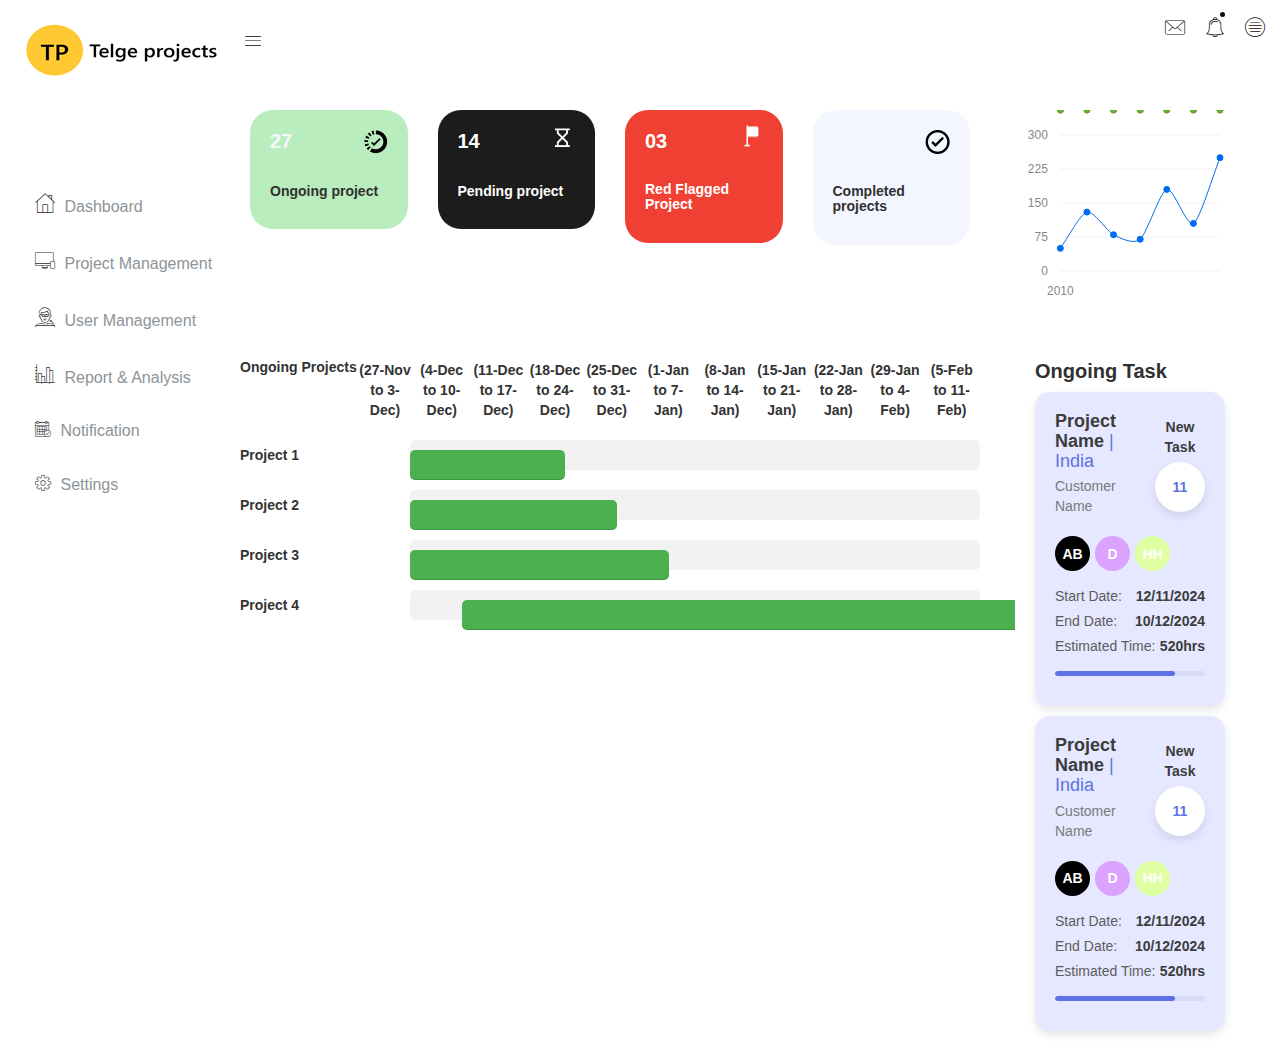
<file: index.html>
<!doctype html>
<html class="no-js" lang="en">

<head>
    <meta charset="utf-8">
    <meta http-equiv="x-ua-compatible" content="ie=edge">
    <title>Dashboard | Mitroz Technologies</title>
    <meta name="description" content="">
    <meta name="viewport" content="width=device-width, initial-scale=1">
    <!-- favicon
		============================================ -->
    <link rel="shortcut icon" type="image/x-icon" href="img/favicon.ico">
    <!-- Google Fonts
		============================================ -->
    <link href="https://fonts.googleapis.com/css?family=Roboto:100,300,400,700,900" rel="stylesheet">
    <!-- Bootstrap CSS
		============================================ -->
    <link rel="stylesheet" href="css/bootstrap.min.css">
    <!-- Bootstrap CSS
		============================================ -->
    <link rel="stylesheet" href="css/font-awesome.min.css">
    <!-- owl.carousel CSS
		============================================ -->
    <link rel="stylesheet" href="css/owl.carousel.css">
    <link rel="stylesheet" href="css/owl.theme.css">
    <link rel="stylesheet" href="css/owl.transitions.css">
    <link rel="stylesheet" href="css/custome.css">
    <!-- animate CSS
		============================================ -->
    <link rel="stylesheet" href="css/animate.css">
    <!-- normalize CSS
		============================================ -->
    <link rel="stylesheet" href="css/normalize.css">
    <!-- meanmenu icon CSS
		============================================ -->
    <link rel="stylesheet" href="css/meanmenu.min.css">
    <!-- main CSS
		============================================ -->
    <link rel="stylesheet" href="css/main.css">
    <!-- educate icon CSS
		============================================ -->
    <link rel="stylesheet" href="css/educate-custon-icon.css">
    <!-- morrisjs CSS
		============================================ -->
    <link rel="stylesheet" href="css/morrisjs/morris.css">
    <!-- mCustomScrollbar CSS
		============================================ -->
    <link rel="stylesheet" href="css/scrollbar/jquery.mCustomScrollbar.min.css">
    <!-- metisMenu CSS
		============================================ -->
    <link rel="stylesheet" href="css/metisMenu/metisMenu.min.css">
    <link rel="stylesheet" href="css/metisMenu/metisMenu-vertical.css">
    <!-- calendar CSS
		============================================ -->
    <link rel="stylesheet" href="css/calendar/fullcalendar.min.css">
    <link rel="stylesheet" href="css/calendar/fullcalendar.print.min.css">
    <!-- style CSS
		============================================ -->
    <link rel="stylesheet" href="style.css">
    <!-- responsive CSS
		============================================ -->
    <link rel="stylesheet" href="css/responsive.css">
    <!-- modernizr JS
		============================================ -->
    <script src="js/vendor/modernizr-2.8.3.min.js"></script>
    <style>
        /* General Container */
        .container-bar {
            margin: 20px;
            max-width: 100%;
        }

        /* Week Labels */
        .week-labels {
            display: flex;
            justify-content: space-between;
            margin-bottom: 20px;
            font-weight: bold;
            max-width: 100%;
        }

        .week-labels span {
            text-align: center;
            flex: 1;

        }

        /* Timeline Structure */
        .timeline-container {
            display: flex;
            flex-direction: column;
            gap: 20px;
            max-width: 100%;
        }

        .project-row {
            display: flex;
            align-items: center;
        }

        .project-name {
            width: 150px;
            font-weight: bold;
        }

        .timeline-bar-container {
            position: relative;
            flex-grow: 1;
            height: 30px;
            background-color: #f2f2f2;
            margin-left: 20px;
            border-radius: 5px;
            max-width: 80%;
        }

        .progress-bar {
            position: absolute;
            top: 0;
            left: 0;
            height: 100%;
            background-color: #4CAF50;
            border-radius: 5px;
            width: 100%;
        }



        /* 
        card css 
        */

        /* General card styling */
        .project-card {
            background-color: #e5e8ff;
            border-radius: 15px;
            padding: 20px;
            box-shadow: 0 4px 8px rgba(0, 0, 0, 0.1);
            font-family: 'Arial', sans-serif;
            transition: transform 0.3s ease, box-shadow 0.3s ease;
            margin-top: 10px;
        }

        .project-card:hover {
            transform: translateY(-5px);
            box-shadow: 0 8px 16px rgba(0, 0, 0, 0.2);
        }

        /* Card Header */
        .project-card-header {
            display: flex;
            justify-content: space-between;
            align-items: center;
        }

        .project-details h2 {
            font-size: 18px;
            margin: 0;
            font-weight: 600;
            color: #3c3c3c;
        }

        .project-details span {
            color: #5e72e4;
            font-weight: 400;
        }

        .project-details p {
            font-size: 14px;
            color: #7a7a7a;
            margin: 5px 0 0;
        }

        .task-summary {
            text-align: center;
        }

        .task-summary p {
            margin: 0;
            font-size: 14px;
            font-weight: 600;
            color: #3c3c3c;
        }

        .task-badge {
            background-color: #ffffff;
            border-radius: 50%;
            width: 50px;
            height: 50px;
            line-height: 50px;
            font-size: 14px;
            font-weight: 600;
            color: #5e72e4;
            margin: 5px auto 0;
            box-shadow: 0 4px 8px rgba(0, 0, 0, 0.1);
        }

        /* Card Body */
        .project-card-body {
            margin-top: 20px;
        }

        .team-avatars {
            display: flex;
            gap: 5px;
            margin-bottom: 15px;
        }

        .avatar {
            width: 35px;
            height: 35px;
            border-radius: 50%;
            color: #ffffff;
            font-size: 14px;
            font-weight: 600;
            display: flex;
            align-items: center;
            justify-content: center;
            text-transform: uppercase;
        }

        /* Project Information */
        .project-info p {
            font-size: 14px;
            color: #5c5c5c;
            margin: 5px 0;
            display: flex;
            justify-content: space-between;
        }

        .project-info span {
            font-weight: 600;
            color: #3c3c3c;
        }

        /* Progress Bar */
        .progress-container {
            margin-top: 15px;
            background-color: #d8dbf7;
            height: 5px;
            border-radius: 5px;
            overflow: hidden;
        }

        .progress-bar-fill {
            background-color: #5e72e4;
            height: 5px;
            width: 80%;
            /* Simulated progress */
            border-radius: 5px;
        }

        /* Responsive Design */
        @media (max-width: 768px) {
            .project-card {
                padding: 15px;
            }

            .project-details h2 {
                font-size: 16px;
            }

            .task-badge {
                text-align: center;
                width: 40px;
                height: 40px;
                line-height: 40px;
                font-size: 12px;
            }

            .project-info p {
                font-size: 13px;
            }

            .avatar {
                width: 30px;
                height: 30px;
                font-size: 12px;
            }
        }

        @media (max-width: 576px) {
            .project-card-header {
                flex-direction: column;
                align-items: flex-start;
            }

            .task-summary {
                text-align: left;
                margin-top: 10px;
            }

            .team-avatars {
                flex-wrap: wrap;
            }

            .project-info p {
                flex-direction: column;
            }

            .project-info span {
                margin-left: 0;
            }
        }
    </style>
</head>

<body>
    <!--[if lt IE 8]>
		<p class="browserupgrade">You are using an <strong>outdated</strong> browser. Please <a href="http://browsehappy.com/">upgrade your browser</a> to improve your experience.</p>
	<![endif]-->
    <!-- Start Left menu area -->
    <div class="left-sidebar-pro">
        <nav id="sidebar" class="">
            <div class="sidebar-header">
                <a href="index.html"><img class="main-logo" src="img/New/logo.png" alt="" /></a>
                <strong><a href="index.html"><img src="img/logo/logosn.png" alt="" /></a></strong>
            </div>
            <div class="left-custom-menu-adp-wrap comment-scrollbar">
                <nav class="sidebar-nav left-sidebar-menu-pro">
                    <ul class="metismenu" id="menu1">
                        <!-- <li class="active">
                            <a class="has-arrow" href="index.html">
								   <span class="educate-icon educate-home icon-wrap"></span>
								   <span class="mini-click-non">Dashboard</span>
								</a>
                            <ul class="submenu-angle" aria-expanded="true">
                                <li><a title="Dashboard v.1" href="index.html"><span class="mini-sub-pro">Dashboard v.1</span></a></li>
                                <li><a title="Dashboard v.2" href="index-1.html"><span class="mini-sub-pro">Dashboard v.2</span></a></li>
                                <li><a title="Dashboard v.3" href="index-2.html"><span class="mini-sub-pro">Dashboard v.3</span></a></li>
                                <li><a title="Analytics" href="analytics.html"><span class="mini-sub-pro">Analytics</span></a></li>
                                <li><a title="Widgets" href="widgets.html"><span class="mini-sub-pro">Widgets</span></a></li>
                            </ul>
                        </li> -->

                        <li class="active">
                            <a style="margin-top: 100px;" href="index.html"><span
                                    class="educate-icon educate-home icon-wrap"></span> <span
                                    class="mini-click-non">Dashboard</span></a>
                        </li>

                        <li>
                            <a title="Landing Page" href="ProjectManagement.html" aria-expanded="false"><span
                                    class="educate-icon educate-apps icon-wrap" aria-hidden="true"></span> <span
                                    class="mini-click-non">Project Management</span></a>
                        </li>

                        <li>
                            <a title="Landing Page" href="user_management.html" aria-expanded="false"><span
                                    class="educate-icon educate-professor icon-wrap" aria-hidden="true"></span> <span
                                    class="mini-click-non">User Management</span></a>
                        </li>

                        <li>
                            <a title="Landing Page" href="project_report.html" aria-expanded="false"><span
                                    class="educate-icon educate-charts icon-wrap" aria-hidden="true"></span> <span
                                    class="mini-click-non">Report & Analysis</span></a>
                        </li>

                        <li>
                            <a title="Landing Page" href="index.html" aria-expanded="false"><span
                                    class="educate-icon educate-event icon-wrap sub-icon-mg" aria-hidden="true"></span>
                                <span class="mini-click-non">Notification</span></a>
                        </li>

                        <li>
                            <a title="Landing Page" href="index.html" aria-expanded="false"><span
                                    class="educate-icon educate-settings icon-wrap sub-icon-mg"
                                    aria-hidden="true"></span> <span class="mini-click-non">Settings</span></a>
                        </li>


                    </ul>
                </nav>
            </div>
        </nav>
    </div>
    <!-- End Left menu area -->
    <!-- Start Welcome area -->
    <div class="all-content-wrapper">
        <div class="container-fluid">
            <div class="row">
                <div class="col-lg-12 col-md-12 col-sm-12 col-xs-12">
                    <div class="logo-pro">
                        <a href="index.html"><img class="main-logo" src="img/logo/logo.png" alt="" /></a>
                    </div>
                </div>
            </div>
        </div>
        <div class="header-advance-area">
            <div class="header-top-area">
                <div class="container-fluid">
                    <div class="row">
                        <div class="col-lg-12 col-md-12 col-sm-12 col-xs-12">
                            <div class="header-top-wraper">
                                <div class="row">
                                    <div class="col-lg-1 col-md-0 col-sm-1 col-xs-12">
                                        <div class="menu-switcher-pro">
                                            <button type="button" id="sidebarCollapse"
                                                class="btn bar-button-pro header-drl-controller-btn btn-info navbar-btn">
                                                <i class="educate-icon educate-nav"></i>
                                            </button>
                                        </div>
                                    </div>
                                    <div class="col-lg-6 col-md-7 col-sm-6 col-xs-12">
                                        <div class="header-top-menu tabl-d-n">
                                            <!-- <ul class="nav navbar-nav mai-top-nav">
                                                <li class="nav-item"><a href="#" class="nav-link">Home</a>
                                                </li>
                                                <li class="nav-item"><a href="#" class="nav-link">About</a>
                                                </li>
                                                <li class="nav-item"><a href="#" class="nav-link">Services</a>
                                                </li>
                                                <li class="nav-item dropdown res-dis-nn">
                                                    <a href="#" data-toggle="dropdown" role="button" aria-expanded="false" class="nav-link dropdown-toggle">Project <span class="angle-down-topmenu"><i class="fa fa-angle-down"></i></span></a>
                                                    <div role="menu" class="dropdown-menu animated zoomIn">
                                                        <a href="#" class="dropdown-item">Documentation</a>
                                                        <a href="#" class="dropdown-item">Expert Backend</a>
                                                        <a href="#" class="dropdown-item">Expert FrontEnd</a>
                                                        <a href="#" class="dropdown-item">Contact Support</a>
                                                    </div>
                                                </li>
                                                <li class="nav-item"><a href="#" class="nav-link">Support</a>
                                                </li>
                                            </ul> -->
                                        </div>
                                    </div>
                                    <div class="col-lg-5 col-md-5 col-sm-12 col-xs-12">
                                        <div class="header-right-info">
                                            <ul class="nav navbar-nav mai-top-nav header-right-menu">
                                                <li class="nav-item dropdown">
                                                    <a href="#" data-toggle="dropdown" role="button"
                                                        aria-expanded="false" class="nav-link dropdown-toggle"><i
                                                            class="educate-icon educate-message edu-chat-pro"
                                                            aria-hidden="true"></i><span
                                                            class="indicator-ms"></span></a>
                                                    <div role="menu"
                                                        class="author-message-top dropdown-menu animated zoomIn">
                                                        <div class="message-single-top">
                                                            <h1>Message</h1>
                                                        </div>
                                                        <ul class="message-menu">
                                                            <li>
                                                                <a href="#">
                                                                    <div class="message-img">
                                                                        <img src="img/contact/1.jpg" alt="">
                                                                    </div>
                                                                    <div class="message-content">
                                                                        <span class="message-date">16 Sept</span>
                                                                        <h2>Advanda Cro</h2>
                                                                        <p>Please done this project as soon possible.
                                                                        </p>
                                                                    </div>
                                                                </a>
                                                            </li>
                                                            <li>
                                                                <a href="#">
                                                                    <div class="message-img">
                                                                        <img src="img/contact/4.jpg" alt="">
                                                                    </div>
                                                                    <div class="message-content">
                                                                        <span class="message-date">16 Sept</span>
                                                                        <h2>Sulaiman din</h2>
                                                                        <p>Please done this project as soon possible.
                                                                        </p>
                                                                    </div>
                                                                </a>
                                                            </li>
                                                            <li>
                                                                <a href="#">
                                                                    <div class="message-img">
                                                                        <img src="img/contact/3.jpg" alt="">
                                                                    </div>
                                                                    <div class="message-content">
                                                                        <span class="message-date">16 Sept</span>
                                                                        <h2>Victor Jara</h2>
                                                                        <p>Please done this project as soon possible.
                                                                        </p>
                                                                    </div>
                                                                </a>
                                                            </li>
                                                            <li>
                                                                <a href="#">
                                                                    <div class="message-img">
                                                                        <img src="img/contact/2.jpg" alt="">
                                                                    </div>
                                                                    <div class="message-content">
                                                                        <span class="message-date">16 Sept</span>
                                                                        <h2>Victor Jara</h2>
                                                                        <p>Please done this project as soon possible.
                                                                        </p>
                                                                    </div>
                                                                </a>
                                                            </li>
                                                        </ul>
                                                        <div class="message-view">
                                                            <a href="#">View All Messages</a>
                                                        </div>
                                                    </div>
                                                </li>
                                                <li class="nav-item"><a href="#" data-toggle="dropdown" role="button"
                                                        aria-expanded="false" class="nav-link dropdown-toggle"><i
                                                            class="educate-icon educate-bell"
                                                            aria-hidden="true"></i><span
                                                            class="indicator-nt"></span></a>
                                                    <div role="menu"
                                                        class="notification-author dropdown-menu animated zoomIn">
                                                        <div class="notification-single-top">
                                                            <h1>Notifications</h1>
                                                        </div>
                                                        <ul class="notification-menu">
                                                            <li>
                                                                <a href="#">
                                                                    <div class="notification-icon">
                                                                        <i class="educate-icon educate-checked edu-checked-pro admin-check-pro"
                                                                            aria-hidden="true"></i>
                                                                    </div>
                                                                    <div class="notification-content">
                                                                        <span class="notification-date">16 Sept</span>
                                                                        <h2>Advanda Cro</h2>
                                                                        <p>Please done this project as soon possible.
                                                                        </p>
                                                                    </div>
                                                                </a>
                                                            </li>
                                                            <li>
                                                                <a href="#">
                                                                    <div class="notification-icon">
                                                                        <i class="fa fa-cloud edu-cloud-computing-down"
                                                                            aria-hidden="true"></i>
                                                                    </div>
                                                                    <div class="notification-content">
                                                                        <span class="notification-date">16 Sept</span>
                                                                        <h2>Sulaiman din</h2>
                                                                        <p>Please done this project as soon possible.
                                                                        </p>
                                                                    </div>
                                                                </a>
                                                            </li>
                                                            <li>
                                                                <a href="#">
                                                                    <div class="notification-icon">
                                                                        <i class="fa fa-eraser edu-shield"
                                                                            aria-hidden="true"></i>
                                                                    </div>
                                                                    <div class="notification-content">
                                                                        <span class="notification-date">16 Sept</span>
                                                                        <h2>Victor Jara</h2>
                                                                        <p>Please done this project as soon possible.
                                                                        </p>
                                                                    </div>
                                                                </a>
                                                            </li>
                                                            <li>
                                                                <a href="#">
                                                                    <div class="notification-icon">
                                                                        <i class="fa fa-line-chart edu-analytics-arrow"
                                                                            aria-hidden="true"></i>
                                                                    </div>
                                                                    <div class="notification-content">
                                                                        <span class="notification-date">16 Sept</span>
                                                                        <h2>Victor Jara</h2>
                                                                        <p>Please done this project as soon possible.
                                                                        </p>
                                                                    </div>
                                                                </a>
                                                            </li>
                                                        </ul>
                                                        <div class="notification-view">
                                                            <a href="#">View All Notification</a>
                                                        </div>
                                                    </div>
                                                </li>
                                                <!-- <li class="nav-item">
                                                    <a href="#" data-toggle="dropdown" role="button" aria-expanded="false" class="nav-link dropdown-toggle">
															<img src="img/product/pro4.jpg" alt="" />
															<span class="admin-name">Prof.Anderson</span>
															<i class="fa fa-angle-down edu-icon edu-down-arrow"></i>
														</a>
                                                    <ul role="menu" class="dropdown-header-top author-log dropdown-menu animated zoomIn">
                                                        <li><a href="#"><span class="edu-icon edu-home-admin author-log-ic"></span>My Account</a>
                                                        </li>
                                                        <li><a href="#"><span class="edu-icon edu-user-rounded author-log-ic"></span>My Profile</a>
                                                        </li>
                                                        <li><a href="#"><span class="edu-icon edu-money author-log-ic"></span>User Billing</a>
                                                        </li>
                                                        <li><a href="#"><span class="edu-icon edu-settings author-log-ic"></span>Settings</a>
                                                        </li>
                                                        <li><a href="#"><span class="edu-icon edu-locked author-log-ic"></span>Log Out</a>
                                                        </li>
                                                    </ul>
                                                </li> -->
                                                <li class="nav-item nav-setting-open"><a href="#" data-toggle="dropdown"
                                                        role="button" aria-expanded="false"
                                                        class="nav-link dropdown-toggle"><i
                                                            class="educate-icon educate-menu"></i></a>

                                                    <div role="menu"
                                                        class="admintab-wrap menu-setting-wrap menu-setting-wrap-bg dropdown-menu animated zoomIn">
                                                        <ul class="nav nav-tabs custon-set-tab">
                                                            <li class="active"><a data-toggle="tab"
                                                                    href="#Notes">Notes</a>
                                                            </li>
                                                            <li><a data-toggle="tab" href="#Projects">Projects</a>
                                                            </li>
                                                            <li><a data-toggle="tab" href="#Settings">Settings</a>
                                                            </li>
                                                        </ul>

                                                        <div class="tab-content custom-bdr-nt">
                                                            <div id="Notes" class="tab-pane fade in active">
                                                                <div class="notes-area-wrap">
                                                                    <div class="note-heading-indicate">
                                                                        <h2><i class="fa fa-comments-o"></i> Latest
                                                                            Notes</h2>
                                                                        <p>You have 10 new message.</p>
                                                                    </div>
                                                                    <div class="notes-list-area notes-menu-scrollbar">
                                                                        <ul class="notes-menu-list">
                                                                            <li>
                                                                                <a href="#">
                                                                                    <div class="notes-list-flow">
                                                                                        <div class="notes-img">
                                                                                            <img src="img/contact/4.jpg"
                                                                                                alt="" />
                                                                                        </div>
                                                                                        <div class="notes-content">
                                                                                            <p> The point of using Lorem
                                                                                                Ipsum is that it has a
                                                                                                more-or-less normal.</p>
                                                                                            <span>Yesterday 2:45
                                                                                                pm</span>
                                                                                        </div>
                                                                                    </div>
                                                                                </a>
                                                                            </li>
                                                                            <li>
                                                                                <a href="#">
                                                                                    <div class="notes-list-flow">
                                                                                        <div class="notes-img">
                                                                                            <img src="img/contact/1.jpg"
                                                                                                alt="" />
                                                                                        </div>
                                                                                        <div class="notes-content">
                                                                                            <p> The point of using Lorem
                                                                                                Ipsum is that it has a
                                                                                                more-or-less normal.</p>
                                                                                            <span>Yesterday 2:45
                                                                                                pm</span>
                                                                                        </div>
                                                                                    </div>
                                                                                </a>
                                                                            </li>
                                                                            <li>
                                                                                <a href="#">
                                                                                    <div class="notes-list-flow">
                                                                                        <div class="notes-img">
                                                                                            <img src="img/contact/2.jpg"
                                                                                                alt="" />
                                                                                        </div>
                                                                                        <div class="notes-content">
                                                                                            <p> The point of using Lorem
                                                                                                Ipsum is that it has a
                                                                                                more-or-less normal.</p>
                                                                                            <span>Yesterday 2:45
                                                                                                pm</span>
                                                                                        </div>
                                                                                    </div>
                                                                                </a>
                                                                            </li>
                                                                            <li>
                                                                                <a href="#">
                                                                                    <div class="notes-list-flow">
                                                                                        <div class="notes-img">
                                                                                            <img src="img/contact/3.jpg"
                                                                                                alt="" />
                                                                                        </div>
                                                                                        <div class="notes-content">
                                                                                            <p> The point of using Lorem
                                                                                                Ipsum is that it has a
                                                                                                more-or-less normal.</p>
                                                                                            <span>Yesterday 2:45
                                                                                                pm</span>
                                                                                        </div>
                                                                                    </div>
                                                                                </a>
                                                                            </li>
                                                                            <li>
                                                                                <a href="#">
                                                                                    <div class="notes-list-flow">
                                                                                        <div class="notes-img">
                                                                                            <img src="img/contact/4.jpg"
                                                                                                alt="" />
                                                                                        </div>
                                                                                        <div class="notes-content">
                                                                                            <p> The point of using Lorem
                                                                                                Ipsum is that it has a
                                                                                                more-or-less normal.</p>
                                                                                            <span>Yesterday 2:45
                                                                                                pm</span>
                                                                                        </div>
                                                                                    </div>
                                                                                </a>
                                                                            </li>
                                                                            <li>
                                                                                <a href="#">
                                                                                    <div class="notes-list-flow">
                                                                                        <div class="notes-img">
                                                                                            <img src="img/contact/1.jpg"
                                                                                                alt="" />
                                                                                        </div>
                                                                                        <div class="notes-content">
                                                                                            <p> The point of using Lorem
                                                                                                Ipsum is that it has a
                                                                                                more-or-less normal.</p>
                                                                                            <span>Yesterday 2:45
                                                                                                pm</span>
                                                                                        </div>
                                                                                    </div>
                                                                                </a>
                                                                            </li>
                                                                            <li>
                                                                                <a href="#">
                                                                                    <div class="notes-list-flow">
                                                                                        <div class="notes-img">
                                                                                            <img src="img/contact/2.jpg"
                                                                                                alt="" />
                                                                                        </div>
                                                                                        <div class="notes-content">
                                                                                            <p> The point of using Lorem
                                                                                                Ipsum is that it has a
                                                                                                more-or-less normal.</p>
                                                                                            <span>Yesterday 2:45
                                                                                                pm</span>
                                                                                        </div>
                                                                                    </div>
                                                                                </a>
                                                                            </li>
                                                                            <li>
                                                                                <a href="#">
                                                                                    <div class="notes-list-flow">
                                                                                        <div class="notes-img">
                                                                                            <img src="img/contact/1.jpg"
                                                                                                alt="" />
                                                                                        </div>
                                                                                        <div class="notes-content">
                                                                                            <p> The point of using Lorem
                                                                                                Ipsum is that it has a
                                                                                                more-or-less normal.</p>
                                                                                            <span>Yesterday 2:45
                                                                                                pm</span>
                                                                                        </div>
                                                                                    </div>
                                                                                </a>
                                                                            </li>
                                                                            <li>
                                                                                <a href="#">
                                                                                    <div class="notes-list-flow">
                                                                                        <div class="notes-img">
                                                                                            <img src="img/contact/2.jpg"
                                                                                                alt="" />
                                                                                        </div>
                                                                                        <div class="notes-content">
                                                                                            <p> The point of using Lorem
                                                                                                Ipsum is that it has a
                                                                                                more-or-less normal.</p>
                                                                                            <span>Yesterday 2:45
                                                                                                pm</span>
                                                                                        </div>
                                                                                    </div>
                                                                                </a>
                                                                            </li>
                                                                            <li>
                                                                                <a href="#">
                                                                                    <div class="notes-list-flow">
                                                                                        <div class="notes-img">
                                                                                            <img src="img/contact/3.jpg"
                                                                                                alt="" />
                                                                                        </div>
                                                                                        <div class="notes-content">
                                                                                            <p> The point of using Lorem
                                                                                                Ipsum is that it has a
                                                                                                more-or-less normal.</p>
                                                                                            <span>Yesterday 2:45
                                                                                                pm</span>
                                                                                        </div>
                                                                                    </div>
                                                                                </a>
                                                                            </li>
                                                                        </ul>
                                                                    </div>
                                                                </div>
                                                            </div>
                                                            <div id="Projects" class="tab-pane fade">
                                                                <div class="projects-settings-wrap">
                                                                    <div class="note-heading-indicate">
                                                                        <h2><i class="fa fa-cube"></i> Latest projects
                                                                        </h2>
                                                                        <p> You have 20 projects. 5 not completed.</p>
                                                                    </div>
                                                                    <div
                                                                        class="project-st-list-area project-st-menu-scrollbar">
                                                                        <ul class="projects-st-menu-list">
                                                                            <li>
                                                                                <a href="#">
                                                                                    <div class="project-list-flow">
                                                                                        <div
                                                                                            class="projects-st-heading">
                                                                                            <h2>Web Development</h2>
                                                                                            <p> The point of using Lorem
                                                                                                Ipsum is that it has a
                                                                                                more or less normal.</p>
                                                                                            <span
                                                                                                class="project-st-time">1
                                                                                                hours ago</span>
                                                                                        </div>
                                                                                        <div
                                                                                            class="projects-st-content">
                                                                                            <p>Completion with: 28%</p>
                                                                                            <div
                                                                                                class="progress progress-mini">
                                                                                                <div style="width: 28%;"
                                                                                                    class="progress-bar progress-bar-danger hd-tp-1">
                                                                                                </div>
                                                                                            </div>
                                                                                            <p>Project end: 4:00 pm -
                                                                                                12.06.2014</p>
                                                                                        </div>
                                                                                    </div>
                                                                                </a>
                                                                            </li>
                                                                            <li>
                                                                                <a href="#">
                                                                                    <div class="project-list-flow">
                                                                                        <div
                                                                                            class="projects-st-heading">
                                                                                            <h2>Software Development
                                                                                            </h2>
                                                                                            <p> The point of using Lorem
                                                                                                Ipsum is that it has a
                                                                                                more or less normal.</p>
                                                                                            <span
                                                                                                class="project-st-time">2
                                                                                                hours ago</span>
                                                                                        </div>
                                                                                        <div
                                                                                            class="projects-st-content project-rating-cl">
                                                                                            <p>Completion with: 68%</p>
                                                                                            <div
                                                                                                class="progress progress-mini">
                                                                                                <div style="width: 68%;"
                                                                                                    class="progress-bar hd-tp-2">
                                                                                                </div>
                                                                                            </div>
                                                                                            <p>Project end: 4:00 pm -
                                                                                                12.06.2014</p>
                                                                                        </div>
                                                                                    </div>
                                                                                </a>
                                                                            </li>
                                                                            <li>
                                                                                <a href="#">
                                                                                    <div class="project-list-flow">
                                                                                        <div
                                                                                            class="projects-st-heading">
                                                                                            <h2>Graphic Design</h2>
                                                                                            <p> The point of using Lorem
                                                                                                Ipsum is that it has a
                                                                                                more or less normal.</p>
                                                                                            <span
                                                                                                class="project-st-time">3
                                                                                                hours ago</span>
                                                                                        </div>
                                                                                        <div
                                                                                            class="projects-st-content">
                                                                                            <p>Completion with: 78%</p>
                                                                                            <div
                                                                                                class="progress progress-mini">
                                                                                                <div style="width: 78%;"
                                                                                                    class="progress-bar hd-tp-3">
                                                                                                </div>
                                                                                            </div>
                                                                                            <p>Project end: 4:00 pm -
                                                                                                12.06.2014</p>
                                                                                        </div>
                                                                                    </div>
                                                                                </a>
                                                                            </li>
                                                                            <li>
                                                                                <a href="#">
                                                                                    <div class="project-list-flow">
                                                                                        <div
                                                                                            class="projects-st-heading">
                                                                                            <h2>Web Design</h2>
                                                                                            <p> The point of using Lorem
                                                                                                Ipsum is that it has a
                                                                                                more or less normal.</p>
                                                                                            <span
                                                                                                class="project-st-time">4
                                                                                                hours ago</span>
                                                                                        </div>
                                                                                        <div
                                                                                            class="projects-st-content project-rating-cl2">
                                                                                            <p>Completion with: 38%</p>
                                                                                            <div
                                                                                                class="progress progress-mini">
                                                                                                <div style="width: 38%;"
                                                                                                    class="progress-bar progress-bar-danger hd-tp-4">
                                                                                                </div>
                                                                                            </div>
                                                                                            <p>Project end: 4:00 pm -
                                                                                                12.06.2014</p>
                                                                                        </div>
                                                                                    </div>
                                                                                </a>
                                                                            </li>
                                                                            <li>
                                                                                <a href="#">
                                                                                    <div class="project-list-flow">
                                                                                        <div
                                                                                            class="projects-st-heading">
                                                                                            <h2>Business Card</h2>
                                                                                            <p> The point of using Lorem
                                                                                                Ipsum is that it has a
                                                                                                more or less normal.</p>
                                                                                            <span
                                                                                                class="project-st-time">5
                                                                                                hours ago</span>
                                                                                        </div>
                                                                                        <div
                                                                                            class="projects-st-content">
                                                                                            <p>Completion with: 28%</p>
                                                                                            <div
                                                                                                class="progress progress-mini">
                                                                                                <div style="width: 28%;"
                                                                                                    class="progress-bar progress-bar-danger hd-tp-5">
                                                                                                </div>
                                                                                            </div>
                                                                                            <p>Project end: 4:00 pm -
                                                                                                12.06.2014</p>
                                                                                        </div>
                                                                                    </div>
                                                                                </a>
                                                                            </li>
                                                                            <li>
                                                                                <a href="#">
                                                                                    <div class="project-list-flow">
                                                                                        <div
                                                                                            class="projects-st-heading">
                                                                                            <h2>Ecommerce Business</h2>
                                                                                            <p> The point of using Lorem
                                                                                                Ipsum is that it has a
                                                                                                more or less normal.</p>
                                                                                            <span
                                                                                                class="project-st-time">6
                                                                                                hours ago</span>
                                                                                        </div>
                                                                                        <div
                                                                                            class="projects-st-content project-rating-cl">
                                                                                            <p>Completion with: 68%</p>
                                                                                            <div
                                                                                                class="progress progress-mini">
                                                                                                <div style="width: 68%;"
                                                                                                    class="progress-bar hd-tp-6">
                                                                                                </div>
                                                                                            </div>
                                                                                            <p>Project end: 4:00 pm -
                                                                                                12.06.2014</p>
                                                                                        </div>
                                                                                    </div>
                                                                                </a>
                                                                            </li>
                                                                            <li>
                                                                                <a href="#">
                                                                                    <div class="project-list-flow">
                                                                                        <div
                                                                                            class="projects-st-heading">
                                                                                            <h2>Woocommerce Plugin</h2>
                                                                                            <p> The point of using Lorem
                                                                                                Ipsum is that it has a
                                                                                                more or less normal.</p>
                                                                                            <span
                                                                                                class="project-st-time">7
                                                                                                hours ago</span>
                                                                                        </div>
                                                                                        <div
                                                                                            class="projects-st-content">
                                                                                            <p>Completion with: 78%</p>
                                                                                            <div
                                                                                                class="progress progress-mini">
                                                                                                <div style="width: 78%;"
                                                                                                    class="progress-bar">
                                                                                                </div>
                                                                                            </div>
                                                                                            <p>Project end: 4:00 pm -
                                                                                                12.06.2014</p>
                                                                                        </div>
                                                                                    </div>
                                                                                </a>
                                                                            </li>
                                                                            <li>
                                                                                <a href="#">
                                                                                    <div class="project-list-flow">
                                                                                        <div
                                                                                            class="projects-st-heading">
                                                                                            <h2>Wordpress Theme</h2>
                                                                                            <p> The point of using Lorem
                                                                                                Ipsum is that it has a
                                                                                                more or less normal.</p>
                                                                                            <span
                                                                                                class="project-st-time">9
                                                                                                hours ago</span>
                                                                                        </div>
                                                                                        <div
                                                                                            class="projects-st-content project-rating-cl2">
                                                                                            <p>Completion with: 38%</p>
                                                                                            <div
                                                                                                class="progress progress-mini">
                                                                                                <div style="width: 38%;"
                                                                                                    class="progress-bar progress-bar-danger">
                                                                                                </div>
                                                                                            </div>
                                                                                            <p>Project end: 4:00 pm -
                                                                                                12.06.2014</p>
                                                                                        </div>
                                                                                    </div>
                                                                                </a>
                                                                            </li>
                                                                        </ul>
                                                                    </div>
                                                                </div>
                                                            </div>
                                                            <div id="Settings" class="tab-pane fade">
                                                                <div class="setting-panel-area">
                                                                    <div class="note-heading-indicate">
                                                                        <h2><i class="fa fa-gears"></i> Settings Panel
                                                                        </h2>
                                                                        <p> You have 20 Settings. 5 not completed.</p>
                                                                    </div>
                                                                    <ul class="setting-panel-list">
                                                                        <li>
                                                                            <div class="checkbox-setting-pro">
                                                                                <div class="checkbox-title-pro">
                                                                                    <h2>Show notifications</h2>
                                                                                    <div class="ts-custom-check">
                                                                                        <div class="onoffswitch">
                                                                                            <input type="checkbox"
                                                                                                name="collapsemenu"
                                                                                                class="onoffswitch-checkbox"
                                                                                                id="example">
                                                                                            <label
                                                                                                class="onoffswitch-label"
                                                                                                for="example">
                                                                                                <span
                                                                                                    class="onoffswitch-inner"></span>
                                                                                                <span
                                                                                                    class="onoffswitch-switch"></span>
                                                                                            </label>
                                                                                        </div>
                                                                                    </div>
                                                                                </div>
                                                                            </div>
                                                                        </li>
                                                                        <li>
                                                                            <div class="checkbox-setting-pro">
                                                                                <div class="checkbox-title-pro">
                                                                                    <h2>Disable Chat</h2>
                                                                                    <div class="ts-custom-check">
                                                                                        <div class="onoffswitch">
                                                                                            <input type="checkbox"
                                                                                                name="collapsemenu"
                                                                                                class="onoffswitch-checkbox"
                                                                                                id="example3">
                                                                                            <label
                                                                                                class="onoffswitch-label"
                                                                                                for="example3">
                                                                                                <span
                                                                                                    class="onoffswitch-inner"></span>
                                                                                                <span
                                                                                                    class="onoffswitch-switch"></span>
                                                                                            </label>
                                                                                        </div>
                                                                                    </div>
                                                                                </div>
                                                                            </div>
                                                                        </li>
                                                                        <li>
                                                                            <div class="checkbox-setting-pro">
                                                                                <div class="checkbox-title-pro">
                                                                                    <h2>Enable history</h2>
                                                                                    <div class="ts-custom-check">
                                                                                        <div class="onoffswitch">
                                                                                            <input type="checkbox"
                                                                                                name="collapsemenu"
                                                                                                class="onoffswitch-checkbox"
                                                                                                id="example4">
                                                                                            <label
                                                                                                class="onoffswitch-label"
                                                                                                for="example4">
                                                                                                <span
                                                                                                    class="onoffswitch-inner"></span>
                                                                                                <span
                                                                                                    class="onoffswitch-switch"></span>
                                                                                            </label>
                                                                                        </div>
                                                                                    </div>
                                                                                </div>
                                                                            </div>
                                                                        </li>
                                                                        <li>
                                                                            <div class="checkbox-setting-pro">
                                                                                <div class="checkbox-title-pro">
                                                                                    <h2>Show charts</h2>
                                                                                    <div class="ts-custom-check">
                                                                                        <div class="onoffswitch">
                                                                                            <input type="checkbox"
                                                                                                name="collapsemenu"
                                                                                                class="onoffswitch-checkbox"
                                                                                                id="example7">
                                                                                            <label
                                                                                                class="onoffswitch-label"
                                                                                                for="example7">
                                                                                                <span
                                                                                                    class="onoffswitch-inner"></span>
                                                                                                <span
                                                                                                    class="onoffswitch-switch"></span>
                                                                                            </label>
                                                                                        </div>
                                                                                    </div>
                                                                                </div>
                                                                            </div>
                                                                        </li>
                                                                        <li>
                                                                            <div class="checkbox-setting-pro">
                                                                                <div class="checkbox-title-pro">
                                                                                    <h2>Update everyday</h2>
                                                                                    <div class="ts-custom-check">
                                                                                        <div class="onoffswitch">
                                                                                            <input type="checkbox"
                                                                                                name="collapsemenu"
                                                                                                checked=""
                                                                                                class="onoffswitch-checkbox"
                                                                                                id="example2">
                                                                                            <label
                                                                                                class="onoffswitch-label"
                                                                                                for="example2">
                                                                                                <span
                                                                                                    class="onoffswitch-inner"></span>
                                                                                                <span
                                                                                                    class="onoffswitch-switch"></span>
                                                                                            </label>
                                                                                        </div>
                                                                                    </div>
                                                                                </div>
                                                                            </div>
                                                                        </li>
                                                                        <li>
                                                                            <div class="checkbox-setting-pro">
                                                                                <div class="checkbox-title-pro">
                                                                                    <h2>Global search</h2>
                                                                                    <div class="ts-custom-check">
                                                                                        <div class="onoffswitch">
                                                                                            <input type="checkbox"
                                                                                                name="collapsemenu"
                                                                                                checked=""
                                                                                                class="onoffswitch-checkbox"
                                                                                                id="example6">
                                                                                            <label
                                                                                                class="onoffswitch-label"
                                                                                                for="example6">
                                                                                                <span
                                                                                                    class="onoffswitch-inner"></span>
                                                                                                <span
                                                                                                    class="onoffswitch-switch"></span>
                                                                                            </label>
                                                                                        </div>
                                                                                    </div>
                                                                                </div>
                                                                            </div>
                                                                        </li>
                                                                        <li>
                                                                            <div class="checkbox-setting-pro">
                                                                                <div class="checkbox-title-pro">
                                                                                    <h2>Offline users</h2>
                                                                                    <div class="ts-custom-check">
                                                                                        <div class="onoffswitch">
                                                                                            <input type="checkbox"
                                                                                                name="collapsemenu"
                                                                                                checked=""
                                                                                                class="onoffswitch-checkbox"
                                                                                                id="example5">
                                                                                            <label
                                                                                                class="onoffswitch-label"
                                                                                                for="example5">
                                                                                                <span
                                                                                                    class="onoffswitch-inner"></span>
                                                                                                <span
                                                                                                    class="onoffswitch-switch"></span>
                                                                                            </label>
                                                                                        </div>
                                                                                    </div>
                                                                                </div>
                                                                            </div>
                                                                        </li>
                                                                    </ul>

                                                                </div>
                                                            </div>
                                                        </div>
                                                    </div>
                                                </li>
                                            </ul>
                                        </div>
                                    </div>
                                </div>
                            </div>
                        </div>
                    </div>
                </div>
            </div>
            <!-- Mobile Menu start -->
            <div class="mobile-menu-area">
                <div class="container">
                    <div class="row">
                        <div class="col-lg-12 col-md-12 col-sm-12 col-xs-12">
                            <div class="mobile-menu">
                                <nav id="dropdown">
                                    <ul class="mobile-menu-nav">
                                        <li><a data-toggle="collapse" data-target="#Charts" href="#">Home <span
                                                    class="admin-project-icon edu-icon edu-down-arrow"></span></a>
                                            <ul class="collapse dropdown-header-top">
                                                <li><a href="index.html">Dashboard v.1</a></li>
                                                <li><a href="index-1.html">Dashboard v.2</a></li>
                                                <li><a href="index-3.html">Dashboard v.3</a></li>
                                                <li><a href="analytics.html">Analytics</a></li>
                                                <li><a href="widgets.html">Widgets</a></li>
                                            </ul>
                                        </li>
                                        <li><a href="events.html">Event</a></li>
                                        <li><a data-toggle="collapse" data-target="#demoevent" href="#">Professors <span
                                                    class="admin-project-icon edu-icon edu-down-arrow"></span></a>
                                            <ul id="demoevent" class="collapse dropdown-header-top">
                                                <li><a href="all-professors.html">All Professors</a>
                                                </li>
                                                <li><a href="add-professor.html">Add Professor</a>
                                                </li>
                                                <li><a href="edit-professor.html">Edit Professor</a>
                                                </li>
                                                <li><a href="professor-profile.html">Professor Profile</a>
                                                </li>
                                            </ul>
                                        </li>
                                        <li><a data-toggle="collapse" data-target="#demopro" href="#">Students <span
                                                    class="admin-project-icon edu-icon edu-down-arrow"></span></a>
                                            <ul id="demopro" class="collapse dropdown-header-top">
                                                <li><a href="all-students.html">All Students</a>
                                                </li>
                                                <li><a href="add-student.html">Add Student</a>
                                                </li>
                                                <li><a href="edit-student.html">Edit Student</a>
                                                </li>
                                                <li><a href="student-profile.html">Student Profile</a>
                                                </li>
                                            </ul>
                                        </li>
                                        <li><a data-toggle="collapse" data-target="#democrou" href="#">Courses <span
                                                    class="admin-project-icon edu-icon edu-down-arrow"></span></a>
                                            <ul id="democrou" class="collapse dropdown-header-top">
                                                <li><a href="all-courses.html">All Courses</a>
                                                </li>
                                                <li><a href="add-course.html">Add Course</a>
                                                </li>
                                                <li><a href="edit-course.html">Edit Course</a>
                                                </li>
                                                <li><a href="course-profile.html">Courses Info</a>
                                                </li>
                                                <li><a href="course-payment.html">Courses Payment</a>
                                                </li>
                                            </ul>
                                        </li>
                                        <li><a data-toggle="collapse" data-target="#demolibra" href="#">Library <span
                                                    class="admin-project-icon edu-icon edu-down-arrow"></span></a>
                                            <ul id="demolibra" class="collapse dropdown-header-top">
                                                <li><a href="library-assets.html">Library Assets</a>
                                                </li>
                                                <li><a href="add-library-assets.html">Add Library Asset</a>
                                                </li>
                                                <li><a href="edit-library-assets.html">Edit Library Asset</a>
                                                </li>
                                            </ul>
                                        </li>
                                        <li><a data-toggle="collapse" data-target="#demodepart" href="#">Departments
                                                <span class="admin-project-icon edu-icon edu-down-arrow"></span></a>
                                            <ul id="demodepart" class="collapse dropdown-header-top">
                                                <li><a href="departments.html">Departments List</a>
                                                </li>
                                                <li><a href="add-department.html">Add Departments</a>
                                                </li>
                                                <li><a href="edit-department.html">Edit Departments</a>
                                                </li>
                                            </ul>
                                        </li>
                                        <li><a data-toggle="collapse" data-target="#demo" href="#">Mailbox <span
                                                    class="admin-project-icon edu-icon edu-down-arrow"></span></a>
                                            <ul id="demo" class="collapse dropdown-header-top">
                                                <li><a href="mailbox.html">Inbox</a>
                                                </li>
                                                <li><a href="mailbox-view.html">View Mail</a>
                                                </li>
                                                <li><a href="mailbox-compose.html">Compose Mail</a>
                                                </li>
                                            </ul>
                                        </li>
                                        <li><a data-toggle="collapse" data-target="#Miscellaneousmob" href="#">Interface
                                                <span class="admin-project-icon edu-icon edu-down-arrow"></span></a>
                                            <ul id="Miscellaneousmob" class="collapse dropdown-header-top">
                                                <li><a href="google-map.html">Google Map</a>
                                                </li>
                                                <li><a href="data-maps.html">Data Maps</a>
                                                </li>
                                                <li><a href="pdf-viewer.html">Pdf Viewer</a>
                                                </li>
                                                <li><a href="x-editable.html">X-Editable</a>
                                                </li>
                                                <li><a href="code-editor.html">Code Editor</a>
                                                </li>
                                                <li><a href="tree-view.html">Tree View</a>
                                                </li>
                                                <li><a href="preloader.html">Preloader</a>
                                                </li>
                                                <li><a href="images-cropper.html">Images Cropper</a>
                                                </li>
                                            </ul>
                                        </li>
                                        <li><a data-toggle="collapse" data-target="#Chartsmob" href="#">Charts <span
                                                    class="admin-project-icon edu-icon edu-down-arrow"></span></a>
                                            <ul id="Chartsmob" class="collapse dropdown-header-top">
                                                <li><a href="bar-charts.html">Bar Charts</a>
                                                </li>
                                                <li><a href="line-charts.html">Line Charts</a>
                                                </li>
                                                <li><a href="area-charts.html">Area Charts</a>
                                                </li>
                                                <li><a href="rounded-chart.html">Rounded Charts</a>
                                                </li>
                                                <li><a href="c3.html">C3 Charts</a>
                                                </li>
                                                <li><a href="sparkline.html">Sparkline Charts</a>
                                                </li>
                                                <li><a href="peity.html">Peity Charts</a>
                                                </li>
                                            </ul>
                                        </li>
                                        <li><a data-toggle="collapse" data-target="#Tablesmob" href="#">Tables <span
                                                    class="admin-project-icon edu-icon edu-down-arrow"></span></a>
                                            <ul id="Tablesmob" class="collapse dropdown-header-top">
                                                <li><a href="static-table.html">Static Table</a>
                                                </li>
                                                <li><a href="data-table.html">Data Table</a>
                                                </li>
                                            </ul>
                                        </li>
                                        <li><a data-toggle="collapse" data-target="#formsmob" href="#">Forms <span
                                                    class="admin-project-icon edu-icon edu-down-arrow"></span></a>
                                            <ul id="formsmob" class="collapse dropdown-header-top">
                                                <li><a href="basic-form-element.html">Basic Form Elements</a>
                                                </li>
                                                <li><a href="advance-form-element.html">Advanced Form Elements</a>
                                                </li>
                                                <li><a href="password-meter.html">Password Meter</a>
                                                </li>
                                                <li><a href="multi-upload.html">Multi Upload</a>
                                                </li>
                                                <li><a href="tinymc.html">Text Editor</a>
                                                </li>
                                                <li><a href="dual-list-box.html">Dual List Box</a>
                                                </li>
                                            </ul>
                                        </li>
                                        <li><a data-toggle="collapse" data-target="#Appviewsmob" href="#">App views
                                                <span class="admin-project-icon edu-icon edu-down-arrow"></span></a>
                                            <ul id="Appviewsmob" class="collapse dropdown-header-top">
                                                <li><a href="basic-form-element.html">Basic Form Elements</a>
                                                </li>
                                                <li><a href="advance-form-element.html">Advanced Form Elements</a>
                                                </li>
                                                <li><a href="password-meter.html">Password Meter</a>
                                                </li>
                                                <li><a href="multi-upload.html">Multi Upload</a>
                                                </li>
                                                <li><a href="tinymc.html">Text Editor</a>
                                                </li>
                                                <li><a href="dual-list-box.html">Dual List Box</a>
                                                </li>
                                            </ul>
                                        </li>
                                        <li><a data-toggle="collapse" data-target="#Pagemob" href="#">Pages <span
                                                    class="admin-project-icon edu-icon edu-down-arrow"></span></a>
                                            <ul id="Pagemob" class="collapse dropdown-header-top">
                                                <li><a href="login.html">Login</a>
                                                </li>
                                                <li><a href="register.html">Register</a>
                                                </li>
                                                <li><a href="lock.html">Lock</a>
                                                </li>
                                                <li><a href="password-recovery.html">Password Recovery</a>
                                                </li>
                                                <li><a href="404.html">404 Page</a></li>
                                                <li><a href="500.html">500 Page</a></li>
                                            </ul>
                                        </li>
                                    </ul>
                                </nav>
                            </div>
                        </div>
                    </div>
                </div>
            </div>


        </div>
        <div class="analytics-sparkle-area">
            <div class="container-fluid">

                <div class="row mg-t-30">
                    <div class="col-md-9">
                        <div class=" col-md-3 ">
                            <div class="analytics-sparkle-line reso-mg-b-30"
                                style="background-color:#BAEDBD !important;    border-radius: 23px;">
                                <div class="analytics-content">

                                    <h2 style="display: flex;justify-content: space-between;">
                                        <span>27</span>
                                        <img src="img/noun-in-process-3674578 (1) 1.png" alt="">
                                    </h2>
                                    <br>


                                    <h5 style="font-size: 14px;">Ongoing project</h2>
                                </div>
                            </div>
                        </div>
                        <div class=" col-md-3 ">
                            <div class="analytics-sparkle-line reso-mg-b-30"
                                style="background-color:#1C1C1C !important;     border-radius: 23px;">
                                <div class="analytics-content" style="color: white;">

                                    <h2 style="display: flex;justify-content: space-between;">
                                        <span style="color: white;">14</span>
                                        <img src="img/noun-pending-5525176 1.png" alt="" style="margin-top: -7px;">
                                    </h2>
                                    <br>


                                    <h6 style="font-size: 14px;">Pending project</h2>
                                </div>
                            </div>
                        </div>
                        <div class=" col-md-3 ">
                            <div class="analytics-sparkle-line reso-mg-b-30"
                                style="background-color:#F04034 !important;     border-radius: 23px;">
                                <div class="analytics-content" style="color: white;">

                                    <h2 style="display: flex;justify-content: space-between;">
                                        <span style="color: white;">03</span>
                                        <img src="img/noun-flags-7266046 1.png" alt="" style="margin-top: -7px;">
                                    </h2>
                                    <br>


                                    <h6 style="font-size: 14px;">Red Flagged Project</h2>
                                </div>
                            </div>
                        </div>
                        <div class=" col-md-3 ">
                            <div class="analytics-sparkle-line reso-mg-b-30"
                                style="background-color:#F3F6FF !important;     border-radius: 23px;">
                                <div class="analytics-content">

                                    <h2 style="display: flex;justify-content: space-between;">
                                        <span>36</span>
                                        <img src="img/Group.png" alt="">
                                    </h2>
                                    <br>


                                    <h5 style="font-size: 14px;">Completed projects</h2>
                                </div>
                            </div>
                        </div>
                    </div>
                    <div class="col-md-3">
                        <div id="extra-area-chart" style="height: 200px;"></div>
                    </div>

                </div>
            </div>
        </div>



        <div class="product-sales-area mg-tb-30">
            <div class="container-fluid">
                <div class="row">
                    <div class="col-lg-9 col-md-12 col-sm-12 col-xs-12">

                        <div class="">
                            <div class="portlet-title">
                                <div class="row">
                                    <div>


                                        <div class="container-bar">
                                            <!-- Week Labels -->
                                            <div class="week-labels" id="weekLabels">
                                                <h5>Ongoing Projects</h5>
                                            </div>

                                            <!-- Timeline Container -->
                                            <div class="timeline-container" id="timelineContainer">
                                                <!-- Dynamically populated project rows -->
                                            </div>
                                        </div>


                                    </div>

                                </div>
                            </div>

                            <!-- <div id="extra-area-chart" style="height: 356px;"></div> -->
                        </div>





                    </div>
                    <div class="col-lg-3 col-md-3 col-sm-3 col-xs-12">
                        <div class="single-review-st-item res-mg-t-30 table-mg-t-pro-n">
                            <div class="single-review-st-hd">
                                <div class="main-sparkline11-hd">
                                    <h1>Ongoing Task</h1>
                                </div>

                            </div>
                            <div class="project-card ">
                                <div class="project-card-header">
                                    <div class="project-details">
                                        <h2>Project Name <span>| India</span></h2>
                                        <p>Customer Name</p>
                                    </div>
                                    <div class="task-summary">
                                        <p>New Task</p>
                                        <div class="task-badge text-center">11</div>
                                    </div>
                                </div>
                                <div class="project-card-body">
                                    <div class="team-avatars">
                                        <div class="avatar" style="background-color: #000;">AB</div>
                                        <div class="avatar" style="background-color: #DBA3FF;">D</div>
                                        <div class="avatar" style="background-color: #DFFFA3;">HH</div>
                                    </div>
                                    <div class="project-info">
                                        <p>Start Date: <span>12/11/2024</span></p>
                                        <p>End Date: <span>10/12/2024</span></p>
                                        <p>Estimated Time: <span>520hrs</span></p>
                                    </div>
                                </div>
                                <div class="progress-container">
                                    <div class="progress-bar-fill"></div>
                                </div>
                            </div>

                            <div class="project-card my-2">
                                <div class="project-card-header">
                                    <div class="project-details">
                                        <h2>Project Name <span>| India</span></h2>
                                        <p>Customer Name</p>
                                    </div>
                                    <div class="task-summary">
                                        <p>New Task</p>
                                        <div class="task-badge text-center">11</div>
                                    </div>
                                </div>
                                <div class="project-card-body">
                                    <div class="team-avatars">
                                        <div class="avatar" style="background-color: #000;">AB</div>
                                        <div class="avatar" style="background-color: #DBA3FF;">D</div>
                                        <div class="avatar" style="background-color: #DFFFA3;">HH</div>
                                    </div>
                                    <div class="project-info">
                                        <p>Start Date: <span>12/11/2024</span></p>
                                        <p>End Date: <span>10/12/2024</span></p>
                                        <p>Estimated Time: <span>520hrs</span></p>
                                    </div>
                                </div>
                                <div class="progress-container">
                                    <div class="progress-bar-fill"></div>
                                </div>
                            </div>
                        </div>

                        <!-- <div class="single-review-st-text">
                            <div class="idiv">
                                <i class="bi bi-circle-fill i1" style="color:green"></i>
                            </div>
                            <div class="review-ctn-hf">
                                <p>Project Name </p>
                                <p>Assigned Team Lead</p>
                            </div>
                            <div class="review-item-rating">
                                <p style="color: green;">Ongoing </p>
                            </div>
                        </div> -->



                    </div>
                    <!-- <div
                            class="white-box analytics-info-cs mg-b-10 res-mg-b-30 res-mg-t-30 table-mg-t-pro-n tb-sm-res-d-n dk-res-t-d-n">
                            <h3 class="box-title">Total Visit</h3>
                            <ul class="list-inline two-part-sp">
                                <li>
                                    <div id="sparklinedash"></div>
                                </li>
                                <li class="text-right sp-cn-r"><i class="fa fa-level-up" aria-hidden="true"></i> <span
                                        class="counter text-success">1500</span></li>
                            </ul>
                        </div> -->
                    <!-- <div class="white-box analytics-info-cs mg-b-10 res-mg-b-30 tb-sm-res-d-n dk-res-t-d-n">
                            <h3 class="box-title">Page Views</h3>
                            <ul class="list-inline two-part-sp">
                                <li>
                                    <div id="sparklinedash2"></div>
                                </li>
                                <li class="text-right graph-two-ctn"><i class="fa fa-level-up" aria-hidden="true"></i>
                                    <span class="counter text-purple">3000</span>
                                </li>
                            </ul>
                        </div>
                        <div class="white-box analytics-info-cs mg-b-10 res-mg-b-30 tb-sm-res-d-n dk-res-t-d-n">
                            <h3 class="box-title">Unique Visitor</h3>
                            <ul class="list-inline two-part-sp">
                                <li>
                                    <div id="sparklinedash3"></div>
                                </li>
                                <li class="text-right graph-three-ctn"><i class="fa fa-level-up" aria-hidden="true"></i>
                                    <span class="counter text-info">5000</span>
                                </li>
                            </ul>
                        </div>
                        <div class="white-box analytics-info-cs table-dis-n-pro tb-sm-res-d-n dk-res-t-d-n">
                            <h3 class="box-title">Bounce Rate</h3>
                            <ul class="list-inline two-part-sp">
                                <li>
                                    <div id="sparklinedash4"></div>
                                </li>
                                <li class="text-right graph-four-ctn"><i class="fa fa-level-down"
                                        aria-hidden="true"></i> <span class="text-danger"><span
                                            class="counter">18</span>%</span>
                                </li>
                            </ul>
                        </div> -->
                </div>
            </div>
        </div>


    </div>




    <div class="product-sales-area mg-tb-30" style="display:none">
        <div class="container-fluid">
            <div class="row">
                <div class="col-lg-9 col-md-12 col-sm-12 col-xs-12">
                    <div class="product-sales-chart">
                        <div class="portlet-title">
                            <div class="row">
                                <div class="col-lg-6 col-md-6 col-sm-6 col-xs-12">
                                    <div class="caption pro-sl-hd">
                                        <span class="caption-subject"><b>Adminsion Statistic</b></span>
                                    </div>
                                </div>
                                <div class="col-lg-6 col-md-6 col-sm-6 col-xs-12">
                                    <div class="actions graph-rp actions-graph-rp">
                                        <a href="#" class="btn btn-dark btn-circle active tip-top" data-toggle="tooltip"
                                            title="Refresh">
                                            <i class="fa fa-reply" aria-hidden="true"></i>
                                        </a>
                                        <a href="#" class="btn btn-blue-grey btn-circle active tip-top"
                                            data-toggle="tooltip" title="Delete">
                                            <i class="fa fa-trash-o" aria-hidden="true"></i>
                                        </a>
                                    </div>
                                </div>
                            </div>
                        </div>
                        <ul class="list-inline cus-product-sl-rp">
                            <li>
                                <h5><i class="fa fa-circle" style="color: #006DF0;"></i>Python</h5>
                            </li>
                            <li>
                                <h5><i class="fa fa-circle" style="color: #933EC5;"></i>PHP</h5>
                            </li>
                            <li>
                                <h5><i class="fa fa-circle" style="color: #65b12d;"></i>Java</h5>
                            </li>
                        </ul>
                        <div id="morris-area-chart"></div>
                    </div>
                </div>
                <div class="col-lg-3 col-md-3 col-sm-3 col-xs-12">
                    <div
                        class="analysis-progrebar res-mg-t-30 mg-ub-10 res-mg-b-30 table-mg-t-pro-n tb-sm-res-d-n dk-res-t-d-n">
                        <div class="analysis-progrebar-content">
                            <h5>Usage</h5>
                            <h2 class="storage-right"><span class="counter">90</span>%</h2>
                            <div class="progress progress-mini ug-1">
                                <div style="width: 68%;" class="progress-bar"></div>
                            </div>
                            <div class="m-t-sm small">
                                <p>Server down since 1:32 pm.</p>
                            </div>
                        </div>
                    </div>
                    <div class="analysis-progrebar reso-mg-b-30 res-mg-b-30 mg-ub-10 tb-sm-res-d-n dk-res-t-d-n">
                        <div class="analysis-progrebar-content">
                            <h5>Memory</h5>
                            <h2 class="storage-right"><span class="counter">70</span>%</h2>
                            <div class="progress progress-mini ug-2">
                                <div style="width: 78%;" class="progress-bar"></div>
                            </div>
                            <div class="m-t-sm small">
                                <p>Server down since 12:32 pm.</p>
                            </div>
                        </div>
                    </div>
                    <div
                        class="analysis-progrebar reso-mg-b-30 res-mg-b-30 res-mg-t-30 mg-ub-10 tb-sm-res-d-n dk-res-t-d-n">
                        <div class="analysis-progrebar-content">
                            <h5>Data</h5>
                            <h2 class="storage-right"><span class="counter">50</span>%</h2>
                            <div class="progress progress-mini ug-3">
                                <div style="width: 38%;" class="progress-bar progress-bar-danger"></div>
                            </div>
                            <div class="m-t-sm small">
                                <p>Server down since 8:32 pm.</p>
                            </div>
                        </div>
                    </div>
                    <div class="analysis-progrebar res-mg-t-30 table-dis-n-pro tb-sm-res-d-n dk-res-t-d-n">
                        <div class="analysis-progrebar-content">
                            <h5>Space</h5>
                            <h2 class="storage-right"><span class="counter">40</span>%</h2>
                            <div class="progress progress-mini ug-4">
                                <div style="width: 28%;" class="progress-bar progress-bar-danger"></div>
                            </div>
                            <div class="m-t-sm small">
                                <p>Server down since 5:32 pm.</p>
                            </div>
                        </div>
                    </div>
                </div>
            </div>
        </div>
    </div>



    <!-- jquery
		============================================ -->
    <script src="js/vendor/jquery-1.12.4.min.js"></script>
    <script>
        // Sample Project Data
        const projects = [
            { name: "Project 1", startDate: new Date(2024, 10, 27), endDate: new Date(2024, 11, 10) },
            { name: "Project 2", startDate: new Date(2024, 10, 29), endDate: new Date(2024, 11, 15) },
            { name: "Project 3", startDate: new Date(2024, 11, 1), endDate: new Date(2024, 11, 20) },
            { name: "Project 4", startDate: new Date(2024, 11, 5), endDate: new Date(2025, 1, 12) },
        ];

        // Determine the ongoing start date (first project's start date)
        const startDate = new Date(projects[0].startDate);

        // Calculate the latest end date among all projects
        const latestEndDate = projects.reduce((latest, project) => {
            return project.endDate > latest ? project.endDate : latest;
        }, projects[0].endDate);

        // Function to calculate week date ranges
        function getWeekDateRange(weekNumber) {
            const weekStart = new Date(startDate);
            weekStart.setDate(startDate.getDate() + (weekNumber - 1) * 7); // Start date of the week
            const weekEnd = new Date(weekStart);
            weekEnd.setDate(weekStart.getDate() + 6); // End date of the week

            const formatDate = (date) => {
                const day = date.getDate();
                const month = date.toLocaleDateString('en-US', { month: 'short' }); // Get short month name
                return `${day}-${month}`;
            };

            return `${formatDate(weekStart)} to ${formatDate(weekEnd)}`;
        }

        // Function to calculate the total number of weeks based on the latest end date
        function calculateTotalWeeks() {
            return Math.ceil((latestEndDate - startDate) / (1000 * 60 * 60 * 24 * 7)); // Total weeks
        }
        let currentWeekIndex = 0; // To track the current set of weeks being displayed
        const weeksPerPage = 4; // Number of weeks to show at a time

        // Function to populate the week labels
        function populateWeekLabels() {
            const totalWeeks = calculateTotalWeeks();

            const weekLabelsContainer = document.querySelector('.week-labels');
            for (let i = 1; i <= totalWeeks; i++) {
                const span = document.createElement("span");
                span.textContent = `(${getWeekDateRange(i)})`;
                span.classList.add("week-label");
                weekLabelsContainer.appendChild(span);
            }
        }

        // Function to calculate the position and width of the progress bar
        function getProgressBarPosition(project) {
            const projectStartWeek = Math.floor((project.startDate - startDate) / (1000 * 60 * 60 * 24 * 7)) + 1;
            const projectEndWeek = Math.ceil((project.endDate - startDate) / (1000 * 60 * 60 * 24 * 7)) + 1;

            const spanWeeks = projectEndWeek - projectStartWeek + 1;

            return { start: projectStartWeek, spanWeeks };
        }

        // Function to generate the graphical timeline bar for each project
        function generateProjectTimeline(project) {
            const timelineContainer = document.getElementById("timelineContainer");

            // Create a row for the project
            const projectRow = document.createElement("div");
            projectRow.classList.add("project-row");

            // Project name label
            const projectName = document.createElement("div");
            projectName.classList.add("project-name");
            projectName.textContent = project.name;
            projectRow.appendChild(projectName);

            // Timeline bar container
            const timelineBarContainer = document.createElement("div");
            timelineBarContainer.classList.add("timeline-bar-container");

            // Get the start and end week for the project
            const { start, spanWeeks } = getProgressBarPosition(project);

            // Calculate the width of the progress bar
            const progressWidth = (100 / calculateTotalWeeks()) * spanWeeks;

            // Create the progress bar
            const progressBar = document.createElement("div");
            progressBar.classList.add("progress-bar");
            progressBar.style.left = `${((start - 1) * 100) / calculateTotalWeeks()}%`; // Position the bar
            progressBar.style.width = `${progressWidth}%`; // Set the width of the bar

            // Append the progress bar to the timeline container
            timelineBarContainer.appendChild(progressBar);
            projectRow.appendChild(timelineBarContainer);

            // Append the project row to the timeline container
            timelineContainer.appendChild(projectRow);
        }

        // Populate the week labels and generate the timeline for each project
        populateWeekLabels();
        projects.forEach(generateProjectTimeline);
    </script>
    <!-- bootstrap JS
		============================================ -->
    <script src="js/bootstrap.min.js"></script>
    <!-- wow JS
		============================================ -->
    <script src="js/wow.min.js"></script>
    <!-- price-slider JS
		============================================ -->
    <script src="js/jquery-price-slider.js"></script>
    <!-- meanmenu JS
		============================================ -->
    <script src="js/jquery.meanmenu.js"></script>
    <!-- owl.carousel JS
		============================================ -->
    <script src="js/owl.carousel.min.js"></script>
    <!-- sticky JS
		============================================ -->
    <script src="js/jquery.sticky.js"></script>
    <!-- scrollUp JS
		============================================ -->
    <script src="js/jquery.scrollUp.min.js"></script>
    <!-- counterup JS
		============================================ -->
    <script src="js/counterup/jquery.counterup.min.js"></script>
    <script src="js/counterup/waypoints.min.js"></script>
    <script src="js/counterup/counterup-active.js"></script>
    <!-- mCustomScrollbar JS
		============================================ -->
    <script src="js/scrollbar/jquery.mCustomScrollbar.concat.min.js"></script>
    <script src="js/scrollbar/mCustomScrollbar-active.js"></script>
    <!-- metisMenu JS
		============================================ -->
    <script src="js/metisMenu/metisMenu.min.js"></script>
    <script src="js/metisMenu/metisMenu-active.js"></script>
    <!-- morrisjs JS
		============================================ -->
    <script src="js/morrisjs/raphael-min.js"></script>
    <script src="js/morrisjs/morris.js"></script>
    <script src="js/morrisjs/morris-active.js"></script>
    <!-- morrisjs JS
		============================================ -->
    <script src="js/sparkline/jquery.sparkline.min.js"></script>
    <script src="js/sparkline/jquery.charts-sparkline.js"></script>
    <script src="js/sparkline/sparkline-active.js"></script>
    <!-- calendar JS
		============================================ -->
    <script src="js/calendar/moment.min.js"></script>
    <script src="js/calendar/fullcalendar.min.js"></script>
    <script src="js/calendar/fullcalendar-active.js"></script>
    <!-- plugins JS
		============================================ -->
    <script src="js/plugins.js"></script>
    <!-- main JS
		============================================ -->
    <script src="js/main.js"></script>
    <!-- tawk chat JS
		============================================ -->
    <script src="js/tawk-chat.js"></script>
</body>

</html>
</file>
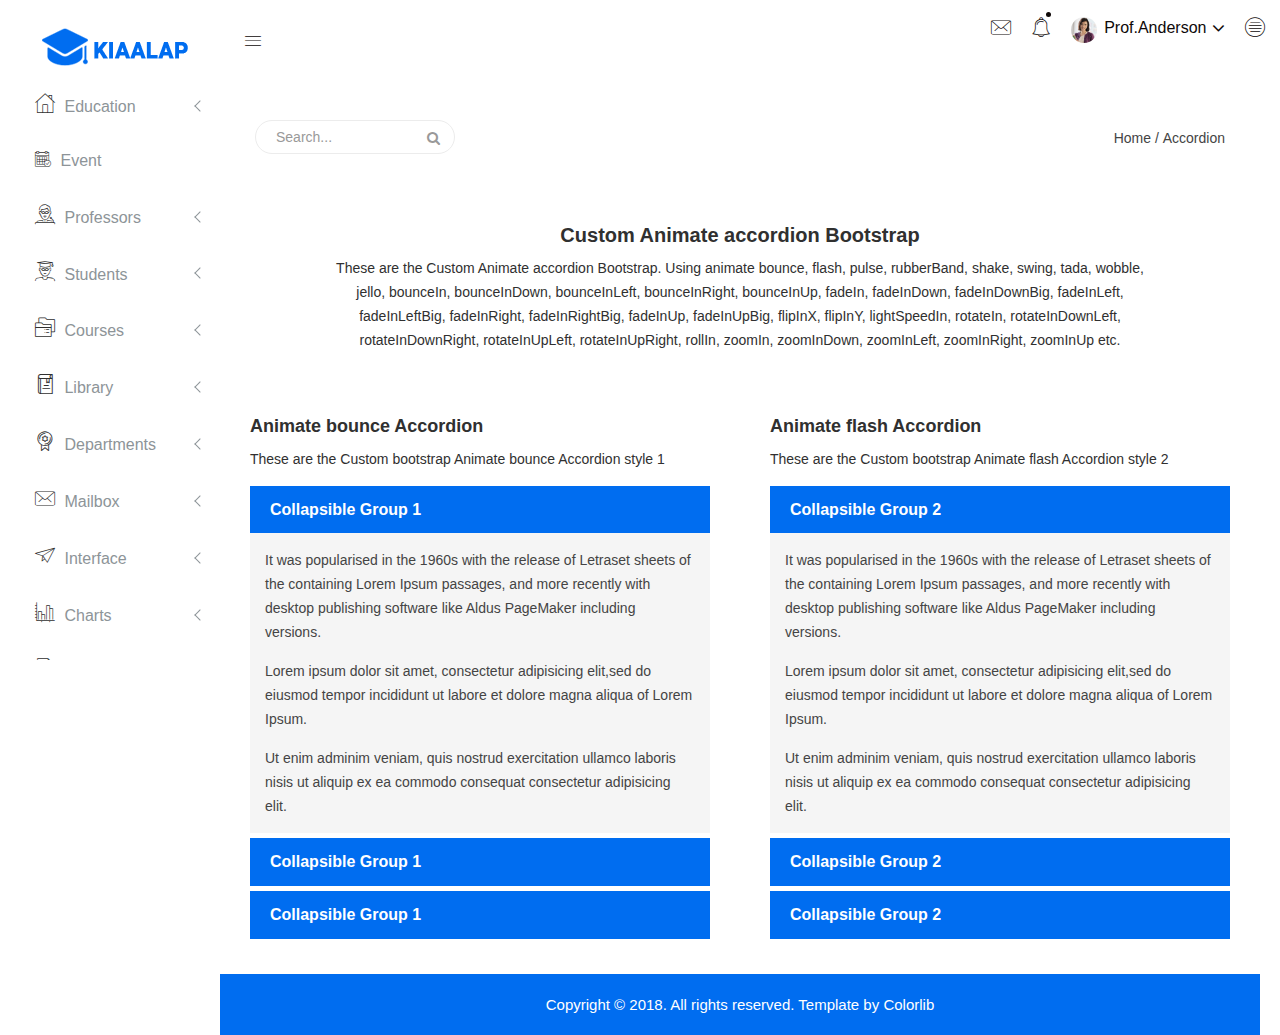
<file: accordion.html>
<!doctype html>
<html class="no-js" lang="en">

<head>
    <meta charset="utf-8">
    <meta http-equiv="x-ua-compatible" content="ie=edge">
    <title>Accordion | Kiaalap - Kiaalap Admin Template</title>
    <meta name="description" content="">
    <meta name="viewport" content="width=device-width, initial-scale=1">
    <!-- favicon
		============================================ -->
    <link rel="shortcut icon" type="image/x-icon" href="img/favicon.ico">
    <!-- Google Fonts
		============================================ -->
    <link href="https://fonts.googleapis.com/css?family=Roboto:100,300,400,700,900" rel="stylesheet">
    <!-- Bootstrap CSS
		============================================ -->
    <link rel="stylesheet" href="css/bootstrap.min.css">
    <!-- Bootstrap CSS
		============================================ -->
    <link rel="stylesheet" href="css/font-awesome.min.css">
    <!-- owl.carousel CSS
		============================================ -->
    <link rel="stylesheet" href="css/owl.carousel.css">
    <link rel="stylesheet" href="css/owl.theme.css">
    <link rel="stylesheet" href="css/owl.transitions.css">
    <!-- animate CSS
		============================================ -->
    <link rel="stylesheet" href="css/animate.css">
    <!-- normalize CSS
		============================================ -->
    <link rel="stylesheet" href="css/normalize.css">
    <!-- meanmenu icon CSS
		============================================ -->
    <link rel="stylesheet" href="css/meanmenu.min.css">
    <!-- main CSS
		============================================ -->
    <link rel="stylesheet" href="css/main.css">
    <!-- educate icon CSS
		============================================ -->
    <link rel="stylesheet" href="css/educate-custon-icon.css">
    <!-- morrisjs CSS
		============================================ -->
    <link rel="stylesheet" href="css/morrisjs/morris.css">
    <!-- mCustomScrollbar CSS
		============================================ -->
    <link rel="stylesheet" href="css/scrollbar/jquery.mCustomScrollbar.min.css">
    <!-- metisMenu CSS
		============================================ -->
    <link rel="stylesheet" href="css/metisMenu/metisMenu.min.css">
    <link rel="stylesheet" href="css/metisMenu/metisMenu-vertical.css">
    <!-- calendar CSS
		============================================ -->
    <link rel="stylesheet" href="css/calendar/fullcalendar.min.css">
    <link rel="stylesheet" href="css/calendar/fullcalendar.print.min.css">
    <!-- accordions CSS
         ============================================ -->
    <link rel="stylesheet" href="css/accordions.css">
    <!-- style CSS
		============================================ -->
    <link rel="stylesheet" href="style.css">
    <!-- responsive CSS
		============================================ -->
    <link rel="stylesheet" href="css/responsive.css">
    <!-- modernizr JS
		============================================ -->
    <script src="js/vendor/modernizr-2.8.3.min.js"></script>
</head>

<body>
    <!--[if lt IE 8]>
		<p class="browserupgrade">You are using an <strong>outdated</strong> browser. Please <a href="http://browsehappy.com/">upgrade your browser</a> to improve your experience.</p>
	<![endif]-->
    <!-- Start Left menu area -->
    <div class="left-sidebar-pro">
        <nav id="sidebar" class="">
            <div class="sidebar-header">
                <a href="index.html"><img class="main-logo" src="img/logo/logo.png" alt="" /></a>
                <strong><a href="index.html"><img src="img/logo/logosn.png" alt="" /></a></strong>
            </div>
            <div class="left-custom-menu-adp-wrap comment-scrollbar">
                <nav class="sidebar-nav left-sidebar-menu-pro">
                    <ul class="metismenu" id="menu1">
                        <li>
                            <a class="has-arrow" href="index.html">
								   <span class="educate-icon educate-home icon-wrap"></span>
								   <span class="mini-click-non">Education</span>
								</a>
                            <ul class="submenu-angle" aria-expanded="true">
                                <li><a title="Dashboard v.1" href="index.html"><span class="mini-sub-pro">Dashboard v.1</span></a></li>
                                <li><a title="Dashboard v.2" href="index-1.html"><span class="mini-sub-pro">Dashboard v.2</span></a></li>
                                <li><a title="Dashboard v.3" href="index-2.html"><span class="mini-sub-pro">Dashboard v.3</span></a></li>
                                <li><a title="Analytics" href="analytics.html"><span class="mini-sub-pro">Analytics</span></a></li>
                                <li><a title="Widgets" href="widgets.html"><span class="mini-sub-pro">Widgets</span></a></li>
                            </ul>
                        </li>
                        <li>
                            <a title="Landing Page" href="events.html" aria-expanded="false"><span class="educate-icon educate-event icon-wrap sub-icon-mg" aria-hidden="true"></span> <span class="mini-click-non">Event</span></a>
                        </li>
                        <li>
                            <a class="has-arrow" href="all-professors.html" aria-expanded="false"><span class="educate-icon educate-professor icon-wrap"></span> <span class="mini-click-non">Professors</span></a>
                            <ul class="submenu-angle" aria-expanded="false">
                                <li><a title="All Professors" href="all-professors.html"><span class="mini-sub-pro">All Professors</span></a></li>
                                <li><a title="Add Professor" href="add-professor.html"><span class="mini-sub-pro">Add Professor</span></a></li>
                                <li><a title="Edit Professor" href="edit-professor.html"><span class="mini-sub-pro">Edit Professor</span></a></li>
                                <li><a title="Professor Profile" href="professor-profile.html"><span class="mini-sub-pro">Professor Profile</span></a></li>
                            </ul>
                        </li>
                        <li>
                            <a class="has-arrow" href="all-students.html" aria-expanded="false"><span class="educate-icon educate-student icon-wrap"></span> <span class="mini-click-non">Students</span></a>
                            <ul class="submenu-angle" aria-expanded="false">
                                <li><a title="All Students" href="all-students.html"><span class="mini-sub-pro">All Students</span></a></li>
                                <li><a title="Add Students" href="add-student.html"><span class="mini-sub-pro">Add Student</span></a></li>
                                <li><a title="Edit Students" href="edit-student.html"><span class="mini-sub-pro">Edit Student</span></a></li>
                                <li><a title="Students Profile" href="student-profile.html"><span class="mini-sub-pro">Student Profile</span></a></li>
                            </ul>
                        </li>
                        <li>
                            <a class="has-arrow" href="all-courses.html" aria-expanded="false"><span class="educate-icon educate-course icon-wrap"></span> <span class="mini-click-non">Courses</span></a>
                            <ul class="submenu-angle" aria-expanded="false">
                                <li><a title="All Courses" href="all-courses.html"><span class="mini-sub-pro">All Courses</span></a></li>
                                <li><a title="Add Courses" href="add-course.html"><span class="mini-sub-pro">Add Course</span></a></li>
                                <li><a title="Edit Courses" href="edit-course.html"><span class="mini-sub-pro">Edit Course</span></a></li>
                                <li><a title="Courses Profile" href="course-info.html"><span class="mini-sub-pro">Courses Info</span></a></li>
                                <li><a title="course Payment" href="course-payment.html"><span class="mini-sub-pro">Courses Payment</span></a></li>
                            </ul>
                        </li>
                        <li>
                            <a class="has-arrow" href="all-courses.html" aria-expanded="false"><span class="educate-icon educate-library icon-wrap"></span> <span class="mini-click-non">Library</span></a>
                            <ul class="submenu-angle" aria-expanded="false">
                                <li><a title="All Library" href="library-assets.html"><span class="mini-sub-pro">Library Assets</span></a></li>
                                <li><a title="Add Library" href="add-library-assets.html"><span class="mini-sub-pro">Add Library Asset</span></a></li>
                                <li><a title="Edit Library" href="edit-library-assets.html"><span class="mini-sub-pro">Edit Library Asset</span></a></li>
                            </ul>
                        </li>
                        <li>
                            <a class="has-arrow" href="all-courses.html" aria-expanded="false"><span class="educate-icon educate-department icon-wrap"></span> <span class="mini-click-non">Departments</span></a>
                            <ul class="submenu-angle" aria-expanded="false">
                                <li><a title="Departments List" href="departments.html"><span class="mini-sub-pro">Departments List</span></a></li>
                                <li><a title="Add Departments" href="add-department.html"><span class="mini-sub-pro">Add Departments</span></a></li>
                                <li><a title="Edit Departments" href="edit-department.html"><span class="mini-sub-pro">Edit Departments</span></a></li>
                            </ul>
                        </li>
                        <li>
                            <a class="has-arrow" href="mailbox.html" aria-expanded="false"><span class="educate-icon educate-message icon-wrap"></span> <span class="mini-click-non">Mailbox</span></a>
                            <ul class="submenu-angle" aria-expanded="false">
                                <li><a title="Inbox" href="mailbox.html"><span class="mini-sub-pro">Inbox</span></a></li>
                                <li><a title="View Mail" href="mailbox-view.html"><span class="mini-sub-pro">View Mail</span></a></li>
                                <li><a title="Compose Mail" href="mailbox-compose.html"><span class="mini-sub-pro">Compose Mail</span></a></li>
                            </ul>
                        </li>
                        <li>
                            <a class="has-arrow" href="mailbox.html" aria-expanded="false"><span class="educate-icon educate-interface icon-wrap"></span> <span class="mini-click-non">Interface</span></a>
                            <ul class="submenu-angle interface-mini-nb-dp" aria-expanded="false">
                                <li><a title="Google Map" href="google-map.html"><span class="mini-sub-pro">Google Map</span></a></li>
                                <li><a title="Data Maps" href="data-maps.html"><span class="mini-sub-pro">Data Maps</span></a></li>
                                <li><a title="Pdf Viewer" href="pdf-viewer.html"><span class="mini-sub-pro">Pdf Viewer</span></a></li>
                                <li><a title="X-Editable" href="x-editable.html"><span class="mini-sub-pro">X-Editable</span></a></li>
                                <li><a title="Code Editor" href="code-editor.html"><span class="mini-sub-pro">Code Editor</span></a></li>
                                <li><a title="Tree View" href="tree-view.html"><span class="mini-sub-pro">Tree View</span></a></li>
                                <li><a title="Preloader" href="preloader.html"><span class="mini-sub-pro">Preloader</span></a></li>
                                <li><a title="Images Cropper" href="images-cropper.html"><span class="mini-sub-pro">Images Cropper</span></a></li>
                            </ul>
                        </li>
                        <li>
                            <a class="has-arrow" href="mailbox.html" aria-expanded="false"><span class="educate-icon educate-charts icon-wrap"></span> <span class="mini-click-non">Charts</span></a>
                            <ul class="submenu-angle chart-mini-nb-dp" aria-expanded="false">
                                <li><a title="Bar Charts" href="bar-charts.html"><span class="mini-sub-pro">Bar Charts</span></a></li>
                                <li><a title="Line Charts" href="line-charts.html"><span class="mini-sub-pro">Line Charts</span></a></li>
                                <li><a title="Area Charts" href="area-charts.html"><span class="mini-sub-pro">Area Charts</span></a></li>
                                <li><a title="Rounded Charts" href="rounded-chart.html"><span class="mini-sub-pro">Rounded Charts</span></a></li>
                                <li><a title="C3 Charts" href="c3.html"><span class="mini-sub-pro">C3 Charts</span></a></li>
                                <li><a title="Sparkline Charts" href="sparkline.html"><span class="mini-sub-pro">Sparkline Charts</span></a></li>
                                <li><a title="Peity Charts" href="peity.html"><span class="mini-sub-pro">Peity Charts</span></a></li>
                            </ul>
                        </li>
                        <li>
                            <a class="has-arrow" href="mailbox.html" aria-expanded="false"><span class="educate-icon educate-data-table icon-wrap"></span> <span class="mini-click-non">Data Tables</span></a>
                            <ul class="submenu-angle" aria-expanded="false">
                                <li><a title="Peity Charts" href="static-table.html"><span class="mini-sub-pro">Static Table</span></a></li>
                                <li><a title="Data Table" href="data-table.html"><span class="mini-sub-pro">Data Table</span></a></li>
                            </ul>
                        </li>
                        <li>
                            <a class="has-arrow" href="mailbox.html" aria-expanded="false"><span class="educate-icon educate-form icon-wrap"></span> <span class="mini-click-non">Forms Elements</span></a>
                            <ul class="submenu-angle form-mini-nb-dp" aria-expanded="false">
                                <li><a title="Basic Form Elements" href="basic-form-element.html"><span class="mini-sub-pro">Bc Form Elements</span></a></li>
                                <li><a title="Advance Form Elements" href="advance-form-element.html"><span class="mini-sub-pro">Ad Form Elements</span></a></li>
                                <li><a title="Password Meter" href="password-meter.html"><span class="mini-sub-pro">Password Meter</span></a></li>
                                <li><a title="Multi Upload" href="multi-upload.html"><span class="mini-sub-pro">Multi Upload</span></a></li>
                                <li><a title="Text Editor" href="tinymc.html"><span class="mini-sub-pro">Text Editor</span></a></li>
                                <li><a title="Dual List Box" href="dual-list-box.html"><span class="mini-sub-pro">Dual List Box</span></a></li>
                            </ul>
                        </li>
                        <li class="active">
                            <a class="has-arrow" href="mailbox.html" aria-expanded="false"><span class="educate-icon educate-apps icon-wrap"></span> <span class="mini-click-non">App views</span></a>
                            <ul class="submenu-angle app-mini-nb-dp" aria-expanded="false">
                                <li><a title="Notifications" href="notifications.html"><span class="mini-sub-pro">Notifications</span></a></li>
                                <li><a title="Alerts" href="alerts.html"><span class="mini-sub-pro">Alerts</span></a></li>
                                <li><a title="Modals" href="modals.html"><span class="mini-sub-pro">Modals</span></a></li>
                                <li><a title="Buttons" href="buttons.html"><span class="mini-sub-pro">Buttons</span></a></li>
                                <li><a title="Tabs" href="tabs.html"><span class="mini-sub-pro">Tabs</span></a></li>
                                <li><a title="Accordion" href="accordion.html"><span class="mini-sub-pro">Accordion</span></a></li>
                            </ul>
                        </li>
                        <li id="removable">
                            <a class="has-arrow" href="#" aria-expanded="false"><span class="educate-icon educate-pages icon-wrap"></span> <span class="mini-click-non">Pages</span></a>
                            <ul class="submenu-angle page-mini-nb-dp" aria-expanded="false">
                                <li><a title="Login" href="login.html"><span class="mini-sub-pro">Login</span></a></li>
                                <li><a title="Register" href="register.html"><span class="mini-sub-pro">Register</span></a></li>
                                <li><a title="Lock" href="lock.html"><span class="mini-sub-pro">Lock</span></a></li>
                                <li><a title="Password Recovery" href="password-recovery.html"><span class="mini-sub-pro">Password Recovery</span></a></li>
                                <li><a title="404 Page" href="404.html"><span class="mini-sub-pro">404 Page</span></a></li>
                                <li><a title="500 Page" href="500.html"><span class="mini-sub-pro">500 Page</span></a></li>
                            </ul>
                        </li>
                    </ul>
                </nav>
            </div>
        </nav>
    </div>
    <!-- End Left menu area -->
    <!-- Start Welcome area -->
    <div class="all-content-wrapper">
        <div class="container-fluid">
            <div class="row">
                <div class="col-lg-12 col-md-12 col-sm-12 col-xs-12">
                    <div class="logo-pro">
                        <a href="index.html"><img class="main-logo" src="img/logo/logo.png" alt="" /></a>
                    </div>
                </div>
            </div>
        </div>
        <div class="header-advance-area">
            <div class="header-top-area">
                <div class="container-fluid">
                    <div class="row">
                        <div class="col-lg-12 col-md-12 col-sm-12 col-xs-12">
                            <div class="header-top-wraper">
                                <div class="row">
                                    <div class="col-lg-1 col-md-0 col-sm-1 col-xs-12">
                                        <div class="menu-switcher-pro">
                                            <button type="button" id="sidebarCollapse" class="btn bar-button-pro header-drl-controller-btn btn-info navbar-btn">
													<i class="educate-icon educate-nav"></i>
												</button>
                                        </div>
                                    </div>
                                    <div class="col-lg-6 col-md-7 col-sm-6 col-xs-12">
                                        <div class="header-top-menu tabl-d-n">
                                            <ul class="nav navbar-nav mai-top-nav">
                                                <li class="nav-item"><a href="#" class="nav-link">Home</a>
                                                </li>
                                                <li class="nav-item"><a href="#" class="nav-link">About</a>
                                                </li>
                                                <li class="nav-item"><a href="#" class="nav-link">Services</a>
                                                </li>
                                                <li class="nav-item dropdown res-dis-nn">
                                                    <a href="#" data-toggle="dropdown" role="button" aria-expanded="false" class="nav-link dropdown-toggle">Project <span class="angle-down-topmenu"><i class="fa fa-angle-down"></i></span></a>
                                                    <div role="menu" class="dropdown-menu animated zoomIn">
                                                        <a href="#" class="dropdown-item">Documentation</a>
                                                        <a href="#" class="dropdown-item">Expert Backend</a>
                                                        <a href="#" class="dropdown-item">Expert FrontEnd</a>
                                                        <a href="#" class="dropdown-item">Contact Support</a>
                                                    </div>
                                                </li>
                                                <li class="nav-item"><a href="#" class="nav-link">Support</a>
                                                </li>
                                            </ul>
                                        </div>
                                    </div>
                                    <div class="col-lg-5 col-md-5 col-sm-12 col-xs-12">
                                        <div class="header-right-info">
                                            <ul class="nav navbar-nav mai-top-nav header-right-menu">
                                                <li class="nav-item dropdown">
                                                    <a href="#" data-toggle="dropdown" role="button" aria-expanded="false" class="nav-link dropdown-toggle"><i class="educate-icon educate-message edu-chat-pro" aria-hidden="true"></i><span class="indicator-ms"></span></a>
                                                    <div role="menu" class="author-message-top dropdown-menu animated zoomIn">
                                                        <div class="message-single-top">
                                                            <h1>Message</h1>
                                                        </div>
                                                        <ul class="message-menu">
                                                            <li>
                                                                <a href="#">
                                                                    <div class="message-img">
                                                                        <img src="img/contact/1.jpg" alt="">
                                                                    </div>
                                                                    <div class="message-content">
                                                                        <span class="message-date">16 Sept</span>
                                                                        <h2>Advanda Cro</h2>
                                                                        <p>Please done this project as soon possible.</p>
                                                                    </div>
                                                                </a>
                                                            </li>
                                                            <li>
                                                                <a href="#">
                                                                    <div class="message-img">
                                                                        <img src="img/contact/4.jpg" alt="">
                                                                    </div>
                                                                    <div class="message-content">
                                                                        <span class="message-date">16 Sept</span>
                                                                        <h2>Sulaiman din</h2>
                                                                        <p>Please done this project as soon possible.</p>
                                                                    </div>
                                                                </a>
                                                            </li>
                                                            <li>
                                                                <a href="#">
                                                                    <div class="message-img">
                                                                        <img src="img/contact/3.jpg" alt="">
                                                                    </div>
                                                                    <div class="message-content">
                                                                        <span class="message-date">16 Sept</span>
                                                                        <h2>Victor Jara</h2>
                                                                        <p>Please done this project as soon possible.</p>
                                                                    </div>
                                                                </a>
                                                            </li>
                                                            <li>
                                                                <a href="#">
                                                                    <div class="message-img">
                                                                        <img src="img/contact/2.jpg" alt="">
                                                                    </div>
                                                                    <div class="message-content">
                                                                        <span class="message-date">16 Sept</span>
                                                                        <h2>Victor Jara</h2>
                                                                        <p>Please done this project as soon possible.</p>
                                                                    </div>
                                                                </a>
                                                            </li>
                                                        </ul>
                                                        <div class="message-view">
                                                            <a href="#">View All Messages</a>
                                                        </div>
                                                    </div>
                                                </li>
                                                <li class="nav-item"><a href="#" data-toggle="dropdown" role="button" aria-expanded="false" class="nav-link dropdown-toggle"><i class="educate-icon educate-bell" aria-hidden="true"></i><span class="indicator-nt"></span></a>
                                                    <div role="menu" class="notification-author dropdown-menu animated zoomIn">
                                                        <div class="notification-single-top">
                                                            <h1>Notifications</h1>
                                                        </div>
                                                        <ul class="notification-menu">
                                                            <li>
                                                                <a href="#">
                                                                    <div class="notification-icon">
                                                                        <i class="educate-icon educate-checked edu-checked-pro admin-check-pro" aria-hidden="true"></i>
                                                                    </div>
                                                                    <div class="notification-content">
                                                                        <span class="notification-date">16 Sept</span>
                                                                        <h2>Advanda Cro</h2>
                                                                        <p>Please done this project as soon possible.</p>
                                                                    </div>
                                                                </a>
                                                            </li>
                                                            <li>
                                                                <a href="#">
                                                                    <div class="notification-icon">
                                                                        <i class="fa fa-cloud edu-cloud-computing-down" aria-hidden="true"></i>
                                                                    </div>
                                                                    <div class="notification-content">
                                                                        <span class="notification-date">16 Sept</span>
                                                                        <h2>Sulaiman din</h2>
                                                                        <p>Please done this project as soon possible.</p>
                                                                    </div>
                                                                </a>
                                                            </li>
                                                            <li>
                                                                <a href="#">
                                                                    <div class="notification-icon">
                                                                        <i class="fa fa-eraser edu-shield" aria-hidden="true"></i>
                                                                    </div>
                                                                    <div class="notification-content">
                                                                        <span class="notification-date">16 Sept</span>
                                                                        <h2>Victor Jara</h2>
                                                                        <p>Please done this project as soon possible.</p>
                                                                    </div>
                                                                </a>
                                                            </li>
                                                            <li>
                                                                <a href="#">
                                                                    <div class="notification-icon">
                                                                        <i class="fa fa-line-chart edu-analytics-arrow" aria-hidden="true"></i>
                                                                    </div>
                                                                    <div class="notification-content">
                                                                        <span class="notification-date">16 Sept</span>
                                                                        <h2>Victor Jara</h2>
                                                                        <p>Please done this project as soon possible.</p>
                                                                    </div>
                                                                </a>
                                                            </li>
                                                        </ul>
                                                        <div class="notification-view">
                                                            <a href="#">View All Notification</a>
                                                        </div>
                                                    </div>
                                                </li>
                                                <li class="nav-item">
                                                    <a href="#" data-toggle="dropdown" role="button" aria-expanded="false" class="nav-link dropdown-toggle">
															<img src="img/product/pro4.jpg" alt="" />
															<span class="admin-name">Prof.Anderson</span>
															<i class="fa fa-angle-down edu-icon edu-down-arrow"></i>
														</a>
                                                    <ul role="menu" class="dropdown-header-top author-log dropdown-menu animated zoomIn">
                                                        <li><a href="#"><span class="edu-icon edu-home-admin author-log-ic"></span>My Account</a>
                                                        </li>
                                                        <li><a href="#"><span class="edu-icon edu-user-rounded author-log-ic"></span>My Profile</a>
                                                        </li>
                                                        <li><a href="#"><span class="edu-icon edu-money author-log-ic"></span>User Billing</a>
                                                        </li>
                                                        <li><a href="#"><span class="edu-icon edu-settings author-log-ic"></span>Settings</a>
                                                        </li>
                                                        <li><a href="#"><span class="edu-icon edu-locked author-log-ic"></span>Log Out</a>
                                                        </li>
                                                    </ul>
                                                </li>
                                                <li class="nav-item nav-setting-open"><a href="#" data-toggle="dropdown" role="button" aria-expanded="false" class="nav-link dropdown-toggle"><i class="educate-icon educate-menu"></i></a>

                                                    <div role="menu" class="admintab-wrap menu-setting-wrap menu-setting-wrap-bg dropdown-menu animated zoomIn">
                                                        <ul class="nav nav-tabs custon-set-tab">
                                                            <li class="active"><a data-toggle="tab" href="#Notes">Notes</a>
                                                            </li>
                                                            <li><a data-toggle="tab" href="#Projects">Projects</a>
                                                            </li>
                                                            <li><a data-toggle="tab" href="#Settings">Settings</a>
                                                            </li>
                                                        </ul>

                                                        <div class="tab-content custom-bdr-nt">
                                                            <div id="Notes" class="tab-pane fade in active">
                                                                <div class="notes-area-wrap">
                                                                    <div class="note-heading-indicate">
                                                                        <h2><i class="fa fa-comments-o"></i> Latest Notes</h2>
                                                                        <p>You have 10 new message.</p>
                                                                    </div>
                                                                    <div class="notes-list-area notes-menu-scrollbar">
                                                                        <ul class="notes-menu-list">
                                                                            <li>
                                                                                <a href="#">
                                                                                    <div class="notes-list-flow">
                                                                                        <div class="notes-img">
                                                                                            <img src="img/contact/4.jpg" alt="" />
                                                                                        </div>
                                                                                        <div class="notes-content">
                                                                                            <p> The point of using Lorem Ipsum is that it has a more-or-less normal.</p>
                                                                                            <span>Yesterday 2:45 pm</span>
                                                                                        </div>
                                                                                    </div>
                                                                                </a>
                                                                            </li>
                                                                            <li>
                                                                                <a href="#">
                                                                                    <div class="notes-list-flow">
                                                                                        <div class="notes-img">
                                                                                            <img src="img/contact/1.jpg" alt="" />
                                                                                        </div>
                                                                                        <div class="notes-content">
                                                                                            <p> The point of using Lorem Ipsum is that it has a more-or-less normal.</p>
                                                                                            <span>Yesterday 2:45 pm</span>
                                                                                        </div>
                                                                                    </div>
                                                                                </a>
                                                                            </li>
                                                                            <li>
                                                                                <a href="#">
                                                                                    <div class="notes-list-flow">
                                                                                        <div class="notes-img">
                                                                                            <img src="img/contact/2.jpg" alt="" />
                                                                                        </div>
                                                                                        <div class="notes-content">
                                                                                            <p> The point of using Lorem Ipsum is that it has a more-or-less normal.</p>
                                                                                            <span>Yesterday 2:45 pm</span>
                                                                                        </div>
                                                                                    </div>
                                                                                </a>
                                                                            </li>
                                                                            <li>
                                                                                <a href="#">
                                                                                    <div class="notes-list-flow">
                                                                                        <div class="notes-img">
                                                                                            <img src="img/contact/3.jpg" alt="" />
                                                                                        </div>
                                                                                        <div class="notes-content">
                                                                                            <p> The point of using Lorem Ipsum is that it has a more-or-less normal.</p>
                                                                                            <span>Yesterday 2:45 pm</span>
                                                                                        </div>
                                                                                    </div>
                                                                                </a>
                                                                            </li>
                                                                            <li>
                                                                                <a href="#">
                                                                                    <div class="notes-list-flow">
                                                                                        <div class="notes-img">
                                                                                            <img src="img/contact/4.jpg" alt="" />
                                                                                        </div>
                                                                                        <div class="notes-content">
                                                                                            <p> The point of using Lorem Ipsum is that it has a more-or-less normal.</p>
                                                                                            <span>Yesterday 2:45 pm</span>
                                                                                        </div>
                                                                                    </div>
                                                                                </a>
                                                                            </li>
                                                                            <li>
                                                                                <a href="#">
                                                                                    <div class="notes-list-flow">
                                                                                        <div class="notes-img">
                                                                                            <img src="img/contact/1.jpg" alt="" />
                                                                                        </div>
                                                                                        <div class="notes-content">
                                                                                            <p> The point of using Lorem Ipsum is that it has a more-or-less normal.</p>
                                                                                            <span>Yesterday 2:45 pm</span>
                                                                                        </div>
                                                                                    </div>
                                                                                </a>
                                                                            </li>
                                                                            <li>
                                                                                <a href="#">
                                                                                    <div class="notes-list-flow">
                                                                                        <div class="notes-img">
                                                                                            <img src="img/contact/2.jpg" alt="" />
                                                                                        </div>
                                                                                        <div class="notes-content">
                                                                                            <p> The point of using Lorem Ipsum is that it has a more-or-less normal.</p>
                                                                                            <span>Yesterday 2:45 pm</span>
                                                                                        </div>
                                                                                    </div>
                                                                                </a>
                                                                            </li>
                                                                            <li>
                                                                                <a href="#">
                                                                                    <div class="notes-list-flow">
                                                                                        <div class="notes-img">
                                                                                            <img src="img/contact/1.jpg" alt="" />
                                                                                        </div>
                                                                                        <div class="notes-content">
                                                                                            <p> The point of using Lorem Ipsum is that it has a more-or-less normal.</p>
                                                                                            <span>Yesterday 2:45 pm</span>
                                                                                        </div>
                                                                                    </div>
                                                                                </a>
                                                                            </li>
                                                                            <li>
                                                                                <a href="#">
                                                                                    <div class="notes-list-flow">
                                                                                        <div class="notes-img">
                                                                                            <img src="img/contact/2.jpg" alt="" />
                                                                                        </div>
                                                                                        <div class="notes-content">
                                                                                            <p> The point of using Lorem Ipsum is that it has a more-or-less normal.</p>
                                                                                            <span>Yesterday 2:45 pm</span>
                                                                                        </div>
                                                                                    </div>
                                                                                </a>
                                                                            </li>
                                                                            <li>
                                                                                <a href="#">
                                                                                    <div class="notes-list-flow">
                                                                                        <div class="notes-img">
                                                                                            <img src="img/contact/3.jpg" alt="" />
                                                                                        </div>
                                                                                        <div class="notes-content">
                                                                                            <p> The point of using Lorem Ipsum is that it has a more-or-less normal.</p>
                                                                                            <span>Yesterday 2:45 pm</span>
                                                                                        </div>
                                                                                    </div>
                                                                                </a>
                                                                            </li>
                                                                        </ul>
                                                                    </div>
                                                                </div>
                                                            </div>
                                                            <div id="Projects" class="tab-pane fade">
                                                                <div class="projects-settings-wrap">
                                                                    <div class="note-heading-indicate">
                                                                        <h2><i class="fa fa-cube"></i> Latest projects</h2>
                                                                        <p> You have 20 projects. 5 not completed.</p>
                                                                    </div>
                                                                    <div class="project-st-list-area project-st-menu-scrollbar">
                                                                        <ul class="projects-st-menu-list">
                                                                            <li>
                                                                                <a href="#">
                                                                                    <div class="project-list-flow">
                                                                                        <div class="projects-st-heading">
                                                                                            <h2>Web Development</h2>
                                                                                            <p> The point of using Lorem Ipsum is that it has a more or less normal.</p>
                                                                                            <span class="project-st-time">1 hours ago</span>
                                                                                        </div>
                                                                                        <div class="projects-st-content">
                                                                                            <p>Completion with: 28%</p>
                                                                                            <div class="progress progress-mini">
                                                                                                <div style="width: 28%;" class="progress-bar progress-bar-danger hd-tp-1"></div>
                                                                                            </div>
                                                                                            <p>Project end: 4:00 pm - 12.06.2014</p>
                                                                                        </div>
                                                                                    </div>
                                                                                </a>
                                                                            </li>
                                                                            <li>
                                                                                <a href="#">
                                                                                    <div class="project-list-flow">
                                                                                        <div class="projects-st-heading">
                                                                                            <h2>Software Development</h2>
                                                                                            <p> The point of using Lorem Ipsum is that it has a more or less normal.</p>
                                                                                            <span class="project-st-time">2 hours ago</span>
                                                                                        </div>
                                                                                        <div class="projects-st-content project-rating-cl">
                                                                                            <p>Completion with: 68%</p>
                                                                                            <div class="progress progress-mini">
                                                                                                <div style="width: 68%;" class="progress-bar hd-tp-2"></div>
                                                                                            </div>
                                                                                            <p>Project end: 4:00 pm - 12.06.2014</p>
                                                                                        </div>
                                                                                    </div>
                                                                                </a>
                                                                            </li>
                                                                            <li>
                                                                                <a href="#">
                                                                                    <div class="project-list-flow">
                                                                                        <div class="projects-st-heading">
                                                                                            <h2>Graphic Design</h2>
                                                                                            <p> The point of using Lorem Ipsum is that it has a more or less normal.</p>
                                                                                            <span class="project-st-time">3 hours ago</span>
                                                                                        </div>
                                                                                        <div class="projects-st-content">
                                                                                            <p>Completion with: 78%</p>
                                                                                            <div class="progress progress-mini">
                                                                                                <div style="width: 78%;" class="progress-bar hd-tp-3"></div>
                                                                                            </div>
                                                                                            <p>Project end: 4:00 pm - 12.06.2014</p>
                                                                                        </div>
                                                                                    </div>
                                                                                </a>
                                                                            </li>
                                                                            <li>
                                                                                <a href="#">
                                                                                    <div class="project-list-flow">
                                                                                        <div class="projects-st-heading">
                                                                                            <h2>Web Design</h2>
                                                                                            <p> The point of using Lorem Ipsum is that it has a more or less normal.</p>
                                                                                            <span class="project-st-time">4 hours ago</span>
                                                                                        </div>
                                                                                        <div class="projects-st-content project-rating-cl2">
                                                                                            <p>Completion with: 38%</p>
                                                                                            <div class="progress progress-mini">
                                                                                                <div style="width: 38%;" class="progress-bar progress-bar-danger hd-tp-4"></div>
                                                                                            </div>
                                                                                            <p>Project end: 4:00 pm - 12.06.2014</p>
                                                                                        </div>
                                                                                    </div>
                                                                                </a>
                                                                            </li>
                                                                            <li>
                                                                                <a href="#">
                                                                                    <div class="project-list-flow">
                                                                                        <div class="projects-st-heading">
                                                                                            <h2>Business Card</h2>
                                                                                            <p> The point of using Lorem Ipsum is that it has a more or less normal.</p>
                                                                                            <span class="project-st-time">5 hours ago</span>
                                                                                        </div>
                                                                                        <div class="projects-st-content">
                                                                                            <p>Completion with: 28%</p>
                                                                                            <div class="progress progress-mini">
                                                                                                <div style="width: 28%;" class="progress-bar progress-bar-danger hd-tp-5"></div>
                                                                                            </div>
                                                                                            <p>Project end: 4:00 pm - 12.06.2014</p>
                                                                                        </div>
                                                                                    </div>
                                                                                </a>
                                                                            </li>
                                                                            <li>
                                                                                <a href="#">
                                                                                    <div class="project-list-flow">
                                                                                        <div class="projects-st-heading">
                                                                                            <h2>Ecommerce Business</h2>
                                                                                            <p> The point of using Lorem Ipsum is that it has a more or less normal.</p>
                                                                                            <span class="project-st-time">6 hours ago</span>
                                                                                        </div>
                                                                                        <div class="projects-st-content project-rating-cl">
                                                                                            <p>Completion with: 68%</p>
                                                                                            <div class="progress progress-mini">
                                                                                                <div style="width: 68%;" class="progress-bar hd-tp-6"></div>
                                                                                            </div>
                                                                                            <p>Project end: 4:00 pm - 12.06.2014</p>
                                                                                        </div>
                                                                                    </div>
                                                                                </a>
                                                                            </li>
                                                                            <li>
                                                                                <a href="#">
                                                                                    <div class="project-list-flow">
                                                                                        <div class="projects-st-heading">
                                                                                            <h2>Woocommerce Plugin</h2>
                                                                                            <p> The point of using Lorem Ipsum is that it has a more or less normal.</p>
                                                                                            <span class="project-st-time">7 hours ago</span>
                                                                                        </div>
                                                                                        <div class="projects-st-content">
                                                                                            <p>Completion with: 78%</p>
                                                                                            <div class="progress progress-mini">
                                                                                                <div style="width: 78%;" class="progress-bar"></div>
                                                                                            </div>
                                                                                            <p>Project end: 4:00 pm - 12.06.2014</p>
                                                                                        </div>
                                                                                    </div>
                                                                                </a>
                                                                            </li>
                                                                            <li>
                                                                                <a href="#">
                                                                                    <div class="project-list-flow">
                                                                                        <div class="projects-st-heading">
                                                                                            <h2>Wordpress Theme</h2>
                                                                                            <p> The point of using Lorem Ipsum is that it has a more or less normal.</p>
                                                                                            <span class="project-st-time">9 hours ago</span>
                                                                                        </div>
                                                                                        <div class="projects-st-content project-rating-cl2">
                                                                                            <p>Completion with: 38%</p>
                                                                                            <div class="progress progress-mini">
                                                                                                <div style="width: 38%;" class="progress-bar progress-bar-danger"></div>
                                                                                            </div>
                                                                                            <p>Project end: 4:00 pm - 12.06.2014</p>
                                                                                        </div>
                                                                                    </div>
                                                                                </a>
                                                                            </li>
                                                                        </ul>
                                                                    </div>
                                                                </div>
                                                            </div>
                                                            <div id="Settings" class="tab-pane fade">
                                                                <div class="setting-panel-area">
                                                                    <div class="note-heading-indicate">
                                                                        <h2><i class="fa fa-gears"></i> Settings Panel</h2>
                                                                        <p> You have 20 Settings. 5 not completed.</p>
                                                                    </div>
                                                                    <ul class="setting-panel-list">
                                                                        <li>
                                                                            <div class="checkbox-setting-pro">
                                                                                <div class="checkbox-title-pro">
                                                                                    <h2>Show notifications</h2>
                                                                                    <div class="ts-custom-check">
                                                                                        <div class="onoffswitch">
                                                                                            <input type="checkbox" name="collapsemenu" class="onoffswitch-checkbox" id="example">
                                                                                            <label class="onoffswitch-label" for="example">
																									<span class="onoffswitch-inner"></span>
																									<span class="onoffswitch-switch"></span>
																								</label>
                                                                                        </div>
                                                                                    </div>
                                                                                </div>
                                                                            </div>
                                                                        </li>
                                                                        <li>
                                                                            <div class="checkbox-setting-pro">
                                                                                <div class="checkbox-title-pro">
                                                                                    <h2>Disable Chat</h2>
                                                                                    <div class="ts-custom-check">
                                                                                        <div class="onoffswitch">
                                                                                            <input type="checkbox" name="collapsemenu" class="onoffswitch-checkbox" id="example3">
                                                                                            <label class="onoffswitch-label" for="example3">
																									<span class="onoffswitch-inner"></span>
																									<span class="onoffswitch-switch"></span>
																								</label>
                                                                                        </div>
                                                                                    </div>
                                                                                </div>
                                                                            </div>
                                                                        </li>
                                                                        <li>
                                                                            <div class="checkbox-setting-pro">
                                                                                <div class="checkbox-title-pro">
                                                                                    <h2>Enable history</h2>
                                                                                    <div class="ts-custom-check">
                                                                                        <div class="onoffswitch">
                                                                                            <input type="checkbox" name="collapsemenu" class="onoffswitch-checkbox" id="example4">
                                                                                            <label class="onoffswitch-label" for="example4">
																									<span class="onoffswitch-inner"></span>
																									<span class="onoffswitch-switch"></span>
																								</label>
                                                                                        </div>
                                                                                    </div>
                                                                                </div>
                                                                            </div>
                                                                        </li>
                                                                        <li>
                                                                            <div class="checkbox-setting-pro">
                                                                                <div class="checkbox-title-pro">
                                                                                    <h2>Show charts</h2>
                                                                                    <div class="ts-custom-check">
                                                                                        <div class="onoffswitch">
                                                                                            <input type="checkbox" name="collapsemenu" class="onoffswitch-checkbox" id="example7">
                                                                                            <label class="onoffswitch-label" for="example7">
																									<span class="onoffswitch-inner"></span>
																									<span class="onoffswitch-switch"></span>
																								</label>
                                                                                        </div>
                                                                                    </div>
                                                                                </div>
                                                                            </div>
                                                                        </li>
                                                                        <li>
                                                                            <div class="checkbox-setting-pro">
                                                                                <div class="checkbox-title-pro">
                                                                                    <h2>Update everyday</h2>
                                                                                    <div class="ts-custom-check">
                                                                                        <div class="onoffswitch">
                                                                                            <input type="checkbox" name="collapsemenu" checked="" class="onoffswitch-checkbox" id="example2">
                                                                                            <label class="onoffswitch-label" for="example2">
																									<span class="onoffswitch-inner"></span>
																									<span class="onoffswitch-switch"></span>
																								</label>
                                                                                        </div>
                                                                                    </div>
                                                                                </div>
                                                                            </div>
                                                                        </li>
                                                                        <li>
                                                                            <div class="checkbox-setting-pro">
                                                                                <div class="checkbox-title-pro">
                                                                                    <h2>Global search</h2>
                                                                                    <div class="ts-custom-check">
                                                                                        <div class="onoffswitch">
                                                                                            <input type="checkbox" name="collapsemenu" checked="" class="onoffswitch-checkbox" id="example6">
                                                                                            <label class="onoffswitch-label" for="example6">
																									<span class="onoffswitch-inner"></span>
																									<span class="onoffswitch-switch"></span>
																								</label>
                                                                                        </div>
                                                                                    </div>
                                                                                </div>
                                                                            </div>
                                                                        </li>
                                                                        <li>
                                                                            <div class="checkbox-setting-pro">
                                                                                <div class="checkbox-title-pro">
                                                                                    <h2>Offline users</h2>
                                                                                    <div class="ts-custom-check">
                                                                                        <div class="onoffswitch">
                                                                                            <input type="checkbox" name="collapsemenu" checked="" class="onoffswitch-checkbox" id="example5">
                                                                                            <label class="onoffswitch-label" for="example5">
																									<span class="onoffswitch-inner"></span>
																									<span class="onoffswitch-switch"></span>
																								</label>
                                                                                        </div>
                                                                                    </div>
                                                                                </div>
                                                                            </div>
                                                                        </li>
                                                                    </ul>

                                                                </div>
                                                            </div>
                                                        </div>
                                                    </div>
                                                </li>
                                            </ul>
                                        </div>
                                    </div>
                                </div>
                            </div>
                        </div>
                    </div>
                </div>
            </div>
            <!-- Mobile Menu start -->
            <div class="mobile-menu-area">
                <div class="container">
                    <div class="row">
                        <div class="col-lg-12 col-md-12 col-sm-12 col-xs-12">
                            <div class="mobile-menu">
                                <nav id="dropdown">
                                    <ul class="mobile-menu-nav">
                                        <li><a data-toggle="collapse" data-target="#Charts" href="#">Home <span class="admin-project-icon edu-icon edu-down-arrow"></span></a>
                                            <ul class="collapse dropdown-header-top">
                                                <li><a href="index.html">Dashboard v.1</a></li>
                                                <li><a href="index-1.html">Dashboard v.2</a></li>
                                                <li><a href="index-3.html">Dashboard v.3</a></li>
                                                <li><a href="analytics.html">Analytics</a></li>
                                                <li><a href="widgets.html">Widgets</a></li>
                                            </ul>
                                        </li>
                                        <li><a href="events.html">Event</a></li>
                                        <li><a data-toggle="collapse" data-target="#demoevent" href="#">Professors <span class="admin-project-icon edu-icon edu-down-arrow"></span></a>
                                            <ul id="demoevent" class="collapse dropdown-header-top">
                                                <li><a href="all-professors.html">All Professors</a>
                                                </li>
                                                <li><a href="add-professor.html">Add Professor</a>
                                                </li>
                                                <li><a href="edit-professor.html">Edit Professor</a>
                                                </li>
                                                <li><a href="professor-profile.html">Professor Profile</a>
                                                </li>
                                            </ul>
                                        </li>
                                        <li><a data-toggle="collapse" data-target="#demopro" href="#">Students <span class="admin-project-icon edu-icon edu-down-arrow"></span></a>
                                            <ul id="demopro" class="collapse dropdown-header-top">
                                                <li><a href="all-students.html">All Students</a>
                                                </li>
                                                <li><a href="add-student.html">Add Student</a>
                                                </li>
                                                <li><a href="edit-student.html">Edit Student</a>
                                                </li>
                                                <li><a href="student-profile.html">Student Profile</a>
                                                </li>
                                            </ul>
                                        </li>
                                        <li><a data-toggle="collapse" data-target="#democrou" href="#">Courses <span class="admin-project-icon edu-icon edu-down-arrow"></span></a>
                                            <ul id="democrou" class="collapse dropdown-header-top">
                                                <li><a href="all-courses.html">All Courses</a>
                                                </li>
                                                <li><a href="add-course.html">Add Course</a>
                                                </li>
                                                <li><a href="edit-course.html">Edit Course</a>
                                                </li>
                                                <li><a href="course-profile.html">Courses Info</a>
                                                </li>
                                                <li><a href="course-payment.html">Courses Payment</a>
                                                </li>
                                            </ul>
                                        </li>
                                        <li><a data-toggle="collapse" data-target="#demolibra" href="#">Library <span class="admin-project-icon edu-icon edu-down-arrow"></span></a>
                                            <ul id="demolibra" class="collapse dropdown-header-top">
                                                <li><a href="library-assets.html">Library Assets</a>
                                                </li>
                                                <li><a href="add-library-assets.html">Add Library Asset</a>
                                                </li>
                                                <li><a href="edit-library-assets.html">Edit Library Asset</a>
                                                </li>
                                            </ul>
                                        </li>
                                        <li><a data-toggle="collapse" data-target="#demodepart" href="#">Departments <span class="admin-project-icon edu-icon edu-down-arrow"></span></a>
                                            <ul id="demodepart" class="collapse dropdown-header-top">
                                                <li><a href="departments.html">Departments List</a>
                                                </li>
                                                <li><a href="add-department.html">Add Departments</a>
                                                </li>
                                                <li><a href="edit-department.html">Edit Departments</a>
                                                </li>
                                            </ul>
                                        </li>
                                        <li><a data-toggle="collapse" data-target="#demomi" href="#">Mailbox <span class="admin-project-icon edu-icon edu-down-arrow"></span></a>
                                            <ul id="demomi" class="collapse dropdown-header-top">
                                                <li><a href="mailbox.html">Inbox</a>
                                                </li>
                                                <li><a href="mailbox-view.html">View Mail</a>
                                                </li>
                                                <li><a href="mailbox-compose.html">Compose Mail</a>
                                                </li>
                                            </ul>
                                        </li>
                                        <li><a data-toggle="collapse" data-target="#Miscellaneousmob" href="#">Interface <span class="admin-project-icon edu-icon edu-down-arrow"></span></a>
                                            <ul id="Miscellaneousmob" class="collapse dropdown-header-top">
                                                <li><a href="google-map.html">Google Map</a>
                                                </li>
                                                <li><a href="data-maps.html">Data Maps</a>
                                                </li>
                                                <li><a href="pdf-viewer.html">Pdf Viewer</a>
                                                </li>
                                                <li><a href="x-editable.html">X-Editable</a>
                                                </li>
                                                <li><a href="code-editor.html">Code Editor</a>
                                                </li>
                                                <li><a href="tree-view.html">Tree View</a>
                                                </li>
                                                <li><a href="preloader.html">Preloader</a>
                                                </li>
                                                <li><a href="images-cropper.html">Images Cropper</a>
                                                </li>
                                            </ul>
                                        </li>
                                        <li><a data-toggle="collapse" data-target="#Chartsmob" href="#">Charts <span class="admin-project-icon edu-icon edu-down-arrow"></span></a>
                                            <ul id="Chartsmob" class="collapse dropdown-header-top">
                                                <li><a href="bar-charts.html">Bar Charts</a>
                                                </li>
                                                <li><a href="line-charts.html">Line Charts</a>
                                                </li>
                                                <li><a href="area-charts.html">Area Charts</a>
                                                </li>
                                                <li><a href="rounded-chart.html">Rounded Charts</a>
                                                </li>
                                                <li><a href="c3.html">C3 Charts</a>
                                                </li>
                                                <li><a href="sparkline.html">Sparkline Charts</a>
                                                </li>
                                                <li><a href="peity.html">Peity Charts</a>
                                                </li>
                                            </ul>
                                        </li>
                                        <li><a data-toggle="collapse" data-target="#Tablesmob" href="#">Tables <span class="admin-project-icon edu-icon edu-down-arrow"></span></a>
                                            <ul id="Tablesmob" class="collapse dropdown-header-top">
                                                <li><a href="static-table.html">Static Table</a>
                                                </li>
                                                <li><a href="data-table.html">Data Table</a>
                                                </li>
                                            </ul>
                                        </li>
                                        <li><a data-toggle="collapse" data-target="#formsmob" href="#">Forms <span class="admin-project-icon edu-icon edu-down-arrow"></span></a>
                                            <ul id="formsmob" class="collapse dropdown-header-top">
                                                <li><a href="basic-form-element.html">Basic Form Elements</a>
                                                </li>
                                                <li><a href="advance-form-element.html">Advanced Form Elements</a>
                                                </li>
                                                <li><a href="password-meter.html">Password Meter</a>
                                                </li>
                                                <li><a href="multi-upload.html">Multi Upload</a>
                                                </li>
                                                <li><a href="tinymc.html">Text Editor</a>
                                                </li>
                                                <li><a href="dual-list-box.html">Dual List Box</a>
                                                </li>
                                            </ul>
                                        </li>
                                        <li><a data-toggle="collapse" data-target="#Appviewsmob" href="#">App views <span class="admin-project-icon edu-icon edu-down-arrow"></span></a>
                                            <ul id="Appviewsmob" class="collapse dropdown-header-top">
                                                <li><a href="basic-form-element.html">Basic Form Elements</a>
                                                </li>
                                                <li><a href="advance-form-element.html">Advanced Form Elements</a>
                                                </li>
                                                <li><a href="password-meter.html">Password Meter</a>
                                                </li>
                                                <li><a href="multi-upload.html">Multi Upload</a>
                                                </li>
                                                <li><a href="tinymc.html">Text Editor</a>
                                                </li>
                                                <li><a href="dual-list-box.html">Dual List Box</a>
                                                </li>
                                            </ul>
                                        </li>
                                        <li><a data-toggle="collapse" data-target="#Pagemob" href="#">Pages <span class="admin-project-icon edu-icon edu-down-arrow"></span></a>
                                            <ul id="Pagemob" class="collapse dropdown-header-top">
                                                <li><a href="login.html">Login</a>
                                                </li>
                                                <li><a href="register.html">Register</a>
                                                </li>
                                                <li><a href="lock.html">Lock</a>
                                                </li>
                                                <li><a href="password-recovery.html">Password Recovery</a>
                                                </li>
                                                <li><a href="404.html">404 Page</a></li>
                                                <li><a href="500.html">500 Page</a></li>
                                            </ul>
                                        </li>
                                    </ul>
                                </nav>
                            </div>
                        </div>
                    </div>
                </div>
            </div>
            <!-- Mobile Menu end -->
            <div class="breadcome-area">
                <div class="container-fluid">
                    <div class="row">
                        <div class="col-lg-12 col-md-12 col-sm-12 col-xs-12">
                            <div class="breadcome-list single-page-breadcome">
                                <div class="row">
                                    <div class="col-lg-6 col-md-6 col-sm-6 col-xs-12">
                                        <div class="breadcome-heading">
                                            <form role="search" class="sr-input-func">
                                                <input type="text" placeholder="Search..." class="search-int form-control">
                                                <a href="#"><i class="fa fa-search"></i></a>
                                            </form>
                                        </div>
                                    </div>
                                    <div class="col-lg-6 col-md-6 col-sm-6 col-xs-12">
                                        <ul class="breadcome-menu">
                                            <li><a href="#">Home</a> <span class="bread-slash">/</span>
                                            </li>
                                            <li><span class="bread-blod">Accordion</span>
                                            </li>
                                        </ul>
                                    </div>
                                </div>
                            </div>
                        </div>
                    </div>
                </div>
            </div>
        </div>
        <!-- accordion start-->
        <div class="edu-accordion-area mg-b-15">
            <div class="container-fluid">
                <div class="row">
                    <div class="col-lg-12 col-md-12 col-sm-12 col-xs-12">
                        <div class="tab-content-details mg-b-30">
                            <h2>Custom Animate accordion Bootstrap</h2>
                            <p>These are the Custom Animate accordion Bootstrap. Using animate bounce, flash, pulse, rubberBand, shake, swing, tada, wobble, jello, bounceIn, bounceInDown, bounceInLeft, bounceInRight, bounceInUp, fadeIn, fadeInDown, fadeInDownBig,
                                fadeInLeft, fadeInLeftBig, fadeInRight, fadeInRightBig, fadeInUp, fadeInUpBig, flipInX, flipInY, lightSpeedIn, rotateIn, rotateInDownLeft, rotateInDownRight, rotateInUpLeft, rotateInUpRight, rollIn, zoomIn, zoomInDown,
                                zoomInLeft, zoomInRight, zoomInUp etc.</p>
                        </div>
                    </div>
                </div>
                <div class="row">
                    <div class="col-lg-6 col-md-6 col-sm-6 col-xs-12">
                        <div class="admin-pro-accordion-wrap shadow-inner responsive-mg-b-30">
                            <div class="alert-title">
                                <h2>Animate bounce Accordion</h2>
                                <p>These are the Custom bootstrap Animate bounce Accordion style 1</p>
                            </div>
                            <div class="panel-group edu-custon-design" id="accordion">
                                <div class="panel panel-default">
                                    <div class="panel-heading accordion-head">
                                        <h4 class="panel-title">
                                            <a data-toggle="collapse" data-parent="#accordion" href="#collapse1">
									 Collapsible Group 1</a>
                                        </h4>
                                    </div>
                                    <div id="collapse1" class="panel-collapse panel-ic collapse in">
                                        <div class="panel-body admin-panel-content animated bounce">
                                            <p>It was popularised in the 1960s with the release of Letraset sheets of the containing Lorem Ipsum passages, and more recently with desktop publishing software like Aldus PageMaker including versions.</p>
                                            <p> Lorem ipsum dolor sit amet, consectetur adipisicing elit,sed do eiusmod tempor incididunt ut labore et dolore magna aliqua of Lorem Ipsum.</p>
                                            <p> Ut enim adminim veniam, quis nostrud exercitation ullamco laboris nisis ut aliquip ex ea commodo consequat consectetur adipisicing elit.</p>
                                        </div>
                                    </div>
                                </div>
                                <div class="panel panel-default">
                                    <div class="panel-heading accordion-head">
                                        <h4 class="panel-title">
                                            <a data-toggle="collapse" data-parent="#accordion" href="#collapse2">
									 Collapsible Group 1</a>
                                        </h4>
                                    </div>
                                    <div id="collapse2" class="panel-collapse panel-ic collapse">
                                        <div class="panel-body admin-panel-content animated bounce">
                                            <p>It was popularised in the 1960s with the release of Letraset sheets of the containing Lorem Ipsum passages, and more recently with desktop publishing software like Aldus PageMaker including versions.</p>
                                            <p> Lorem ipsum dolor sit amet, consectetur adipisicing elit,sed do eiusmod tempor incididunt ut labore et dolore magna aliqua of Lorem Ipsum.</p>
                                            <p> Ut enim adminim veniam, quis nostrud exercitation ullamco laboris nisis ut aliquip ex ea commodo consequat consectetur adipisicing elit.</p>
                                        </div>
                                    </div>
                                </div>
                                <div class="panel panel-default">
                                    <div class="panel-heading accordion-head">
                                        <h4 class="panel-title">
                                            <a data-toggle="collapse" data-parent="#accordion" href="#collapse3">
									 Collapsible Group 1</a>
                                        </h4>
                                    </div>
                                    <div id="collapse3" class="panel-collapse panel-ic collapse">
                                        <div class="panel-body admin-panel-content animated bounce">
                                            <p>It was popularised in the 1960s with the release of Letraset sheets of the containing Lorem Ipsum passages, and more recently with desktop publishing software like Aldus PageMaker including versions.</p>
                                            <p> Lorem ipsum dolor sit amet, consectetur adipisicing elit,sed do eiusmod tempor incididunt ut labore et dolore magna aliqua of Lorem Ipsum.</p>
                                            <p> Ut enim adminim veniam, quis nostrud exercitation ullamco laboris nisis ut aliquip ex ea commodo consequat consectetur adipisicing elit.</p>
                                        </div>
                                    </div>
                                </div>
                            </div>
                        </div>
                    </div>
                    <div class="col-lg-6 col-md-6 col-sm-6 col-xs-12">
                        <div class="admin-pro-accordion-wrap shadow-inner">
                            <div class="alert-title">
                                <h2>Animate flash Accordion</h2>
                                <p>These are the Custom bootstrap Animate flash Accordion style 2</p>
                            </div>
                            <div class="panel-group edu-custon-design" id="accordion2">
                                <div class="panel panel-default">
                                    <div class="panel-heading accordion-head">
                                        <h4 class="panel-title">
                                            <a data-toggle="collapse" data-parent="#accordion2" href="#collapse4">
									 Collapsible Group 2</a>
                                        </h4>
                                    </div>
                                    <div id="collapse4" class="panel-collapse panel-ic collapse in">
                                        <div class="panel-body admin-panel-content animated flash">
                                            <p>It was popularised in the 1960s with the release of Letraset sheets of the containing Lorem Ipsum passages, and more recently with desktop publishing software like Aldus PageMaker including versions.</p>
                                            <p> Lorem ipsum dolor sit amet, consectetur adipisicing elit,sed do eiusmod tempor incididunt ut labore et dolore magna aliqua of Lorem Ipsum.</p>
                                            <p> Ut enim adminim veniam, quis nostrud exercitation ullamco laboris nisis ut aliquip ex ea commodo consequat consectetur adipisicing elit.</p>
                                        </div>
                                    </div>
                                </div>
                                <div class="panel panel-default">
                                    <div class="panel-heading accordion-head">
                                        <h4 class="panel-title">
                                            <a data-toggle="collapse" data-parent="#accordion2" href="#collapse5">
									 Collapsible Group 2</a>
                                        </h4>
                                    </div>
                                    <div id="collapse5" class="panel-collapse panel-ic collapse">
                                        <div class="panel-body admin-panel-content animated flash">
                                            <p>It was popularised in the 1960s with the release of Letraset sheets of the containing Lorem Ipsum passages, and more recently with desktop publishing software like Aldus PageMaker including versions.</p>
                                            <p> Lorem ipsum dolor sit amet, consectetur adipisicing elit,sed do eiusmod tempor incididunt ut labore et dolore magna aliqua of Lorem Ipsum.</p>
                                            <p> Ut enim adminim veniam, quis nostrud exercitation ullamco laboris nisis ut aliquip ex ea commodo consequat consectetur adipisicing elit.</p>
                                        </div>
                                    </div>
                                </div>
                                <div class="panel panel-default">
                                    <div class="panel-heading accordion-head">
                                        <h4 class="panel-title">
                                            <a data-toggle="collapse" data-parent="#accordion2" href="#collapse6">
									 Collapsible Group 2</a>
                                        </h4>
                                    </div>
                                    <div id="collapse6" class="panel-collapse panel-ic collapse">
                                        <div class="panel-body admin-panel-content animated flash">
                                            <p>It was popularised in the 1960s with the release of Letraset sheets of the containing Lorem Ipsum passages, and more recently with desktop publishing software like Aldus PageMaker including versions.</p>
                                            <p> Lorem ipsum dolor sit amet, consectetur adipisicing elit,sed do eiusmod tempor incididunt ut labore et dolore magna aliqua of Lorem Ipsum.</p>
                                            <p> Ut enim adminim veniam, quis nostrud exercitation ullamco laboris nisis ut aliquip ex ea commodo consequat consectetur adipisicing elit.</p>
                                        </div>
                                    </div>
                                </div>
                            </div>
                        </div>
                    </div>
                </div>
            </div>
        </div>
        <!-- accordion End-->
        <div class="footer-copyright-area">
            <div class="container-fluid">
                <div class="row">
                    <div class="col-lg-12 col-md-12 col-sm-12 col-xs-12">
                        <div class="footer-copy-right">
                            <p>Copyright © 2018. All rights reserved. Template by <a href="https://colorlib.com/wp/templates/">Colorlib</a></p>
                        </div>
                    </div>
                </div>
            </div>
        </div>
    </div>

    <!-- jquery
		============================================ -->
    <script src="js/vendor/jquery-1.12.4.min.js"></script>
    <!-- bootstrap JS
		============================================ -->
    <script src="js/bootstrap.min.js"></script>
    <!-- wow JS
		============================================ -->
    <script src="js/wow.min.js"></script>
    <!-- price-slider JS
		============================================ -->
    <script src="js/jquery-price-slider.js"></script>
    <!-- meanmenu JS
		============================================ -->
    <script src="js/jquery.meanmenu.js"></script>
    <!-- owl.carousel JS
		============================================ -->
    <script src="js/owl.carousel.min.js"></script>
    <!-- sticky JS
		============================================ -->
    <script src="js/jquery.sticky.js"></script>
    <!-- scrollUp JS
		============================================ -->
    <script src="js/jquery.scrollUp.min.js"></script>
    <!-- mCustomScrollbar JS
		============================================ -->
    <script src="js/scrollbar/jquery.mCustomScrollbar.concat.min.js"></script>
    <script src="js/scrollbar/mCustomScrollbar-active.js"></script>
    <!-- metisMenu JS
		============================================ -->
    <script src="js/metisMenu/metisMenu.min.js"></script>
    <script src="js/metisMenu/metisMenu-active.js"></script>
    <!-- tab JS
		============================================ -->
    <script src="js/tab.js"></script>
    <!-- plugins JS
		============================================ -->
    <script src="js/plugins.js"></script>
    <!-- main JS
		============================================ -->
    <script src="js/main.js"></script>
	<!-- tawk chat JS
		============================================ -->
    <script src="js/tawk-chat.js"></script>
</body>

</html>
</file>
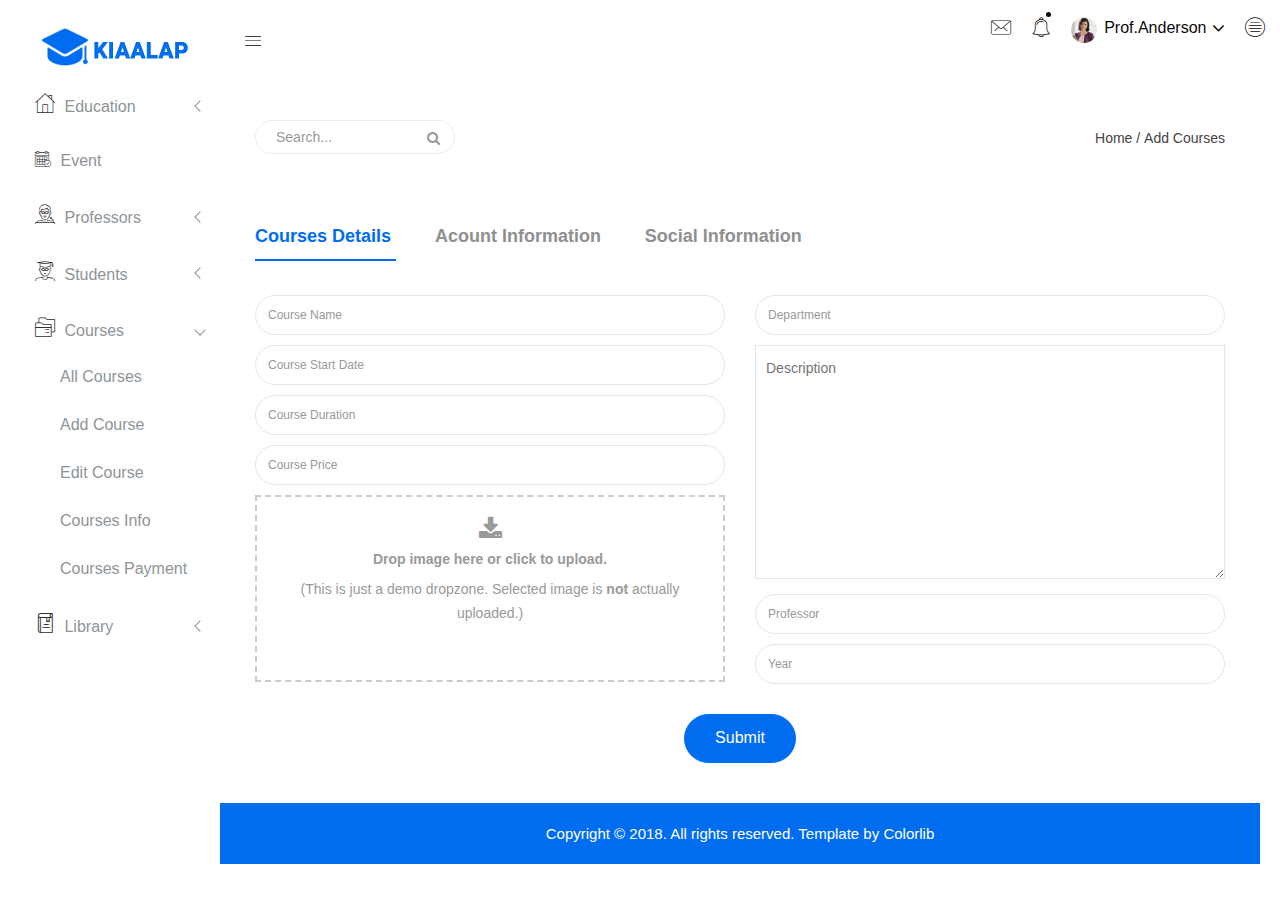
<file: add-course.html>
<!doctype html>
<html class="no-js" lang="en">

<head>
    <meta charset="utf-8">
    <meta http-equiv="x-ua-compatible" content="ie=edge">
    <title>Add Course | Kiaalap - Kiaalap Admin Template</title>
    <meta name="description" content="">
    <meta name="viewport" content="width=device-width, initial-scale=1">
    <!-- favicon
		============================================ -->
    <link rel="shortcut icon" type="image/x-icon" href="img/favicon.ico">
    <!-- Google Fonts
		============================================ -->
    <link href="https://fonts.googleapis.com/css?family=Roboto:100,300,400,700,900" rel="stylesheet">
    <!-- Bootstrap CSS
		============================================ -->
    <link rel="stylesheet" href="css/bootstrap.min.css">
    <!-- Bootstrap CSS
		============================================ -->
    <link rel="stylesheet" href="css/font-awesome.min.css">
    <!-- owl.carousel CSS
		============================================ -->
    <link rel="stylesheet" href="css/owl.carousel.css">
    <link rel="stylesheet" href="css/owl.theme.css">
    <link rel="stylesheet" href="css/owl.transitions.css">
    <!-- animate CSS
		============================================ -->
    <link rel="stylesheet" href="css/animate.css">
    <!-- normalize CSS
		============================================ -->
    <link rel="stylesheet" href="css/normalize.css">
    <!-- meanmenu icon CSS
		============================================ -->
    <link rel="stylesheet" href="css/meanmenu.min.css">
    <!-- main CSS
		============================================ -->
    <link rel="stylesheet" href="css/main.css">
    <!-- dropzone CSS
		============================================ -->
    <link rel="stylesheet" href="css/dropzone/dropzone.css">
    <!-- educate icon CSS
		============================================ -->
    <link rel="stylesheet" href="css/educate-custon-icon.css">
    <!-- morrisjs CSS
		============================================ -->
    <link rel="stylesheet" href="css/morrisjs/morris.css">
    <!-- mCustomScrollbar CSS
		============================================ -->
    <link rel="stylesheet" href="css/scrollbar/jquery.mCustomScrollbar.min.css">
    <!-- metisMenu CSS
		============================================ -->
    <link rel="stylesheet" href="css/metisMenu/metisMenu.min.css">
    <link rel="stylesheet" href="css/metisMenu/metisMenu-vertical.css">
    <!-- calendar CSS
		============================================ -->
    <link rel="stylesheet" href="css/calendar/fullcalendar.min.css">
    <link rel="stylesheet" href="css/calendar/fullcalendar.print.min.css">
    <!-- forms CSS
		============================================ -->
    <link rel="stylesheet" href="css/form/all-type-forms.css">
    <!-- style CSS
		============================================ -->
    <link rel="stylesheet" href="style.css">
    <!-- responsive CSS
		============================================ -->
    <link rel="stylesheet" href="css/responsive.css">
    <!-- modernizr JS
		============================================ -->
    <script src="js/vendor/modernizr-2.8.3.min.js"></script>
</head>

<body>
    <!--[if lt IE 8]>
		<p class="browserupgrade">You are using an <strong>outdated</strong> browser. Please <a href="http://browsehappy.com/">upgrade your browser</a> to improve your experience.</p>
	<![endif]-->
    <!-- Start Left menu area -->
    <div class="left-sidebar-pro">
        <nav id="sidebar" class="">
            <div class="sidebar-header">
                <a href="index.html"><img class="main-logo" src="img/logo/logo.png" alt="" /></a>
                <strong><a href="index.html"><img src="img/logo/logosn.png" alt="" /></a></strong>
            </div>
            <div class="left-custom-menu-adp-wrap comment-scrollbar">
                <nav class="sidebar-nav left-sidebar-menu-pro">
                    <ul class="metismenu" id="menu1">
                        <li>
                            <a class="has-arrow" href="index.html">
								   <span class="educate-icon educate-home icon-wrap"></span>
								   <span class="mini-click-non">Education</span>
								</a>
                            <ul class="submenu-angle" aria-expanded="true">
                                <li><a title="Dashboard v.1" href="index.html"><span class="mini-sub-pro">Dashboard v.1</span></a></li>
                                <li><a title="Dashboard v.2" href="index-1.html"><span class="mini-sub-pro">Dashboard v.2</span></a></li>
                                <li><a title="Dashboard v.3" href="index-2.html"><span class="mini-sub-pro">Dashboard v.3</span></a></li>
                                <li><a title="Analytics" href="analytics.html"><span class="mini-sub-pro">Analytics</span></a></li>
                                <li><a title="Widgets" href="widgets.html"><span class="mini-sub-pro">Widgets</span></a></li>
                            </ul>
                        </li>
                        <li>
                            <a title="Landing Page" href="events.html" aria-expanded="false"><span class="educate-icon educate-event icon-wrap sub-icon-mg" aria-hidden="true"></span> <span class="mini-click-non">Event</span></a>
                        </li>
                        <li>
                            <a class="has-arrow" href="all-professors.html" aria-expanded="false"><span class="educate-icon educate-professor icon-wrap"></span> <span class="mini-click-non">Professors</span></a>
                            <ul class="submenu-angle" aria-expanded="false">
                                <li><a title="All Professors" href="all-professors.html"><span class="mini-sub-pro">All Professors</span></a></li>
                                <li><a title="Add Professor" href="add-professor.html"><span class="mini-sub-pro">Add Professor</span></a></li>
                                <li><a title="Edit Professor" href="edit-professor.html"><span class="mini-sub-pro">Edit Professor</span></a></li>
                                <li><a title="Professor Profile" href="professor-profile.html"><span class="mini-sub-pro">Professor Profile</span></a></li>
                            </ul>
                        </li>
                        <li>
                            <a class="has-arrow" href="all-students.html" aria-expanded="false"><span class="educate-icon educate-student icon-wrap"></span> <span class="mini-click-non">Students</span></a>
                            <ul class="submenu-angle" aria-expanded="false">
                                <li><a title="All Students" href="all-students.html"><span class="mini-sub-pro">All Students</span></a></li>
                                <li><a title="Add Students" href="add-student.html"><span class="mini-sub-pro">Add Student</span></a></li>
                                <li><a title="Edit Students" href="edit-student.html"><span class="mini-sub-pro">Edit Student</span></a></li>
                                <li><a title="Students Profile" href="student-profile.html"><span class="mini-sub-pro">Student Profile</span></a></li>
                            </ul>
                        </li>
                        <li class="active">
                            <a class="has-arrow" href="all-courses.html" aria-expanded="false"><span class="educate-icon educate-course icon-wrap"></span> <span class="mini-click-non">Courses</span></a>
                            <ul class="submenu-angle" aria-expanded="false">
                                <li><a title="All Courses" href="all-courses.html"><span class="mini-sub-pro">All Courses</span></a></li>
                                <li><a title="Add Courses" href="add-course.html"><span class="mini-sub-pro">Add Course</span></a></li>
                                <li><a title="Edit Courses" href="edit-course.html"><span class="mini-sub-pro">Edit Course</span></a></li>
                                <li><a title="Courses Profile" href="course-info.html"><span class="mini-sub-pro">Courses Info</span></a></li>
                                <li><a title="course Payment" href="course-payment.html"><span class="mini-sub-pro">Courses Payment</span></a></li>
                            </ul>
                        </li>
                        <li>
                            <a class="has-arrow" href="all-courses.html" aria-expanded="false"><span class="educate-icon educate-library icon-wrap"></span> <span class="mini-click-non">Library</span></a>
                            <ul class="submenu-angle" aria-expanded="false">
                                <li><a title="All Library" href="library-assets.html"><span class="mini-sub-pro">Library Assets</span></a></li>
                                <li><a title="Add Library" href="add-library-assets.html"><span class="mini-sub-pro">Add Library Asset</span></a></li>
                                <li><a title="Edit Library" href="edit-library-assets.html"><span class="mini-sub-pro">Edit Library Asset</span></a></li>
                            </ul>
                        </li>
                        <li>
                            <a class="has-arrow" href="all-courses.html" aria-expanded="false"><span class="educate-icon educate-department icon-wrap"></span> <span class="mini-click-non">Departments</span></a>
                            <ul class="submenu-angle" aria-expanded="false">
                                <li><a title="Departments List" href="departments.html"><span class="mini-sub-pro">Departments List</span></a></li>
                                <li><a title="Add Departments" href="add-department.html"><span class="mini-sub-pro">Add Departments</span></a></li>
                                <li><a title="Edit Departments" href="edit-department.html"><span class="mini-sub-pro">Edit Departments</span></a></li>
                            </ul>
                        </li>
                        <li>
                            <a class="has-arrow" href="mailbox.html" aria-expanded="false"><span class="educate-icon educate-message icon-wrap"></span> <span class="mini-click-non">Mailbox</span></a>
                            <ul class="submenu-angle" aria-expanded="false">
                                <li><a title="Inbox" href="mailbox.html"><span class="mini-sub-pro">Inbox</span></a></li>
                                <li><a title="View Mail" href="mailbox-view.html"><span class="mini-sub-pro">View Mail</span></a></li>
                                <li><a title="Compose Mail" href="mailbox-compose.html"><span class="mini-sub-pro">Compose Mail</span></a></li>
                            </ul>
                        </li>
                        <li>
                            <a class="has-arrow" href="mailbox.html" aria-expanded="false"><span class="educate-icon educate-interface icon-wrap"></span> <span class="mini-click-non">Interface</span></a>
                            <ul class="submenu-angle interface-mini-nb-dp" aria-expanded="false">
                                <li><a title="Google Map" href="google-map.html"><span class="mini-sub-pro">Google Map</span></a></li>
                                <li><a title="Data Maps" href="data-maps.html"><span class="mini-sub-pro">Data Maps</span></a></li>
                                <li><a title="Pdf Viewer" href="pdf-viewer.html"><span class="mini-sub-pro">Pdf Viewer</span></a></li>
                                <li><a title="X-Editable" href="x-editable.html"><span class="mini-sub-pro">X-Editable</span></a></li>
                                <li><a title="Code Editor" href="code-editor.html"><span class="mini-sub-pro">Code Editor</span></a></li>
                                <li><a title="Tree View" href="tree-view.html"><span class="mini-sub-pro">Tree View</span></a></li>
                                <li><a title="Preloader" href="preloader.html"><span class="mini-sub-pro">Preloader</span></a></li>
                                <li><a title="Images Cropper" href="images-cropper.html"><span class="mini-sub-pro">Images Cropper</span></a></li>
                            </ul>
                        </li>
                        <li>
                            <a class="has-arrow" href="mailbox.html" aria-expanded="false"><span class="educate-icon educate-charts icon-wrap"></span> <span class="mini-click-non">Charts</span></a>
                            <ul class="submenu-angle chart-mini-nb-dp" aria-expanded="false">
                                <li><a title="Bar Charts" href="bar-charts.html"><span class="mini-sub-pro">Bar Charts</span></a></li>
                                <li><a title="Line Charts" href="line-charts.html"><span class="mini-sub-pro">Line Charts</span></a></li>
                                <li><a title="Area Charts" href="area-charts.html"><span class="mini-sub-pro">Area Charts</span></a></li>
                                <li><a title="Rounded Charts" href="rounded-chart.html"><span class="mini-sub-pro">Rounded Charts</span></a></li>
                                <li><a title="C3 Charts" href="c3.html"><span class="mini-sub-pro">C3 Charts</span></a></li>
                                <li><a title="Sparkline Charts" href="sparkline.html"><span class="mini-sub-pro">Sparkline Charts</span></a></li>
                                <li><a title="Peity Charts" href="peity.html"><span class="mini-sub-pro">Peity Charts</span></a></li>
                            </ul>
                        </li>
                        <li>
                            <a class="has-arrow" href="mailbox.html" aria-expanded="false"><span class="educate-icon educate-data-table icon-wrap"></span> <span class="mini-click-non">Data Tables</span></a>
                            <ul class="submenu-angle" aria-expanded="false">
                                <li><a title="Peity Charts" href="static-table.html"><span class="mini-sub-pro">Static Table</span></a></li>
                                <li><a title="Data Table" href="data-table.html"><span class="mini-sub-pro">Data Table</span></a></li>
                            </ul>
                        </li>
                        <li>
                            <a class="has-arrow" href="mailbox.html" aria-expanded="false"><span class="educate-icon educate-form icon-wrap"></span> <span class="mini-click-non">Forms Elements</span></a>
                            <ul class="submenu-angle form-mini-nb-dp" aria-expanded="false">
                                <li><a title="Basic Form Elements" href="basic-form-element.html"><span class="mini-sub-pro">Bc Form Elements</span></a></li>
                                <li><a title="Advance Form Elements" href="advance-form-element.html"><span class="mini-sub-pro">Ad Form Elements</span></a></li>
                                <li><a title="Password Meter" href="password-meter.html"><span class="mini-sub-pro">Password Meter</span></a></li>
                                <li><a title="Multi Upload" href="multi-upload.html"><span class="mini-sub-pro">Multi Upload</span></a></li>
                                <li><a title="Text Editor" href="tinymc.html"><span class="mini-sub-pro">Text Editor</span></a></li>
                                <li><a title="Dual List Box" href="dual-list-box.html"><span class="mini-sub-pro">Dual List Box</span></a></li>
                            </ul>
                        </li>
                        <li>
                            <a class="has-arrow" href="mailbox.html" aria-expanded="false"><span class="educate-icon educate-apps icon-wrap"></span> <span class="mini-click-non">App views</span></a>
                            <ul class="submenu-angle app-mini-nb-dp" aria-expanded="false">
                                <li><a title="Notifications" href="notifications.html"><span class="mini-sub-pro">Notifications</span></a></li>
                                <li><a title="Alerts" href="alerts.html"><span class="mini-sub-pro">Alerts</span></a></li>
                                <li><a title="Modals" href="modals.html"><span class="mini-sub-pro">Modals</span></a></li>
                                <li><a title="Buttons" href="buttons.html"><span class="mini-sub-pro">Buttons</span></a></li>
                                <li><a title="Tabs" href="tabs.html"><span class="mini-sub-pro">Tabs</span></a></li>
                                <li><a title="Accordion" href="accordion.html"><span class="mini-sub-pro">Accordion</span></a></li>
                            </ul>
                        </li>
                        <li id="removable">
                            <a class="has-arrow" href="#" aria-expanded="false"><span class="educate-icon educate-pages icon-wrap"></span> <span class="mini-click-non">Pages</span></a>
                            <ul class="submenu-angle page-mini-nb-dp" aria-expanded="false">
                                <li><a title="Login" href="login.html"><span class="mini-sub-pro">Login</span></a></li>
                                <li><a title="Register" href="register.html"><span class="mini-sub-pro">Register</span></a></li>
                                <li><a title="Lock" href="lock.html"><span class="mini-sub-pro">Lock</span></a></li>
                                <li><a title="Password Recovery" href="password-recovery.html"><span class="mini-sub-pro">Password Recovery</span></a></li>
                                <li><a title="404 Page" href="404.html"><span class="mini-sub-pro">404 Page</span></a></li>
                                <li><a title="500 Page" href="500.html"><span class="mini-sub-pro">500 Page</span></a></li>
                            </ul>
                        </li>
                    </ul>
                </nav>
            </div>
        </nav>
    </div>
    <!-- End Left menu area -->
    <!-- Start Welcome area -->
    <div class="all-content-wrapper">
        <div class="container-fluid">
            <div class="row">
                <div class="col-lg-12 col-md-12 col-sm-12 col-xs-12">
                    <div class="logo-pro">
                        <a href="index.html"><img class="main-logo" src="img/logo/logo.png" alt="" /></a>
                    </div>
                </div>
            </div>
        </div>
        <div class="header-advance-area">
            <div class="header-top-area">
                <div class="container-fluid">
                    <div class="row">
                        <div class="col-lg-12 col-md-12 col-sm-12 col-xs-12">
                            <div class="header-top-wraper">
                                <div class="row">
                                    <div class="col-lg-1 col-md-0 col-sm-1 col-xs-12">
                                        <div class="menu-switcher-pro">
                                            <button type="button" id="sidebarCollapse" class="btn bar-button-pro header-drl-controller-btn btn-info navbar-btn">
													<i class="educate-icon educate-nav"></i>
												</button>
                                        </div>
                                    </div>
                                    <div class="col-lg-6 col-md-7 col-sm-6 col-xs-12">
                                        <div class="header-top-menu tabl-d-n">
                                            <ul class="nav navbar-nav mai-top-nav">
                                                <li class="nav-item"><a href="#" class="nav-link">Home</a>
                                                </li>
                                                <li class="nav-item"><a href="#" class="nav-link">About</a>
                                                </li>
                                                <li class="nav-item"><a href="#" class="nav-link">Services</a>
                                                </li>
                                                <li class="nav-item dropdown res-dis-nn">
                                                    <a href="#" data-toggle="dropdown" role="button" aria-expanded="false" class="nav-link dropdown-toggle">Project <span class="angle-down-topmenu"><i class="fa fa-angle-down"></i></span></a>
                                                    <div role="menu" class="dropdown-menu animated zoomIn">
                                                        <a href="#" class="dropdown-item">Documentation</a>
                                                        <a href="#" class="dropdown-item">Expert Backend</a>
                                                        <a href="#" class="dropdown-item">Expert FrontEnd</a>
                                                        <a href="#" class="dropdown-item">Contact Support</a>
                                                    </div>
                                                </li>
                                                <li class="nav-item"><a href="#" class="nav-link">Support</a>
                                                </li>
                                            </ul>
                                        </div>
                                    </div>
                                    <div class="col-lg-5 col-md-5 col-sm-12 col-xs-12">
                                        <div class="header-right-info">
                                            <ul class="nav navbar-nav mai-top-nav header-right-menu">
                                                <li class="nav-item dropdown">
                                                    <a href="#" data-toggle="dropdown" role="button" aria-expanded="false" class="nav-link dropdown-toggle"><i class="educate-icon educate-message edu-chat-pro" aria-hidden="true"></i><span class="indicator-ms"></span></a>
                                                    <div role="menu" class="author-message-top dropdown-menu animated zoomIn">
                                                        <div class="message-single-top">
                                                            <h1>Message</h1>
                                                        </div>
                                                        <ul class="message-menu">
                                                            <li>
                                                                <a href="#">
                                                                    <div class="message-img">
                                                                        <img src="img/contact/1.jpg" alt="">
                                                                    </div>
                                                                    <div class="message-content">
                                                                        <span class="message-date">16 Sept</span>
                                                                        <h2>Advanda Cro</h2>
                                                                        <p>Please done this project as soon possible.</p>
                                                                    </div>
                                                                </a>
                                                            </li>
                                                            <li>
                                                                <a href="#">
                                                                    <div class="message-img">
                                                                        <img src="img/contact/4.jpg" alt="">
                                                                    </div>
                                                                    <div class="message-content">
                                                                        <span class="message-date">16 Sept</span>
                                                                        <h2>Sulaiman din</h2>
                                                                        <p>Please done this project as soon possible.</p>
                                                                    </div>
                                                                </a>
                                                            </li>
                                                            <li>
                                                                <a href="#">
                                                                    <div class="message-img">
                                                                        <img src="img/contact/3.jpg" alt="">
                                                                    </div>
                                                                    <div class="message-content">
                                                                        <span class="message-date">16 Sept</span>
                                                                        <h2>Victor Jara</h2>
                                                                        <p>Please done this project as soon possible.</p>
                                                                    </div>
                                                                </a>
                                                            </li>
                                                            <li>
                                                                <a href="#">
                                                                    <div class="message-img">
                                                                        <img src="img/contact/2.jpg" alt="">
                                                                    </div>
                                                                    <div class="message-content">
                                                                        <span class="message-date">16 Sept</span>
                                                                        <h2>Victor Jara</h2>
                                                                        <p>Please done this project as soon possible.</p>
                                                                    </div>
                                                                </a>
                                                            </li>
                                                        </ul>
                                                        <div class="message-view">
                                                            <a href="#">View All Messages</a>
                                                        </div>
                                                    </div>
                                                </li>
                                                <li class="nav-item"><a href="#" data-toggle="dropdown" role="button" aria-expanded="false" class="nav-link dropdown-toggle"><i class="educate-icon educate-bell" aria-hidden="true"></i><span class="indicator-nt"></span></a>
                                                    <div role="menu" class="notification-author dropdown-menu animated zoomIn">
                                                        <div class="notification-single-top">
                                                            <h1>Notifications</h1>
                                                        </div>
                                                        <ul class="notification-menu">
                                                            <li>
                                                                <a href="#">
                                                                    <div class="notification-icon">
                                                                        <i class="educate-icon educate-checked edu-checked-pro admin-check-pro" aria-hidden="true"></i>
                                                                    </div>
                                                                    <div class="notification-content">
                                                                        <span class="notification-date">16 Sept</span>
                                                                        <h2>Advanda Cro</h2>
                                                                        <p>Please done this project as soon possible.</p>
                                                                    </div>
                                                                </a>
                                                            </li>
                                                            <li>
                                                                <a href="#">
                                                                    <div class="notification-icon">
                                                                        <i class="fa fa-cloud edu-cloud-computing-down" aria-hidden="true"></i>
                                                                    </div>
                                                                    <div class="notification-content">
                                                                        <span class="notification-date">16 Sept</span>
                                                                        <h2>Sulaiman din</h2>
                                                                        <p>Please done this project as soon possible.</p>
                                                                    </div>
                                                                </a>
                                                            </li>
                                                            <li>
                                                                <a href="#">
                                                                    <div class="notification-icon">
                                                                        <i class="fa fa-eraser edu-shield" aria-hidden="true"></i>
                                                                    </div>
                                                                    <div class="notification-content">
                                                                        <span class="notification-date">16 Sept</span>
                                                                        <h2>Victor Jara</h2>
                                                                        <p>Please done this project as soon possible.</p>
                                                                    </div>
                                                                </a>
                                                            </li>
                                                            <li>
                                                                <a href="#">
                                                                    <div class="notification-icon">
                                                                        <i class="fa fa-line-chart edu-analytics-arrow" aria-hidden="true"></i>
                                                                    </div>
                                                                    <div class="notification-content">
                                                                        <span class="notification-date">16 Sept</span>
                                                                        <h2>Victor Jara</h2>
                                                                        <p>Please done this project as soon possible.</p>
                                                                    </div>
                                                                </a>
                                                            </li>
                                                        </ul>
                                                        <div class="notification-view">
                                                            <a href="#">View All Notification</a>
                                                        </div>
                                                    </div>
                                                </li>
                                                <li class="nav-item">
                                                    <a href="#" data-toggle="dropdown" role="button" aria-expanded="false" class="nav-link dropdown-toggle">
															<img src="img/product/pro4.jpg" alt="" />
															<span class="admin-name">Prof.Anderson</span>
															<i class="fa fa-angle-down edu-icon edu-down-arrow"></i>
														</a>
                                                    <ul role="menu" class="dropdown-header-top author-log dropdown-menu animated zoomIn">
                                                        <li><a href="#"><span class="edu-icon edu-home-admin author-log-ic"></span>My Account</a>
                                                        </li>
                                                        <li><a href="#"><span class="edu-icon edu-user-rounded author-log-ic"></span>My Profile</a>
                                                        </li>
                                                        <li><a href="#"><span class="edu-icon edu-money author-log-ic"></span>User Billing</a>
                                                        </li>
                                                        <li><a href="#"><span class="edu-icon edu-settings author-log-ic"></span>Settings</a>
                                                        </li>
                                                        <li><a href="#"><span class="edu-icon edu-locked author-log-ic"></span>Log Out</a>
                                                        </li>
                                                    </ul>
                                                </li>
                                                <li class="nav-item nav-setting-open"><a href="#" data-toggle="dropdown" role="button" aria-expanded="false" class="nav-link dropdown-toggle"><i class="educate-icon educate-menu"></i></a>

                                                    <div role="menu" class="admintab-wrap menu-setting-wrap menu-setting-wrap-bg dropdown-menu animated zoomIn">
                                                        <ul class="nav nav-tabs custon-set-tab">
                                                            <li class="active"><a data-toggle="tab" href="#Notes">Notes</a>
                                                            </li>
                                                            <li><a data-toggle="tab" href="#Projects">Projects</a>
                                                            </li>
                                                            <li><a data-toggle="tab" href="#Settings">Settings</a>
                                                            </li>
                                                        </ul>

                                                        <div class="tab-content custom-bdr-nt">
                                                            <div id="Notes" class="tab-pane fade in active">
                                                                <div class="notes-area-wrap">
                                                                    <div class="note-heading-indicate">
                                                                        <h2><i class="fa fa-comments-o"></i> Latest Notes</h2>
                                                                        <p>You have 10 new message.</p>
                                                                    </div>
                                                                    <div class="notes-list-area notes-menu-scrollbar">
                                                                        <ul class="notes-menu-list">
                                                                            <li>
                                                                                <a href="#">
                                                                                    <div class="notes-list-flow">
                                                                                        <div class="notes-img">
                                                                                            <img src="img/contact/4.jpg" alt="" />
                                                                                        </div>
                                                                                        <div class="notes-content">
                                                                                            <p> The point of using Lorem Ipsum is that it has a more-or-less normal.</p>
                                                                                            <span>Yesterday 2:45 pm</span>
                                                                                        </div>
                                                                                    </div>
                                                                                </a>
                                                                            </li>
                                                                            <li>
                                                                                <a href="#">
                                                                                    <div class="notes-list-flow">
                                                                                        <div class="notes-img">
                                                                                            <img src="img/contact/1.jpg" alt="" />
                                                                                        </div>
                                                                                        <div class="notes-content">
                                                                                            <p> The point of using Lorem Ipsum is that it has a more-or-less normal.</p>
                                                                                            <span>Yesterday 2:45 pm</span>
                                                                                        </div>
                                                                                    </div>
                                                                                </a>
                                                                            </li>
                                                                            <li>
                                                                                <a href="#">
                                                                                    <div class="notes-list-flow">
                                                                                        <div class="notes-img">
                                                                                            <img src="img/contact/2.jpg" alt="" />
                                                                                        </div>
                                                                                        <div class="notes-content">
                                                                                            <p> The point of using Lorem Ipsum is that it has a more-or-less normal.</p>
                                                                                            <span>Yesterday 2:45 pm</span>
                                                                                        </div>
                                                                                    </div>
                                                                                </a>
                                                                            </li>
                                                                            <li>
                                                                                <a href="#">
                                                                                    <div class="notes-list-flow">
                                                                                        <div class="notes-img">
                                                                                            <img src="img/contact/3.jpg" alt="" />
                                                                                        </div>
                                                                                        <div class="notes-content">
                                                                                            <p> The point of using Lorem Ipsum is that it has a more-or-less normal.</p>
                                                                                            <span>Yesterday 2:45 pm</span>
                                                                                        </div>
                                                                                    </div>
                                                                                </a>
                                                                            </li>
                                                                            <li>
                                                                                <a href="#">
                                                                                    <div class="notes-list-flow">
                                                                                        <div class="notes-img">
                                                                                            <img src="img/contact/4.jpg" alt="" />
                                                                                        </div>
                                                                                        <div class="notes-content">
                                                                                            <p> The point of using Lorem Ipsum is that it has a more-or-less normal.</p>
                                                                                            <span>Yesterday 2:45 pm</span>
                                                                                        </div>
                                                                                    </div>
                                                                                </a>
                                                                            </li>
                                                                            <li>
                                                                                <a href="#">
                                                                                    <div class="notes-list-flow">
                                                                                        <div class="notes-img">
                                                                                            <img src="img/contact/1.jpg" alt="" />
                                                                                        </div>
                                                                                        <div class="notes-content">
                                                                                            <p> The point of using Lorem Ipsum is that it has a more-or-less normal.</p>
                                                                                            <span>Yesterday 2:45 pm</span>
                                                                                        </div>
                                                                                    </div>
                                                                                </a>
                                                                            </li>
                                                                            <li>
                                                                                <a href="#">
                                                                                    <div class="notes-list-flow">
                                                                                        <div class="notes-img">
                                                                                            <img src="img/contact/2.jpg" alt="" />
                                                                                        </div>
                                                                                        <div class="notes-content">
                                                                                            <p> The point of using Lorem Ipsum is that it has a more-or-less normal.</p>
                                                                                            <span>Yesterday 2:45 pm</span>
                                                                                        </div>
                                                                                    </div>
                                                                                </a>
                                                                            </li>
                                                                            <li>
                                                                                <a href="#">
                                                                                    <div class="notes-list-flow">
                                                                                        <div class="notes-img">
                                                                                            <img src="img/contact/1.jpg" alt="" />
                                                                                        </div>
                                                                                        <div class="notes-content">
                                                                                            <p> The point of using Lorem Ipsum is that it has a more-or-less normal.</p>
                                                                                            <span>Yesterday 2:45 pm</span>
                                                                                        </div>
                                                                                    </div>
                                                                                </a>
                                                                            </li>
                                                                            <li>
                                                                                <a href="#">
                                                                                    <div class="notes-list-flow">
                                                                                        <div class="notes-img">
                                                                                            <img src="img/contact/2.jpg" alt="" />
                                                                                        </div>
                                                                                        <div class="notes-content">
                                                                                            <p> The point of using Lorem Ipsum is that it has a more-or-less normal.</p>
                                                                                            <span>Yesterday 2:45 pm</span>
                                                                                        </div>
                                                                                    </div>
                                                                                </a>
                                                                            </li>
                                                                            <li>
                                                                                <a href="#">
                                                                                    <div class="notes-list-flow">
                                                                                        <div class="notes-img">
                                                                                            <img src="img/contact/3.jpg" alt="" />
                                                                                        </div>
                                                                                        <div class="notes-content">
                                                                                            <p> The point of using Lorem Ipsum is that it has a more-or-less normal.</p>
                                                                                            <span>Yesterday 2:45 pm</span>
                                                                                        </div>
                                                                                    </div>
                                                                                </a>
                                                                            </li>
                                                                        </ul>
                                                                    </div>
                                                                </div>
                                                            </div>
                                                            <div id="Projects" class="tab-pane fade">
                                                                <div class="projects-settings-wrap">
                                                                    <div class="note-heading-indicate">
                                                                        <h2><i class="fa fa-cube"></i> Latest projects</h2>
                                                                        <p> You have 20 projects. 5 not completed.</p>
                                                                    </div>
                                                                    <div class="project-st-list-area project-st-menu-scrollbar">
                                                                        <ul class="projects-st-menu-list">
                                                                            <li>
                                                                                <a href="#">
                                                                                    <div class="project-list-flow">
                                                                                        <div class="projects-st-heading">
                                                                                            <h2>Web Development</h2>
                                                                                            <p> The point of using Lorem Ipsum is that it has a more or less normal.</p>
                                                                                            <span class="project-st-time">1 hours ago</span>
                                                                                        </div>
                                                                                        <div class="projects-st-content">
                                                                                            <p>Completion with: 28%</p>
                                                                                            <div class="progress progress-mini">
                                                                                                <div style="width: 28%;" class="progress-bar progress-bar-danger hd-tp-1"></div>
                                                                                            </div>
                                                                                            <p>Project end: 4:00 pm - 12.06.2014</p>
                                                                                        </div>
                                                                                    </div>
                                                                                </a>
                                                                            </li>
                                                                            <li>
                                                                                <a href="#">
                                                                                    <div class="project-list-flow">
                                                                                        <div class="projects-st-heading">
                                                                                            <h2>Software Development</h2>
                                                                                            <p> The point of using Lorem Ipsum is that it has a more or less normal.</p>
                                                                                            <span class="project-st-time">2 hours ago</span>
                                                                                        </div>
                                                                                        <div class="projects-st-content project-rating-cl">
                                                                                            <p>Completion with: 68%</p>
                                                                                            <div class="progress progress-mini">
                                                                                                <div style="width: 68%;" class="progress-bar hd-tp-2"></div>
                                                                                            </div>
                                                                                            <p>Project end: 4:00 pm - 12.06.2014</p>
                                                                                        </div>
                                                                                    </div>
                                                                                </a>
                                                                            </li>
                                                                            <li>
                                                                                <a href="#">
                                                                                    <div class="project-list-flow">
                                                                                        <div class="projects-st-heading">
                                                                                            <h2>Graphic Design</h2>
                                                                                            <p> The point of using Lorem Ipsum is that it has a more or less normal.</p>
                                                                                            <span class="project-st-time">3 hours ago</span>
                                                                                        </div>
                                                                                        <div class="projects-st-content">
                                                                                            <p>Completion with: 78%</p>
                                                                                            <div class="progress progress-mini">
                                                                                                <div style="width: 78%;" class="progress-bar hd-tp-3"></div>
                                                                                            </div>
                                                                                            <p>Project end: 4:00 pm - 12.06.2014</p>
                                                                                        </div>
                                                                                    </div>
                                                                                </a>
                                                                            </li>
                                                                            <li>
                                                                                <a href="#">
                                                                                    <div class="project-list-flow">
                                                                                        <div class="projects-st-heading">
                                                                                            <h2>Web Design</h2>
                                                                                            <p> The point of using Lorem Ipsum is that it has a more or less normal.</p>
                                                                                            <span class="project-st-time">4 hours ago</span>
                                                                                        </div>
                                                                                        <div class="projects-st-content project-rating-cl2">
                                                                                            <p>Completion with: 38%</p>
                                                                                            <div class="progress progress-mini">
                                                                                                <div style="width: 38%;" class="progress-bar progress-bar-danger hd-tp-4"></div>
                                                                                            </div>
                                                                                            <p>Project end: 4:00 pm - 12.06.2014</p>
                                                                                        </div>
                                                                                    </div>
                                                                                </a>
                                                                            </li>
                                                                            <li>
                                                                                <a href="#">
                                                                                    <div class="project-list-flow">
                                                                                        <div class="projects-st-heading">
                                                                                            <h2>Business Card</h2>
                                                                                            <p> The point of using Lorem Ipsum is that it has a more or less normal.</p>
                                                                                            <span class="project-st-time">5 hours ago</span>
                                                                                        </div>
                                                                                        <div class="projects-st-content">
                                                                                            <p>Completion with: 28%</p>
                                                                                            <div class="progress progress-mini">
                                                                                                <div style="width: 28%;" class="progress-bar progress-bar-danger hd-tp-5"></div>
                                                                                            </div>
                                                                                            <p>Project end: 4:00 pm - 12.06.2014</p>
                                                                                        </div>
                                                                                    </div>
                                                                                </a>
                                                                            </li>
                                                                            <li>
                                                                                <a href="#">
                                                                                    <div class="project-list-flow">
                                                                                        <div class="projects-st-heading">
                                                                                            <h2>Ecommerce Business</h2>
                                                                                            <p> The point of using Lorem Ipsum is that it has a more or less normal.</p>
                                                                                            <span class="project-st-time">6 hours ago</span>
                                                                                        </div>
                                                                                        <div class="projects-st-content project-rating-cl">
                                                                                            <p>Completion with: 68%</p>
                                                                                            <div class="progress progress-mini">
                                                                                                <div style="width: 68%;" class="progress-bar hd-tp-6"></div>
                                                                                            </div>
                                                                                            <p>Project end: 4:00 pm - 12.06.2014</p>
                                                                                        </div>
                                                                                    </div>
                                                                                </a>
                                                                            </li>
                                                                            <li>
                                                                                <a href="#">
                                                                                    <div class="project-list-flow">
                                                                                        <div class="projects-st-heading">
                                                                                            <h2>Woocommerce Plugin</h2>
                                                                                            <p> The point of using Lorem Ipsum is that it has a more or less normal.</p>
                                                                                            <span class="project-st-time">7 hours ago</span>
                                                                                        </div>
                                                                                        <div class="projects-st-content">
                                                                                            <p>Completion with: 78%</p>
                                                                                            <div class="progress progress-mini">
                                                                                                <div style="width: 78%;" class="progress-bar"></div>
                                                                                            </div>
                                                                                            <p>Project end: 4:00 pm - 12.06.2014</p>
                                                                                        </div>
                                                                                    </div>
                                                                                </a>
                                                                            </li>
                                                                            <li>
                                                                                <a href="#">
                                                                                    <div class="project-list-flow">
                                                                                        <div class="projects-st-heading">
                                                                                            <h2>Wordpress Theme</h2>
                                                                                            <p> The point of using Lorem Ipsum is that it has a more or less normal.</p>
                                                                                            <span class="project-st-time">9 hours ago</span>
                                                                                        </div>
                                                                                        <div class="projects-st-content project-rating-cl2">
                                                                                            <p>Completion with: 38%</p>
                                                                                            <div class="progress progress-mini">
                                                                                                <div style="width: 38%;" class="progress-bar progress-bar-danger"></div>
                                                                                            </div>
                                                                                            <p>Project end: 4:00 pm - 12.06.2014</p>
                                                                                        </div>
                                                                                    </div>
                                                                                </a>
                                                                            </li>
                                                                        </ul>
                                                                    </div>
                                                                </div>
                                                            </div>
                                                            <div id="Settings" class="tab-pane fade">
                                                                <div class="setting-panel-area">
                                                                    <div class="note-heading-indicate">
                                                                        <h2><i class="fa fa-gears"></i> Settings Panel</h2>
                                                                        <p> You have 20 Settings. 5 not completed.</p>
                                                                    </div>
                                                                    <ul class="setting-panel-list">
                                                                        <li>
                                                                            <div class="checkbox-setting-pro">
                                                                                <div class="checkbox-title-pro">
                                                                                    <h2>Show notifications</h2>
                                                                                    <div class="ts-custom-check">
                                                                                        <div class="onoffswitch">
                                                                                            <input type="checkbox" name="collapsemenu" class="onoffswitch-checkbox" id="example">
                                                                                            <label class="onoffswitch-label" for="example">
																									<span class="onoffswitch-inner"></span>
																									<span class="onoffswitch-switch"></span>
																								</label>
                                                                                        </div>
                                                                                    </div>
                                                                                </div>
                                                                            </div>
                                                                        </li>
                                                                        <li>
                                                                            <div class="checkbox-setting-pro">
                                                                                <div class="checkbox-title-pro">
                                                                                    <h2>Disable Chat</h2>
                                                                                    <div class="ts-custom-check">
                                                                                        <div class="onoffswitch">
                                                                                            <input type="checkbox" name="collapsemenu" class="onoffswitch-checkbox" id="example3">
                                                                                            <label class="onoffswitch-label" for="example3">
																									<span class="onoffswitch-inner"></span>
																									<span class="onoffswitch-switch"></span>
																								</label>
                                                                                        </div>
                                                                                    </div>
                                                                                </div>
                                                                            </div>
                                                                        </li>
                                                                        <li>
                                                                            <div class="checkbox-setting-pro">
                                                                                <div class="checkbox-title-pro">
                                                                                    <h2>Enable history</h2>
                                                                                    <div class="ts-custom-check">
                                                                                        <div class="onoffswitch">
                                                                                            <input type="checkbox" name="collapsemenu" class="onoffswitch-checkbox" id="example4">
                                                                                            <label class="onoffswitch-label" for="example4">
																									<span class="onoffswitch-inner"></span>
																									<span class="onoffswitch-switch"></span>
																								</label>
                                                                                        </div>
                                                                                    </div>
                                                                                </div>
                                                                            </div>
                                                                        </li>
                                                                        <li>
                                                                            <div class="checkbox-setting-pro">
                                                                                <div class="checkbox-title-pro">
                                                                                    <h2>Show charts</h2>
                                                                                    <div class="ts-custom-check">
                                                                                        <div class="onoffswitch">
                                                                                            <input type="checkbox" name="collapsemenu" class="onoffswitch-checkbox" id="example7">
                                                                                            <label class="onoffswitch-label" for="example7">
																									<span class="onoffswitch-inner"></span>
																									<span class="onoffswitch-switch"></span>
																								</label>
                                                                                        </div>
                                                                                    </div>
                                                                                </div>
                                                                            </div>
                                                                        </li>
                                                                        <li>
                                                                            <div class="checkbox-setting-pro">
                                                                                <div class="checkbox-title-pro">
                                                                                    <h2>Update everyday</h2>
                                                                                    <div class="ts-custom-check">
                                                                                        <div class="onoffswitch">
                                                                                            <input type="checkbox" name="collapsemenu" checked="" class="onoffswitch-checkbox" id="example2">
                                                                                            <label class="onoffswitch-label" for="example2">
																									<span class="onoffswitch-inner"></span>
																									<span class="onoffswitch-switch"></span>
																								</label>
                                                                                        </div>
                                                                                    </div>
                                                                                </div>
                                                                            </div>
                                                                        </li>
                                                                        <li>
                                                                            <div class="checkbox-setting-pro">
                                                                                <div class="checkbox-title-pro">
                                                                                    <h2>Global search</h2>
                                                                                    <div class="ts-custom-check">
                                                                                        <div class="onoffswitch">
                                                                                            <input type="checkbox" name="collapsemenu" checked="" class="onoffswitch-checkbox" id="example6">
                                                                                            <label class="onoffswitch-label" for="example6">
																									<span class="onoffswitch-inner"></span>
																									<span class="onoffswitch-switch"></span>
																								</label>
                                                                                        </div>
                                                                                    </div>
                                                                                </div>
                                                                            </div>
                                                                        </li>
                                                                        <li>
                                                                            <div class="checkbox-setting-pro">
                                                                                <div class="checkbox-title-pro">
                                                                                    <h2>Offline users</h2>
                                                                                    <div class="ts-custom-check">
                                                                                        <div class="onoffswitch">
                                                                                            <input type="checkbox" name="collapsemenu" checked="" class="onoffswitch-checkbox" id="example5">
                                                                                            <label class="onoffswitch-label" for="example5">
																									<span class="onoffswitch-inner"></span>
																									<span class="onoffswitch-switch"></span>
																								</label>
                                                                                        </div>
                                                                                    </div>
                                                                                </div>
                                                                            </div>
                                                                        </li>
                                                                    </ul>

                                                                </div>
                                                            </div>
                                                        </div>
                                                    </div>
                                                </li>
                                            </ul>
                                        </div>
                                    </div>
                                </div>
                            </div>
                        </div>
                    </div>
                </div>
            </div>
            <!-- Mobile Menu start -->
            <div class="mobile-menu-area">
                <div class="container">
                    <div class="row">
                        <div class="col-lg-12 col-md-12 col-sm-12 col-xs-12">
                            <div class="mobile-menu">
                                <nav id="dropdown">
                                    <ul class="mobile-menu-nav">
                                        <li><a data-toggle="collapse" data-target="#Charts" href="#">Home <span class="admin-project-icon edu-icon edu-down-arrow"></span></a>
                                            <ul class="collapse dropdown-header-top">
                                                <li><a href="index.html">Dashboard v.1</a></li>
                                                <li><a href="index-1.html">Dashboard v.2</a></li>
                                                <li><a href="index-3.html">Dashboard v.3</a></li>
                                                <li><a href="analytics.html">Analytics</a></li>
                                                <li><a href="widgets.html">Widgets</a></li>
                                            </ul>
                                        </li>
                                        <li><a href="events.html">Event</a></li>
                                        <li><a data-toggle="collapse" data-target="#demoevent" href="#">Professors <span class="admin-project-icon edu-icon edu-down-arrow"></span></a>
                                            <ul id="demoevent" class="collapse dropdown-header-top">
                                                <li><a href="all-professors.html">All Professors</a>
                                                </li>
                                                <li><a href="add-professor.html">Add Professor</a>
                                                </li>
                                                <li><a href="edit-professor.html">Edit Professor</a>
                                                </li>
                                                <li><a href="professor-profile.html">Professor Profile</a>
                                                </li>
                                            </ul>
                                        </li>
                                        <li><a data-toggle="collapse" data-target="#demopro" href="#">Students <span class="admin-project-icon edu-icon edu-down-arrow"></span></a>
                                            <ul id="demopro" class="collapse dropdown-header-top">
                                                <li><a href="all-students.html">All Students</a>
                                                </li>
                                                <li><a href="add-student.html">Add Student</a>
                                                </li>
                                                <li><a href="edit-student.html">Edit Student</a>
                                                </li>
                                                <li><a href="student-profile.html">Student Profile</a>
                                                </li>
                                            </ul>
                                        </li>
                                        <li><a data-toggle="collapse" data-target="#democrou" href="#">Courses <span class="admin-project-icon edu-icon edu-down-arrow"></span></a>
                                            <ul id="democrou" class="collapse dropdown-header-top">
                                                <li><a href="all-courses.html">All Courses</a>
                                                </li>
                                                <li><a href="add-course.html">Add Course</a>
                                                </li>
                                                <li><a href="edit-course.html">Edit Course</a>
                                                </li>
                                                <li><a href="course-profile.html">Courses Info</a>
                                                </li>
                                                <li><a href="course-payment.html">Courses Payment</a>
                                                </li>
                                            </ul>
                                        </li>
                                        <li><a data-toggle="collapse" data-target="#demolibra" href="#">Library <span class="admin-project-icon edu-icon edu-down-arrow"></span></a>
                                            <ul id="demolibra" class="collapse dropdown-header-top">
                                                <li><a href="library-assets.html">Library Assets</a>
                                                </li>
                                                <li><a href="add-library-assets.html">Add Library Asset</a>
                                                </li>
                                                <li><a href="edit-library-assets.html">Edit Library Asset</a>
                                                </li>
                                            </ul>
                                        </li>
                                        <li><a data-toggle="collapse" data-target="#demodepart" href="#">Departments <span class="admin-project-icon edu-icon edu-down-arrow"></span></a>
                                            <ul id="demodepart" class="collapse dropdown-header-top">
                                                <li><a href="departments.html">Departments List</a>
                                                </li>
                                                <li><a href="add-department.html">Add Departments</a>
                                                </li>
                                                <li><a href="edit-department.html">Edit Departments</a>
                                                </li>
                                            </ul>
                                        </li>
                                        <li><a data-toggle="collapse" data-target="#demomi" href="#">Mailbox <span class="admin-project-icon edu-icon edu-down-arrow"></span></a>
                                            <ul id="demomi" class="collapse dropdown-header-top">
                                                <li><a href="mailbox.html">Inbox</a>
                                                </li>
                                                <li><a href="mailbox-view.html">View Mail</a>
                                                </li>
                                                <li><a href="mailbox-compose.html">Compose Mail</a>
                                                </li>
                                            </ul>
                                        </li>
                                        <li><a data-toggle="collapse" data-target="#Miscellaneousmob" href="#">Interface <span class="admin-project-icon edu-icon edu-down-arrow"></span></a>
                                            <ul id="Miscellaneousmob" class="collapse dropdown-header-top">
                                                <li><a href="google-map.html">Google Map</a>
                                                </li>
                                                <li><a href="data-maps.html">Data Maps</a>
                                                </li>
                                                <li><a href="pdf-viewer.html">Pdf Viewer</a>
                                                </li>
                                                <li><a href="x-editable.html">X-Editable</a>
                                                </li>
                                                <li><a href="code-editor.html">Code Editor</a>
                                                </li>
                                                <li><a href="tree-view.html">Tree View</a>
                                                </li>
                                                <li><a href="preloader.html">Preloader</a>
                                                </li>
                                                <li><a href="images-cropper.html">Images Cropper</a>
                                                </li>
                                            </ul>
                                        </li>
                                        <li><a data-toggle="collapse" data-target="#Chartsmob" href="#">Charts <span class="admin-project-icon edu-icon edu-down-arrow"></span></a>
                                            <ul id="Chartsmob" class="collapse dropdown-header-top">
                                                <li><a href="bar-charts.html">Bar Charts</a>
                                                </li>
                                                <li><a href="line-charts.html">Line Charts</a>
                                                </li>
                                                <li><a href="area-charts.html">Area Charts</a>
                                                </li>
                                                <li><a href="rounded-chart.html">Rounded Charts</a>
                                                </li>
                                                <li><a href="c3.html">C3 Charts</a>
                                                </li>
                                                <li><a href="sparkline.html">Sparkline Charts</a>
                                                </li>
                                                <li><a href="peity.html">Peity Charts</a>
                                                </li>
                                            </ul>
                                        </li>
                                        <li><a data-toggle="collapse" data-target="#Tablesmob" href="#">Tables <span class="admin-project-icon edu-icon edu-down-arrow"></span></a>
                                            <ul id="Tablesmob" class="collapse dropdown-header-top">
                                                <li><a href="static-table.html">Static Table</a>
                                                </li>
                                                <li><a href="data-table.html">Data Table</a>
                                                </li>
                                            </ul>
                                        </li>
                                        <li><a data-toggle="collapse" data-target="#formsmob" href="#">Forms <span class="admin-project-icon edu-icon edu-down-arrow"></span></a>
                                            <ul id="formsmob" class="collapse dropdown-header-top">
                                                <li><a href="basic-form-element.html">Basic Form Elements</a>
                                                </li>
                                                <li><a href="advance-form-element.html">Advanced Form Elements</a>
                                                </li>
                                                <li><a href="password-meter.html">Password Meter</a>
                                                </li>
                                                <li><a href="multi-upload.html">Multi Upload</a>
                                                </li>
                                                <li><a href="tinymc.html">Text Editor</a>
                                                </li>
                                                <li><a href="dual-list-box.html">Dual List Box</a>
                                                </li>
                                            </ul>
                                        </li>
                                        <li><a data-toggle="collapse" data-target="#Appviewsmob" href="#">App views <span class="admin-project-icon edu-icon edu-down-arrow"></span></a>
                                            <ul id="Appviewsmob" class="collapse dropdown-header-top">
                                                <li><a href="basic-form-element.html">Basic Form Elements</a>
                                                </li>
                                                <li><a href="advance-form-element.html">Advanced Form Elements</a>
                                                </li>
                                                <li><a href="password-meter.html">Password Meter</a>
                                                </li>
                                                <li><a href="multi-upload.html">Multi Upload</a>
                                                </li>
                                                <li><a href="tinymc.html">Text Editor</a>
                                                </li>
                                                <li><a href="dual-list-box.html">Dual List Box</a>
                                                </li>
                                            </ul>
                                        </li>
                                        <li><a data-toggle="collapse" data-target="#Pagemob" href="#">Pages <span class="admin-project-icon edu-icon edu-down-arrow"></span></a>
                                            <ul id="Pagemob" class="collapse dropdown-header-top">
                                                <li><a href="login.html">Login</a>
                                                </li>
                                                <li><a href="register.html">Register</a>
                                                </li>
                                                <li><a href="lock.html">Lock</a>
                                                </li>
                                                <li><a href="password-recovery.html">Password Recovery</a>
                                                </li>
                                                <li><a href="404.html">404 Page</a></li>
                                                <li><a href="500.html">500 Page</a></li>
                                            </ul>
                                        </li>
                                    </ul>
                                </nav>
                            </div>
                        </div>
                    </div>
                </div>
            </div>
            <!-- Mobile Menu end -->
            <div class="breadcome-area">
                <div class="container-fluid">
                    <div class="row">
                        <div class="col-lg-12 col-md-12 col-sm-12 col-xs-12">
                            <div class="breadcome-list single-page-breadcome">
                                <div class="row">
                                    <div class="col-lg-6 col-md-6 col-sm-6 col-xs-12">
                                        <div class="breadcome-heading">
                                            <form role="search" class="sr-input-func">
                                                <input type="text" placeholder="Search..." class="search-int form-control">
                                                <a href="#"><i class="fa fa-search"></i></a>
                                            </form>
                                        </div>
                                    </div>
                                    <div class="col-lg-6 col-md-6 col-sm-6 col-xs-12">
                                        <ul class="breadcome-menu">
                                            <li><a href="#">Home</a> <span class="bread-slash">/</span>
                                            </li>
                                            <li><span class="bread-blod">Add Courses</span>
                                            </li>
                                        </ul>
                                    </div>
                                </div>
                            </div>
                        </div>
                    </div>
                </div>
            </div>
        </div>
        <!-- Single pro tab review Start-->
        <div class="single-pro-review-area mt-t-30 mg-b-15">
            <div class="container-fluid">
                <div class="row">
                    <div class="col-lg-12 col-md-12 col-sm-12 col-xs-12">
                        <div class="product-payment-inner-st">
                            <ul id="myTabedu1" class="tab-review-design">
                                <li class="active"><a href="#description">Courses Details</a></li>
                                <li><a href="#reviews"> Acount Information</a></li>
                                <li><a href="#INFORMATION">Social Information</a></li>
                            </ul>
                            <div id="myTabContent" class="tab-content custom-product-edit">
                                <div class="product-tab-list tab-pane fade active in" id="description">
                                    <div class="row">
                                        <div class="col-lg-12 col-md-12 col-sm-12 col-xs-12">
                                            <div class="review-content-section">
                                                <div id="dropzone1" class="pro-ad addcoursepro">
                                                    <form action="/upload" class="dropzone dropzone-custom needsclick addcourse" id="demo1-upload">
                                                        <div class="row">
                                                            <div class="col-lg-6 col-md-6 col-sm-6 col-xs-12">
                                                                <div class="form-group">
                                                                    <input name="coursename" type="text" class="form-control" placeholder="Course Name">
                                                                </div>
                                                                <div class="form-group">
                                                                    <input name="finish" id="finish" type="text" class="form-control" placeholder="Course Start Date">
                                                                </div>
                                                                <div class="form-group">
                                                                    <input name="duration" type="text" class="form-control" placeholder="Course Duration">
                                                                </div>
                                                                <div class="form-group">
                                                                    <input name="price" type="number" class="form-control" placeholder="Course Price">
                                                                </div>
                                                                <div class="form-group alert-up-pd">
                                                                    <div class="dz-message needsclick download-custom">
                                                                        <i class="fa fa-download edudropnone" aria-hidden="true"></i>
                                                                        <h2 class="edudropnone">Drop image here or click to upload.</h2>
                                                                        <p class="edudropnone"><span class="note needsclick">(This is just a demo dropzone. Selected image is <strong>not</strong> actually uploaded.)</span>
                                                                        </p>
                                                                        <input name="imageico" class="hd-pro-img" type="text" />
                                                                    </div>
                                                                </div>
                                                            </div>
                                                            <div class="col-lg-6 col-md-6 col-sm-6 col-xs-12">
                                                                <div class="form-group res-mg-t-15">
                                                                    <input name="department" type="text" class="form-control" placeholder="Department">
                                                                </div>
                                                                <div class="form-group">
                                                                    <textarea name="description" placeholder="Description"></textarea>
                                                                </div>
                                                                <div class="form-group">
                                                                    <input name="crprofessor" type="text" class="form-control" placeholder="Professor">
                                                                </div>
                                                                <div class="form-group">
                                                                    <input id="year" name="year" type="text" class="form-control" placeholder="Year">
                                                                </div>
                                                            </div>
                                                        </div>
                                                        <div class="row">
                                                            <div class="col-lg-12">
                                                                <div class="payment-adress">
                                                                    <button type="submit" class="btn btn-primary waves-effect waves-light">Submit</button>
                                                                </div>
                                                            </div>
                                                        </div>
                                                    </form>
                                                </div>
                                            </div>
                                        </div>
                                    </div>
                                </div>
                                <div class="product-tab-list tab-pane fade" id="reviews">
                                    <div class="row">
                                        <div class="col-lg-12 col-md-12 col-sm-12 col-xs-12">
                                            <div class="review-content-section">
                                                <div class="row">
                                                    <div class="col-lg-12 col-md-12 col-sm-12 col-xs-12">
                                                        <div class="devit-card-custom">
                                                            <div class="form-group">
                                                                <input type="text" class="form-control" placeholder="Email">
                                                            </div>
                                                            <div class="form-group">
                                                                <input type="number" class="form-control" placeholder="Phone">
                                                            </div>
                                                            <div class="form-group">
                                                                <input type="password" class="form-control" placeholder="Password">
                                                            </div>
                                                            <div class="form-group">
                                                                <input type="password" class="form-control" placeholder="Confirm Password">
                                                            </div>
                                                            <a href="#" class="btn btn-primary waves-effect waves-light">Submit</a>
                                                        </div>
                                                    </div>
                                                </div>
                                            </div>
                                        </div>
                                    </div>
                                </div>
                                <div class="product-tab-list tab-pane fade" id="INFORMATION">
                                    <div class="row">
                                        <div class="col-lg-12 col-md-12 col-sm-12 col-xs-12">
                                            <div class="review-content-section">
												<div class="row">
													<div class="col-lg-12">
														<div class="devit-card-custom">
															<div class="form-group">
																<input type="url" class="form-control" placeholder="Facebook URL">
															</div>
															<div class="form-group">
																<input type="url" class="form-control" placeholder="Twitter URL">
															</div>
															<div class="form-group">
																<input type="url" class="form-control" placeholder="Google Plus">
															</div>
															<div class="form-group">
																<input type="url" class="form-control" placeholder="Linkedin URL">
															</div>
															<button type="submit" class="btn btn-primary waves-effect waves-light">Submit</button>
														</div>
													</div>
												</div>
                                            </div>
                                        </div>
                                    </div>
                                </div>
                            </div>
                        </div>
                    </div>
                </div>
            </div>
        </div>
        <div class="footer-copyright-area">
            <div class="container-fluid">
                <div class="row">
                    <div class="col-lg-12 col-md-12 col-sm-12 col-xs-12">
                        <div class="footer-copy-right">
                            <p>Copyright © 2018. All rights reserved. Template by <a href="https://colorlib.com/wp/templates/">Colorlib</a></p>
                        </div>
                    </div>
                </div>
            </div>
        </div>
    </div>

    <!-- jquery
		============================================ -->
    <script src="js/vendor/jquery-1.12.4.min.js"></script>
    <!-- bootstrap JS
		============================================ -->
    <script src="js/bootstrap.min.js"></script>
    <!-- wow JS
		============================================ -->
    <script src="js/wow.min.js"></script>
    <!-- price-slider JS
		============================================ -->
    <script src="js/jquery-price-slider.js"></script>
    <!-- meanmenu JS
		============================================ -->
    <script src="js/jquery.meanmenu.js"></script>
    <!-- owl.carousel JS
		============================================ -->
    <script src="js/owl.carousel.min.js"></script>
    <!-- sticky JS
		============================================ -->
    <script src="js/jquery.sticky.js"></script>
    <!-- scrollUp JS
		============================================ -->
    <script src="js/jquery.scrollUp.min.js"></script>
    <!-- mCustomScrollbar JS
		============================================ -->
    <script src="js/scrollbar/jquery.mCustomScrollbar.concat.min.js"></script>
    <script src="js/scrollbar/mCustomScrollbar-active.js"></script>
    <!-- metisMenu JS
		============================================ -->
    <script src="js/metisMenu/metisMenu.min.js"></script>
    <script src="js/metisMenu/metisMenu-active.js"></script>
    <!-- morrisjs JS
		============================================ -->
    <script src="js/sparkline/jquery.sparkline.min.js"></script>
    <script src="js/sparkline/jquery.charts-sparkline.js"></script>
    <!-- calendar JS
		============================================ -->
    <script src="js/calendar/moment.min.js"></script>
    <script src="js/calendar/fullcalendar.min.js"></script>
    <script src="js/calendar/fullcalendar-active.js"></script>
    <!-- maskedinput JS
		============================================ -->
    <script src="js/jquery.maskedinput.min.js"></script>
    <script src="js/masking-active.js"></script>
    <!-- datepicker JS
		============================================ -->
    <script src="js/datepicker/jquery-ui.min.js"></script>
    <script src="js/datepicker/datepicker-active.js"></script>
    <!-- form validate JS
		============================================ -->
    <script src="js/form-validation/jquery.form.min.js"></script>
    <script src="js/form-validation/jquery.validate.min.js"></script>
    <script src="js/form-validation/form-active.js"></script>
    <!-- dropzone JS
		============================================ -->
    <script src="js/dropzone/dropzone.js"></script>
    <!-- tab JS
		============================================ -->
    <script src="js/tab.js"></script>
    <!-- plugins JS
		============================================ -->
    <script src="js/plugins.js"></script>
    <!-- main JS
		============================================ -->
    <script src="js/main.js"></script>
    <!-- tawk chat JS
		============================================ -->
    <script src="js/tawk-chat.js"></script>
</body>

</html>
</file>
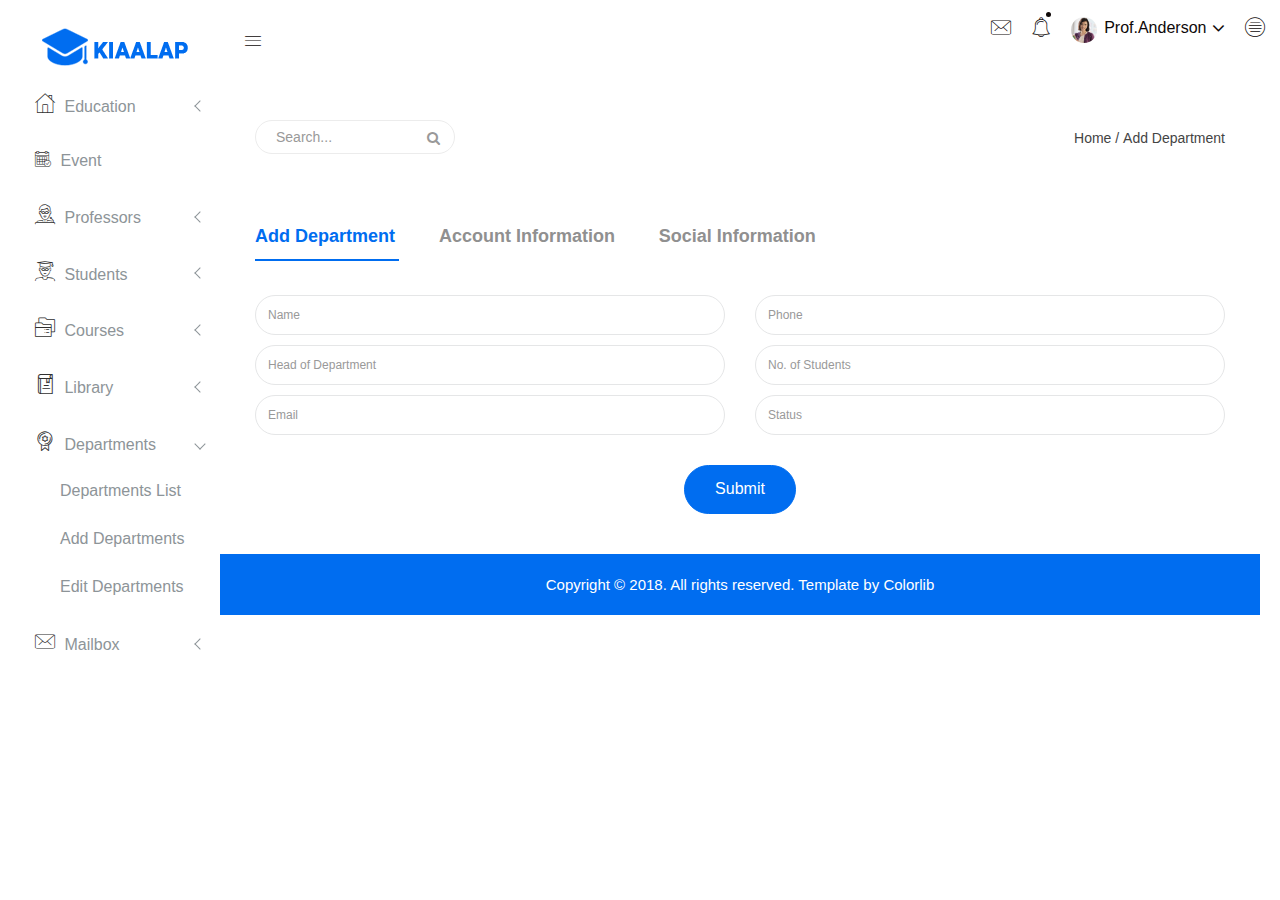
<file: add-department.html>
<!doctype html>
<html class="no-js" lang="en">

<head>
    <meta charset="utf-8">
    <meta http-equiv="x-ua-compatible" content="ie=edge">
    <title>Add Department | Kiaalap - Kiaalap Admin Template</title>
    <meta name="description" content="">
    <meta name="viewport" content="width=device-width, initial-scale=1">
    <!-- favicon
		============================================ -->
    <link rel="shortcut icon" type="image/x-icon" href="img/favicon.ico">
    <!-- Google Fonts
		============================================ -->
    <link href="https://fonts.googleapis.com/css?family=Roboto:100,300,400,700,900" rel="stylesheet">
    <!-- Bootstrap CSS
		============================================ -->
    <link rel="stylesheet" href="css/bootstrap.min.css">
    <!-- Bootstrap CSS
		============================================ -->
    <link rel="stylesheet" href="css/font-awesome.min.css">
    <!-- owl.carousel CSS
		============================================ -->
    <link rel="stylesheet" href="css/owl.carousel.css">
    <link rel="stylesheet" href="css/owl.theme.css">
    <link rel="stylesheet" href="css/owl.transitions.css">
    <!-- animate CSS
		============================================ -->
    <link rel="stylesheet" href="css/animate.css">
    <!-- normalize CSS
		============================================ -->
    <link rel="stylesheet" href="css/normalize.css">
    <!-- meanmenu icon CSS
		============================================ -->
    <link rel="stylesheet" href="css/meanmenu.min.css">
    <!-- main CSS
		============================================ -->
    <link rel="stylesheet" href="css/main.css">
    <!-- educate icon CSS
		============================================ -->
    <link rel="stylesheet" href="css/educate-custon-icon.css">
    <!-- morrisjs CSS
		============================================ -->
    <link rel="stylesheet" href="css/morrisjs/morris.css">
    <!-- mCustomScrollbar CSS
		============================================ -->
    <link rel="stylesheet" href="css/scrollbar/jquery.mCustomScrollbar.min.css">
    <!-- metisMenu CSS
		============================================ -->
    <link rel="stylesheet" href="css/metisMenu/metisMenu.min.css">
    <link rel="stylesheet" href="css/metisMenu/metisMenu-vertical.css">
    <!-- calendar CSS
		============================================ -->
    <link rel="stylesheet" href="css/calendar/fullcalendar.min.css">
    <link rel="stylesheet" href="css/calendar/fullcalendar.print.min.css">
    <!-- forms CSS
		============================================ -->
    <link rel="stylesheet" href="css/form/all-type-forms.css">
    <!-- style CSS
		============================================ -->
    <link rel="stylesheet" href="style.css">
    <!-- responsive CSS
		============================================ -->
    <link rel="stylesheet" href="css/responsive.css">
    <!-- modernizr JS
		============================================ -->
    <script src="js/vendor/modernizr-2.8.3.min.js"></script>
</head>

<body>
    <!--[if lt IE 8]>
		<p class="browserupgrade">You are using an <strong>outdated</strong> browser. Please <a href="http://browsehappy.com/">upgrade your browser</a> to improve your experience.</p>
	<![endif]-->
    <!-- Start Left menu area -->
    <div class="left-sidebar-pro">
        <nav id="sidebar" class="">
            <div class="sidebar-header">
                <a href="index.html"><img class="main-logo" src="img/logo/logo.png" alt="" /></a>
                <strong><a href="index.html"><img src="img/logo/logosn.png" alt="" /></a></strong>
            </div>
            <div class="left-custom-menu-adp-wrap comment-scrollbar">
                <nav class="sidebar-nav left-sidebar-menu-pro">
                    <ul class="metismenu" id="menu1">
                        <li>
                            <a class="has-arrow" href="index.html">
								   <span class="educate-icon educate-home icon-wrap"></span>
								   <span class="mini-click-non">Education</span>
								</a>
                            <ul class="submenu-angle" aria-expanded="true">
                                <li><a title="Dashboard v.1" href="index.html"><span class="mini-sub-pro">Dashboard v.1</span></a></li>
                                <li><a title="Dashboard v.2" href="index-1.html"><span class="mini-sub-pro">Dashboard v.2</span></a></li>
                                <li><a title="Dashboard v.3" href="index-2.html"><span class="mini-sub-pro">Dashboard v.3</span></a></li>
                                <li><a title="Analytics" href="analytics.html"><span class="mini-sub-pro">Analytics</span></a></li>
                                <li><a title="Widgets" href="widgets.html"><span class="mini-sub-pro">Widgets</span></a></li>
                            </ul>
                        </li>
                        <li>
                            <a title="Landing Page" href="events.html" aria-expanded="false"><span class="educate-icon educate-event icon-wrap sub-icon-mg" aria-hidden="true"></span> <span class="mini-click-non">Event</span></a>
                        </li>
                        <li>
                            <a class="has-arrow" href="all-professors.html" aria-expanded="false"><span class="educate-icon educate-professor icon-wrap"></span> <span class="mini-click-non">Professors</span></a>
                            <ul class="submenu-angle" aria-expanded="false">
                                <li><a title="All Professors" href="all-professors.html"><span class="mini-sub-pro">All Professors</span></a></li>
                                <li><a title="Add Professor" href="add-professor.html"><span class="mini-sub-pro">Add Professor</span></a></li>
                                <li><a title="Edit Professor" href="edit-professor.html"><span class="mini-sub-pro">Edit Professor</span></a></li>
                                <li><a title="Professor Profile" href="professor-profile.html"><span class="mini-sub-pro">Professor Profile</span></a></li>
                            </ul>
                        </li>
                        <li>
                            <a class="has-arrow" href="all-students.html" aria-expanded="false"><span class="educate-icon educate-student icon-wrap"></span> <span class="mini-click-non">Students</span></a>
                            <ul class="submenu-angle" aria-expanded="false">
                                <li><a title="All Students" href="all-students.html"><span class="mini-sub-pro">All Students</span></a></li>
                                <li><a title="Add Students" href="add-student.html"><span class="mini-sub-pro">Add Student</span></a></li>
                                <li><a title="Edit Students" href="edit-student.html"><span class="mini-sub-pro">Edit Student</span></a></li>
                                <li><a title="Students Profile" href="student-profile.html"><span class="mini-sub-pro">Student Profile</span></a></li>
                            </ul>
                        </li>
                        <li>
                            <a class="has-arrow" href="all-courses.html" aria-expanded="false"><span class="educate-icon educate-course icon-wrap"></span> <span class="mini-click-non">Courses</span></a>
                            <ul class="submenu-angle" aria-expanded="false">
                                <li><a title="All Courses" href="all-courses.html"><span class="mini-sub-pro">All Courses</span></a></li>
                                <li><a title="Add Courses" href="add-course.html"><span class="mini-sub-pro">Add Course</span></a></li>
                                <li><a title="Edit Courses" href="edit-course.html"><span class="mini-sub-pro">Edit Course</span></a></li>
                                <li><a title="Courses Profile" href="course-info.html"><span class="mini-sub-pro">Courses Info</span></a></li>
                                <li><a title="course Payment" href="course-payment.html"><span class="mini-sub-pro">Courses Payment</span></a></li>
                            </ul>
                        </li>
                        <li>
                            <a class="has-arrow" href="all-courses.html" aria-expanded="false"><span class="educate-icon educate-library icon-wrap"></span> <span class="mini-click-non">Library</span></a>
                            <ul class="submenu-angle" aria-expanded="false">
                                <li><a title="All Library" href="library-assets.html"><span class="mini-sub-pro">Library Assets</span></a></li>
                                <li><a title="Add Library" href="add-library-assets.html"><span class="mini-sub-pro">Add Library Asset</span></a></li>
                                <li><a title="Edit Library" href="edit-library-assets.html"><span class="mini-sub-pro">Edit Library Asset</span></a></li>
                            </ul>
                        </li>
                        <li class="active">
                            <a class="has-arrow" href="all-courses.html" aria-expanded="false"><span class="educate-icon educate-department icon-wrap"></span> <span class="mini-click-non">Departments</span></a>
                            <ul class="submenu-angle" aria-expanded="false">
                                <li><a title="Departments List" href="departments.html"><span class="mini-sub-pro">Departments List</span></a></li>
                                <li><a title="Add Departments" href="add-department.html"><span class="mini-sub-pro">Add Departments</span></a></li>
                                <li><a title="Edit Departments" href="edit-department.html"><span class="mini-sub-pro">Edit Departments</span></a></li>
                            </ul>
                        </li>
                        <li>
                            <a class="has-arrow" href="mailbox.html" aria-expanded="false"><span class="educate-icon educate-message icon-wrap"></span> <span class="mini-click-non">Mailbox</span></a>
                            <ul class="submenu-angle" aria-expanded="false">
                                <li><a title="Inbox" href="mailbox.html"><span class="mini-sub-pro">Inbox</span></a></li>
                                <li><a title="View Mail" href="mailbox-view.html"><span class="mini-sub-pro">View Mail</span></a></li>
                                <li><a title="Compose Mail" href="mailbox-compose.html"><span class="mini-sub-pro">Compose Mail</span></a></li>
                            </ul>
                        </li>
                        <li>
                            <a class="has-arrow" href="mailbox.html" aria-expanded="false"><span class="educate-icon educate-interface icon-wrap"></span> <span class="mini-click-non">Interface</span></a>
                            <ul class="submenu-angle interface-mini-nb-dp" aria-expanded="false">
                                <li><a title="Google Map" href="google-map.html"><span class="mini-sub-pro">Google Map</span></a></li>
                                <li><a title="Data Maps" href="data-maps.html"><span class="mini-sub-pro">Data Maps</span></a></li>
                                <li><a title="Pdf Viewer" href="pdf-viewer.html"><span class="mini-sub-pro">Pdf Viewer</span></a></li>
                                <li><a title="X-Editable" href="x-editable.html"><span class="mini-sub-pro">X-Editable</span></a></li>
                                <li><a title="Code Editor" href="code-editor.html"><span class="mini-sub-pro">Code Editor</span></a></li>
                                <li><a title="Tree View" href="tree-view.html"><span class="mini-sub-pro">Tree View</span></a></li>
                                <li><a title="Preloader" href="preloader.html"><span class="mini-sub-pro">Preloader</span></a></li>
                                <li><a title="Images Cropper" href="images-cropper.html"><span class="mini-sub-pro">Images Cropper</span></a></li>
                            </ul>
                        </li>
                        <li>
                            <a class="has-arrow" href="mailbox.html" aria-expanded="false"><span class="educate-icon educate-charts icon-wrap"></span> <span class="mini-click-non">Charts</span></a>
                            <ul class="submenu-angle chart-mini-nb-dp" aria-expanded="false">
                                <li><a title="Bar Charts" href="bar-charts.html"><span class="mini-sub-pro">Bar Charts</span></a></li>
                                <li><a title="Line Charts" href="line-charts.html"><span class="mini-sub-pro">Line Charts</span></a></li>
                                <li><a title="Area Charts" href="area-charts.html"><span class="mini-sub-pro">Area Charts</span></a></li>
                                <li><a title="Rounded Charts" href="rounded-chart.html"><span class="mini-sub-pro">Rounded Charts</span></a></li>
                                <li><a title="C3 Charts" href="c3.html"><span class="mini-sub-pro">C3 Charts</span></a></li>
                                <li><a title="Sparkline Charts" href="sparkline.html"><span class="mini-sub-pro">Sparkline Charts</span></a></li>
                                <li><a title="Peity Charts" href="peity.html"><span class="mini-sub-pro">Peity Charts</span></a></li>
                            </ul>
                        </li>
                        <li>
                            <a class="has-arrow" href="mailbox.html" aria-expanded="false"><span class="educate-icon educate-data-table icon-wrap"></span> <span class="mini-click-non">Data Tables</span></a>
                            <ul class="submenu-angle" aria-expanded="false">
                                <li><a title="Peity Charts" href="static-table.html"><span class="mini-sub-pro">Static Table</span></a></li>
                                <li><a title="Data Table" href="data-table.html"><span class="mini-sub-pro">Data Table</span></a></li>
                            </ul>
                        </li>
                        <li>
                            <a class="has-arrow" href="mailbox.html" aria-expanded="false"><span class="educate-icon educate-form icon-wrap"></span> <span class="mini-click-non">Forms Elements</span></a>
                            <ul class="submenu-angle form-mini-nb-dp" aria-expanded="false">
                                <li><a title="Basic Form Elements" href="basic-form-element.html"><span class="mini-sub-pro">Bc Form Elements</span></a></li>
                                <li><a title="Advance Form Elements" href="advance-form-element.html"><span class="mini-sub-pro">Ad Form Elements</span></a></li>
                                <li><a title="Password Meter" href="password-meter.html"><span class="mini-sub-pro">Password Meter</span></a></li>
                                <li><a title="Multi Upload" href="multi-upload.html"><span class="mini-sub-pro">Multi Upload</span></a></li>
                                <li><a title="Text Editor" href="tinymc.html"><span class="mini-sub-pro">Text Editor</span></a></li>
                                <li><a title="Dual List Box" href="dual-list-box.html"><span class="mini-sub-pro">Dual List Box</span></a></li>
                            </ul>
                        </li>
                        <li>
                            <a class="has-arrow" href="mailbox.html" aria-expanded="false"><span class="educate-icon educate-apps icon-wrap"></span> <span class="mini-click-non">App views</span></a>
                            <ul class="submenu-angle app-mini-nb-dp" aria-expanded="false">
                                <li><a title="Notifications" href="notifications.html"><span class="mini-sub-pro">Notifications</span></a></li>
                                <li><a title="Alerts" href="alerts.html"><span class="mini-sub-pro">Alerts</span></a></li>
                                <li><a title="Modals" href="modals.html"><span class="mini-sub-pro">Modals</span></a></li>
                                <li><a title="Buttons" href="buttons.html"><span class="mini-sub-pro">Buttons</span></a></li>
                                <li><a title="Tabs" href="tabs.html"><span class="mini-sub-pro">Tabs</span></a></li>
                                <li><a title="Accordion" href="accordion.html"><span class="mini-sub-pro">Accordion</span></a></li>
                            </ul>
                        </li>
                        <li id="removable">
                            <a class="has-arrow" href="#" aria-expanded="false"><span class="educate-icon educate-pages icon-wrap"></span> <span class="mini-click-non">Pages</span></a>
                            <ul class="submenu-angle page-mini-nb-dp" aria-expanded="false">
                                <li><a title="Login" href="login.html"><span class="mini-sub-pro">Login</span></a></li>
                                <li><a title="Register" href="register.html"><span class="mini-sub-pro">Register</span></a></li>
                                <li><a title="Lock" href="lock.html"><span class="mini-sub-pro">Lock</span></a></li>
                                <li><a title="Password Recovery" href="password-recovery.html"><span class="mini-sub-pro">Password Recovery</span></a></li>
                                <li><a title="404 Page" href="404.html"><span class="mini-sub-pro">404 Page</span></a></li>
                                <li><a title="500 Page" href="500.html"><span class="mini-sub-pro">500 Page</span></a></li>
                            </ul>
                        </li>
                    </ul>
                </nav>
            </div>
        </nav>
    </div>
    <!-- End Left menu area -->
    <!-- Start Welcome area -->
    <div class="all-content-wrapper">
        <div class="container-fluid">
            <div class="row">
                <div class="col-lg-12 col-md-12 col-sm-12 col-xs-12">
                    <div class="logo-pro">
                        <a href="index.html"><img class="main-logo" src="img/logo/logo.png" alt="" /></a>
                    </div>
                </div>
            </div>
        </div>
        <div class="header-advance-area">
            <div class="header-top-area">
                <div class="container-fluid">
                    <div class="row">
                        <div class="col-lg-12 col-md-12 col-sm-12 col-xs-12">
                            <div class="header-top-wraper">
                                <div class="row">
                                    <div class="col-lg-1 col-md-0 col-sm-1 col-xs-12">
                                        <div class="menu-switcher-pro">
                                            <button type="button" id="sidebarCollapse" class="btn bar-button-pro header-drl-controller-btn btn-info navbar-btn">
													<i class="educate-icon educate-nav"></i>
												</button>
                                        </div>
                                    </div>
                                    <div class="col-lg-6 col-md-7 col-sm-6 col-xs-12">
                                        <div class="header-top-menu tabl-d-n">
                                            <ul class="nav navbar-nav mai-top-nav">
                                                <li class="nav-item"><a href="#" class="nav-link">Home</a>
                                                </li>
                                                <li class="nav-item"><a href="#" class="nav-link">About</a>
                                                </li>
                                                <li class="nav-item"><a href="#" class="nav-link">Services</a>
                                                </li>
                                                <li class="nav-item dropdown res-dis-nn">
                                                    <a href="#" data-toggle="dropdown" role="button" aria-expanded="false" class="nav-link dropdown-toggle">Project <span class="angle-down-topmenu"><i class="fa fa-angle-down"></i></span></a>
                                                    <div role="menu" class="dropdown-menu animated zoomIn">
                                                        <a href="#" class="dropdown-item">Documentation</a>
                                                        <a href="#" class="dropdown-item">Expert Backend</a>
                                                        <a href="#" class="dropdown-item">Expert FrontEnd</a>
                                                        <a href="#" class="dropdown-item">Contact Support</a>
                                                    </div>
                                                </li>
                                                <li class="nav-item"><a href="#" class="nav-link">Support</a>
                                                </li>
                                            </ul>
                                        </div>
                                    </div>
                                    <div class="col-lg-5 col-md-5 col-sm-12 col-xs-12">
                                        <div class="header-right-info">
                                            <ul class="nav navbar-nav mai-top-nav header-right-menu">
                                                <li class="nav-item dropdown">
                                                    <a href="#" data-toggle="dropdown" role="button" aria-expanded="false" class="nav-link dropdown-toggle"><i class="educate-icon educate-message edu-chat-pro" aria-hidden="true"></i><span class="indicator-ms"></span></a>
                                                    <div role="menu" class="author-message-top dropdown-menu animated zoomIn">
                                                        <div class="message-single-top">
                                                            <h1>Message</h1>
                                                        </div>
                                                        <ul class="message-menu">
                                                            <li>
                                                                <a href="#">
                                                                    <div class="message-img">
                                                                        <img src="img/contact/1.jpg" alt="">
                                                                    </div>
                                                                    <div class="message-content">
                                                                        <span class="message-date">16 Sept</span>
                                                                        <h2>Advanda Cro</h2>
                                                                        <p>Please done this project as soon possible.</p>
                                                                    </div>
                                                                </a>
                                                            </li>
                                                            <li>
                                                                <a href="#">
                                                                    <div class="message-img">
                                                                        <img src="img/contact/4.jpg" alt="">
                                                                    </div>
                                                                    <div class="message-content">
                                                                        <span class="message-date">16 Sept</span>
                                                                        <h2>Sulaiman din</h2>
                                                                        <p>Please done this project as soon possible.</p>
                                                                    </div>
                                                                </a>
                                                            </li>
                                                            <li>
                                                                <a href="#">
                                                                    <div class="message-img">
                                                                        <img src="img/contact/3.jpg" alt="">
                                                                    </div>
                                                                    <div class="message-content">
                                                                        <span class="message-date">16 Sept</span>
                                                                        <h2>Victor Jara</h2>
                                                                        <p>Please done this project as soon possible.</p>
                                                                    </div>
                                                                </a>
                                                            </li>
                                                            <li>
                                                                <a href="#">
                                                                    <div class="message-img">
                                                                        <img src="img/contact/2.jpg" alt="">
                                                                    </div>
                                                                    <div class="message-content">
                                                                        <span class="message-date">16 Sept</span>
                                                                        <h2>Victor Jara</h2>
                                                                        <p>Please done this project as soon possible.</p>
                                                                    </div>
                                                                </a>
                                                            </li>
                                                        </ul>
                                                        <div class="message-view">
                                                            <a href="#">View All Messages</a>
                                                        </div>
                                                    </div>
                                                </li>
                                                <li class="nav-item"><a href="#" data-toggle="dropdown" role="button" aria-expanded="false" class="nav-link dropdown-toggle"><i class="educate-icon educate-bell" aria-hidden="true"></i><span class="indicator-nt"></span></a>
                                                    <div role="menu" class="notification-author dropdown-menu animated zoomIn">
                                                        <div class="notification-single-top">
                                                            <h1>Notifications</h1>
                                                        </div>
                                                        <ul class="notification-menu">
                                                            <li>
                                                                <a href="#">
                                                                    <div class="notification-icon">
                                                                        <i class="educate-icon educate-checked edu-checked-pro admin-check-pro" aria-hidden="true"></i>
                                                                    </div>
                                                                    <div class="notification-content">
                                                                        <span class="notification-date">16 Sept</span>
                                                                        <h2>Advanda Cro</h2>
                                                                        <p>Please done this project as soon possible.</p>
                                                                    </div>
                                                                </a>
                                                            </li>
                                                            <li>
                                                                <a href="#">
                                                                    <div class="notification-icon">
                                                                        <i class="fa fa-cloud edu-cloud-computing-down" aria-hidden="true"></i>
                                                                    </div>
                                                                    <div class="notification-content">
                                                                        <span class="notification-date">16 Sept</span>
                                                                        <h2>Sulaiman din</h2>
                                                                        <p>Please done this project as soon possible.</p>
                                                                    </div>
                                                                </a>
                                                            </li>
                                                            <li>
                                                                <a href="#">
                                                                    <div class="notification-icon">
                                                                        <i class="fa fa-eraser edu-shield" aria-hidden="true"></i>
                                                                    </div>
                                                                    <div class="notification-content">
                                                                        <span class="notification-date">16 Sept</span>
                                                                        <h2>Victor Jara</h2>
                                                                        <p>Please done this project as soon possible.</p>
                                                                    </div>
                                                                </a>
                                                            </li>
                                                            <li>
                                                                <a href="#">
                                                                    <div class="notification-icon">
                                                                        <i class="fa fa-line-chart edu-analytics-arrow" aria-hidden="true"></i>
                                                                    </div>
                                                                    <div class="notification-content">
                                                                        <span class="notification-date">16 Sept</span>
                                                                        <h2>Victor Jara</h2>
                                                                        <p>Please done this project as soon possible.</p>
                                                                    </div>
                                                                </a>
                                                            </li>
                                                        </ul>
                                                        <div class="notification-view">
                                                            <a href="#">View All Notification</a>
                                                        </div>
                                                    </div>
                                                </li>
                                                <li class="nav-item">
                                                    <a href="#" data-toggle="dropdown" role="button" aria-expanded="false" class="nav-link dropdown-toggle">
															<img src="img/product/pro4.jpg" alt="" />
															<span class="admin-name">Prof.Anderson</span>
															<i class="fa fa-angle-down edu-icon edu-down-arrow"></i>
														</a>
                                                    <ul role="menu" class="dropdown-header-top author-log dropdown-menu animated zoomIn">
                                                        <li><a href="#"><span class="edu-icon edu-home-admin author-log-ic"></span>My Account</a>
                                                        </li>
                                                        <li><a href="#"><span class="edu-icon edu-user-rounded author-log-ic"></span>My Profile</a>
                                                        </li>
                                                        <li><a href="#"><span class="edu-icon edu-money author-log-ic"></span>User Billing</a>
                                                        </li>
                                                        <li><a href="#"><span class="edu-icon edu-settings author-log-ic"></span>Settings</a>
                                                        </li>
                                                        <li><a href="#"><span class="edu-icon edu-locked author-log-ic"></span>Log Out</a>
                                                        </li>
                                                    </ul>
                                                </li>
                                                <li class="nav-item nav-setting-open"><a href="#" data-toggle="dropdown" role="button" aria-expanded="false" class="nav-link dropdown-toggle"><i class="educate-icon educate-menu"></i></a>

                                                    <div role="menu" class="admintab-wrap menu-setting-wrap menu-setting-wrap-bg dropdown-menu animated zoomIn">
                                                        <ul class="nav nav-tabs custon-set-tab">
                                                            <li class="active"><a data-toggle="tab" href="#Notes">Notes</a>
                                                            </li>
                                                            <li><a data-toggle="tab" href="#Projects">Projects</a>
                                                            </li>
                                                            <li><a data-toggle="tab" href="#Settings">Settings</a>
                                                            </li>
                                                        </ul>

                                                        <div class="tab-content custom-bdr-nt">
                                                            <div id="Notes" class="tab-pane fade in active">
                                                                <div class="notes-area-wrap">
                                                                    <div class="note-heading-indicate">
                                                                        <h2><i class="fa fa-comments-o"></i> Latest Notes</h2>
                                                                        <p>You have 10 new message.</p>
                                                                    </div>
                                                                    <div class="notes-list-area notes-menu-scrollbar">
                                                                        <ul class="notes-menu-list">
                                                                            <li>
                                                                                <a href="#">
                                                                                    <div class="notes-list-flow">
                                                                                        <div class="notes-img">
                                                                                            <img src="img/contact/4.jpg" alt="" />
                                                                                        </div>
                                                                                        <div class="notes-content">
                                                                                            <p> The point of using Lorem Ipsum is that it has a more-or-less normal.</p>
                                                                                            <span>Yesterday 2:45 pm</span>
                                                                                        </div>
                                                                                    </div>
                                                                                </a>
                                                                            </li>
                                                                            <li>
                                                                                <a href="#">
                                                                                    <div class="notes-list-flow">
                                                                                        <div class="notes-img">
                                                                                            <img src="img/contact/1.jpg" alt="" />
                                                                                        </div>
                                                                                        <div class="notes-content">
                                                                                            <p> The point of using Lorem Ipsum is that it has a more-or-less normal.</p>
                                                                                            <span>Yesterday 2:45 pm</span>
                                                                                        </div>
                                                                                    </div>
                                                                                </a>
                                                                            </li>
                                                                            <li>
                                                                                <a href="#">
                                                                                    <div class="notes-list-flow">
                                                                                        <div class="notes-img">
                                                                                            <img src="img/contact/2.jpg" alt="" />
                                                                                        </div>
                                                                                        <div class="notes-content">
                                                                                            <p> The point of using Lorem Ipsum is that it has a more-or-less normal.</p>
                                                                                            <span>Yesterday 2:45 pm</span>
                                                                                        </div>
                                                                                    </div>
                                                                                </a>
                                                                            </li>
                                                                            <li>
                                                                                <a href="#">
                                                                                    <div class="notes-list-flow">
                                                                                        <div class="notes-img">
                                                                                            <img src="img/contact/3.jpg" alt="" />
                                                                                        </div>
                                                                                        <div class="notes-content">
                                                                                            <p> The point of using Lorem Ipsum is that it has a more-or-less normal.</p>
                                                                                            <span>Yesterday 2:45 pm</span>
                                                                                        </div>
                                                                                    </div>
                                                                                </a>
                                                                            </li>
                                                                            <li>
                                                                                <a href="#">
                                                                                    <div class="notes-list-flow">
                                                                                        <div class="notes-img">
                                                                                            <img src="img/contact/4.jpg" alt="" />
                                                                                        </div>
                                                                                        <div class="notes-content">
                                                                                            <p> The point of using Lorem Ipsum is that it has a more-or-less normal.</p>
                                                                                            <span>Yesterday 2:45 pm</span>
                                                                                        </div>
                                                                                    </div>
                                                                                </a>
                                                                            </li>
                                                                            <li>
                                                                                <a href="#">
                                                                                    <div class="notes-list-flow">
                                                                                        <div class="notes-img">
                                                                                            <img src="img/contact/1.jpg" alt="" />
                                                                                        </div>
                                                                                        <div class="notes-content">
                                                                                            <p> The point of using Lorem Ipsum is that it has a more-or-less normal.</p>
                                                                                            <span>Yesterday 2:45 pm</span>
                                                                                        </div>
                                                                                    </div>
                                                                                </a>
                                                                            </li>
                                                                            <li>
                                                                                <a href="#">
                                                                                    <div class="notes-list-flow">
                                                                                        <div class="notes-img">
                                                                                            <img src="img/contact/2.jpg" alt="" />
                                                                                        </div>
                                                                                        <div class="notes-content">
                                                                                            <p> The point of using Lorem Ipsum is that it has a more-or-less normal.</p>
                                                                                            <span>Yesterday 2:45 pm</span>
                                                                                        </div>
                                                                                    </div>
                                                                                </a>
                                                                            </li>
                                                                            <li>
                                                                                <a href="#">
                                                                                    <div class="notes-list-flow">
                                                                                        <div class="notes-img">
                                                                                            <img src="img/contact/1.jpg" alt="" />
                                                                                        </div>
                                                                                        <div class="notes-content">
                                                                                            <p> The point of using Lorem Ipsum is that it has a more-or-less normal.</p>
                                                                                            <span>Yesterday 2:45 pm</span>
                                                                                        </div>
                                                                                    </div>
                                                                                </a>
                                                                            </li>
                                                                            <li>
                                                                                <a href="#">
                                                                                    <div class="notes-list-flow">
                                                                                        <div class="notes-img">
                                                                                            <img src="img/contact/2.jpg" alt="" />
                                                                                        </div>
                                                                                        <div class="notes-content">
                                                                                            <p> The point of using Lorem Ipsum is that it has a more-or-less normal.</p>
                                                                                            <span>Yesterday 2:45 pm</span>
                                                                                        </div>
                                                                                    </div>
                                                                                </a>
                                                                            </li>
                                                                            <li>
                                                                                <a href="#">
                                                                                    <div class="notes-list-flow">
                                                                                        <div class="notes-img">
                                                                                            <img src="img/contact/3.jpg" alt="" />
                                                                                        </div>
                                                                                        <div class="notes-content">
                                                                                            <p> The point of using Lorem Ipsum is that it has a more-or-less normal.</p>
                                                                                            <span>Yesterday 2:45 pm</span>
                                                                                        </div>
                                                                                    </div>
                                                                                </a>
                                                                            </li>
                                                                        </ul>
                                                                    </div>
                                                                </div>
                                                            </div>
                                                            <div id="Projects" class="tab-pane fade">
                                                                <div class="projects-settings-wrap">
                                                                    <div class="note-heading-indicate">
                                                                        <h2><i class="fa fa-cube"></i> Latest projects</h2>
                                                                        <p> You have 20 projects. 5 not completed.</p>
                                                                    </div>
                                                                    <div class="project-st-list-area project-st-menu-scrollbar">
                                                                        <ul class="projects-st-menu-list">
                                                                            <li>
                                                                                <a href="#">
                                                                                    <div class="project-list-flow">
                                                                                        <div class="projects-st-heading">
                                                                                            <h2>Web Development</h2>
                                                                                            <p> The point of using Lorem Ipsum is that it has a more or less normal.</p>
                                                                                            <span class="project-st-time">1 hours ago</span>
                                                                                        </div>
                                                                                        <div class="projects-st-content">
                                                                                            <p>Completion with: 28%</p>
                                                                                            <div class="progress progress-mini">
                                                                                                <div style="width: 28%;" class="progress-bar progress-bar-danger hd-tp-1"></div>
                                                                                            </div>
                                                                                            <p>Project end: 4:00 pm - 12.06.2014</p>
                                                                                        </div>
                                                                                    </div>
                                                                                </a>
                                                                            </li>
                                                                            <li>
                                                                                <a href="#">
                                                                                    <div class="project-list-flow">
                                                                                        <div class="projects-st-heading">
                                                                                            <h2>Software Development</h2>
                                                                                            <p> The point of using Lorem Ipsum is that it has a more or less normal.</p>
                                                                                            <span class="project-st-time">2 hours ago</span>
                                                                                        </div>
                                                                                        <div class="projects-st-content project-rating-cl">
                                                                                            <p>Completion with: 68%</p>
                                                                                            <div class="progress progress-mini">
                                                                                                <div style="width: 68%;" class="progress-bar hd-tp-2"></div>
                                                                                            </div>
                                                                                            <p>Project end: 4:00 pm - 12.06.2014</p>
                                                                                        </div>
                                                                                    </div>
                                                                                </a>
                                                                            </li>
                                                                            <li>
                                                                                <a href="#">
                                                                                    <div class="project-list-flow">
                                                                                        <div class="projects-st-heading">
                                                                                            <h2>Graphic Design</h2>
                                                                                            <p> The point of using Lorem Ipsum is that it has a more or less normal.</p>
                                                                                            <span class="project-st-time">3 hours ago</span>
                                                                                        </div>
                                                                                        <div class="projects-st-content">
                                                                                            <p>Completion with: 78%</p>
                                                                                            <div class="progress progress-mini">
                                                                                                <div style="width: 78%;" class="progress-bar hd-tp-3"></div>
                                                                                            </div>
                                                                                            <p>Project end: 4:00 pm - 12.06.2014</p>
                                                                                        </div>
                                                                                    </div>
                                                                                </a>
                                                                            </li>
                                                                            <li>
                                                                                <a href="#">
                                                                                    <div class="project-list-flow">
                                                                                        <div class="projects-st-heading">
                                                                                            <h2>Web Design</h2>
                                                                                            <p> The point of using Lorem Ipsum is that it has a more or less normal.</p>
                                                                                            <span class="project-st-time">4 hours ago</span>
                                                                                        </div>
                                                                                        <div class="projects-st-content project-rating-cl2">
                                                                                            <p>Completion with: 38%</p>
                                                                                            <div class="progress progress-mini">
                                                                                                <div style="width: 38%;" class="progress-bar progress-bar-danger hd-tp-4"></div>
                                                                                            </div>
                                                                                            <p>Project end: 4:00 pm - 12.06.2014</p>
                                                                                        </div>
                                                                                    </div>
                                                                                </a>
                                                                            </li>
                                                                            <li>
                                                                                <a href="#">
                                                                                    <div class="project-list-flow">
                                                                                        <div class="projects-st-heading">
                                                                                            <h2>Business Card</h2>
                                                                                            <p> The point of using Lorem Ipsum is that it has a more or less normal.</p>
                                                                                            <span class="project-st-time">5 hours ago</span>
                                                                                        </div>
                                                                                        <div class="projects-st-content">
                                                                                            <p>Completion with: 28%</p>
                                                                                            <div class="progress progress-mini">
                                                                                                <div style="width: 28%;" class="progress-bar progress-bar-danger hd-tp-5"></div>
                                                                                            </div>
                                                                                            <p>Project end: 4:00 pm - 12.06.2014</p>
                                                                                        </div>
                                                                                    </div>
                                                                                </a>
                                                                            </li>
                                                                            <li>
                                                                                <a href="#">
                                                                                    <div class="project-list-flow">
                                                                                        <div class="projects-st-heading">
                                                                                            <h2>Ecommerce Business</h2>
                                                                                            <p> The point of using Lorem Ipsum is that it has a more or less normal.</p>
                                                                                            <span class="project-st-time">6 hours ago</span>
                                                                                        </div>
                                                                                        <div class="projects-st-content project-rating-cl">
                                                                                            <p>Completion with: 68%</p>
                                                                                            <div class="progress progress-mini">
                                                                                                <div style="width: 68%;" class="progress-bar hd-tp-6"></div>
                                                                                            </div>
                                                                                            <p>Project end: 4:00 pm - 12.06.2014</p>
                                                                                        </div>
                                                                                    </div>
                                                                                </a>
                                                                            </li>
                                                                            <li>
                                                                                <a href="#">
                                                                                    <div class="project-list-flow">
                                                                                        <div class="projects-st-heading">
                                                                                            <h2>Woocommerce Plugin</h2>
                                                                                            <p> The point of using Lorem Ipsum is that it has a more or less normal.</p>
                                                                                            <span class="project-st-time">7 hours ago</span>
                                                                                        </div>
                                                                                        <div class="projects-st-content">
                                                                                            <p>Completion with: 78%</p>
                                                                                            <div class="progress progress-mini">
                                                                                                <div style="width: 78%;" class="progress-bar"></div>
                                                                                            </div>
                                                                                            <p>Project end: 4:00 pm - 12.06.2014</p>
                                                                                        </div>
                                                                                    </div>
                                                                                </a>
                                                                            </li>
                                                                            <li>
                                                                                <a href="#">
                                                                                    <div class="project-list-flow">
                                                                                        <div class="projects-st-heading">
                                                                                            <h2>Wordpress Theme</h2>
                                                                                            <p> The point of using Lorem Ipsum is that it has a more or less normal.</p>
                                                                                            <span class="project-st-time">9 hours ago</span>
                                                                                        </div>
                                                                                        <div class="projects-st-content project-rating-cl2">
                                                                                            <p>Completion with: 38%</p>
                                                                                            <div class="progress progress-mini">
                                                                                                <div style="width: 38%;" class="progress-bar progress-bar-danger"></div>
                                                                                            </div>
                                                                                            <p>Project end: 4:00 pm - 12.06.2014</p>
                                                                                        </div>
                                                                                    </div>
                                                                                </a>
                                                                            </li>
                                                                        </ul>
                                                                    </div>
                                                                </div>
                                                            </div>
                                                            <div id="Settings" class="tab-pane fade">
                                                                <div class="setting-panel-area">
                                                                    <div class="note-heading-indicate">
                                                                        <h2><i class="fa fa-gears"></i> Settings Panel</h2>
                                                                        <p> You have 20 Settings. 5 not completed.</p>
                                                                    </div>
                                                                    <ul class="setting-panel-list">
                                                                        <li>
                                                                            <div class="checkbox-setting-pro">
                                                                                <div class="checkbox-title-pro">
                                                                                    <h2>Show notifications</h2>
                                                                                    <div class="ts-custom-check">
                                                                                        <div class="onoffswitch">
                                                                                            <input type="checkbox" name="collapsemenu" class="onoffswitch-checkbox" id="example">
                                                                                            <label class="onoffswitch-label" for="example">
																									<span class="onoffswitch-inner"></span>
																									<span class="onoffswitch-switch"></span>
																								</label>
                                                                                        </div>
                                                                                    </div>
                                                                                </div>
                                                                            </div>
                                                                        </li>
                                                                        <li>
                                                                            <div class="checkbox-setting-pro">
                                                                                <div class="checkbox-title-pro">
                                                                                    <h2>Disable Chat</h2>
                                                                                    <div class="ts-custom-check">
                                                                                        <div class="onoffswitch">
                                                                                            <input type="checkbox" name="collapsemenu" class="onoffswitch-checkbox" id="example3">
                                                                                            <label class="onoffswitch-label" for="example3">
																									<span class="onoffswitch-inner"></span>
																									<span class="onoffswitch-switch"></span>
																								</label>
                                                                                        </div>
                                                                                    </div>
                                                                                </div>
                                                                            </div>
                                                                        </li>
                                                                        <li>
                                                                            <div class="checkbox-setting-pro">
                                                                                <div class="checkbox-title-pro">
                                                                                    <h2>Enable history</h2>
                                                                                    <div class="ts-custom-check">
                                                                                        <div class="onoffswitch">
                                                                                            <input type="checkbox" name="collapsemenu" class="onoffswitch-checkbox" id="example4">
                                                                                            <label class="onoffswitch-label" for="example4">
																									<span class="onoffswitch-inner"></span>
																									<span class="onoffswitch-switch"></span>
																								</label>
                                                                                        </div>
                                                                                    </div>
                                                                                </div>
                                                                            </div>
                                                                        </li>
                                                                        <li>
                                                                            <div class="checkbox-setting-pro">
                                                                                <div class="checkbox-title-pro">
                                                                                    <h2>Show charts</h2>
                                                                                    <div class="ts-custom-check">
                                                                                        <div class="onoffswitch">
                                                                                            <input type="checkbox" name="collapsemenu" class="onoffswitch-checkbox" id="example7">
                                                                                            <label class="onoffswitch-label" for="example7">
																									<span class="onoffswitch-inner"></span>
																									<span class="onoffswitch-switch"></span>
																								</label>
                                                                                        </div>
                                                                                    </div>
                                                                                </div>
                                                                            </div>
                                                                        </li>
                                                                        <li>
                                                                            <div class="checkbox-setting-pro">
                                                                                <div class="checkbox-title-pro">
                                                                                    <h2>Update everyday</h2>
                                                                                    <div class="ts-custom-check">
                                                                                        <div class="onoffswitch">
                                                                                            <input type="checkbox" name="collapsemenu" checked="" class="onoffswitch-checkbox" id="example2">
                                                                                            <label class="onoffswitch-label" for="example2">
																									<span class="onoffswitch-inner"></span>
																									<span class="onoffswitch-switch"></span>
																								</label>
                                                                                        </div>
                                                                                    </div>
                                                                                </div>
                                                                            </div>
                                                                        </li>
                                                                        <li>
                                                                            <div class="checkbox-setting-pro">
                                                                                <div class="checkbox-title-pro">
                                                                                    <h2>Global search</h2>
                                                                                    <div class="ts-custom-check">
                                                                                        <div class="onoffswitch">
                                                                                            <input type="checkbox" name="collapsemenu" checked="" class="onoffswitch-checkbox" id="example6">
                                                                                            <label class="onoffswitch-label" for="example6">
																									<span class="onoffswitch-inner"></span>
																									<span class="onoffswitch-switch"></span>
																								</label>
                                                                                        </div>
                                                                                    </div>
                                                                                </div>
                                                                            </div>
                                                                        </li>
                                                                        <li>
                                                                            <div class="checkbox-setting-pro">
                                                                                <div class="checkbox-title-pro">
                                                                                    <h2>Offline users</h2>
                                                                                    <div class="ts-custom-check">
                                                                                        <div class="onoffswitch">
                                                                                            <input type="checkbox" name="collapsemenu" checked="" class="onoffswitch-checkbox" id="example5">
                                                                                            <label class="onoffswitch-label" for="example5">
																									<span class="onoffswitch-inner"></span>
																									<span class="onoffswitch-switch"></span>
																								</label>
                                                                                        </div>
                                                                                    </div>
                                                                                </div>
                                                                            </div>
                                                                        </li>
                                                                    </ul>

                                                                </div>
                                                            </div>
                                                        </div>
                                                    </div>
                                                </li>
                                            </ul>
                                        </div>
                                    </div>
                                </div>
                            </div>
                        </div>
                    </div>
                </div>
            </div>
            <!-- Mobile Menu start -->
            <div class="mobile-menu-area">
                <div class="container">
                    <div class="row">
                        <div class="col-lg-12 col-md-12 col-sm-12 col-xs-12">
                            <div class="mobile-menu">
                                <nav id="dropdown">
                                    <ul class="mobile-menu-nav">
                                        <li><a data-toggle="collapse" data-target="#Charts" href="#">Home <span class="admin-project-icon edu-icon edu-down-arrow"></span></a>
                                            <ul class="collapse dropdown-header-top">
                                                <li><a href="index.html">Dashboard v.1</a></li>
                                                <li><a href="index-1.html">Dashboard v.2</a></li>
                                                <li><a href="index-3.html">Dashboard v.3</a></li>
                                                <li><a href="analytics.html">Analytics</a></li>
                                                <li><a href="widgets.html">Widgets</a></li>
                                            </ul>
                                        </li>
                                        <li><a href="events.html">Event</a></li>
                                        <li><a data-toggle="collapse" data-target="#demoevent" href="#">Professors <span class="admin-project-icon edu-icon edu-down-arrow"></span></a>
                                            <ul id="demoevent" class="collapse dropdown-header-top">
                                                <li><a href="all-professors.html">All Professors</a>
                                                </li>
                                                <li><a href="add-professor.html">Add Professor</a>
                                                </li>
                                                <li><a href="edit-professor.html">Edit Professor</a>
                                                </li>
                                                <li><a href="professor-profile.html">Professor Profile</a>
                                                </li>
                                            </ul>
                                        </li>
                                        <li><a data-toggle="collapse" data-target="#demopro" href="#">Students <span class="admin-project-icon edu-icon edu-down-arrow"></span></a>
                                            <ul id="demopro" class="collapse dropdown-header-top">
                                                <li><a href="all-students.html">All Students</a>
                                                </li>
                                                <li><a href="add-student.html">Add Student</a>
                                                </li>
                                                <li><a href="edit-student.html">Edit Student</a>
                                                </li>
                                                <li><a href="student-profile.html">Student Profile</a>
                                                </li>
                                            </ul>
                                        </li>
                                        <li><a data-toggle="collapse" data-target="#democrou" href="#">Courses <span class="admin-project-icon edu-icon edu-down-arrow"></span></a>
                                            <ul id="democrou" class="collapse dropdown-header-top">
                                                <li><a href="all-courses.html">All Courses</a>
                                                </li>
                                                <li><a href="add-course.html">Add Course</a>
                                                </li>
                                                <li><a href="edit-course.html">Edit Course</a>
                                                </li>
                                                <li><a href="course-profile.html">Courses Info</a>
                                                </li>
                                                <li><a href="course-payment.html">Courses Payment</a>
                                                </li>
                                            </ul>
                                        </li>
                                        <li><a data-toggle="collapse" data-target="#demolibra" href="#">Library <span class="admin-project-icon edu-icon edu-down-arrow"></span></a>
                                            <ul id="demolibra" class="collapse dropdown-header-top">
                                                <li><a href="library-assets.html">Library Assets</a>
                                                </li>
                                                <li><a href="add-library-assets.html">Add Library Asset</a>
                                                </li>
                                                <li><a href="edit-library-assets.html">Edit Library Asset</a>
                                                </li>
                                            </ul>
                                        </li>
                                        <li><a data-toggle="collapse" data-target="#demodepart" href="#">Departments <span class="admin-project-icon edu-icon edu-down-arrow"></span></a>
                                            <ul id="demodepart" class="collapse dropdown-header-top">
                                                <li><a href="departments.html">Departments List</a>
                                                </li>
                                                <li><a href="add-department.html">Add Departments</a>
                                                </li>
                                                <li><a href="edit-department.html">Edit Departments</a>
                                                </li>
                                            </ul>
                                        </li>
                                        <li><a data-toggle="collapse" data-target="#demomi" href="#">Mailbox <span class="admin-project-icon edu-icon edu-down-arrow"></span></a>
                                            <ul id="demomi" class="collapse dropdown-header-top">
                                                <li><a href="mailbox.html">Inbox</a>
                                                </li>
                                                <li><a href="mailbox-view.html">View Mail</a>
                                                </li>
                                                <li><a href="mailbox-compose.html">Compose Mail</a>
                                                </li>
                                            </ul>
                                        </li>
                                        <li><a data-toggle="collapse" data-target="#Miscellaneousmob" href="#">Interface <span class="admin-project-icon edu-icon edu-down-arrow"></span></a>
                                            <ul id="Miscellaneousmob" class="collapse dropdown-header-top">
                                                <li><a href="google-map.html">Google Map</a>
                                                </li>
                                                <li><a href="data-maps.html">Data Maps</a>
                                                </li>
                                                <li><a href="pdf-viewer.html">Pdf Viewer</a>
                                                </li>
                                                <li><a href="x-editable.html">X-Editable</a>
                                                </li>
                                                <li><a href="code-editor.html">Code Editor</a>
                                                </li>
                                                <li><a href="tree-view.html">Tree View</a>
                                                </li>
                                                <li><a href="preloader.html">Preloader</a>
                                                </li>
                                                <li><a href="images-cropper.html">Images Cropper</a>
                                                </li>
                                            </ul>
                                        </li>
                                        <li><a data-toggle="collapse" data-target="#Chartsmob" href="#">Charts <span class="admin-project-icon edu-icon edu-down-arrow"></span></a>
                                            <ul id="Chartsmob" class="collapse dropdown-header-top">
                                                <li><a href="bar-charts.html">Bar Charts</a>
                                                </li>
                                                <li><a href="line-charts.html">Line Charts</a>
                                                </li>
                                                <li><a href="area-charts.html">Area Charts</a>
                                                </li>
                                                <li><a href="rounded-chart.html">Rounded Charts</a>
                                                </li>
                                                <li><a href="c3.html">C3 Charts</a>
                                                </li>
                                                <li><a href="sparkline.html">Sparkline Charts</a>
                                                </li>
                                                <li><a href="peity.html">Peity Charts</a>
                                                </li>
                                            </ul>
                                        </li>
                                        <li><a data-toggle="collapse" data-target="#Tablesmob" href="#">Tables <span class="admin-project-icon edu-icon edu-down-arrow"></span></a>
                                            <ul id="Tablesmob" class="collapse dropdown-header-top">
                                                <li><a href="static-table.html">Static Table</a>
                                                </li>
                                                <li><a href="data-table.html">Data Table</a>
                                                </li>
                                            </ul>
                                        </li>
                                        <li><a data-toggle="collapse" data-target="#formsmob" href="#">Forms <span class="admin-project-icon edu-icon edu-down-arrow"></span></a>
                                            <ul id="formsmob" class="collapse dropdown-header-top">
                                                <li><a href="basic-form-element.html">Basic Form Elements</a>
                                                </li>
                                                <li><a href="advance-form-element.html">Advanced Form Elements</a>
                                                </li>
                                                <li><a href="password-meter.html">Password Meter</a>
                                                </li>
                                                <li><a href="multi-upload.html">Multi Upload</a>
                                                </li>
                                                <li><a href="tinymc.html">Text Editor</a>
                                                </li>
                                                <li><a href="dual-list-box.html">Dual List Box</a>
                                                </li>
                                            </ul>
                                        </li>
                                        <li><a data-toggle="collapse" data-target="#Appviewsmob" href="#">App views <span class="admin-project-icon edu-icon edu-down-arrow"></span></a>
                                            <ul id="Appviewsmob" class="collapse dropdown-header-top">
                                                <li><a href="basic-form-element.html">Basic Form Elements</a>
                                                </li>
                                                <li><a href="advance-form-element.html">Advanced Form Elements</a>
                                                </li>
                                                <li><a href="password-meter.html">Password Meter</a>
                                                </li>
                                                <li><a href="multi-upload.html">Multi Upload</a>
                                                </li>
                                                <li><a href="tinymc.html">Text Editor</a>
                                                </li>
                                                <li><a href="dual-list-box.html">Dual List Box</a>
                                                </li>
                                            </ul>
                                        </li>
                                        <li><a data-toggle="collapse" data-target="#Pagemob" href="#">Pages <span class="admin-project-icon edu-icon edu-down-arrow"></span></a>
                                            <ul id="Pagemob" class="collapse dropdown-header-top">
                                                <li><a href="login.html">Login</a>
                                                </li>
                                                <li><a href="register.html">Register</a>
                                                </li>
                                                <li><a href="lock.html">Lock</a>
                                                </li>
                                                <li><a href="password-recovery.html">Password Recovery</a>
                                                </li>
                                                <li><a href="404.html">404 Page</a></li>
                                                <li><a href="500.html">500 Page</a></li>
                                            </ul>
                                        </li>
                                    </ul>
                                </nav>
                            </div>
                        </div>
                    </div>
                </div>
            </div>
            <!-- Mobile Menu end -->
            <div class="breadcome-area">
                <div class="container-fluid">
                    <div class="row">
                        <div class="col-lg-12 col-md-12 col-sm-12 col-xs-12">
                            <div class="breadcome-list single-page-breadcome">
                                <div class="row">
                                    <div class="col-lg-6 col-md-6 col-sm-6 col-xs-12">
                                        <div class="breadcome-heading">
                                            <form role="search" class="sr-input-func">
                                                <input type="text" placeholder="Search..." class="search-int form-control">
                                                <a href="#"><i class="fa fa-search"></i></a>
                                            </form>
                                        </div>
                                    </div>
                                    <div class="col-lg-6 col-md-6 col-sm-6 col-xs-12">
                                        <ul class="breadcome-menu">
                                            <li><a href="#">Home</a> <span class="bread-slash">/</span>
                                            </li>
                                            <li><span class="bread-blod">Add Department</span>
                                            </li>
                                        </ul>
                                    </div>
                                </div>
                            </div>
                        </div>
                    </div>
                </div>
            </div>
        </div>
        <!-- Single pro tab review Start-->
        <div class="single-pro-review-area mt-t-30 mg-b-15">
            <div class="container-fluid">
                <div class="row">
                    <div class="col-lg-12 col-md-12 col-sm-12 col-xs-12">
                        <div class="product-payment-inner-st">
                            <ul id="myTabedu1" class="tab-review-design">
                                <li class="active"><a href="#description">Add Department</a></li>
                                <li><a href="#reviews"> Account Information</a></li>
                                <li><a href="#INFORMATION">Social Information</a></li>
                            </ul>
                            <div id="myTabContent" class="tab-content custom-product-edit">
                                <div class="product-tab-list tab-pane fade active in" id="description">
                                    <div class="row">
                                        <div class="col-lg-12 col-md-12 col-sm-12 col-xs-12">
                                            <div class="review-content-section">
                                                <form id="add-department" action="#" class="add-department">
                                                    <div class="row">
                                                        <div class="col-lg-6 col-md-6 col-sm-6 col-xs-12">
                                                            <div class="form-group">
                                                                <input name="name" type="text" class="form-control" placeholder="Name">
                                                            </div>
                                                            <div class="form-group">
                                                                <input name="headofdepartment" type="text" class="form-control" placeholder="Head of Department">
                                                            </div>
                                                            <div class="form-group">
                                                                <input name="email" type="email" class="form-control" placeholder="Email">
                                                            </div>
                                                        </div>
                                                        <div class="col-lg-6 col-md-6 col-sm-6 col-xs-12">
                                                            <div class="form-group">
                                                                <input name="phone" type="number" class="form-control" placeholder="Phone">
                                                            </div>
                                                            <div class="form-group">
                                                                <input name="noofstudent" type="number" class="form-control" placeholder="No. of Students">
                                                            </div>
                                                            <div class="form-group">
                                                                <input name="status" type="text" class="form-control" placeholder="Status">
                                                            </div>
                                                        </div>
                                                    </div>
                                                    <div class="row">
                                                        <div class="col-lg-12">
                                                            <div class="payment-adress">
                                                                <button type="submit" class="btn btn-primary waves-effect waves-light">Submit</button>
                                                            </div>
                                                        </div>
                                                    </div>
                                                </form>
                                            </div>
                                        </div>
                                    </div>
                                </div>
                                <div class="product-tab-list tab-pane fade" id="reviews">
                                    <div class="row">
                                        <div class="col-lg-12 col-md-12 col-sm-12 col-xs-12">
                                            <div class="review-content-section">
                                                <div class="row">
                                                    <div class="col-lg-12 col-md-12 col-sm-12 col-xs-12">
                                                        <div class="devit-card-custom">
                                                            <div class="form-group">
                                                                <input type="text" class="form-control" placeholder="Email">
                                                            </div>
                                                            <div class="form-group">
                                                                <input type="number" class="form-control" placeholder="Phone">
                                                            </div>
                                                            <div class="form-group">
                                                                <input type="password" class="form-control" placeholder="Password">
                                                            </div>
                                                            <div class="form-group">
                                                                <input type="password" class="form-control" placeholder="Confirm Password">
                                                            </div>
                                                            <a href="#!" class="btn btn-primary waves-effect waves-light">Submit</a>
                                                        </div>
                                                    </div>
                                                </div>
                                            </div>
                                        </div>
                                    </div>
                                </div>
                                <div class="product-tab-list tab-pane fade" id="INFORMATION">
                                    <div class="row">
                                        <div class="col-lg-12 col-md-12 col-sm-12 col-xs-12">
                                            <div class="review-content-section">
												<div class="row">
													<div class="col-lg-12 col-md-12 col-sm-12 col-xs-12">
														<div class="devit-card-custom">
															<div class="form-group">
																<input type="url" class="form-control" placeholder="Facebook URL">
															</div>
															<div class="form-group">
																<input type="url" class="form-control" placeholder="Twitter URL">
															</div>
															<div class="form-group">
																<input type="url" class="form-control" placeholder="Google Plus">
															</div>
															<div class="form-group">
																<input type="url" class="form-control" placeholder="Linkedin URL">
															</div>
															<button type="submit" class="btn btn-primary waves-effect waves-light">Submit</button>
														</div>
													</div>
												</div>
                                            </div>
                                        </div>
                                    </div>
                                </div>
                            </div>
                        </div>
                    </div>
                </div>
            </div>
        </div>
        <div class="footer-copyright-area">
            <div class="container-fluid">
                <div class="row">
                    <div class="col-lg-12 col-md-12 col-sm-12 col-xs-12">
                        <div class="footer-copy-right">
                            <p>Copyright © 2018. All rights reserved. Template by <a href="https://colorlib.com/wp/templates/">Colorlib</a></p>
                        </div>
                    </div>
                </div>
            </div>
        </div>
    </div>

    <!-- jquery
		============================================ -->
    <script src="js/vendor/jquery-1.12.4.min.js"></script>
    <!-- bootstrap JS
		============================================ -->
    <script src="js/bootstrap.min.js"></script>
    <!-- wow JS
		============================================ -->
    <script src="js/wow.min.js"></script>
    <!-- price-slider JS
		============================================ -->
    <script src="js/jquery-price-slider.js"></script>
    <!-- meanmenu JS
		============================================ -->
    <script src="js/jquery.meanmenu.js"></script>
    <!-- owl.carousel JS
		============================================ -->
    <script src="js/owl.carousel.min.js"></script>
    <!-- sticky JS
		============================================ -->
    <script src="js/jquery.sticky.js"></script>
    <!-- scrollUp JS
		============================================ -->
    <script src="js/jquery.scrollUp.min.js"></script>
    <!-- mCustomScrollbar JS
		============================================ -->
    <script src="js/scrollbar/jquery.mCustomScrollbar.concat.min.js"></script>
    <script src="js/scrollbar/mCustomScrollbar-active.js"></script>
    <!-- metisMenu JS
		============================================ -->
    <script src="js/metisMenu/metisMenu.min.js"></script>
    <script src="js/metisMenu/metisMenu-active.js"></script>
    <!-- morrisjs JS
		============================================ -->
    <script src="js/sparkline/jquery.sparkline.min.js"></script>
    <script src="js/sparkline/jquery.charts-sparkline.js"></script>
    <!-- calendar JS
		============================================ -->
    <script src="js/calendar/moment.min.js"></script>
    <script src="js/calendar/fullcalendar.min.js"></script>
    <script src="js/calendar/fullcalendar-active.js"></script>
    <!-- form validate JS
		============================================ -->
    <script src="js/form-validation/jquery.form.min.js"></script>
    <script src="js/form-validation/jquery.validate.min.js"></script>
    <script src="js/form-validation/form-active.js"></script>
    <!-- tab JS
		============================================ -->
    <script src="js/tab.js"></script>
    <!-- plugins JS
		============================================ -->
    <script src="js/plugins.js"></script>
    <!-- main JS
		============================================ -->
    <script src="js/main.js"></script>
    <!-- tawk chat JS
		============================================ -->
    <script src="js/tawk-chat.js"></script>
</body>

</html>
</file>
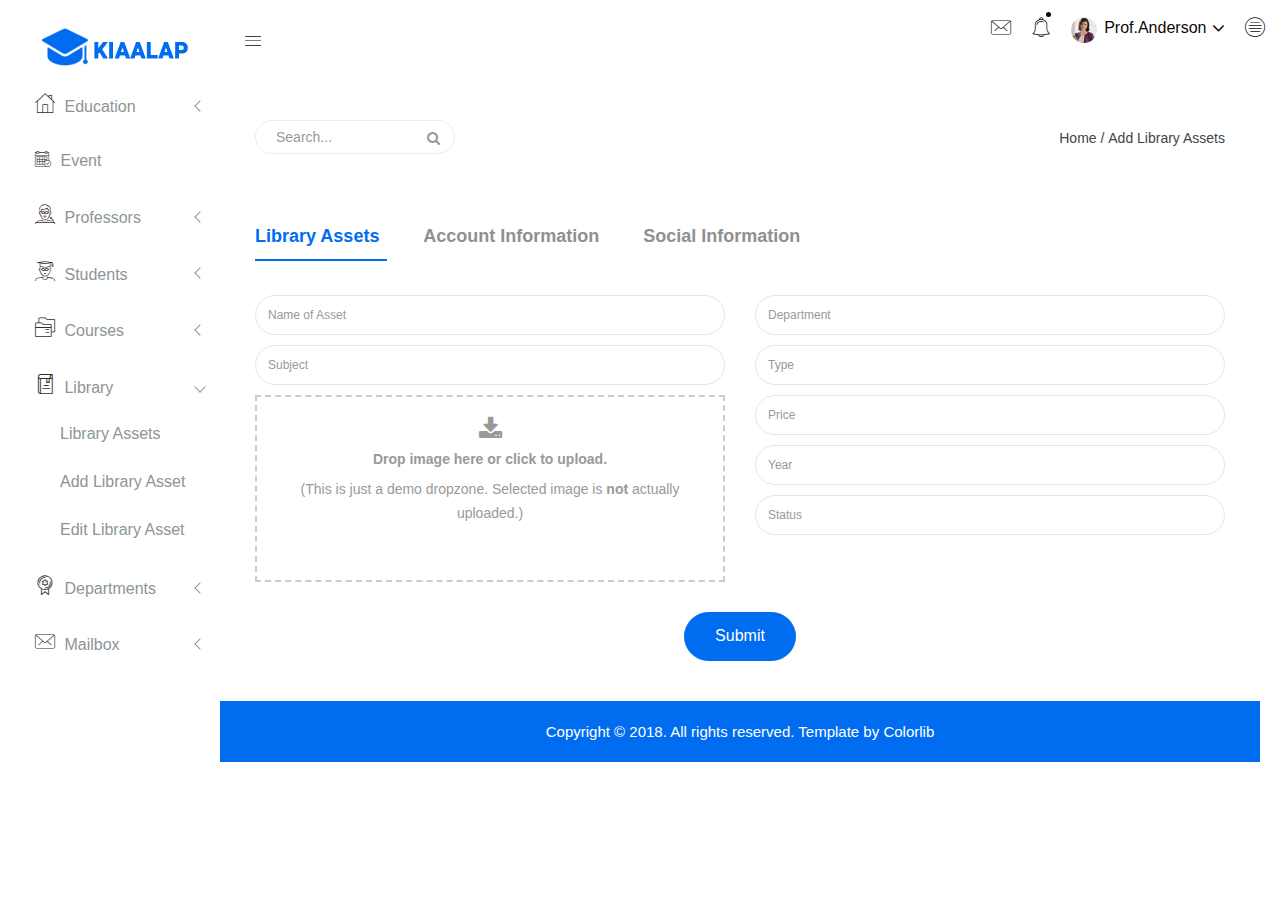
<file: add-library-assets.html>
<!doctype html>
<html class="no-js" lang="en">

<head>
    <meta charset="utf-8">
    <meta http-equiv="x-ua-compatible" content="ie=edge">
    <title>Add Library Assets | Kiaalap - Kiaalap Admin Template</title>
    <meta name="description" content="">
    <meta name="viewport" content="width=device-width, initial-scale=1">
    <!-- favicon
		============================================ -->
    <link rel="shortcut icon" type="image/x-icon" href="img/favicon.ico">
    <!-- Google Fonts
		============================================ -->
    <link href="https://fonts.googleapis.com/css?family=Roboto:100,300,400,700,900" rel="stylesheet">
    <!-- Bootstrap CSS
		============================================ -->
    <link rel="stylesheet" href="css/bootstrap.min.css">
    <!-- Bootstrap CSS
		============================================ -->
    <link rel="stylesheet" href="css/font-awesome.min.css">
    <!-- owl.carousel CSS
		============================================ -->
    <link rel="stylesheet" href="css/owl.carousel.css">
    <link rel="stylesheet" href="css/owl.theme.css">
    <link rel="stylesheet" href="css/owl.transitions.css">
    <!-- animate CSS
		============================================ -->
    <link rel="stylesheet" href="css/animate.css">
    <!-- normalize CSS
		============================================ -->
    <link rel="stylesheet" href="css/normalize.css">
    <!-- meanmenu icon CSS
		============================================ -->
    <link rel="stylesheet" href="css/meanmenu.min.css">
    <!-- main CSS
		============================================ -->
    <link rel="stylesheet" href="css/main.css">
    <!-- educate icon CSS
		============================================ -->
    <link rel="stylesheet" href="css/educate-custon-icon.css">
    <!-- dropzone CSS
		============================================ -->
    <link rel="stylesheet" href="css/dropzone/dropzone.css">
    <!-- morrisjs CSS
		============================================ -->
    <link rel="stylesheet" href="css/morrisjs/morris.css">
    <!-- mCustomScrollbar CSS
		============================================ -->
    <link rel="stylesheet" href="css/scrollbar/jquery.mCustomScrollbar.min.css">
    <!-- metisMenu CSS
		============================================ -->
    <link rel="stylesheet" href="css/metisMenu/metisMenu.min.css">
    <link rel="stylesheet" href="css/metisMenu/metisMenu-vertical.css">
    <!-- calendar CSS
		============================================ -->
    <link rel="stylesheet" href="css/calendar/fullcalendar.min.css">
    <link rel="stylesheet" href="css/calendar/fullcalendar.print.min.css">
    <!-- forms CSS
		============================================ -->
    <link rel="stylesheet" href="css/form/all-type-forms.css">
    <!-- style CSS
		============================================ -->
    <link rel="stylesheet" href="style.css">
    <!-- responsive CSS
		============================================ -->
    <link rel="stylesheet" href="css/responsive.css">
    <!-- modernizr JS
		============================================ -->
    <script src="js/vendor/modernizr-2.8.3.min.js"></script>
</head>

<body>
    <!--[if lt IE 8]>
		<p class="browserupgrade">You are using an <strong>outdated</strong> browser. Please <a href="http://browsehappy.com/">upgrade your browser</a> to improve your experience.</p>
	<![endif]-->
    <!-- Start Left menu area -->
    <div class="left-sidebar-pro">
        <nav id="sidebar" class="">
            <div class="sidebar-header">
                <a href="index.html"><img class="main-logo" src="img/logo/logo.png" alt="" /></a>
                <strong><a href="index.html"><img src="img/logo/logosn.png" alt="" /></a></strong>
            </div>
            <div class="left-custom-menu-adp-wrap comment-scrollbar">
                <nav class="sidebar-nav left-sidebar-menu-pro">
                    <ul class="metismenu" id="menu1">
                        <li>
                            <a class="has-arrow" href="index.html">
								   <span class="educate-icon educate-home icon-wrap"></span>
								   <span class="mini-click-non">Education</span>
								</a>
                            <ul class="submenu-angle" aria-expanded="true">
                                <li><a title="Dashboard v.1" href="index.html"><span class="mini-sub-pro">Dashboard v.1</span></a></li>
                                <li><a title="Dashboard v.2" href="index-1.html"><span class="mini-sub-pro">Dashboard v.2</span></a></li>
                                <li><a title="Dashboard v.3" href="index-2.html"><span class="mini-sub-pro">Dashboard v.3</span></a></li>
                                <li><a title="Analytics" href="analytics.html"><span class="mini-sub-pro">Analytics</span></a></li>
                                <li><a title="Widgets" href="widgets.html"><span class="mini-sub-pro">Widgets</span></a></li>
                            </ul>
                        </li>
                        <li>
                            <a title="Landing Page" href="events.html" aria-expanded="false"><span class="educate-icon educate-event icon-wrap sub-icon-mg" aria-hidden="true"></span> <span class="mini-click-non">Event</span></a>
                        </li>
                        <li>
                            <a class="has-arrow" href="all-professors.html" aria-expanded="false"><span class="educate-icon educate-professor icon-wrap"></span> <span class="mini-click-non">Professors</span></a>
                            <ul class="submenu-angle" aria-expanded="false">
                                <li><a title="All Professors" href="all-professors.html"><span class="mini-sub-pro">All Professors</span></a></li>
                                <li><a title="Add Professor" href="add-professor.html"><span class="mini-sub-pro">Add Professor</span></a></li>
                                <li><a title="Edit Professor" href="edit-professor.html"><span class="mini-sub-pro">Edit Professor</span></a></li>
                                <li><a title="Professor Profile" href="professor-profile.html"><span class="mini-sub-pro">Professor Profile</span></a></li>
                            </ul>
                        </li>
                        <li>
                            <a class="has-arrow" href="all-students.html" aria-expanded="false"><span class="educate-icon educate-student icon-wrap"></span> <span class="mini-click-non">Students</span></a>
                            <ul class="submenu-angle" aria-expanded="false">
                                <li><a title="All Students" href="all-students.html"><span class="mini-sub-pro">All Students</span></a></li>
                                <li><a title="Add Students" href="add-student.html"><span class="mini-sub-pro">Add Student</span></a></li>
                                <li><a title="Edit Students" href="edit-student.html"><span class="mini-sub-pro">Edit Student</span></a></li>
                                <li><a title="Students Profile" href="student-profile.html"><span class="mini-sub-pro">Student Profile</span></a></li>
                            </ul>
                        </li>
                        <li>
                            <a class="has-arrow" href="all-courses.html" aria-expanded="false"><span class="educate-icon educate-course icon-wrap"></span> <span class="mini-click-non">Courses</span></a>
                            <ul class="submenu-angle" aria-expanded="false">
                                <li><a title="All Courses" href="all-courses.html"><span class="mini-sub-pro">All Courses</span></a></li>
                                <li><a title="Add Courses" href="add-course.html"><span class="mini-sub-pro">Add Course</span></a></li>
                                <li><a title="Edit Courses" href="edit-course.html"><span class="mini-sub-pro">Edit Course</span></a></li>
                                <li><a title="Courses Profile" href="course-info.html"><span class="mini-sub-pro">Courses Info</span></a></li>
                                <li><a title="course Payment" href="course-payment.html"><span class="mini-sub-pro">Courses Payment</span></a></li>
                            </ul>
                        </li>
                        <li class="active">
                            <a class="has-arrow" href="all-courses.html" aria-expanded="false"><span class="educate-icon educate-library icon-wrap"></span> <span class="mini-click-non">Library</span></a>
                            <ul class="submenu-angle" aria-expanded="false">
                                <li><a title="All Library" href="library-assets.html"><span class="mini-sub-pro">Library Assets</span></a></li>
                                <li><a title="Add Library" href="add-library-assets.html"><span class="mini-sub-pro">Add Library Asset</span></a></li>
                                <li><a title="Edit Library" href="edit-library-assets.html"><span class="mini-sub-pro">Edit Library Asset</span></a></li>
                            </ul>
                        </li>
                        <li>
                            <a class="has-arrow" href="all-courses.html" aria-expanded="false"><span class="educate-icon educate-department icon-wrap"></span> <span class="mini-click-non">Departments</span></a>
                            <ul class="submenu-angle" aria-expanded="false">
                                <li><a title="Departments List" href="departments.html"><span class="mini-sub-pro">Departments List</span></a></li>
                                <li><a title="Add Departments" href="add-department.html"><span class="mini-sub-pro">Add Departments</span></a></li>
                                <li><a title="Edit Departments" href="edit-department.html"><span class="mini-sub-pro">Edit Departments</span></a></li>
                            </ul>
                        </li>
                        <li>
                            <a class="has-arrow" href="mailbox.html" aria-expanded="false"><span class="educate-icon educate-message icon-wrap"></span> <span class="mini-click-non">Mailbox</span></a>
                            <ul class="submenu-angle" aria-expanded="false">
                                <li><a title="Inbox" href="mailbox.html"><span class="mini-sub-pro">Inbox</span></a></li>
                                <li><a title="View Mail" href="mailbox-view.html"><span class="mini-sub-pro">View Mail</span></a></li>
                                <li><a title="Compose Mail" href="mailbox-compose.html"><span class="mini-sub-pro">Compose Mail</span></a></li>
                            </ul>
                        </li>
                        <li>
                            <a class="has-arrow" href="mailbox.html" aria-expanded="false"><span class="educate-icon educate-interface icon-wrap"></span> <span class="mini-click-non">Interface</span></a>
                            <ul class="submenu-angle interface-mini-nb-dp" aria-expanded="false">
                                <li><a title="Google Map" href="google-map.html"><span class="mini-sub-pro">Google Map</span></a></li>
                                <li><a title="Data Maps" href="data-maps.html"><span class="mini-sub-pro">Data Maps</span></a></li>
                                <li><a title="Pdf Viewer" href="pdf-viewer.html"><span class="mini-sub-pro">Pdf Viewer</span></a></li>
                                <li><a title="X-Editable" href="x-editable.html"><span class="mini-sub-pro">X-Editable</span></a></li>
                                <li><a title="Code Editor" href="code-editor.html"><span class="mini-sub-pro">Code Editor</span></a></li>
                                <li><a title="Tree View" href="tree-view.html"><span class="mini-sub-pro">Tree View</span></a></li>
                                <li><a title="Preloader" href="preloader.html"><span class="mini-sub-pro">Preloader</span></a></li>
                                <li><a title="Images Cropper" href="images-cropper.html"><span class="mini-sub-pro">Images Cropper</span></a></li>
                            </ul>
                        </li>
                        <li>
                            <a class="has-arrow" href="mailbox.html" aria-expanded="false"><span class="educate-icon educate-charts icon-wrap"></span> <span class="mini-click-non">Charts</span></a>
                            <ul class="submenu-angle chart-mini-nb-dp" aria-expanded="false">
                                <li><a title="Bar Charts" href="bar-charts.html"><span class="mini-sub-pro">Bar Charts</span></a></li>
                                <li><a title="Line Charts" href="line-charts.html"><span class="mini-sub-pro">Line Charts</span></a></li>
                                <li><a title="Area Charts" href="area-charts.html"><span class="mini-sub-pro">Area Charts</span></a></li>
                                <li><a title="Rounded Charts" href="rounded-chart.html"><span class="mini-sub-pro">Rounded Charts</span></a></li>
                                <li><a title="C3 Charts" href="c3.html"><span class="mini-sub-pro">C3 Charts</span></a></li>
                                <li><a title="Sparkline Charts" href="sparkline.html"><span class="mini-sub-pro">Sparkline Charts</span></a></li>
                                <li><a title="Peity Charts" href="peity.html"><span class="mini-sub-pro">Peity Charts</span></a></li>
                            </ul>
                        </li>
                        <li>
                            <a class="has-arrow" href="mailbox.html" aria-expanded="false"><span class="educate-icon educate-data-table icon-wrap"></span> <span class="mini-click-non">Data Tables</span></a>
                            <ul class="submenu-angle" aria-expanded="false">
                                <li><a title="Peity Charts" href="static-table.html"><span class="mini-sub-pro">Static Table</span></a></li>
                                <li><a title="Data Table" href="data-table.html"><span class="mini-sub-pro">Data Table</span></a></li>
                            </ul>
                        </li>
                        <li>
                            <a class="has-arrow" href="mailbox.html" aria-expanded="false"><span class="educate-icon educate-form icon-wrap"></span> <span class="mini-click-non">Forms Elements</span></a>
                            <ul class="submenu-angle form-mini-nb-dp" aria-expanded="false">
                                <li><a title="Basic Form Elements" href="basic-form-element.html"><span class="mini-sub-pro">Bc Form Elements</span></a></li>
                                <li><a title="Advance Form Elements" href="advance-form-element.html"><span class="mini-sub-pro">Ad Form Elements</span></a></li>
                                <li><a title="Password Meter" href="password-meter.html"><span class="mini-sub-pro">Password Meter</span></a></li>
                                <li><a title="Multi Upload" href="multi-upload.html"><span class="mini-sub-pro">Multi Upload</span></a></li>
                                <li><a title="Text Editor" href="tinymc.html"><span class="mini-sub-pro">Text Editor</span></a></li>
                                <li><a title="Dual List Box" href="dual-list-box.html"><span class="mini-sub-pro">Dual List Box</span></a></li>
                            </ul>
                        </li>
                        <li>
                            <a class="has-arrow" href="mailbox.html" aria-expanded="false"><span class="educate-icon educate-apps icon-wrap"></span> <span class="mini-click-non">App views</span></a>
                            <ul class="submenu-angle app-mini-nb-dp" aria-expanded="false">
                                <li><a title="Notifications" href="notifications.html"><span class="mini-sub-pro">Notifications</span></a></li>
                                <li><a title="Alerts" href="alerts.html"><span class="mini-sub-pro">Alerts</span></a></li>
                                <li><a title="Modals" href="modals.html"><span class="mini-sub-pro">Modals</span></a></li>
                                <li><a title="Buttons" href="buttons.html"><span class="mini-sub-pro">Buttons</span></a></li>
                                <li><a title="Tabs" href="tabs.html"><span class="mini-sub-pro">Tabs</span></a></li>
                                <li><a title="Accordion" href="accordion.html"><span class="mini-sub-pro">Accordion</span></a></li>
                            </ul>
                        </li>
                        <li id="removable">
                            <a class="has-arrow" href="#" aria-expanded="false"><span class="educate-icon educate-pages icon-wrap"></span> <span class="mini-click-non">Pages</span></a>
                            <ul class="submenu-angle page-mini-nb-dp" aria-expanded="false">
                                <li><a title="Login" href="login.html"><span class="mini-sub-pro">Login</span></a></li>
                                <li><a title="Register" href="register.html"><span class="mini-sub-pro">Register</span></a></li>
                                <li><a title="Lock" href="lock.html"><span class="mini-sub-pro">Lock</span></a></li>
                                <li><a title="Password Recovery" href="password-recovery.html"><span class="mini-sub-pro">Password Recovery</span></a></li>
                                <li><a title="404 Page" href="404.html"><span class="mini-sub-pro">404 Page</span></a></li>
                                <li><a title="500 Page" href="500.html"><span class="mini-sub-pro">500 Page</span></a></li>
                            </ul>
                        </li>
                    </ul>
                </nav>
            </div>
        </nav>
    </div>
    <!-- End Left menu area -->
    <!-- Start Welcome area -->
    <div class="all-content-wrapper">
        <div class="container-fluid">
            <div class="row">
                <div class="col-lg-12 col-md-12 col-sm-12 col-xs-12">
                    <div class="logo-pro">
                        <a href="index.html"><img class="main-logo" src="img/logo/logo.png" alt="" /></a>
                    </div>
                </div>
            </div>
        </div>
        <div class="header-advance-area">
            <div class="header-top-area">
                <div class="container-fluid">
                    <div class="row">
                        <div class="col-lg-12 col-md-12 col-sm-12 col-xs-12">
                            <div class="header-top-wraper">
                                <div class="row">
                                    <div class="col-lg-1 col-md-0 col-sm-1 col-xs-12">
                                        <div class="menu-switcher-pro">
                                            <button type="button" id="sidebarCollapse" class="btn bar-button-pro header-drl-controller-btn btn-info navbar-btn">
													<i class="educate-icon educate-nav"></i>
												</button>
                                        </div>
                                    </div>
                                    <div class="col-lg-6 col-md-7 col-sm-6 col-xs-12">
                                        <div class="header-top-menu tabl-d-n">
                                            <ul class="nav navbar-nav mai-top-nav">
                                                <li class="nav-item"><a href="#" class="nav-link">Home</a>
                                                </li>
                                                <li class="nav-item"><a href="#" class="nav-link">About</a>
                                                </li>
                                                <li class="nav-item"><a href="#" class="nav-link">Services</a>
                                                </li>
                                                <li class="nav-item dropdown res-dis-nn">
                                                    <a href="#" data-toggle="dropdown" role="button" aria-expanded="false" class="nav-link dropdown-toggle">Project <span class="angle-down-topmenu"><i class="fa fa-angle-down"></i></span></a>
                                                    <div role="menu" class="dropdown-menu animated zoomIn">
                                                        <a href="#" class="dropdown-item">Documentation</a>
                                                        <a href="#" class="dropdown-item">Expert Backend</a>
                                                        <a href="#" class="dropdown-item">Expert FrontEnd</a>
                                                        <a href="#" class="dropdown-item">Contact Support</a>
                                                    </div>
                                                </li>
                                                <li class="nav-item"><a href="#" class="nav-link">Support</a>
                                                </li>
                                            </ul>
                                        </div>
                                    </div>
                                    <div class="col-lg-5 col-md-5 col-sm-12 col-xs-12">
                                        <div class="header-right-info">
                                            <ul class="nav navbar-nav mai-top-nav header-right-menu">
                                                <li class="nav-item dropdown">
                                                    <a href="#" data-toggle="dropdown" role="button" aria-expanded="false" class="nav-link dropdown-toggle"><i class="educate-icon educate-message edu-chat-pro" aria-hidden="true"></i><span class="indicator-ms"></span></a>
                                                    <div role="menu" class="author-message-top dropdown-menu animated zoomIn">
                                                        <div class="message-single-top">
                                                            <h1>Message</h1>
                                                        </div>
                                                        <ul class="message-menu">
                                                            <li>
                                                                <a href="#">
                                                                    <div class="message-img">
                                                                        <img src="img/contact/1.jpg" alt="">
                                                                    </div>
                                                                    <div class="message-content">
                                                                        <span class="message-date">16 Sept</span>
                                                                        <h2>Advanda Cro</h2>
                                                                        <p>Please done this project as soon possible.</p>
                                                                    </div>
                                                                </a>
                                                            </li>
                                                            <li>
                                                                <a href="#">
                                                                    <div class="message-img">
                                                                        <img src="img/contact/4.jpg" alt="">
                                                                    </div>
                                                                    <div class="message-content">
                                                                        <span class="message-date">16 Sept</span>
                                                                        <h2>Sulaiman din</h2>
                                                                        <p>Please done this project as soon possible.</p>
                                                                    </div>
                                                                </a>
                                                            </li>
                                                            <li>
                                                                <a href="#">
                                                                    <div class="message-img">
                                                                        <img src="img/contact/3.jpg" alt="">
                                                                    </div>
                                                                    <div class="message-content">
                                                                        <span class="message-date">16 Sept</span>
                                                                        <h2>Victor Jara</h2>
                                                                        <p>Please done this project as soon possible.</p>
                                                                    </div>
                                                                </a>
                                                            </li>
                                                            <li>
                                                                <a href="#">
                                                                    <div class="message-img">
                                                                        <img src="img/contact/2.jpg" alt="">
                                                                    </div>
                                                                    <div class="message-content">
                                                                        <span class="message-date">16 Sept</span>
                                                                        <h2>Victor Jara</h2>
                                                                        <p>Please done this project as soon possible.</p>
                                                                    </div>
                                                                </a>
                                                            </li>
                                                        </ul>
                                                        <div class="message-view">
                                                            <a href="#">View All Messages</a>
                                                        </div>
                                                    </div>
                                                </li>
                                                <li class="nav-item"><a href="#" data-toggle="dropdown" role="button" aria-expanded="false" class="nav-link dropdown-toggle"><i class="educate-icon educate-bell" aria-hidden="true"></i><span class="indicator-nt"></span></a>
                                                    <div role="menu" class="notification-author dropdown-menu animated zoomIn">
                                                        <div class="notification-single-top">
                                                            <h1>Notifications</h1>
                                                        </div>
                                                        <ul class="notification-menu">
                                                            <li>
                                                                <a href="#">
                                                                    <div class="notification-icon">
                                                                        <i class="educate-icon educate-checked edu-checked-pro admin-check-pro" aria-hidden="true"></i>
                                                                    </div>
                                                                    <div class="notification-content">
                                                                        <span class="notification-date">16 Sept</span>
                                                                        <h2>Advanda Cro</h2>
                                                                        <p>Please done this project as soon possible.</p>
                                                                    </div>
                                                                </a>
                                                            </li>
                                                            <li>
                                                                <a href="#">
                                                                    <div class="notification-icon">
                                                                        <i class="fa fa-cloud edu-cloud-computing-down" aria-hidden="true"></i>
                                                                    </div>
                                                                    <div class="notification-content">
                                                                        <span class="notification-date">16 Sept</span>
                                                                        <h2>Sulaiman din</h2>
                                                                        <p>Please done this project as soon possible.</p>
                                                                    </div>
                                                                </a>
                                                            </li>
                                                            <li>
                                                                <a href="#">
                                                                    <div class="notification-icon">
                                                                        <i class="fa fa-eraser edu-shield" aria-hidden="true"></i>
                                                                    </div>
                                                                    <div class="notification-content">
                                                                        <span class="notification-date">16 Sept</span>
                                                                        <h2>Victor Jara</h2>
                                                                        <p>Please done this project as soon possible.</p>
                                                                    </div>
                                                                </a>
                                                            </li>
                                                            <li>
                                                                <a href="#">
                                                                    <div class="notification-icon">
                                                                        <i class="fa fa-line-chart edu-analytics-arrow" aria-hidden="true"></i>
                                                                    </div>
                                                                    <div class="notification-content">
                                                                        <span class="notification-date">16 Sept</span>
                                                                        <h2>Victor Jara</h2>
                                                                        <p>Please done this project as soon possible.</p>
                                                                    </div>
                                                                </a>
                                                            </li>
                                                        </ul>
                                                        <div class="notification-view">
                                                            <a href="#">View All Notification</a>
                                                        </div>
                                                    </div>
                                                </li>
                                                <li class="nav-item">
                                                    <a href="#" data-toggle="dropdown" role="button" aria-expanded="false" class="nav-link dropdown-toggle">
															<img src="img/product/pro4.jpg" alt="" />
															<span class="admin-name">Prof.Anderson</span>
															<i class="fa fa-angle-down edu-icon edu-down-arrow"></i>
														</a>
                                                    <ul role="menu" class="dropdown-header-top author-log dropdown-menu animated zoomIn">
                                                        <li><a href="#"><span class="edu-icon edu-home-admin author-log-ic"></span>My Account</a>
                                                        </li>
                                                        <li><a href="#"><span class="edu-icon edu-user-rounded author-log-ic"></span>My Profile</a>
                                                        </li>
                                                        <li><a href="#"><span class="edu-icon edu-money author-log-ic"></span>User Billing</a>
                                                        </li>
                                                        <li><a href="#"><span class="edu-icon edu-settings author-log-ic"></span>Settings</a>
                                                        </li>
                                                        <li><a href="#"><span class="edu-icon edu-locked author-log-ic"></span>Log Out</a>
                                                        </li>
                                                    </ul>
                                                </li>
                                                <li class="nav-item nav-setting-open"><a href="#" data-toggle="dropdown" role="button" aria-expanded="false" class="nav-link dropdown-toggle"><i class="educate-icon educate-menu"></i></a>

                                                    <div role="menu" class="admintab-wrap menu-setting-wrap menu-setting-wrap-bg dropdown-menu animated zoomIn">
                                                        <ul class="nav nav-tabs custon-set-tab">
                                                            <li class="active"><a data-toggle="tab" href="#Notes">Notes</a>
                                                            </li>
                                                            <li><a data-toggle="tab" href="#Projects">Projects</a>
                                                            </li>
                                                            <li><a data-toggle="tab" href="#Settings">Settings</a>
                                                            </li>
                                                        </ul>

                                                        <div class="tab-content custom-bdr-nt">
                                                            <div id="Notes" class="tab-pane fade in active">
                                                                <div class="notes-area-wrap">
                                                                    <div class="note-heading-indicate">
                                                                        <h2><i class="fa fa-comments-o"></i> Latest Notes</h2>
                                                                        <p>You have 10 new message.</p>
                                                                    </div>
                                                                    <div class="notes-list-area notes-menu-scrollbar">
                                                                        <ul class="notes-menu-list">
                                                                            <li>
                                                                                <a href="#">
                                                                                    <div class="notes-list-flow">
                                                                                        <div class="notes-img">
                                                                                            <img src="img/contact/4.jpg" alt="" />
                                                                                        </div>
                                                                                        <div class="notes-content">
                                                                                            <p> The point of using Lorem Ipsum is that it has a more-or-less normal.</p>
                                                                                            <span>Yesterday 2:45 pm</span>
                                                                                        </div>
                                                                                    </div>
                                                                                </a>
                                                                            </li>
                                                                            <li>
                                                                                <a href="#">
                                                                                    <div class="notes-list-flow">
                                                                                        <div class="notes-img">
                                                                                            <img src="img/contact/1.jpg" alt="" />
                                                                                        </div>
                                                                                        <div class="notes-content">
                                                                                            <p> The point of using Lorem Ipsum is that it has a more-or-less normal.</p>
                                                                                            <span>Yesterday 2:45 pm</span>
                                                                                        </div>
                                                                                    </div>
                                                                                </a>
                                                                            </li>
                                                                            <li>
                                                                                <a href="#">
                                                                                    <div class="notes-list-flow">
                                                                                        <div class="notes-img">
                                                                                            <img src="img/contact/2.jpg" alt="" />
                                                                                        </div>
                                                                                        <div class="notes-content">
                                                                                            <p> The point of using Lorem Ipsum is that it has a more-or-less normal.</p>
                                                                                            <span>Yesterday 2:45 pm</span>
                                                                                        </div>
                                                                                    </div>
                                                                                </a>
                                                                            </li>
                                                                            <li>
                                                                                <a href="#">
                                                                                    <div class="notes-list-flow">
                                                                                        <div class="notes-img">
                                                                                            <img src="img/contact/3.jpg" alt="" />
                                                                                        </div>
                                                                                        <div class="notes-content">
                                                                                            <p> The point of using Lorem Ipsum is that it has a more-or-less normal.</p>
                                                                                            <span>Yesterday 2:45 pm</span>
                                                                                        </div>
                                                                                    </div>
                                                                                </a>
                                                                            </li>
                                                                            <li>
                                                                                <a href="#">
                                                                                    <div class="notes-list-flow">
                                                                                        <div class="notes-img">
                                                                                            <img src="img/contact/4.jpg" alt="" />
                                                                                        </div>
                                                                                        <div class="notes-content">
                                                                                            <p> The point of using Lorem Ipsum is that it has a more-or-less normal.</p>
                                                                                            <span>Yesterday 2:45 pm</span>
                                                                                        </div>
                                                                                    </div>
                                                                                </a>
                                                                            </li>
                                                                            <li>
                                                                                <a href="#">
                                                                                    <div class="notes-list-flow">
                                                                                        <div class="notes-img">
                                                                                            <img src="img/contact/1.jpg" alt="" />
                                                                                        </div>
                                                                                        <div class="notes-content">
                                                                                            <p> The point of using Lorem Ipsum is that it has a more-or-less normal.</p>
                                                                                            <span>Yesterday 2:45 pm</span>
                                                                                        </div>
                                                                                    </div>
                                                                                </a>
                                                                            </li>
                                                                            <li>
                                                                                <a href="#">
                                                                                    <div class="notes-list-flow">
                                                                                        <div class="notes-img">
                                                                                            <img src="img/contact/2.jpg" alt="" />
                                                                                        </div>
                                                                                        <div class="notes-content">
                                                                                            <p> The point of using Lorem Ipsum is that it has a more-or-less normal.</p>
                                                                                            <span>Yesterday 2:45 pm</span>
                                                                                        </div>
                                                                                    </div>
                                                                                </a>
                                                                            </li>
                                                                            <li>
                                                                                <a href="#">
                                                                                    <div class="notes-list-flow">
                                                                                        <div class="notes-img">
                                                                                            <img src="img/contact/1.jpg" alt="" />
                                                                                        </div>
                                                                                        <div class="notes-content">
                                                                                            <p> The point of using Lorem Ipsum is that it has a more-or-less normal.</p>
                                                                                            <span>Yesterday 2:45 pm</span>
                                                                                        </div>
                                                                                    </div>
                                                                                </a>
                                                                            </li>
                                                                            <li>
                                                                                <a href="#">
                                                                                    <div class="notes-list-flow">
                                                                                        <div class="notes-img">
                                                                                            <img src="img/contact/2.jpg" alt="" />
                                                                                        </div>
                                                                                        <div class="notes-content">
                                                                                            <p> The point of using Lorem Ipsum is that it has a more-or-less normal.</p>
                                                                                            <span>Yesterday 2:45 pm</span>
                                                                                        </div>
                                                                                    </div>
                                                                                </a>
                                                                            </li>
                                                                            <li>
                                                                                <a href="#">
                                                                                    <div class="notes-list-flow">
                                                                                        <div class="notes-img">
                                                                                            <img src="img/contact/3.jpg" alt="" />
                                                                                        </div>
                                                                                        <div class="notes-content">
                                                                                            <p> The point of using Lorem Ipsum is that it has a more-or-less normal.</p>
                                                                                            <span>Yesterday 2:45 pm</span>
                                                                                        </div>
                                                                                    </div>
                                                                                </a>
                                                                            </li>
                                                                        </ul>
                                                                    </div>
                                                                </div>
                                                            </div>
                                                            <div id="Projects" class="tab-pane fade">
                                                                <div class="projects-settings-wrap">
                                                                    <div class="note-heading-indicate">
                                                                        <h2><i class="fa fa-cube"></i> Latest projects</h2>
                                                                        <p> You have 20 projects. 5 not completed.</p>
                                                                    </div>
                                                                    <div class="project-st-list-area project-st-menu-scrollbar">
                                                                        <ul class="projects-st-menu-list">
                                                                            <li>
                                                                                <a href="#">
                                                                                    <div class="project-list-flow">
                                                                                        <div class="projects-st-heading">
                                                                                            <h2>Web Development</h2>
                                                                                            <p> The point of using Lorem Ipsum is that it has a more or less normal.</p>
                                                                                            <span class="project-st-time">1 hours ago</span>
                                                                                        </div>
                                                                                        <div class="projects-st-content">
                                                                                            <p>Completion with: 28%</p>
                                                                                            <div class="progress progress-mini">
                                                                                                <div style="width: 28%;" class="progress-bar progress-bar-danger hd-tp-1"></div>
                                                                                            </div>
                                                                                            <p>Project end: 4:00 pm - 12.06.2014</p>
                                                                                        </div>
                                                                                    </div>
                                                                                </a>
                                                                            </li>
                                                                            <li>
                                                                                <a href="#">
                                                                                    <div class="project-list-flow">
                                                                                        <div class="projects-st-heading">
                                                                                            <h2>Software Development</h2>
                                                                                            <p> The point of using Lorem Ipsum is that it has a more or less normal.</p>
                                                                                            <span class="project-st-time">2 hours ago</span>
                                                                                        </div>
                                                                                        <div class="projects-st-content project-rating-cl">
                                                                                            <p>Completion with: 68%</p>
                                                                                            <div class="progress progress-mini">
                                                                                                <div style="width: 68%;" class="progress-bar hd-tp-2"></div>
                                                                                            </div>
                                                                                            <p>Project end: 4:00 pm - 12.06.2014</p>
                                                                                        </div>
                                                                                    </div>
                                                                                </a>
                                                                            </li>
                                                                            <li>
                                                                                <a href="#">
                                                                                    <div class="project-list-flow">
                                                                                        <div class="projects-st-heading">
                                                                                            <h2>Graphic Design</h2>
                                                                                            <p> The point of using Lorem Ipsum is that it has a more or less normal.</p>
                                                                                            <span class="project-st-time">3 hours ago</span>
                                                                                        </div>
                                                                                        <div class="projects-st-content">
                                                                                            <p>Completion with: 78%</p>
                                                                                            <div class="progress progress-mini">
                                                                                                <div style="width: 78%;" class="progress-bar hd-tp-3"></div>
                                                                                            </div>
                                                                                            <p>Project end: 4:00 pm - 12.06.2014</p>
                                                                                        </div>
                                                                                    </div>
                                                                                </a>
                                                                            </li>
                                                                            <li>
                                                                                <a href="#">
                                                                                    <div class="project-list-flow">
                                                                                        <div class="projects-st-heading">
                                                                                            <h2>Web Design</h2>
                                                                                            <p> The point of using Lorem Ipsum is that it has a more or less normal.</p>
                                                                                            <span class="project-st-time">4 hours ago</span>
                                                                                        </div>
                                                                                        <div class="projects-st-content project-rating-cl2">
                                                                                            <p>Completion with: 38%</p>
                                                                                            <div class="progress progress-mini">
                                                                                                <div style="width: 38%;" class="progress-bar progress-bar-danger hd-tp-4"></div>
                                                                                            </div>
                                                                                            <p>Project end: 4:00 pm - 12.06.2014</p>
                                                                                        </div>
                                                                                    </div>
                                                                                </a>
                                                                            </li>
                                                                            <li>
                                                                                <a href="#">
                                                                                    <div class="project-list-flow">
                                                                                        <div class="projects-st-heading">
                                                                                            <h2>Business Card</h2>
                                                                                            <p> The point of using Lorem Ipsum is that it has a more or less normal.</p>
                                                                                            <span class="project-st-time">5 hours ago</span>
                                                                                        </div>
                                                                                        <div class="projects-st-content">
                                                                                            <p>Completion with: 28%</p>
                                                                                            <div class="progress progress-mini">
                                                                                                <div style="width: 28%;" class="progress-bar progress-bar-danger hd-tp-5"></div>
                                                                                            </div>
                                                                                            <p>Project end: 4:00 pm - 12.06.2014</p>
                                                                                        </div>
                                                                                    </div>
                                                                                </a>
                                                                            </li>
                                                                            <li>
                                                                                <a href="#">
                                                                                    <div class="project-list-flow">
                                                                                        <div class="projects-st-heading">
                                                                                            <h2>Ecommerce Business</h2>
                                                                                            <p> The point of using Lorem Ipsum is that it has a more or less normal.</p>
                                                                                            <span class="project-st-time">6 hours ago</span>
                                                                                        </div>
                                                                                        <div class="projects-st-content project-rating-cl">
                                                                                            <p>Completion with: 68%</p>
                                                                                            <div class="progress progress-mini">
                                                                                                <div style="width: 68%;" class="progress-bar hd-tp-6"></div>
                                                                                            </div>
                                                                                            <p>Project end: 4:00 pm - 12.06.2014</p>
                                                                                        </div>
                                                                                    </div>
                                                                                </a>
                                                                            </li>
                                                                            <li>
                                                                                <a href="#">
                                                                                    <div class="project-list-flow">
                                                                                        <div class="projects-st-heading">
                                                                                            <h2>Woocommerce Plugin</h2>
                                                                                            <p> The point of using Lorem Ipsum is that it has a more or less normal.</p>
                                                                                            <span class="project-st-time">7 hours ago</span>
                                                                                        </div>
                                                                                        <div class="projects-st-content">
                                                                                            <p>Completion with: 78%</p>
                                                                                            <div class="progress progress-mini">
                                                                                                <div style="width: 78%;" class="progress-bar"></div>
                                                                                            </div>
                                                                                            <p>Project end: 4:00 pm - 12.06.2014</p>
                                                                                        </div>
                                                                                    </div>
                                                                                </a>
                                                                            </li>
                                                                            <li>
                                                                                <a href="#">
                                                                                    <div class="project-list-flow">
                                                                                        <div class="projects-st-heading">
                                                                                            <h2>Wordpress Theme</h2>
                                                                                            <p> The point of using Lorem Ipsum is that it has a more or less normal.</p>
                                                                                            <span class="project-st-time">9 hours ago</span>
                                                                                        </div>
                                                                                        <div class="projects-st-content project-rating-cl2">
                                                                                            <p>Completion with: 38%</p>
                                                                                            <div class="progress progress-mini">
                                                                                                <div style="width: 38%;" class="progress-bar progress-bar-danger"></div>
                                                                                            </div>
                                                                                            <p>Project end: 4:00 pm - 12.06.2014</p>
                                                                                        </div>
                                                                                    </div>
                                                                                </a>
                                                                            </li>
                                                                        </ul>
                                                                    </div>
                                                                </div>
                                                            </div>
                                                            <div id="Settings" class="tab-pane fade">
                                                                <div class="setting-panel-area">
                                                                    <div class="note-heading-indicate">
                                                                        <h2><i class="fa fa-gears"></i> Settings Panel</h2>
                                                                        <p> You have 20 Settings. 5 not completed.</p>
                                                                    </div>
                                                                    <ul class="setting-panel-list">
                                                                        <li>
                                                                            <div class="checkbox-setting-pro">
                                                                                <div class="checkbox-title-pro">
                                                                                    <h2>Show notifications</h2>
                                                                                    <div class="ts-custom-check">
                                                                                        <div class="onoffswitch">
                                                                                            <input type="checkbox" name="collapsemenu" class="onoffswitch-checkbox" id="example">
                                                                                            <label class="onoffswitch-label" for="example">
																									<span class="onoffswitch-inner"></span>
																									<span class="onoffswitch-switch"></span>
																								</label>
                                                                                        </div>
                                                                                    </div>
                                                                                </div>
                                                                            </div>
                                                                        </li>
                                                                        <li>
                                                                            <div class="checkbox-setting-pro">
                                                                                <div class="checkbox-title-pro">
                                                                                    <h2>Disable Chat</h2>
                                                                                    <div class="ts-custom-check">
                                                                                        <div class="onoffswitch">
                                                                                            <input type="checkbox" name="collapsemenu" class="onoffswitch-checkbox" id="example3">
                                                                                            <label class="onoffswitch-label" for="example3">
																									<span class="onoffswitch-inner"></span>
																									<span class="onoffswitch-switch"></span>
																								</label>
                                                                                        </div>
                                                                                    </div>
                                                                                </div>
                                                                            </div>
                                                                        </li>
                                                                        <li>
                                                                            <div class="checkbox-setting-pro">
                                                                                <div class="checkbox-title-pro">
                                                                                    <h2>Enable history</h2>
                                                                                    <div class="ts-custom-check">
                                                                                        <div class="onoffswitch">
                                                                                            <input type="checkbox" name="collapsemenu" class="onoffswitch-checkbox" id="example4">
                                                                                            <label class="onoffswitch-label" for="example4">
																									<span class="onoffswitch-inner"></span>
																									<span class="onoffswitch-switch"></span>
																								</label>
                                                                                        </div>
                                                                                    </div>
                                                                                </div>
                                                                            </div>
                                                                        </li>
                                                                        <li>
                                                                            <div class="checkbox-setting-pro">
                                                                                <div class="checkbox-title-pro">
                                                                                    <h2>Show charts</h2>
                                                                                    <div class="ts-custom-check">
                                                                                        <div class="onoffswitch">
                                                                                            <input type="checkbox" name="collapsemenu" class="onoffswitch-checkbox" id="example7">
                                                                                            <label class="onoffswitch-label" for="example7">
																									<span class="onoffswitch-inner"></span>
																									<span class="onoffswitch-switch"></span>
																								</label>
                                                                                        </div>
                                                                                    </div>
                                                                                </div>
                                                                            </div>
                                                                        </li>
                                                                        <li>
                                                                            <div class="checkbox-setting-pro">
                                                                                <div class="checkbox-title-pro">
                                                                                    <h2>Update everyday</h2>
                                                                                    <div class="ts-custom-check">
                                                                                        <div class="onoffswitch">
                                                                                            <input type="checkbox" name="collapsemenu" checked="" class="onoffswitch-checkbox" id="example2">
                                                                                            <label class="onoffswitch-label" for="example2">
																									<span class="onoffswitch-inner"></span>
																									<span class="onoffswitch-switch"></span>
																								</label>
                                                                                        </div>
                                                                                    </div>
                                                                                </div>
                                                                            </div>
                                                                        </li>
                                                                        <li>
                                                                            <div class="checkbox-setting-pro">
                                                                                <div class="checkbox-title-pro">
                                                                                    <h2>Global search</h2>
                                                                                    <div class="ts-custom-check">
                                                                                        <div class="onoffswitch">
                                                                                            <input type="checkbox" name="collapsemenu" checked="" class="onoffswitch-checkbox" id="example6">
                                                                                            <label class="onoffswitch-label" for="example6">
																									<span class="onoffswitch-inner"></span>
																									<span class="onoffswitch-switch"></span>
																								</label>
                                                                                        </div>
                                                                                    </div>
                                                                                </div>
                                                                            </div>
                                                                        </li>
                                                                        <li>
                                                                            <div class="checkbox-setting-pro">
                                                                                <div class="checkbox-title-pro">
                                                                                    <h2>Offline users</h2>
                                                                                    <div class="ts-custom-check">
                                                                                        <div class="onoffswitch">
                                                                                            <input type="checkbox" name="collapsemenu" checked="" class="onoffswitch-checkbox" id="example5">
                                                                                            <label class="onoffswitch-label" for="example5">
																									<span class="onoffswitch-inner"></span>
																									<span class="onoffswitch-switch"></span>
																								</label>
                                                                                        </div>
                                                                                    </div>
                                                                                </div>
                                                                            </div>
                                                                        </li>
                                                                    </ul>

                                                                </div>
                                                            </div>
                                                        </div>
                                                    </div>
                                                </li>
                                            </ul>
                                        </div>
                                    </div>
                                </div>
                            </div>
                        </div>
                    </div>
                </div>
            </div>
            <!-- Mobile Menu start -->
            <div class="mobile-menu-area">
                <div class="container">
                    <div class="row">
                        <div class="col-lg-12 col-md-12 col-sm-12 col-xs-12">
                            <div class="mobile-menu">
                                <nav id="dropdown">
                                    <ul class="mobile-menu-nav">
                                        <li><a data-toggle="collapse" data-target="#Charts" href="#">Home <span class="admin-project-icon edu-icon edu-down-arrow"></span></a>
                                            <ul class="collapse dropdown-header-top">
                                                <li><a href="index.html">Dashboard v.1</a></li>
                                                <li><a href="index-1.html">Dashboard v.2</a></li>
                                                <li><a href="index-3.html">Dashboard v.3</a></li>
                                                <li><a href="analytics.html">Analytics</a></li>
                                                <li><a href="widgets.html">Widgets</a></li>
                                            </ul>
                                        </li>
                                        <li><a href="events.html">Event</a></li>
                                        <li><a data-toggle="collapse" data-target="#demoevent" href="#">Professors <span class="admin-project-icon edu-icon edu-down-arrow"></span></a>
                                            <ul id="demoevent" class="collapse dropdown-header-top">
                                                <li><a href="all-professors.html">All Professors</a>
                                                </li>
                                                <li><a href="add-professor.html">Add Professor</a>
                                                </li>
                                                <li><a href="edit-professor.html">Edit Professor</a>
                                                </li>
                                                <li><a href="professor-profile.html">Professor Profile</a>
                                                </li>
                                            </ul>
                                        </li>
                                        <li><a data-toggle="collapse" data-target="#demopro" href="#">Students <span class="admin-project-icon edu-icon edu-down-arrow"></span></a>
                                            <ul id="demopro" class="collapse dropdown-header-top">
                                                <li><a href="all-students.html">All Students</a>
                                                </li>
                                                <li><a href="add-student.html">Add Student</a>
                                                </li>
                                                <li><a href="edit-student.html">Edit Student</a>
                                                </li>
                                                <li><a href="student-profile.html">Student Profile</a>
                                                </li>
                                            </ul>
                                        </li>
                                        <li><a data-toggle="collapse" data-target="#democrou" href="#">Courses <span class="admin-project-icon edu-icon edu-down-arrow"></span></a>
                                            <ul id="democrou" class="collapse dropdown-header-top">
                                                <li><a href="all-courses.html">All Courses</a>
                                                </li>
                                                <li><a href="add-course.html">Add Course</a>
                                                </li>
                                                <li><a href="edit-course.html">Edit Course</a>
                                                </li>
                                                <li><a href="course-profile.html">Courses Info</a>
                                                </li>
                                                <li><a href="course-payment.html">Courses Payment</a>
                                                </li>
                                            </ul>
                                        </li>
                                        <li><a data-toggle="collapse" data-target="#demolibra" href="#">Library <span class="admin-project-icon edu-icon edu-down-arrow"></span></a>
                                            <ul id="demolibra" class="collapse dropdown-header-top">
                                                <li><a href="library-assets.html">Library Assets</a>
                                                </li>
                                                <li><a href="add-library-assets.html">Add Library Asset</a>
                                                </li>
                                                <li><a href="edit-library-assets.html">Edit Library Asset</a>
                                                </li>
                                            </ul>
                                        </li>
                                        <li><a data-toggle="collapse" data-target="#demodepart" href="#">Departments <span class="admin-project-icon edu-icon edu-down-arrow"></span></a>
                                            <ul id="demodepart" class="collapse dropdown-header-top">
                                                <li><a href="departments.html">Departments List</a>
                                                </li>
                                                <li><a href="add-department.html">Add Departments</a>
                                                </li>
                                                <li><a href="edit-department.html">Edit Departments</a>
                                                </li>
                                            </ul>
                                        </li>
                                        <li><a data-toggle="collapse" data-target="#demomi" href="#">Mailbox <span class="admin-project-icon edu-icon edu-down-arrow"></span></a>
                                            <ul id="demomi" class="collapse dropdown-header-top">
                                                <li><a href="mailbox.html">Inbox</a>
                                                </li>
                                                <li><a href="mailbox-view.html">View Mail</a>
                                                </li>
                                                <li><a href="mailbox-compose.html">Compose Mail</a>
                                                </li>
                                            </ul>
                                        </li>
                                        <li><a data-toggle="collapse" data-target="#Miscellaneousmob" href="#">Interface <span class="admin-project-icon edu-icon edu-down-arrow"></span></a>
                                            <ul id="Miscellaneousmob" class="collapse dropdown-header-top">
                                                <li><a href="google-map.html">Google Map</a>
                                                </li>
                                                <li><a href="data-maps.html">Data Maps</a>
                                                </li>
                                                <li><a href="pdf-viewer.html">Pdf Viewer</a>
                                                </li>
                                                <li><a href="x-editable.html">X-Editable</a>
                                                </li>
                                                <li><a href="code-editor.html">Code Editor</a>
                                                </li>
                                                <li><a href="tree-view.html">Tree View</a>
                                                </li>
                                                <li><a href="preloader.html">Preloader</a>
                                                </li>
                                                <li><a href="images-cropper.html">Images Cropper</a>
                                                </li>
                                            </ul>
                                        </li>
                                        <li><a data-toggle="collapse" data-target="#Chartsmob" href="#">Charts <span class="admin-project-icon edu-icon edu-down-arrow"></span></a>
                                            <ul id="Chartsmob" class="collapse dropdown-header-top">
                                                <li><a href="bar-charts.html">Bar Charts</a>
                                                </li>
                                                <li><a href="line-charts.html">Line Charts</a>
                                                </li>
                                                <li><a href="area-charts.html">Area Charts</a>
                                                </li>
                                                <li><a href="rounded-chart.html">Rounded Charts</a>
                                                </li>
                                                <li><a href="c3.html">C3 Charts</a>
                                                </li>
                                                <li><a href="sparkline.html">Sparkline Charts</a>
                                                </li>
                                                <li><a href="peity.html">Peity Charts</a>
                                                </li>
                                            </ul>
                                        </li>
                                        <li><a data-toggle="collapse" data-target="#Tablesmob" href="#">Tables <span class="admin-project-icon edu-icon edu-down-arrow"></span></a>
                                            <ul id="Tablesmob" class="collapse dropdown-header-top">
                                                <li><a href="static-table.html">Static Table</a>
                                                </li>
                                                <li><a href="data-table.html">Data Table</a>
                                                </li>
                                            </ul>
                                        </li>
                                        <li><a data-toggle="collapse" data-target="#formsmob" href="#">Forms <span class="admin-project-icon edu-icon edu-down-arrow"></span></a>
                                            <ul id="formsmob" class="collapse dropdown-header-top">
                                                <li><a href="basic-form-element.html">Basic Form Elements</a>
                                                </li>
                                                <li><a href="advance-form-element.html">Advanced Form Elements</a>
                                                </li>
                                                <li><a href="password-meter.html">Password Meter</a>
                                                </li>
                                                <li><a href="multi-upload.html">Multi Upload</a>
                                                </li>
                                                <li><a href="tinymc.html">Text Editor</a>
                                                </li>
                                                <li><a href="dual-list-box.html">Dual List Box</a>
                                                </li>
                                            </ul>
                                        </li>
                                        <li><a data-toggle="collapse" data-target="#Appviewsmob" href="#">App views <span class="admin-project-icon edu-icon edu-down-arrow"></span></a>
                                            <ul id="Appviewsmob" class="collapse dropdown-header-top">
                                                <li><a href="basic-form-element.html">Basic Form Elements</a>
                                                </li>
                                                <li><a href="advance-form-element.html">Advanced Form Elements</a>
                                                </li>
                                                <li><a href="password-meter.html">Password Meter</a>
                                                </li>
                                                <li><a href="multi-upload.html">Multi Upload</a>
                                                </li>
                                                <li><a href="tinymc.html">Text Editor</a>
                                                </li>
                                                <li><a href="dual-list-box.html">Dual List Box</a>
                                                </li>
                                            </ul>
                                        </li>
                                        <li><a data-toggle="collapse" data-target="#Pagemob" href="#">Pages <span class="admin-project-icon edu-icon edu-down-arrow"></span></a>
                                            <ul id="Pagemob" class="collapse dropdown-header-top">
                                                <li><a href="login.html">Login</a>
                                                </li>
                                                <li><a href="register.html">Register</a>
                                                </li>
                                                <li><a href="lock.html">Lock</a>
                                                </li>
                                                <li><a href="password-recovery.html">Password Recovery</a>
                                                </li>
                                                <li><a href="404.html">404 Page</a></li>
                                                <li><a href="500.html">500 Page</a></li>
                                            </ul>
                                        </li>
                                    </ul>
                                </nav>
                            </div>
                        </div>
                    </div>
                </div>
            </div>
            <!-- Mobile Menu end -->
            <div class="breadcome-area">
                <div class="container-fluid">
                    <div class="row">
                        <div class="col-lg-12 col-md-12 col-sm-12 col-xs-12">
                            <div class="breadcome-list single-page-breadcome">
                                <div class="row">
                                    <div class="col-lg-6 col-md-6 col-sm-6 col-xs-12">
                                        <div class="breadcome-heading">
                                            <form role="search" class="sr-input-func">
                                                <input type="text" placeholder="Search..." class="search-int form-control">
                                                <a href="#"><i class="fa fa-search"></i></a>
                                            </form>
                                        </div>
                                    </div>
                                    <div class="col-lg-6 col-md-6 col-sm-6 col-xs-12">
                                        <ul class="breadcome-menu">
                                            <li><a href="#">Home</a> <span class="bread-slash">/</span>
                                            </li>
                                            <li><span class="bread-blod">Add Library Assets</span>
                                            </li>
                                        </ul>
                                    </div>
                                </div>
                            </div>
                        </div>
                    </div>
                </div>
            </div>
        </div>
        <!-- Single pro tab review Start-->
        <div class="single-pro-review-area mt-t-30 mg-b-15">
            <div class="container-fluid">
                <div class="row">
                    <div class="col-lg-12 col-md-12 col-sm-12 col-xs-12">
                        <div class="product-payment-inner-st">
                            <ul id="myTabedu1" class="tab-review-design">
                                <li class="active"><a href="#description">Library Assets</a></li>
                                <li><a href="#reviews"> Account Information</a></li>
                                <li><a href="#INFORMATION">Social Information</a></li>
                            </ul>
                            <div id="myTabContent" class="tab-content custom-product-edit">
                                <div class="product-tab-list tab-pane fade active in" id="description">
                                    <div class="row">
                                        <div class="col-lg-12 col-md-12 col-sm-12 col-xs-12">
                                            <div class="review-content-section">
                                                <div id="dropzone1" class="pro-ad addcoursepro">
                                                    <form action="/upload" class="dropzone dropzone-custom needsclick addlibrary" id="demo1-upload">
                                                        <div class="row">
                                                            <div class="col-lg-6 col-md-6 col-sm-6 col-xs-12">
                                                                <div class="form-group">
                                                                    <input name="nameasset" type="text" class="form-control" placeholder="Name of Asset">
                                                                </div>
                                                                <div class="form-group">
                                                                    <input name="subject" type="text" class="form-control" placeholder="Subject">
                                                                </div>
                                                                <div class="form-group alert-up-pd">
                                                                    <div class="dz-message needsclick download-custom">
                                                                        <i class="fa fa-download edudropnone" aria-hidden="true"></i>
                                                                        <h2 class="edudropnone">Drop image here or click to upload.</h2>
                                                                        <p class="edudropnone"><span class="note needsclick">(This is just a demo dropzone. Selected image is <strong>not</strong> actually uploaded.)</span>
                                                                        </p>
                                                                        <input name="imageico" class="hd-pro-img" type="text" />
                                                                    </div>
                                                                </div>
                                                            </div>
                                                            <div class="col-lg-6 col-md-6 col-sm-6 col-xs-12">
                                                                <div class="form-group">
                                                                    <input name="department" type="number" class="form-control" placeholder="Department">
                                                                </div>
                                                                <div class="form-group res-mg-t-15">
                                                                    <input name="type" type="text" class="form-control" placeholder="Type">
                                                                </div>
                                                                <div class="form-group">
                                                                    <input name="price" type="text" class="form-control" placeholder="Price">
                                                                </div>
                                                                <div class="form-group">
                                                                    <input name="year" type="number" class="form-control" placeholder="Year">
                                                                </div>
                                                                <div class="form-group">
                                                                    <input name="status" type="text" class="form-control" placeholder="Status">
                                                                </div>
                                                            </div>
                                                        </div>
                                                        <div class="row">
                                                            <div class="col-lg-12">
                                                                <div class="payment-adress">
                                                                    <button type="submit" class="btn btn-primary waves-effect waves-light">Submit</button>
                                                                </div>
                                                            </div>
                                                        </div>
                                                    </form>
                                                </div>
                                            </div>
                                        </div>
                                    </div>
                                </div>
                                <div class="product-tab-list tab-pane fade" id="reviews">
                                    <div class="row">
                                        <div class="col-lg-12 col-md-12 col-sm-12 col-xs-12">
                                            <div class="review-content-section">
                                                <div class="row">
                                                    <div class="col-lg-12 col-md-12 col-sm-12 col-xs-12">
                                                        <div class="devit-card-custom">
                                                            <div class="form-group">
                                                                <input type="text" class="form-control" placeholder="Email">
                                                            </div>
                                                            <div class="form-group">
                                                                <input type="number" class="form-control" placeholder="Phone">
                                                            </div>
                                                            <div class="form-group">
                                                                <input type="password" class="form-control" placeholder="Password">
                                                            </div>
                                                            <div class="form-group">
                                                                <input type="password" class="form-control" placeholder="Confirm Password">
                                                            </div>
                                                            <a href="#" class="btn btn-primary waves-effect waves-light">Submit</a>
                                                        </div>
                                                    </div>
                                                </div>
                                            </div>
                                        </div>
                                    </div>
                                </div>
                                <div class="product-tab-list tab-pane fade" id="INFORMATION">
                                    <div class="row">
                                        <div class="col-lg-12 col-md-12 col-sm-12 col-xs-12">
                                            <div class="review-content-section">
												<div class="row">
													<div class="col-lg-12 col-md-12 col-sm-12 col-xs-12">
														<div class="devit-card-custom">
															<div class="form-group">
																<input type="url" class="form-control" placeholder="Facebook URL">
															</div>
															<div class="form-group">
																<input type="url" class="form-control" placeholder="Twitter URL">
															</div>
															<div class="form-group">
																<input type="url" class="form-control" placeholder="Google Plus">
															</div>
															<div class="form-group">
																<input type="url" class="form-control" placeholder="Linkedin URL">
															</div>
															<button type="submit" class="btn btn-primary waves-effect waves-light">Submit</button>
														</div>
													</div>
												</div>
                                            </div>
                                        </div>
                                    </div>
                                </div>
                            </div>
                        </div>
                    </div>
                </div>
            </div>
        </div>
        <div class="footer-copyright-area">
            <div class="container-fluid">
                <div class="row">
                    <div class="col-lg-12 col-md-12 col-sm-12 col-xs-12">
                        <div class="footer-copy-right">
							<p>Copyright © 2018. All rights reserved. Template by <a href="https://colorlib.com/wp/templates/">Colorlib</a></p>
                        </div>
                    </div>
                </div>
            </div>
        </div>
    </div>

    <!-- jquery
		============================================ -->
    <script src="js/vendor/jquery-1.12.4.min.js"></script>
    <!-- bootstrap JS
		============================================ -->
    <script src="js/bootstrap.min.js"></script>
    <!-- wow JS
		============================================ -->
    <script src="js/wow.min.js"></script>
    <!-- price-slider JS
		============================================ -->
    <script src="js/jquery-price-slider.js"></script>
    <!-- meanmenu JS
		============================================ -->
    <script src="js/jquery.meanmenu.js"></script>
    <!-- owl.carousel JS
		============================================ -->
    <script src="js/owl.carousel.min.js"></script>
    <!-- sticky JS
		============================================ -->
    <script src="js/jquery.sticky.js"></script>
    <!-- scrollUp JS
		============================================ -->
    <script src="js/jquery.scrollUp.min.js"></script>
    <!-- mCustomScrollbar JS
		============================================ -->
    <script src="js/scrollbar/jquery.mCustomScrollbar.concat.min.js"></script>
    <script src="js/scrollbar/mCustomScrollbar-active.js"></script>
    <!-- metisMenu JS
		============================================ -->
    <script src="js/metisMenu/metisMenu.min.js"></script>
    <script src="js/metisMenu/metisMenu-active.js"></script>
    <!-- morrisjs JS
		============================================ -->
    <script src="js/sparkline/jquery.sparkline.min.js"></script>
    <script src="js/sparkline/jquery.charts-sparkline.js"></script>
    <!-- calendar JS
		============================================ -->
    <script src="js/calendar/moment.min.js"></script>
    <script src="js/calendar/fullcalendar.min.js"></script>
    <script src="js/calendar/fullcalendar-active.js"></script>
    <!-- maskedinput JS
		============================================ -->
    <script src="js/jquery.maskedinput.min.js"></script>
    <script src="js/masking-active.js"></script>
    <!-- datepicker JS
		============================================ -->
    <script src="js/datepicker/jquery-ui.min.js"></script>
    <script src="js/datepicker/datepicker-active.js"></script>
    <!-- form validate JS
		============================================ -->
    <script src="js/form-validation/jquery.form.min.js"></script>
    <script src="js/form-validation/jquery.validate.min.js"></script>
    <script src="js/form-validation/form-active.js"></script>
    <!-- dropzone JS
		============================================ -->
    <script src="js/dropzone/dropzone.js"></script>
    <!-- tab JS
		============================================ -->
    <script src="js/tab.js"></script>
    <!-- plugins JS
		============================================ -->
    <script src="js/plugins.js"></script>
    <!-- main JS
		============================================ -->
    <script src="js/main.js"></script>
    <!-- tawk chat JS
		============================================ -->
    <script src="js/tawk-chat.js"></script>
</body>

</html>
</file>
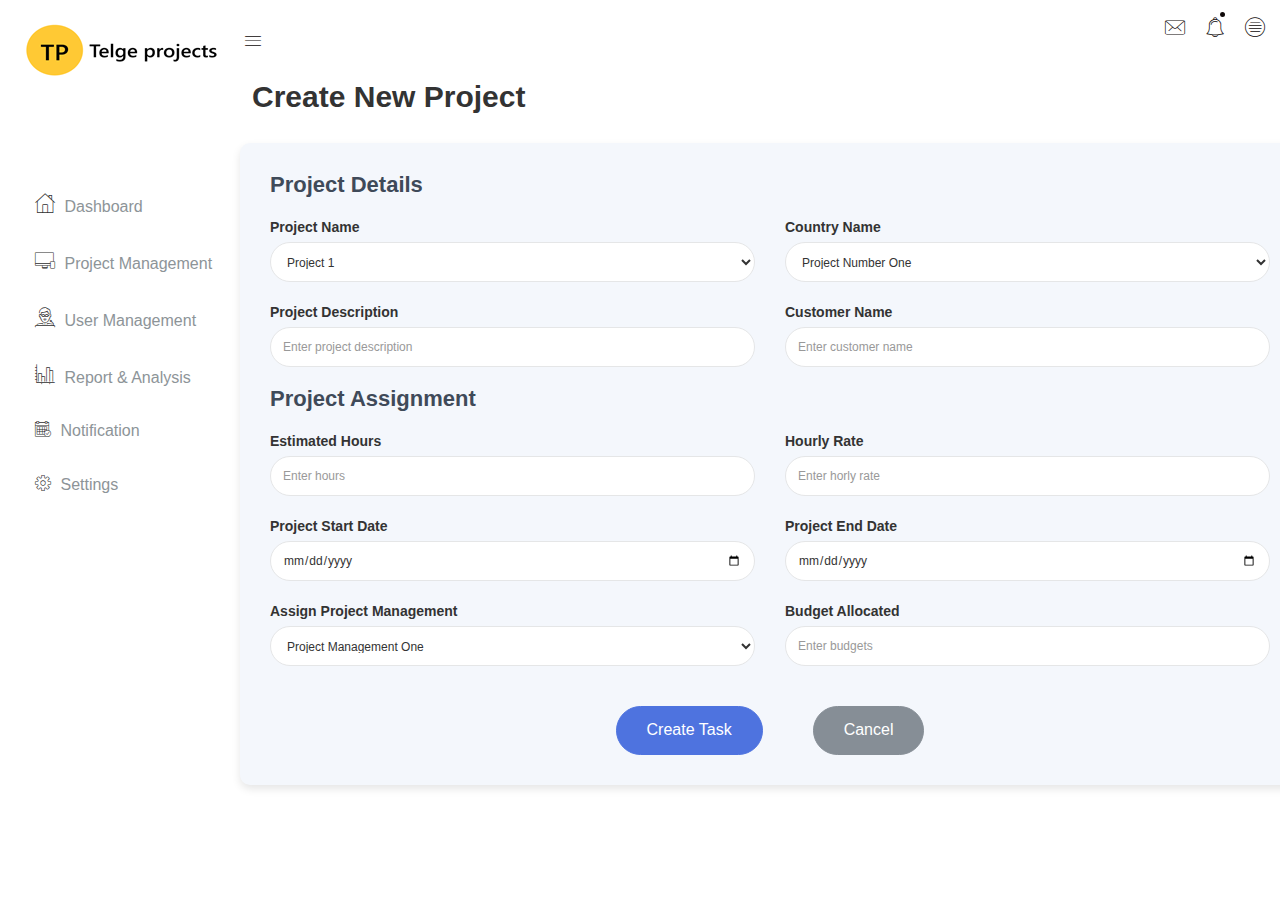
<file: add-new-project.html>
<!doctype html>
<html class="no-js" lang="en">

<head>
    <meta charset="utf-8">
    <meta http-equiv="x-ua-compatible" content="ie=edge">
    <title>Dashboard | Mitroz Technologies</title>
    <meta name="description" content="">
    <meta name="viewport" content="width=device-width, initial-scale=1">
    <!-- favicon
		============================================ -->
    <link rel="shortcut icon" type="image/x-icon" href="img/favicon.ico">
    <!-- Google Fonts
		============================================ -->
    <link href="https://fonts.googleapis.com/css?family=Roboto:100,300,400,700,900" rel="stylesheet">
    <!-- Bootstrap CSS
		============================================ -->
    <link rel="stylesheet" href="css/bootstrap.min.css">
    <!-- Bootstrap CSS
		============================================ -->
    <link rel="stylesheet" href="css/font-awesome.min.css">
    <!-- owl.carousel CSS
		============================================ -->
    <link rel="stylesheet" href="css/owl.carousel.css">
    <link rel="stylesheet" href="css/owl.theme.css">
    <link rel="stylesheet" href="css/owl.transitions.css">
    <!-- animate CSS
		============================================ -->
    <link rel="stylesheet" href="css/animate.css">
    <!-- normalize CSS
		============================================ -->
    <link rel="stylesheet" href="css/normalize.css">
    <!-- meanmenu icon CSS
		============================================ -->
    <link rel="stylesheet" href="css/meanmenu.min.css">
    <!-- main CSS
		============================================ -->
    <link rel="stylesheet" href="css/main.css">
    <!-- educate icon CSS
		============================================ -->
    <link rel="stylesheet" href="css/educate-custon-icon.css">
    <!-- morrisjs CSS
		============================================ -->
    <link rel="stylesheet" href="css/morrisjs/morris.css">
    <!-- mCustomScrollbar CSS
		============================================ -->
    <link rel="stylesheet" href="css/scrollbar/jquery.mCustomScrollbar.min.css">
    <!-- metisMenu CSS
		============================================ -->
    <link rel="stylesheet" href="css/metisMenu/metisMenu.min.css">
    <link rel="stylesheet" href="css/metisMenu/metisMenu-vertical.css">
    <!-- calendar CSS
		============================================ -->
    <link rel="stylesheet" href="css/calendar/fullcalendar.min.css">
    <link rel="stylesheet" href="css/calendar/fullcalendar.print.min.css">
    <!-- style CSS
		============================================ -->
    <link rel="stylesheet" href="style.css">
    <!-- responsive CSS
		============================================ -->
    <link rel="stylesheet" href="css/responsive.css">
    <!-- modernizr JS
		============================================ -->
    <script src="js/vendor/modernizr-2.8.3.min.js"></script>
</head>

<body>
    <!--[if lt IE 8]>
		<p class="browserupgrade">You are using an <strong>outdated</strong> browser. Please <a href="http://browsehappy.com/">upgrade your browser</a> to improve your experience.</p>
	<![endif]-->
    <!-- Start Left menu area -->
    <div class="left-sidebar-pro">
        <nav id="sidebar" class="">
            <div class="sidebar-header">
                <a href="index.html"><img class="main-logo" src="img/New/logo.png" alt="" /></a>
                <strong><a href="index.html"><img src="img/logo/logosn.png" alt="" /></a></strong>
            </div>
            <div class="left-custom-menu-adp-wrap comment-scrollbar">
                <nav class="sidebar-nav left-sidebar-menu-pro">
                    <ul class="metismenu" id="menu1">
                        <!-- <li class="active">
                            <a class="has-arrow" href="index.html">
								   <span class="educate-icon educate-home icon-wrap"></span>
								   <span class="mini-click-non">Dashboard</span>
								</a>
                            <ul class="submenu-angle" aria-expanded="true">
                                <li><a title="Dashboard v.1" href="index.html"><span class="mini-sub-pro">Dashboard v.1</span></a></li>
                                <li><a title="Dashboard v.2" href="index-1.html"><span class="mini-sub-pro">Dashboard v.2</span></a></li>
                                <li><a title="Dashboard v.3" href="index-2.html"><span class="mini-sub-pro">Dashboard v.3</span></a></li>
                                <li><a title="Analytics" href="analytics.html"><span class="mini-sub-pro">Analytics</span></a></li>
                                <li><a title="Widgets" href="widgets.html"><span class="mini-sub-pro">Widgets</span></a></li>
                            </ul>
                        </li> -->

                        <li class="active">
                            <a style="margin-top: 100px;" href="index.html"><span
                                    class="educate-icon educate-home icon-wrap"></span> <span
                                    class="mini-click-non">Dashboard</span></a>
                        </li>

                        <li>
                            <a title="Landing Page" href="Project-Management.html" aria-expanded="false"><span
                                    class="educate-icon educate-apps icon-wrap" aria-hidden="true"></span> <span
                                    class="mini-click-non">Project Management</span></a>
                        </li>

                        <li>
                            <a title="Landing Page" href="index.html" aria-expanded="false"><span
                                    class="educate-icon educate-professor icon-wrap" aria-hidden="true"></span> <span
                                    class="mini-click-non">User Management</span></a>
                        </li>

                        <li>
                            <a title="Landing Page" href="index.html" aria-expanded="false"><span
                                    class="educate-icon educate-charts icon-wrap" aria-hidden="true"></span> <span
                                    class="mini-click-non">Report & Analysis</span></a>
                        </li>

                        <li>
                            <a title="Landing Page" href="index.html" aria-expanded="false"><span
                                    class="educate-icon educate-event icon-wrap sub-icon-mg" aria-hidden="true"></span>
                                <span class="mini-click-non">Notification</span></a>
                        </li>

                        <li>
                            <a title="Landing Page" href="index.html" aria-expanded="false"><span
                                    class="educate-icon educate-settings icon-wrap sub-icon-mg"
                                    aria-hidden="true"></span> <span class="mini-click-non">Settings</span></a>
                        </li>

                    </ul>
                </nav>
            </div>
        </nav>
    </div>
    <!-- End Left menu area -->
    <!-- Start Welcome area -->
    <div class="all-content-wrapper">
        <div class="container-fluid">
            <div class="row">
                <div class="col-lg-12 col-md-12 col-sm-12 col-xs-12">
                    <div class="logo-pro">
                        <a href="index.html"><img class="main-logo" src="img/logo/logo.png" alt="" /></a>
                    </div>
                </div>
            </div>
        </div>
        <div class="header-advance-area">
            <div class="header-top-area">
                <div class="container-fluid">
                    <div class="row">
                        <div class="col-lg-12 col-md-12 col-sm-12 col-xs-12">
                            <div class="header-top-wraper">
                                <div class="row">
                                    <div class="col-lg-1 col-md-0 col-sm-1 col-xs-12">
                                        <div class="menu-switcher-pro">
                                            <button type="button" id="sidebarCollapse"
                                                class="btn bar-button-pro header-drl-controller-btn btn-info navbar-btn">
                                                <i class="educate-icon educate-nav"></i>
                                            </button>
                                        </div>
                                    </div>
                                    <div class="col-lg-6 col-md-7 col-sm-6 col-xs-12">
                                        <div class="header-top-menu tabl-d-n">
                                            
                                        </div>
                                    </div>
                                    <div class="col-lg-5 col-md-5 col-sm-12 col-xs-12">
                                        <div class="header-right-info">
                                            <ul class="nav navbar-nav mai-top-nav header-right-menu">
                                                <li class="nav-item dropdown">
                                                    <a href="#" data-toggle="dropdown" role="button"
                                                        aria-expanded="false" class="nav-link dropdown-toggle"><i
                                                            class="educate-icon educate-message edu-chat-pro"
                                                            aria-hidden="true"></i><span
                                                            class="indicator-ms"></span></a>
                                                    <div role="menu"
                                                        class="author-message-top dropdown-menu animated zoomIn">
                                                        <div class="message-single-top">
                                                            <h1>Message</h1>
                                                        </div>
                                                        <ul class="message-menu">
                                                            <li>
                                                                <a href="#">
                                                                    <div class="message-img">
                                                                        <img src="img/contact/1.jpg" alt="">
                                                                    </div>
                                                                    <div class="message-content">
                                                                        <span class="message-date">16 Sept</span>
                                                                        <h2>Advanda Cro</h2>
                                                                        <p>Please done this project as soon possible.
                                                                        </p>
                                                                    </div>
                                                                </a>
                                                            </li>
                                                            <li>
                                                                <a href="#">
                                                                    <div class="message-img">
                                                                        <img src="img/contact/4.jpg" alt="">
                                                                    </div>
                                                                    <div class="message-content">
                                                                        <span class="message-date">16 Sept</span>
                                                                        <h2>Sulaiman din</h2>
                                                                        <p>Please done this project as soon possible.
                                                                        </p>
                                                                    </div>
                                                                </a>
                                                            </li>
                                                            <li>
                                                                <a href="#">
                                                                    <div class="message-img">
                                                                        <img src="img/contact/3.jpg" alt="">
                                                                    </div>
                                                                    <div class="message-content">
                                                                        <span class="message-date">16 Sept</span>
                                                                        <h2>Victor Jara</h2>
                                                                        <p>Please done this project as soon possible.
                                                                        </p>
                                                                    </div>
                                                                </a>
                                                            </li>
                                                            <li>
                                                                <a href="#">
                                                                    <div class="message-img">
                                                                        <img src="img/contact/2.jpg" alt="">
                                                                    </div>
                                                                    <div class="message-content">
                                                                        <span class="message-date">16 Sept</span>
                                                                        <h2>Victor Jara</h2>
                                                                        <p>Please done this project as soon possible.
                                                                        </p>
                                                                    </div>
                                                                </a>
                                                            </li>
                                                        </ul>
                                                        <div class="message-view">
                                                            <a href="#">View All Messages</a>
                                                        </div>
                                                    </div>
                                                </li>
                                                <li class="nav-item"><a href="#" data-toggle="dropdown" role="button"
                                                        aria-expanded="false" class="nav-link dropdown-toggle"><i
                                                            class="educate-icon educate-bell"
                                                            aria-hidden="true"></i><span
                                                            class="indicator-nt"></span></a>
                                                    <div role="menu"
                                                        class="notification-author dropdown-menu animated zoomIn">
                                                        <div class="notification-single-top">
                                                            <h1>Notifications</h1>
                                                        </div>
                                                        <ul class="notification-menu">
                                                            <li>
                                                                <a href="#">
                                                                    <div class="notification-icon">
                                                                        <i class="educate-icon educate-checked edu-checked-pro admin-check-pro"
                                                                            aria-hidden="true"></i>
                                                                    </div>
                                                                    <div class="notification-content">
                                                                        <span class="notification-date">16 Sept</span>
                                                                        <h2>Advanda Cro</h2>
                                                                        <p>Please done this project as soon possible.
                                                                        </p>
                                                                    </div>
                                                                </a>
                                                            </li>
                                                            <li>
                                                                <a href="#">
                                                                    <div class="notification-icon">
                                                                        <i class="fa fa-cloud edu-cloud-computing-down"
                                                                            aria-hidden="true"></i>
                                                                    </div>
                                                                    <div class="notification-content">
                                                                        <span class="notification-date">16 Sept</span>
                                                                        <h2>Sulaiman din</h2>
                                                                        <p>Please done this project as soon possible.
                                                                        </p>
                                                                    </div>
                                                                </a>
                                                            </li>
                                                            <li>
                                                                <a href="#">
                                                                    <div class="notification-icon">
                                                                        <i class="fa fa-eraser edu-shield"
                                                                            aria-hidden="true"></i>
                                                                    </div>
                                                                    <div class="notification-content">
                                                                        <span class="notification-date">16 Sept</span>
                                                                        <h2>Victor Jara</h2>
                                                                        <p>Please done this project as soon possible.
                                                                        </p>
                                                                    </div>
                                                                </a>
                                                            </li>
                                                            <li>
                                                                <a href="#">
                                                                    <div class="notification-icon">
                                                                        <i class="fa fa-line-chart edu-analytics-arrow"
                                                                            aria-hidden="true"></i>
                                                                    </div>
                                                                    <div class="notification-content">
                                                                        <span class="notification-date">16 Sept</span>
                                                                        <h2>Victor Jara</h2>
                                                                        <p>Please done this project as soon possible.
                                                                        </p>
                                                                    </div>
                                                                </a>
                                                            </li>
                                                        </ul>
                                                        <div class="notification-view">
                                                            <a href="#">View All Notification</a>
                                                        </div>
                                                    </div>
                                                </li>
                                                <!-- <li class="nav-item">
                                                    <a href="#" data-toggle="dropdown" role="button" aria-expanded="false" class="nav-link dropdown-toggle">
															<img src="img/product/pro4.jpg" alt="" />
															<span class="admin-name">Prof.Anderson</span>
															<i class="fa fa-angle-down edu-icon edu-down-arrow"></i>
														</a>
                                                    <ul role="menu" class="dropdown-header-top author-log dropdown-menu animated zoomIn">
                                                        <li><a href="#"><span class="edu-icon edu-home-admin author-log-ic"></span>My Account</a>
                                                        </li>
                                                        <li><a href="#"><span class="edu-icon edu-user-rounded author-log-ic"></span>My Profile</a>
                                                        </li>
                                                        <li><a href="#"><span class="edu-icon edu-money author-log-ic"></span>User Billing</a>
                                                        </li>
                                                        <li><a href="#"><span class="edu-icon edu-settings author-log-ic"></span>Settings</a>
                                                        </li>
                                                        <li><a href="#"><span class="edu-icon edu-locked author-log-ic"></span>Log Out</a>
                                                        </li>
                                                    </ul>
                                                </li> -->
                                                <li class="nav-item nav-setting-open"><a href="#" data-toggle="dropdown"
                                                        role="button" aria-expanded="false"
                                                        class="nav-link dropdown-toggle"><i
                                                            class="educate-icon educate-menu"></i></a>

                                                    <div role="menu"
                                                        class="admintab-wrap menu-setting-wrap menu-setting-wrap-bg dropdown-menu animated zoomIn">
                                                        <ul class="nav nav-tabs custon-set-tab">
                                                            <li class="active"><a data-toggle="tab"
                                                                    href="#Notes">Notes</a>
                                                            </li>
                                                            <li><a data-toggle="tab" href="#Projects">Projects</a>
                                                            </li>
                                                            <li><a data-toggle="tab" href="#Settings">Settings</a>
                                                            </li>
                                                        </ul>

                                                        <div class="tab-content custom-bdr-nt">
                                                            <div id="Notes" class="tab-pane fade in active">
                                                                <div class="notes-area-wrap">
                                                                    <div class="note-heading-indicate">
                                                                        <h2><i class="fa fa-comments-o"></i> Latest
                                                                            Notes</h2>
                                                                        <p>You have 10 new message.</p>
                                                                    </div>
                                                                    <div class="notes-list-area notes-menu-scrollbar">
                                                                        <ul class="notes-menu-list">
                                                                            <li>
                                                                                <a href="#">
                                                                                    <div class="notes-list-flow">
                                                                                        <div class="notes-img">
                                                                                            <img src="img/contact/4.jpg"
                                                                                                alt="" />
                                                                                        </div>
                                                                                        <div class="notes-content">
                                                                                            <p> The point of using Lorem
                                                                                                Ipsum is that it has a
                                                                                                more-or-less normal.</p>
                                                                                            <span>Yesterday 2:45
                                                                                                pm</span>
                                                                                        </div>
                                                                                    </div>
                                                                                </a>
                                                                            </li>
                                                                            <li>
                                                                                <a href="#">
                                                                                    <div class="notes-list-flow">
                                                                                        <div class="notes-img">
                                                                                            <img src="img/contact/1.jpg"
                                                                                                alt="" />
                                                                                        </div>
                                                                                        <div class="notes-content">
                                                                                            <p> The point of using Lorem
                                                                                                Ipsum is that it has a
                                                                                                more-or-less normal.</p>
                                                                                            <span>Yesterday 2:45
                                                                                                pm</span>
                                                                                        </div>
                                                                                    </div>
                                                                                </a>
                                                                            </li>
                                                                            <li>
                                                                                <a href="#">
                                                                                    <div class="notes-list-flow">
                                                                                        <div class="notes-img">
                                                                                            <img src="img/contact/2.jpg"
                                                                                                alt="" />
                                                                                        </div>
                                                                                        <div class="notes-content">
                                                                                            <p> The point of using Lorem
                                                                                                Ipsum is that it has a
                                                                                                more-or-less normal.</p>
                                                                                            <span>Yesterday 2:45
                                                                                                pm</span>
                                                                                        </div>
                                                                                    </div>
                                                                                </a>
                                                                            </li>
                                                                            <li>
                                                                                <a href="#">
                                                                                    <div class="notes-list-flow">
                                                                                        <div class="notes-img">
                                                                                            <img src="img/contact/3.jpg"
                                                                                                alt="" />
                                                                                        </div>
                                                                                        <div class="notes-content">
                                                                                            <p> The point of using Lorem
                                                                                                Ipsum is that it has a
                                                                                                more-or-less normal.</p>
                                                                                            <span>Yesterday 2:45
                                                                                                pm</span>
                                                                                        </div>
                                                                                    </div>
                                                                                </a>
                                                                            </li>
                                                                            <li>
                                                                                <a href="#">
                                                                                    <div class="notes-list-flow">
                                                                                        <div class="notes-img">
                                                                                            <img src="img/contact/4.jpg"
                                                                                                alt="" />
                                                                                        </div>
                                                                                        <div class="notes-content">
                                                                                            <p> The point of using Lorem
                                                                                                Ipsum is that it has a
                                                                                                more-or-less normal.</p>
                                                                                            <span>Yesterday 2:45
                                                                                                pm</span>
                                                                                        </div>
                                                                                    </div>
                                                                                </a>
                                                                            </li>
                                                                            <li>
                                                                                <a href="#">
                                                                                    <div class="notes-list-flow">
                                                                                        <div class="notes-img">
                                                                                            <img src="img/contact/1.jpg"
                                                                                                alt="" />
                                                                                        </div>
                                                                                        <div class="notes-content">
                                                                                            <p> The point of using Lorem
                                                                                                Ipsum is that it has a
                                                                                                more-or-less normal.</p>
                                                                                            <span>Yesterday 2:45
                                                                                                pm</span>
                                                                                        </div>
                                                                                    </div>
                                                                                </a>
                                                                            </li>
                                                                            <li>
                                                                                <a href="#">
                                                                                    <div class="notes-list-flow">
                                                                                        <div class="notes-img">
                                                                                            <img src="img/contact/2.jpg"
                                                                                                alt="" />
                                                                                        </div>
                                                                                        <div class="notes-content">
                                                                                            <p> The point of using Lorem
                                                                                                Ipsum is that it has a
                                                                                                more-or-less normal.</p>
                                                                                            <span>Yesterday 2:45
                                                                                                pm</span>
                                                                                        </div>
                                                                                    </div>
                                                                                </a>
                                                                            </li>
                                                                            <li>
                                                                                <a href="#">
                                                                                    <div class="notes-list-flow">
                                                                                        <div class="notes-img">
                                                                                            <img src="img/contact/1.jpg"
                                                                                                alt="" />
                                                                                        </div>
                                                                                        <div class="notes-content">
                                                                                            <p> The point of using Lorem
                                                                                                Ipsum is that it has a
                                                                                                more-or-less normal.</p>
                                                                                            <span>Yesterday 2:45
                                                                                                pm</span>
                                                                                        </div>
                                                                                    </div>
                                                                                </a>
                                                                            </li>
                                                                            <li>
                                                                                <a href="#">
                                                                                    <div class="notes-list-flow">
                                                                                        <div class="notes-img">
                                                                                            <img src="img/contact/2.jpg"
                                                                                                alt="" />
                                                                                        </div>
                                                                                        <div class="notes-content">
                                                                                            <p> The point of using Lorem
                                                                                                Ipsum is that it has a
                                                                                                more-or-less normal.</p>
                                                                                            <span>Yesterday 2:45
                                                                                                pm</span>
                                                                                        </div>
                                                                                    </div>
                                                                                </a>
                                                                            </li>
                                                                            <li>
                                                                                <a href="#">
                                                                                    <div class="notes-list-flow">
                                                                                        <div class="notes-img">
                                                                                            <img src="img/contact/3.jpg"
                                                                                                alt="" />
                                                                                        </div>
                                                                                        <div class="notes-content">
                                                                                            <p> The point of using Lorem
                                                                                                Ipsum is that it has a
                                                                                                more-or-less normal.</p>
                                                                                            <span>Yesterday 2:45
                                                                                                pm</span>
                                                                                        </div>
                                                                                    </div>
                                                                                </a>
                                                                            </li>
                                                                        </ul>
                                                                    </div>
                                                                </div>
                                                            </div>
                                                            <div id="Projects" class="tab-pane fade">
                                                                <div class="projects-settings-wrap">
                                                                    <div class="note-heading-indicate">
                                                                        <h2><i class="fa fa-cube"></i> Latest projects
                                                                        </h2>
                                                                        <p> You have 20 projects. 5 not completed.</p>
                                                                    </div>
                                                                    <div
                                                                        class="project-st-list-area project-st-menu-scrollbar">
                                                                        <ul class="projects-st-menu-list">
                                                                            <li>
                                                                                <a href="#">
                                                                                    <div class="project-list-flow">
                                                                                        <div
                                                                                            class="projects-st-heading">
                                                                                            <h2>Web Development</h2>
                                                                                            <p> The point of using Lorem
                                                                                                Ipsum is that it has a
                                                                                                more or less normal.</p>
                                                                                            <span
                                                                                                class="project-st-time">1
                                                                                                hours ago</span>
                                                                                        </div>
                                                                                        <div
                                                                                            class="projects-st-content">
                                                                                            <p>Completion with: 28%</p>
                                                                                            <div
                                                                                                class="progress progress-mini">
                                                                                                <div style="width: 28%;"
                                                                                                    class="progress-bar progress-bar-danger hd-tp-1">
                                                                                                </div>
                                                                                            </div>
                                                                                            <p>Project end: 4:00 pm -
                                                                                                12.06.2014</p>
                                                                                        </div>
                                                                                    </div>
                                                                                </a>
                                                                            </li>
                                                                            <li>
                                                                                <a href="#">
                                                                                    <div class="project-list-flow">
                                                                                        <div
                                                                                            class="projects-st-heading">
                                                                                            <h2>Software Development
                                                                                            </h2>
                                                                                            <p> The point of using Lorem
                                                                                                Ipsum is that it has a
                                                                                                more or less normal.</p>
                                                                                            <span
                                                                                                class="project-st-time">2
                                                                                                hours ago</span>
                                                                                        </div>
                                                                                        <div
                                                                                            class="projects-st-content project-rating-cl">
                                                                                            <p>Completion with: 68%</p>
                                                                                            <div
                                                                                                class="progress progress-mini">
                                                                                                <div style="width: 68%;"
                                                                                                    class="progress-bar hd-tp-2">
                                                                                                </div>
                                                                                            </div>
                                                                                            <p>Project end: 4:00 pm -
                                                                                                12.06.2014</p>
                                                                                        </div>
                                                                                    </div>
                                                                                </a>
                                                                            </li>
                                                                            <li>
                                                                                <a href="#">
                                                                                    <div class="project-list-flow">
                                                                                        <div
                                                                                            class="projects-st-heading">
                                                                                            <h2>Graphic Design</h2>
                                                                                            <p> The point of using Lorem
                                                                                                Ipsum is that it has a
                                                                                                more or less normal.</p>
                                                                                            <span
                                                                                                class="project-st-time">3
                                                                                                hours ago</span>
                                                                                        </div>
                                                                                        <div
                                                                                            class="projects-st-content">
                                                                                            <p>Completion with: 78%</p>
                                                                                            <div
                                                                                                class="progress progress-mini">
                                                                                                <div style="width: 78%;"
                                                                                                    class="progress-bar hd-tp-3">
                                                                                                </div>
                                                                                            </div>
                                                                                            <p>Project end: 4:00 pm -
                                                                                                12.06.2014</p>
                                                                                        </div>
                                                                                    </div>
                                                                                </a>
                                                                            </li>
                                                                            <li>
                                                                                <a href="#">
                                                                                    <div class="project-list-flow">
                                                                                        <div
                                                                                            class="projects-st-heading">
                                                                                            <h2>Web Design</h2>
                                                                                            <p> The point of using Lorem
                                                                                                Ipsum is that it has a
                                                                                                more or less normal.</p>
                                                                                            <span
                                                                                                class="project-st-time">4
                                                                                                hours ago</span>
                                                                                        </div>
                                                                                        <div
                                                                                            class="projects-st-content project-rating-cl2">
                                                                                            <p>Completion with: 38%</p>
                                                                                            <div
                                                                                                class="progress progress-mini">
                                                                                                <div style="width: 38%;"
                                                                                                    class="progress-bar progress-bar-danger hd-tp-4">
                                                                                                </div>
                                                                                            </div>
                                                                                            <p>Project end: 4:00 pm -
                                                                                                12.06.2014</p>
                                                                                        </div>
                                                                                    </div>
                                                                                </a>
                                                                            </li>
                                                                            <li>
                                                                                <a href="#">
                                                                                    <div class="project-list-flow">
                                                                                        <div
                                                                                            class="projects-st-heading">
                                                                                            <h2>Business Card</h2>
                                                                                            <p> The point of using Lorem
                                                                                                Ipsum is that it has a
                                                                                                more or less normal.</p>
                                                                                            <span
                                                                                                class="project-st-time">5
                                                                                                hours ago</span>
                                                                                        </div>
                                                                                        <div
                                                                                            class="projects-st-content">
                                                                                            <p>Completion with: 28%</p>
                                                                                            <div
                                                                                                class="progress progress-mini">
                                                                                                <div style="width: 28%;"
                                                                                                    class="progress-bar progress-bar-danger hd-tp-5">
                                                                                                </div>
                                                                                            </div>
                                                                                            <p>Project end: 4:00 pm -
                                                                                                12.06.2014</p>
                                                                                        </div>
                                                                                    </div>
                                                                                </a>
                                                                            </li>
                                                                            <li>
                                                                                <a href="#">
                                                                                    <div class="project-list-flow">
                                                                                        <div
                                                                                            class="projects-st-heading">
                                                                                            <h2>Ecommerce Business</h2>
                                                                                            <p> The point of using Lorem
                                                                                                Ipsum is that it has a
                                                                                                more or less normal.</p>
                                                                                            <span
                                                                                                class="project-st-time">6
                                                                                                hours ago</span>
                                                                                        </div>
                                                                                        <div
                                                                                            class="projects-st-content project-rating-cl">
                                                                                            <p>Completion with: 68%</p>
                                                                                            <div
                                                                                                class="progress progress-mini">
                                                                                                <div style="width: 68%;"
                                                                                                    class="progress-bar hd-tp-6">
                                                                                                </div>
                                                                                            </div>
                                                                                            <p>Project end: 4:00 pm -
                                                                                                12.06.2014</p>
                                                                                        </div>
                                                                                    </div>
                                                                                </a>
                                                                            </li>
                                                                            <li>
                                                                                <a href="#">
                                                                                    <div class="project-list-flow">
                                                                                        <div
                                                                                            class="projects-st-heading">
                                                                                            <h2>Woocommerce Plugin</h2>
                                                                                            <p> The point of using Lorem
                                                                                                Ipsum is that it has a
                                                                                                more or less normal.</p>
                                                                                            <span
                                                                                                class="project-st-time">7
                                                                                                hours ago</span>
                                                                                        </div>
                                                                                        <div
                                                                                            class="projects-st-content">
                                                                                            <p>Completion with: 78%</p>
                                                                                            <div
                                                                                                class="progress progress-mini">
                                                                                                <div style="width: 78%;"
                                                                                                    class="progress-bar">
                                                                                                </div>
                                                                                            </div>
                                                                                            <p>Project end: 4:00 pm -
                                                                                                12.06.2014</p>
                                                                                        </div>
                                                                                    </div>
                                                                                </a>
                                                                            </li>
                                                                            <li>
                                                                                <a href="#">
                                                                                    <div class="project-list-flow">
                                                                                        <div
                                                                                            class="projects-st-heading">
                                                                                            <h2>Wordpress Theme</h2>
                                                                                            <p> The point of using Lorem
                                                                                                Ipsum is that it has a
                                                                                                more or less normal.</p>
                                                                                            <span
                                                                                                class="project-st-time">9
                                                                                                hours ago</span>
                                                                                        </div>
                                                                                        <div
                                                                                            class="projects-st-content project-rating-cl2">
                                                                                            <p>Completion with: 38%</p>
                                                                                            <div
                                                                                                class="progress progress-mini">
                                                                                                <div style="width: 38%;"
                                                                                                    class="progress-bar progress-bar-danger">
                                                                                                </div>
                                                                                            </div>
                                                                                            <p>Project end: 4:00 pm -
                                                                                                12.06.2014</p>
                                                                                        </div>
                                                                                    </div>
                                                                                </a>
                                                                            </li>
                                                                        </ul>
                                                                    </div>
                                                                </div>
                                                            </div>
                                                            <div id="Settings" class="tab-pane fade">
                                                                <div class="setting-panel-area">
                                                                    <div class="note-heading-indicate">
                                                                        <h2><i class="fa fa-gears"></i> Settings Panel
                                                                        </h2>
                                                                        <p> You have 20 Settings. 5 not completed.</p>
                                                                    </div>
                                                                    <ul class="setting-panel-list">
                                                                        <li>
                                                                            <div class="checkbox-setting-pro">
                                                                                <div class="checkbox-title-pro">
                                                                                    <h2>Show notifications</h2>
                                                                                    <div class="ts-custom-check">
                                                                                        <div class="onoffswitch">
                                                                                            <input type="checkbox"
                                                                                                name="collapsemenu"
                                                                                                class="onoffswitch-checkbox"
                                                                                                id="example">
                                                                                            <label
                                                                                                class="onoffswitch-label"
                                                                                                for="example">
                                                                                                <span
                                                                                                    class="onoffswitch-inner"></span>
                                                                                                <span
                                                                                                    class="onoffswitch-switch"></span>
                                                                                            </label>
                                                                                        </div>
                                                                                    </div>
                                                                                </div>
                                                                            </div>
                                                                        </li>
                                                                        <li>
                                                                            <div class="checkbox-setting-pro">
                                                                                <div class="checkbox-title-pro">
                                                                                    <h2>Disable Chat</h2>
                                                                                    <div class="ts-custom-check">
                                                                                        <div class="onoffswitch">
                                                                                            <input type="checkbox"
                                                                                                name="collapsemenu"
                                                                                                class="onoffswitch-checkbox"
                                                                                                id="example3">
                                                                                            <label
                                                                                                class="onoffswitch-label"
                                                                                                for="example3">
                                                                                                <span
                                                                                                    class="onoffswitch-inner"></span>
                                                                                                <span
                                                                                                    class="onoffswitch-switch"></span>
                                                                                            </label>
                                                                                        </div>
                                                                                    </div>
                                                                                </div>
                                                                            </div>
                                                                        </li>
                                                                        <li>
                                                                            <div class="checkbox-setting-pro">
                                                                                <div class="checkbox-title-pro">
                                                                                    <h2>Enable history</h2>
                                                                                    <div class="ts-custom-check">
                                                                                        <div class="onoffswitch">
                                                                                            <input type="checkbox"
                                                                                                name="collapsemenu"
                                                                                                class="onoffswitch-checkbox"
                                                                                                id="example4">
                                                                                            <label
                                                                                                class="onoffswitch-label"
                                                                                                for="example4">
                                                                                                <span
                                                                                                    class="onoffswitch-inner"></span>
                                                                                                <span
                                                                                                    class="onoffswitch-switch"></span>
                                                                                            </label>
                                                                                        </div>
                                                                                    </div>
                                                                                </div>
                                                                            </div>
                                                                        </li>
                                                                        <li>
                                                                            <div class="checkbox-setting-pro">
                                                                                <div class="checkbox-title-pro">
                                                                                    <h2>Show charts</h2>
                                                                                    <div class="ts-custom-check">
                                                                                        <div class="onoffswitch">
                                                                                            <input type="checkbox"
                                                                                                name="collapsemenu"
                                                                                                class="onoffswitch-checkbox"
                                                                                                id="example7">
                                                                                            <label
                                                                                                class="onoffswitch-label"
                                                                                                for="example7">
                                                                                                <span
                                                                                                    class="onoffswitch-inner"></span>
                                                                                                <span
                                                                                                    class="onoffswitch-switch"></span>
                                                                                            </label>
                                                                                        </div>
                                                                                    </div>
                                                                                </div>
                                                                            </div>
                                                                        </li>
                                                                        <li>
                                                                            <div class="checkbox-setting-pro">
                                                                                <div class="checkbox-title-pro">
                                                                                    <h2>Update everyday</h2>
                                                                                    <div class="ts-custom-check">
                                                                                        <div class="onoffswitch">
                                                                                            <input type="checkbox"
                                                                                                name="collapsemenu"
                                                                                                checked=""
                                                                                                class="onoffswitch-checkbox"
                                                                                                id="example2">
                                                                                            <label
                                                                                                class="onoffswitch-label"
                                                                                                for="example2">
                                                                                                <span
                                                                                                    class="onoffswitch-inner"></span>
                                                                                                <span
                                                                                                    class="onoffswitch-switch"></span>
                                                                                            </label>
                                                                                        </div>
                                                                                    </div>
                                                                                </div>
                                                                            </div>
                                                                        </li>
                                                                        <li>
                                                                            <div class="checkbox-setting-pro">
                                                                                <div class="checkbox-title-pro">
                                                                                    <h2>Global search</h2>
                                                                                    <div class="ts-custom-check">
                                                                                        <div class="onoffswitch">
                                                                                            <input type="checkbox"
                                                                                                name="collapsemenu"
                                                                                                checked=""
                                                                                                class="onoffswitch-checkbox"
                                                                                                id="example6">
                                                                                            <label
                                                                                                class="onoffswitch-label"
                                                                                                for="example6">
                                                                                                <span
                                                                                                    class="onoffswitch-inner"></span>
                                                                                                <span
                                                                                                    class="onoffswitch-switch"></span>
                                                                                            </label>
                                                                                        </div>
                                                                                    </div>
                                                                                </div>
                                                                            </div>
                                                                        </li>
                                                                        <li>
                                                                            <div class="checkbox-setting-pro">
                                                                                <div class="checkbox-title-pro">
                                                                                    <h2>Offline users</h2>
                                                                                    <div class="ts-custom-check">
                                                                                        <div class="onoffswitch">
                                                                                            <input type="checkbox"
                                                                                                name="collapsemenu"
                                                                                                checked=""
                                                                                                class="onoffswitch-checkbox"
                                                                                                id="example5">
                                                                                            <label
                                                                                                class="onoffswitch-label"
                                                                                                for="example5">
                                                                                                <span
                                                                                                    class="onoffswitch-inner"></span>
                                                                                                <span
                                                                                                    class="onoffswitch-switch"></span>
                                                                                            </label>
                                                                                        </div>
                                                                                    </div>
                                                                                </div>
                                                                            </div>
                                                                        </li>
                                                                    </ul>

                                                                </div>
                                                            </div>
                                                        </div>
                                                    </div>
                                                </li>
                                            </ul>
                                        </div>
                                    </div>
                                </div>
                            </div>
                        </div>
                    </div>
                </div>
            </div>
            <!-- Mobile Menu start -->
            <div class="mobile-menu-area">
                <div class="container">
                    <div class="row">
                        <div class="col-lg-12 col-md-12 col-sm-12 col-xs-12">
                            <div class="mobile-menu">
                                <nav id="dropdown">
                                    <ul class="mobile-menu-nav">
                                        <li><a data-toggle="collapse" data-target="#Charts" href="#">Home <span
                                                    class="admin-project-icon edu-icon edu-down-arrow"></span></a>
                                            <ul class="collapse dropdown-header-top">
                                                <li><a href="index.html">Dashboard v.1</a></li>
                                                <li><a href="index-1.html">Dashboard v.2</a></li>
                                                <li><a href="index-3.html">Dashboard v.3</a></li>
                                                <li><a href="analytics.html">Analytics</a></li>
                                                <li><a href="widgets.html">Widgets</a></li>
                                            </ul>
                                        </li>
                                        <li><a href="events.html">Event</a></li>
                                        <li><a data-toggle="collapse" data-target="#demoevent" href="#">Professors <span
                                                    class="admin-project-icon edu-icon edu-down-arrow"></span></a>
                                            <ul id="demoevent" class="collapse dropdown-header-top">
                                                <li><a href="all-professors.html">All Professors</a>
                                                </li>
                                                <li><a href="add-professor.html">Add Professor</a>
                                                </li>
                                                <li><a href="edit-professor.html">Edit Professor</a>
                                                </li>
                                                <li><a href="professor-profile.html">Professor Profile</a>
                                                </li>
                                            </ul>
                                        </li>
                                        <li><a data-toggle="collapse" data-target="#demopro" href="#">Students <span
                                                    class="admin-project-icon edu-icon edu-down-arrow"></span></a>
                                            <ul id="demopro" class="collapse dropdown-header-top">
                                                <li><a href="all-students.html">All Students</a>
                                                </li>
                                                <li><a href="add-student.html">Add Student</a>
                                                </li>
                                                <li><a href="edit-student.html">Edit Student</a>
                                                </li>
                                                <li><a href="student-profile.html">Student Profile</a>
                                                </li>
                                            </ul>
                                        </li>
                                        <li><a data-toggle="collapse" data-target="#democrou" href="#">Courses <span
                                                    class="admin-project-icon edu-icon edu-down-arrow"></span></a>
                                            <ul id="democrou" class="collapse dropdown-header-top">
                                                <li><a href="all-courses.html">All Courses</a>
                                                </li>
                                                <li><a href="add-course.html">Add Course</a>
                                                </li>
                                                <li><a href="edit-course.html">Edit Course</a>
                                                </li>
                                                <li><a href="course-profile.html">Courses Info</a>
                                                </li>
                                                <li><a href="course-payment.html">Courses Payment</a>
                                                </li>
                                            </ul>
                                        </li>
                                        <li><a data-toggle="collapse" data-target="#demolibra" href="#">Library <span
                                                    class="admin-project-icon edu-icon edu-down-arrow"></span></a>
                                            <ul id="demolibra" class="collapse dropdown-header-top">
                                                <li><a href="library-assets.html">Library Assets</a>
                                                </li>
                                                <li><a href="add-library-assets.html">Add Library Asset</a>
                                                </li>
                                                <li><a href="edit-library-assets.html">Edit Library Asset</a>
                                                </li>
                                            </ul>
                                        </li>
                                        <li><a data-toggle="collapse" data-target="#demodepart" href="#">Departments
                                                <span class="admin-project-icon edu-icon edu-down-arrow"></span></a>
                                            <ul id="demodepart" class="collapse dropdown-header-top">
                                                <li><a href="departments.html">Departments List</a>
                                                </li>
                                                <li><a href="add-department.html">Add Departments</a>
                                                </li>
                                                <li><a href="edit-department.html">Edit Departments</a>
                                                </li>
                                            </ul>
                                        </li>
                                        <li><a data-toggle="collapse" data-target="#demo" href="#">Mailbox <span
                                                    class="admin-project-icon edu-icon edu-down-arrow"></span></a>
                                            <ul id="demo" class="collapse dropdown-header-top">
                                                <li><a href="mailbox.html">Inbox</a>
                                                </li>
                                                <li><a href="mailbox-view.html">View Mail</a>
                                                </li>
                                                <li><a href="mailbox-compose.html">Compose Mail</a>
                                                </li>
                                            </ul>
                                        </li>
                                        <li><a data-toggle="collapse" data-target="#Miscellaneousmob" href="#">Interface
                                                <span class="admin-project-icon edu-icon edu-down-arrow"></span></a>
                                            <ul id="Miscellaneousmob" class="collapse dropdown-header-top">
                                                <li><a href="google-map.html">Google Map</a>
                                                </li>
                                                <li><a href="data-maps.html">Data Maps</a>
                                                </li>
                                                <li><a href="pdf-viewer.html">Pdf Viewer</a>
                                                </li>
                                                <li><a href="x-editable.html">X-Editable</a>
                                                </li>
                                                <li><a href="code-editor.html">Code Editor</a>
                                                </li>
                                                <li><a href="tree-view.html">Tree View</a>
                                                </li>
                                                <li><a href="preloader.html">Preloader</a>
                                                </li>
                                                <li><a href="images-cropper.html">Images Cropper</a>
                                                </li>
                                            </ul>
                                        </li>
                                        <li><a data-toggle="collapse" data-target="#Chartsmob" href="#">Charts <span
                                                    class="admin-project-icon edu-icon edu-down-arrow"></span></a>
                                            <ul id="Chartsmob" class="collapse dropdown-header-top">
                                                <li><a href="bar-charts.html">Bar Charts</a>
                                                </li>
                                                <li><a href="line-charts.html">Line Charts</a>
                                                </li>
                                                <li><a href="area-charts.html">Area Charts</a>
                                                </li>
                                                <li><a href="rounded-chart.html">Rounded Charts</a>
                                                </li>
                                                <li><a href="c3.html">C3 Charts</a>
                                                </li>
                                                <li><a href="sparkline.html">Sparkline Charts</a>
                                                </li>
                                                <li><a href="peity.html">Peity Charts</a>
                                                </li>
                                            </ul>
                                        </li>
                                        <li><a data-toggle="collapse" data-target="#Tablesmob" href="#">Tables <span
                                                    class="admin-project-icon edu-icon edu-down-arrow"></span></a>
                                            <ul id="Tablesmob" class="collapse dropdown-header-top">
                                                <li><a href="static-table.html">Static Table</a>
                                                </li>
                                                <li><a href="data-table.html">Data Table</a>
                                                </li>
                                            </ul>
                                        </li>
                                        <li><a data-toggle="collapse" data-target="#formsmob" href="#">Forms <span
                                                    class="admin-project-icon edu-icon edu-down-arrow"></span></a>
                                            <ul id="formsmob" class="collapse dropdown-header-top">
                                                <li><a href="basic-form-element.html">Basic Form Elements</a>
                                                </li>
                                                <li><a href="advance-form-element.html">Advanced Form Elements</a>
                                                </li>
                                                <li><a href="password-meter.html">Password Meter</a>
                                                </li>
                                                <li><a href="multi-upload.html">Multi Upload</a>
                                                </li>
                                                <li><a href="tinymc.html">Text Editor</a>
                                                </li>
                                                <li><a href="dual-list-box.html">Dual List Box</a>
                                                </li>
                                            </ul>
                                        </li>
                                        <li><a data-toggle="collapse" data-target="#Appviewsmob" href="#">App views
                                                <span class="admin-project-icon edu-icon edu-down-arrow"></span></a>
                                            <ul id="Appviewsmob" class="collapse dropdown-header-top">
                                                <li><a href="basic-form-element.html">Basic Form Elements</a>
                                                </li>
                                                <li><a href="advance-form-element.html">Advanced Form Elements</a>
                                                </li>
                                                <li><a href="password-meter.html">Password Meter</a>
                                                </li>
                                                <li><a href="multi-upload.html">Multi Upload</a>
                                                </li>
                                                <li><a href="tinymc.html">Text Editor</a>
                                                </li>
                                                <li><a href="dual-list-box.html">Dual List Box</a>
                                                </li>
                                            </ul>
                                        </li>
                                        <li><a data-toggle="collapse" data-target="#Pagemob" href="#">Pages <span
                                                    class="admin-project-icon edu-icon edu-down-arrow"></span></a>
                                            <ul id="Pagemob" class="collapse dropdown-header-top">
                                                <li><a href="login.html">Login</a>
                                                </li>
                                                <li><a href="register.html">Register</a>
                                                </li>
                                                <li><a href="lock.html">Lock</a>
                                                </li>
                                                <li><a href="password-recovery.html">Password Recovery</a>
                                                </li>
                                                <li><a href="404.html">404 Page</a></li>
                                                <li><a href="500.html">500 Page</a></li>
                                            </ul>
                                        </li>
                                    </ul>
                                </nav>
                            </div>
                        </div>
                    </div>
                </div>
            </div>
        </div>
       

        <h2 style="margin-left: 32px;">Create New Project</h2>
          <div class="containerOne my-5">
            <div class="task-form-container">
                <form class="task-form">
                    <h2 class="form-title">Project Details</h2>
                    <div class="row">
                        <div class="col-12 col-md-6">
                            <div class="form-group">
                                <label for="project-name">Project Name</label>
                                <select id="project-name" name="project-name" class="form-control">
                                    <option>Project 1</option>
                                </select>
                            </div>
                        </div>
    
                        <div class="col-12 col-md-6">
                            <div class="form-group">
                                <label for="assign-to">Country Name</label>
                                <select id="assign-to" name="assign-to" class="form-control">
                                    <option>Project Number One</option>
                                    <option>Project Number Two</option>
                                    <option>Project Number Three</option>
                                    <option>Project Number Four</option>
                                    <option>Project Number Five</option>
                                    <option>Project Number Six</option>
                                </select>
                            </div>
                        </div>

                        <div class="col-12 col-md-6">
                            <div class="form-group">
                                <label for="task-name">Project Description</label>
                                <input type="text" id="task-name" name="task-name" class="form-control" placeholder="Enter project description">
                            </div>
                        </div>

                        <div class="col-12 col-md-6">
                            <div class="form-group">
                                <label for="task-name">Customer Name</label>
                                <input type="text" id="task-name" name="task-name" class="form-control" placeholder="Enter customer name">
                            </div>
                        </div>
                    </div>
    
                    <h2 class="form-title">Project Assignment</h2>
                    <div class="row">
                        <div class="col-12 col-md-6">
                            <div class="form-group">
                                <label for="estimated-hours">Estimated Hours</label>
                                <input type="text" id="estimated-hours" name="estimated-hours" class="form-control" placeholder="Enter hours">
                            </div>
                        </div>


                        <div class="col-12 col-md-6">
                            <div class="form-group">
                                <label for="estimated-hours">Hourly Rate</label>
                                <input type="text" id="estimated-hours" name="estimated-hours" class="form-control" placeholder="Enter horly rate">
                            </div>
                        </div>
    
                        
                    </div>
    
                    <div class="row">
                        <div class="col-12 col-md-6">
                            <div class="form-group">
                                <label for="start-date">Project Start Date</label>
                                <input type="date" id="start-date" name="start-date" class="form-control">
                            </div>
                        </div>
    
                        <div class="col-12 col-md-6">
                            <div class="form-group">
                                <label for="end-date">Project End Date</label>
                                <input type="date" id="end-date" name="end-date" class="form-control">
                            </div>
                        </div>

                        <div class="col-12 col-md-6">
                            <div class="form-group">
                                <label for="assign-to">Assign Project Management</label>
                                <select id="assign-to" name="assign-to" class="form-control">
                                    <option>Project Management One</option>
                                    <option>Project Management Two</option>
                                    <option>Project Management Three</option>
                                    <option>Project Management Four</option>
                                    <option>Project Management Five</option>
                                    <option>Project Management Six</option>
                                </select>
                            </div>
                        </div>
    
                        <div class="col-12 col-md-6">
                            <div class="form-group">
                                <label for="estimated-hours">Budget Allocated</label>
                                <input type="text" id="estimated-hours" name="estimated-hours" class="form-control" placeholder="Enter budgets">
                            </div>
                        </div>
                    </div>

                    
    
                    <!-- <div class="form-row priority-row">
                        <label>Task Priority</label>
                        <div class="priority-options">
                            <label><input type="checkbox" name="priority" value="High" checked> High</label>
                            <label><input type="checkbox" name="priority" value="Medium"> Medium</label>
                            <label><input type="checkbox" name="priority" value="Low"> Low</label>
                        </div>
                    </div> -->
    
                    <div class="form-actions" style="display: flex; justify-content: center;">
                        <button type="submit" class="btn btn-primary">Create Task</button>
                        <button type="button" class="btn btn-secondary">Cancel</button>
                    </div>
                </form>
            </div>
        </div>
        
       
        
    </div>

    <!-- jquery
		============================================ -->
    <script src="js/vendor/jquery-1.12.4.min.js"></script>
    <!-- bootstrap JS
		============================================ -->
    <script src="js/bootstrap.min.js"></script>
    <!-- wow JS
		============================================ -->
    <script src="js/wow.min.js"></script>
    <!-- price-slider JS
		============================================ -->
    <script src="js/jquery-price-slider.js"></script>
    <!-- meanmenu JS
		============================================ -->
    <script src="js/jquery.meanmenu.js"></script>
    <!-- owl.carousel JS
		============================================ -->
    <script src="js/owl.carousel.min.js"></script>
    <!-- sticky JS
		============================================ -->
    <script src="js/jquery.sticky.js"></script>
    <!-- scrollUp JS
		============================================ -->
    <script src="js/jquery.scrollUp.min.js"></script>
    <!-- counterup JS
		============================================ -->
    <script src="js/counterup/jquery.counterup.min.js"></script>
    <script src="js/counterup/waypoints.min.js"></script>
    <script src="js/counterup/counterup-active.js"></script>
    <!-- mCustomScrollbar JS
		============================================ -->
    <script src="js/scrollbar/jquery.mCustomScrollbar.concat.min.js"></script>
    <script src="js/scrollbar/mCustomScrollbar-active.js"></script>
    <!-- metisMenu JS
		============================================ -->
    <script src="js/metisMenu/metisMenu.min.js"></script>
    <script src="js/metisMenu/metisMenu-active.js"></script>
    <!-- morrisjs JS
		============================================ -->
    <script src="js/morrisjs/raphael-min.js"></script>
    <script src="js/morrisjs/morris.js"></script>
    <script src="js/morrisjs/morris-active.js"></script>
    <!-- morrisjs JS
		============================================ -->
    <script src="js/sparkline/jquery.sparkline.min.js"></script>
    <script src="js/sparkline/jquery.charts-sparkline.js"></script>
    <script src="js/sparkline/sparkline-active.js"></script>
    <!-- calendar JS
		============================================ -->
    <script src="js/calendar/moment.min.js"></script>
    <script src="js/calendar/fullcalendar.min.js"></script>
    <script src="js/calendar/fullcalendar-active.js"></script>
    <!-- plugins JS
		============================================ -->
    <script src="js/plugins.js"></script>
    <!-- main JS
		============================================ -->
    <script src="js/main.js"></script>
    <!-- tawk chat JS
		============================================ -->
   
</body>

</html>
</file>
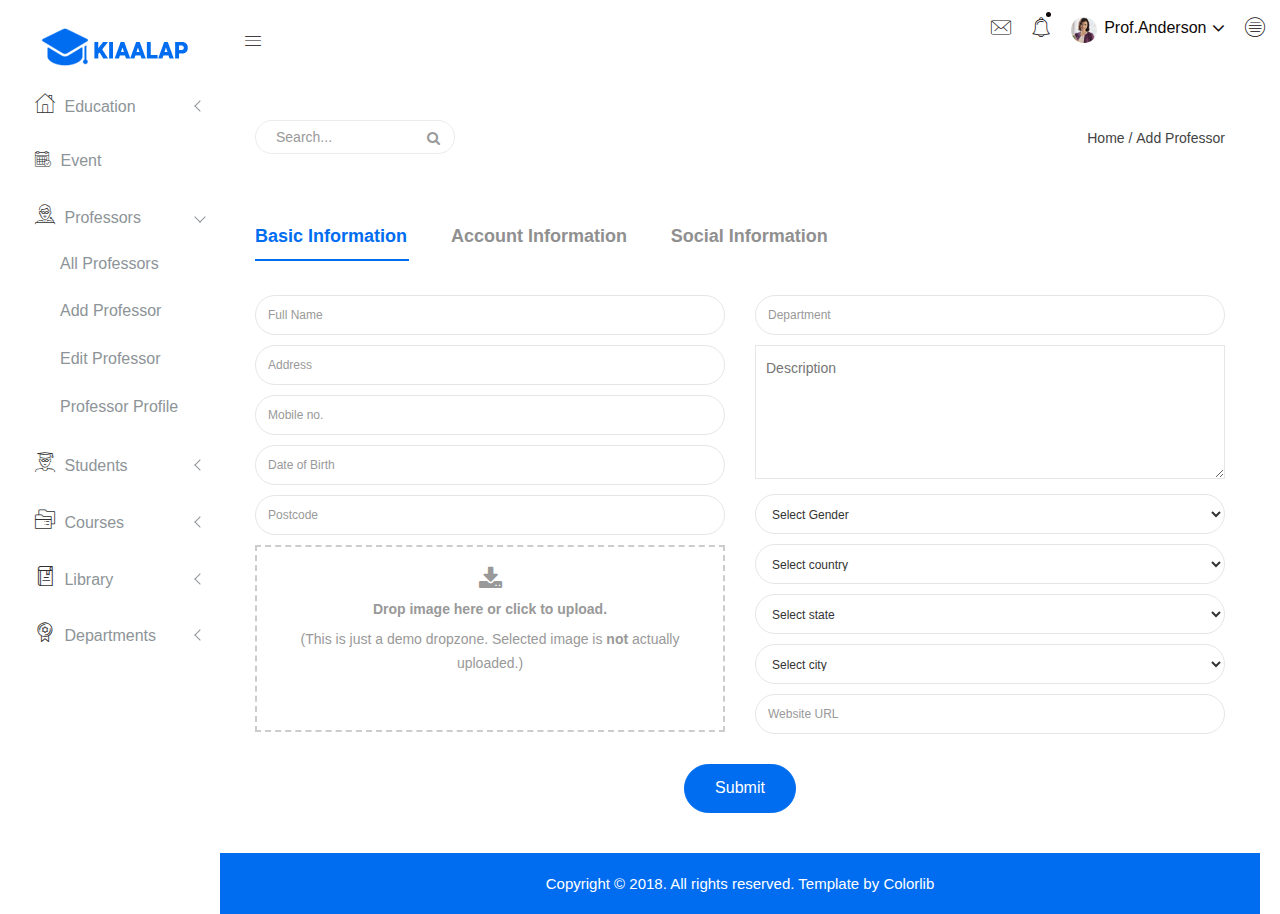
<file: add-professor.html>
<!doctype html>
<html class="no-js" lang="en">

<head>
    <meta charset="utf-8">
    <meta http-equiv="x-ua-compatible" content="ie=edge">
    <title>Add Professor | Kiaalap - Kiaalap Admin Template</title>
    <meta name="description" content="">
    <meta name="viewport" content="width=device-width, initial-scale=1">
    <!-- favicon
		============================================ -->
    <link rel="shortcut icon" type="image/x-icon" href="img/favicon.ico">
    <!-- Google Fonts
		============================================ -->
    <link href="https://fonts.googleapis.com/css?family=Roboto:100,300,400,700,900" rel="stylesheet">
    <!-- Bootstrap CSS
		============================================ -->
    <link rel="stylesheet" href="css/bootstrap.min.css">
    <!-- Bootstrap CSS
		============================================ -->
    <link rel="stylesheet" href="css/font-awesome.min.css">
    <!-- owl.carousel CSS
		============================================ -->
    <link rel="stylesheet" href="css/owl.carousel.css">
    <link rel="stylesheet" href="css/owl.theme.css">
    <link rel="stylesheet" href="css/owl.transitions.css">
    <!-- animate CSS
		============================================ -->
    <link rel="stylesheet" href="css/animate.css">
    <!-- normalize CSS
		============================================ -->
    <link rel="stylesheet" href="css/normalize.css">
    <!-- meanmenu icon CSS
		============================================ -->
    <link rel="stylesheet" href="css/meanmenu.min.css">
    <!-- main CSS
		============================================ -->
    <link rel="stylesheet" href="css/main.css">
    <!-- forms CSS
		============================================ -->
    <link rel="stylesheet" href="css/form/all-type-forms.css">
    <!-- educate icon CSS
		============================================ -->
    <link rel="stylesheet" href="css/educate-custon-icon.css">
    <!-- morrisjs CSS
		============================================ -->
    <link rel="stylesheet" href="css/morrisjs/morris.css">
    <!-- dropzone CSS
		============================================ -->
    <link rel="stylesheet" href="css/dropzone/dropzone.css">
    <!-- mCustomScrollbar CSS
		============================================ -->
    <link rel="stylesheet" href="css/scrollbar/jquery.mCustomScrollbar.min.css">
    <!-- metisMenu CSS
		============================================ -->
    <link rel="stylesheet" href="css/metisMenu/metisMenu.min.css">
    <link rel="stylesheet" href="css/metisMenu/metisMenu-vertical.css">
    <!-- calendar CSS
		============================================ -->
    <link rel="stylesheet" href="css/calendar/fullcalendar.min.css">
    <link rel="stylesheet" href="css/calendar/fullcalendar.print.min.css">
    <!-- style CSS
		============================================ -->
    <link rel="stylesheet" href="style.css">
    <!-- responsive CSS
		============================================ -->
    <link rel="stylesheet" href="css/responsive.css">
    <!-- modernizr JS
		============================================ -->
    <script src="js/vendor/modernizr-2.8.3.min.js"></script>
</head>

<body>
    <!--[if lt IE 8]>
		<p class="browserupgrade">You are using an <strong>outdated</strong> browser. Please <a href="http://browsehappy.com/">upgrade your browser</a> to improve your experience.</p>
	<![endif]-->
    <!-- Start Left menu area -->
    <div class="left-sidebar-pro">
        <nav id="sidebar" class="">
            <div class="sidebar-header">
                <a href="index.html"><img class="main-logo" src="img/logo/logo.png" alt="" /></a>
                <strong><a href="index.html"><img src="img/logo/logosn.png" alt="" /></a></strong>
            </div>
            <div class="left-custom-menu-adp-wrap comment-scrollbar">
                <nav class="sidebar-nav left-sidebar-menu-pro">
                    <ul class="metismenu" id="menu1">
                        <li>
                            <a class="has-arrow" href="index.html">
								   <span class="educate-icon educate-home icon-wrap"></span>
								   <span class="mini-click-non">Education</span>
								</a>
                            <ul class="submenu-angle" aria-expanded="true">
                                <li><a title="Dashboard v.1" href="index.html"><span class="mini-sub-pro">Dashboard v.1</span></a></li>
                                <li><a title="Dashboard v.2" href="index-1.html"><span class="mini-sub-pro">Dashboard v.2</span></a></li>
                                <li><a title="Dashboard v.3" href="index-2.html"><span class="mini-sub-pro">Dashboard v.3</span></a></li>
                                <li><a title="Analytics" href="analytics.html"><span class="mini-sub-pro">Analytics</span></a></li>
                                <li><a title="Widgets" href="widgets.html"><span class="mini-sub-pro">Widgets</span></a></li>
                            </ul>
                        </li>
                        <li>
                            <a title="Landing Page" href="events.html" aria-expanded="false"><span class="educate-icon educate-event icon-wrap sub-icon-mg" aria-hidden="true"></span> <span class="mini-click-non">Event</span></a>
                        </li>
                        <li class="active">
                            <a class="has-arrow" href="all-professors.html" aria-expanded="false"><span class="educate-icon educate-professor icon-wrap"></span> <span class="mini-click-non">Professors</span></a>
                            <ul class="submenu-angle" aria-expanded="false">
                                <li><a title="All Professors" href="all-professors.html"><span class="mini-sub-pro">All Professors</span></a></li>
                                <li><a title="Add Professor" href="add-professor.html"><span class="mini-sub-pro">Add Professor</span></a></li>
                                <li><a title="Edit Professor" href="edit-professor.html"><span class="mini-sub-pro">Edit Professor</span></a></li>
                                <li><a title="Professor Profile" href="professor-profile.html"><span class="mini-sub-pro">Professor Profile</span></a></li>
                            </ul>
                        </li>
                        <li>
                            <a class="has-arrow" href="all-students.html" aria-expanded="false"><span class="educate-icon educate-student icon-wrap"></span> <span class="mini-click-non">Students</span></a>
                            <ul class="submenu-angle" aria-expanded="false">
                                <li><a title="All Students" href="all-students.html"><span class="mini-sub-pro">All Students</span></a></li>
                                <li><a title="Add Students" href="add-student.html"><span class="mini-sub-pro">Add Student</span></a></li>
                                <li><a title="Edit Students" href="edit-student.html"><span class="mini-sub-pro">Edit Student</span></a></li>
                                <li><a title="Students Profile" href="student-profile.html"><span class="mini-sub-pro">Student Profile</span></a></li>
                            </ul>
                        </li>
                        <li>
                            <a class="has-arrow" href="all-courses.html" aria-expanded="false"><span class="educate-icon educate-course icon-wrap"></span> <span class="mini-click-non">Courses</span></a>
                            <ul class="submenu-angle" aria-expanded="false">
                                <li><a title="All Courses" href="all-courses.html"><span class="mini-sub-pro">All Courses</span></a></li>
                                <li><a title="Add Courses" href="add-course.html"><span class="mini-sub-pro">Add Course</span></a></li>
                                <li><a title="Edit Courses" href="edit-course.html"><span class="mini-sub-pro">Edit Course</span></a></li>
                                <li><a title="Courses Profile" href="course-info.html"><span class="mini-sub-pro">Courses Info</span></a></li>
                                <li><a title="course Payment" href="course-payment.html"><span class="mini-sub-pro">Courses Payment</span></a></li>
                            </ul>
                        </li>
                        <li>
                            <a class="has-arrow" href="all-courses.html" aria-expanded="false"><span class="educate-icon educate-library icon-wrap"></span> <span class="mini-click-non">Library</span></a>
                            <ul class="submenu-angle" aria-expanded="false">
                                <li><a title="All Library" href="library-assets.html"><span class="mini-sub-pro">Library Assets</span></a></li>
                                <li><a title="Add Library" href="add-library-assets.html"><span class="mini-sub-pro">Add Library Asset</span></a></li>
                                <li><a title="Edit Library" href="edit-library-assets.html"><span class="mini-sub-pro">Edit Library Asset</span></a></li>
                            </ul>
                        </li>
                        <li>
                            <a class="has-arrow" href="all-courses.html" aria-expanded="false"><span class="educate-icon educate-department icon-wrap"></span> <span class="mini-click-non">Departments</span></a>
                            <ul class="submenu-angle" aria-expanded="false">
                                <li><a title="Departments List" href="departments.html"><span class="mini-sub-pro">Departments List</span></a></li>
                                <li><a title="Add Departments" href="add-department.html"><span class="mini-sub-pro">Add Departments</span></a></li>
                                <li><a title="Edit Departments" href="edit-department.html"><span class="mini-sub-pro">Edit Departments</span></a></li>
                            </ul>
                        </li>
                        <li>
                            <a class="has-arrow" href="mailbox.html" aria-expanded="false"><span class="educate-icon educate-message icon-wrap"></span> <span class="mini-click-non">Mailbox</span></a>
                            <ul class="submenu-angle" aria-expanded="false">
                                <li><a title="Inbox" href="mailbox.html"><span class="mini-sub-pro">Inbox</span></a></li>
                                <li><a title="View Mail" href="mailbox-view.html"><span class="mini-sub-pro">View Mail</span></a></li>
                                <li><a title="Compose Mail" href="mailbox-compose.html"><span class="mini-sub-pro">Compose Mail</span></a></li>
                            </ul>
                        </li>
                        <li>
                            <a class="has-arrow" href="mailbox.html" aria-expanded="false"><span class="educate-icon educate-interface icon-wrap"></span> <span class="mini-click-non">Interface</span></a>
                            <ul class="submenu-angle interface-mini-nb-dp" aria-expanded="false">
                                <li><a title="Google Map" href="google-map.html"><span class="mini-sub-pro">Google Map</span></a></li>
                                <li><a title="Data Maps" href="data-maps.html"><span class="mini-sub-pro">Data Maps</span></a></li>
                                <li><a title="Pdf Viewer" href="pdf-viewer.html"><span class="mini-sub-pro">Pdf Viewer</span></a></li>
                                <li><a title="X-Editable" href="x-editable.html"><span class="mini-sub-pro">X-Editable</span></a></li>
                                <li><a title="Code Editor" href="code-editor.html"><span class="mini-sub-pro">Code Editor</span></a></li>
                                <li><a title="Tree View" href="tree-view.html"><span class="mini-sub-pro">Tree View</span></a></li>
                                <li><a title="Preloader" href="preloader.html"><span class="mini-sub-pro">Preloader</span></a></li>
                                <li><a title="Images Cropper" href="images-cropper.html"><span class="mini-sub-pro">Images Cropper</span></a></li>
                            </ul>
                        </li>
                        <li>
                            <a class="has-arrow" href="mailbox.html" aria-expanded="false"><span class="educate-icon educate-charts icon-wrap"></span> <span class="mini-click-non">Charts</span></a>
                            <ul class="submenu-angle chart-mini-nb-dp" aria-expanded="false">
                                <li><a title="Bar Charts" href="bar-charts.html"><span class="mini-sub-pro">Bar Charts</span></a></li>
                                <li><a title="Line Charts" href="line-charts.html"><span class="mini-sub-pro">Line Charts</span></a></li>
                                <li><a title="Area Charts" href="area-charts.html"><span class="mini-sub-pro">Area Charts</span></a></li>
                                <li><a title="Rounded Charts" href="rounded-chart.html"><span class="mini-sub-pro">Rounded Charts</span></a></li>
                                <li><a title="C3 Charts" href="c3.html"><span class="mini-sub-pro">C3 Charts</span></a></li>
                                <li><a title="Sparkline Charts" href="sparkline.html"><span class="mini-sub-pro">Sparkline Charts</span></a></li>
                                <li><a title="Peity Charts" href="peity.html"><span class="mini-sub-pro">Peity Charts</span></a></li>
                            </ul>
                        </li>
                        <li>
                            <a class="has-arrow" href="mailbox.html" aria-expanded="false"><span class="educate-icon educate-data-table icon-wrap"></span> <span class="mini-click-non">Data Tables</span></a>
                            <ul class="submenu-angle" aria-expanded="false">
                                <li><a title="Peity Charts" href="static-table.html"><span class="mini-sub-pro">Static Table</span></a></li>
                                <li><a title="Data Table" href="data-table.html"><span class="mini-sub-pro">Data Table</span></a></li>
                            </ul>
                        </li>
                        <li>
                            <a class="has-arrow" href="mailbox.html" aria-expanded="false"><span class="educate-icon educate-form icon-wrap"></span> <span class="mini-click-non">Forms Elements</span></a>
                            <ul class="submenu-angle form-mini-nb-dp" aria-expanded="false">
                                <li><a title="Basic Form Elements" href="basic-form-element.html"><span class="mini-sub-pro">Bc Form Elements</span></a></li>
                                <li><a title="Advance Form Elements" href="advance-form-element.html"><span class="mini-sub-pro">Ad Form Elements</span></a></li>
                                <li><a title="Password Meter" href="password-meter.html"><span class="mini-sub-pro">Password Meter</span></a></li>
                                <li><a title="Multi Upload" href="multi-upload.html"><span class="mini-sub-pro">Multi Upload</span></a></li>
                                <li><a title="Text Editor" href="tinymc.html"><span class="mini-sub-pro">Text Editor</span></a></li>
                                <li><a title="Dual List Box" href="dual-list-box.html"><span class="mini-sub-pro">Dual List Box</span></a></li>
                            </ul>
                        </li>
                        <li>
                            <a class="has-arrow" href="mailbox.html" aria-expanded="false"><span class="educate-icon educate-apps icon-wrap"></span> <span class="mini-click-non">App views</span></a>
                            <ul class="submenu-angle app-mini-nb-dp" aria-expanded="false">
                                <li><a title="Notifications" href="notifications.html"><span class="mini-sub-pro">Notifications</span></a></li>
                                <li><a title="Alerts" href="alerts.html"><span class="mini-sub-pro">Alerts</span></a></li>
                                <li><a title="Modals" href="modals.html"><span class="mini-sub-pro">Modals</span></a></li>
                                <li><a title="Buttons" href="buttons.html"><span class="mini-sub-pro">Buttons</span></a></li>
                                <li><a title="Tabs" href="tabs.html"><span class="mini-sub-pro">Tabs</span></a></li>
                                <li><a title="Accordion" href="accordion.html"><span class="mini-sub-pro">Accordion</span></a></li>
                            </ul>
                        </li>
                        <li id="removable">
                            <a class="has-arrow" href="#" aria-expanded="false"><span class="educate-icon educate-pages icon-wrap"></span> <span class="mini-click-non">Pages</span></a>
                            <ul class="submenu-angle page-mini-nb-dp" aria-expanded="false">
                                <li><a title="Login" href="login.html"><span class="mini-sub-pro">Login</span></a></li>
                                <li><a title="Register" href="register.html"><span class="mini-sub-pro">Register</span></a></li>
                                <li><a title="Lock" href="lock.html"><span class="mini-sub-pro">Lock</span></a></li>
                                <li><a title="Password Recovery" href="password-recovery.html"><span class="mini-sub-pro">Password Recovery</span></a></li>
                                <li><a title="404 Page" href="404.html"><span class="mini-sub-pro">404 Page</span></a></li>
                                <li><a title="500 Page" href="500.html"><span class="mini-sub-pro">500 Page</span></a></li>
                            </ul>
                        </li>
                    </ul>
                </nav>
            </div>
        </nav>
    </div>
    <!-- End Left menu area -->
    <!-- Start Welcome area -->
    <div class="all-content-wrapper">
        <div class="container-fluid">
            <div class="row">
                <div class="col-lg-12 col-md-12 col-sm-12 col-xs-12">
                    <div class="logo-pro">
                        <a href="index.html"><img class="main-logo" src="img/logo/logo.png" alt="" /></a>
                    </div>
                </div>
            </div>
        </div>
        <div class="header-advance-area">
            <div class="header-top-area">
                <div class="container-fluid">
                    <div class="row">
                        <div class="col-lg-12 col-md-12 col-sm-12 col-xs-12">
                            <div class="header-top-wraper">
                                <div class="row">
                                    <div class="col-lg-1 col-md-0 col-sm-1 col-xs-12">
                                        <div class="menu-switcher-pro">
                                            <button type="button" id="sidebarCollapse" class="btn bar-button-pro header-drl-controller-btn btn-info navbar-btn">
													<i class="educate-icon educate-nav"></i>
												</button>
                                        </div>
                                    </div>
                                    <div class="col-lg-6 col-md-7 col-sm-6 col-xs-12">
                                        <div class="header-top-menu tabl-d-n">
                                            <ul class="nav navbar-nav mai-top-nav">
                                                <li class="nav-item"><a href="#" class="nav-link">Home</a>
                                                </li>
                                                <li class="nav-item"><a href="#" class="nav-link">About</a>
                                                </li>
                                                <li class="nav-item"><a href="#" class="nav-link">Services</a>
                                                </li>
                                                <li class="nav-item dropdown res-dis-nn">
                                                    <a href="#" data-toggle="dropdown" role="button" aria-expanded="false" class="nav-link dropdown-toggle">Project <span class="angle-down-topmenu"><i class="fa fa-angle-down"></i></span></a>
                                                    <div role="menu" class="dropdown-menu animated zoomIn">
                                                        <a href="#" class="dropdown-item">Documentation</a>
                                                        <a href="#" class="dropdown-item">Expert Backend</a>
                                                        <a href="#" class="dropdown-item">Expert FrontEnd</a>
                                                        <a href="#" class="dropdown-item">Contact Support</a>
                                                    </div>
                                                </li>
                                                <li class="nav-item"><a href="#" class="nav-link">Support</a>
                                                </li>
                                            </ul>
                                        </div>
                                    </div>
                                    <div class="col-lg-5 col-md-5 col-sm-12 col-xs-12">
                                        <div class="header-right-info">
                                            <ul class="nav navbar-nav mai-top-nav header-right-menu">
                                                <li class="nav-item dropdown">
                                                    <a href="#" data-toggle="dropdown" role="button" aria-expanded="false" class="nav-link dropdown-toggle"><i class="educate-icon educate-message edu-chat-pro" aria-hidden="true"></i><span class="indicator-ms"></span></a>
                                                    <div role="menu" class="author-message-top dropdown-menu animated zoomIn">
                                                        <div class="message-single-top">
                                                            <h1>Message</h1>
                                                        </div>
                                                        <ul class="message-menu">
                                                            <li>
                                                                <a href="#">
                                                                    <div class="message-img">
                                                                        <img src="img/contact/1.jpg" alt="">
                                                                    </div>
                                                                    <div class="message-content">
                                                                        <span class="message-date">16 Sept</span>
                                                                        <h2>Advanda Cro</h2>
                                                                        <p>Please done this project as soon possible.</p>
                                                                    </div>
                                                                </a>
                                                            </li>
                                                            <li>
                                                                <a href="#">
                                                                    <div class="message-img">
                                                                        <img src="img/contact/4.jpg" alt="">
                                                                    </div>
                                                                    <div class="message-content">
                                                                        <span class="message-date">16 Sept</span>
                                                                        <h2>Sulaiman din</h2>
                                                                        <p>Please done this project as soon possible.</p>
                                                                    </div>
                                                                </a>
                                                            </li>
                                                            <li>
                                                                <a href="#">
                                                                    <div class="message-img">
                                                                        <img src="img/contact/3.jpg" alt="">
                                                                    </div>
                                                                    <div class="message-content">
                                                                        <span class="message-date">16 Sept</span>
                                                                        <h2>Victor Jara</h2>
                                                                        <p>Please done this project as soon possible.</p>
                                                                    </div>
                                                                </a>
                                                            </li>
                                                            <li>
                                                                <a href="#">
                                                                    <div class="message-img">
                                                                        <img src="img/contact/2.jpg" alt="">
                                                                    </div>
                                                                    <div class="message-content">
                                                                        <span class="message-date">16 Sept</span>
                                                                        <h2>Victor Jara</h2>
                                                                        <p>Please done this project as soon possible.</p>
                                                                    </div>
                                                                </a>
                                                            </li>
                                                        </ul>
                                                        <div class="message-view">
                                                            <a href="#">View All Messages</a>
                                                        </div>
                                                    </div>
                                                </li>
                                                <li class="nav-item"><a href="#" data-toggle="dropdown" role="button" aria-expanded="false" class="nav-link dropdown-toggle"><i class="educate-icon educate-bell" aria-hidden="true"></i><span class="indicator-nt"></span></a>
                                                    <div role="menu" class="notification-author dropdown-menu animated zoomIn">
                                                        <div class="notification-single-top">
                                                            <h1>Notifications</h1>
                                                        </div>
                                                        <ul class="notification-menu">
                                                            <li>
                                                                <a href="#">
                                                                    <div class="notification-icon">
                                                                        <i class="educate-icon educate-checked edu-checked-pro admin-check-pro" aria-hidden="true"></i>
                                                                    </div>
                                                                    <div class="notification-content">
                                                                        <span class="notification-date">16 Sept</span>
                                                                        <h2>Advanda Cro</h2>
                                                                        <p>Please done this project as soon possible.</p>
                                                                    </div>
                                                                </a>
                                                            </li>
                                                            <li>
                                                                <a href="#">
                                                                    <div class="notification-icon">
                                                                        <i class="fa fa-cloud edu-cloud-computing-down" aria-hidden="true"></i>
                                                                    </div>
                                                                    <div class="notification-content">
                                                                        <span class="notification-date">16 Sept</span>
                                                                        <h2>Sulaiman din</h2>
                                                                        <p>Please done this project as soon possible.</p>
                                                                    </div>
                                                                </a>
                                                            </li>
                                                            <li>
                                                                <a href="#">
                                                                    <div class="notification-icon">
                                                                        <i class="fa fa-eraser edu-shield" aria-hidden="true"></i>
                                                                    </div>
                                                                    <div class="notification-content">
                                                                        <span class="notification-date">16 Sept</span>
                                                                        <h2>Victor Jara</h2>
                                                                        <p>Please done this project as soon possible.</p>
                                                                    </div>
                                                                </a>
                                                            </li>
                                                            <li>
                                                                <a href="#">
                                                                    <div class="notification-icon">
                                                                        <i class="fa fa-line-chart edu-analytics-arrow" aria-hidden="true"></i>
                                                                    </div>
                                                                    <div class="notification-content">
                                                                        <span class="notification-date">16 Sept</span>
                                                                        <h2>Victor Jara</h2>
                                                                        <p>Please done this project as soon possible.</p>
                                                                    </div>
                                                                </a>
                                                            </li>
                                                        </ul>
                                                        <div class="notification-view">
                                                            <a href="#">View All Notification</a>
                                                        </div>
                                                    </div>
                                                </li>
                                                <li class="nav-item">
                                                    <a href="#" data-toggle="dropdown" role="button" aria-expanded="false" class="nav-link dropdown-toggle">
															<img src="img/product/pro4.jpg" alt="" />
															<span class="admin-name">Prof.Anderson</span>
															<i class="fa fa-angle-down edu-icon edu-down-arrow"></i>
														</a>
                                                    <ul role="menu" class="dropdown-header-top author-log dropdown-menu animated zoomIn">
                                                        <li><a href="#"><span class="edu-icon edu-home-admin author-log-ic"></span>My Account</a>
                                                        </li>
                                                        <li><a href="#"><span class="edu-icon edu-user-rounded author-log-ic"></span>My Profile</a>
                                                        </li>
                                                        <li><a href="#"><span class="edu-icon edu-money author-log-ic"></span>User Billing</a>
                                                        </li>
                                                        <li><a href="#"><span class="edu-icon edu-settings author-log-ic"></span>Settings</a>
                                                        </li>
                                                        <li><a href="#"><span class="edu-icon edu-locked author-log-ic"></span>Log Out</a>
                                                        </li>
                                                    </ul>
                                                </li>
                                                <li class="nav-item nav-setting-open"><a href="#" data-toggle="dropdown" role="button" aria-expanded="false" class="nav-link dropdown-toggle"><i class="educate-icon educate-menu"></i></a>

                                                    <div role="menu" class="admintab-wrap menu-setting-wrap menu-setting-wrap-bg dropdown-menu animated zoomIn">
                                                        <ul class="nav nav-tabs custon-set-tab">
                                                            <li class="active"><a data-toggle="tab" href="#Notes">Notes</a>
                                                            </li>
                                                            <li><a data-toggle="tab" href="#Projects">Projects</a>
                                                            </li>
                                                            <li><a data-toggle="tab" href="#Settings">Settings</a>
                                                            </li>
                                                        </ul>

                                                        <div class="tab-content custom-bdr-nt">
                                                            <div id="Notes" class="tab-pane fade in active">
                                                                <div class="notes-area-wrap">
                                                                    <div class="note-heading-indicate">
                                                                        <h2><i class="fa fa-comments-o"></i> Latest Notes</h2>
                                                                        <p>You have 10 new message.</p>
                                                                    </div>
                                                                    <div class="notes-list-area notes-menu-scrollbar">
                                                                        <ul class="notes-menu-list">
                                                                            <li>
                                                                                <a href="#">
                                                                                    <div class="notes-list-flow">
                                                                                        <div class="notes-img">
                                                                                            <img src="img/contact/4.jpg" alt="" />
                                                                                        </div>
                                                                                        <div class="notes-content">
                                                                                            <p> The point of using Lorem Ipsum is that it has a more-or-less normal.</p>
                                                                                            <span>Yesterday 2:45 pm</span>
                                                                                        </div>
                                                                                    </div>
                                                                                </a>
                                                                            </li>
                                                                            <li>
                                                                                <a href="#">
                                                                                    <div class="notes-list-flow">
                                                                                        <div class="notes-img">
                                                                                            <img src="img/contact/1.jpg" alt="" />
                                                                                        </div>
                                                                                        <div class="notes-content">
                                                                                            <p> The point of using Lorem Ipsum is that it has a more-or-less normal.</p>
                                                                                            <span>Yesterday 2:45 pm</span>
                                                                                        </div>
                                                                                    </div>
                                                                                </a>
                                                                            </li>
                                                                            <li>
                                                                                <a href="#">
                                                                                    <div class="notes-list-flow">
                                                                                        <div class="notes-img">
                                                                                            <img src="img/contact/2.jpg" alt="" />
                                                                                        </div>
                                                                                        <div class="notes-content">
                                                                                            <p> The point of using Lorem Ipsum is that it has a more-or-less normal.</p>
                                                                                            <span>Yesterday 2:45 pm</span>
                                                                                        </div>
                                                                                    </div>
                                                                                </a>
                                                                            </li>
                                                                            <li>
                                                                                <a href="#">
                                                                                    <div class="notes-list-flow">
                                                                                        <div class="notes-img">
                                                                                            <img src="img/contact/3.jpg" alt="" />
                                                                                        </div>
                                                                                        <div class="notes-content">
                                                                                            <p> The point of using Lorem Ipsum is that it has a more-or-less normal.</p>
                                                                                            <span>Yesterday 2:45 pm</span>
                                                                                        </div>
                                                                                    </div>
                                                                                </a>
                                                                            </li>
                                                                            <li>
                                                                                <a href="#">
                                                                                    <div class="notes-list-flow">
                                                                                        <div class="notes-img">
                                                                                            <img src="img/contact/4.jpg" alt="" />
                                                                                        </div>
                                                                                        <div class="notes-content">
                                                                                            <p> The point of using Lorem Ipsum is that it has a more-or-less normal.</p>
                                                                                            <span>Yesterday 2:45 pm</span>
                                                                                        </div>
                                                                                    </div>
                                                                                </a>
                                                                            </li>
                                                                            <li>
                                                                                <a href="#">
                                                                                    <div class="notes-list-flow">
                                                                                        <div class="notes-img">
                                                                                            <img src="img/contact/1.jpg" alt="" />
                                                                                        </div>
                                                                                        <div class="notes-content">
                                                                                            <p> The point of using Lorem Ipsum is that it has a more-or-less normal.</p>
                                                                                            <span>Yesterday 2:45 pm</span>
                                                                                        </div>
                                                                                    </div>
                                                                                </a>
                                                                            </li>
                                                                            <li>
                                                                                <a href="#">
                                                                                    <div class="notes-list-flow">
                                                                                        <div class="notes-img">
                                                                                            <img src="img/contact/2.jpg" alt="" />
                                                                                        </div>
                                                                                        <div class="notes-content">
                                                                                            <p> The point of using Lorem Ipsum is that it has a more-or-less normal.</p>
                                                                                            <span>Yesterday 2:45 pm</span>
                                                                                        </div>
                                                                                    </div>
                                                                                </a>
                                                                            </li>
                                                                            <li>
                                                                                <a href="#">
                                                                                    <div class="notes-list-flow">
                                                                                        <div class="notes-img">
                                                                                            <img src="img/contact/1.jpg" alt="" />
                                                                                        </div>
                                                                                        <div class="notes-content">
                                                                                            <p> The point of using Lorem Ipsum is that it has a more-or-less normal.</p>
                                                                                            <span>Yesterday 2:45 pm</span>
                                                                                        </div>
                                                                                    </div>
                                                                                </a>
                                                                            </li>
                                                                            <li>
                                                                                <a href="#">
                                                                                    <div class="notes-list-flow">
                                                                                        <div class="notes-img">
                                                                                            <img src="img/contact/2.jpg" alt="" />
                                                                                        </div>
                                                                                        <div class="notes-content">
                                                                                            <p> The point of using Lorem Ipsum is that it has a more-or-less normal.</p>
                                                                                            <span>Yesterday 2:45 pm</span>
                                                                                        </div>
                                                                                    </div>
                                                                                </a>
                                                                            </li>
                                                                            <li>
                                                                                <a href="#">
                                                                                    <div class="notes-list-flow">
                                                                                        <div class="notes-img">
                                                                                            <img src="img/contact/3.jpg" alt="" />
                                                                                        </div>
                                                                                        <div class="notes-content">
                                                                                            <p> The point of using Lorem Ipsum is that it has a more-or-less normal.</p>
                                                                                            <span>Yesterday 2:45 pm</span>
                                                                                        </div>
                                                                                    </div>
                                                                                </a>
                                                                            </li>
                                                                        </ul>
                                                                    </div>
                                                                </div>
                                                            </div>
                                                            <div id="Projects" class="tab-pane fade">
                                                                <div class="projects-settings-wrap">
                                                                    <div class="note-heading-indicate">
                                                                        <h2><i class="fa fa-cube"></i> Latest projects</h2>
                                                                        <p> You have 20 projects. 5 not completed.</p>
                                                                    </div>
                                                                    <div class="project-st-list-area project-st-menu-scrollbar">
                                                                        <ul class="projects-st-menu-list">
                                                                            <li>
                                                                                <a href="#">
                                                                                    <div class="project-list-flow">
                                                                                        <div class="projects-st-heading">
                                                                                            <h2>Web Development</h2>
                                                                                            <p> The point of using Lorem Ipsum is that it has a more or less normal.</p>
                                                                                            <span class="project-st-time">1 hours ago</span>
                                                                                        </div>
                                                                                        <div class="projects-st-content">
                                                                                            <p>Completion with: 28%</p>
                                                                                            <div class="progress progress-mini">
                                                                                                <div style="width: 28%;" class="progress-bar progress-bar-danger hd-tp-1"></div>
                                                                                            </div>
                                                                                            <p>Project end: 4:00 pm - 12.06.2014</p>
                                                                                        </div>
                                                                                    </div>
                                                                                </a>
                                                                            </li>
                                                                            <li>
                                                                                <a href="#">
                                                                                    <div class="project-list-flow">
                                                                                        <div class="projects-st-heading">
                                                                                            <h2>Software Development</h2>
                                                                                            <p> The point of using Lorem Ipsum is that it has a more or less normal.</p>
                                                                                            <span class="project-st-time">2 hours ago</span>
                                                                                        </div>
                                                                                        <div class="projects-st-content project-rating-cl">
                                                                                            <p>Completion with: 68%</p>
                                                                                            <div class="progress progress-mini">
                                                                                                <div style="width: 68%;" class="progress-bar hd-tp-2"></div>
                                                                                            </div>
                                                                                            <p>Project end: 4:00 pm - 12.06.2014</p>
                                                                                        </div>
                                                                                    </div>
                                                                                </a>
                                                                            </li>
                                                                            <li>
                                                                                <a href="#">
                                                                                    <div class="project-list-flow">
                                                                                        <div class="projects-st-heading">
                                                                                            <h2>Graphic Design</h2>
                                                                                            <p> The point of using Lorem Ipsum is that it has a more or less normal.</p>
                                                                                            <span class="project-st-time">3 hours ago</span>
                                                                                        </div>
                                                                                        <div class="projects-st-content">
                                                                                            <p>Completion with: 78%</p>
                                                                                            <div class="progress progress-mini">
                                                                                                <div style="width: 78%;" class="progress-bar hd-tp-3"></div>
                                                                                            </div>
                                                                                            <p>Project end: 4:00 pm - 12.06.2014</p>
                                                                                        </div>
                                                                                    </div>
                                                                                </a>
                                                                            </li>
                                                                            <li>
                                                                                <a href="#">
                                                                                    <div class="project-list-flow">
                                                                                        <div class="projects-st-heading">
                                                                                            <h2>Web Design</h2>
                                                                                            <p> The point of using Lorem Ipsum is that it has a more or less normal.</p>
                                                                                            <span class="project-st-time">4 hours ago</span>
                                                                                        </div>
                                                                                        <div class="projects-st-content project-rating-cl2">
                                                                                            <p>Completion with: 38%</p>
                                                                                            <div class="progress progress-mini">
                                                                                                <div style="width: 38%;" class="progress-bar progress-bar-danger hd-tp-4"></div>
                                                                                            </div>
                                                                                            <p>Project end: 4:00 pm - 12.06.2014</p>
                                                                                        </div>
                                                                                    </div>
                                                                                </a>
                                                                            </li>
                                                                            <li>
                                                                                <a href="#">
                                                                                    <div class="project-list-flow">
                                                                                        <div class="projects-st-heading">
                                                                                            <h2>Business Card</h2>
                                                                                            <p> The point of using Lorem Ipsum is that it has a more or less normal.</p>
                                                                                            <span class="project-st-time">5 hours ago</span>
                                                                                        </div>
                                                                                        <div class="projects-st-content">
                                                                                            <p>Completion with: 28%</p>
                                                                                            <div class="progress progress-mini">
                                                                                                <div style="width: 28%;" class="progress-bar progress-bar-danger hd-tp-5"></div>
                                                                                            </div>
                                                                                            <p>Project end: 4:00 pm - 12.06.2014</p>
                                                                                        </div>
                                                                                    </div>
                                                                                </a>
                                                                            </li>
                                                                            <li>
                                                                                <a href="#">
                                                                                    <div class="project-list-flow">
                                                                                        <div class="projects-st-heading">
                                                                                            <h2>Ecommerce Business</h2>
                                                                                            <p> The point of using Lorem Ipsum is that it has a more or less normal.</p>
                                                                                            <span class="project-st-time">6 hours ago</span>
                                                                                        </div>
                                                                                        <div class="projects-st-content project-rating-cl">
                                                                                            <p>Completion with: 68%</p>
                                                                                            <div class="progress progress-mini">
                                                                                                <div style="width: 68%;" class="progress-bar hd-tp-6"></div>
                                                                                            </div>
                                                                                            <p>Project end: 4:00 pm - 12.06.2014</p>
                                                                                        </div>
                                                                                    </div>
                                                                                </a>
                                                                            </li>
                                                                            <li>
                                                                                <a href="#">
                                                                                    <div class="project-list-flow">
                                                                                        <div class="projects-st-heading">
                                                                                            <h2>Woocommerce Plugin</h2>
                                                                                            <p> The point of using Lorem Ipsum is that it has a more or less normal.</p>
                                                                                            <span class="project-st-time">7 hours ago</span>
                                                                                        </div>
                                                                                        <div class="projects-st-content">
                                                                                            <p>Completion with: 78%</p>
                                                                                            <div class="progress progress-mini">
                                                                                                <div style="width: 78%;" class="progress-bar"></div>
                                                                                            </div>
                                                                                            <p>Project end: 4:00 pm - 12.06.2014</p>
                                                                                        </div>
                                                                                    </div>
                                                                                </a>
                                                                            </li>
                                                                            <li>
                                                                                <a href="#">
                                                                                    <div class="project-list-flow">
                                                                                        <div class="projects-st-heading">
                                                                                            <h2>Wordpress Theme</h2>
                                                                                            <p> The point of using Lorem Ipsum is that it has a more or less normal.</p>
                                                                                            <span class="project-st-time">9 hours ago</span>
                                                                                        </div>
                                                                                        <div class="projects-st-content project-rating-cl2">
                                                                                            <p>Completion with: 38%</p>
                                                                                            <div class="progress progress-mini">
                                                                                                <div style="width: 38%;" class="progress-bar progress-bar-danger"></div>
                                                                                            </div>
                                                                                            <p>Project end: 4:00 pm - 12.06.2014</p>
                                                                                        </div>
                                                                                    </div>
                                                                                </a>
                                                                            </li>
                                                                        </ul>
                                                                    </div>
                                                                </div>
                                                            </div>
                                                            <div id="Settings" class="tab-pane fade">
                                                                <div class="setting-panel-area">
                                                                    <div class="note-heading-indicate">
                                                                        <h2><i class="fa fa-gears"></i> Settings Panel</h2>
                                                                        <p> You have 20 Settings. 5 not completed.</p>
                                                                    </div>
                                                                    <ul class="setting-panel-list">
                                                                        <li>
                                                                            <div class="checkbox-setting-pro">
                                                                                <div class="checkbox-title-pro">
                                                                                    <h2>Show notifications</h2>
                                                                                    <div class="ts-custom-check">
                                                                                        <div class="onoffswitch">
                                                                                            <input type="checkbox" name="collapsemenu" class="onoffswitch-checkbox" id="example">
                                                                                            <label class="onoffswitch-label" for="example">
																									<span class="onoffswitch-inner"></span>
																									<span class="onoffswitch-switch"></span>
																								</label>
                                                                                        </div>
                                                                                    </div>
                                                                                </div>
                                                                            </div>
                                                                        </li>
                                                                        <li>
                                                                            <div class="checkbox-setting-pro">
                                                                                <div class="checkbox-title-pro">
                                                                                    <h2>Disable Chat</h2>
                                                                                    <div class="ts-custom-check">
                                                                                        <div class="onoffswitch">
                                                                                            <input type="checkbox" name="collapsemenu" class="onoffswitch-checkbox" id="example3">
                                                                                            <label class="onoffswitch-label" for="example3">
																									<span class="onoffswitch-inner"></span>
																									<span class="onoffswitch-switch"></span>
																								</label>
                                                                                        </div>
                                                                                    </div>
                                                                                </div>
                                                                            </div>
                                                                        </li>
                                                                        <li>
                                                                            <div class="checkbox-setting-pro">
                                                                                <div class="checkbox-title-pro">
                                                                                    <h2>Enable history</h2>
                                                                                    <div class="ts-custom-check">
                                                                                        <div class="onoffswitch">
                                                                                            <input type="checkbox" name="collapsemenu" class="onoffswitch-checkbox" id="example4">
                                                                                            <label class="onoffswitch-label" for="example4">
																									<span class="onoffswitch-inner"></span>
																									<span class="onoffswitch-switch"></span>
																								</label>
                                                                                        </div>
                                                                                    </div>
                                                                                </div>
                                                                            </div>
                                                                        </li>
                                                                        <li>
                                                                            <div class="checkbox-setting-pro">
                                                                                <div class="checkbox-title-pro">
                                                                                    <h2>Show charts</h2>
                                                                                    <div class="ts-custom-check">
                                                                                        <div class="onoffswitch">
                                                                                            <input type="checkbox" name="collapsemenu" class="onoffswitch-checkbox" id="example7">
                                                                                            <label class="onoffswitch-label" for="example7">
																									<span class="onoffswitch-inner"></span>
																									<span class="onoffswitch-switch"></span>
																								</label>
                                                                                        </div>
                                                                                    </div>
                                                                                </div>
                                                                            </div>
                                                                        </li>
                                                                        <li>
                                                                            <div class="checkbox-setting-pro">
                                                                                <div class="checkbox-title-pro">
                                                                                    <h2>Update everyday</h2>
                                                                                    <div class="ts-custom-check">
                                                                                        <div class="onoffswitch">
                                                                                            <input type="checkbox" name="collapsemenu" checked="" class="onoffswitch-checkbox" id="example2">
                                                                                            <label class="onoffswitch-label" for="example2">
																									<span class="onoffswitch-inner"></span>
																									<span class="onoffswitch-switch"></span>
																								</label>
                                                                                        </div>
                                                                                    </div>
                                                                                </div>
                                                                            </div>
                                                                        </li>
                                                                        <li>
                                                                            <div class="checkbox-setting-pro">
                                                                                <div class="checkbox-title-pro">
                                                                                    <h2>Global search</h2>
                                                                                    <div class="ts-custom-check">
                                                                                        <div class="onoffswitch">
                                                                                            <input type="checkbox" name="collapsemenu" checked="" class="onoffswitch-checkbox" id="example6">
                                                                                            <label class="onoffswitch-label" for="example6">
																									<span class="onoffswitch-inner"></span>
																									<span class="onoffswitch-switch"></span>
																								</label>
                                                                                        </div>
                                                                                    </div>
                                                                                </div>
                                                                            </div>
                                                                        </li>
                                                                        <li>
                                                                            <div class="checkbox-setting-pro">
                                                                                <div class="checkbox-title-pro">
                                                                                    <h2>Offline users</h2>
                                                                                    <div class="ts-custom-check">
                                                                                        <div class="onoffswitch">
                                                                                            <input type="checkbox" name="collapsemenu" checked="" class="onoffswitch-checkbox" id="example5">
                                                                                            <label class="onoffswitch-label" for="example5">
																									<span class="onoffswitch-inner"></span>
																									<span class="onoffswitch-switch"></span>
																								</label>
                                                                                        </div>
                                                                                    </div>
                                                                                </div>
                                                                            </div>
                                                                        </li>
                                                                    </ul>

                                                                </div>
                                                            </div>
                                                        </div>
                                                    </div>
                                                </li>
                                            </ul>
                                        </div>
                                    </div>
                                </div>
                            </div>
                        </div>
                    </div>
                </div>
            </div>
            <!-- Mobile Menu start -->
            <div class="mobile-menu-area">
                <div class="container">
                    <div class="row">
                        <div class="col-lg-12 col-md-12 col-sm-12 col-xs-12">
                            <div class="mobile-menu">
                                <nav id="dropdown">
                                    <ul class="mobile-menu-nav">
                                        <li><a data-toggle="collapse" data-target="#Charts" href="#">Home <span class="admin-project-icon edu-icon edu-down-arrow"></span></a>
                                            <ul class="collapse dropdown-header-top">
                                                <li><a href="index.html">Dashboard v.1</a></li>
                                                <li><a href="index-1.html">Dashboard v.2</a></li>
                                                <li><a href="index-3.html">Dashboard v.3</a></li>
                                                <li><a href="analytics.html">Analytics</a></li>
                                                <li><a href="widgets.html">Widgets</a></li>
                                            </ul>
                                        </li>
                                        <li><a href="events.html">Event</a></li>
                                        <li><a data-toggle="collapse" data-target="#demoevent" href="#">Professors <span class="admin-project-icon edu-icon edu-down-arrow"></span></a>
                                            <ul id="demoevent" class="collapse dropdown-header-top">
                                                <li><a href="all-professors.html">All Professors</a>
                                                </li>
                                                <li><a href="add-professor.html">Add Professor</a>
                                                </li>
                                                <li><a href="edit-professor.html">Edit Professor</a>
                                                </li>
                                                <li><a href="professor-profile.html">Professor Profile</a>
                                                </li>
                                            </ul>
                                        </li>
                                        <li><a data-toggle="collapse" data-target="#demopro" href="#">Students <span class="admin-project-icon edu-icon edu-down-arrow"></span></a>
                                            <ul id="demopro" class="collapse dropdown-header-top">
                                                <li><a href="all-students.html">All Students</a>
                                                </li>
                                                <li><a href="add-student.html">Add Student</a>
                                                </li>
                                                <li><a href="edit-student.html">Edit Student</a>
                                                </li>
                                                <li><a href="student-profile.html">Student Profile</a>
                                                </li>
                                            </ul>
                                        </li>
                                        <li><a data-toggle="collapse" data-target="#democrou" href="#">Courses <span class="admin-project-icon edu-icon edu-down-arrow"></span></a>
                                            <ul id="democrou" class="collapse dropdown-header-top">
                                                <li><a href="all-courses.html">All Courses</a>
                                                </li>
                                                <li><a href="add-course.html">Add Course</a>
                                                </li>
                                                <li><a href="edit-course.html">Edit Course</a>
                                                </li>
                                                <li><a href="course-profile.html">Courses Info</a>
                                                </li>
                                                <li><a href="course-payment.html">Courses Payment</a>
                                                </li>
                                            </ul>
                                        </li>
                                        <li><a data-toggle="collapse" data-target="#demolibra" href="#">Library <span class="admin-project-icon edu-icon edu-down-arrow"></span></a>
                                            <ul id="demolibra" class="collapse dropdown-header-top">
                                                <li><a href="library-assets.html">Library Assets</a>
                                                </li>
                                                <li><a href="add-library-assets.html">Add Library Asset</a>
                                                </li>
                                                <li><a href="edit-library-assets.html">Edit Library Asset</a>
                                                </li>
                                            </ul>
                                        </li>
                                        <li><a data-toggle="collapse" data-target="#demodepart" href="#">Departments <span class="admin-project-icon edu-icon edu-down-arrow"></span></a>
                                            <ul id="demodepart" class="collapse dropdown-header-top">
                                                <li><a href="departments.html">Departments List</a>
                                                </li>
                                                <li><a href="add-department.html">Add Departments</a>
                                                </li>
                                                <li><a href="edit-department.html">Edit Departments</a>
                                                </li>
                                            </ul>
                                        </li>
                                        <li><a data-toggle="collapse" data-target="#demomi" href="#">Mailbox <span class="admin-project-icon edu-icon edu-down-arrow"></span></a>
                                            <ul id="demomi" class="collapse dropdown-header-top">
                                                <li><a href="mailbox.html">Inbox</a>
                                                </li>
                                                <li><a href="mailbox-view.html">View Mail</a>
                                                </li>
                                                <li><a href="mailbox-compose.html">Compose Mail</a>
                                                </li>
                                            </ul>
                                        </li>
                                        <li><a data-toggle="collapse" data-target="#Miscellaneousmob" href="#">Interface <span class="admin-project-icon edu-icon edu-down-arrow"></span></a>
                                            <ul id="Miscellaneousmob" class="collapse dropdown-header-top">
                                                <li><a href="google-map.html">Google Map</a>
                                                </li>
                                                <li><a href="data-maps.html">Data Maps</a>
                                                </li>
                                                <li><a href="pdf-viewer.html">Pdf Viewer</a>
                                                </li>
                                                <li><a href="x-editable.html">X-Editable</a>
                                                </li>
                                                <li><a href="code-editor.html">Code Editor</a>
                                                </li>
                                                <li><a href="tree-view.html">Tree View</a>
                                                </li>
                                                <li><a href="preloader.html">Preloader</a>
                                                </li>
                                                <li><a href="images-cropper.html">Images Cropper</a>
                                                </li>
                                            </ul>
                                        </li>
                                        <li><a data-toggle="collapse" data-target="#Chartsmob" href="#">Charts <span class="admin-project-icon edu-icon edu-down-arrow"></span></a>
                                            <ul id="Chartsmob" class="collapse dropdown-header-top">
                                                <li><a href="bar-charts.html">Bar Charts</a>
                                                </li>
                                                <li><a href="line-charts.html">Line Charts</a>
                                                </li>
                                                <li><a href="area-charts.html">Area Charts</a>
                                                </li>
                                                <li><a href="rounded-chart.html">Rounded Charts</a>
                                                </li>
                                                <li><a href="c3.html">C3 Charts</a>
                                                </li>
                                                <li><a href="sparkline.html">Sparkline Charts</a>
                                                </li>
                                                <li><a href="peity.html">Peity Charts</a>
                                                </li>
                                            </ul>
                                        </li>
                                        <li><a data-toggle="collapse" data-target="#Tablesmob" href="#">Tables <span class="admin-project-icon edu-icon edu-down-arrow"></span></a>
                                            <ul id="Tablesmob" class="collapse dropdown-header-top">
                                                <li><a href="static-table.html">Static Table</a>
                                                </li>
                                                <li><a href="data-table.html">Data Table</a>
                                                </li>
                                            </ul>
                                        </li>
                                        <li><a data-toggle="collapse" data-target="#formsmob" href="#">Forms <span class="admin-project-icon edu-icon edu-down-arrow"></span></a>
                                            <ul id="formsmob" class="collapse dropdown-header-top">
                                                <li><a href="basic-form-element.html">Basic Form Elements</a>
                                                </li>
                                                <li><a href="advance-form-element.html">Advanced Form Elements</a>
                                                </li>
                                                <li><a href="password-meter.html">Password Meter</a>
                                                </li>
                                                <li><a href="multi-upload.html">Multi Upload</a>
                                                </li>
                                                <li><a href="tinymc.html">Text Editor</a>
                                                </li>
                                                <li><a href="dual-list-box.html">Dual List Box</a>
                                                </li>
                                            </ul>
                                        </li>
                                        <li><a data-toggle="collapse" data-target="#Appviewsmob" href="#">App views <span class="admin-project-icon edu-icon edu-down-arrow"></span></a>
                                            <ul id="Appviewsmob" class="collapse dropdown-header-top">
                                                <li><a href="basic-form-element.html">Basic Form Elements</a>
                                                </li>
                                                <li><a href="advance-form-element.html">Advanced Form Elements</a>
                                                </li>
                                                <li><a href="password-meter.html">Password Meter</a>
                                                </li>
                                                <li><a href="multi-upload.html">Multi Upload</a>
                                                </li>
                                                <li><a href="tinymc.html">Text Editor</a>
                                                </li>
                                                <li><a href="dual-list-box.html">Dual List Box</a>
                                                </li>
                                            </ul>
                                        </li>
                                        <li><a data-toggle="collapse" data-target="#Pagemob" href="#">Pages <span class="admin-project-icon edu-icon edu-down-arrow"></span></a>
                                            <ul id="Pagemob" class="collapse dropdown-header-top">
                                                <li><a href="login.html">Login</a>
                                                </li>
                                                <li><a href="register.html">Register</a>
                                                </li>
                                                <li><a href="lock.html">Lock</a>
                                                </li>
                                                <li><a href="password-recovery.html">Password Recovery</a>
                                                </li>
                                                <li><a href="404.html">404 Page</a></li>
                                                <li><a href="500.html">500 Page</a></li>
                                            </ul>
                                        </li>
                                    </ul>
                                </nav>
                            </div>
                        </div>
                    </div>
                </div>
            </div>
            <!-- Mobile Menu end -->
            <div class="breadcome-area">
                <div class="container-fluid">
                    <div class="row">
                        <div class="col-lg-12 col-md-12 col-sm-12 col-xs-12">
                            <div class="breadcome-list single-page-breadcome">
                                <div class="row">
                                    <div class="col-lg-6 col-md-6 col-sm-6 col-xs-12">
                                        <div class="breadcome-heading">
                                            <form role="search" class="sr-input-func">
                                                <input type="text" placeholder="Search..." class="search-int form-control">
                                                <a href="#"><i class="fa fa-search"></i></a>
                                            </form>
                                        </div>
                                    </div>
                                    <div class="col-lg-6 col-md-6 col-sm-6 col-xs-12">
                                        <ul class="breadcome-menu">
                                            <li><a href="#">Home</a> <span class="bread-slash">/</span>
                                            </li>
                                            <li><span class="bread-blod">Add Professor</span>
                                            </li>
                                        </ul>
                                    </div>
                                </div>
                            </div>
                        </div>
                    </div>
                </div>
            </div>
        </div>
        <!-- Single pro tab review Start-->
        <div class="single-pro-review-area mt-t-30 mg-b-15">
            <div class="container-fluid">
                <div class="row">
                    <div class="col-lg-12 col-md-12 col-sm-12 col-xs-12">
                        <div class="product-payment-inner-st">
                            <ul id="myTabedu1" class="tab-review-design">
                                <li class="active"><a href="#description">Basic Information</a></li>
                                <li><a href="#reviews"> Account Information</a></li>
                                <li><a href="#INFORMATION">Social Information</a></li>
                            </ul>
                            <div id="myTabContent" class="tab-content custom-product-edit">
                                <div class="product-tab-list tab-pane fade active in" id="description">
                                    <div class="row">
                                        <div class="col-lg-12 col-md-12 col-sm-12 col-xs-12">
                                            <div class="review-content-section">
                                                <div id="dropzone1" class="pro-ad">
                                                    <form action="/upload" class="dropzone dropzone-custom needsclick add-professors" id="demo1-upload">
                                                        <div class="row">
                                                            <div class="col-lg-6 col-md-6 col-sm-6 col-xs-12">
                                                                <div class="form-group">
                                                                    <input name="firstname" type="text" class="form-control" placeholder="Full Name">
                                                                </div>
                                                                <div class="form-group">
                                                                    <input name="address" type="text" class="form-control" placeholder="Address">
                                                                </div>
                                                                <div class="form-group">
                                                                    <input name="mobileno" type="number" class="form-control" placeholder="Mobile no.">
                                                                </div>
                                                                <div class="form-group">
                                                                    <input name="finish" id="finish" type="text" class="form-control" placeholder="Date of Birth">
                                                                </div>
                                                                <div class="form-group">
                                                                    <input name="postcode" id="postcode" type="text" class="form-control" placeholder="Postcode">
                                                                </div>
                                                                <div class="form-group alert-up-pd">
                                                                    <div class="dz-message needsclick download-custom">
                                                                        <i class="fa fa-download edudropnone" aria-hidden="true"></i>
                                                                        <h2 class="edudropnone">Drop image here or click to upload.</h2>
                                                                        <p class="edudropnone"><span class="note needsclick">(This is just a demo dropzone. Selected image is <strong>not</strong> actually uploaded.)</span>
                                                                        </p>
                                                                        <input name="imageico" class="hd-pro-img" type="text" />
                                                                    </div>
                                                                </div>
                                                            </div>
                                                            <div class="col-lg-6 col-md-6 col-sm-6 col-xs-12">
                                                                <div class="form-group">
                                                                    <input name="department" type="text" class="form-control" placeholder="Department">
                                                                </div>
                                                                <div class="form-group res-mg-t-15">
                                                                    <textarea name="description" placeholder="Description"></textarea>
                                                                </div>
                                                                <div class="form-group">
                                                                    <select name="gender" class="form-control">
																		<option value="none" selected="" disabled="">Select Gender</option>
																		<option value="0">Male</option>
																		<option value="1">Female</option>
																	</select>
                                                                </div>
                                                                <div class="form-group">
                                                                    <select name="country" class="form-control">
																			<option value="none" selected="" disabled="">Select country</option>
																			<option value="0">India</option>
																			<option value="1">Pakistan</option>
																			<option value="2">Amerika</option>
																			<option value="3">China</option>
																			<option value="4">Dubai</option>
																			<option value="5">Nepal</option>
																		</select>
                                                                </div>
                                                                <div class="form-group">
                                                                    <select name="state" class="form-control">
																			<option value="none" selected="" disabled="">Select state</option>
																			<option value="0">Gujarat</option>
																			<option value="1">Maharastra</option>
																			<option value="2">Rajastan</option>
																			<option value="3">Maharastra</option>
																			<option value="4">Rajastan</option>
																			<option value="5">Gujarat</option>
																		</select>
                                                                </div>
                                                                <div class="form-group">
                                                                    <select name="city" class="form-control">
																			<option value="none" selected="" disabled="">Select city</option>
																			<option value="0">Surat</option>
																			<option value="1">Baroda</option>
																			<option value="2">Navsari</option>
																			<option value="3">Baroda</option>
																			<option value="4">Surat</option>
																		</select>
                                                                </div>
                                                                <div class="form-group">
                                                                    <input name="website" type="text" class="form-control" placeholder="Website URL">
                                                                </div>
                                                            </div>
                                                        </div>
                                                        <div class="row">
                                                            <div class="col-lg-12">
                                                                <div class="payment-adress">
                                                                    <button type="submit" class="btn btn-primary waves-effect waves-light">Submit</button>
                                                                </div>
                                                            </div>
                                                        </div>
                                                    </form>
                                                </div>
                                            </div>
                                        </div>
                                    </div>
                                </div>
                                <div class="product-tab-list tab-pane fade" id="reviews">
                                    <div class="row">
                                        <div class="col-lg-12 col-md-12 col-sm-12 col-xs-12">
                                            <div class="review-content-section">
                                                <div class="row">
                                                    <div class="col-lg-12 col-md-12 col-sm-12 col-xs-12">
                                                        <form id="acount-infor" action="#" class="acount-infor">
                                                            <div class="devit-card-custom">
                                                                <div class="form-group">
                                                                    <input type="text" class="form-control" name="email" placeholder="Email">
                                                                </div>
                                                                <div class="form-group">
                                                                    <input name="phoneno" type="number" class="form-control" placeholder="Phone">
                                                                </div>
                                                                <div class="form-group">
                                                                    <input name="password" type="password" class="form-control" placeholder="Password">
                                                                </div>
                                                                <div class="form-group">
                                                                    <input name="confarmpassword" type="password" class="form-control" placeholder="Confirm Password">
                                                                </div>
                                                                <a href="#" class="btn btn-primary waves-effect waves-light">Submit</a>
                                                            </div>
                                                        </form>
                                                    </div>
                                                </div>
                                            </div>
                                        </div>
                                    </div>
                                </div>
                                <div class="product-tab-list tab-pane fade" id="INFORMATION">
                                    <div class="row">
                                        <div class="col-lg-12 col-md-12 col-sm-12 col-xs-12">
                                            <div class="review-content-section">
												<div class="row">
													<div class="col-lg-12">
														<div class="devit-card-custom">
															<div class="form-group">
																<input type="url" class="form-control" placeholder="Facebook URL">
															</div>
															<div class="form-group">
																<input type="url" class="form-control" placeholder="Twitter URL">
															</div>
															<div class="form-group">
																<input type="url" class="form-control" placeholder="Google Plus">
															</div>
															<div class="form-group">
																<input type="url" class="form-control" placeholder="Linkedin URL">
															</div>
															<button type="submit" class="btn btn-primary waves-effect waves-light">Submit</button>
														</div>
													</div>
												</div>
                                            </div>
                                        </div>
                                    </div>
                                </div>
                            </div>
                        </div>
                    </div>
                </div>
            </div>
        </div>
        <div class="footer-copyright-area">
            <div class="container-fluid">
                <div class="row">
                    <div class="col-lg-12 col-md-12 col-sm-12 col-xs-12">
                        <div class="footer-copy-right">
                            <p>Copyright © 2018. All rights reserved. Template by <a href="https://colorlib.com/wp/templates/">Colorlib</a></p>
                        </div>
                    </div>
                </div>
            </div>
        </div>
    </div>

    <!-- jquery
		============================================ -->
    <script src="js/vendor/jquery-1.12.4.min.js"></script>
    <!-- bootstrap JS
		============================================ -->
    <script src="js/bootstrap.min.js"></script>
    <!-- wow JS
		============================================ -->
    <script src="js/wow.min.js"></script>
    <!-- price-slider JS
		============================================ -->
    <script src="js/jquery-price-slider.js"></script>
    <!-- meanmenu JS
		============================================ -->
    <script src="js/jquery.meanmenu.js"></script>
    <!-- owl.carousel JS
		============================================ -->
    <script src="js/owl.carousel.min.js"></script>
    <!-- sticky JS
		============================================ -->
    <script src="js/jquery.sticky.js"></script>
    <!-- scrollUp JS
		============================================ -->
    <script src="js/jquery.scrollUp.min.js"></script>
    <!-- mCustomScrollbar JS
		============================================ -->
    <script src="js/scrollbar/jquery.mCustomScrollbar.concat.min.js"></script>
    <script src="js/scrollbar/mCustomScrollbar-active.js"></script>
    <!-- metisMenu JS
		============================================ -->
    <script src="js/metisMenu/metisMenu.min.js"></script>
    <script src="js/metisMenu/metisMenu-active.js"></script>
    <!-- morrisjs JS
		============================================ -->
    <script src="js/sparkline/jquery.sparkline.min.js"></script>
    <script src="js/sparkline/jquery.charts-sparkline.js"></script>
    <!-- calendar JS
		============================================ -->
    <script src="js/calendar/moment.min.js"></script>
    <script src="js/calendar/fullcalendar.min.js"></script>
    <script src="js/calendar/fullcalendar-active.js"></script>
    <!-- maskedinput JS
		============================================ -->
    <script src="js/jquery.maskedinput.min.js"></script>
    <script src="js/masking-active.js"></script>
    <!-- datepicker JS
		============================================ -->
    <script src="js/datepicker/jquery-ui.min.js"></script>
    <script src="js/datepicker/datepicker-active.js"></script>
    <!-- form validate JS
		============================================ -->
    <script src="js/form-validation/jquery.form.min.js"></script>
    <script src="js/form-validation/jquery.validate.min.js"></script>
    <script src="js/form-validation/form-active.js"></script>
    <!-- dropzone JS
		============================================ -->
    <script src="js/dropzone/dropzone.js"></script>
    <!-- tab JS
		============================================ -->
    <script src="js/tab.js"></script>
    <!-- plugins JS
		============================================ -->
    <script src="js/plugins.js"></script>
    <!-- main JS
		============================================ -->
    <script src="js/main.js"></script>
    <!-- tawk chat JS
		============================================ -->
    <script src="js/tawk-chat.js"></script>
</body>

</html>
</file>
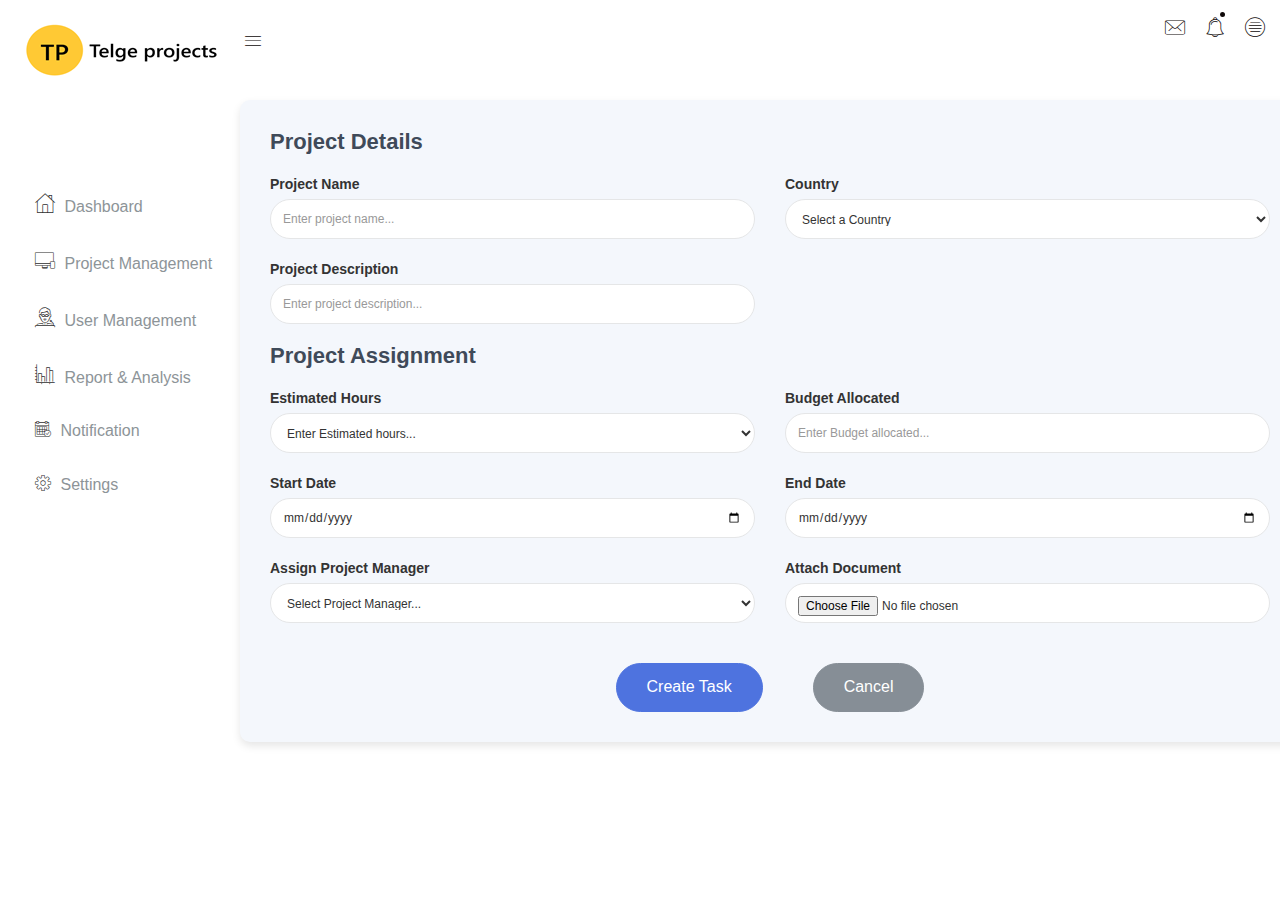
<file: add-project.html>
<!doctype html>
<html class="no-js" lang="en">

<head>
    <meta charset="utf-8">
    <meta http-equiv="x-ua-compatible" content="ie=edge">
    <title>Dashboard | Mitroz Technologies</title>
    <meta name="description" content="">
    <meta name="viewport" content="width=device-width, initial-scale=1">
    <!-- favicon
		============================================ -->
    <link rel="shortcut icon" type="image/x-icon" href="img/favicon.ico">
    <!-- Google Fonts
		============================================ -->
    <link href="https://fonts.googleapis.com/css?family=Roboto:100,300,400,700,900" rel="stylesheet">
    <!-- Bootstrap CSS
		============================================ -->
    <link rel="stylesheet" href="css/bootstrap.min.css">
    <!-- Bootstrap CSS
		============================================ -->
    <link rel="stylesheet" href="css/font-awesome.min.css">
    <!-- owl.carousel CSS
		============================================ -->
    <link rel="stylesheet" href="css/owl.carousel.css">
    <link rel="stylesheet" href="css/owl.theme.css">
    <link rel="stylesheet" href="css/owl.transitions.css">
    <!-- animate CSS
		============================================ -->
    <link rel="stylesheet" href="css/animate.css">
    <!-- normalize CSS
		============================================ -->
    <link rel="stylesheet" href="css/normalize.css">
    <!-- meanmenu icon CSS
		============================================ -->
    <link rel="stylesheet" href="css/meanmenu.min.css">
    <!-- main CSS
		============================================ -->
    <link rel="stylesheet" href="css/main.css">
    <!-- educate icon CSS
		============================================ -->
    <link rel="stylesheet" href="css/educate-custon-icon.css">
    <!-- morrisjs CSS
		============================================ -->
    <link rel="stylesheet" href="css/morrisjs/morris.css">
    <!-- mCustomScrollbar CSS
		============================================ -->
    <link rel="stylesheet" href="css/scrollbar/jquery.mCustomScrollbar.min.css">
    <!-- metisMenu CSS
		============================================ -->
    <link rel="stylesheet" href="css/metisMenu/metisMenu.min.css">
    <link rel="stylesheet" href="css/metisMenu/metisMenu-vertical.css">
    <!-- calendar CSS
		============================================ -->
    <link rel="stylesheet" href="css/calendar/fullcalendar.min.css">
    <link rel="stylesheet" href="css/calendar/fullcalendar.print.min.css">
    <!-- style CSS
		============================================ -->
    <link rel="stylesheet" href="style.css">
    <!-- responsive CSS
		============================================ -->
    <link rel="stylesheet" href="css/responsive.css">
    <!-- modernizr JS
		============================================ -->
    <script src="js/vendor/modernizr-2.8.3.min.js"></script>
</head>

<body>
    <!--[if lt IE 8]>
		<p class="browserupgrade">You are using an <strong>outdated</strong> browser. Please <a href="http://browsehappy.com/">upgrade your browser</a> to improve your experience.</p>
	<![endif]-->
    <!-- Start Left menu area -->
    <div class="left-sidebar-pro">
        <nav id="sidebar" class="">
            <div class="sidebar-header">
                <a href="index.html"><img class="main-logo" src="img/New/logo.png" alt="" /></a>
                <strong><a href="index.html"><img src="img/logo/logosn.png" alt="" /></a></strong>
            </div>
            <div class="left-custom-menu-adp-wrap comment-scrollbar">
                <nav class="sidebar-nav left-sidebar-menu-pro">
                    <ul class="metismenu" id="menu1">
                        <!-- <li class="active">
                            <a class="has-arrow" href="index.html">
								   <span class="educate-icon educate-home icon-wrap"></span>
								   <span class="mini-click-non">Dashboard</span>
								</a>
                            <ul class="submenu-angle" aria-expanded="true">
                                <li><a title="Dashboard v.1" href="index.html"><span class="mini-sub-pro">Dashboard v.1</span></a></li>
                                <li><a title="Dashboard v.2" href="index-1.html"><span class="mini-sub-pro">Dashboard v.2</span></a></li>
                                <li><a title="Dashboard v.3" href="index-2.html"><span class="mini-sub-pro">Dashboard v.3</span></a></li>
                                <li><a title="Analytics" href="analytics.html"><span class="mini-sub-pro">Analytics</span></a></li>
                                <li><a title="Widgets" href="widgets.html"><span class="mini-sub-pro">Widgets</span></a></li>
                            </ul>
                        </li> -->

                        <li class="active">
                            <a style="margin-top: 100px;" href="index.html"><span
                                    class="educate-icon educate-home icon-wrap"></span> <span
                                    class="mini-click-non">Dashboard</span></a>
                        </li>

                        <li>
                            <a title="Landing Page" href="Project-Management.html" aria-expanded="false"><span
                                    class="educate-icon educate-apps icon-wrap" aria-hidden="true"></span> <span
                                    class="mini-click-non">Project Management</span></a>
                        </li>

                        <li>
                            <a title="Landing Page" href="index.html" aria-expanded="false"><span
                                    class="educate-icon educate-professor icon-wrap" aria-hidden="true"></span> <span
                                    class="mini-click-non">User Management</span></a>
                        </li>

                        <li>
                            <a title="Landing Page" href="index.html" aria-expanded="false"><span
                                    class="educate-icon educate-charts icon-wrap" aria-hidden="true"></span> <span
                                    class="mini-click-non">Report & Analysis</span></a>
                        </li>

                        <li>
                            <a title="Landing Page" href="index.html" aria-expanded="false"><span
                                    class="educate-icon educate-event icon-wrap sub-icon-mg" aria-hidden="true"></span>
                                <span class="mini-click-non">Notification</span></a>
                        </li>

                        <li>
                            <a title="Landing Page" href="index.html" aria-expanded="false"><span
                                    class="educate-icon educate-settings icon-wrap sub-icon-mg"
                                    aria-hidden="true"></span> <span class="mini-click-non">Settings</span></a>
                        </li>

                    </ul>
                </nav>
            </div>
        </nav>
    </div>
    <!-- End Left menu area -->
    <!-- Start Welcome area -->
    <div class="all-content-wrapper">
        <div class="container-fluid">
            <div class="row">
                <div class="col-lg-12 col-md-12 col-sm-12 col-xs-12">
                    <div class="logo-pro">
                        <a href="index.html"><img class="main-logo" src="img/logo/logo.png" alt="" /></a>
                    </div>
                </div>
            </div>
        </div>
        <div class="header-advance-area">
            <div class="header-top-area">
                <div class="container-fluid">
                    <div class="row">
                        <div class="col-lg-12 col-md-12 col-sm-12 col-xs-12">
                            <div class="header-top-wraper">
                                <div class="row">
                                    <div class="col-lg-1 col-md-0 col-sm-1 col-xs-12">
                                        <div class="menu-switcher-pro">
                                            <button type="button" id="sidebarCollapse"
                                                class="btn bar-button-pro header-drl-controller-btn btn-info navbar-btn">
                                                <i class="educate-icon educate-nav"></i>
                                            </button>
                                        </div>
                                    </div>
                                    <div class="col-lg-6 col-md-7 col-sm-6 col-xs-12">
                                        <div class="header-top-menu tabl-d-n">

                                        </div>
                                    </div>
                                    <div class="col-lg-5 col-md-5 col-sm-12 col-xs-12">
                                        <div class="header-right-info">
                                            <ul class="nav navbar-nav mai-top-nav header-right-menu">
                                                <li class="nav-item dropdown">
                                                    <a href="#" data-toggle="dropdown" role="button"
                                                        aria-expanded="false" class="nav-link dropdown-toggle"><i
                                                            class="educate-icon educate-message edu-chat-pro"
                                                            aria-hidden="true"></i><span
                                                            class="indicator-ms"></span></a>
                                                    <div role="menu"
                                                        class="author-message-top dropdown-menu animated zoomIn">
                                                        <div class="message-single-top">
                                                            <h1>Message</h1>
                                                        </div>
                                                        <ul class="message-menu">
                                                            <li>
                                                                <a href="#">
                                                                    <div class="message-img">
                                                                        <img src="img/contact/1.jpg" alt="">
                                                                    </div>
                                                                    <div class="message-content">
                                                                        <span class="message-date">16 Sept</span>
                                                                        <h2>Advanda Cro</h2>
                                                                        <p>Please done this project as soon possible.
                                                                        </p>
                                                                    </div>
                                                                </a>
                                                            </li>
                                                            <li>
                                                                <a href="#">
                                                                    <div class="message-img">
                                                                        <img src="img/contact/4.jpg" alt="">
                                                                    </div>
                                                                    <div class="message-content">
                                                                        <span class="message-date">16 Sept</span>
                                                                        <h2>Sulaiman din</h2>
                                                                        <p>Please done this project as soon possible.
                                                                        </p>
                                                                    </div>
                                                                </a>
                                                            </li>
                                                            <li>
                                                                <a href="#">
                                                                    <div class="message-img">
                                                                        <img src="img/contact/3.jpg" alt="">
                                                                    </div>
                                                                    <div class="message-content">
                                                                        <span class="message-date">16 Sept</span>
                                                                        <h2>Victor Jara</h2>
                                                                        <p>Please done this project as soon possible.
                                                                        </p>
                                                                    </div>
                                                                </a>
                                                            </li>
                                                            <li>
                                                                <a href="#">
                                                                    <div class="message-img">
                                                                        <img src="img/contact/2.jpg" alt="">
                                                                    </div>
                                                                    <div class="message-content">
                                                                        <span class="message-date">16 Sept</span>
                                                                        <h2>Victor Jara</h2>
                                                                        <p>Please done this project as soon possible.
                                                                        </p>
                                                                    </div>
                                                                </a>
                                                            </li>
                                                        </ul>
                                                        <div class="message-view">
                                                            <a href="#">View All Messages</a>
                                                        </div>
                                                    </div>
                                                </li>
                                                <li class="nav-item"><a href="#" data-toggle="dropdown" role="button"
                                                        aria-expanded="false" class="nav-link dropdown-toggle"><i
                                                            class="educate-icon educate-bell"
                                                            aria-hidden="true"></i><span
                                                            class="indicator-nt"></span></a>
                                                    <div role="menu"
                                                        class="notification-author dropdown-menu animated zoomIn">
                                                        <div class="notification-single-top">
                                                            <h1>Notifications</h1>
                                                        </div>
                                                        <ul class="notification-menu">
                                                            <li>
                                                                <a href="#">
                                                                    <div class="notification-icon">
                                                                        <i class="educate-icon educate-checked edu-checked-pro admin-check-pro"
                                                                            aria-hidden="true"></i>
                                                                    </div>
                                                                    <div class="notification-content">
                                                                        <span class="notification-date">16 Sept</span>
                                                                        <h2>Advanda Cro</h2>
                                                                        <p>Please done this project as soon possible.
                                                                        </p>
                                                                    </div>
                                                                </a>
                                                            </li>
                                                            <li>
                                                                <a href="#">
                                                                    <div class="notification-icon">
                                                                        <i class="fa fa-cloud edu-cloud-computing-down"
                                                                            aria-hidden="true"></i>
                                                                    </div>
                                                                    <div class="notification-content">
                                                                        <span class="notification-date">16 Sept</span>
                                                                        <h2>Sulaiman din</h2>
                                                                        <p>Please done this project as soon possible.
                                                                        </p>
                                                                    </div>
                                                                </a>
                                                            </li>
                                                            <li>
                                                                <a href="#">
                                                                    <div class="notification-icon">
                                                                        <i class="fa fa-eraser edu-shield"
                                                                            aria-hidden="true"></i>
                                                                    </div>
                                                                    <div class="notification-content">
                                                                        <span class="notification-date">16 Sept</span>
                                                                        <h2>Victor Jara</h2>
                                                                        <p>Please done this project as soon possible.
                                                                        </p>
                                                                    </div>
                                                                </a>
                                                            </li>
                                                            <li>
                                                                <a href="#">
                                                                    <div class="notification-icon">
                                                                        <i class="fa fa-line-chart edu-analytics-arrow"
                                                                            aria-hidden="true"></i>
                                                                    </div>
                                                                    <div class="notification-content">
                                                                        <span class="notification-date">16 Sept</span>
                                                                        <h2>Victor Jara</h2>
                                                                        <p>Please done this project as soon possible.
                                                                        </p>
                                                                    </div>
                                                                </a>
                                                            </li>
                                                        </ul>
                                                        <div class="notification-view">
                                                            <a href="#">View All Notification</a>
                                                        </div>
                                                    </div>
                                                </li>
                                                <!-- <li class="nav-item">
                                                    <a href="#" data-toggle="dropdown" role="button" aria-expanded="false" class="nav-link dropdown-toggle">
															<img src="img/product/pro4.jpg" alt="" />
															<span class="admin-name">Prof.Anderson</span>
															<i class="fa fa-angle-down edu-icon edu-down-arrow"></i>
														</a>
                                                    <ul role="menu" class="dropdown-header-top author-log dropdown-menu animated zoomIn">
                                                        <li><a href="#"><span class="edu-icon edu-home-admin author-log-ic"></span>My Account</a>
                                                        </li>
                                                        <li><a href="#"><span class="edu-icon edu-user-rounded author-log-ic"></span>My Profile</a>
                                                        </li>
                                                        <li><a href="#"><span class="edu-icon edu-money author-log-ic"></span>User Billing</a>
                                                        </li>
                                                        <li><a href="#"><span class="edu-icon edu-settings author-log-ic"></span>Settings</a>
                                                        </li>
                                                        <li><a href="#"><span class="edu-icon edu-locked author-log-ic"></span>Log Out</a>
                                                        </li>
                                                    </ul>
                                                </li> -->
                                                <li class="nav-item nav-setting-open"><a href="#" data-toggle="dropdown"
                                                        role="button" aria-expanded="false"
                                                        class="nav-link dropdown-toggle"><i
                                                            class="educate-icon educate-menu"></i></a>

                                                    <div role="menu"
                                                        class="admintab-wrap menu-setting-wrap menu-setting-wrap-bg dropdown-menu animated zoomIn">
                                                        <ul class="nav nav-tabs custon-set-tab">
                                                            <li class="active"><a data-toggle="tab"
                                                                    href="#Notes">Notes</a>
                                                            </li>
                                                            <li><a data-toggle="tab" href="#Projects">Projects</a>
                                                            </li>
                                                            <li><a data-toggle="tab" href="#Settings">Settings</a>
                                                            </li>
                                                        </ul>

                                                        <div class="tab-content custom-bdr-nt">
                                                            <div id="Notes" class="tab-pane fade in active">
                                                                <div class="notes-area-wrap">
                                                                    <div class="note-heading-indicate">
                                                                        <h2><i class="fa fa-comments-o"></i> Latest
                                                                            Notes</h2>
                                                                        <p>You have 10 new message.</p>
                                                                    </div>
                                                                    <div class="notes-list-area notes-menu-scrollbar">
                                                                        <ul class="notes-menu-list">
                                                                            <li>
                                                                                <a href="#">
                                                                                    <div class="notes-list-flow">
                                                                                        <div class="notes-img">
                                                                                            <img src="img/contact/4.jpg"
                                                                                                alt="" />
                                                                                        </div>
                                                                                        <div class="notes-content">
                                                                                            <p> The point of using Lorem
                                                                                                Ipsum is that it has a
                                                                                                more-or-less normal.</p>
                                                                                            <span>Yesterday 2:45
                                                                                                pm</span>
                                                                                        </div>
                                                                                    </div>
                                                                                </a>
                                                                            </li>
                                                                            <li>
                                                                                <a href="#">
                                                                                    <div class="notes-list-flow">
                                                                                        <div class="notes-img">
                                                                                            <img src="img/contact/1.jpg"
                                                                                                alt="" />
                                                                                        </div>
                                                                                        <div class="notes-content">
                                                                                            <p> The point of using Lorem
                                                                                                Ipsum is that it has a
                                                                                                more-or-less normal.</p>
                                                                                            <span>Yesterday 2:45
                                                                                                pm</span>
                                                                                        </div>
                                                                                    </div>
                                                                                </a>
                                                                            </li>
                                                                            <li>
                                                                                <a href="#">
                                                                                    <div class="notes-list-flow">
                                                                                        <div class="notes-img">
                                                                                            <img src="img/contact/2.jpg"
                                                                                                alt="" />
                                                                                        </div>
                                                                                        <div class="notes-content">
                                                                                            <p> The point of using Lorem
                                                                                                Ipsum is that it has a
                                                                                                more-or-less normal.</p>
                                                                                            <span>Yesterday 2:45
                                                                                                pm</span>
                                                                                        </div>
                                                                                    </div>
                                                                                </a>
                                                                            </li>
                                                                            <li>
                                                                                <a href="#">
                                                                                    <div class="notes-list-flow">
                                                                                        <div class="notes-img">
                                                                                            <img src="img/contact/3.jpg"
                                                                                                alt="" />
                                                                                        </div>
                                                                                        <div class="notes-content">
                                                                                            <p> The point of using Lorem
                                                                                                Ipsum is that it has a
                                                                                                more-or-less normal.</p>
                                                                                            <span>Yesterday 2:45
                                                                                                pm</span>
                                                                                        </div>
                                                                                    </div>
                                                                                </a>
                                                                            </li>
                                                                            <li>
                                                                                <a href="#">
                                                                                    <div class="notes-list-flow">
                                                                                        <div class="notes-img">
                                                                                            <img src="img/contact/4.jpg"
                                                                                                alt="" />
                                                                                        </div>
                                                                                        <div class="notes-content">
                                                                                            <p> The point of using Lorem
                                                                                                Ipsum is that it has a
                                                                                                more-or-less normal.</p>
                                                                                            <span>Yesterday 2:45
                                                                                                pm</span>
                                                                                        </div>
                                                                                    </div>
                                                                                </a>
                                                                            </li>
                                                                            <li>
                                                                                <a href="#">
                                                                                    <div class="notes-list-flow">
                                                                                        <div class="notes-img">
                                                                                            <img src="img/contact/1.jpg"
                                                                                                alt="" />
                                                                                        </div>
                                                                                        <div class="notes-content">
                                                                                            <p> The point of using Lorem
                                                                                                Ipsum is that it has a
                                                                                                more-or-less normal.</p>
                                                                                            <span>Yesterday 2:45
                                                                                                pm</span>
                                                                                        </div>
                                                                                    </div>
                                                                                </a>
                                                                            </li>
                                                                            <li>
                                                                                <a href="#">
                                                                                    <div class="notes-list-flow">
                                                                                        <div class="notes-img">
                                                                                            <img src="img/contact/2.jpg"
                                                                                                alt="" />
                                                                                        </div>
                                                                                        <div class="notes-content">
                                                                                            <p> The point of using Lorem
                                                                                                Ipsum is that it has a
                                                                                                more-or-less normal.</p>
                                                                                            <span>Yesterday 2:45
                                                                                                pm</span>
                                                                                        </div>
                                                                                    </div>
                                                                                </a>
                                                                            </li>
                                                                            <li>
                                                                                <a href="#">
                                                                                    <div class="notes-list-flow">
                                                                                        <div class="notes-img">
                                                                                            <img src="img/contact/1.jpg"
                                                                                                alt="" />
                                                                                        </div>
                                                                                        <div class="notes-content">
                                                                                            <p> The point of using Lorem
                                                                                                Ipsum is that it has a
                                                                                                more-or-less normal.</p>
                                                                                            <span>Yesterday 2:45
                                                                                                pm</span>
                                                                                        </div>
                                                                                    </div>
                                                                                </a>
                                                                            </li>
                                                                            <li>
                                                                                <a href="#">
                                                                                    <div class="notes-list-flow">
                                                                                        <div class="notes-img">
                                                                                            <img src="img/contact/2.jpg"
                                                                                                alt="" />
                                                                                        </div>
                                                                                        <div class="notes-content">
                                                                                            <p> The point of using Lorem
                                                                                                Ipsum is that it has a
                                                                                                more-or-less normal.</p>
                                                                                            <span>Yesterday 2:45
                                                                                                pm</span>
                                                                                        </div>
                                                                                    </div>
                                                                                </a>
                                                                            </li>
                                                                            <li>
                                                                                <a href="#">
                                                                                    <div class="notes-list-flow">
                                                                                        <div class="notes-img">
                                                                                            <img src="img/contact/3.jpg"
                                                                                                alt="" />
                                                                                        </div>
                                                                                        <div class="notes-content">
                                                                                            <p> The point of using Lorem
                                                                                                Ipsum is that it has a
                                                                                                more-or-less normal.</p>
                                                                                            <span>Yesterday 2:45
                                                                                                pm</span>
                                                                                        </div>
                                                                                    </div>
                                                                                </a>
                                                                            </li>
                                                                        </ul>
                                                                    </div>
                                                                </div>
                                                            </div>
                                                            <div id="Projects" class="tab-pane fade">
                                                                <div class="projects-settings-wrap">
                                                                    <div class="note-heading-indicate">
                                                                        <h2><i class="fa fa-cube"></i> Latest projects
                                                                        </h2>
                                                                        <p> You have 20 projects. 5 not completed.</p>
                                                                    </div>
                                                                    <div
                                                                        class="project-st-list-area project-st-menu-scrollbar">
                                                                        <ul class="projects-st-menu-list">
                                                                            <li>
                                                                                <a href="#">
                                                                                    <div class="project-list-flow">
                                                                                        <div
                                                                                            class="projects-st-heading">
                                                                                            <h2>Web Development</h2>
                                                                                            <p> The point of using Lorem
                                                                                                Ipsum is that it has a
                                                                                                more or less normal.</p>
                                                                                            <span
                                                                                                class="project-st-time">1
                                                                                                hours ago</span>
                                                                                        </div>
                                                                                        <div
                                                                                            class="projects-st-content">
                                                                                            <p>Completion with: 28%</p>
                                                                                            <div
                                                                                                class="progress progress-mini">
                                                                                                <div style="width: 28%;"
                                                                                                    class="progress-bar progress-bar-danger hd-tp-1">
                                                                                                </div>
                                                                                            </div>
                                                                                            <p>Project end: 4:00 pm -
                                                                                                12.06.2014</p>
                                                                                        </div>
                                                                                    </div>
                                                                                </a>
                                                                            </li>
                                                                            <li>
                                                                                <a href="#">
                                                                                    <div class="project-list-flow">
                                                                                        <div
                                                                                            class="projects-st-heading">
                                                                                            <h2>Software Development
                                                                                            </h2>
                                                                                            <p> The point of using Lorem
                                                                                                Ipsum is that it has a
                                                                                                more or less normal.</p>
                                                                                            <span
                                                                                                class="project-st-time">2
                                                                                                hours ago</span>
                                                                                        </div>
                                                                                        <div
                                                                                            class="projects-st-content project-rating-cl">
                                                                                            <p>Completion with: 68%</p>
                                                                                            <div
                                                                                                class="progress progress-mini">
                                                                                                <div style="width: 68%;"
                                                                                                    class="progress-bar hd-tp-2">
                                                                                                </div>
                                                                                            </div>
                                                                                            <p>Project end: 4:00 pm -
                                                                                                12.06.2014</p>
                                                                                        </div>
                                                                                    </div>
                                                                                </a>
                                                                            </li>
                                                                            <li>
                                                                                <a href="#">
                                                                                    <div class="project-list-flow">
                                                                                        <div
                                                                                            class="projects-st-heading">
                                                                                            <h2>Graphic Design</h2>
                                                                                            <p> The point of using Lorem
                                                                                                Ipsum is that it has a
                                                                                                more or less normal.</p>
                                                                                            <span
                                                                                                class="project-st-time">3
                                                                                                hours ago</span>
                                                                                        </div>
                                                                                        <div
                                                                                            class="projects-st-content">
                                                                                            <p>Completion with: 78%</p>
                                                                                            <div
                                                                                                class="progress progress-mini">
                                                                                                <div style="width: 78%;"
                                                                                                    class="progress-bar hd-tp-3">
                                                                                                </div>
                                                                                            </div>
                                                                                            <p>Project end: 4:00 pm -
                                                                                                12.06.2014</p>
                                                                                        </div>
                                                                                    </div>
                                                                                </a>
                                                                            </li>
                                                                            <li>
                                                                                <a href="#">
                                                                                    <div class="project-list-flow">
                                                                                        <div
                                                                                            class="projects-st-heading">
                                                                                            <h2>Web Design</h2>
                                                                                            <p> The point of using Lorem
                                                                                                Ipsum is that it has a
                                                                                                more or less normal.</p>
                                                                                            <span
                                                                                                class="project-st-time">4
                                                                                                hours ago</span>
                                                                                        </div>
                                                                                        <div
                                                                                            class="projects-st-content project-rating-cl2">
                                                                                            <p>Completion with: 38%</p>
                                                                                            <div
                                                                                                class="progress progress-mini">
                                                                                                <div style="width: 38%;"
                                                                                                    class="progress-bar progress-bar-danger hd-tp-4">
                                                                                                </div>
                                                                                            </div>
                                                                                            <p>Project end: 4:00 pm -
                                                                                                12.06.2014</p>
                                                                                        </div>
                                                                                    </div>
                                                                                </a>
                                                                            </li>
                                                                            <li>
                                                                                <a href="#">
                                                                                    <div class="project-list-flow">
                                                                                        <div
                                                                                            class="projects-st-heading">
                                                                                            <h2>Business Card</h2>
                                                                                            <p> The point of using Lorem
                                                                                                Ipsum is that it has a
                                                                                                more or less normal.</p>
                                                                                            <span
                                                                                                class="project-st-time">5
                                                                                                hours ago</span>
                                                                                        </div>
                                                                                        <div
                                                                                            class="projects-st-content">
                                                                                            <p>Completion with: 28%</p>
                                                                                            <div
                                                                                                class="progress progress-mini">
                                                                                                <div style="width: 28%;"
                                                                                                    class="progress-bar progress-bar-danger hd-tp-5">
                                                                                                </div>
                                                                                            </div>
                                                                                            <p>Project end: 4:00 pm -
                                                                                                12.06.2014</p>
                                                                                        </div>
                                                                                    </div>
                                                                                </a>
                                                                            </li>
                                                                            <li>
                                                                                <a href="#">
                                                                                    <div class="project-list-flow">
                                                                                        <div
                                                                                            class="projects-st-heading">
                                                                                            <h2>Ecommerce Business</h2>
                                                                                            <p> The point of using Lorem
                                                                                                Ipsum is that it has a
                                                                                                more or less normal.</p>
                                                                                            <span
                                                                                                class="project-st-time">6
                                                                                                hours ago</span>
                                                                                        </div>
                                                                                        <div
                                                                                            class="projects-st-content project-rating-cl">
                                                                                            <p>Completion with: 68%</p>
                                                                                            <div
                                                                                                class="progress progress-mini">
                                                                                                <div style="width: 68%;"
                                                                                                    class="progress-bar hd-tp-6">
                                                                                                </div>
                                                                                            </div>
                                                                                            <p>Project end: 4:00 pm -
                                                                                                12.06.2014</p>
                                                                                        </div>
                                                                                    </div>
                                                                                </a>
                                                                            </li>
                                                                            <li>
                                                                                <a href="#">
                                                                                    <div class="project-list-flow">
                                                                                        <div
                                                                                            class="projects-st-heading">
                                                                                            <h2>Woocommerce Plugin</h2>
                                                                                            <p> The point of using Lorem
                                                                                                Ipsum is that it has a
                                                                                                more or less normal.</p>
                                                                                            <span
                                                                                                class="project-st-time">7
                                                                                                hours ago</span>
                                                                                        </div>
                                                                                        <div
                                                                                            class="projects-st-content">
                                                                                            <p>Completion with: 78%</p>
                                                                                            <div
                                                                                                class="progress progress-mini">
                                                                                                <div style="width: 78%;"
                                                                                                    class="progress-bar">
                                                                                                </div>
                                                                                            </div>
                                                                                            <p>Project end: 4:00 pm -
                                                                                                12.06.2014</p>
                                                                                        </div>
                                                                                    </div>
                                                                                </a>
                                                                            </li>
                                                                            <li>
                                                                                <a href="#">
                                                                                    <div class="project-list-flow">
                                                                                        <div
                                                                                            class="projects-st-heading">
                                                                                            <h2>Wordpress Theme</h2>
                                                                                            <p> The point of using Lorem
                                                                                                Ipsum is that it has a
                                                                                                more or less normal.</p>
                                                                                            <span
                                                                                                class="project-st-time">9
                                                                                                hours ago</span>
                                                                                        </div>
                                                                                        <div
                                                                                            class="projects-st-content project-rating-cl2">
                                                                                            <p>Completion with: 38%</p>
                                                                                            <div
                                                                                                class="progress progress-mini">
                                                                                                <div style="width: 38%;"
                                                                                                    class="progress-bar progress-bar-danger">
                                                                                                </div>
                                                                                            </div>
                                                                                            <p>Project end: 4:00 pm -
                                                                                                12.06.2014</p>
                                                                                        </div>
                                                                                    </div>
                                                                                </a>
                                                                            </li>
                                                                        </ul>
                                                                    </div>
                                                                </div>
                                                            </div>
                                                            <div id="Settings" class="tab-pane fade">
                                                                <div class="setting-panel-area">
                                                                    <div class="note-heading-indicate">
                                                                        <h2><i class="fa fa-gears"></i> Settings Panel
                                                                        </h2>
                                                                        <p> You have 20 Settings. 5 not completed.</p>
                                                                    </div>
                                                                    <ul class="setting-panel-list">
                                                                        <li>
                                                                            <div class="checkbox-setting-pro">
                                                                                <div class="checkbox-title-pro">
                                                                                    <h2>Show notifications</h2>
                                                                                    <div class="ts-custom-check">
                                                                                        <div class="onoffswitch">
                                                                                            <input type="checkbox"
                                                                                                name="collapsemenu"
                                                                                                class="onoffswitch-checkbox"
                                                                                                id="example">
                                                                                            <label
                                                                                                class="onoffswitch-label"
                                                                                                for="example">
                                                                                                <span
                                                                                                    class="onoffswitch-inner"></span>
                                                                                                <span
                                                                                                    class="onoffswitch-switch"></span>
                                                                                            </label>
                                                                                        </div>
                                                                                    </div>
                                                                                </div>
                                                                            </div>
                                                                        </li>
                                                                        <li>
                                                                            <div class="checkbox-setting-pro">
                                                                                <div class="checkbox-title-pro">
                                                                                    <h2>Disable Chat</h2>
                                                                                    <div class="ts-custom-check">
                                                                                        <div class="onoffswitch">
                                                                                            <input type="checkbox"
                                                                                                name="collapsemenu"
                                                                                                class="onoffswitch-checkbox"
                                                                                                id="example3">
                                                                                            <label
                                                                                                class="onoffswitch-label"
                                                                                                for="example3">
                                                                                                <span
                                                                                                    class="onoffswitch-inner"></span>
                                                                                                <span
                                                                                                    class="onoffswitch-switch"></span>
                                                                                            </label>
                                                                                        </div>
                                                                                    </div>
                                                                                </div>
                                                                            </div>
                                                                        </li>
                                                                        <li>
                                                                            <div class="checkbox-setting-pro">
                                                                                <div class="checkbox-title-pro">
                                                                                    <h2>Enable history</h2>
                                                                                    <div class="ts-custom-check">
                                                                                        <div class="onoffswitch">
                                                                                            <input type="checkbox"
                                                                                                name="collapsemenu"
                                                                                                class="onoffswitch-checkbox"
                                                                                                id="example4">
                                                                                            <label
                                                                                                class="onoffswitch-label"
                                                                                                for="example4">
                                                                                                <span
                                                                                                    class="onoffswitch-inner"></span>
                                                                                                <span
                                                                                                    class="onoffswitch-switch"></span>
                                                                                            </label>
                                                                                        </div>
                                                                                    </div>
                                                                                </div>
                                                                            </div>
                                                                        </li>
                                                                        <li>
                                                                            <div class="checkbox-setting-pro">
                                                                                <div class="checkbox-title-pro">
                                                                                    <h2>Show charts</h2>
                                                                                    <div class="ts-custom-check">
                                                                                        <div class="onoffswitch">
                                                                                            <input type="checkbox"
                                                                                                name="collapsemenu"
                                                                                                class="onoffswitch-checkbox"
                                                                                                id="example7">
                                                                                            <label
                                                                                                class="onoffswitch-label"
                                                                                                for="example7">
                                                                                                <span
                                                                                                    class="onoffswitch-inner"></span>
                                                                                                <span
                                                                                                    class="onoffswitch-switch"></span>
                                                                                            </label>
                                                                                        </div>
                                                                                    </div>
                                                                                </div>
                                                                            </div>
                                                                        </li>
                                                                        <li>
                                                                            <div class="checkbox-setting-pro">
                                                                                <div class="checkbox-title-pro">
                                                                                    <h2>Update everyday</h2>
                                                                                    <div class="ts-custom-check">
                                                                                        <div class="onoffswitch">
                                                                                            <input type="checkbox"
                                                                                                name="collapsemenu"
                                                                                                checked=""
                                                                                                class="onoffswitch-checkbox"
                                                                                                id="example2">
                                                                                            <label
                                                                                                class="onoffswitch-label"
                                                                                                for="example2">
                                                                                                <span
                                                                                                    class="onoffswitch-inner"></span>
                                                                                                <span
                                                                                                    class="onoffswitch-switch"></span>
                                                                                            </label>
                                                                                        </div>
                                                                                    </div>
                                                                                </div>
                                                                            </div>
                                                                        </li>
                                                                        <li>
                                                                            <div class="checkbox-setting-pro">
                                                                                <div class="checkbox-title-pro">
                                                                                    <h2>Global search</h2>
                                                                                    <div class="ts-custom-check">
                                                                                        <div class="onoffswitch">
                                                                                            <input type="checkbox"
                                                                                                name="collapsemenu"
                                                                                                checked=""
                                                                                                class="onoffswitch-checkbox"
                                                                                                id="example6">
                                                                                            <label
                                                                                                class="onoffswitch-label"
                                                                                                for="example6">
                                                                                                <span
                                                                                                    class="onoffswitch-inner"></span>
                                                                                                <span
                                                                                                    class="onoffswitch-switch"></span>
                                                                                            </label>
                                                                                        </div>
                                                                                    </div>
                                                                                </div>
                                                                            </div>
                                                                        </li>
                                                                        <li>
                                                                            <div class="checkbox-setting-pro">
                                                                                <div class="checkbox-title-pro">
                                                                                    <h2>Offline users</h2>
                                                                                    <div class="ts-custom-check">
                                                                                        <div class="onoffswitch">
                                                                                            <input type="checkbox"
                                                                                                name="collapsemenu"
                                                                                                checked=""
                                                                                                class="onoffswitch-checkbox"
                                                                                                id="example5">
                                                                                            <label
                                                                                                class="onoffswitch-label"
                                                                                                for="example5">
                                                                                                <span
                                                                                                    class="onoffswitch-inner"></span>
                                                                                                <span
                                                                                                    class="onoffswitch-switch"></span>
                                                                                            </label>
                                                                                        </div>
                                                                                    </div>
                                                                                </div>
                                                                            </div>
                                                                        </li>
                                                                    </ul>

                                                                </div>
                                                            </div>
                                                        </div>
                                                    </div>
                                                </li>
                                            </ul>
                                        </div>
                                    </div>
                                </div>
                            </div>
                        </div>
                    </div>
                </div>
            </div>
            <!-- Mobile Menu start -->
            <div class="mobile-menu-area">
                <div class="container">
                    <div class="row">
                        <div class="col-lg-12 col-md-12 col-sm-12 col-xs-12">
                            <div class="mobile-menu">
                                <nav id="dropdown">
                                    <ul class="mobile-menu-nav">
                                        <li><a data-toggle="collapse" data-target="#Charts" href="#">Home <span
                                                    class="admin-project-icon edu-icon edu-down-arrow"></span></a>
                                            <ul class="collapse dropdown-header-top">
                                                <li><a href="index.html">Dashboard v.1</a></li>
                                                <li><a href="index-1.html">Dashboard v.2</a></li>
                                                <li><a href="index-3.html">Dashboard v.3</a></li>
                                                <li><a href="analytics.html">Analytics</a></li>
                                                <li><a href="widgets.html">Widgets</a></li>
                                            </ul>
                                        </li>
                                        <li><a href="events.html">Event</a></li>
                                        <li><a data-toggle="collapse" data-target="#demoevent" href="#">Professors <span
                                                    class="admin-project-icon edu-icon edu-down-arrow"></span></a>
                                            <ul id="demoevent" class="collapse dropdown-header-top">
                                                <li><a href="all-professors.html">All Professors</a>
                                                </li>
                                                <li><a href="add-professor.html">Add Professor</a>
                                                </li>
                                                <li><a href="edit-professor.html">Edit Professor</a>
                                                </li>
                                                <li><a href="professor-profile.html">Professor Profile</a>
                                                </li>
                                            </ul>
                                        </li>
                                        <li><a data-toggle="collapse" data-target="#demopro" href="#">Students <span
                                                    class="admin-project-icon edu-icon edu-down-arrow"></span></a>
                                            <ul id="demopro" class="collapse dropdown-header-top">
                                                <li><a href="all-students.html">All Students</a>
                                                </li>
                                                <li><a href="add-student.html">Add Student</a>
                                                </li>
                                                <li><a href="edit-student.html">Edit Student</a>
                                                </li>
                                                <li><a href="student-profile.html">Student Profile</a>
                                                </li>
                                            </ul>
                                        </li>
                                        <li><a data-toggle="collapse" data-target="#democrou" href="#">Courses <span
                                                    class="admin-project-icon edu-icon edu-down-arrow"></span></a>
                                            <ul id="democrou" class="collapse dropdown-header-top">
                                                <li><a href="all-courses.html">All Courses</a>
                                                </li>
                                                <li><a href="add-course.html">Add Course</a>
                                                </li>
                                                <li><a href="edit-course.html">Edit Course</a>
                                                </li>
                                                <li><a href="course-profile.html">Courses Info</a>
                                                </li>
                                                <li><a href="course-payment.html">Courses Payment</a>
                                                </li>
                                            </ul>
                                        </li>
                                        <li><a data-toggle="collapse" data-target="#demolibra" href="#">Library <span
                                                    class="admin-project-icon edu-icon edu-down-arrow"></span></a>
                                            <ul id="demolibra" class="collapse dropdown-header-top">
                                                <li><a href="library-assets.html">Library Assets</a>
                                                </li>
                                                <li><a href="add-library-assets.html">Add Library Asset</a>
                                                </li>
                                                <li><a href="edit-library-assets.html">Edit Library Asset</a>
                                                </li>
                                            </ul>
                                        </li>
                                        <li><a data-toggle="collapse" data-target="#demodepart" href="#">Departments
                                                <span class="admin-project-icon edu-icon edu-down-arrow"></span></a>
                                            <ul id="demodepart" class="collapse dropdown-header-top">
                                                <li><a href="departments.html">Departments List</a>
                                                </li>
                                                <li><a href="add-department.html">Add Departments</a>
                                                </li>
                                                <li><a href="edit-department.html">Edit Departments</a>
                                                </li>
                                            </ul>
                                        </li>
                                        <li><a data-toggle="collapse" data-target="#demo" href="#">Mailbox <span
                                                    class="admin-project-icon edu-icon edu-down-arrow"></span></a>
                                            <ul id="demo" class="collapse dropdown-header-top">
                                                <li><a href="mailbox.html">Inbox</a>
                                                </li>
                                                <li><a href="mailbox-view.html">View Mail</a>
                                                </li>
                                                <li><a href="mailbox-compose.html">Compose Mail</a>
                                                </li>
                                            </ul>
                                        </li>
                                        <li><a data-toggle="collapse" data-target="#Miscellaneousmob" href="#">Interface
                                                <span class="admin-project-icon edu-icon edu-down-arrow"></span></a>
                                            <ul id="Miscellaneousmob" class="collapse dropdown-header-top">
                                                <li><a href="google-map.html">Google Map</a>
                                                </li>
                                                <li><a href="data-maps.html">Data Maps</a>
                                                </li>
                                                <li><a href="pdf-viewer.html">Pdf Viewer</a>
                                                </li>
                                                <li><a href="x-editable.html">X-Editable</a>
                                                </li>
                                                <li><a href="code-editor.html">Code Editor</a>
                                                </li>
                                                <li><a href="tree-view.html">Tree View</a>
                                                </li>
                                                <li><a href="preloader.html">Preloader</a>
                                                </li>
                                                <li><a href="images-cropper.html">Images Cropper</a>
                                                </li>
                                            </ul>
                                        </li>
                                        <li><a data-toggle="collapse" data-target="#Chartsmob" href="#">Charts <span
                                                    class="admin-project-icon edu-icon edu-down-arrow"></span></a>
                                            <ul id="Chartsmob" class="collapse dropdown-header-top">
                                                <li><a href="bar-charts.html">Bar Charts</a>
                                                </li>
                                                <li><a href="line-charts.html">Line Charts</a>
                                                </li>
                                                <li><a href="area-charts.html">Area Charts</a>
                                                </li>
                                                <li><a href="rounded-chart.html">Rounded Charts</a>
                                                </li>
                                                <li><a href="c3.html">C3 Charts</a>
                                                </li>
                                                <li><a href="sparkline.html">Sparkline Charts</a>
                                                </li>
                                                <li><a href="peity.html">Peity Charts</a>
                                                </li>
                                            </ul>
                                        </li>
                                        <li><a data-toggle="collapse" data-target="#Tablesmob" href="#">Tables <span
                                                    class="admin-project-icon edu-icon edu-down-arrow"></span></a>
                                            <ul id="Tablesmob" class="collapse dropdown-header-top">
                                                <li><a href="static-table.html">Static Table</a>
                                                </li>
                                                <li><a href="data-table.html">Data Table</a>
                                                </li>
                                            </ul>
                                        </li>
                                        <li><a data-toggle="collapse" data-target="#formsmob" href="#">Forms <span
                                                    class="admin-project-icon edu-icon edu-down-arrow"></span></a>
                                            <ul id="formsmob" class="collapse dropdown-header-top">
                                                <li><a href="basic-form-element.html">Basic Form Elements</a>
                                                </li>
                                                <li><a href="advance-form-element.html">Advanced Form Elements</a>
                                                </li>
                                                <li><a href="password-meter.html">Password Meter</a>
                                                </li>
                                                <li><a href="multi-upload.html">Multi Upload</a>
                                                </li>
                                                <li><a href="tinymc.html">Text Editor</a>
                                                </li>
                                                <li><a href="dual-list-box.html">Dual List Box</a>
                                                </li>
                                            </ul>
                                        </li>
                                        <li><a data-toggle="collapse" data-target="#Appviewsmob" href="#">App views
                                                <span class="admin-project-icon edu-icon edu-down-arrow"></span></a>
                                            <ul id="Appviewsmob" class="collapse dropdown-header-top">
                                                <li><a href="basic-form-element.html">Basic Form Elements</a>
                                                </li>
                                                <li><a href="advance-form-element.html">Advanced Form Elements</a>
                                                </li>
                                                <li><a href="password-meter.html">Password Meter</a>
                                                </li>
                                                <li><a href="multi-upload.html">Multi Upload</a>
                                                </li>
                                                <li><a href="tinymc.html">Text Editor</a>
                                                </li>
                                                <li><a href="dual-list-box.html">Dual List Box</a>
                                                </li>
                                            </ul>
                                        </li>
                                        <li><a data-toggle="collapse" data-target="#Pagemob" href="#">Pages <span
                                                    class="admin-project-icon edu-icon edu-down-arrow"></span></a>
                                            <ul id="Pagemob" class="collapse dropdown-header-top">
                                                <li><a href="login.html">Login</a>
                                                </li>
                                                <li><a href="register.html">Register</a>
                                                </li>
                                                <li><a href="lock.html">Lock</a>
                                                </li>
                                                <li><a href="password-recovery.html">Password Recovery</a>
                                                </li>
                                                <li><a href="404.html">404 Page</a></li>
                                                <li><a href="500.html">500 Page</a></li>
                                            </ul>
                                        </li>
                                    </ul>
                                </nav>
                            </div>
                        </div>
                    </div>
                </div>
            </div>
        </div>



        <div class="containerOne my-5">
            <div class="task-form-container">
                <div class="task-form">
                    <h2 class="form-title">Project Details</h2>
                    <div class="row">
                        <div class="col-12 col-md-6">
                            <div class="form-group">
                                <label for="project-name">Project Name</label>
                                <input type="text" id="project-name" name="project-name" class="form-control"
                                    placeholder="Enter project name...">
                            </div>
                        </div>

                        <div class="col-12 col-md-6">
                            <div class="form-group">
                                <label for="task-name">Country </label>

                                <select id="country" name="country" class="form-control">
                                    <option value="">Select a Country</option>
                                    <option value="Afghanistan">Afghanistan</option>
                                    <option value="Albania">Albania</option>
                                    <option value="Algeria">Algeria</option>
                                    <option value="Andorra">Andorra</option>
                                    <option value="Angola">Angola</option>
                                    <option value="Antigua and Barbuda">Antigua and Barbuda</option>
                                    <option value="Argentina">Argentina</option>
                                    <option value="Armenia">Armenia</option>
                                    <option value="Australia">Australia</option>
                                    <option value="Austria">Austria</option>
                                    <option value="Azerbaijan">Azerbaijan</option>
                                    <option value="Bahamas">Bahamas</option>
                                    <option value="Bahrain">Bahrain</option>
                                    <option value="Bangladesh">Bangladesh</option>
                                    <option value="Barbados">Barbados</option>
                                    <option value="Belarus">Belarus</option>
                                    <option value="Belgium">Belgium</option>
                                    <option value="Belize">Belize</option>
                                    <option value="Benin">Benin</option>
                                    <option value="Bhutan">Bhutan</option>
                                    <option value="Bolivia">Bolivia</option>
                                    <option value="Bosnia and Herzegovina">Bosnia and Herzegovina</option>
                                    <option value="Botswana">Botswana</option>
                                    <option value="Brazil">Brazil</option>
                                    <option value="Brunei">Brunei</option>
                                    <option value="Bulgaria">Bulgaria</option>
                                    <option value="Burkina Faso">Burkina Faso</option>
                                    <option value="Burundi">Burundi</option>
                                    <option value="Cabo Verde">Cabo Verde</option>
                                    <option value="Cambodia">Cambodia</option>
                                    <option value="Cameroon">Cameroon</option>
                                    <option value="Canada">Canada</option>
                                    <option value="Central African Republic">Central African Republic</option>
                                    <option value="Chad">Chad</option>
                                    <option value="Chile">Chile</option>
                                    <option value="China">China</option>
                                    <option value="Colombia">Colombia</option>
                                    <option value="Comoros">Comoros</option>
                                    <option value="Congo (Congo-Brazzaville)">Congo (Congo-Brazzaville)</option>
                                    <option value="Costa Rica">Costa Rica</option>
                                    <option value="Croatia">Croatia</option>
                                    <option value="Cuba">Cuba</option>
                                    <option value="Cyprus">Cyprus</option>
                                    <option value="Czechia (Czech Republic)">Czechia (Czech Republic)</option>
                                    <option value="Denmark">Denmark</option>
                                    <option value="Djibouti">Djibouti</option>
                                    <option value="Dominica">Dominica</option>
                                    <option value="Dominican Republic">Dominican Republic</option>
                                    <option value="Ecuador">Ecuador</option>
                                    <option value="Egypt">Egypt</option>
                                    <option value="El Salvador">El Salvador</option>
                                    <option value="Equatorial Guinea">Equatorial Guinea</option>
                                    <option value="Eritrea">Eritrea</option>
                                    <option value="Estonia">Estonia</option>
                                    <option value="Eswatini (fmr. 'Swaziland')">Eswatini (fmr. 'Swaziland')</option>
                                    <option value="Ethiopia">Ethiopia</option>
                                    <option value="Fiji">Fiji</option>
                                    <option value="Finland">Finland</option>
                                    <option value="France">France</option>
                                    <option value="Gabon">Gabon</option>
                                    <option value="Gambia">Gambia</option>
                                    <option value="Georgia">Georgia</option>
                                    <option value="Germany">Germany</option>
                                    <option value="Ghana">Ghana</option>
                                    <option value="Greece">Greece</option>
                                    <option value="Grenada">Grenada</option>
                                    <option value="Guatemala">Guatemala</option>
                                    <option value="Guinea">Guinea</option>
                                    <option value="Guinea-Bissau">Guinea-Bissau</option>
                                    <option value="Guyana">Guyana</option>
                                    <option value="Haiti">Haiti</option>
                                    <option value="Holy See">Holy See</option>
                                    <option value="Honduras">Honduras</option>
                                    <option value="Hungary">Hungary</option>
                                    <option value="Iceland">Iceland</option>
                                    <option value="India">India</option>
                                    <option value="Indonesia">Indonesia</option>
                                    <option value="Iran">Iran</option>
                                    <option value="Iraq">Iraq</option>
                                    <option value="Ireland">Ireland</option>
                                    <option value="Israel">Israel</option>
                                    <option value="Italy">Italy</option>
                                    <option value="Jamaica">Jamaica</option>
                                    <option value="Japan">Japan</option>
                                    <option value="Jordan">Jordan</option>
                                    <option value="Kazakhstan">Kazakhstan</option>
                                    <option value="Kenya">Kenya</option>
                                    <option value="Kiribati">Kiribati</option>
                                    <option value="Kuwait">Kuwait</option>
                                    <option value="Kyrgyzstan">Kyrgyzstan</option>
                                    <option value="Laos">Laos</option>
                                    <option value="Latvia">Latvia</option>
                                    <option value="Lebanon">Lebanon</option>
                                    <option value="Lesotho">Lesotho</option>
                                    <option value="Liberia">Liberia</option>
                                    <option value="Libya">Libya</option>
                                    <option value="Liechtenstein">Liechtenstein</option>
                                    <option value="Lithuania">Lithuania</option>
                                    <option value="Luxembourg">Luxembourg</option>
                                    <option value="Madagascar">Madagascar</option>
                                    <option value="Malawi">Malawi</option>
                                    <option value="Malaysia">Malaysia</option>
                                    <option value="Maldives">Maldives</option>
                                    <option value="Mali">Mali</option>
                                    <option value="Malta">Malta</option>
                                    <option value="Marshall Islands">Marshall Islands</option>
                                    <option value="Mauritania">Mauritania</option>
                                    <option value="Mauritius">Mauritius</option>
                                    <option value="Mexico">Mexico</option>
                                    <option value="Micronesia">Micronesia</option>
                                    <option value="Moldova">Moldova</option>
                                    <option value="Monaco">Monaco</option>
                                    <option value="Mongolia">Mongolia</option>
                                    <option value="Montenegro">Montenegro</option>
                                    <option value="Morocco">Morocco</option>
                                    <option value="Mozambique">Mozambique</option>
                                    <option value="Myanmar (formerly Burma)">Myanmar (formerly Burma)</option>
                                    <option value="Namibia">Namibia</option>
                                    <option value="Nauru">Nauru</option>
                                    <option value="Nepal">Nepal</option>
                                    <option value="Netherlands">Netherlands</option>
                                    <option value="New Zealand">New Zealand</option>
                                    <option value="Nicaragua">Nicaragua</option>
                                    <option value="Niger">Niger</option>
                                    <option value="Nigeria">Nigeria</option>
                                    <option value="North Korea">North Korea</option>
                                    <option value="North Macedonia">North Macedonia</option>
                                    <option value="Norway">Norway</option>
                                    <option value="Oman">Oman</option>
                                    <option value="Pakistan">Pakistan</option>
                                    <option value="Palau">Palau</option>
                                    <option value="Palestine State">Palestine State</option>
                                    <option value="Panama">Panama</option>
                                    <option value="Papua New Guinea">Papua New Guinea</option>
                                    <option value="Paraguay">Paraguay</option>
                                    <option value="Peru">Peru</option>
                                    <option value="Philippines">Philippines</option>
                                    <option value="Poland">Poland</option>
                                    <option value="Portugal">Portugal</option>
                                    <option value="Qatar">Qatar</option>
                                    <option value="Romania">Romania</option>
                                    <option value="Russia">Russia</option>
                                    <option value="Rwanda">Rwanda</option>
                                    <option value="Saint Kitts and Nevis">Saint Kitts and Nevis</option>
                                    <option value="Saint Lucia">Saint Lucia</option>
                                    <option value="Saint Vincent and the Grenadines">Saint Vincent and the Grenadines
                                    </option>
                                    <option value="Samoa">Samoa</option>
                                    <option value="San Marino">San Marino</option>
                                    <option value="Sao Tome and Principe">Sao Tome and Principe</option>
                                    <option value="Saudi Arabia">Saudi Arabia</option>
                                    <option value="Senegal">Senegal</option>
                                    <option value="Serbia">Serbia</option>
                                    <option value="Seychelles">Seychelles</option>
                                    <option value="Sierra Leone">Sierra Leone</option>
                                    <option value="Singapore">Singapore</option>
                                    <option value="Slovakia">Slovakia</option>
                                    <option value="Slovenia">Slovenia</option>
                                    <option value="Solomon Islands">Solomon Islands</option>
                                    <option value="Somalia">Somalia</option>
                                    <option value="South Africa">South Africa</option>
                                    <option value="South Korea">South Korea</option>
                                    <option value="South Sudan">South Sudan</option>
                                    <option value="Spain">Spain</option>
                                    <option value="Sri Lanka">Sri Lanka</option>
                                    <option value="Sudan">Sudan</option>
                                    <option value="Suriname">Suriname</option>
                                    <option value="Sweden">Sweden</option>
                                    <option value="Switzerland">Switzerland</option>
                                    <option value="Syria">Syria</option>
                                    <option value="Tajikistan">Tajikistan</option>
                                    <option value="Tanzania">Tanzania</option>
                                    <option value="Thailand">Thailand</option>
                                    <option value="Timor-Leste">Timor-Leste</option>
                                    <option value="Togo">Togo</option>
                                    <option value="Tonga">Tonga</option>
                                    <option value="Trinidad and Tobago">Trinidad and Tobago</option>
                                    <option value="Tunisia">Tunisia</option>
                                    <option value="Turkey">Turkey</option>
                                    <option value="Turkmenistan">Turkmenistan</option>
                                    <option value="Tuvalu">Tuvalu</option>
                                    <option value="Uganda">Uganda</option>
                                    <option value="Ukraine">Ukraine</option>
                                    <option value="United Arab Emirates">United Arab Emirates</option>
                                    <option value="United Kingdom">United Kingdom</option>
                                    <option value="United States">United States</option>
                                    <option value="Uruguay">Uruguay</option>
                                    <option value="Uzbekistan">Uzbekistan</option>
                                    <option value="Vanuatu">Vanuatu</option>
                                    <option value="Vatican City">Vatican City</option>
                                    <option value="Venezuela">Venezuela</option>
                                    <option value="Vietnam">Vietnam</option>
                                    <option value="Yemen">Yemen</option>
                                    <option value="Zambia">Zambia</option>
                                    <option value="Zimbabwe">Zimbabwe</option>
                                </select>

                            </div>
                        </div>
                        <div class="col-12 col-md-6">
                            <div class="form-group">
                                <label for="project-name">Project Description</label>
                                <input type="text" id="project-description" name="project-description"
                                    class="form-control" placeholder="Enter project description...">
                            </div>
                        </div>
                    </div>

                    <h2 class="form-title">Project Assignment</h2>
                    <div class="row">
                        <div class="col-12 col-md-6">
                            <div class="form-group">
                                <label for="estimated-hours">Estimated Hours</label>
                                <select id="estimated-hours" name="estimated-hours" class="form-control">
                                    <option>Enter Estimated hours...</option>
                                </select>
                            </div>
                        </div>

                        <div class="col-12 col-md-6">
                            <div class="form-group">
                                <label for="budget-allocated"> Budget Allocated</label>
                                <input type="text" id="budget-allocated" name="budget-llocated" class="form-control"
                                    placeholder="Enter Budget allocated...">
                            </div>
                        </div>
                    </div>

                    <div class="row">
                        <div class="col-12 col-md-6">
                            <div class="form-group">
                                <label for="start-date">Start Date</label>
                                <input type="date" id="start-date" name="start-date" class="form-control">
                            </div>
                        </div>

                        <div class="col-12 col-md-6">
                            <div class="form-group">
                                <label for="end-date">End Date</label>
                                <input type="date" id="end-date" name="end-date" class="form-control">
                            </div>
                        </div>
                    </div>

                    <div class="row">
                        <div class="col-12 col-md-6">
                            <div class="form-group">
                                <label for="project-manager">Assign Project Manager</label>
                                <select id="project-manager" name="project-manager" class="form-control">
                                    <option>Select Project Manager...</option>
                                    <option> Manager1</option>
                                    <option> Manager2</option>

                                </select>
                            </div>
                        </div>

                        <div class="col-12 col-md-6">
                            <div class="form-group">
                                <label for="attach-document"> Attach Document</label>
                                <input type="file" id="attach-document" name="attach-document" class="form-control"
                                    placeholder="Enter Attach Document...">
                            </div>
                        </div>
                        <div class="col-12 col-md-12">
                            <div class="form-actions" style="display: flex; justify-content: center;">
                                <button type="submit" class="btn btn-primary">Create Task</button>
                                <button type="button" class="btn btn-secondary">Cancel</button>
                            </div>
                        </div>
                    </div>
                    </form>
                </div>
            </div>



        </div>

        <!-- jquery
		============================================ -->
        <script src="js/vendor/jquery-1.12.4.min.js"></script>
        <!-- bootstrap JS
		============================================ -->
        <script src="js/bootstrap.min.js"></script>
        <!-- wow JS
		============================================ -->
        <script src="js/wow.min.js"></script>
        <!-- price-slider JS
		============================================ -->
        <script src="js/jquery-price-slider.js"></script>
        <!-- meanmenu JS
		============================================ -->
        <script src="js/jquery.meanmenu.js"></script>
        <!-- owl.carousel JS
		============================================ -->
        <script src="js/owl.carousel.min.js"></script>
        <!-- sticky JS
		============================================ -->
        <script src="js/jquery.sticky.js"></script>
        <!-- scrollUp JS
		============================================ -->
        <script src="js/jquery.scrollUp.min.js"></script>
        <!-- counterup JS
		============================================ -->
        <script src="js/counterup/jquery.counterup.min.js"></script>
        <script src="js/counterup/waypoints.min.js"></script>
        <script src="js/counterup/counterup-active.js"></script>
        <!-- mCustomScrollbar JS
		============================================ -->
        <script src="js/scrollbar/jquery.mCustomScrollbar.concat.min.js"></script>
        <script src="js/scrollbar/mCustomScrollbar-active.js"></script>
        <!-- metisMenu JS
		============================================ -->
        <script src="js/metisMenu/metisMenu.min.js"></script>
        <script src="js/metisMenu/metisMenu-active.js"></script>
        <!-- morrisjs JS
		============================================ -->
        <script src="js/morrisjs/raphael-min.js"></script>
        <script src="js/morrisjs/morris.js"></script>
        <script src="js/morrisjs/morris-active.js"></script>
        <!-- morrisjs JS
		============================================ -->
        <script src="js/sparkline/jquery.sparkline.min.js"></script>
        <script src="js/sparkline/jquery.charts-sparkline.js"></script>
        <script src="js/sparkline/sparkline-active.js"></script>
        <!-- calendar JS
		============================================ -->
        <script src="js/calendar/moment.min.js"></script>
        <script src="js/calendar/fullcalendar.min.js"></script>
        <script src="js/calendar/fullcalendar-active.js"></script>
        <!-- plugins JS
		============================================ -->
        <script src="js/plugins.js"></script>
        <!-- main JS
		============================================ -->
        <script src="js/main.js"></script>
        <!-- tawk chat JS
		============================================ -->

</body>

</html>
</file>
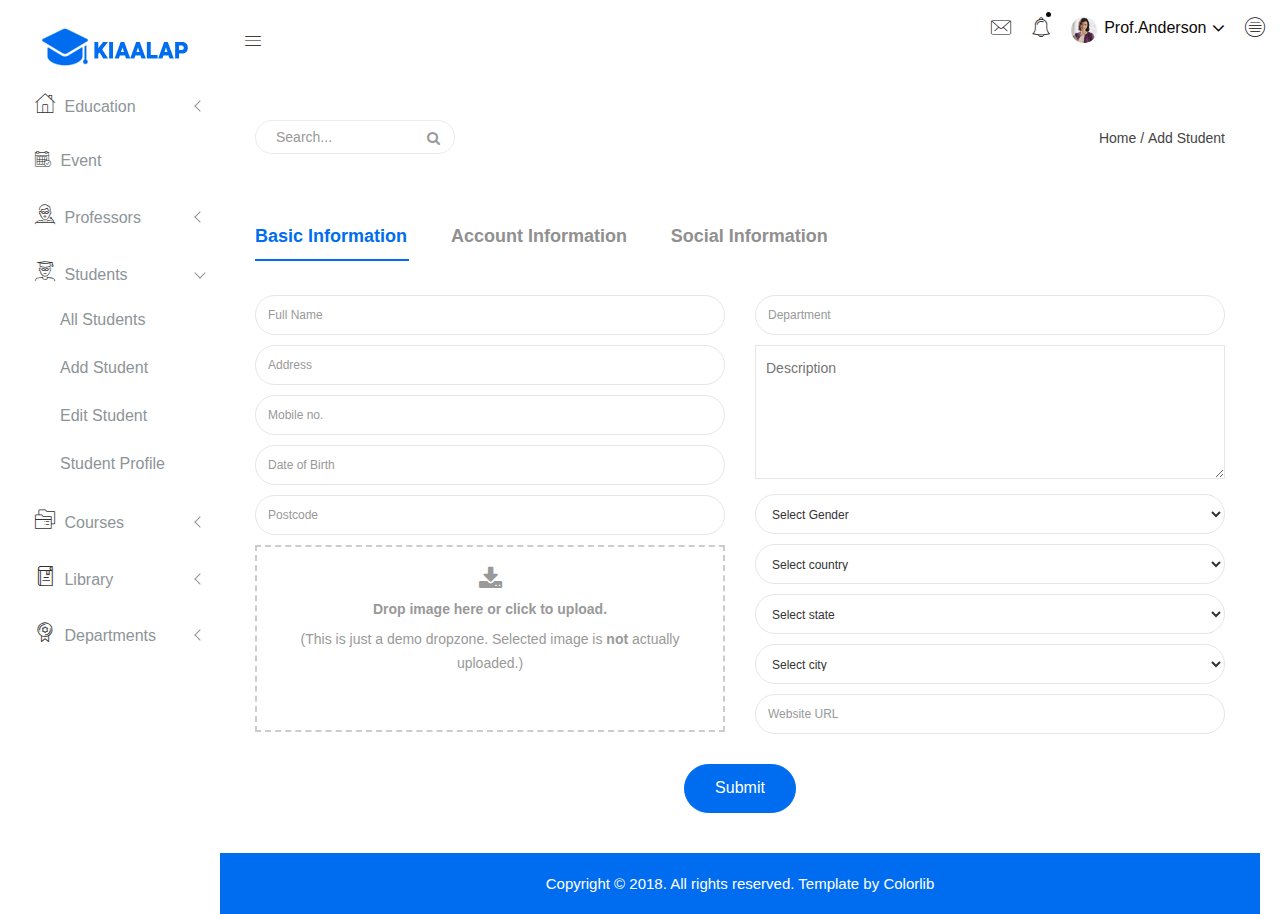
<file: add-student.html>
<!doctype html>
<html class="no-js" lang="en">

<head>
    <meta charset="utf-8">
    <meta http-equiv="x-ua-compatible" content="ie=edge">
    <title>Add Student | Kiaalap - Kiaalap Admin Template</title>
    <meta name="description" content="">
    <meta name="viewport" content="width=device-width, initial-scale=1">
    <!-- favicon
		============================================ -->
    <link rel="shortcut icon" type="image/x-icon" href="img/favicon.ico">
    <!-- Google Fonts
		============================================ -->
    <link href="https://fonts.googleapis.com/css?family=Roboto:100,300,400,700,900" rel="stylesheet">
    <!-- Bootstrap CSS
		============================================ -->
    <link rel="stylesheet" href="css/bootstrap.min.css">
    <!-- Bootstrap CSS
		============================================ -->
    <link rel="stylesheet" href="css/font-awesome.min.css">
    <!-- owl.carousel CSS
		============================================ -->
    <link rel="stylesheet" href="css/owl.carousel.css">
    <link rel="stylesheet" href="css/owl.theme.css">
    <link rel="stylesheet" href="css/owl.transitions.css">
    <!-- animate CSS
		============================================ -->
    <link rel="stylesheet" href="css/animate.css">
    <!-- normalize CSS
		============================================ -->
    <link rel="stylesheet" href="css/normalize.css">
    <!-- meanmenu icon CSS
		============================================ -->
    <link rel="stylesheet" href="css/meanmenu.min.css">
    <!-- main CSS
		============================================ -->
    <link rel="stylesheet" href="css/main.css">
    <!-- educate icon CSS
		============================================ -->
    <link rel="stylesheet" href="css/educate-custon-icon.css">
    <!-- morrisjs CSS
		============================================ -->
    <link rel="stylesheet" href="css/morrisjs/morris.css">
    <!-- mCustomScrollbar CSS
		============================================ -->
    <link rel="stylesheet" href="css/scrollbar/jquery.mCustomScrollbar.min.css">
    <!-- metisMenu CSS
		============================================ -->
    <link rel="stylesheet" href="css/metisMenu/metisMenu.min.css">
    <link rel="stylesheet" href="css/metisMenu/metisMenu-vertical.css">
    <!-- calendar CSS
		============================================ -->
    <link rel="stylesheet" href="css/calendar/fullcalendar.min.css">
    <link rel="stylesheet" href="css/calendar/fullcalendar.print.min.css">
    <!-- forms CSS
		============================================ -->
    <link rel="stylesheet" href="css/form/all-type-forms.css">
    <!-- dropzone CSS
		============================================ -->
    <link rel="stylesheet" href="css/dropzone/dropzone.css">
    <!-- style CSS
		============================================ -->
    <link rel="stylesheet" href="style.css">
    <!-- responsive CSS
		============================================ -->
    <link rel="stylesheet" href="css/responsive.css">
    <!-- modernizr JS
		============================================ -->
    <script src="js/vendor/modernizr-2.8.3.min.js"></script>
</head>

<body>
    <!--[if lt IE 8]>
		<p class="browserupgrade">You are using an <strong>outdated</strong> browser. Please <a href="http://browsehappy.com/">upgrade your browser</a> to improve your experience.</p>
	<![endif]-->
    <!-- Start Left menu area -->
    <div class="left-sidebar-pro">
        <nav id="sidebar" class="">
            <div class="sidebar-header">
                <a href="index.html"><img class="main-logo" src="img/logo/logo.png" alt="" /></a>
                <strong><a href="index.html"><img src="img/logo/logosn.png" alt="" /></a></strong>
            </div>
            <div class="left-custom-menu-adp-wrap comment-scrollbar">
                <nav class="sidebar-nav left-sidebar-menu-pro">
                    <ul class="metismenu" id="menu1">
                        <li>
                            <a class="has-arrow" href="index.html">
								   <span class="educate-icon educate-home icon-wrap"></span>
								   <span class="mini-click-non">Education</span>
								</a>
                            <ul class="submenu-angle" aria-expanded="true">
                                <li><a title="Dashboard v.1" href="index.html"><span class="mini-sub-pro">Dashboard v.1</span></a></li>
                                <li><a title="Dashboard v.2" href="index-1.html"><span class="mini-sub-pro">Dashboard v.2</span></a></li>
                                <li><a title="Dashboard v.3" href="index-2.html"><span class="mini-sub-pro">Dashboard v.3</span></a></li>
                                <li><a title="Analytics" href="analytics.html"><span class="mini-sub-pro">Analytics</span></a></li>
                                <li><a title="Widgets" href="widgets.html"><span class="mini-sub-pro">Widgets</span></a></li>
                            </ul>
                        </li>
                        <li>
                            <a title="Landing Page" href="events.html" aria-expanded="false"><span class="educate-icon educate-event icon-wrap sub-icon-mg" aria-hidden="true"></span> <span class="mini-click-non">Event</span></a>
                        </li>
                        <li>
                            <a class="has-arrow" href="all-professors.html" aria-expanded="false"><span class="educate-icon educate-professor icon-wrap"></span> <span class="mini-click-non">Professors</span></a>
                            <ul class="submenu-angle" aria-expanded="false">
                                <li><a title="All Professors" href="all-professors.html"><span class="mini-sub-pro">All Professors</span></a></li>
                                <li><a title="Add Professor" href="add-professor.html"><span class="mini-sub-pro">Add Professor</span></a></li>
                                <li><a title="Edit Professor" href="edit-professor.html"><span class="mini-sub-pro">Edit Professor</span></a></li>
                                <li><a title="Professor Profile" href="professor-profile.html"><span class="mini-sub-pro">Professor Profile</span></a></li>
                            </ul>
                        </li>
                        <li class="active">
                            <a class="has-arrow" href="all-students.html" aria-expanded="false"><span class="educate-icon educate-student icon-wrap"></span> <span class="mini-click-non">Students</span></a>
                            <ul class="submenu-angle" aria-expanded="false">
                                <li><a title="All Students" href="all-students.html"><span class="mini-sub-pro">All Students</span></a></li>
                                <li><a title="Add Students" href="add-student.html"><span class="mini-sub-pro">Add Student</span></a></li>
                                <li><a title="Edit Students" href="edit-student.html"><span class="mini-sub-pro">Edit Student</span></a></li>
                                <li><a title="Students Profile" href="student-profile.html"><span class="mini-sub-pro">Student Profile</span></a></li>
                            </ul>
                        </li>
                        <li>
                            <a class="has-arrow" href="all-courses.html" aria-expanded="false"><span class="educate-icon educate-course icon-wrap"></span> <span class="mini-click-non">Courses</span></a>
                            <ul class="submenu-angle" aria-expanded="false">
                                <li><a title="All Courses" href="all-courses.html"><span class="mini-sub-pro">All Courses</span></a></li>
                                <li><a title="Add Courses" href="add-course.html"><span class="mini-sub-pro">Add Course</span></a></li>
                                <li><a title="Edit Courses" href="edit-course.html"><span class="mini-sub-pro">Edit Course</span></a></li>
                                <li><a title="Courses Profile" href="course-info.html"><span class="mini-sub-pro">Courses Info</span></a></li>
                                <li><a title="course Payment" href="course-payment.html"><span class="mini-sub-pro">Courses Payment</span></a></li>
                            </ul>
                        </li>
                        <li>
                            <a class="has-arrow" href="all-courses.html" aria-expanded="false"><span class="educate-icon educate-library icon-wrap"></span> <span class="mini-click-non">Library</span></a>
                            <ul class="submenu-angle" aria-expanded="false">
                                <li><a title="All Library" href="library-assets.html"><span class="mini-sub-pro">Library Assets</span></a></li>
                                <li><a title="Add Library" href="add-library-assets.html"><span class="mini-sub-pro">Add Library Asset</span></a></li>
                                <li><a title="Edit Library" href="edit-library-assets.html"><span class="mini-sub-pro">Edit Library Asset</span></a></li>
                            </ul>
                        </li>
                        <li>
                            <a class="has-arrow" href="all-courses.html" aria-expanded="false"><span class="educate-icon educate-department icon-wrap"></span> <span class="mini-click-non">Departments</span></a>
                            <ul class="submenu-angle" aria-expanded="false">
                                <li><a title="Departments List" href="departments.html"><span class="mini-sub-pro">Departments List</span></a></li>
                                <li><a title="Add Departments" href="add-department.html"><span class="mini-sub-pro">Add Departments</span></a></li>
                                <li><a title="Edit Departments" href="edit-department.html"><span class="mini-sub-pro">Edit Departments</span></a></li>
                            </ul>
                        </li>
                        <li>
                            <a class="has-arrow" href="mailbox.html" aria-expanded="false"><span class="educate-icon educate-message icon-wrap"></span> <span class="mini-click-non">Mailbox</span></a>
                            <ul class="submenu-angle" aria-expanded="false">
                                <li><a title="Inbox" href="mailbox.html"><span class="mini-sub-pro">Inbox</span></a></li>
                                <li><a title="View Mail" href="mailbox-view.html"><span class="mini-sub-pro">View Mail</span></a></li>
                                <li><a title="Compose Mail" href="mailbox-compose.html"><span class="mini-sub-pro">Compose Mail</span></a></li>
                            </ul>
                        </li>
                        <li>
                            <a class="has-arrow" href="mailbox.html" aria-expanded="false"><span class="educate-icon educate-interface icon-wrap"></span> <span class="mini-click-non">Interface</span></a>
                            <ul class="submenu-angle interface-mini-nb-dp" aria-expanded="false">
                                <li><a title="Google Map" href="google-map.html"><span class="mini-sub-pro">Google Map</span></a></li>
                                <li><a title="Data Maps" href="data-maps.html"><span class="mini-sub-pro">Data Maps</span></a></li>
                                <li><a title="Pdf Viewer" href="pdf-viewer.html"><span class="mini-sub-pro">Pdf Viewer</span></a></li>
                                <li><a title="X-Editable" href="x-editable.html"><span class="mini-sub-pro">X-Editable</span></a></li>
                                <li><a title="Code Editor" href="code-editor.html"><span class="mini-sub-pro">Code Editor</span></a></li>
                                <li><a title="Tree View" href="tree-view.html"><span class="mini-sub-pro">Tree View</span></a></li>
                                <li><a title="Preloader" href="preloader.html"><span class="mini-sub-pro">Preloader</span></a></li>
                                <li><a title="Images Cropper" href="images-cropper.html"><span class="mini-sub-pro">Images Cropper</span></a></li>
                            </ul>
                        </li>
                        <li>
                            <a class="has-arrow" href="mailbox.html" aria-expanded="false"><span class="educate-icon educate-charts icon-wrap"></span> <span class="mini-click-non">Charts</span></a>
                            <ul class="submenu-angle chart-mini-nb-dp" aria-expanded="false">
                                <li><a title="Bar Charts" href="bar-charts.html"><span class="mini-sub-pro">Bar Charts</span></a></li>
                                <li><a title="Line Charts" href="line-charts.html"><span class="mini-sub-pro">Line Charts</span></a></li>
                                <li><a title="Area Charts" href="area-charts.html"><span class="mini-sub-pro">Area Charts</span></a></li>
                                <li><a title="Rounded Charts" href="rounded-chart.html"><span class="mini-sub-pro">Rounded Charts</span></a></li>
                                <li><a title="C3 Charts" href="c3.html"><span class="mini-sub-pro">C3 Charts</span></a></li>
                                <li><a title="Sparkline Charts" href="sparkline.html"><span class="mini-sub-pro">Sparkline Charts</span></a></li>
                                <li><a title="Peity Charts" href="peity.html"><span class="mini-sub-pro">Peity Charts</span></a></li>
                            </ul>
                        </li>
                        <li>
                            <a class="has-arrow" href="mailbox.html" aria-expanded="false"><span class="educate-icon educate-data-table icon-wrap"></span> <span class="mini-click-non">Data Tables</span></a>
                            <ul class="submenu-angle" aria-expanded="false">
                                <li><a title="Peity Charts" href="static-table.html"><span class="mini-sub-pro">Static Table</span></a></li>
                                <li><a title="Data Table" href="data-table.html"><span class="mini-sub-pro">Data Table</span></a></li>
                            </ul>
                        </li>
                        <li>
                            <a class="has-arrow" href="mailbox.html" aria-expanded="false"><span class="educate-icon educate-form icon-wrap"></span> <span class="mini-click-non">Forms Elements</span></a>
                            <ul class="submenu-angle form-mini-nb-dp" aria-expanded="false">
                                <li><a title="Basic Form Elements" href="basic-form-element.html"><span class="mini-sub-pro">Bc Form Elements</span></a></li>
                                <li><a title="Advance Form Elements" href="advance-form-element.html"><span class="mini-sub-pro">Ad Form Elements</span></a></li>
                                <li><a title="Password Meter" href="password-meter.html"><span class="mini-sub-pro">Password Meter</span></a></li>
                                <li><a title="Multi Upload" href="multi-upload.html"><span class="mini-sub-pro">Multi Upload</span></a></li>
                                <li><a title="Text Editor" href="tinymc.html"><span class="mini-sub-pro">Text Editor</span></a></li>
                                <li><a title="Dual List Box" href="dual-list-box.html"><span class="mini-sub-pro">Dual List Box</span></a></li>
                            </ul>
                        </li>
                        <li>
                            <a class="has-arrow" href="mailbox.html" aria-expanded="false"><span class="educate-icon educate-apps icon-wrap"></span> <span class="mini-click-non">App views</span></a>
                            <ul class="submenu-angle app-mini-nb-dp" aria-expanded="false">
                                <li><a title="Notifications" href="notifications.html"><span class="mini-sub-pro">Notifications</span></a></li>
                                <li><a title="Alerts" href="alerts.html"><span class="mini-sub-pro">Alerts</span></a></li>
                                <li><a title="Modals" href="modals.html"><span class="mini-sub-pro">Modals</span></a></li>
                                <li><a title="Buttons" href="buttons.html"><span class="mini-sub-pro">Buttons</span></a></li>
                                <li><a title="Tabs" href="tabs.html"><span class="mini-sub-pro">Tabs</span></a></li>
                                <li><a title="Accordion" href="accordion.html"><span class="mini-sub-pro">Accordion</span></a></li>
                            </ul>
                        </li>
                        <li id="removable">
                            <a class="has-arrow" href="#" aria-expanded="false"><span class="educate-icon educate-pages icon-wrap"></span> <span class="mini-click-non">Pages</span></a>
                            <ul class="submenu-angle page-mini-nb-dp" aria-expanded="false">
                                <li><a title="Login" href="login.html"><span class="mini-sub-pro">Login</span></a></li>
                                <li><a title="Register" href="register.html"><span class="mini-sub-pro">Register</span></a></li>
                                <li><a title="Lock" href="lock.html"><span class="mini-sub-pro">Lock</span></a></li>
                                <li><a title="Password Recovery" href="password-recovery.html"><span class="mini-sub-pro">Password Recovery</span></a></li>
                                <li><a title="404 Page" href="404.html"><span class="mini-sub-pro">404 Page</span></a></li>
                                <li><a title="500 Page" href="500.html"><span class="mini-sub-pro">500 Page</span></a></li>
                            </ul>
                        </li>
                    </ul>
                </nav>
            </div>
        </nav>
    </div>
    <!-- End Left menu area -->
    <!-- Start Welcome area -->
    <div class="all-content-wrapper">
        <div class="container-fluid">
            <div class="row">
                <div class="col-lg-12 col-md-12 col-sm-12 col-xs-12">
                    <div class="logo-pro">
                        <a href="index.html"><img class="main-logo" src="img/logo/logo.png" alt="" /></a>
                    </div>
                </div>
            </div>
        </div>
        <div class="header-advance-area">
            <div class="header-top-area">
                <div class="container-fluid">
                    <div class="row">
                        <div class="col-lg-12 col-md-12 col-sm-12 col-xs-12">
                            <div class="header-top-wraper">
                                <div class="row">
                                    <div class="col-lg-1 col-md-0 col-sm-1 col-xs-12">
                                        <div class="menu-switcher-pro">
                                            <button type="button" id="sidebarCollapse" class="btn bar-button-pro header-drl-controller-btn btn-info navbar-btn">
													<i class="educate-icon educate-nav"></i>
												</button>
                                        </div>
                                    </div>
                                    <div class="col-lg-6 col-md-7 col-sm-6 col-xs-12">
                                        <div class="header-top-menu tabl-d-n">
                                            <ul class="nav navbar-nav mai-top-nav">
                                                <li class="nav-item"><a href="#" class="nav-link">Home</a>
                                                </li>
                                                <li class="nav-item"><a href="#" class="nav-link">About</a>
                                                </li>
                                                <li class="nav-item"><a href="#" class="nav-link">Services</a>
                                                </li>
                                                <li class="nav-item dropdown res-dis-nn">
                                                    <a href="#" data-toggle="dropdown" role="button" aria-expanded="false" class="nav-link dropdown-toggle">Project <span class="angle-down-topmenu"><i class="fa fa-angle-down"></i></span></a>
                                                    <div role="menu" class="dropdown-menu animated zoomIn">
                                                        <a href="#" class="dropdown-item">Documentation</a>
                                                        <a href="#" class="dropdown-item">Expert Backend</a>
                                                        <a href="#" class="dropdown-item">Expert FrontEnd</a>
                                                        <a href="#" class="dropdown-item">Contact Support</a>
                                                    </div>
                                                </li>
                                                <li class="nav-item"><a href="#" class="nav-link">Support</a>
                                                </li>
                                            </ul>
                                        </div>
                                    </div>
                                    <div class="col-lg-5 col-md-5 col-sm-12 col-xs-12">
                                        <div class="header-right-info">
                                            <ul class="nav navbar-nav mai-top-nav header-right-menu">
                                                <li class="nav-item dropdown">
                                                    <a href="#" data-toggle="dropdown" role="button" aria-expanded="false" class="nav-link dropdown-toggle"><i class="educate-icon educate-message edu-chat-pro" aria-hidden="true"></i><span class="indicator-ms"></span></a>
                                                    <div role="menu" class="author-message-top dropdown-menu animated zoomIn">
                                                        <div class="message-single-top">
                                                            <h1>Message</h1>
                                                        </div>
                                                        <ul class="message-menu">
                                                            <li>
                                                                <a href="#">
                                                                    <div class="message-img">
                                                                        <img src="img/contact/1.jpg" alt="">
                                                                    </div>
                                                                    <div class="message-content">
                                                                        <span class="message-date">16 Sept</span>
                                                                        <h2>Advanda Cro</h2>
                                                                        <p>Please done this project as soon possible.</p>
                                                                    </div>
                                                                </a>
                                                            </li>
                                                            <li>
                                                                <a href="#">
                                                                    <div class="message-img">
                                                                        <img src="img/contact/4.jpg" alt="">
                                                                    </div>
                                                                    <div class="message-content">
                                                                        <span class="message-date">16 Sept</span>
                                                                        <h2>Sulaiman din</h2>
                                                                        <p>Please done this project as soon possible.</p>
                                                                    </div>
                                                                </a>
                                                            </li>
                                                            <li>
                                                                <a href="#">
                                                                    <div class="message-img">
                                                                        <img src="img/contact/3.jpg" alt="">
                                                                    </div>
                                                                    <div class="message-content">
                                                                        <span class="message-date">16 Sept</span>
                                                                        <h2>Victor Jara</h2>
                                                                        <p>Please done this project as soon possible.</p>
                                                                    </div>
                                                                </a>
                                                            </li>
                                                            <li>
                                                                <a href="#">
                                                                    <div class="message-img">
                                                                        <img src="img/contact/2.jpg" alt="">
                                                                    </div>
                                                                    <div class="message-content">
                                                                        <span class="message-date">16 Sept</span>
                                                                        <h2>Victor Jara</h2>
                                                                        <p>Please done this project as soon possible.</p>
                                                                    </div>
                                                                </a>
                                                            </li>
                                                        </ul>
                                                        <div class="message-view">
                                                            <a href="#">View All Messages</a>
                                                        </div>
                                                    </div>
                                                </li>
                                                <li class="nav-item"><a href="#" data-toggle="dropdown" role="button" aria-expanded="false" class="nav-link dropdown-toggle"><i class="educate-icon educate-bell" aria-hidden="true"></i><span class="indicator-nt"></span></a>
                                                    <div role="menu" class="notification-author dropdown-menu animated zoomIn">
                                                        <div class="notification-single-top">
                                                            <h1>Notifications</h1>
                                                        </div>
                                                        <ul class="notification-menu">
                                                            <li>
                                                                <a href="#">
                                                                    <div class="notification-icon">
                                                                        <i class="educate-icon educate-checked edu-checked-pro admin-check-pro" aria-hidden="true"></i>
                                                                    </div>
                                                                    <div class="notification-content">
                                                                        <span class="notification-date">16 Sept</span>
                                                                        <h2>Advanda Cro</h2>
                                                                        <p>Please done this project as soon possible.</p>
                                                                    </div>
                                                                </a>
                                                            </li>
                                                            <li>
                                                                <a href="#">
                                                                    <div class="notification-icon">
                                                                        <i class="fa fa-cloud edu-cloud-computing-down" aria-hidden="true"></i>
                                                                    </div>
                                                                    <div class="notification-content">
                                                                        <span class="notification-date">16 Sept</span>
                                                                        <h2>Sulaiman din</h2>
                                                                        <p>Please done this project as soon possible.</p>
                                                                    </div>
                                                                </a>
                                                            </li>
                                                            <li>
                                                                <a href="#">
                                                                    <div class="notification-icon">
                                                                        <i class="fa fa-eraser edu-shield" aria-hidden="true"></i>
                                                                    </div>
                                                                    <div class="notification-content">
                                                                        <span class="notification-date">16 Sept</span>
                                                                        <h2>Victor Jara</h2>
                                                                        <p>Please done this project as soon possible.</p>
                                                                    </div>
                                                                </a>
                                                            </li>
                                                            <li>
                                                                <a href="#">
                                                                    <div class="notification-icon">
                                                                        <i class="fa fa-line-chart edu-analytics-arrow" aria-hidden="true"></i>
                                                                    </div>
                                                                    <div class="notification-content">
                                                                        <span class="notification-date">16 Sept</span>
                                                                        <h2>Victor Jara</h2>
                                                                        <p>Please done this project as soon possible.</p>
                                                                    </div>
                                                                </a>
                                                            </li>
                                                        </ul>
                                                        <div class="notification-view">
                                                            <a href="#">View All Notification</a>
                                                        </div>
                                                    </div>
                                                </li>
                                                <li class="nav-item">
                                                    <a href="#" data-toggle="dropdown" role="button" aria-expanded="false" class="nav-link dropdown-toggle">
															<img src="img/product/pro4.jpg" alt="" />
															<span class="admin-name">Prof.Anderson</span>
															<i class="fa fa-angle-down edu-icon edu-down-arrow"></i>
														</a>
                                                    <ul role="menu" class="dropdown-header-top author-log dropdown-menu animated zoomIn">
                                                        <li><a href="#"><span class="edu-icon edu-home-admin author-log-ic"></span>My Account</a>
                                                        </li>
                                                        <li><a href="#"><span class="edu-icon edu-user-rounded author-log-ic"></span>My Profile</a>
                                                        </li>
                                                        <li><a href="#"><span class="edu-icon edu-money author-log-ic"></span>User Billing</a>
                                                        </li>
                                                        <li><a href="#"><span class="edu-icon edu-settings author-log-ic"></span>Settings</a>
                                                        </li>
                                                        <li><a href="#"><span class="edu-icon edu-locked author-log-ic"></span>Log Out</a>
                                                        </li>
                                                    </ul>
                                                </li>
                                                <li class="nav-item nav-setting-open"><a href="#" data-toggle="dropdown" role="button" aria-expanded="false" class="nav-link dropdown-toggle"><i class="educate-icon educate-menu"></i></a>

                                                    <div role="menu" class="admintab-wrap menu-setting-wrap menu-setting-wrap-bg dropdown-menu animated zoomIn">
                                                        <ul class="nav nav-tabs custon-set-tab">
                                                            <li class="active"><a data-toggle="tab" href="#Notes">Notes</a>
                                                            </li>
                                                            <li><a data-toggle="tab" href="#Projects">Projects</a>
                                                            </li>
                                                            <li><a data-toggle="tab" href="#Settings">Settings</a>
                                                            </li>
                                                        </ul>

                                                        <div class="tab-content custom-bdr-nt">
                                                            <div id="Notes" class="tab-pane fade in active">
                                                                <div class="notes-area-wrap">
                                                                    <div class="note-heading-indicate">
                                                                        <h2><i class="fa fa-comments-o"></i> Latest Notes</h2>
                                                                        <p>You have 10 new message.</p>
                                                                    </div>
                                                                    <div class="notes-list-area notes-menu-scrollbar">
                                                                        <ul class="notes-menu-list">
                                                                            <li>
                                                                                <a href="#">
                                                                                    <div class="notes-list-flow">
                                                                                        <div class="notes-img">
                                                                                            <img src="img/contact/4.jpg" alt="" />
                                                                                        </div>
                                                                                        <div class="notes-content">
                                                                                            <p> The point of using Lorem Ipsum is that it has a more-or-less normal.</p>
                                                                                            <span>Yesterday 2:45 pm</span>
                                                                                        </div>
                                                                                    </div>
                                                                                </a>
                                                                            </li>
                                                                            <li>
                                                                                <a href="#">
                                                                                    <div class="notes-list-flow">
                                                                                        <div class="notes-img">
                                                                                            <img src="img/contact/1.jpg" alt="" />
                                                                                        </div>
                                                                                        <div class="notes-content">
                                                                                            <p> The point of using Lorem Ipsum is that it has a more-or-less normal.</p>
                                                                                            <span>Yesterday 2:45 pm</span>
                                                                                        </div>
                                                                                    </div>
                                                                                </a>
                                                                            </li>
                                                                            <li>
                                                                                <a href="#">
                                                                                    <div class="notes-list-flow">
                                                                                        <div class="notes-img">
                                                                                            <img src="img/contact/2.jpg" alt="" />
                                                                                        </div>
                                                                                        <div class="notes-content">
                                                                                            <p> The point of using Lorem Ipsum is that it has a more-or-less normal.</p>
                                                                                            <span>Yesterday 2:45 pm</span>
                                                                                        </div>
                                                                                    </div>
                                                                                </a>
                                                                            </li>
                                                                            <li>
                                                                                <a href="#">
                                                                                    <div class="notes-list-flow">
                                                                                        <div class="notes-img">
                                                                                            <img src="img/contact/3.jpg" alt="" />
                                                                                        </div>
                                                                                        <div class="notes-content">
                                                                                            <p> The point of using Lorem Ipsum is that it has a more-or-less normal.</p>
                                                                                            <span>Yesterday 2:45 pm</span>
                                                                                        </div>
                                                                                    </div>
                                                                                </a>
                                                                            </li>
                                                                            <li>
                                                                                <a href="#">
                                                                                    <div class="notes-list-flow">
                                                                                        <div class="notes-img">
                                                                                            <img src="img/contact/4.jpg" alt="" />
                                                                                        </div>
                                                                                        <div class="notes-content">
                                                                                            <p> The point of using Lorem Ipsum is that it has a more-or-less normal.</p>
                                                                                            <span>Yesterday 2:45 pm</span>
                                                                                        </div>
                                                                                    </div>
                                                                                </a>
                                                                            </li>
                                                                            <li>
                                                                                <a href="#">
                                                                                    <div class="notes-list-flow">
                                                                                        <div class="notes-img">
                                                                                            <img src="img/contact/1.jpg" alt="" />
                                                                                        </div>
                                                                                        <div class="notes-content">
                                                                                            <p> The point of using Lorem Ipsum is that it has a more-or-less normal.</p>
                                                                                            <span>Yesterday 2:45 pm</span>
                                                                                        </div>
                                                                                    </div>
                                                                                </a>
                                                                            </li>
                                                                            <li>
                                                                                <a href="#">
                                                                                    <div class="notes-list-flow">
                                                                                        <div class="notes-img">
                                                                                            <img src="img/contact/2.jpg" alt="" />
                                                                                        </div>
                                                                                        <div class="notes-content">
                                                                                            <p> The point of using Lorem Ipsum is that it has a more-or-less normal.</p>
                                                                                            <span>Yesterday 2:45 pm</span>
                                                                                        </div>
                                                                                    </div>
                                                                                </a>
                                                                            </li>
                                                                            <li>
                                                                                <a href="#">
                                                                                    <div class="notes-list-flow">
                                                                                        <div class="notes-img">
                                                                                            <img src="img/contact/1.jpg" alt="" />
                                                                                        </div>
                                                                                        <div class="notes-content">
                                                                                            <p> The point of using Lorem Ipsum is that it has a more-or-less normal.</p>
                                                                                            <span>Yesterday 2:45 pm</span>
                                                                                        </div>
                                                                                    </div>
                                                                                </a>
                                                                            </li>
                                                                            <li>
                                                                                <a href="#">
                                                                                    <div class="notes-list-flow">
                                                                                        <div class="notes-img">
                                                                                            <img src="img/contact/2.jpg" alt="" />
                                                                                        </div>
                                                                                        <div class="notes-content">
                                                                                            <p> The point of using Lorem Ipsum is that it has a more-or-less normal.</p>
                                                                                            <span>Yesterday 2:45 pm</span>
                                                                                        </div>
                                                                                    </div>
                                                                                </a>
                                                                            </li>
                                                                            <li>
                                                                                <a href="#">
                                                                                    <div class="notes-list-flow">
                                                                                        <div class="notes-img">
                                                                                            <img src="img/contact/3.jpg" alt="" />
                                                                                        </div>
                                                                                        <div class="notes-content">
                                                                                            <p> The point of using Lorem Ipsum is that it has a more-or-less normal.</p>
                                                                                            <span>Yesterday 2:45 pm</span>
                                                                                        </div>
                                                                                    </div>
                                                                                </a>
                                                                            </li>
                                                                        </ul>
                                                                    </div>
                                                                </div>
                                                            </div>
                                                            <div id="Projects" class="tab-pane fade">
                                                                <div class="projects-settings-wrap">
                                                                    <div class="note-heading-indicate">
                                                                        <h2><i class="fa fa-cube"></i> Latest projects</h2>
                                                                        <p> You have 20 projects. 5 not completed.</p>
                                                                    </div>
                                                                    <div class="project-st-list-area project-st-menu-scrollbar">
                                                                        <ul class="projects-st-menu-list">
                                                                            <li>
                                                                                <a href="#">
                                                                                    <div class="project-list-flow">
                                                                                        <div class="projects-st-heading">
                                                                                            <h2>Web Development</h2>
                                                                                            <p> The point of using Lorem Ipsum is that it has a more or less normal.</p>
                                                                                            <span class="project-st-time">1 hours ago</span>
                                                                                        </div>
                                                                                        <div class="projects-st-content">
                                                                                            <p>Completion with: 28%</p>
                                                                                            <div class="progress progress-mini">
                                                                                                <div style="width: 28%;" class="progress-bar progress-bar-danger hd-tp-1"></div>
                                                                                            </div>
                                                                                            <p>Project end: 4:00 pm - 12.06.2014</p>
                                                                                        </div>
                                                                                    </div>
                                                                                </a>
                                                                            </li>
                                                                            <li>
                                                                                <a href="#">
                                                                                    <div class="project-list-flow">
                                                                                        <div class="projects-st-heading">
                                                                                            <h2>Software Development</h2>
                                                                                            <p> The point of using Lorem Ipsum is that it has a more or less normal.</p>
                                                                                            <span class="project-st-time">2 hours ago</span>
                                                                                        </div>
                                                                                        <div class="projects-st-content project-rating-cl">
                                                                                            <p>Completion with: 68%</p>
                                                                                            <div class="progress progress-mini">
                                                                                                <div style="width: 68%;" class="progress-bar hd-tp-2"></div>
                                                                                            </div>
                                                                                            <p>Project end: 4:00 pm - 12.06.2014</p>
                                                                                        </div>
                                                                                    </div>
                                                                                </a>
                                                                            </li>
                                                                            <li>
                                                                                <a href="#">
                                                                                    <div class="project-list-flow">
                                                                                        <div class="projects-st-heading">
                                                                                            <h2>Graphic Design</h2>
                                                                                            <p> The point of using Lorem Ipsum is that it has a more or less normal.</p>
                                                                                            <span class="project-st-time">3 hours ago</span>
                                                                                        </div>
                                                                                        <div class="projects-st-content">
                                                                                            <p>Completion with: 78%</p>
                                                                                            <div class="progress progress-mini">
                                                                                                <div style="width: 78%;" class="progress-bar hd-tp-3"></div>
                                                                                            </div>
                                                                                            <p>Project end: 4:00 pm - 12.06.2014</p>
                                                                                        </div>
                                                                                    </div>
                                                                                </a>
                                                                            </li>
                                                                            <li>
                                                                                <a href="#">
                                                                                    <div class="project-list-flow">
                                                                                        <div class="projects-st-heading">
                                                                                            <h2>Web Design</h2>
                                                                                            <p> The point of using Lorem Ipsum is that it has a more or less normal.</p>
                                                                                            <span class="project-st-time">4 hours ago</span>
                                                                                        </div>
                                                                                        <div class="projects-st-content project-rating-cl2">
                                                                                            <p>Completion with: 38%</p>
                                                                                            <div class="progress progress-mini">
                                                                                                <div style="width: 38%;" class="progress-bar progress-bar-danger hd-tp-4"></div>
                                                                                            </div>
                                                                                            <p>Project end: 4:00 pm - 12.06.2014</p>
                                                                                        </div>
                                                                                    </div>
                                                                                </a>
                                                                            </li>
                                                                            <li>
                                                                                <a href="#">
                                                                                    <div class="project-list-flow">
                                                                                        <div class="projects-st-heading">
                                                                                            <h2>Business Card</h2>
                                                                                            <p> The point of using Lorem Ipsum is that it has a more or less normal.</p>
                                                                                            <span class="project-st-time">5 hours ago</span>
                                                                                        </div>
                                                                                        <div class="projects-st-content">
                                                                                            <p>Completion with: 28%</p>
                                                                                            <div class="progress progress-mini">
                                                                                                <div style="width: 28%;" class="progress-bar progress-bar-danger hd-tp-5"></div>
                                                                                            </div>
                                                                                            <p>Project end: 4:00 pm - 12.06.2014</p>
                                                                                        </div>
                                                                                    </div>
                                                                                </a>
                                                                            </li>
                                                                            <li>
                                                                                <a href="#">
                                                                                    <div class="project-list-flow">
                                                                                        <div class="projects-st-heading">
                                                                                            <h2>Ecommerce Business</h2>
                                                                                            <p> The point of using Lorem Ipsum is that it has a more or less normal.</p>
                                                                                            <span class="project-st-time">6 hours ago</span>
                                                                                        </div>
                                                                                        <div class="projects-st-content project-rating-cl">
                                                                                            <p>Completion with: 68%</p>
                                                                                            <div class="progress progress-mini">
                                                                                                <div style="width: 68%;" class="progress-bar hd-tp-6"></div>
                                                                                            </div>
                                                                                            <p>Project end: 4:00 pm - 12.06.2014</p>
                                                                                        </div>
                                                                                    </div>
                                                                                </a>
                                                                            </li>
                                                                            <li>
                                                                                <a href="#">
                                                                                    <div class="project-list-flow">
                                                                                        <div class="projects-st-heading">
                                                                                            <h2>Woocommerce Plugin</h2>
                                                                                            <p> The point of using Lorem Ipsum is that it has a more or less normal.</p>
                                                                                            <span class="project-st-time">7 hours ago</span>
                                                                                        </div>
                                                                                        <div class="projects-st-content">
                                                                                            <p>Completion with: 78%</p>
                                                                                            <div class="progress progress-mini">
                                                                                                <div style="width: 78%;" class="progress-bar"></div>
                                                                                            </div>
                                                                                            <p>Project end: 4:00 pm - 12.06.2014</p>
                                                                                        </div>
                                                                                    </div>
                                                                                </a>
                                                                            </li>
                                                                            <li>
                                                                                <a href="#">
                                                                                    <div class="project-list-flow">
                                                                                        <div class="projects-st-heading">
                                                                                            <h2>Wordpress Theme</h2>
                                                                                            <p> The point of using Lorem Ipsum is that it has a more or less normal.</p>
                                                                                            <span class="project-st-time">9 hours ago</span>
                                                                                        </div>
                                                                                        <div class="projects-st-content project-rating-cl2">
                                                                                            <p>Completion with: 38%</p>
                                                                                            <div class="progress progress-mini">
                                                                                                <div style="width: 38%;" class="progress-bar progress-bar-danger"></div>
                                                                                            </div>
                                                                                            <p>Project end: 4:00 pm - 12.06.2014</p>
                                                                                        </div>
                                                                                    </div>
                                                                                </a>
                                                                            </li>
                                                                        </ul>
                                                                    </div>
                                                                </div>
                                                            </div>
                                                            <div id="Settings" class="tab-pane fade">
                                                                <div class="setting-panel-area">
                                                                    <div class="note-heading-indicate">
                                                                        <h2><i class="fa fa-gears"></i> Settings Panel</h2>
                                                                        <p> You have 20 Settings. 5 not completed.</p>
                                                                    </div>
                                                                    <ul class="setting-panel-list">
                                                                        <li>
                                                                            <div class="checkbox-setting-pro">
                                                                                <div class="checkbox-title-pro">
                                                                                    <h2>Show notifications</h2>
                                                                                    <div class="ts-custom-check">
                                                                                        <div class="onoffswitch">
                                                                                            <input type="checkbox" name="collapsemenu" class="onoffswitch-checkbox" id="example">
                                                                                            <label class="onoffswitch-label" for="example">
																									<span class="onoffswitch-inner"></span>
																									<span class="onoffswitch-switch"></span>
																								</label>
                                                                                        </div>
                                                                                    </div>
                                                                                </div>
                                                                            </div>
                                                                        </li>
                                                                        <li>
                                                                            <div class="checkbox-setting-pro">
                                                                                <div class="checkbox-title-pro">
                                                                                    <h2>Disable Chat</h2>
                                                                                    <div class="ts-custom-check">
                                                                                        <div class="onoffswitch">
                                                                                            <input type="checkbox" name="collapsemenu" class="onoffswitch-checkbox" id="example3">
                                                                                            <label class="onoffswitch-label" for="example3">
																									<span class="onoffswitch-inner"></span>
																									<span class="onoffswitch-switch"></span>
																								</label>
                                                                                        </div>
                                                                                    </div>
                                                                                </div>
                                                                            </div>
                                                                        </li>
                                                                        <li>
                                                                            <div class="checkbox-setting-pro">
                                                                                <div class="checkbox-title-pro">
                                                                                    <h2>Enable history</h2>
                                                                                    <div class="ts-custom-check">
                                                                                        <div class="onoffswitch">
                                                                                            <input type="checkbox" name="collapsemenu" class="onoffswitch-checkbox" id="example4">
                                                                                            <label class="onoffswitch-label" for="example4">
																									<span class="onoffswitch-inner"></span>
																									<span class="onoffswitch-switch"></span>
																								</label>
                                                                                        </div>
                                                                                    </div>
                                                                                </div>
                                                                            </div>
                                                                        </li>
                                                                        <li>
                                                                            <div class="checkbox-setting-pro">
                                                                                <div class="checkbox-title-pro">
                                                                                    <h2>Show charts</h2>
                                                                                    <div class="ts-custom-check">
                                                                                        <div class="onoffswitch">
                                                                                            <input type="checkbox" name="collapsemenu" class="onoffswitch-checkbox" id="example7">
                                                                                            <label class="onoffswitch-label" for="example7">
																									<span class="onoffswitch-inner"></span>
																									<span class="onoffswitch-switch"></span>
																								</label>
                                                                                        </div>
                                                                                    </div>
                                                                                </div>
                                                                            </div>
                                                                        </li>
                                                                        <li>
                                                                            <div class="checkbox-setting-pro">
                                                                                <div class="checkbox-title-pro">
                                                                                    <h2>Update everyday</h2>
                                                                                    <div class="ts-custom-check">
                                                                                        <div class="onoffswitch">
                                                                                            <input type="checkbox" name="collapsemenu" checked="" class="onoffswitch-checkbox" id="example2">
                                                                                            <label class="onoffswitch-label" for="example2">
																									<span class="onoffswitch-inner"></span>
																									<span class="onoffswitch-switch"></span>
																								</label>
                                                                                        </div>
                                                                                    </div>
                                                                                </div>
                                                                            </div>
                                                                        </li>
                                                                        <li>
                                                                            <div class="checkbox-setting-pro">
                                                                                <div class="checkbox-title-pro">
                                                                                    <h2>Global search</h2>
                                                                                    <div class="ts-custom-check">
                                                                                        <div class="onoffswitch">
                                                                                            <input type="checkbox" name="collapsemenu" checked="" class="onoffswitch-checkbox" id="example6">
                                                                                            <label class="onoffswitch-label" for="example6">
																									<span class="onoffswitch-inner"></span>
																									<span class="onoffswitch-switch"></span>
																								</label>
                                                                                        </div>
                                                                                    </div>
                                                                                </div>
                                                                            </div>
                                                                        </li>
                                                                        <li>
                                                                            <div class="checkbox-setting-pro">
                                                                                <div class="checkbox-title-pro">
                                                                                    <h2>Offline users</h2>
                                                                                    <div class="ts-custom-check">
                                                                                        <div class="onoffswitch">
                                                                                            <input type="checkbox" name="collapsemenu" checked="" class="onoffswitch-checkbox" id="example5">
                                                                                            <label class="onoffswitch-label" for="example5">
																									<span class="onoffswitch-inner"></span>
																									<span class="onoffswitch-switch"></span>
																								</label>
                                                                                        </div>
                                                                                    </div>
                                                                                </div>
                                                                            </div>
                                                                        </li>
                                                                    </ul>

                                                                </div>
                                                            </div>
                                                        </div>
                                                    </div>
                                                </li>
                                            </ul>
                                        </div>
                                    </div>
                                </div>
                            </div>
                        </div>
                    </div>
                </div>
            </div>
            <!-- Mobile Menu start -->
            <div class="mobile-menu-area">
                <div class="container">
                    <div class="row">
                        <div class="col-lg-12 col-md-12 col-sm-12 col-xs-12">
                            <div class="mobile-menu">
                                <nav id="dropdown">
                                    <ul class="mobile-menu-nav">
                                        <li><a data-toggle="collapse" data-target="#Charts" href="#">Home <span class="admin-project-icon edu-icon edu-down-arrow"></span></a>
                                            <ul class="collapse dropdown-header-top">
                                                <li><a href="index.html">Dashboard v.1</a></li>
                                                <li><a href="index-1.html">Dashboard v.2</a></li>
                                                <li><a href="index-3.html">Dashboard v.3</a></li>
                                                <li><a href="analytics.html">Analytics</a></li>
                                                <li><a href="widgets.html">Widgets</a></li>
                                            </ul>
                                        </li>
                                        <li><a href="events.html">Event</a></li>
                                        <li><a data-toggle="collapse" data-target="#demoevent" href="#">Professors <span class="admin-project-icon edu-icon edu-down-arrow"></span></a>
                                            <ul id="demoevent" class="collapse dropdown-header-top">
                                                <li><a href="all-professors.html">All Professors</a>
                                                </li>
                                                <li><a href="add-professor.html">Add Professor</a>
                                                </li>
                                                <li><a href="edit-professor.html">Edit Professor</a>
                                                </li>
                                                <li><a href="professor-profile.html">Professor Profile</a>
                                                </li>
                                            </ul>
                                        </li>
                                        <li><a data-toggle="collapse" data-target="#demopro" href="#">Students <span class="admin-project-icon edu-icon edu-down-arrow"></span></a>
                                            <ul id="demopro" class="collapse dropdown-header-top">
                                                <li><a href="all-students.html">All Students</a>
                                                </li>
                                                <li><a href="add-student.html">Add Student</a>
                                                </li>
                                                <li><a href="edit-student.html">Edit Student</a>
                                                </li>
                                                <li><a href="student-profile.html">Student Profile</a>
                                                </li>
                                            </ul>
                                        </li>
                                        <li><a data-toggle="collapse" data-target="#democrou" href="#">Courses <span class="admin-project-icon edu-icon edu-down-arrow"></span></a>
                                            <ul id="democrou" class="collapse dropdown-header-top">
                                                <li><a href="all-courses.html">All Courses</a>
                                                </li>
                                                <li><a href="add-course.html">Add Course</a>
                                                </li>
                                                <li><a href="edit-course.html">Edit Course</a>
                                                </li>
                                                <li><a href="course-profile.html">Courses Info</a>
                                                </li>
                                                <li><a href="course-payment.html">Courses Payment</a>
                                                </li>
                                            </ul>
                                        </li>
                                        <li><a data-toggle="collapse" data-target="#demolibra" href="#">Library <span class="admin-project-icon edu-icon edu-down-arrow"></span></a>
                                            <ul id="demolibra" class="collapse dropdown-header-top">
                                                <li><a href="library-assets.html">Library Assets</a>
                                                </li>
                                                <li><a href="add-library-assets.html">Add Library Asset</a>
                                                </li>
                                                <li><a href="edit-library-assets.html">Edit Library Asset</a>
                                                </li>
                                            </ul>
                                        </li>
                                        <li><a data-toggle="collapse" data-target="#demodepart" href="#">Departments <span class="admin-project-icon edu-icon edu-down-arrow"></span></a>
                                            <ul id="demodepart" class="collapse dropdown-header-top">
                                                <li><a href="departments.html">Departments List</a>
                                                </li>
                                                <li><a href="add-department.html">Add Departments</a>
                                                </li>
                                                <li><a href="edit-department.html">Edit Departments</a>
                                                </li>
                                            </ul>
                                        </li>
                                        <li><a data-toggle="collapse" data-target="#demomi" href="#">Mailbox <span class="admin-project-icon edu-icon edu-down-arrow"></span></a>
                                            <ul id="demomi" class="collapse dropdown-header-top">
                                                <li><a href="mailbox.html">Inbox</a>
                                                </li>
                                                <li><a href="mailbox-view.html">View Mail</a>
                                                </li>
                                                <li><a href="mailbox-compose.html">Compose Mail</a>
                                                </li>
                                            </ul>
                                        </li>
                                        <li><a data-toggle="collapse" data-target="#Miscellaneousmob" href="#">Interface <span class="admin-project-icon edu-icon edu-down-arrow"></span></a>
                                            <ul id="Miscellaneousmob" class="collapse dropdown-header-top">
                                                <li><a href="google-map.html">Google Map</a>
                                                </li>
                                                <li><a href="data-maps.html">Data Maps</a>
                                                </li>
                                                <li><a href="pdf-viewer.html">Pdf Viewer</a>
                                                </li>
                                                <li><a href="x-editable.html">X-Editable</a>
                                                </li>
                                                <li><a href="code-editor.html">Code Editor</a>
                                                </li>
                                                <li><a href="tree-view.html">Tree View</a>
                                                </li>
                                                <li><a href="preloader.html">Preloader</a>
                                                </li>
                                                <li><a href="images-cropper.html">Images Cropper</a>
                                                </li>
                                            </ul>
                                        </li>
                                        <li><a data-toggle="collapse" data-target="#Chartsmob" href="#">Charts <span class="admin-project-icon edu-icon edu-down-arrow"></span></a>
                                            <ul id="Chartsmob" class="collapse dropdown-header-top">
                                                <li><a href="bar-charts.html">Bar Charts</a>
                                                </li>
                                                <li><a href="line-charts.html">Line Charts</a>
                                                </li>
                                                <li><a href="area-charts.html">Area Charts</a>
                                                </li>
                                                <li><a href="rounded-chart.html">Rounded Charts</a>
                                                </li>
                                                <li><a href="c3.html">C3 Charts</a>
                                                </li>
                                                <li><a href="sparkline.html">Sparkline Charts</a>
                                                </li>
                                                <li><a href="peity.html">Peity Charts</a>
                                                </li>
                                            </ul>
                                        </li>
                                        <li><a data-toggle="collapse" data-target="#Tablesmob" href="#">Tables <span class="admin-project-icon edu-icon edu-down-arrow"></span></a>
                                            <ul id="Tablesmob" class="collapse dropdown-header-top">
                                                <li><a href="static-table.html">Static Table</a>
                                                </li>
                                                <li><a href="data-table.html">Data Table</a>
                                                </li>
                                            </ul>
                                        </li>
                                        <li><a data-toggle="collapse" data-target="#formsmob" href="#">Forms <span class="admin-project-icon edu-icon edu-down-arrow"></span></a>
                                            <ul id="formsmob" class="collapse dropdown-header-top">
                                                <li><a href="basic-form-element.html">Basic Form Elements</a>
                                                </li>
                                                <li><a href="advance-form-element.html">Advanced Form Elements</a>
                                                </li>
                                                <li><a href="password-meter.html">Password Meter</a>
                                                </li>
                                                <li><a href="multi-upload.html">Multi Upload</a>
                                                </li>
                                                <li><a href="tinymc.html">Text Editor</a>
                                                </li>
                                                <li><a href="dual-list-box.html">Dual List Box</a>
                                                </li>
                                            </ul>
                                        </li>
                                        <li><a data-toggle="collapse" data-target="#Appviewsmob" href="#">App views <span class="admin-project-icon edu-icon edu-down-arrow"></span></a>
                                            <ul id="Appviewsmob" class="collapse dropdown-header-top">
                                                <li><a href="basic-form-element.html">Basic Form Elements</a>
                                                </li>
                                                <li><a href="advance-form-element.html">Advanced Form Elements</a>
                                                </li>
                                                <li><a href="password-meter.html">Password Meter</a>
                                                </li>
                                                <li><a href="multi-upload.html">Multi Upload</a>
                                                </li>
                                                <li><a href="tinymc.html">Text Editor</a>
                                                </li>
                                                <li><a href="dual-list-box.html">Dual List Box</a>
                                                </li>
                                            </ul>
                                        </li>
                                        <li><a data-toggle="collapse" data-target="#Pagemob" href="#">Pages <span class="admin-project-icon edu-icon edu-down-arrow"></span></a>
                                            <ul id="Pagemob" class="collapse dropdown-header-top">
                                                <li><a href="login.html">Login</a>
                                                </li>
                                                <li><a href="register.html">Register</a>
                                                </li>
                                                <li><a href="lock.html">Lock</a>
                                                </li>
                                                <li><a href="password-recovery.html">Password Recovery</a>
                                                </li>
                                                <li><a href="404.html">404 Page</a></li>
                                                <li><a href="500.html">500 Page</a></li>
                                            </ul>
                                        </li>
                                    </ul>
                                </nav>
                            </div>
                        </div>
                    </div>
                </div>
            </div>
            <!-- Mobile Menu end -->
            <div class="breadcome-area">
                <div class="container-fluid">
                    <div class="row">
                        <div class="col-lg-12 col-md-12 col-sm-12 col-xs-12">
                            <div class="breadcome-list single-page-breadcome">
                                <div class="row">
                                    <div class="col-lg-6 col-md-6 col-sm-6 col-xs-12">
                                        <div class="breadcome-heading">
                                            <form role="search" class="sr-input-func">
                                                <input type="text" placeholder="Search..." class="search-int form-control">
                                                <a href="#"><i class="fa fa-search"></i></a>
                                            </form>
                                        </div>
                                    </div>
                                    <div class="col-lg-6 col-md-6 col-sm-6 col-xs-12">
                                        <ul class="breadcome-menu">
                                            <li><a href="#">Home</a> <span class="bread-slash">/</span>
                                            </li>
                                            <li><span class="bread-blod">Add Student</span>
                                            </li>
                                        </ul>
                                    </div>
                                </div>
                            </div>
                        </div>
                    </div>
                </div>
            </div>
        </div>
        <!-- Single pro tab review Start-->
        <div class="single-pro-review-area mt-t-30 mg-b-15">
            <div class="container-fluid">
                <div class="row">
                    <div class="col-lg-12 col-md-12 col-sm-12 col-xs-12">
                        <div class="product-payment-inner-st">
                            <ul id="myTabedu1" class="tab-review-design">
                                <li class="active"><a href="#description">Basic Information</a></li>
                                <li><a href="#reviews"> Account Information</a></li>
                                <li><a href="#INFORMATION">Social Information</a></li>
                            </ul>
                            <div id="myTabContent" class="tab-content custom-product-edit">
                                <div class="product-tab-list tab-pane fade active in" id="description">
                                    <div class="row">
                                        <div class="col-lg-12 col-md-12 col-sm-12 col-xs-12">
                                            <div class="review-content-section">
                                                <div id="dropzone1" class="pro-ad">
                                                    <form action="/upload" class="dropzone dropzone-custom needsclick add-professors" id="demo1-upload">
                                                        <div class="row">
                                                            <div class="col-lg-6 col-md-6 col-sm-6 col-xs-12">
                                                                <div class="form-group">
                                                                    <input name="firstname" type="text" class="form-control" placeholder="Full Name">
                                                                </div>
                                                                <div class="form-group">
                                                                    <input name="address" type="text" class="form-control" placeholder="Address">
                                                                </div>
                                                                <div class="form-group">
                                                                    <input name="mobileno" type="number" class="form-control" placeholder="Mobile no.">
                                                                </div>
                                                                <div class="form-group">
                                                                    <input name="finish" id="finish" type="text" class="form-control" placeholder="Date of Birth">
                                                                </div>
                                                                <div class="form-group">
                                                                    <input name="postcode" id="postcode" type="text" class="form-control" placeholder="Postcode">
                                                                </div>
                                                                <div class="form-group alert-up-pd">
                                                                    <div class="dz-message needsclick download-custom">
                                                                        <i class="fa fa-download edudropnone" aria-hidden="true"></i>
                                                                        <h2 class="edudropnone">Drop image here or click to upload.</h2>
                                                                        <p class="edudropnone"><span class="note needsclick">(This is just a demo dropzone. Selected image is <strong>not</strong> actually uploaded.)</span>
                                                                        </p>
                                                                        <input name="imageico" class="hd-pro-img" type="text" />
                                                                    </div>
                                                                </div>
                                                            </div>
                                                            <div class="col-lg-6 col-md-6 col-sm-6 col-xs-12">
                                                                <div class="form-group">
                                                                    <input name="department" type="text" class="form-control" placeholder="Department">
                                                                </div>
                                                                <div class="form-group res-mg-t-15">
                                                                    <textarea name="description" placeholder="Description"></textarea>
                                                                </div>
                                                                <div class="form-group">
                                                                    <select name="gender" class="form-control">
																		<option value="none" selected="" disabled="">Select Gender</option>
																		<option value="0">Male</option>
																		<option value="1">Female</option>
																	</select>
                                                                </div>
                                                                <div class="form-group">
                                                                    <select name="country" class="form-control">
																			<option value="none" selected="" disabled="">Select country</option>
																			<option value="0">India</option>
																			<option value="1">Pakistan</option>
																			<option value="2">Amerika</option>
																			<option value="3">China</option>
																			<option value="4">Dubai</option>
																			<option value="5">Nepal</option>
																		</select>
                                                                </div>
                                                                <div class="form-group">
                                                                    <select name="state" class="form-control">
																			<option value="none" selected="" disabled="">Select state</option>
																			<option value="0">Gujarat</option>
																			<option value="1">Maharastra</option>
																			<option value="2">Rajastan</option>
																			<option value="3">Maharastra</option>
																			<option value="4">Rajastan</option>
																			<option value="5">Gujarat</option>
																		</select>
                                                                </div>
                                                                <div class="form-group">
                                                                    <select name="city" class="form-control">
																			<option value="none" selected="" disabled="">Select city</option>
																			<option value="0">Surat</option>
																			<option value="1">Baroda</option>
																			<option value="2">Navsari</option>
																			<option value="3">Baroda</option>
																			<option value="4">Surat</option>
																		</select>
                                                                </div>
                                                                <div class="form-group">
                                                                    <input name="website" type="text" class="form-control" placeholder="Website URL">
                                                                </div>
                                                            </div>
                                                        </div>
                                                        <div class="row">
                                                            <div class="col-lg-12">
                                                                <div class="payment-adress">
                                                                    <button type="submit" class="btn btn-primary waves-effect waves-light">Submit</button>
                                                                </div>
                                                            </div>
                                                        </div>
                                                    </form>
                                                </div>
                                            </div>
                                        </div>
                                    </div>
                                </div>
                                <div class="product-tab-list tab-pane fade" id="reviews">
                                    <div class="row">
                                        <div class="col-lg-12 col-md-12 col-sm-12 col-xs-12">
                                            <div class="review-content-section">
                                                <div class="row">
                                                    <div class="col-lg-12 col-md-12 col-sm-12 col-xs-12">
                                                        <div class="devit-card-custom">
                                                            <div class="form-group">
                                                                <input type="text" class="form-control" placeholder="Email">
                                                            </div>
                                                            <div class="form-group">
                                                                <input type="number" class="form-control" placeholder="Phone">
                                                            </div>
                                                            <div class="form-group">
                                                                <input type="password" class="form-control" placeholder="Password">
                                                            </div>
                                                            <div class="form-group">
                                                                <input type="password" class="form-control" placeholder="Confirm Password">
                                                            </div>
                                                            <a href="#!" class="btn btn-primary waves-effect waves-light">Submit</a>
                                                        </div>
                                                    </div>
                                                </div>
                                            </div>
                                        </div>
                                    </div>
                                </div>
                                <div class="product-tab-list tab-pane fade" id="INFORMATION">
                                    <div class="row">
                                        <div class="col-lg-12 col-md-12 col-sm-12 col-xs-12">
                                            <div class="review-content-section">
												<div class="row">
													<div class="col-lg-12">
														<div class="devit-card-custom">
															<div class="form-group">
																<input type="url" class="form-control" placeholder="Facebook URL">
															</div>
															<div class="form-group">
																<input type="url" class="form-control" placeholder="Twitter URL">
															</div>
															<div class="form-group">
																<input type="url" class="form-control" placeholder="Google Plus">
															</div>
															<div class="form-group">
																<input type="url" class="form-control" placeholder="Linkedin URL">
															</div>
															<button type="submit" class="btn btn-primary waves-effect waves-light">Submit</button>
														</div>
													</div>
												</div>
                                            </div>
                                        </div>
                                    </div>
                                </div>
                            </div>
                        </div>
                    </div>
                </div>
            </div>
        </div>
        <div class="footer-copyright-area">
            <div class="container-fluid">
                <div class="row">
                    <div class="col-lg-12 col-md-12 col-sm-12 col-xs-12">
                        <div class="footer-copy-right">
                            <p>Copyright © 2018. All rights reserved. Template by <a href="https://colorlib.com/wp/templates/">Colorlib</a></p>
                        </div>
                    </div>
                </div>
            </div>
        </div>
    </div>

    <!-- jquery
		============================================ -->
    <script src="js/vendor/jquery-1.12.4.min.js"></script>
    <!-- bootstrap JS
		============================================ -->
    <script src="js/bootstrap.min.js"></script>
    <!-- wow JS
		============================================ -->
    <script src="js/wow.min.js"></script>
    <!-- price-slider JS
		============================================ -->
    <script src="js/jquery-price-slider.js"></script>
    <!-- meanmenu JS
		============================================ -->
    <script src="js/jquery.meanmenu.js"></script>
    <!-- owl.carousel JS
		============================================ -->
    <script src="js/owl.carousel.min.js"></script>
    <!-- sticky JS
		============================================ -->
    <script src="js/jquery.sticky.js"></script>
    <!-- scrollUp JS
		============================================ -->
    <script src="js/jquery.scrollUp.min.js"></script>
    <!-- mCustomScrollbar JS
		============================================ -->
    <script src="js/scrollbar/jquery.mCustomScrollbar.concat.min.js"></script>
    <script src="js/scrollbar/mCustomScrollbar-active.js"></script>
    <!-- metisMenu JS
		============================================ -->
    <script src="js/metisMenu/metisMenu.min.js"></script>
    <script src="js/metisMenu/metisMenu-active.js"></script>
    <!-- morrisjs JS
		============================================ -->
    <script src="js/sparkline/jquery.sparkline.min.js"></script>
    <script src="js/sparkline/jquery.charts-sparkline.js"></script>
    <!-- calendar JS
		============================================ -->
    <script src="js/calendar/moment.min.js"></script>
    <script src="js/calendar/fullcalendar.min.js"></script>
    <script src="js/calendar/fullcalendar-active.js"></script>
    <!-- maskedinput JS
		============================================ -->
    <script src="js/jquery.maskedinput.min.js"></script>
    <script src="js/masking-active.js"></script>
    <!-- datepicker JS
		============================================ -->
    <script src="js/datepicker/jquery-ui.min.js"></script>
    <script src="js/datepicker/datepicker-active.js"></script>
    <!-- form validate JS
		============================================ -->
    <script src="js/form-validation/jquery.form.min.js"></script>
    <script src="js/form-validation/jquery.validate.min.js"></script>
    <script src="js/form-validation/form-active.js"></script>
    <!-- dropzone JS
		============================================ -->
    <script src="js/dropzone/dropzone.js"></script>
    <!-- tab JS
		============================================ -->
    <script src="js/tab.js"></script>
    <!-- plugins JS
		============================================ -->
    <script src="js/plugins.js"></script>
    <!-- main JS
		============================================ -->
    <script src="js/main.js"></script>
    <!-- tawk chat JS
		============================================ -->
    <script src="js/tawk-chat.js"></script>
</body>

</html>
</file>
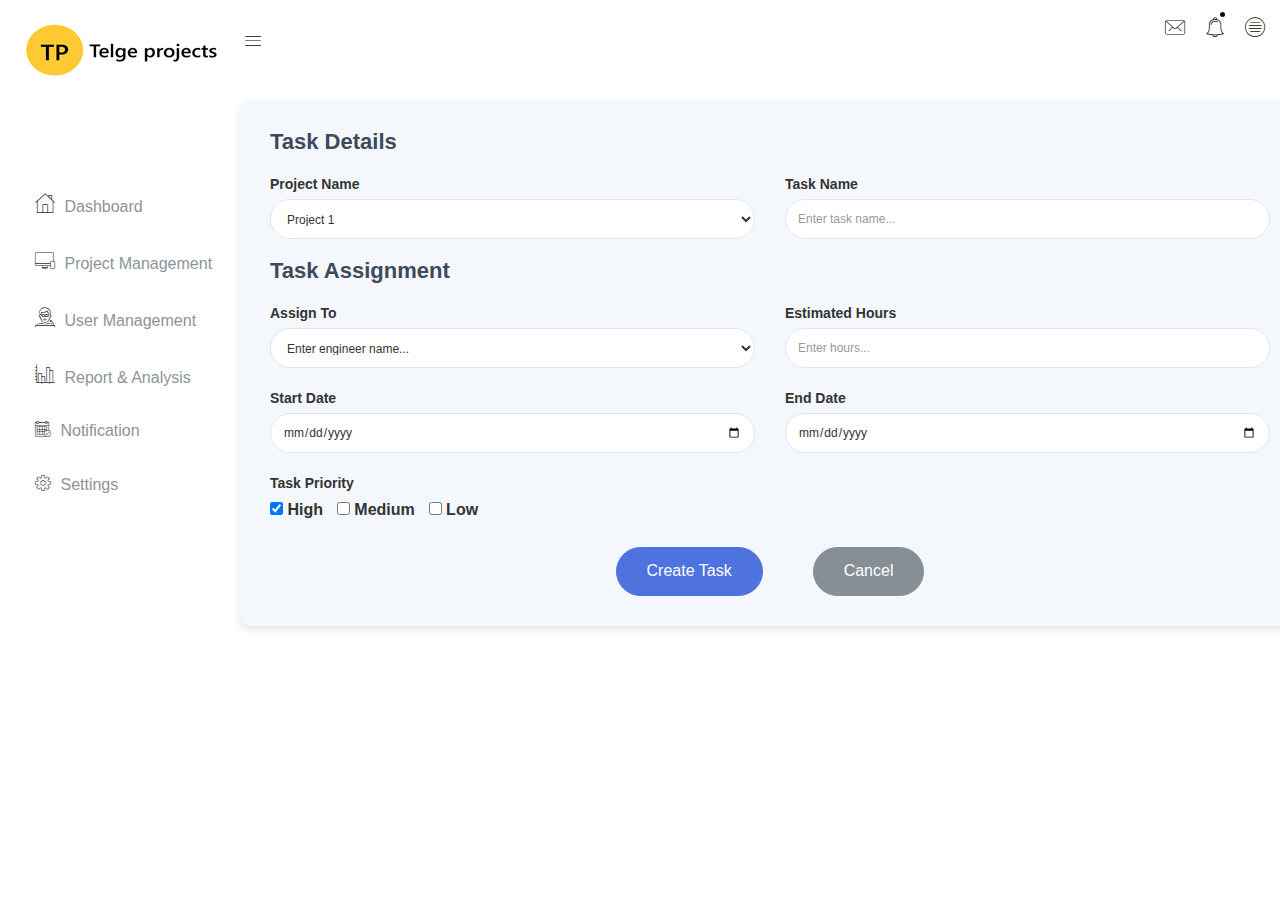
<file: AddNewTask.html>
<!doctype html>
<html class="no-js" lang="en">

<head>
    <meta charset="utf-8">
    <meta http-equiv="x-ua-compatible" content="ie=edge">
    <title>Dashboard | Mitroz Technologies</title>
    <meta name="description" content="">
    <meta name="viewport" content="width=device-width, initial-scale=1">
    <!-- favicon
		============================================ -->
    <link rel="shortcut icon" type="image/x-icon" href="img/favicon.ico">
    <!-- Google Fonts
		============================================ -->
    <link href="https://fonts.googleapis.com/css?family=Roboto:100,300,400,700,900" rel="stylesheet">
    <!-- Bootstrap CSS
		============================================ -->
    <link rel="stylesheet" href="css/bootstrap.min.css">
    <!-- Bootstrap CSS
		============================================ -->
    <link rel="stylesheet" href="css/font-awesome.min.css">
    <!-- owl.carousel CSS
		============================================ -->
    <link rel="stylesheet" href="css/owl.carousel.css">
    <link rel="stylesheet" href="css/owl.theme.css">
    <link rel="stylesheet" href="css/owl.transitions.css">
    <!-- animate CSS
		============================================ -->
    <link rel="stylesheet" href="css/animate.css">
    <!-- normalize CSS
		============================================ -->
    <link rel="stylesheet" href="css/normalize.css">
    <!-- meanmenu icon CSS
		============================================ -->
    <link rel="stylesheet" href="css/meanmenu.min.css">
    <!-- main CSS
		============================================ -->
    <link rel="stylesheet" href="css/main.css">
    <!-- educate icon CSS
		============================================ -->
    <link rel="stylesheet" href="css/educate-custon-icon.css">
    <!-- morrisjs CSS
		============================================ -->
    <link rel="stylesheet" href="css/morrisjs/morris.css">
    <!-- mCustomScrollbar CSS
		============================================ -->
    <link rel="stylesheet" href="css/scrollbar/jquery.mCustomScrollbar.min.css">
    <!-- metisMenu CSS
		============================================ -->
    <link rel="stylesheet" href="css/metisMenu/metisMenu.min.css">
    <link rel="stylesheet" href="css/metisMenu/metisMenu-vertical.css">
    <!-- calendar CSS
		============================================ -->
    <link rel="stylesheet" href="css/calendar/fullcalendar.min.css">
    <link rel="stylesheet" href="css/calendar/fullcalendar.print.min.css">
    <!-- style CSS
		============================================ -->
    <link rel="stylesheet" href="style.css">
    <!-- responsive CSS
		============================================ -->
    <link rel="stylesheet" href="css/responsive.css">
    <!-- modernizr JS
		============================================ -->
    <script src="js/vendor/modernizr-2.8.3.min.js"></script>
</head>

<body>
    <!--[if lt IE 8]>
		<p class="browserupgrade">You are using an <strong>outdated</strong> browser. Please <a href="http://browsehappy.com/">upgrade your browser</a> to improve your experience.</p>
	<![endif]-->
    <!-- Start Left menu area -->
    <div class="left-sidebar-pro">
        <nav id="sidebar" class="">
            <div class="sidebar-header">
                <a href="index.html"><img class="main-logo" src="img/New/logo.png" alt="" /></a>
                <strong><a href="index.html"><img src="img/logo/logosn.png" alt="" /></a></strong>
            </div>
            <div class="left-custom-menu-adp-wrap comment-scrollbar">
                <nav class="sidebar-nav left-sidebar-menu-pro">
                    <ul class="metismenu" id="menu1">
                        <!-- <li class="active">
                            <a class="has-arrow" href="index.html">
								   <span class="educate-icon educate-home icon-wrap"></span>
								   <span class="mini-click-non">Dashboard</span>
								</a>
                            <ul class="submenu-angle" aria-expanded="true">
                                <li><a title="Dashboard v.1" href="index.html"><span class="mini-sub-pro">Dashboard v.1</span></a></li>
                                <li><a title="Dashboard v.2" href="index-1.html"><span class="mini-sub-pro">Dashboard v.2</span></a></li>
                                <li><a title="Dashboard v.3" href="index-2.html"><span class="mini-sub-pro">Dashboard v.3</span></a></li>
                                <li><a title="Analytics" href="analytics.html"><span class="mini-sub-pro">Analytics</span></a></li>
                                <li><a title="Widgets" href="widgets.html"><span class="mini-sub-pro">Widgets</span></a></li>
                            </ul>
                        </li> -->

                        <li class="active">
                            <a style="margin-top: 100px;" href="index.html"><span
                                    class="educate-icon educate-home icon-wrap"></span> <span
                                    class="mini-click-non">Dashboard</span></a>
                        </li>

                        <li>
                            <a title="Landing Page" href="Project-Management.html" aria-expanded="false"><span
                                    class="educate-icon educate-apps icon-wrap" aria-hidden="true"></span> <span
                                    class="mini-click-non">Project Management</span></a>
                        </li>

                        <li>
                            <a title="Landing Page" href="index.html" aria-expanded="false"><span
                                    class="educate-icon educate-professor icon-wrap" aria-hidden="true"></span> <span
                                    class="mini-click-non">User Management</span></a>
                        </li>

                        <li>
                            <a title="Landing Page" href="index.html" aria-expanded="false"><span
                                    class="educate-icon educate-charts icon-wrap" aria-hidden="true"></span> <span
                                    class="mini-click-non">Report & Analysis</span></a>
                        </li>

                        <li>
                            <a title="Landing Page" href="index.html" aria-expanded="false"><span
                                    class="educate-icon educate-event icon-wrap sub-icon-mg" aria-hidden="true"></span>
                                <span class="mini-click-non">Notification</span></a>
                        </li>

                        <li>
                            <a title="Landing Page" href="index.html" aria-expanded="false"><span
                                    class="educate-icon educate-settings icon-wrap sub-icon-mg"
                                    aria-hidden="true"></span> <span class="mini-click-non">Settings</span></a>
                        </li>

                    </ul>
                </nav>
            </div>
        </nav>
    </div>
    <!-- End Left menu area -->
    <!-- Start Welcome area -->
    <div class="all-content-wrapper">
        <div class="container-fluid">
            <div class="row">
                <div class="col-lg-12 col-md-12 col-sm-12 col-xs-12">
                    <div class="logo-pro">
                        <a href="index.html"><img class="main-logo" src="img/logo/logo.png" alt="" /></a>
                    </div>
                </div>
            </div>
        </div>
        <div class="header-advance-area">
            <div class="header-top-area">
                <div class="container-fluid">
                    <div class="row">
                        <div class="col-lg-12 col-md-12 col-sm-12 col-xs-12">
                            <div class="header-top-wraper">
                                <div class="row">
                                    <div class="col-lg-1 col-md-0 col-sm-1 col-xs-12">
                                        <div class="menu-switcher-pro">
                                            <button type="button" id="sidebarCollapse"
                                                class="btn bar-button-pro header-drl-controller-btn btn-info navbar-btn">
                                                <i class="educate-icon educate-nav"></i>
                                            </button>
                                        </div>
                                    </div>
                                    <div class="col-lg-6 col-md-7 col-sm-6 col-xs-12">
                                        <div class="header-top-menu tabl-d-n">
                                            
                                        </div>
                                    </div>
                                    <div class="col-lg-5 col-md-5 col-sm-12 col-xs-12">
                                        <div class="header-right-info">
                                            <ul class="nav navbar-nav mai-top-nav header-right-menu">
                                                <li class="nav-item dropdown">
                                                    <a href="#" data-toggle="dropdown" role="button"
                                                        aria-expanded="false" class="nav-link dropdown-toggle"><i
                                                            class="educate-icon educate-message edu-chat-pro"
                                                            aria-hidden="true"></i><span
                                                            class="indicator-ms"></span></a>
                                                    <div role="menu"
                                                        class="author-message-top dropdown-menu animated zoomIn">
                                                        <div class="message-single-top">
                                                            <h1>Message</h1>
                                                        </div>
                                                        <ul class="message-menu">
                                                            <li>
                                                                <a href="#">
                                                                    <div class="message-img">
                                                                        <img src="img/contact/1.jpg" alt="">
                                                                    </div>
                                                                    <div class="message-content">
                                                                        <span class="message-date">16 Sept</span>
                                                                        <h2>Advanda Cro</h2>
                                                                        <p>Please done this project as soon possible.
                                                                        </p>
                                                                    </div>
                                                                </a>
                                                            </li>
                                                            <li>
                                                                <a href="#">
                                                                    <div class="message-img">
                                                                        <img src="img/contact/4.jpg" alt="">
                                                                    </div>
                                                                    <div class="message-content">
                                                                        <span class="message-date">16 Sept</span>
                                                                        <h2>Sulaiman din</h2>
                                                                        <p>Please done this project as soon possible.
                                                                        </p>
                                                                    </div>
                                                                </a>
                                                            </li>
                                                            <li>
                                                                <a href="#">
                                                                    <div class="message-img">
                                                                        <img src="img/contact/3.jpg" alt="">
                                                                    </div>
                                                                    <div class="message-content">
                                                                        <span class="message-date">16 Sept</span>
                                                                        <h2>Victor Jara</h2>
                                                                        <p>Please done this project as soon possible.
                                                                        </p>
                                                                    </div>
                                                                </a>
                                                            </li>
                                                            <li>
                                                                <a href="#">
                                                                    <div class="message-img">
                                                                        <img src="img/contact/2.jpg" alt="">
                                                                    </div>
                                                                    <div class="message-content">
                                                                        <span class="message-date">16 Sept</span>
                                                                        <h2>Victor Jara</h2>
                                                                        <p>Please done this project as soon possible.
                                                                        </p>
                                                                    </div>
                                                                </a>
                                                            </li>
                                                        </ul>
                                                        <div class="message-view">
                                                            <a href="#">View All Messages</a>
                                                        </div>
                                                    </div>
                                                </li>
                                                <li class="nav-item"><a href="#" data-toggle="dropdown" role="button"
                                                        aria-expanded="false" class="nav-link dropdown-toggle"><i
                                                            class="educate-icon educate-bell"
                                                            aria-hidden="true"></i><span
                                                            class="indicator-nt"></span></a>
                                                    <div role="menu"
                                                        class="notification-author dropdown-menu animated zoomIn">
                                                        <div class="notification-single-top">
                                                            <h1>Notifications</h1>
                                                        </div>
                                                        <ul class="notification-menu">
                                                            <li>
                                                                <a href="#">
                                                                    <div class="notification-icon">
                                                                        <i class="educate-icon educate-checked edu-checked-pro admin-check-pro"
                                                                            aria-hidden="true"></i>
                                                                    </div>
                                                                    <div class="notification-content">
                                                                        <span class="notification-date">16 Sept</span>
                                                                        <h2>Advanda Cro</h2>
                                                                        <p>Please done this project as soon possible.
                                                                        </p>
                                                                    </div>
                                                                </a>
                                                            </li>
                                                            <li>
                                                                <a href="#">
                                                                    <div class="notification-icon">
                                                                        <i class="fa fa-cloud edu-cloud-computing-down"
                                                                            aria-hidden="true"></i>
                                                                    </div>
                                                                    <div class="notification-content">
                                                                        <span class="notification-date">16 Sept</span>
                                                                        <h2>Sulaiman din</h2>
                                                                        <p>Please done this project as soon possible.
                                                                        </p>
                                                                    </div>
                                                                </a>
                                                            </li>
                                                            <li>
                                                                <a href="#">
                                                                    <div class="notification-icon">
                                                                        <i class="fa fa-eraser edu-shield"
                                                                            aria-hidden="true"></i>
                                                                    </div>
                                                                    <div class="notification-content">
                                                                        <span class="notification-date">16 Sept</span>
                                                                        <h2>Victor Jara</h2>
                                                                        <p>Please done this project as soon possible.
                                                                        </p>
                                                                    </div>
                                                                </a>
                                                            </li>
                                                            <li>
                                                                <a href="#">
                                                                    <div class="notification-icon">
                                                                        <i class="fa fa-line-chart edu-analytics-arrow"
                                                                            aria-hidden="true"></i>
                                                                    </div>
                                                                    <div class="notification-content">
                                                                        <span class="notification-date">16 Sept</span>
                                                                        <h2>Victor Jara</h2>
                                                                        <p>Please done this project as soon possible.
                                                                        </p>
                                                                    </div>
                                                                </a>
                                                            </li>
                                                        </ul>
                                                        <div class="notification-view">
                                                            <a href="#">View All Notification</a>
                                                        </div>
                                                    </div>
                                                </li>
                                                <!-- <li class="nav-item">
                                                    <a href="#" data-toggle="dropdown" role="button" aria-expanded="false" class="nav-link dropdown-toggle">
															<img src="img/product/pro4.jpg" alt="" />
															<span class="admin-name">Prof.Anderson</span>
															<i class="fa fa-angle-down edu-icon edu-down-arrow"></i>
														</a>
                                                    <ul role="menu" class="dropdown-header-top author-log dropdown-menu animated zoomIn">
                                                        <li><a href="#"><span class="edu-icon edu-home-admin author-log-ic"></span>My Account</a>
                                                        </li>
                                                        <li><a href="#"><span class="edu-icon edu-user-rounded author-log-ic"></span>My Profile</a>
                                                        </li>
                                                        <li><a href="#"><span class="edu-icon edu-money author-log-ic"></span>User Billing</a>
                                                        </li>
                                                        <li><a href="#"><span class="edu-icon edu-settings author-log-ic"></span>Settings</a>
                                                        </li>
                                                        <li><a href="#"><span class="edu-icon edu-locked author-log-ic"></span>Log Out</a>
                                                        </li>
                                                    </ul>
                                                </li> -->
                                                <li class="nav-item nav-setting-open"><a href="#" data-toggle="dropdown"
                                                        role="button" aria-expanded="false"
                                                        class="nav-link dropdown-toggle"><i
                                                            class="educate-icon educate-menu"></i></a>

                                                    <div role="menu"
                                                        class="admintab-wrap menu-setting-wrap menu-setting-wrap-bg dropdown-menu animated zoomIn">
                                                        <ul class="nav nav-tabs custon-set-tab">
                                                            <li class="active"><a data-toggle="tab"
                                                                    href="#Notes">Notes</a>
                                                            </li>
                                                            <li><a data-toggle="tab" href="#Projects">Projects</a>
                                                            </li>
                                                            <li><a data-toggle="tab" href="#Settings">Settings</a>
                                                            </li>
                                                        </ul>

                                                        <div class="tab-content custom-bdr-nt">
                                                            <div id="Notes" class="tab-pane fade in active">
                                                                <div class="notes-area-wrap">
                                                                    <div class="note-heading-indicate">
                                                                        <h2><i class="fa fa-comments-o"></i> Latest
                                                                            Notes</h2>
                                                                        <p>You have 10 new message.</p>
                                                                    </div>
                                                                    <div class="notes-list-area notes-menu-scrollbar">
                                                                        <ul class="notes-menu-list">
                                                                            <li>
                                                                                <a href="#">
                                                                                    <div class="notes-list-flow">
                                                                                        <div class="notes-img">
                                                                                            <img src="img/contact/4.jpg"
                                                                                                alt="" />
                                                                                        </div>
                                                                                        <div class="notes-content">
                                                                                            <p> The point of using Lorem
                                                                                                Ipsum is that it has a
                                                                                                more-or-less normal.</p>
                                                                                            <span>Yesterday 2:45
                                                                                                pm</span>
                                                                                        </div>
                                                                                    </div>
                                                                                </a>
                                                                            </li>
                                                                            <li>
                                                                                <a href="#">
                                                                                    <div class="notes-list-flow">
                                                                                        <div class="notes-img">
                                                                                            <img src="img/contact/1.jpg"
                                                                                                alt="" />
                                                                                        </div>
                                                                                        <div class="notes-content">
                                                                                            <p> The point of using Lorem
                                                                                                Ipsum is that it has a
                                                                                                more-or-less normal.</p>
                                                                                            <span>Yesterday 2:45
                                                                                                pm</span>
                                                                                        </div>
                                                                                    </div>
                                                                                </a>
                                                                            </li>
                                                                            <li>
                                                                                <a href="#">
                                                                                    <div class="notes-list-flow">
                                                                                        <div class="notes-img">
                                                                                            <img src="img/contact/2.jpg"
                                                                                                alt="" />
                                                                                        </div>
                                                                                        <div class="notes-content">
                                                                                            <p> The point of using Lorem
                                                                                                Ipsum is that it has a
                                                                                                more-or-less normal.</p>
                                                                                            <span>Yesterday 2:45
                                                                                                pm</span>
                                                                                        </div>
                                                                                    </div>
                                                                                </a>
                                                                            </li>
                                                                            <li>
                                                                                <a href="#">
                                                                                    <div class="notes-list-flow">
                                                                                        <div class="notes-img">
                                                                                            <img src="img/contact/3.jpg"
                                                                                                alt="" />
                                                                                        </div>
                                                                                        <div class="notes-content">
                                                                                            <p> The point of using Lorem
                                                                                                Ipsum is that it has a
                                                                                                more-or-less normal.</p>
                                                                                            <span>Yesterday 2:45
                                                                                                pm</span>
                                                                                        </div>
                                                                                    </div>
                                                                                </a>
                                                                            </li>
                                                                            <li>
                                                                                <a href="#">
                                                                                    <div class="notes-list-flow">
                                                                                        <div class="notes-img">
                                                                                            <img src="img/contact/4.jpg"
                                                                                                alt="" />
                                                                                        </div>
                                                                                        <div class="notes-content">
                                                                                            <p> The point of using Lorem
                                                                                                Ipsum is that it has a
                                                                                                more-or-less normal.</p>
                                                                                            <span>Yesterday 2:45
                                                                                                pm</span>
                                                                                        </div>
                                                                                    </div>
                                                                                </a>
                                                                            </li>
                                                                            <li>
                                                                                <a href="#">
                                                                                    <div class="notes-list-flow">
                                                                                        <div class="notes-img">
                                                                                            <img src="img/contact/1.jpg"
                                                                                                alt="" />
                                                                                        </div>
                                                                                        <div class="notes-content">
                                                                                            <p> The point of using Lorem
                                                                                                Ipsum is that it has a
                                                                                                more-or-less normal.</p>
                                                                                            <span>Yesterday 2:45
                                                                                                pm</span>
                                                                                        </div>
                                                                                    </div>
                                                                                </a>
                                                                            </li>
                                                                            <li>
                                                                                <a href="#">
                                                                                    <div class="notes-list-flow">
                                                                                        <div class="notes-img">
                                                                                            <img src="img/contact/2.jpg"
                                                                                                alt="" />
                                                                                        </div>
                                                                                        <div class="notes-content">
                                                                                            <p> The point of using Lorem
                                                                                                Ipsum is that it has a
                                                                                                more-or-less normal.</p>
                                                                                            <span>Yesterday 2:45
                                                                                                pm</span>
                                                                                        </div>
                                                                                    </div>
                                                                                </a>
                                                                            </li>
                                                                            <li>
                                                                                <a href="#">
                                                                                    <div class="notes-list-flow">
                                                                                        <div class="notes-img">
                                                                                            <img src="img/contact/1.jpg"
                                                                                                alt="" />
                                                                                        </div>
                                                                                        <div class="notes-content">
                                                                                            <p> The point of using Lorem
                                                                                                Ipsum is that it has a
                                                                                                more-or-less normal.</p>
                                                                                            <span>Yesterday 2:45
                                                                                                pm</span>
                                                                                        </div>
                                                                                    </div>
                                                                                </a>
                                                                            </li>
                                                                            <li>
                                                                                <a href="#">
                                                                                    <div class="notes-list-flow">
                                                                                        <div class="notes-img">
                                                                                            <img src="img/contact/2.jpg"
                                                                                                alt="" />
                                                                                        </div>
                                                                                        <div class="notes-content">
                                                                                            <p> The point of using Lorem
                                                                                                Ipsum is that it has a
                                                                                                more-or-less normal.</p>
                                                                                            <span>Yesterday 2:45
                                                                                                pm</span>
                                                                                        </div>
                                                                                    </div>
                                                                                </a>
                                                                            </li>
                                                                            <li>
                                                                                <a href="#">
                                                                                    <div class="notes-list-flow">
                                                                                        <div class="notes-img">
                                                                                            <img src="img/contact/3.jpg"
                                                                                                alt="" />
                                                                                        </div>
                                                                                        <div class="notes-content">
                                                                                            <p> The point of using Lorem
                                                                                                Ipsum is that it has a
                                                                                                more-or-less normal.</p>
                                                                                            <span>Yesterday 2:45
                                                                                                pm</span>
                                                                                        </div>
                                                                                    </div>
                                                                                </a>
                                                                            </li>
                                                                        </ul>
                                                                    </div>
                                                                </div>
                                                            </div>
                                                            <div id="Projects" class="tab-pane fade">
                                                                <div class="projects-settings-wrap">
                                                                    <div class="note-heading-indicate">
                                                                        <h2><i class="fa fa-cube"></i> Latest projects
                                                                        </h2>
                                                                        <p> You have 20 projects. 5 not completed.</p>
                                                                    </div>
                                                                    <div
                                                                        class="project-st-list-area project-st-menu-scrollbar">
                                                                        <ul class="projects-st-menu-list">
                                                                            <li>
                                                                                <a href="#">
                                                                                    <div class="project-list-flow">
                                                                                        <div
                                                                                            class="projects-st-heading">
                                                                                            <h2>Web Development</h2>
                                                                                            <p> The point of using Lorem
                                                                                                Ipsum is that it has a
                                                                                                more or less normal.</p>
                                                                                            <span
                                                                                                class="project-st-time">1
                                                                                                hours ago</span>
                                                                                        </div>
                                                                                        <div
                                                                                            class="projects-st-content">
                                                                                            <p>Completion with: 28%</p>
                                                                                            <div
                                                                                                class="progress progress-mini">
                                                                                                <div style="width: 28%;"
                                                                                                    class="progress-bar progress-bar-danger hd-tp-1">
                                                                                                </div>
                                                                                            </div>
                                                                                            <p>Project end: 4:00 pm -
                                                                                                12.06.2014</p>
                                                                                        </div>
                                                                                    </div>
                                                                                </a>
                                                                            </li>
                                                                            <li>
                                                                                <a href="#">
                                                                                    <div class="project-list-flow">
                                                                                        <div
                                                                                            class="projects-st-heading">
                                                                                            <h2>Software Development
                                                                                            </h2>
                                                                                            <p> The point of using Lorem
                                                                                                Ipsum is that it has a
                                                                                                more or less normal.</p>
                                                                                            <span
                                                                                                class="project-st-time">2
                                                                                                hours ago</span>
                                                                                        </div>
                                                                                        <div
                                                                                            class="projects-st-content project-rating-cl">
                                                                                            <p>Completion with: 68%</p>
                                                                                            <div
                                                                                                class="progress progress-mini">
                                                                                                <div style="width: 68%;"
                                                                                                    class="progress-bar hd-tp-2">
                                                                                                </div>
                                                                                            </div>
                                                                                            <p>Project end: 4:00 pm -
                                                                                                12.06.2014</p>
                                                                                        </div>
                                                                                    </div>
                                                                                </a>
                                                                            </li>
                                                                            <li>
                                                                                <a href="#">
                                                                                    <div class="project-list-flow">
                                                                                        <div
                                                                                            class="projects-st-heading">
                                                                                            <h2>Graphic Design</h2>
                                                                                            <p> The point of using Lorem
                                                                                                Ipsum is that it has a
                                                                                                more or less normal.</p>
                                                                                            <span
                                                                                                class="project-st-time">3
                                                                                                hours ago</span>
                                                                                        </div>
                                                                                        <div
                                                                                            class="projects-st-content">
                                                                                            <p>Completion with: 78%</p>
                                                                                            <div
                                                                                                class="progress progress-mini">
                                                                                                <div style="width: 78%;"
                                                                                                    class="progress-bar hd-tp-3">
                                                                                                </div>
                                                                                            </div>
                                                                                            <p>Project end: 4:00 pm -
                                                                                                12.06.2014</p>
                                                                                        </div>
                                                                                    </div>
                                                                                </a>
                                                                            </li>
                                                                            <li>
                                                                                <a href="#">
                                                                                    <div class="project-list-flow">
                                                                                        <div
                                                                                            class="projects-st-heading">
                                                                                            <h2>Web Design</h2>
                                                                                            <p> The point of using Lorem
                                                                                                Ipsum is that it has a
                                                                                                more or less normal.</p>
                                                                                            <span
                                                                                                class="project-st-time">4
                                                                                                hours ago</span>
                                                                                        </div>
                                                                                        <div
                                                                                            class="projects-st-content project-rating-cl2">
                                                                                            <p>Completion with: 38%</p>
                                                                                            <div
                                                                                                class="progress progress-mini">
                                                                                                <div style="width: 38%;"
                                                                                                    class="progress-bar progress-bar-danger hd-tp-4">
                                                                                                </div>
                                                                                            </div>
                                                                                            <p>Project end: 4:00 pm -
                                                                                                12.06.2014</p>
                                                                                        </div>
                                                                                    </div>
                                                                                </a>
                                                                            </li>
                                                                            <li>
                                                                                <a href="#">
                                                                                    <div class="project-list-flow">
                                                                                        <div
                                                                                            class="projects-st-heading">
                                                                                            <h2>Business Card</h2>
                                                                                            <p> The point of using Lorem
                                                                                                Ipsum is that it has a
                                                                                                more or less normal.</p>
                                                                                            <span
                                                                                                class="project-st-time">5
                                                                                                hours ago</span>
                                                                                        </div>
                                                                                        <div
                                                                                            class="projects-st-content">
                                                                                            <p>Completion with: 28%</p>
                                                                                            <div
                                                                                                class="progress progress-mini">
                                                                                                <div style="width: 28%;"
                                                                                                    class="progress-bar progress-bar-danger hd-tp-5">
                                                                                                </div>
                                                                                            </div>
                                                                                            <p>Project end: 4:00 pm -
                                                                                                12.06.2014</p>
                                                                                        </div>
                                                                                    </div>
                                                                                </a>
                                                                            </li>
                                                                            <li>
                                                                                <a href="#">
                                                                                    <div class="project-list-flow">
                                                                                        <div
                                                                                            class="projects-st-heading">
                                                                                            <h2>Ecommerce Business</h2>
                                                                                            <p> The point of using Lorem
                                                                                                Ipsum is that it has a
                                                                                                more or less normal.</p>
                                                                                            <span
                                                                                                class="project-st-time">6
                                                                                                hours ago</span>
                                                                                        </div>
                                                                                        <div
                                                                                            class="projects-st-content project-rating-cl">
                                                                                            <p>Completion with: 68%</p>
                                                                                            <div
                                                                                                class="progress progress-mini">
                                                                                                <div style="width: 68%;"
                                                                                                    class="progress-bar hd-tp-6">
                                                                                                </div>
                                                                                            </div>
                                                                                            <p>Project end: 4:00 pm -
                                                                                                12.06.2014</p>
                                                                                        </div>
                                                                                    </div>
                                                                                </a>
                                                                            </li>
                                                                            <li>
                                                                                <a href="#">
                                                                                    <div class="project-list-flow">
                                                                                        <div
                                                                                            class="projects-st-heading">
                                                                                            <h2>Woocommerce Plugin</h2>
                                                                                            <p> The point of using Lorem
                                                                                                Ipsum is that it has a
                                                                                                more or less normal.</p>
                                                                                            <span
                                                                                                class="project-st-time">7
                                                                                                hours ago</span>
                                                                                        </div>
                                                                                        <div
                                                                                            class="projects-st-content">
                                                                                            <p>Completion with: 78%</p>
                                                                                            <div
                                                                                                class="progress progress-mini">
                                                                                                <div style="width: 78%;"
                                                                                                    class="progress-bar">
                                                                                                </div>
                                                                                            </div>
                                                                                            <p>Project end: 4:00 pm -
                                                                                                12.06.2014</p>
                                                                                        </div>
                                                                                    </div>
                                                                                </a>
                                                                            </li>
                                                                            <li>
                                                                                <a href="#">
                                                                                    <div class="project-list-flow">
                                                                                        <div
                                                                                            class="projects-st-heading">
                                                                                            <h2>Wordpress Theme</h2>
                                                                                            <p> The point of using Lorem
                                                                                                Ipsum is that it has a
                                                                                                more or less normal.</p>
                                                                                            <span
                                                                                                class="project-st-time">9
                                                                                                hours ago</span>
                                                                                        </div>
                                                                                        <div
                                                                                            class="projects-st-content project-rating-cl2">
                                                                                            <p>Completion with: 38%</p>
                                                                                            <div
                                                                                                class="progress progress-mini">
                                                                                                <div style="width: 38%;"
                                                                                                    class="progress-bar progress-bar-danger">
                                                                                                </div>
                                                                                            </div>
                                                                                            <p>Project end: 4:00 pm -
                                                                                                12.06.2014</p>
                                                                                        </div>
                                                                                    </div>
                                                                                </a>
                                                                            </li>
                                                                        </ul>
                                                                    </div>
                                                                </div>
                                                            </div>
                                                            <div id="Settings" class="tab-pane fade">
                                                                <div class="setting-panel-area">
                                                                    <div class="note-heading-indicate">
                                                                        <h2><i class="fa fa-gears"></i> Settings Panel
                                                                        </h2>
                                                                        <p> You have 20 Settings. 5 not completed.</p>
                                                                    </div>
                                                                    <ul class="setting-panel-list">
                                                                        <li>
                                                                            <div class="checkbox-setting-pro">
                                                                                <div class="checkbox-title-pro">
                                                                                    <h2>Show notifications</h2>
                                                                                    <div class="ts-custom-check">
                                                                                        <div class="onoffswitch">
                                                                                            <input type="checkbox"
                                                                                                name="collapsemenu"
                                                                                                class="onoffswitch-checkbox"
                                                                                                id="example">
                                                                                            <label
                                                                                                class="onoffswitch-label"
                                                                                                for="example">
                                                                                                <span
                                                                                                    class="onoffswitch-inner"></span>
                                                                                                <span
                                                                                                    class="onoffswitch-switch"></span>
                                                                                            </label>
                                                                                        </div>
                                                                                    </div>
                                                                                </div>
                                                                            </div>
                                                                        </li>
                                                                        <li>
                                                                            <div class="checkbox-setting-pro">
                                                                                <div class="checkbox-title-pro">
                                                                                    <h2>Disable Chat</h2>
                                                                                    <div class="ts-custom-check">
                                                                                        <div class="onoffswitch">
                                                                                            <input type="checkbox"
                                                                                                name="collapsemenu"
                                                                                                class="onoffswitch-checkbox"
                                                                                                id="example3">
                                                                                            <label
                                                                                                class="onoffswitch-label"
                                                                                                for="example3">
                                                                                                <span
                                                                                                    class="onoffswitch-inner"></span>
                                                                                                <span
                                                                                                    class="onoffswitch-switch"></span>
                                                                                            </label>
                                                                                        </div>
                                                                                    </div>
                                                                                </div>
                                                                            </div>
                                                                        </li>
                                                                        <li>
                                                                            <div class="checkbox-setting-pro">
                                                                                <div class="checkbox-title-pro">
                                                                                    <h2>Enable history</h2>
                                                                                    <div class="ts-custom-check">
                                                                                        <div class="onoffswitch">
                                                                                            <input type="checkbox"
                                                                                                name="collapsemenu"
                                                                                                class="onoffswitch-checkbox"
                                                                                                id="example4">
                                                                                            <label
                                                                                                class="onoffswitch-label"
                                                                                                for="example4">
                                                                                                <span
                                                                                                    class="onoffswitch-inner"></span>
                                                                                                <span
                                                                                                    class="onoffswitch-switch"></span>
                                                                                            </label>
                                                                                        </div>
                                                                                    </div>
                                                                                </div>
                                                                            </div>
                                                                        </li>
                                                                        <li>
                                                                            <div class="checkbox-setting-pro">
                                                                                <div class="checkbox-title-pro">
                                                                                    <h2>Show charts</h2>
                                                                                    <div class="ts-custom-check">
                                                                                        <div class="onoffswitch">
                                                                                            <input type="checkbox"
                                                                                                name="collapsemenu"
                                                                                                class="onoffswitch-checkbox"
                                                                                                id="example7">
                                                                                            <label
                                                                                                class="onoffswitch-label"
                                                                                                for="example7">
                                                                                                <span
                                                                                                    class="onoffswitch-inner"></span>
                                                                                                <span
                                                                                                    class="onoffswitch-switch"></span>
                                                                                            </label>
                                                                                        </div>
                                                                                    </div>
                                                                                </div>
                                                                            </div>
                                                                        </li>
                                                                        <li>
                                                                            <div class="checkbox-setting-pro">
                                                                                <div class="checkbox-title-pro">
                                                                                    <h2>Update everyday</h2>
                                                                                    <div class="ts-custom-check">
                                                                                        <div class="onoffswitch">
                                                                                            <input type="checkbox"
                                                                                                name="collapsemenu"
                                                                                                checked=""
                                                                                                class="onoffswitch-checkbox"
                                                                                                id="example2">
                                                                                            <label
                                                                                                class="onoffswitch-label"
                                                                                                for="example2">
                                                                                                <span
                                                                                                    class="onoffswitch-inner"></span>
                                                                                                <span
                                                                                                    class="onoffswitch-switch"></span>
                                                                                            </label>
                                                                                        </div>
                                                                                    </div>
                                                                                </div>
                                                                            </div>
                                                                        </li>
                                                                        <li>
                                                                            <div class="checkbox-setting-pro">
                                                                                <div class="checkbox-title-pro">
                                                                                    <h2>Global search</h2>
                                                                                    <div class="ts-custom-check">
                                                                                        <div class="onoffswitch">
                                                                                            <input type="checkbox"
                                                                                                name="collapsemenu"
                                                                                                checked=""
                                                                                                class="onoffswitch-checkbox"
                                                                                                id="example6">
                                                                                            <label
                                                                                                class="onoffswitch-label"
                                                                                                for="example6">
                                                                                                <span
                                                                                                    class="onoffswitch-inner"></span>
                                                                                                <span
                                                                                                    class="onoffswitch-switch"></span>
                                                                                            </label>
                                                                                        </div>
                                                                                    </div>
                                                                                </div>
                                                                            </div>
                                                                        </li>
                                                                        <li>
                                                                            <div class="checkbox-setting-pro">
                                                                                <div class="checkbox-title-pro">
                                                                                    <h2>Offline users</h2>
                                                                                    <div class="ts-custom-check">
                                                                                        <div class="onoffswitch">
                                                                                            <input type="checkbox"
                                                                                                name="collapsemenu"
                                                                                                checked=""
                                                                                                class="onoffswitch-checkbox"
                                                                                                id="example5">
                                                                                            <label
                                                                                                class="onoffswitch-label"
                                                                                                for="example5">
                                                                                                <span
                                                                                                    class="onoffswitch-inner"></span>
                                                                                                <span
                                                                                                    class="onoffswitch-switch"></span>
                                                                                            </label>
                                                                                        </div>
                                                                                    </div>
                                                                                </div>
                                                                            </div>
                                                                        </li>
                                                                    </ul>

                                                                </div>
                                                            </div>
                                                        </div>
                                                    </div>
                                                </li>
                                            </ul>
                                        </div>
                                    </div>
                                </div>
                            </div>
                        </div>
                    </div>
                </div>
            </div>
            <!-- Mobile Menu start -->
            <div class="mobile-menu-area">
                <div class="container">
                    <div class="row">
                        <div class="col-lg-12 col-md-12 col-sm-12 col-xs-12">
                            <div class="mobile-menu">
                                <nav id="dropdown">
                                    <ul class="mobile-menu-nav">
                                        <li><a data-toggle="collapse" data-target="#Charts" href="#">Home <span
                                                    class="admin-project-icon edu-icon edu-down-arrow"></span></a>
                                            <ul class="collapse dropdown-header-top">
                                                <li><a href="index.html">Dashboard v.1</a></li>
                                                <li><a href="index-1.html">Dashboard v.2</a></li>
                                                <li><a href="index-3.html">Dashboard v.3</a></li>
                                                <li><a href="analytics.html">Analytics</a></li>
                                                <li><a href="widgets.html">Widgets</a></li>
                                            </ul>
                                        </li>
                                        <li><a href="events.html">Event</a></li>
                                        <li><a data-toggle="collapse" data-target="#demoevent" href="#">Professors <span
                                                    class="admin-project-icon edu-icon edu-down-arrow"></span></a>
                                            <ul id="demoevent" class="collapse dropdown-header-top">
                                                <li><a href="all-professors.html">All Professors</a>
                                                </li>
                                                <li><a href="add-professor.html">Add Professor</a>
                                                </li>
                                                <li><a href="edit-professor.html">Edit Professor</a>
                                                </li>
                                                <li><a href="professor-profile.html">Professor Profile</a>
                                                </li>
                                            </ul>
                                        </li>
                                        <li><a data-toggle="collapse" data-target="#demopro" href="#">Students <span
                                                    class="admin-project-icon edu-icon edu-down-arrow"></span></a>
                                            <ul id="demopro" class="collapse dropdown-header-top">
                                                <li><a href="all-students.html">All Students</a>
                                                </li>
                                                <li><a href="add-student.html">Add Student</a>
                                                </li>
                                                <li><a href="edit-student.html">Edit Student</a>
                                                </li>
                                                <li><a href="student-profile.html">Student Profile</a>
                                                </li>
                                            </ul>
                                        </li>
                                        <li><a data-toggle="collapse" data-target="#democrou" href="#">Courses <span
                                                    class="admin-project-icon edu-icon edu-down-arrow"></span></a>
                                            <ul id="democrou" class="collapse dropdown-header-top">
                                                <li><a href="all-courses.html">All Courses</a>
                                                </li>
                                                <li><a href="add-course.html">Add Course</a>
                                                </li>
                                                <li><a href="edit-course.html">Edit Course</a>
                                                </li>
                                                <li><a href="course-profile.html">Courses Info</a>
                                                </li>
                                                <li><a href="course-payment.html">Courses Payment</a>
                                                </li>
                                            </ul>
                                        </li>
                                        <li><a data-toggle="collapse" data-target="#demolibra" href="#">Library <span
                                                    class="admin-project-icon edu-icon edu-down-arrow"></span></a>
                                            <ul id="demolibra" class="collapse dropdown-header-top">
                                                <li><a href="library-assets.html">Library Assets</a>
                                                </li>
                                                <li><a href="add-library-assets.html">Add Library Asset</a>
                                                </li>
                                                <li><a href="edit-library-assets.html">Edit Library Asset</a>
                                                </li>
                                            </ul>
                                        </li>
                                        <li><a data-toggle="collapse" data-target="#demodepart" href="#">Departments
                                                <span class="admin-project-icon edu-icon edu-down-arrow"></span></a>
                                            <ul id="demodepart" class="collapse dropdown-header-top">
                                                <li><a href="departments.html">Departments List</a>
                                                </li>
                                                <li><a href="add-department.html">Add Departments</a>
                                                </li>
                                                <li><a href="edit-department.html">Edit Departments</a>
                                                </li>
                                            </ul>
                                        </li>
                                        <li><a data-toggle="collapse" data-target="#demo" href="#">Mailbox <span
                                                    class="admin-project-icon edu-icon edu-down-arrow"></span></a>
                                            <ul id="demo" class="collapse dropdown-header-top">
                                                <li><a href="mailbox.html">Inbox</a>
                                                </li>
                                                <li><a href="mailbox-view.html">View Mail</a>
                                                </li>
                                                <li><a href="mailbox-compose.html">Compose Mail</a>
                                                </li>
                                            </ul>
                                        </li>
                                        <li><a data-toggle="collapse" data-target="#Miscellaneousmob" href="#">Interface
                                                <span class="admin-project-icon edu-icon edu-down-arrow"></span></a>
                                            <ul id="Miscellaneousmob" class="collapse dropdown-header-top">
                                                <li><a href="google-map.html">Google Map</a>
                                                </li>
                                                <li><a href="data-maps.html">Data Maps</a>
                                                </li>
                                                <li><a href="pdf-viewer.html">Pdf Viewer</a>
                                                </li>
                                                <li><a href="x-editable.html">X-Editable</a>
                                                </li>
                                                <li><a href="code-editor.html">Code Editor</a>
                                                </li>
                                                <li><a href="tree-view.html">Tree View</a>
                                                </li>
                                                <li><a href="preloader.html">Preloader</a>
                                                </li>
                                                <li><a href="images-cropper.html">Images Cropper</a>
                                                </li>
                                            </ul>
                                        </li>
                                        <li><a data-toggle="collapse" data-target="#Chartsmob" href="#">Charts <span
                                                    class="admin-project-icon edu-icon edu-down-arrow"></span></a>
                                            <ul id="Chartsmob" class="collapse dropdown-header-top">
                                                <li><a href="bar-charts.html">Bar Charts</a>
                                                </li>
                                                <li><a href="line-charts.html">Line Charts</a>
                                                </li>
                                                <li><a href="area-charts.html">Area Charts</a>
                                                </li>
                                                <li><a href="rounded-chart.html">Rounded Charts</a>
                                                </li>
                                                <li><a href="c3.html">C3 Charts</a>
                                                </li>
                                                <li><a href="sparkline.html">Sparkline Charts</a>
                                                </li>
                                                <li><a href="peity.html">Peity Charts</a>
                                                </li>
                                            </ul>
                                        </li>
                                        <li><a data-toggle="collapse" data-target="#Tablesmob" href="#">Tables <span
                                                    class="admin-project-icon edu-icon edu-down-arrow"></span></a>
                                            <ul id="Tablesmob" class="collapse dropdown-header-top">
                                                <li><a href="static-table.html">Static Table</a>
                                                </li>
                                                <li><a href="data-table.html">Data Table</a>
                                                </li>
                                            </ul>
                                        </li>
                                        <li><a data-toggle="collapse" data-target="#formsmob" href="#">Forms <span
                                                    class="admin-project-icon edu-icon edu-down-arrow"></span></a>
                                            <ul id="formsmob" class="collapse dropdown-header-top">
                                                <li><a href="basic-form-element.html">Basic Form Elements</a>
                                                </li>
                                                <li><a href="advance-form-element.html">Advanced Form Elements</a>
                                                </li>
                                                <li><a href="password-meter.html">Password Meter</a>
                                                </li>
                                                <li><a href="multi-upload.html">Multi Upload</a>
                                                </li>
                                                <li><a href="tinymc.html">Text Editor</a>
                                                </li>
                                                <li><a href="dual-list-box.html">Dual List Box</a>
                                                </li>
                                            </ul>
                                        </li>
                                        <li><a data-toggle="collapse" data-target="#Appviewsmob" href="#">App views
                                                <span class="admin-project-icon edu-icon edu-down-arrow"></span></a>
                                            <ul id="Appviewsmob" class="collapse dropdown-header-top">
                                                <li><a href="basic-form-element.html">Basic Form Elements</a>
                                                </li>
                                                <li><a href="advance-form-element.html">Advanced Form Elements</a>
                                                </li>
                                                <li><a href="password-meter.html">Password Meter</a>
                                                </li>
                                                <li><a href="multi-upload.html">Multi Upload</a>
                                                </li>
                                                <li><a href="tinymc.html">Text Editor</a>
                                                </li>
                                                <li><a href="dual-list-box.html">Dual List Box</a>
                                                </li>
                                            </ul>
                                        </li>
                                        <li><a data-toggle="collapse" data-target="#Pagemob" href="#">Pages <span
                                                    class="admin-project-icon edu-icon edu-down-arrow"></span></a>
                                            <ul id="Pagemob" class="collapse dropdown-header-top">
                                                <li><a href="login.html">Login</a>
                                                </li>
                                                <li><a href="register.html">Register</a>
                                                </li>
                                                <li><a href="lock.html">Lock</a>
                                                </li>
                                                <li><a href="password-recovery.html">Password Recovery</a>
                                                </li>
                                                <li><a href="404.html">404 Page</a></li>
                                                <li><a href="500.html">500 Page</a></li>
                                            </ul>
                                        </li>
                                    </ul>
                                </nav>
                            </div>
                        </div>
                    </div>
                </div>
            </div>
        </div>
       
        
        
        <!-- <div class="task-form-container">
            <form class="task-form">
              <h2 class="form-title">Task Details</h2>
              <div class="form-row">
                <div class="form-group">
                  <label for="project-name">Project Name</label>
                  <select id="project-name" name="project-name">
                    <option>Project 1</option>
                  </select>
                </div>
                <div class="form-group">
                  <label for="task-name">Task Name</label>
                  <input type="text" id="task-name" name="task-name" placeholder="Enter task name...">
                </div>
              </div>
        
              <h2 class="form-title">Task Assignment</h2>
              <div class="form-row">
                <div class="form-group">
                  <label for="assign-to">Assign To</label>
                  <select id="assign-to" name="assign-to">
                    <option>Enter engineer name...</option>
                  </select>
                </div>
                <div class="form-group">
                  <label for="estimated-hours">Estimated Hours</label>
                  <input type="text" id="estimated-hours" name="estimated-hours" placeholder="Enter hours...">
                </div>
              </div>
        
              <div class="form-row">
                <div class="form-group">
                  <label for="start-date">Start Date</label>
                  <input type="date" id="start-date" name="start-date">
                </div>
                <div class="form-group">
                  <label for="end-date">End Date</label>
                  <input type="date" id="end-date" name="end-date">
                </div>
              </div>
        
              <div class="form-row priority-row">
                <label>Task Priority</label>
                <div class="priority-options">
                  <label><input type="checkbox" name="priority" value="High" checked> High</label>
                  <label><input type="checkbox" name="priority" value="Medium"> Medium</label>
                  <label><input type="checkbox" name="priority" value="Low"> Low</label>
                </div>
              </div>
        
              <div class="form-actions">
                <button type="submit" class="btn create-btn">Create Task</button>
                <button type="button" class="btn cancel-btn">Cancel</button>
              </div>
            </form>
          </div> -->

          
          <div class="containerOne my-5">
            <div class="task-form-container">
                <form class="task-form">
                    <h2 class="form-title">Task Details</h2>
                    <div class="row">
                        <div class="col-12 col-md-6">
                            <div class="form-group">
                                <label for="project-name">Project Name</label>
                                <select id="project-name" name="project-name" class="form-control">
                                    <option>Project 1</option>
                                </select>
                            </div>
                        </div>
    
                        <div class="col-12 col-md-6">
                            <div class="form-group">
                                <label for="task-name">Task Name</label>
                                <input type="text" id="task-name" name="task-name" class="form-control" placeholder="Enter task name...">
                            </div>
                        </div>
                    </div>
    
                    <h2 class="form-title">Task Assignment</h2>
                    <div class="row">
                        <div class="col-12 col-md-6">
                            <div class="form-group">
                                <label for="assign-to">Assign To</label>
                                <select id="assign-to" name="assign-to" class="form-control">
                                    <option>Enter engineer name...</option>
                                </select>
                            </div>
                        </div>
    
                        <div class="col-12 col-md-6">
                            <div class="form-group">
                                <label for="estimated-hours">Estimated Hours</label>
                                <input type="text" id="estimated-hours" name="estimated-hours" class="form-control" placeholder="Enter hours...">
                            </div>
                        </div>
                    </div>
    
                    <div class="row">
                        <div class="col-12 col-md-6">
                            <div class="form-group">
                                <label for="start-date">Start Date</label>
                                <input type="date" id="start-date" name="start-date" class="form-control">
                            </div>
                        </div>
    
                        <div class="col-12 col-md-6">
                            <div class="form-group">
                                <label for="end-date">End Date</label>
                                <input type="date" id="end-date" name="end-date" class="form-control">
                            </div>
                        </div>
                    </div>
    
                    <div class="form-row priority-row">
                        <label>Task Priority</label>
                        <div class="priority-options">
                            <label><input type="checkbox" name="priority" value="High" checked> High</label>
                            <label><input type="checkbox" name="priority" value="Medium"> Medium</label>
                            <label><input type="checkbox" name="priority" value="Low"> Low</label>
                        </div>
                    </div>
    
                    <div class="form-actions" style="display: flex; justify-content: center;">
                        <button type="submit" class="btn btn-primary">Create Task</button>
                        <button type="button" class="btn btn-secondary">Cancel</button>
                    </div>
                </form>
            </div>
        </div>
        
       
        
    </div>

    <!-- jquery
		============================================ -->
    <script src="js/vendor/jquery-1.12.4.min.js"></script>
    <!-- bootstrap JS
		============================================ -->
    <script src="js/bootstrap.min.js"></script>
    <!-- wow JS
		============================================ -->
    <script src="js/wow.min.js"></script>
    <!-- price-slider JS
		============================================ -->
    <script src="js/jquery-price-slider.js"></script>
    <!-- meanmenu JS
		============================================ -->
    <script src="js/jquery.meanmenu.js"></script>
    <!-- owl.carousel JS
		============================================ -->
    <script src="js/owl.carousel.min.js"></script>
    <!-- sticky JS
		============================================ -->
    <script src="js/jquery.sticky.js"></script>
    <!-- scrollUp JS
		============================================ -->
    <script src="js/jquery.scrollUp.min.js"></script>
    <!-- counterup JS
		============================================ -->
    <script src="js/counterup/jquery.counterup.min.js"></script>
    <script src="js/counterup/waypoints.min.js"></script>
    <script src="js/counterup/counterup-active.js"></script>
    <!-- mCustomScrollbar JS
		============================================ -->
    <script src="js/scrollbar/jquery.mCustomScrollbar.concat.min.js"></script>
    <script src="js/scrollbar/mCustomScrollbar-active.js"></script>
    <!-- metisMenu JS
		============================================ -->
    <script src="js/metisMenu/metisMenu.min.js"></script>
    <script src="js/metisMenu/metisMenu-active.js"></script>
    <!-- morrisjs JS
		============================================ -->
    <script src="js/morrisjs/raphael-min.js"></script>
    <script src="js/morrisjs/morris.js"></script>
    <script src="js/morrisjs/morris-active.js"></script>
    <!-- morrisjs JS
		============================================ -->
    <script src="js/sparkline/jquery.sparkline.min.js"></script>
    <script src="js/sparkline/jquery.charts-sparkline.js"></script>
    <script src="js/sparkline/sparkline-active.js"></script>
    <!-- calendar JS
		============================================ -->
    <script src="js/calendar/moment.min.js"></script>
    <script src="js/calendar/fullcalendar.min.js"></script>
    <script src="js/calendar/fullcalendar-active.js"></script>
    <!-- plugins JS
		============================================ -->
    <script src="js/plugins.js"></script>
    <!-- main JS
		============================================ -->
    <script src="js/main.js"></script>
    <!-- tawk chat JS
		============================================ -->
   
</body>

</html>
</file>
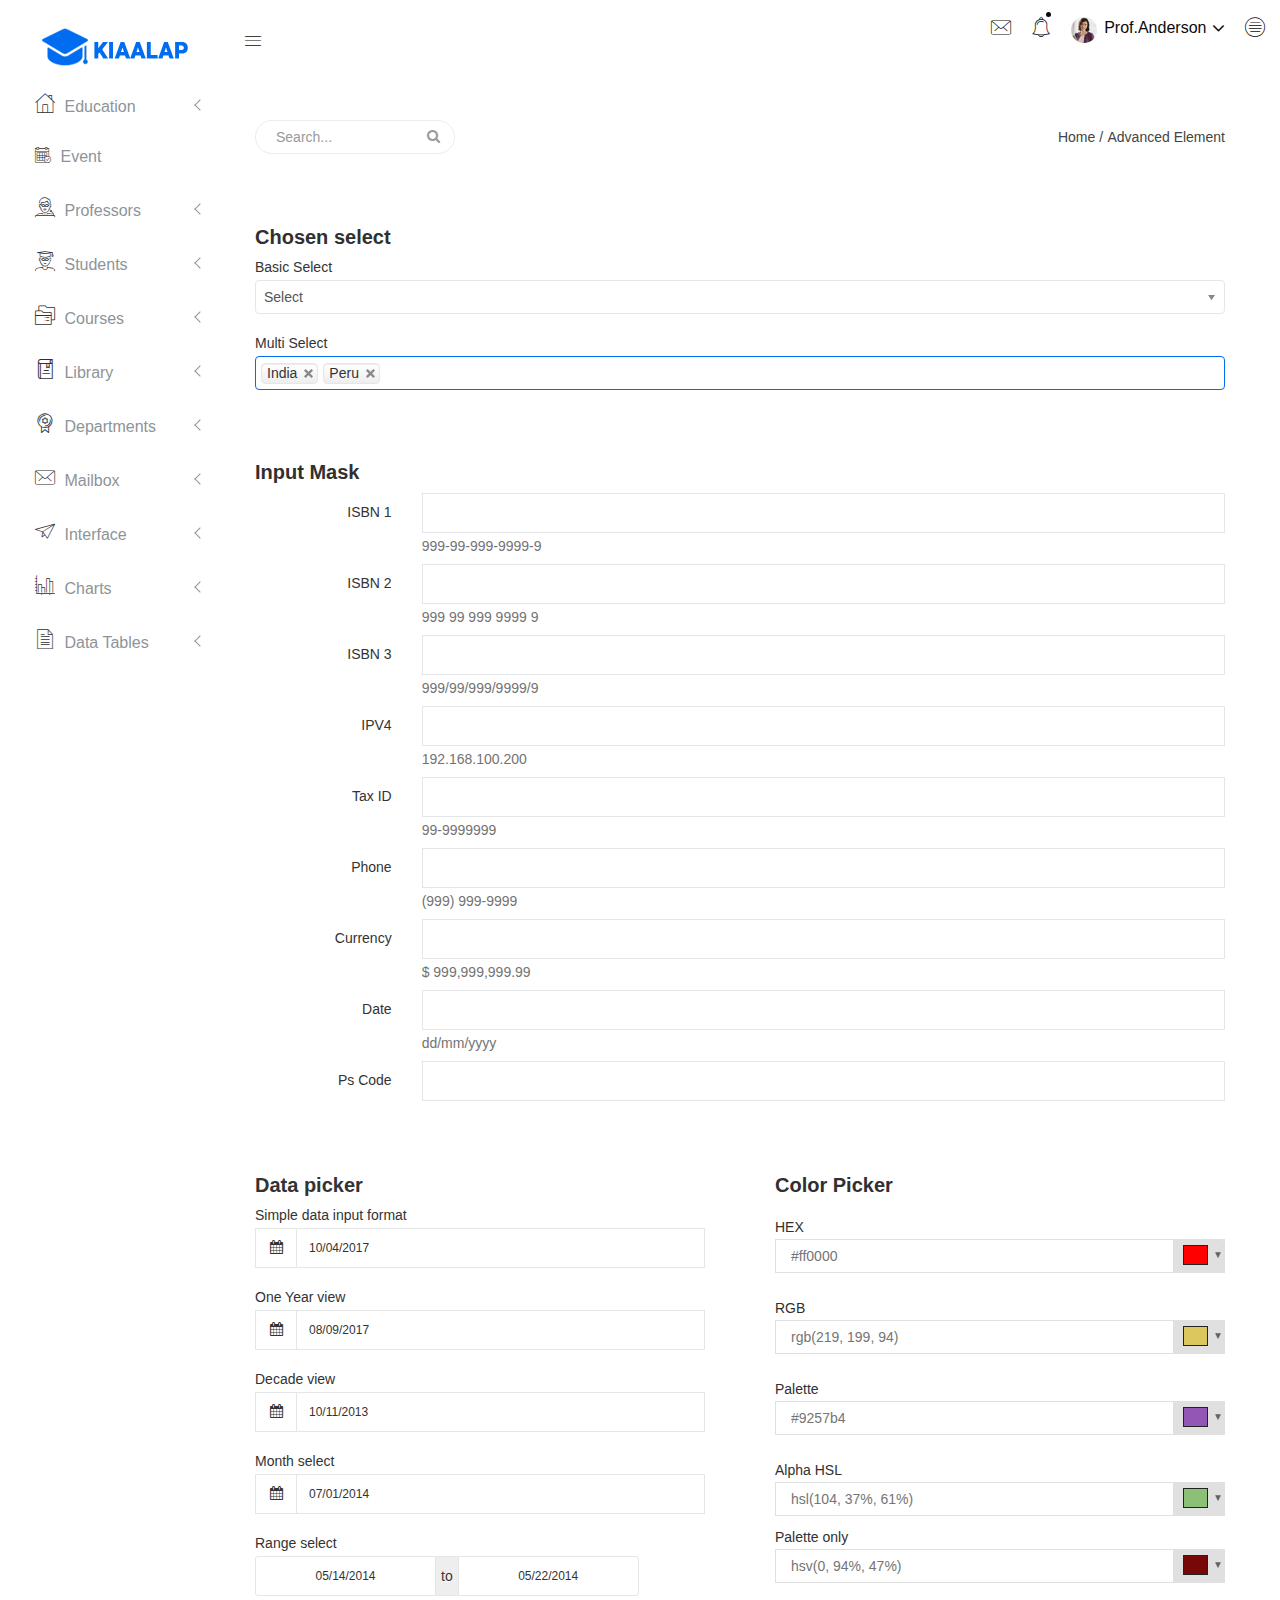
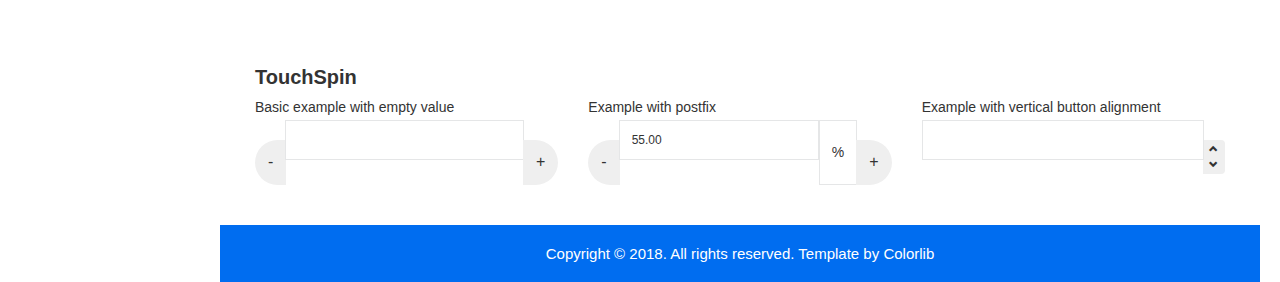
<file: advance-form-element.html>
<!doctype html>
<html class="no-js" lang="">

<head>
    <meta charset="utf-8">
    <meta http-equiv="x-ua-compatible" content="ie=edge">
    <title>Advance Form Element | Kiaalap - Kiaalap Admin Template</title>
    <meta name="description" content="">
    <meta name="viewport" content="width=device-width, initial-scale=1">
    <!-- favicon
		============================================ -->
    <link rel="shortcut icon" type="image/x-icon" href="img/favicon.ico">
    <!-- Google Fonts
		============================================ -->
    <link href="https://fonts.googleapis.com/css?family=Roboto:100,300,400,700,900" rel="stylesheet">
    <!-- Bootstrap CSS
		============================================ -->
    <link rel="stylesheet" href="css/bootstrap.min.css">
    <!-- Bootstrap CSS
		============================================ -->
    <link rel="stylesheet" href="css/font-awesome.min.css">
    <!-- owl.carousel CSS
		============================================ -->
    <link rel="stylesheet" href="css/owl.carousel.css">
    <link rel="stylesheet" href="css/owl.theme.css">
    <link rel="stylesheet" href="css/owl.transitions.css">
    <!-- animate CSS
		============================================ -->
    <link rel="stylesheet" href="css/animate.css">
    <!-- normalize CSS
		============================================ -->
    <link rel="stylesheet" href="css/normalize.css">
    <!-- meanmenu icon CSS
		============================================ -->
    <link rel="stylesheet" href="css/meanmenu.min.css">
    <!-- main CSS
		============================================ -->
    <link rel="stylesheet" href="css/main.css">
    <!-- educate icon CSS
		============================================ -->
    <link rel="stylesheet" href="css/educate-custon-icon.css">
    <!-- morrisjs CSS
		============================================ -->
    <link rel="stylesheet" href="css/morrisjs/morris.css">
    <!-- mCustomScrollbar CSS
		============================================ -->
    <link rel="stylesheet" href="css/scrollbar/jquery.mCustomScrollbar.min.css">
    <!-- metisMenu CSS
		============================================ -->
    <link rel="stylesheet" href="css/metisMenu/metisMenu.min.css">
    <link rel="stylesheet" href="css/metisMenu/metisMenu-vertical.css">
    <!-- calendar CSS
		============================================ -->
    <link rel="stylesheet" href="css/calendar/fullcalendar.min.css">
    <link rel="stylesheet" href="css/calendar/fullcalendar.print.min.css">
    <!-- touchspin CSS
		============================================ -->
    <link rel="stylesheet" href="css/touchspin/jquery.bootstrap-touchspin.min.css">
    <!-- datapicker CSS
		============================================ -->
    <link rel="stylesheet" href="css/datapicker/datepicker3.css">
    <!-- forms CSS
		============================================ -->
    <link rel="stylesheet" href="css/form/themesaller-forms.css">
    <!-- colorpicker CSS
		============================================ -->
    <link rel="stylesheet" href="css/colorpicker/colorpicker.css">
    <!-- select2 CSS
		============================================ -->
    <link rel="stylesheet" href="css/select2/select2.min.css">
    <!-- chosen CSS
		============================================ -->
    <link rel="stylesheet" href="css/chosen/bootstrap-chosen.css">
    <!-- ionRangeSlider CSS
		============================================ -->
    <link rel="stylesheet" href="css/ionRangeSlider/ion.rangeSlider.css">
    <link rel="stylesheet" href="css/ionRangeSlider/ion.rangeSlider.skinFlat.css">
    <!-- style CSS
		============================================ -->
    <link rel="stylesheet" href="style.css">
    <!-- responsive CSS
		============================================ -->
    <link rel="stylesheet" href="css/responsive.css">
    <!-- modernizr JS
		============================================ -->
    <script src="js/vendor/modernizr-2.8.3.min.js"></script>
</head>

<body>
    <!--[if lt IE 8]>
		<p class="browserupgrade">You are using an <strong>outdated</strong> browser. Please <a href="http://browsehappy.com/">upgrade your browser</a> to improve your experience.</p>
	<![endif]-->
    <!-- Start Left menu area -->
    <div class="left-sidebar-pro">
        <nav id="sidebar" class="">
            <div class="sidebar-header">
                <a href="index.html"><img class="main-logo" src="img/logo/logo.png" alt="" /></a>
                <strong><a href="index.html"><img src="img/logo/logosn.png" alt="" /></a></strong>
            </div>
            <div class="left-custom-menu-adp-wrap comment-scrollbar">
                <nav class="sidebar-nav left-sidebar-menu-pro">
                    <ul class="metismenu" id="menu1">
                        <li>
                            <a class="has-arrow" href="index.html">
								   <span class="educate-icon educate-home icon-wrap"></span>
								   <span class="mini-click-non">Education</span>
								</a>
                            <ul class="submenu-angle" aria-expanded="true">
                                <li><a title="Dashboard v.1" href="index.html"><span class="mini-sub-pro">Dashboard v.1</span></a></li>
                                <li><a title="Dashboard v.2" href="index-1.html"><span class="mini-sub-pro">Dashboard v.2</span></a></li>
                                <li><a title="Dashboard v.3" href="index-2.html"><span class="mini-sub-pro">Dashboard v.3</span></a></li>
                                <li><a title="Analytics" href="analytics.html"><span class="mini-sub-pro">Analytics</span></a></li>
                                <li><a title="Widgets" href="widgets.html"><span class="mini-sub-pro">Widgets</span></a></li>
                            </ul>
                        </li>
                        <li>
                            <a title="Landing Page" href="events.html" aria-expanded="false"><span class="educate-icon educate-event icon-wrap sub-icon-mg" aria-hidden="true"></span> <span class="mini-click-non">Event</span></a>
                        </li>
                        <li>
                            <a class="has-arrow" href="all-professors.html" aria-expanded="false"><span class="educate-icon educate-professor icon-wrap"></span> <span class="mini-click-non">Professors</span></a>
                            <ul class="submenu-angle" aria-expanded="false">
                                <li><a title="All Professors" href="all-professors.html"><span class="mini-sub-pro">All Professors</span></a></li>
                                <li><a title="Add Professor" href="add-professor.html"><span class="mini-sub-pro">Add Professor</span></a></li>
                                <li><a title="Edit Professor" href="edit-professor.html"><span class="mini-sub-pro">Edit Professor</span></a></li>
                                <li><a title="Professor Profile" href="professor-profile.html"><span class="mini-sub-pro">Professor Profile</span></a></li>
                            </ul>
                        </li>
                        <li>
                            <a class="has-arrow" href="all-students.html" aria-expanded="false"><span class="educate-icon educate-student icon-wrap"></span> <span class="mini-click-non">Students</span></a>
                            <ul class="submenu-angle" aria-expanded="false">
                                <li><a title="All Students" href="all-students.html"><span class="mini-sub-pro">All Students</span></a></li>
                                <li><a title="Add Students" href="add-student.html"><span class="mini-sub-pro">Add Student</span></a></li>
                                <li><a title="Edit Students" href="edit-student.html"><span class="mini-sub-pro">Edit Student</span></a></li>
                                <li><a title="Students Profile" href="student-profile.html"><span class="mini-sub-pro">Student Profile</span></a></li>
                            </ul>
                        </li>
                        <li>
                            <a class="has-arrow" href="all-courses.html" aria-expanded="false"><span class="educate-icon educate-course icon-wrap"></span> <span class="mini-click-non">Courses</span></a>
                            <ul class="submenu-angle" aria-expanded="false">
                                <li><a title="All Courses" href="all-courses.html"><span class="mini-sub-pro">All Courses</span></a></li>
                                <li><a title="Add Courses" href="add-course.html"><span class="mini-sub-pro">Add Course</span></a></li>
                                <li><a title="Edit Courses" href="edit-course.html"><span class="mini-sub-pro">Edit Course</span></a></li>
                                <li><a title="Courses Profile" href="course-info.html"><span class="mini-sub-pro">Courses Info</span></a></li>
                                <li><a title="course Payment" href="course-payment.html"><span class="mini-sub-pro">Courses Payment</span></a></li>
                            </ul>
                        </li>
                        <li>
                            <a class="has-arrow" href="all-courses.html" aria-expanded="false"><span class="educate-icon educate-library icon-wrap"></span> <span class="mini-click-non">Library</span></a>
                            <ul class="submenu-angle" aria-expanded="false">
                                <li><a title="All Library" href="library-assets.html"><span class="mini-sub-pro">Library Assets</span></a></li>
                                <li><a title="Add Library" href="add-library-assets.html"><span class="mini-sub-pro">Add Library Asset</span></a></li>
                                <li><a title="Edit Library" href="edit-library-assets.html"><span class="mini-sub-pro">Edit Library Asset</span></a></li>
                            </ul>
                        </li>
                        <li>
                            <a class="has-arrow" href="all-courses.html" aria-expanded="false"><span class="educate-icon educate-department icon-wrap"></span> <span class="mini-click-non">Departments</span></a>
                            <ul class="submenu-angle" aria-expanded="false">
                                <li><a title="Departments List" href="departments.html"><span class="mini-sub-pro">Departments List</span></a></li>
                                <li><a title="Add Departments" href="add-department.html"><span class="mini-sub-pro">Add Departments</span></a></li>
                                <li><a title="Edit Departments" href="edit-department.html"><span class="mini-sub-pro">Edit Departments</span></a></li>
                            </ul>
                        </li>
                        <li>
                            <a class="has-arrow" href="mailbox.html" aria-expanded="false"><span class="educate-icon educate-message icon-wrap"></span> <span class="mini-click-non">Mailbox</span></a>
                            <ul class="submenu-angle" aria-expanded="false">
                                <li><a title="Inbox" href="mailbox.html"><span class="mini-sub-pro">Inbox</span></a></li>
                                <li><a title="View Mail" href="mailbox-view.html"><span class="mini-sub-pro">View Mail</span></a></li>
                                <li><a title="Compose Mail" href="mailbox-compose.html"><span class="mini-sub-pro">Compose Mail</span></a></li>
                            </ul>
                        </li>
                        <li>
                            <a class="has-arrow" href="mailbox.html" aria-expanded="false"><span class="educate-icon educate-interface icon-wrap"></span> <span class="mini-click-non">Interface</span></a>
                            <ul class="submenu-angle interface-mini-nb-dp" aria-expanded="false">
                                <li><a title="Google Map" href="google-map.html"><span class="mini-sub-pro">Google Map</span></a></li>
                                <li><a title="Data Maps" href="data-maps.html"><span class="mini-sub-pro">Data Maps</span></a></li>
                                <li><a title="Pdf Viewer" href="pdf-viewer.html"><span class="mini-sub-pro">Pdf Viewer</span></a></li>
                                <li><a title="X-Editable" href="x-editable.html"><span class="mini-sub-pro">X-Editable</span></a></li>
                                <li><a title="Code Editor" href="code-editor.html"><span class="mini-sub-pro">Code Editor</span></a></li>
                                <li><a title="Tree View" href="tree-view.html"><span class="mini-sub-pro">Tree View</span></a></li>
                                <li><a title="Preloader" href="preloader.html"><span class="mini-sub-pro">Preloader</span></a></li>
                                <li><a title="Images Cropper" href="images-cropper.html"><span class="mini-sub-pro">Images Cropper</span></a></li>
                            </ul>
                        </li>
                        <li>
                            <a class="has-arrow" href="mailbox.html" aria-expanded="false"><span class="educate-icon educate-charts icon-wrap"></span> <span class="mini-click-non">Charts</span></a>
                            <ul class="submenu-angle chart-mini-nb-dp" aria-expanded="false">
                                <li><a title="Bar Charts" href="bar-charts.html"><span class="mini-sub-pro">Bar Charts</span></a></li>
                                <li><a title="Line Charts" href="line-charts.html"><span class="mini-sub-pro">Line Charts</span></a></li>
                                <li><a title="Area Charts" href="area-charts.html"><span class="mini-sub-pro">Area Charts</span></a></li>
                                <li><a title="Rounded Charts" href="rounded-chart.html"><span class="mini-sub-pro">Rounded Charts</span></a></li>
                                <li><a title="C3 Charts" href="c3.html"><span class="mini-sub-pro">C3 Charts</span></a></li>
                                <li><a title="Sparkline Charts" href="sparkline.html"><span class="mini-sub-pro">Sparkline Charts</span></a></li>
                                <li><a title="Peity Charts" href="peity.html"><span class="mini-sub-pro">Peity Charts</span></a></li>
                            </ul>
                        </li>
                        <li>
                            <a class="has-arrow" href="mailbox.html" aria-expanded="false"><span class="educate-icon educate-data-table icon-wrap"></span> <span class="mini-click-non">Data Tables</span></a>
                            <ul class="submenu-angle" aria-expanded="false">
                                <li><a title="Peity Charts" href="static-table.html"><span class="mini-sub-pro">Static Table</span></a></li>
                                <li><a title="Data Table" href="data-table.html"><span class="mini-sub-pro">Data Table</span></a></li>
                            </ul>
                        </li>
                        <li class="active">
                            <a class="has-arrow" href="mailbox.html" aria-expanded="false"><span class="educate-icon educate-form icon-wrap"></span> <span class="mini-click-non">Forms Elements</span></a>
                            <ul class="submenu-angle form-mini-nb-dp" aria-expanded="false">
                                <li><a title="Basic Form Elements" href="basic-form-element.html"><span class="mini-sub-pro">Bc Form Elements</span></a></li>
                                <li><a title="Advance Form Elements" href="advance-form-element.html"><span class="mini-sub-pro">Ad Form Elements</span></a></li>
                                <li><a title="Password Meter" href="password-meter.html"><span class="mini-sub-pro">Password Meter</span></a></li>
                                <li><a title="Multi Upload" href="multi-upload.html"><span class="mini-sub-pro">Multi Upload</span></a></li>
                                <li><a title="Text Editor" href="tinymc.html"><span class="mini-sub-pro">Text Editor</span></a></li>
                                <li><a title="Dual List Box" href="dual-list-box.html"><span class="mini-sub-pro">Dual List Box</span></a></li>
                            </ul>
                        </li>
                        <li>
                            <a class="has-arrow" href="mailbox.html" aria-expanded="false"><span class="educate-icon educate-apps icon-wrap"></span> <span class="mini-click-non">App views</span></a>
                            <ul class="submenu-angle app-mini-nb-dp" aria-expanded="false">
                                <li><a title="Notifications" href="notifications.html"><span class="mini-sub-pro">Notifications</span></a></li>
                                <li><a title="Alerts" href="alerts.html"><span class="mini-sub-pro">Alerts</span></a></li>
                                <li><a title="Modals" href="modals.html"><span class="mini-sub-pro">Modals</span></a></li>
                                <li><a title="Buttons" href="buttons.html"><span class="mini-sub-pro">Buttons</span></a></li>
                                <li><a title="Tabs" href="tabs.html"><span class="mini-sub-pro">Tabs</span></a></li>
                                <li><a title="Accordion" href="accordion.html"><span class="mini-sub-pro">Accordion</span></a></li>
                            </ul>
                        </li>
                        <li id="removable">
                            <a class="has-arrow" href="#" aria-expanded="false"><span class="educate-icon educate-pages icon-wrap"></span> <span class="mini-click-non">Pages</span></a>
                            <ul class="submenu-angle page-mini-nb-dp" aria-expanded="false">
                                <li><a title="Login" href="login.html"><span class="mini-sub-pro">Login</span></a></li>
                                <li><a title="Register" href="register.html"><span class="mini-sub-pro">Register</span></a></li>
                                <li><a title="Lock" href="lock.html"><span class="mini-sub-pro">Lock</span></a></li>
                                <li><a title="Password Recovery" href="password-recovery.html"><span class="mini-sub-pro">Password Recovery</span></a></li>
                                <li><a title="404 Page" href="404.html"><span class="mini-sub-pro">404 Page</span></a></li>
                                <li><a title="500 Page" href="500.html"><span class="mini-sub-pro">500 Page</span></a></li>
                            </ul>
                        </li>
                    </ul>
                </nav>
            </div>
        </nav>
    </div>
    <!-- End Left menu area -->
    <!-- Start Welcome area -->
    <div class="all-content-wrapper">
        <div class="container-fluid">
            <div class="row">
                <div class="col-lg-12 col-md-12 col-sm-12 col-xs-12">
                    <div class="logo-pro">
                        <a href="index.html"><img class="main-logo" src="img/logo/logo.png" alt="" /></a>
                    </div>
                </div>
            </div>
        </div>
        <div class="header-advance-area">
            <div class="header-top-area">
                <div class="container-fluid">
                    <div class="row">
                        <div class="col-lg-12 col-md-12 col-sm-12 col-xs-12">
                            <div class="header-top-wraper">
                                <div class="row">
                                    <div class="col-lg-1 col-md-0 col-sm-1 col-xs-12">
                                        <div class="menu-switcher-pro">
                                            <button type="button" id="sidebarCollapse" class="btn bar-button-pro header-drl-controller-btn btn-info navbar-btn">
													<i class="educate-icon educate-nav"></i>
												</button>
                                        </div>
                                    </div>
                                    <div class="col-lg-6 col-md-7 col-sm-6 col-xs-12">
                                        <div class="header-top-menu tabl-d-n">
                                            <ul class="nav navbar-nav mai-top-nav">
                                                <li class="nav-item"><a href="#" class="nav-link">Home</a>
                                                </li>
                                                <li class="nav-item"><a href="#" class="nav-link">About</a>
                                                </li>
                                                <li class="nav-item"><a href="#" class="nav-link">Services</a>
                                                </li>
                                                <li class="nav-item dropdown res-dis-nn">
                                                    <a href="#" data-toggle="dropdown" role="button" aria-expanded="false" class="nav-link dropdown-toggle">Project <span class="angle-down-topmenu"><i class="fa fa-angle-down"></i></span></a>
                                                    <div role="menu" class="dropdown-menu animated zoomIn">
                                                        <a href="#" class="dropdown-item">Documentation</a>
                                                        <a href="#" class="dropdown-item">Expert Backend</a>
                                                        <a href="#" class="dropdown-item">Expert FrontEnd</a>
                                                        <a href="#" class="dropdown-item">Contact Support</a>
                                                    </div>
                                                </li>
                                                <li class="nav-item"><a href="#" class="nav-link">Support</a>
                                                </li>
                                            </ul>
                                        </div>
                                    </div>
                                    <div class="col-lg-5 col-md-5 col-sm-12 col-xs-12">
                                        <div class="header-right-info">
                                            <ul class="nav navbar-nav mai-top-nav header-right-menu">
                                                <li class="nav-item dropdown">
                                                    <a href="#" data-toggle="dropdown" role="button" aria-expanded="false" class="nav-link dropdown-toggle"><i class="educate-icon educate-message edu-chat-pro" aria-hidden="true"></i><span class="indicator-ms"></span></a>
                                                    <div role="menu" class="author-message-top dropdown-menu animated zoomIn">
                                                        <div class="message-single-top">
                                                            <h1>Message</h1>
                                                        </div>
                                                        <ul class="message-menu">
                                                            <li>
                                                                <a href="#">
                                                                    <div class="message-img">
                                                                        <img src="img/contact/1.jpg" alt="">
                                                                    </div>
                                                                    <div class="message-content">
                                                                        <span class="message-date">16 Sept</span>
                                                                        <h2>Advanda Cro</h2>
                                                                        <p>Please done this project as soon possible.</p>
                                                                    </div>
                                                                </a>
                                                            </li>
                                                            <li>
                                                                <a href="#">
                                                                    <div class="message-img">
                                                                        <img src="img/contact/4.jpg" alt="">
                                                                    </div>
                                                                    <div class="message-content">
                                                                        <span class="message-date">16 Sept</span>
                                                                        <h2>Sulaiman din</h2>
                                                                        <p>Please done this project as soon possible.</p>
                                                                    </div>
                                                                </a>
                                                            </li>
                                                            <li>
                                                                <a href="#">
                                                                    <div class="message-img">
                                                                        <img src="img/contact/3.jpg" alt="">
                                                                    </div>
                                                                    <div class="message-content">
                                                                        <span class="message-date">16 Sept</span>
                                                                        <h2>Victor Jara</h2>
                                                                        <p>Please done this project as soon possible.</p>
                                                                    </div>
                                                                </a>
                                                            </li>
                                                            <li>
                                                                <a href="#">
                                                                    <div class="message-img">
                                                                        <img src="img/contact/2.jpg" alt="">
                                                                    </div>
                                                                    <div class="message-content">
                                                                        <span class="message-date">16 Sept</span>
                                                                        <h2>Victor Jara</h2>
                                                                        <p>Please done this project as soon possible.</p>
                                                                    </div>
                                                                </a>
                                                            </li>
                                                        </ul>
                                                        <div class="message-view">
                                                            <a href="#">View All Messages</a>
                                                        </div>
                                                    </div>
                                                </li>
                                                <li class="nav-item"><a href="#" data-toggle="dropdown" role="button" aria-expanded="false" class="nav-link dropdown-toggle"><i class="educate-icon educate-bell" aria-hidden="true"></i><span class="indicator-nt"></span></a>
                                                    <div role="menu" class="notification-author dropdown-menu animated zoomIn">
                                                        <div class="notification-single-top">
                                                            <h1>Notifications</h1>
                                                        </div>
                                                        <ul class="notification-menu">
                                                            <li>
                                                                <a href="#">
                                                                    <div class="notification-icon">
                                                                        <i class="educate-icon educate-checked edu-checked-pro admin-check-pro" aria-hidden="true"></i>
                                                                    </div>
                                                                    <div class="notification-content">
                                                                        <span class="notification-date">16 Sept</span>
                                                                        <h2>Advanda Cro</h2>
                                                                        <p>Please done this project as soon possible.</p>
                                                                    </div>
                                                                </a>
                                                            </li>
                                                            <li>
                                                                <a href="#">
                                                                    <div class="notification-icon">
                                                                        <i class="fa fa-cloud edu-cloud-computing-down" aria-hidden="true"></i>
                                                                    </div>
                                                                    <div class="notification-content">
                                                                        <span class="notification-date">16 Sept</span>
                                                                        <h2>Sulaiman din</h2>
                                                                        <p>Please done this project as soon possible.</p>
                                                                    </div>
                                                                </a>
                                                            </li>
                                                            <li>
                                                                <a href="#">
                                                                    <div class="notification-icon">
                                                                        <i class="fa fa-eraser edu-shield" aria-hidden="true"></i>
                                                                    </div>
                                                                    <div class="notification-content">
                                                                        <span class="notification-date">16 Sept</span>
                                                                        <h2>Victor Jara</h2>
                                                                        <p>Please done this project as soon possible.</p>
                                                                    </div>
                                                                </a>
                                                            </li>
                                                            <li>
                                                                <a href="#">
                                                                    <div class="notification-icon">
                                                                        <i class="fa fa-line-chart edu-analytics-arrow" aria-hidden="true"></i>
                                                                    </div>
                                                                    <div class="notification-content">
                                                                        <span class="notification-date">16 Sept</span>
                                                                        <h2>Victor Jara</h2>
                                                                        <p>Please done this project as soon possible.</p>
                                                                    </div>
                                                                </a>
                                                            </li>
                                                        </ul>
                                                        <div class="notification-view">
                                                            <a href="#">View All Notification</a>
                                                        </div>
                                                    </div>
                                                </li>
                                                <li class="nav-item">
                                                    <a href="#" data-toggle="dropdown" role="button" aria-expanded="false" class="nav-link dropdown-toggle">
															<img src="img/product/pro4.jpg" alt="" />
															<span class="admin-name">Prof.Anderson</span>
															<i class="fa fa-angle-down edu-icon edu-down-arrow"></i>
														</a>
                                                    <ul role="menu" class="dropdown-header-top author-log dropdown-menu animated zoomIn">
                                                        <li><a href="#"><span class="edu-icon edu-home-admin author-log-ic"></span>My Account</a>
                                                        </li>
                                                        <li><a href="#"><span class="edu-icon edu-user-rounded author-log-ic"></span>My Profile</a>
                                                        </li>
                                                        <li><a href="#"><span class="edu-icon edu-money author-log-ic"></span>User Billing</a>
                                                        </li>
                                                        <li><a href="#"><span class="edu-icon edu-settings author-log-ic"></span>Settings</a>
                                                        </li>
                                                        <li><a href="#"><span class="edu-icon edu-locked author-log-ic"></span>Log Out</a>
                                                        </li>
                                                    </ul>
                                                </li>
                                                <li class="nav-item nav-setting-open"><a href="#" data-toggle="dropdown" role="button" aria-expanded="false" class="nav-link dropdown-toggle"><i class="educate-icon educate-menu"></i></a>

                                                    <div role="menu" class="admintab-wrap menu-setting-wrap menu-setting-wrap-bg dropdown-menu animated zoomIn">
                                                        <ul class="nav nav-tabs custon-set-tab">
                                                            <li class="active"><a data-toggle="tab" href="#Notes">Notes</a>
                                                            </li>
                                                            <li><a data-toggle="tab" href="#Projects">Projects</a>
                                                            </li>
                                                            <li><a data-toggle="tab" href="#Settings">Settings</a>
                                                            </li>
                                                        </ul>

                                                        <div class="tab-content custom-bdr-nt">
                                                            <div id="Notes" class="tab-pane fade in active">
                                                                <div class="notes-area-wrap">
                                                                    <div class="note-heading-indicate">
                                                                        <h2><i class="fa fa-comments-o"></i> Latest Notes</h2>
                                                                        <p>You have 10 new message.</p>
                                                                    </div>
                                                                    <div class="notes-list-area notes-menu-scrollbar">
                                                                        <ul class="notes-menu-list">
                                                                            <li>
                                                                                <a href="#">
                                                                                    <div class="notes-list-flow">
                                                                                        <div class="notes-img">
                                                                                            <img src="img/contact/4.jpg" alt="" />
                                                                                        </div>
                                                                                        <div class="notes-content">
                                                                                            <p> The point of using Lorem Ipsum is that it has a more-or-less normal.</p>
                                                                                            <span>Yesterday 2:45 pm</span>
                                                                                        </div>
                                                                                    </div>
                                                                                </a>
                                                                            </li>
                                                                            <li>
                                                                                <a href="#">
                                                                                    <div class="notes-list-flow">
                                                                                        <div class="notes-img">
                                                                                            <img src="img/contact/1.jpg" alt="" />
                                                                                        </div>
                                                                                        <div class="notes-content">
                                                                                            <p> The point of using Lorem Ipsum is that it has a more-or-less normal.</p>
                                                                                            <span>Yesterday 2:45 pm</span>
                                                                                        </div>
                                                                                    </div>
                                                                                </a>
                                                                            </li>
                                                                            <li>
                                                                                <a href="#">
                                                                                    <div class="notes-list-flow">
                                                                                        <div class="notes-img">
                                                                                            <img src="img/contact/2.jpg" alt="" />
                                                                                        </div>
                                                                                        <div class="notes-content">
                                                                                            <p> The point of using Lorem Ipsum is that it has a more-or-less normal.</p>
                                                                                            <span>Yesterday 2:45 pm</span>
                                                                                        </div>
                                                                                    </div>
                                                                                </a>
                                                                            </li>
                                                                            <li>
                                                                                <a href="#">
                                                                                    <div class="notes-list-flow">
                                                                                        <div class="notes-img">
                                                                                            <img src="img/contact/3.jpg" alt="" />
                                                                                        </div>
                                                                                        <div class="notes-content">
                                                                                            <p> The point of using Lorem Ipsum is that it has a more-or-less normal.</p>
                                                                                            <span>Yesterday 2:45 pm</span>
                                                                                        </div>
                                                                                    </div>
                                                                                </a>
                                                                            </li>
                                                                            <li>
                                                                                <a href="#">
                                                                                    <div class="notes-list-flow">
                                                                                        <div class="notes-img">
                                                                                            <img src="img/contact/4.jpg" alt="" />
                                                                                        </div>
                                                                                        <div class="notes-content">
                                                                                            <p> The point of using Lorem Ipsum is that it has a more-or-less normal.</p>
                                                                                            <span>Yesterday 2:45 pm</span>
                                                                                        </div>
                                                                                    </div>
                                                                                </a>
                                                                            </li>
                                                                            <li>
                                                                                <a href="#">
                                                                                    <div class="notes-list-flow">
                                                                                        <div class="notes-img">
                                                                                            <img src="img/contact/1.jpg" alt="" />
                                                                                        </div>
                                                                                        <div class="notes-content">
                                                                                            <p> The point of using Lorem Ipsum is that it has a more-or-less normal.</p>
                                                                                            <span>Yesterday 2:45 pm</span>
                                                                                        </div>
                                                                                    </div>
                                                                                </a>
                                                                            </li>
                                                                            <li>
                                                                                <a href="#">
                                                                                    <div class="notes-list-flow">
                                                                                        <div class="notes-img">
                                                                                            <img src="img/contact/2.jpg" alt="" />
                                                                                        </div>
                                                                                        <div class="notes-content">
                                                                                            <p> The point of using Lorem Ipsum is that it has a more-or-less normal.</p>
                                                                                            <span>Yesterday 2:45 pm</span>
                                                                                        </div>
                                                                                    </div>
                                                                                </a>
                                                                            </li>
                                                                            <li>
                                                                                <a href="#">
                                                                                    <div class="notes-list-flow">
                                                                                        <div class="notes-img">
                                                                                            <img src="img/contact/1.jpg" alt="" />
                                                                                        </div>
                                                                                        <div class="notes-content">
                                                                                            <p> The point of using Lorem Ipsum is that it has a more-or-less normal.</p>
                                                                                            <span>Yesterday 2:45 pm</span>
                                                                                        </div>
                                                                                    </div>
                                                                                </a>
                                                                            </li>
                                                                            <li>
                                                                                <a href="#">
                                                                                    <div class="notes-list-flow">
                                                                                        <div class="notes-img">
                                                                                            <img src="img/contact/2.jpg" alt="" />
                                                                                        </div>
                                                                                        <div class="notes-content">
                                                                                            <p> The point of using Lorem Ipsum is that it has a more-or-less normal.</p>
                                                                                            <span>Yesterday 2:45 pm</span>
                                                                                        </div>
                                                                                    </div>
                                                                                </a>
                                                                            </li>
                                                                            <li>
                                                                                <a href="#">
                                                                                    <div class="notes-list-flow">
                                                                                        <div class="notes-img">
                                                                                            <img src="img/contact/3.jpg" alt="" />
                                                                                        </div>
                                                                                        <div class="notes-content">
                                                                                            <p> The point of using Lorem Ipsum is that it has a more-or-less normal.</p>
                                                                                            <span>Yesterday 2:45 pm</span>
                                                                                        </div>
                                                                                    </div>
                                                                                </a>
                                                                            </li>
                                                                        </ul>
                                                                    </div>
                                                                </div>
                                                            </div>
                                                            <div id="Projects" class="tab-pane fade">
                                                                <div class="projects-settings-wrap">
                                                                    <div class="note-heading-indicate">
                                                                        <h2><i class="fa fa-cube"></i> Latest projects</h2>
                                                                        <p> You have 20 projects. 5 not completed.</p>
                                                                    </div>
                                                                    <div class="project-st-list-area project-st-menu-scrollbar">
                                                                        <ul class="projects-st-menu-list">
                                                                            <li>
                                                                                <a href="#">
                                                                                    <div class="project-list-flow">
                                                                                        <div class="projects-st-heading">
                                                                                            <h2>Web Development</h2>
                                                                                            <p> The point of using Lorem Ipsum is that it has a more or less normal.</p>
                                                                                            <span class="project-st-time">1 hours ago</span>
                                                                                        </div>
                                                                                        <div class="projects-st-content">
                                                                                            <p>Completion with: 28%</p>
                                                                                            <div class="progress progress-mini">
                                                                                                <div style="width: 28%;" class="progress-bar progress-bar-danger hd-tp-1"></div>
                                                                                            </div>
                                                                                            <p>Project end: 4:00 pm - 12.06.2014</p>
                                                                                        </div>
                                                                                    </div>
                                                                                </a>
                                                                            </li>
                                                                            <li>
                                                                                <a href="#">
                                                                                    <div class="project-list-flow">
                                                                                        <div class="projects-st-heading">
                                                                                            <h2>Software Development</h2>
                                                                                            <p> The point of using Lorem Ipsum is that it has a more or less normal.</p>
                                                                                            <span class="project-st-time">2 hours ago</span>
                                                                                        </div>
                                                                                        <div class="projects-st-content project-rating-cl">
                                                                                            <p>Completion with: 68%</p>
                                                                                            <div class="progress progress-mini">
                                                                                                <div style="width: 68%;" class="progress-bar hd-tp-2"></div>
                                                                                            </div>
                                                                                            <p>Project end: 4:00 pm - 12.06.2014</p>
                                                                                        </div>
                                                                                    </div>
                                                                                </a>
                                                                            </li>
                                                                            <li>
                                                                                <a href="#">
                                                                                    <div class="project-list-flow">
                                                                                        <div class="projects-st-heading">
                                                                                            <h2>Graphic Design</h2>
                                                                                            <p> The point of using Lorem Ipsum is that it has a more or less normal.</p>
                                                                                            <span class="project-st-time">3 hours ago</span>
                                                                                        </div>
                                                                                        <div class="projects-st-content">
                                                                                            <p>Completion with: 78%</p>
                                                                                            <div class="progress progress-mini">
                                                                                                <div style="width: 78%;" class="progress-bar hd-tp-3"></div>
                                                                                            </div>
                                                                                            <p>Project end: 4:00 pm - 12.06.2014</p>
                                                                                        </div>
                                                                                    </div>
                                                                                </a>
                                                                            </li>
                                                                            <li>
                                                                                <a href="#">
                                                                                    <div class="project-list-flow">
                                                                                        <div class="projects-st-heading">
                                                                                            <h2>Web Design</h2>
                                                                                            <p> The point of using Lorem Ipsum is that it has a more or less normal.</p>
                                                                                            <span class="project-st-time">4 hours ago</span>
                                                                                        </div>
                                                                                        <div class="projects-st-content project-rating-cl2">
                                                                                            <p>Completion with: 38%</p>
                                                                                            <div class="progress progress-mini">
                                                                                                <div style="width: 38%;" class="progress-bar progress-bar-danger hd-tp-4"></div>
                                                                                            </div>
                                                                                            <p>Project end: 4:00 pm - 12.06.2014</p>
                                                                                        </div>
                                                                                    </div>
                                                                                </a>
                                                                            </li>
                                                                            <li>
                                                                                <a href="#">
                                                                                    <div class="project-list-flow">
                                                                                        <div class="projects-st-heading">
                                                                                            <h2>Business Card</h2>
                                                                                            <p> The point of using Lorem Ipsum is that it has a more or less normal.</p>
                                                                                            <span class="project-st-time">5 hours ago</span>
                                                                                        </div>
                                                                                        <div class="projects-st-content">
                                                                                            <p>Completion with: 28%</p>
                                                                                            <div class="progress progress-mini">
                                                                                                <div style="width: 28%;" class="progress-bar progress-bar-danger hd-tp-5"></div>
                                                                                            </div>
                                                                                            <p>Project end: 4:00 pm - 12.06.2014</p>
                                                                                        </div>
                                                                                    </div>
                                                                                </a>
                                                                            </li>
                                                                            <li>
                                                                                <a href="#">
                                                                                    <div class="project-list-flow">
                                                                                        <div class="projects-st-heading">
                                                                                            <h2>Ecommerce Business</h2>
                                                                                            <p> The point of using Lorem Ipsum is that it has a more or less normal.</p>
                                                                                            <span class="project-st-time">6 hours ago</span>
                                                                                        </div>
                                                                                        <div class="projects-st-content project-rating-cl">
                                                                                            <p>Completion with: 68%</p>
                                                                                            <div class="progress progress-mini">
                                                                                                <div style="width: 68%;" class="progress-bar hd-tp-6"></div>
                                                                                            </div>
                                                                                            <p>Project end: 4:00 pm - 12.06.2014</p>
                                                                                        </div>
                                                                                    </div>
                                                                                </a>
                                                                            </li>
                                                                            <li>
                                                                                <a href="#">
                                                                                    <div class="project-list-flow">
                                                                                        <div class="projects-st-heading">
                                                                                            <h2>Woocommerce Plugin</h2>
                                                                                            <p> The point of using Lorem Ipsum is that it has a more or less normal.</p>
                                                                                            <span class="project-st-time">7 hours ago</span>
                                                                                        </div>
                                                                                        <div class="projects-st-content">
                                                                                            <p>Completion with: 78%</p>
                                                                                            <div class="progress progress-mini">
                                                                                                <div style="width: 78%;" class="progress-bar"></div>
                                                                                            </div>
                                                                                            <p>Project end: 4:00 pm - 12.06.2014</p>
                                                                                        </div>
                                                                                    </div>
                                                                                </a>
                                                                            </li>
                                                                            <li>
                                                                                <a href="#">
                                                                                    <div class="project-list-flow">
                                                                                        <div class="projects-st-heading">
                                                                                            <h2>Wordpress Theme</h2>
                                                                                            <p> The point of using Lorem Ipsum is that it has a more or less normal.</p>
                                                                                            <span class="project-st-time">9 hours ago</span>
                                                                                        </div>
                                                                                        <div class="projects-st-content project-rating-cl2">
                                                                                            <p>Completion with: 38%</p>
                                                                                            <div class="progress progress-mini">
                                                                                                <div style="width: 38%;" class="progress-bar progress-bar-danger"></div>
                                                                                            </div>
                                                                                            <p>Project end: 4:00 pm - 12.06.2014</p>
                                                                                        </div>
                                                                                    </div>
                                                                                </a>
                                                                            </li>
                                                                        </ul>
                                                                    </div>
                                                                </div>
                                                            </div>
                                                            <div id="Settings" class="tab-pane fade">
                                                                <div class="setting-panel-area">
                                                                    <div class="note-heading-indicate">
                                                                        <h2><i class="fa fa-gears"></i> Settings Panel</h2>
                                                                        <p> You have 20 Settings. 5 not completed.</p>
                                                                    </div>
                                                                    <ul class="setting-panel-list">
                                                                        <li>
                                                                            <div class="checkbox-setting-pro">
                                                                                <div class="checkbox-title-pro">
                                                                                    <h2>Show notifications</h2>
                                                                                    <div class="ts-custom-check">
                                                                                        <div class="onoffswitch">
                                                                                            <input type="checkbox" name="collapsemenu" class="onoffswitch-checkbox" id="example">
                                                                                            <label class="onoffswitch-label" for="example">
																									<span class="onoffswitch-inner"></span>
																									<span class="onoffswitch-switch"></span>
																								</label>
                                                                                        </div>
                                                                                    </div>
                                                                                </div>
                                                                            </div>
                                                                        </li>
                                                                        <li>
                                                                            <div class="checkbox-setting-pro">
                                                                                <div class="checkbox-title-pro">
                                                                                    <h2>Disable Chat</h2>
                                                                                    <div class="ts-custom-check">
                                                                                        <div class="onoffswitch">
                                                                                            <input type="checkbox" name="collapsemenu" class="onoffswitch-checkbox" id="example3">
                                                                                            <label class="onoffswitch-label" for="example3">
																									<span class="onoffswitch-inner"></span>
																									<span class="onoffswitch-switch"></span>
																								</label>
                                                                                        </div>
                                                                                    </div>
                                                                                </div>
                                                                            </div>
                                                                        </li>
                                                                        <li>
                                                                            <div class="checkbox-setting-pro">
                                                                                <div class="checkbox-title-pro">
                                                                                    <h2>Enable history</h2>
                                                                                    <div class="ts-custom-check">
                                                                                        <div class="onoffswitch">
                                                                                            <input type="checkbox" name="collapsemenu" class="onoffswitch-checkbox" id="example4">
                                                                                            <label class="onoffswitch-label" for="example4">
																									<span class="onoffswitch-inner"></span>
																									<span class="onoffswitch-switch"></span>
																								</label>
                                                                                        </div>
                                                                                    </div>
                                                                                </div>
                                                                            </div>
                                                                        </li>
                                                                        <li>
                                                                            <div class="checkbox-setting-pro">
                                                                                <div class="checkbox-title-pro">
                                                                                    <h2>Show charts</h2>
                                                                                    <div class="ts-custom-check">
                                                                                        <div class="onoffswitch">
                                                                                            <input type="checkbox" name="collapsemenu" class="onoffswitch-checkbox" id="example7">
                                                                                            <label class="onoffswitch-label" for="example7">
																									<span class="onoffswitch-inner"></span>
																									<span class="onoffswitch-switch"></span>
																								</label>
                                                                                        </div>
                                                                                    </div>
                                                                                </div>
                                                                            </div>
                                                                        </li>
                                                                        <li>
                                                                            <div class="checkbox-setting-pro">
                                                                                <div class="checkbox-title-pro">
                                                                                    <h2>Update everyday</h2>
                                                                                    <div class="ts-custom-check">
                                                                                        <div class="onoffswitch">
                                                                                            <input type="checkbox" name="collapsemenu" checked="" class="onoffswitch-checkbox" id="example2">
                                                                                            <label class="onoffswitch-label" for="example2">
																									<span class="onoffswitch-inner"></span>
																									<span class="onoffswitch-switch"></span>
																								</label>
                                                                                        </div>
                                                                                    </div>
                                                                                </div>
                                                                            </div>
                                                                        </li>
                                                                        <li>
                                                                            <div class="checkbox-setting-pro">
                                                                                <div class="checkbox-title-pro">
                                                                                    <h2>Global search</h2>
                                                                                    <div class="ts-custom-check">
                                                                                        <div class="onoffswitch">
                                                                                            <input type="checkbox" name="collapsemenu" checked="" class="onoffswitch-checkbox" id="example6">
                                                                                            <label class="onoffswitch-label" for="example6">
																									<span class="onoffswitch-inner"></span>
																									<span class="onoffswitch-switch"></span>
																								</label>
                                                                                        </div>
                                                                                    </div>
                                                                                </div>
                                                                            </div>
                                                                        </li>
                                                                        <li>
                                                                            <div class="checkbox-setting-pro">
                                                                                <div class="checkbox-title-pro">
                                                                                    <h2>Offline users</h2>
                                                                                    <div class="ts-custom-check">
                                                                                        <div class="onoffswitch">
                                                                                            <input type="checkbox" name="collapsemenu" checked="" class="onoffswitch-checkbox" id="example5">
                                                                                            <label class="onoffswitch-label" for="example5">
																									<span class="onoffswitch-inner"></span>
																									<span class="onoffswitch-switch"></span>
																								</label>
                                                                                        </div>
                                                                                    </div>
                                                                                </div>
                                                                            </div>
                                                                        </li>
                                                                    </ul>

                                                                </div>
                                                            </div>
                                                        </div>
                                                    </div>
                                                </li>
                                            </ul>
                                        </div>
                                    </div>
                                </div>
                            </div>
                        </div>
                    </div>
                </div>
            </div>
            <!-- Mobile Menu start -->
            <div class="mobile-menu-area">
                <div class="container">
                    <div class="row">
                        <div class="col-lg-12 col-md-12 col-sm-12 col-xs-12">
                            <div class="mobile-menu">
                                <nav id="dropdown">
                                    <ul class="mobile-menu-nav">
                                        <li><a data-toggle="collapse" data-target="#Charts" href="#">Home <span class="admin-project-icon edu-icon edu-down-arrow"></span></a>
                                            <ul class="collapse dropdown-header-top">
                                                <li><a href="index.html">Dashboard v.1</a></li>
                                                <li><a href="index-1.html">Dashboard v.2</a></li>
                                                <li><a href="index-3.html">Dashboard v.3</a></li>
                                                <li><a href="analytics.html">Analytics</a></li>
                                                <li><a href="widgets.html">Widgets</a></li>
                                            </ul>
                                        </li>
                                        <li><a href="events.html">Event</a></li>
                                        <li><a data-toggle="collapse" data-target="#demoevent" href="#">Professors <span class="admin-project-icon edu-icon edu-down-arrow"></span></a>
                                            <ul id="demoevent" class="collapse dropdown-header-top">
                                                <li><a href="all-professors.html">All Professors</a>
                                                </li>
                                                <li><a href="add-professor.html">Add Professor</a>
                                                </li>
                                                <li><a href="edit-professor.html">Edit Professor</a>
                                                </li>
                                                <li><a href="professor-profile.html">Professor Profile</a>
                                                </li>
                                            </ul>
                                        </li>
                                        <li><a data-toggle="collapse" data-target="#demopro" href="#">Students <span class="admin-project-icon edu-icon edu-down-arrow"></span></a>
                                            <ul id="demopro" class="collapse dropdown-header-top">
                                                <li><a href="all-students.html">All Students</a>
                                                </li>
                                                <li><a href="add-student.html">Add Student</a>
                                                </li>
                                                <li><a href="edit-student.html">Edit Student</a>
                                                </li>
                                                <li><a href="student-profile.html">Student Profile</a>
                                                </li>
                                            </ul>
                                        </li>
                                        <li><a data-toggle="collapse" data-target="#democrou" href="#">Courses <span class="admin-project-icon edu-icon edu-down-arrow"></span></a>
                                            <ul id="democrou" class="collapse dropdown-header-top">
                                                <li><a href="all-courses.html">All Courses</a>
                                                </li>
                                                <li><a href="add-course.html">Add Course</a>
                                                </li>
                                                <li><a href="edit-course.html">Edit Course</a>
                                                </li>
                                                <li><a href="course-profile.html">Courses Info</a>
                                                </li>
                                                <li><a href="course-payment.html">Courses Payment</a>
                                                </li>
                                            </ul>
                                        </li>
                                        <li><a data-toggle="collapse" data-target="#demolibra" href="#">Library <span class="admin-project-icon edu-icon edu-down-arrow"></span></a>
                                            <ul id="demolibra" class="collapse dropdown-header-top">
                                                <li><a href="library-assets.html">Library Assets</a>
                                                </li>
                                                <li><a href="add-library-assets.html">Add Library Asset</a>
                                                </li>
                                                <li><a href="edit-library-assets.html">Edit Library Asset</a>
                                                </li>
                                            </ul>
                                        </li>
                                        <li><a data-toggle="collapse" data-target="#demodepart" href="#">Departments <span class="admin-project-icon edu-icon edu-down-arrow"></span></a>
                                            <ul id="demodepart" class="collapse dropdown-header-top">
                                                <li><a href="departments.html">Departments List</a>
                                                </li>
                                                <li><a href="add-department.html">Add Departments</a>
                                                </li>
                                                <li><a href="edit-department.html">Edit Departments</a>
                                                </li>
                                            </ul>
                                        </li>
                                        <li><a data-toggle="collapse" data-target="#demomi" href="#">Mailbox <span class="admin-project-icon edu-icon edu-down-arrow"></span></a>
                                            <ul id="demomi" class="collapse dropdown-header-top">
                                                <li><a href="mailbox.html">Inbox</a>
                                                </li>
                                                <li><a href="mailbox-view.html">View Mail</a>
                                                </li>
                                                <li><a href="mailbox-compose.html">Compose Mail</a>
                                                </li>
                                            </ul>
                                        </li>
                                        <li><a data-toggle="collapse" data-target="#Miscellaneousmob" href="#">Interface <span class="admin-project-icon edu-icon edu-down-arrow"></span></a>
                                            <ul id="Miscellaneousmob" class="collapse dropdown-header-top">
                                                <li><a href="google-map.html">Google Map</a>
                                                </li>
                                                <li><a href="data-maps.html">Data Maps</a>
                                                </li>
                                                <li><a href="pdf-viewer.html">Pdf Viewer</a>
                                                </li>
                                                <li><a href="x-editable.html">X-Editable</a>
                                                </li>
                                                <li><a href="code-editor.html">Code Editor</a>
                                                </li>
                                                <li><a href="tree-view.html">Tree View</a>
                                                </li>
                                                <li><a href="preloader.html">Preloader</a>
                                                </li>
                                                <li><a href="images-cropper.html">Images Cropper</a>
                                                </li>
                                            </ul>
                                        </li>
                                        <li><a data-toggle="collapse" data-target="#Chartsmob" href="#">Charts <span class="admin-project-icon edu-icon edu-down-arrow"></span></a>
                                            <ul id="Chartsmob" class="collapse dropdown-header-top">
                                                <li><a href="bar-charts.html">Bar Charts</a>
                                                </li>
                                                <li><a href="line-charts.html">Line Charts</a>
                                                </li>
                                                <li><a href="area-charts.html">Area Charts</a>
                                                </li>
                                                <li><a href="rounded-chart.html">Rounded Charts</a>
                                                </li>
                                                <li><a href="c3.html">C3 Charts</a>
                                                </li>
                                                <li><a href="sparkline.html">Sparkline Charts</a>
                                                </li>
                                                <li><a href="peity.html">Peity Charts</a>
                                                </li>
                                            </ul>
                                        </li>
                                        <li><a data-toggle="collapse" data-target="#Tablesmob" href="#">Tables <span class="admin-project-icon edu-icon edu-down-arrow"></span></a>
                                            <ul id="Tablesmob" class="collapse dropdown-header-top">
                                                <li><a href="static-table.html">Static Table</a>
                                                </li>
                                                <li><a href="data-table.html">Data Table</a>
                                                </li>
                                            </ul>
                                        </li>
                                        <li><a data-toggle="collapse" data-target="#formsmob" href="#">Forms <span class="admin-project-icon edu-icon edu-down-arrow"></span></a>
                                            <ul id="formsmob" class="collapse dropdown-header-top">
                                                <li><a href="basic-form-element.html">Basic Form Elements</a>
                                                </li>
                                                <li><a href="advance-form-element.html">Advanced Form Elements</a>
                                                </li>
                                                <li><a href="password-meter.html">Password Meter</a>
                                                </li>
                                                <li><a href="multi-upload.html">Multi Upload</a>
                                                </li>
                                                <li><a href="tinymc.html">Text Editor</a>
                                                </li>
                                                <li><a href="dual-list-box.html">Dual List Box</a>
                                                </li>
                                            </ul>
                                        </li>
                                        <li><a data-toggle="collapse" data-target="#Appviewsmob" href="#">App views <span class="admin-project-icon edu-icon edu-down-arrow"></span></a>
                                            <ul id="Appviewsmob" class="collapse dropdown-header-top">
                                                <li><a href="basic-form-element.html">Basic Form Elements</a>
                                                </li>
                                                <li><a href="advance-form-element.html">Advanced Form Elements</a>
                                                </li>
                                                <li><a href="password-meter.html">Password Meter</a>
                                                </li>
                                                <li><a href="multi-upload.html">Multi Upload</a>
                                                </li>
                                                <li><a href="tinymc.html">Text Editor</a>
                                                </li>
                                                <li><a href="dual-list-box.html">Dual List Box</a>
                                                </li>
                                            </ul>
                                        </li>
                                        <li><a data-toggle="collapse" data-target="#Pagemob" href="#">Pages <span class="admin-project-icon edu-icon edu-down-arrow"></span></a>
                                            <ul id="Pagemob" class="collapse dropdown-header-top">
                                                <li><a href="login.html">Login</a>
                                                </li>
                                                <li><a href="register.html">Register</a>
                                                </li>
                                                <li><a href="lock.html">Lock</a>
                                                </li>
                                                <li><a href="password-recovery.html">Password Recovery</a>
                                                </li>
                                                <li><a href="404.html">404 Page</a></li>
                                                <li><a href="500.html">500 Page</a></li>
                                            </ul>
                                        </li>
                                    </ul>
                                </nav>
                            </div>
                        </div>
                    </div>
                </div>
            </div>
            <!-- Mobile Menu end -->
            <div class="breadcome-area">
                <div class="container-fluid">
                    <div class="row">
                        <div class="col-lg-12 col-md-12 col-sm-12 col-xs-12">
                            <div class="breadcome-list single-page-breadcome">
                                <div class="row">
                                    <div class="col-lg-6 col-md-6 col-sm-6 col-xs-12">
                                        <div class="breadcome-heading">
                                            <form role="search" class="sr-input-func">
                                                <input type="text" placeholder="Search..." class="search-int form-control">
                                                <a href="#"><i class="fa fa-search"></i></a>
                                            </form>
                                        </div>
                                    </div>
                                    <div class="col-lg-6 col-md-6 col-sm-6 col-xs-12">
                                        <ul class="breadcome-menu">
                                            <li><a href="#">Home</a> <span class="bread-slash">/</span>
                                            </li>
                                            <li><span class="bread-blod">Advanced Element</span>
                                            </li>
                                        </ul>
                                    </div>
                                </div>
                            </div>
                        </div>
                    </div>
                </div>
            </div>
        </div>
        <!-- Advanced Form Start -->
        <div class="advanced-form-area mg-b-15">
            <div class="container-fluid">
                <div class="row">
                    <div class="col-lg-4 col-md-5 col-sm-5 col-xs-12">
                        <div class="sparkline8-list res-mg-b-30 nck-ds nk-ds-n-pro">
                            <div class="sparkline8-hd">
                                <div class="main-sparkline8-hd">
                                    <h1>Input Knob Dial</h1>
                                </div>
                            </div>
                            <div class="sparkline8-graph">
                                <div class="input-knob-dial-wrap">
                                    <div class="row">
                                        <div class="col-lg-4 col-md-4 col-sm-4 col-xs-4">
                                            <div class="knob-single mg-b-10">
                                                <input type="text" value="75" class="dial" data-fgcolor="#006DF0" data-width="85" data-height="85">
                                            </div>
                                        </div>
                                        <div class="col-lg-4 col-md-4 col-sm-4 col-xs-4">
                                            <div class="knob-single mg-b-10">
                                                <input type="text" value="25" class="dial" data-fgcolor="#006DF0" data-width="85" data-height="85">
                                            </div>
                                        </div>
                                        <div class="col-lg-4 col-md-4 col-sm-4 col-xs-4">
                                            <div class="knob-single mg-b-10">
                                                <input type="text" value="50" class="dial" data-fgcolor="#006DF0" data-width="85" data-height="85">
                                            </div>
                                        </div>
                                    </div>
                                    <div class="row">
                                        <div class="col-lg-4 col-md-4 col-sm-4 col-xs-4">
                                            <div class="knob-single mg-b-10">
                                                <input type="text" value="75" class="dial" data-fgcolor="#933EC5" data-width="85" data-height="85" data-cursor="true" data-thickness=".3/">
                                            </div>
                                        </div>
                                        <div class="col-lg-4 col-md-4 col-sm-4 col-xs-4">
                                            <div class="knob-single mg-b-10">
                                                <input type="text" value="25" class="dial" data-fgcolor="#933EC5" data-width="85" data-height="85" data-step="1000" data-min="-15000" data-max="15000" data-displayprevious="true/">
                                            </div>
                                        </div>
                                        <div class="col-lg-4 col-md-4 col-sm-4 col-xs-4">
                                            <div class="knob-single mg-b-10">
                                                <input type="text" value="60" class="dial" data-fgcolor="#933EC5" data-width="85" data-height="85" data-angleoffset="-125" data-anglearc="250">
                                            </div>
                                        </div>
                                    </div>
                                    <div class="row">
                                        <div class="col-lg-4 col-md-4 col-sm-4 col-xs-4">
                                            <div class="knob-single">
                                                <input type="text" value="40" class="dial" data-fgcolor="#D80027" data-width="85" data-height="85">
                                            </div>
                                        </div>
                                        <div class="col-lg-4 col-md-4 col-sm-4 col-xs-4">
                                            <div class="knob-single">
                                                <input type="text" value="77" class="dial" data-fgcolor="#D80027" data-width="85" data-height="85">
                                            </div>
                                        </div>
                                        <div class="col-lg-4 col-md-4 col-sm-4 col-xs-4">
                                            <div class="knob-single">
                                                <input type="text" value="44" class="dial" data-fgcolor="#D80027" data-width="85" data-height="85">
                                            </div>
                                        </div>
                                    </div>
                                </div>
                            </div>
                        </div>
                    </div>
                    <div class="col-lg-12 col-md-12 col-sm-12 col-xs-12">
                        <div class="sparkline9-list nck-ds nk-ds-n-pro">
                            <div class="sparkline9-hd">
                                <div class="main-sparkline9-hd">
                                    <h1>ion Range Slider</h1>
                                </div>
                            </div>
                            <div class="sparkline9-graph">
                                <div class="input-knob-dial-wrap">
                                    <div class="row">
                                        <div class="col-lg-12 col-md-12 col-sm-12 col-xs-12">
                                            <div class="rangle-slider-single mg-b-20">
                                                <div id="ionrange_1"></div>
                                            </div>
                                        </div>
                                    </div>
                                    <div class="row">
                                        <div class="col-lg-12 col-md-12 col-sm-12 col-xs-12">
                                            <div class="rangle-slider-single mg-b-20">
                                                <div id="ionrange_2"></div>
                                            </div>
                                        </div>
                                    </div>
                                    <div class="row">
                                        <div class="col-lg-12 col-md-12 col-sm-12 col-xs-12">
                                            <div class="rangle-slider-single mg-b-20">
                                                <div id="ionrange_3"></div>
                                            </div>
                                        </div>
                                    </div>
                                    <div class="row">
                                        <div class="col-lg-12 col-md-12 col-sm-12 col-xs-12">
                                            <div class="rangle-slider-single">
                                                <div id="ionrange_4"></div>
                                            </div>
                                        </div>
                                    </div>
                                </div>
                            </div>
                        </div>
                    </div>
                </div>
                <div class="row">
                    <div class="col-lg-12 col-md-12 col-sm-12 col-xs-12">
                        <div class="sparkline10-list mg-tb-30 responsive-mg-t-0 table-mg-t-pro-n dk-res-t-pro-0 nk-ds-n-pro-t-0">
                            <div class="sparkline10-hd">
                                <div class="main-sparkline10-hd">
                                    <h1>Chosen select</h1>
                                </div>
                            </div>
                            <div class="sparkline10-graph">
                                <div class="input-knob-dial-wrap">
                                    <div class="row">
                                        <div class="col-lg-12 col-md-12 col-sm-12 col-xs-12">
                                            <div class="chosen-select-single mg-b-20">
                                                <label>Basic Select</label>
                                                <select data-placeholder="Choose a Country..." class="chosen-select" tabindex="-1">
														<option value="">Select</option>
														<option value="United States">United States</option>
														<option value="United Kingdom">United Kingdom</option>
														<option value="Afghanistan">Afghanistan</option>
														<option value="Aland Islands">Aland Islands</option>
														<option value="Albania">Albania</option>
														<option value="Algeria">Algeria</option>
														<option value="American Samoa">American Samoa</option>
														<option value="Andorra">Andorra</option>
														<option value="Angola">Angola</option>
														<option value="Anguilla">Anguilla</option>
														<option value="Antarctica">Antarctica</option>
														<option value="Antigua and Barbuda">Antigua and Barbuda</option>
														<option value="Argentina">Argentina</option>
														<option value="Armenia">Armenia</option>
														<option value="Aruba">Aruba</option>
														<option value="Australia">Australia</option>
														<option value="Austria">Austria</option>
														<option value="Azerbaijan">Azerbaijan</option>
														<option value="Bahamas">Bahamas</option>
														<option value="Bahrain">Bahrain</option>
														<option value="Bangladesh">Bangladesh</option>
														<option value="Barbados">Barbados</option>
														<option value="Belarus">Belarus</option>
														<option value="Belgium">Belgium</option>
														<option value="Belize">Belize</option>
														<option value="Benin">Benin</option>
														<option value="Bermuda">Bermuda</option>
														<option value="Bhutan">Bhutan</option>
														<option value="Bolivia, Plurinational State of">Bolivia, Plurinational State of</option>
														<option value="Bonaire, Sint Eustatius and Saba">Bonaire, Sint Eustatius and Saba</option>
														<option value="Bosnia and Herzegovina">Bosnia and Herzegovina</option>
														<option value="Botswana">Botswana</option>
														<option value="Bouvet Island">Bouvet Island</option>
														<option value="Brazil">Brazil</option>
														<option value="British Indian Ocean Territory">British Indian Ocean Territory</option>
														<option value="Brunei Darussalam">Brunei Darussalam</option>
														<option value="Bulgaria">Bulgaria</option>
														<option value="Burkina Faso">Burkina Faso</option>
														<option value="Burundi">Burundi</option>
														<option value="Cambodia">Cambodia</option>
														<option value="Cameroon">Cameroon</option>
														<option value="Canada">Canada</option>
														<option value="Cape Verde">Cape Verde</option>
														<option value="Cayman Islands">Cayman Islands</option>
														<option value="Central African Republic">Central African Republic</option>
														<option value="Chad">Chad</option>
														<option value="Chile">Chile</option>
														<option value="China">China</option>
														<option value="Christmas Island">Christmas Island</option>
														<option value="Cocos (Keeling) Islands">Cocos (Keeling) Islands</option>
														<option value="Colombia">Colombia</option>
														<option value="Comoros">Comoros</option>
														<option value="Congo">Congo</option>
														<option value="Congo, The Democratic Republic of The">Congo, The Democratic Republic of The</option>
														<option value="Cook Islands">Cook Islands</option>
														<option value="Costa Rica">Costa Rica</option>
														<option value="Cote D'ivoire">Cote D'ivoire</option>
														<option value="Croatia">Croatia</option>
														<option value="Cuba">Cuba</option>
														<option value="Curacao">Curacao</option>
														<option value="Cyprus">Cyprus</option>
														<option value="Czech Republic">Czech Republic</option>
														<option value="Denmark">Denmark</option>
														<option value="Djibouti">Djibouti</option>
														<option value="Dominica">Dominica</option>
														<option value="Dominican Republic">Dominican Republic</option>
														<option value="Ecuador">Ecuador</option>
														<option value="Egypt">Egypt</option>
														<option value="El Salvador">El Salvador</option>
														<option value="Equatorial Guinea">Equatorial Guinea</option>
														<option value="Eritrea">Eritrea</option>
														<option value="Estonia">Estonia</option>
														<option value="Ethiopia">Ethiopia</option>
														<option value="Falkland Islands (Malvinas)">Falkland Islands (Malvinas)</option>
														<option value="Faroe Islands">Faroe Islands</option>
														<option value="Fiji">Fiji</option>
														<option value="Finland">Finland</option>
														<option value="France">France</option>
														<option value="French Guiana">French Guiana</option>
														<option value="French Polynesia">French Polynesia</option>
														<option value="French Southern Territories">French Southern Territories</option>
														<option value="Gabon">Gabon</option>
														<option value="Gambia">Gambia</option>
														<option value="Georgia">Georgia</option>
														<option value="Germany">Germany</option>
														<option value="Ghana">Ghana</option>
														<option value="Gibraltar">Gibraltar</option>
														<option value="Greece">Greece</option>
														<option value="Greenland">Greenland</option>
														<option value="Grenada">Grenada</option>
														<option value="Guadeloupe">Guadeloupe</option>
														<option value="Guam">Guam</option>
														<option value="Guatemala">Guatemala</option>
														<option value="Guernsey">Guernsey</option>
														<option value="Guinea">Guinea</option>
														<option value="Guinea-bissau">Guinea-bissau</option>
														<option value="Guyana">Guyana</option>
														<option value="Haiti">Haiti</option>
														<option value="Heard Island and Mcdonald Islands">Heard Island and Mcdonald Islands</option>
														<option value="Holy See (Vatican City State)">Holy See (Vatican City State)</option>
														<option value="Honduras">Honduras</option>
														<option value="Hong Kong">Hong Kong</option>
														<option value="Hungary">Hungary</option>
														<option value="Iceland">Iceland</option>
														<option value="India">India</option>
														<option value="Indonesia">Indonesia</option>
														<option value="Iran, Islamic Republic of">Iran, Islamic Republic of</option>
														<option value="Iraq">Iraq</option>
														<option value="Ireland">Ireland</option>
														<option value="Isle of Man">Isle of Man</option>
														<option value="Israel">Israel</option>
														<option value="Italy">Italy</option>
														<option value="Jamaica">Jamaica</option>
														<option value="Japan">Japan</option>
														<option value="Jersey">Jersey</option>
														<option value="Jordan">Jordan</option>
														<option value="Kazakhstan">Kazakhstan</option>
														<option value="Kenya">Kenya</option>
														<option value="Kiribati">Kiribati</option>
														<option value="Korea, Democratic People's Republic of">Korea, Democratic People's Republic of</option>
														<option value="Korea, Republic of">Korea, Republic of</option>
														<option value="Kuwait">Kuwait</option>
														<option value="Kyrgyzstan">Kyrgyzstan</option>
														<option value="Lao People's Democratic Republic">Lao People's Democratic Republic</option>
														<option value="Latvia">Latvia</option>
														<option value="Lebanon">Lebanon</option>
														<option value="Lesotho">Lesotho</option>
														<option value="Liberia">Liberia</option>
														<option value="Libya">Libya</option>
														<option value="Liechtenstein">Liechtenstein</option>
														<option value="Lithuania">Lithuania</option>
														<option value="Luxembourg">Luxembourg</option>
														<option value="Macao">Macao</option>
														<option value="Macedonia, The Former Yugoslav Republic of">Macedonia, The Former Yugoslav Republic of</option>
														<option value="Madagascar">Madagascar</option>
														<option value="Malawi">Malawi</option>
														<option value="Malaysia">Malaysia</option>
														<option value="Maldives">Maldives</option>
														<option value="Mali">Mali</option>
														<option value="Malta">Malta</option>
														<option value="Marshall Islands">Marshall Islands</option>
														<option value="Martinique">Martinique</option>
														<option value="Mauritania">Mauritania</option>
														<option value="Mauritius">Mauritius</option>
														<option value="Mayotte">Mayotte</option>
														<option value="Mexico">Mexico</option>
														<option value="Micronesia, Federated States of">Micronesia, Federated States of</option>
														<option value="Moldova, Republic of">Moldova, Republic of</option>
														<option value="Monaco">Monaco</option>
														<option value="Mongolia">Mongolia</option>
														<option value="Montenegro">Montenegro</option>
														<option value="Montserrat">Montserrat</option>
														<option value="Morocco">Morocco</option>
														<option value="Mozambique">Mozambique</option>
														<option value="Myanmar">Myanmar</option>
														<option value="Namibia">Namibia</option>
														<option value="Nauru">Nauru</option>
														<option value="Nepal">Nepal</option>
														<option value="Netherlands">Netherlands</option>
														<option value="New Caledonia">New Caledonia</option>
														<option value="New Zealand">New Zealand</option>
														<option value="Nicaragua">Nicaragua</option>
														<option value="Niger">Niger</option>
														<option value="Nigeria">Nigeria</option>
														<option value="Niue">Niue</option>
														<option value="Norfolk Island">Norfolk Island</option>
														<option value="Northern Mariana Islands">Northern Mariana Islands</option>
														<option value="Norway">Norway</option>
														<option value="Oman">Oman</option>
														<option value="Pakistan">Pakistan</option>
														<option value="Palau">Palau</option>
														<option value="Palestinian Territory, Occupied">Palestinian Territory, Occupied</option>
														<option value="Panama">Panama</option>
														<option value="Papua New Guinea">Papua New Guinea</option>
														<option value="Paraguay">Paraguay</option>
														<option value="Peru">Peru</option>
														<option value="Philippines">Philippines</option>
														<option value="Pitcairn">Pitcairn</option>
														<option value="Poland">Poland</option>
														<option value="Portugal">Portugal</option>
														<option value="Puerto Rico">Puerto Rico</option>
														<option value="Qatar">Qatar</option>
														<option value="Reunion">Reunion</option>
														<option value="Romania">Romania</option>
														<option value="Russian Federation">Russian Federation</option>
														<option value="Rwanda">Rwanda</option>
														<option value="Saint Barthelemy">Saint Barthelemy</option>
														<option value="Saint Helena, Ascension and Tristan da Cunha">Saint Helena, Ascension and Tristan da Cunha</option>
														<option value="Saint Kitts and Nevis">Saint Kitts and Nevis</option>
														<option value="Saint Lucia">Saint Lucia</option>
														<option value="Saint Martin (French part)">Saint Martin (French part)</option>
														<option value="Saint Pierre and Miquelon">Saint Pierre and Miquelon</option>
														<option value="Saint Vincent and The Grenadines">Saint Vincent and The Grenadines</option>
														<option value="Samoa">Samoa</option>
														<option value="San Marino">San Marino</option>
														<option value="Sao Tome and Principe">Sao Tome and Principe</option>
														<option value="Saudi Arabia">Saudi Arabia</option>
														<option value="Senegal">Senegal</option>
														<option value="Serbia">Serbia</option>
														<option value="Seychelles">Seychelles</option>
														<option value="Sierra Leone">Sierra Leone</option>
														<option value="Singapore">Singapore</option>
														<option value="Sint Maarten (Dutch part)">Sint Maarten (Dutch part)</option>
														<option value="Slovakia">Slovakia</option>
														<option value="Slovenia">Slovenia</option>
														<option value="Solomon Islands">Solomon Islands</option>
														<option value="Somalia">Somalia</option>
														<option value="South Africa">South Africa</option>
														<option value="South Georgia and The South Sandwich Islands">South Georgia and The South Sandwich Islands</option>
														<option value="South Sudan">South Sudan</option>
														<option value="Spain">Spain</option>
														<option value="Sri Lanka">Sri Lanka</option>
														<option value="Sudan">Sudan</option>
														<option value="Suriname">Suriname</option>
														<option value="Svalbard and Jan Mayen">Svalbard and Jan Mayen</option>
														<option value="Swaziland">Swaziland</option>
														<option value="Sweden">Sweden</option>
														<option value="Switzerland">Switzerland</option>
														<option value="Syrian Arab Republic">Syrian Arab Republic</option>
														<option value="Taiwan, Province of China">Taiwan, Province of China</option>
														<option value="Tajikistan">Tajikistan</option>
														<option value="Tanzania, United Republic of">Tanzania, United Republic of</option>
														<option value="Thailand">Thailand</option>
														<option value="Timor-leste">Timor-leste</option>
														<option value="Togo">Togo</option>
														<option value="Tokelau">Tokelau</option>
														<option value="Tonga">Tonga</option>
														<option value="Trinidad and Tobago">Trinidad and Tobago</option>
														<option value="Tunisia">Tunisia</option>
														<option value="Turkey">Turkey</option>
														<option value="Turkmenistan">Turkmenistan</option>
														<option value="Turks and Caicos Islands">Turks and Caicos Islands</option>
														<option value="Tuvalu">Tuvalu</option>
														<option value="Uganda">Uganda</option>
														<option value="Ukraine">Ukraine</option>
														<option value="United Arab Emirates">United Arab Emirates</option>
														<option value="United Kingdom">United Kingdom</option>
														<option value="United States">United States</option>
														<option value="United States Minor Outlying Islands">United States Minor Outlying Islands</option>
														<option value="Uruguay">Uruguay</option>
														<option value="Uzbekistan">Uzbekistan</option>
														<option value="Vanuatu">Vanuatu</option>
														<option value="Venezuela, Bolivarian Republic of">Venezuela, Bolivarian Republic of</option>
														<option value="Viet Nam">Viet Nam</option>
														<option value="Virgin Islands, British">Virgin Islands, British</option>
														<option value="Virgin Islands, U.S.">Virgin Islands, U.S.</option>
														<option value="Wallis and Futuna">Wallis and Futuna</option>
														<option value="Western Sahara">Western Sahara</option>
														<option value="Yemen">Yemen</option>
														<option value="Zambia">Zambia</option>
														<option value="Zimbabwe">Zimbabwe</option>
													</select>
                                            </div>
                                            <div class="chosen-select-single">
                                                <label>Multi Select</label>
                                                <select data-placeholder="Choose a Country..." class="chosen-select" multiple="" tabindex="-1">
														<option value="">Select</option>
														<option value="United States">United States</option>
														<option value="United Kingdom">United Kingdom</option>
														<option value="Afghanistan">Afghanistan</option>
														<option value="Aland Islands">Aland Islands</option>
														<option value="Albania">Albania</option>
														<option value="Algeria">Algeria</option>
														<option value="American Samoa">American Samoa</option>
														<option value="Andorra">Andorra</option>
														<option value="Angola">Angola</option>
														<option value="Anguilla">Anguilla</option>
														<option value="Antarctica">Antarctica</option>
														<option value="Antigua and Barbuda">Antigua and Barbuda</option>
														<option value="Argentina">Argentina</option>
														<option value="Armenia">Armenia</option>
														<option value="Aruba">Aruba</option>
														<option value="Australia">Australia</option>
														<option value="Austria">Austria</option>
														<option value="Azerbaijan">Azerbaijan</option>
														<option value="Bahamas">Bahamas</option>
														<option value="Bahrain">Bahrain</option>
														<option value="Bangladesh">Bangladesh</option>
														<option value="Barbados">Barbados</option>
														<option value="Belarus">Belarus</option>
														<option value="Belgium">Belgium</option>
														<option value="Belize">Belize</option>
														<option value="Benin">Benin</option>
														<option value="Bermuda">Bermuda</option>
														<option value="Bhutan">Bhutan</option>
														<option value="Bolivia, Plurinational State of">Bolivia, Plurinational State of</option>
														<option value="Bonaire, Sint Eustatius and Saba">Bonaire, Sint Eustatius and Saba</option>
														<option value="Bosnia and Herzegovina">Bosnia and Herzegovina</option>
														<option value="Botswana">Botswana</option>
														<option value="Bouvet Island">Bouvet Island</option>
														<option value="Brazil">Brazil</option>
														<option value="British Indian Ocean Territory">British Indian Ocean Territory</option>
														<option value="Brunei Darussalam">Brunei Darussalam</option>
														<option value="Bulgaria">Bulgaria</option>
														<option value="Burkina Faso">Burkina Faso</option>
														<option value="Burundi">Burundi</option>
														<option value="Cambodia">Cambodia</option>
														<option value="Cameroon">Cameroon</option>
														<option value="Canada">Canada</option>
														<option value="Cape Verde">Cape Verde</option>
														<option value="Cayman Islands">Cayman Islands</option>
														<option value="Central African Republic">Central African Republic</option>
														<option value="Chad">Chad</option>
														<option value="Chile">Chile</option>
														<option value="China">China</option>
														<option value="Christmas Island">Christmas Island</option>
														<option value="Cocos (Keeling) Islands">Cocos (Keeling) Islands</option>
														<option value="Colombia">Colombia</option>
														<option value="Comoros">Comoros</option>
														<option value="Congo">Congo</option>
														<option value="Congo, The Democratic Republic of The">Congo, The Democratic Republic of The</option>
														<option value="Cook Islands">Cook Islands</option>
														<option value="Costa Rica">Costa Rica</option>
														<option value="Cote D'ivoire">Cote D'ivoire</option>
														<option value="Croatia">Croatia</option>
														<option value="Cuba">Cuba</option>
														<option value="Curacao">Curacao</option>
														<option value="Cyprus">Cyprus</option>
														<option value="Czech Republic">Czech Republic</option>
														<option value="Denmark">Denmark</option>
														<option value="Djibouti">Djibouti</option>
														<option value="Dominica">Dominica</option>
														<option value="Dominican Republic">Dominican Republic</option>
														<option value="Ecuador">Ecuador</option>
														<option value="Egypt">Egypt</option>
														<option value="El Salvador">El Salvador</option>
														<option value="Equatorial Guinea">Equatorial Guinea</option>
														<option value="Eritrea">Eritrea</option>
														<option value="Estonia">Estonia</option>
														<option value="Ethiopia">Ethiopia</option>
														<option value="Falkland Islands (Malvinas)">Falkland Islands (Malvinas)</option>
														<option value="Faroe Islands">Faroe Islands</option>
														<option value="Fiji">Fiji</option>
														<option value="Finland">Finland</option>
														<option value="France">France</option>
														<option value="French Guiana">French Guiana</option>
														<option value="French Polynesia">French Polynesia</option>
														<option value="French Southern Territories">French Southern Territories</option>
														<option value="Gabon">Gabon</option>
														<option value="Gambia">Gambia</option>
														<option value="Georgia">Georgia</option>
														<option value="Germany">Germany</option>
														<option value="Ghana">Ghana</option>
														<option value="Gibraltar">Gibraltar</option>
														<option value="Greece">Greece</option>
														<option value="Greenland">Greenland</option>
														<option value="Grenada">Grenada</option>
														<option value="Guadeloupe">Guadeloupe</option>
														<option value="Guam">Guam</option>
														<option value="Guatemala">Guatemala</option>
														<option value="Guernsey">Guernsey</option>
														<option value="Guinea">Guinea</option>
														<option value="Guinea-bissau">Guinea-bissau</option>
														<option value="Guyana">Guyana</option>
														<option value="Haiti">Haiti</option>
														<option value="Heard Island and Mcdonald Islands">Heard Island and Mcdonald Islands</option>
														<option value="Holy See (Vatican City State)">Holy See (Vatican City State)</option>
														<option value="Honduras">Honduras</option>
														<option value="Hong Kong">Hong Kong</option>
														<option value="Hungary">Hungary</option>
														<option value="Iceland">Iceland</option>
														<option selected="" value="India">India</option>
														<option value="Indonesia">Indonesia</option>
														<option value="Iran, Islamic Republic of">Iran, Islamic Republic of</option>
														<option value="Iraq">Iraq</option>
														<option value="Ireland">Ireland</option>
														<option value="Isle of Man">Isle of Man</option>
														<option value="Israel">Israel</option>
														<option value="Italy">Italy</option>
														<option value="Jamaica">Jamaica</option>
														<option value="Japan">Japan</option>
														<option value="Jersey">Jersey</option>
														<option value="Jordan">Jordan</option>
														<option value="Kazakhstan">Kazakhstan</option>
														<option value="Kenya">Kenya</option>
														<option value="Kiribati">Kiribati</option>
														<option value="Korea, Democratic People's Republic of">Korea, Democratic People's Republic of</option>
														<option value="Korea, Republic of">Korea, Republic of</option>
														<option value="Kuwait">Kuwait</option>
														<option value="Kyrgyzstan">Kyrgyzstan</option>
														<option value="Lao People's Democratic Republic">Lao People's Democratic Republic</option>
														<option value="Latvia">Latvia</option>
														<option value="Lebanon">Lebanon</option>
														<option value="Lesotho">Lesotho</option>
														<option value="Liberia">Liberia</option>
														<option value="Libya">Libya</option>
														<option value="Liechtenstein">Liechtenstein</option>
														<option value="Lithuania">Lithuania</option>
														<option value="Luxembourg">Luxembourg</option>
														<option value="Macao">Macao</option>
														<option value="Macedonia, The Former Yugoslav Republic of">Macedonia, The Former Yugoslav Republic of</option>
														<option value="Madagascar">Madagascar</option>
														<option value="Malawi">Malawi</option>
														<option value="Malaysia">Malaysia</option>
														<option value="Maldives">Maldives</option>
														<option value="Mali">Mali</option>
														<option value="Malta">Malta</option>
														<option value="Marshall Islands">Marshall Islands</option>
														<option value="Martinique">Martinique</option>
														<option value="Mauritania">Mauritania</option>
														<option value="Mauritius">Mauritius</option>
														<option value="Mayotte">Mayotte</option>
														<option value="Mexico">Mexico</option>
														<option value="Micronesia, Federated States of">Micronesia, Federated States of</option>
														<option value="Moldova, Republic of">Moldova, Republic of</option>
														<option value="Monaco">Monaco</option>
														<option value="Mongolia">Mongolia</option>
														<option value="Montenegro">Montenegro</option>
														<option value="Montserrat">Montserrat</option>
														<option value="Morocco">Morocco</option>
														<option value="Mozambique">Mozambique</option>
														<option value="Myanmar">Myanmar</option>
														<option value="Namibia">Namibia</option>
														<option value="Nauru">Nauru</option>
														<option value="Nepal">Nepal</option>
														<option value="Netherlands">Netherlands</option>
														<option value="New Caledonia">New Caledonia</option>
														<option value="New Zealand">New Zealand</option>
														<option value="Nicaragua">Nicaragua</option>
														<option value="Niger">Niger</option>
														<option value="Nigeria">Nigeria</option>
														<option value="Niue">Niue</option>
														<option value="Norfolk Island">Norfolk Island</option>
														<option value="Northern Mariana Islands">Northern Mariana Islands</option>
														<option value="Norway">Norway</option>
														<option value="Oman">Oman</option>
														<option value="Pakistan">Pakistan</option>
														<option value="Palau">Palau</option>
														<option value="Palestinian Territory, Occupied">Palestinian Territory, Occupied</option>
														<option value="Panama">Panama</option>
														<option value="Papua New Guinea">Papua New Guinea</option>
														<option value="Paraguay">Paraguay</option>
														<option selected="" value="Peru">Peru</option>
														<option value="Philippines">Philippines</option>
														<option value="Pitcairn">Pitcairn</option>
														<option value="Poland">Poland</option>
														<option value="Portugal">Portugal</option>
														<option value="Puerto Rico">Puerto Rico</option>
														<option value="Qatar">Qatar</option>
														<option value="Reunion">Reunion</option>
														<option value="Romania">Romania</option>
														<option value="Russian Federation">Russian Federation</option>
														<option value="Rwanda">Rwanda</option>
														<option value="Saint Barthelemy">Saint Barthelemy</option>
														<option value="Saint Helena, Ascension and Tristan da Cunha">Saint Helena, Ascension and Tristan da Cunha</option>
														<option value="Saint Kitts and Nevis">Saint Kitts and Nevis</option>
														<option value="Saint Lucia">Saint Lucia</option>
														<option value="Saint Martin (French part)">Saint Martin (French part)</option>
														<option value="Saint Pierre and Miquelon">Saint Pierre and Miquelon</option>
														<option value="Saint Vincent and The Grenadines">Saint Vincent and The Grenadines</option>
														<option value="Samoa">Samoa</option>
														<option value="San Marino">San Marino</option>
														<option value="Sao Tome and Principe">Sao Tome and Principe</option>
														<option value="Saudi Arabia">Saudi Arabia</option>
														<option value="Senegal">Senegal</option>
														<option value="Serbia">Serbia</option>
														<option value="Seychelles">Seychelles</option>
														<option value="Sierra Leone">Sierra Leone</option>
														<option value="Singapore">Singapore</option>
														<option value="Sint Maarten (Dutch part)">Sint Maarten (Dutch part)</option>
														<option value="Slovakia">Slovakia</option>
														<option value="Slovenia">Slovenia</option>
														<option value="Solomon Islands">Solomon Islands</option>
														<option value="Somalia">Somalia</option>
														<option value="South Africa">South Africa</option>
														<option value="South Georgia and The South Sandwich Islands">South Georgia and The South Sandwich Islands</option>
														<option value="South Sudan">South Sudan</option>
														<option value="Spain">Spain</option>
														<option value="Sri Lanka">Sri Lanka</option>
														<option value="Sudan">Sudan</option>
														<option value="Suriname">Suriname</option>
														<option value="Svalbard and Jan Mayen">Svalbard and Jan Mayen</option>
														<option value="Swaziland">Swaziland</option>
														<option value="Sweden">Sweden</option>
														<option value="Switzerland">Switzerland</option>
														<option value="Syrian Arab Republic">Syrian Arab Republic</option>
														<option value="Taiwan, Province of China">Taiwan, Province of China</option>
														<option value="Tajikistan">Tajikistan</option>
														<option value="Tanzania, United Republic of">Tanzania, United Republic of</option>
														<option value="Thailand">Thailand</option>
														<option value="Timor-leste">Timor-leste</option>
														<option value="Togo">Togo</option>
														<option value="Tokelau">Tokelau</option>
														<option value="Tonga">Tonga</option>
														<option value="Trinidad and Tobago">Trinidad and Tobago</option>
														<option value="Tunisia">Tunisia</option>
														<option value="Turkey">Turkey</option>
														<option value="Turkmenistan">Turkmenistan</option>
														<option value="Turks and Caicos Islands">Turks and Caicos Islands</option>
														<option value="Tuvalu">Tuvalu</option>
														<option value="Uganda">Uganda</option>
														<option value="Ukraine">Ukraine</option>
														<option value="United Arab Emirates">United Arab Emirates</option>
														<option value="United Kingdom">United Kingdom</option>
														<option value="United States">United States</option>
														<option value="United States Minor Outlying Islands">United States Minor Outlying Islands</option>
														<option value="Uruguay">Uruguay</option>
														<option value="Uzbekistan">Uzbekistan</option>
														<option value="Vanuatu">Vanuatu</option>
														<option value="Venezuela, Bolivarian Republic of">Venezuela, Bolivarian Republic of</option>
														<option value="Viet Nam">Viet Nam</option>
														<option value="Virgin Islands, British">Virgin Islands, British</option>
														<option value="Virgin Islands, U.S.">Virgin Islands, U.S.</option>
														<option value="Wallis and Futuna">Wallis and Futuna</option>
														<option value="Western Sahara">Western Sahara</option>
														<option value="Yemen">Yemen</option>
														<option value="Zambia">Zambia</option>
														<option value="Zimbabwe">Zimbabwe</option>
													</select>
                                            </div>
                                        </div>
                                    </div>
                                </div>
                            </div>
                        </div>
                    </div>
                    <div class="col-lg-6 col-md-6 col-sm-6 col-xs-12">
                        <div class="sparkline11-list mg-tb-30 responsive-mg-t-0 nck-ds nk-ds-n-pro">
                            <div class="sparkline11-hd">
                                <div class="main-sparkline11-hd">
                                    <h1>Select 2</h1>
                                </div>
                            </div>
                            <div class="sparkline11-graph">
                                <div class="input-knob-dial-wrap">
                                    <div class="row">
                                        <div class="col-lg-12 col-md-12 col-sm-12 col-xs-12">
                                            <div class="chosen-select-single mg-b-20">
                                                <label>Basic Select</label>
                                                <select class="select2_demo_3 form-control">
														<option>Select</option>
														<option value="Bahamas">Bahamas</option>
														<option value="Bahrain">Bahrain</option>
														<option value="Bangladesh">Bangladesh</option>
														<option value="Barbados">Barbados</option>
														<option value="Belarus">Belarus</option>
														<option value="Belgium">Belgium</option>
														<option value="Belize">Belize</option>
														<option value="Benin">Benin</option>
													</select>
                                            </div>
                                            <div class="chosen-select-single">
                                                <label>Multi Select</label>
                                                <select class="select2_demo_2 form-control" multiple="multiple">
														<option value="Mayotte">Mayotte</option>
														<option value="Mexico">Mexico</option>
														<option value="Micronesia, Federated States of">Micronesia, Federated States of</option>
														<option value="Moldova, Republic of">Moldova, Republic of</option>
														<option value="Monaco">Monaco</option>
														<option value="Mongolia">Mongolia</option>
														<option value="Montenegro">Montenegro</option>
														<option value="Montserrat">Montserrat</option>
														<option value="Morocco">Morocco</option>
														<option value="Mozambique">Mozambique</option>
														<option value="Myanmar">Myanmar</option>
														<option value="Namibia">Namibia</option>
														<option value="Nauru">Nauru</option>
														<option value="Nepal">Nepal</option>
														<option value="Netherlands">Netherlands</option>
														<option value="New Caledonia">New Caledonia</option>
														<option value="New Zealand">New Zealand</option>
														<option value="Nicaragua">Nicaragua</option>
													</select>
                                            </div>
                                        </div>
                                    </div>
                                </div>
                            </div>
                        </div>
                    </div>
                </div>
                <div class="row">
                    <div class="col-lg-12 col-md-12 col-sm-12 col-xs-12">
                        <div class="sparkline12-list mt-b-30">
                            <div class="sparkline12-hd">
                                <div class="main-sparkline12-hd">
                                    <h1>Input Mask</h1>
                                </div>
                            </div>
                            <div class="sparkline12-graph">
                                <div class="input-knob-dial-wrap">
                                    <div class="row">
                                        <div class="col-lg-2 col-md-2 col-sm-2 col-xs-12">
                                            <div class="input-mask-title">
                                                <label>ISBN 1</label>
                                            </div>
                                        </div>
                                        <div class="col-lg-10 col-md-10 col-sm-10 col-xs-12">
                                            <div class="input-mark-inner mg-b-22">
                                                <input type="text" class="form-control" data-mask="999-99-999-9999-9" placeholder="">
                                                <span class="help-block">999-99-999-9999-9</span>
                                            </div>
                                        </div>
                                    </div>
                                    <div class="row">
                                        <div class="col-lg-2 col-md-2 col-sm-2 col-xs-12">
                                            <div class="input-mask-title">
                                                <label>ISBN 2</label>
                                            </div>
                                        </div>
                                        <div class="col-lg-10 col-md-10 col-sm-10 col-xs-12">
                                            <div class="input-mark-inner mg-b-22">
                                                <input type="text" class="form-control" data-mask="999 99 999 9999 9" placeholder="">
                                                <span class="help-block">999 99 999 9999 9</span>
                                            </div>
                                        </div>
                                    </div>
                                    <div class="row">
                                        <div class="col-lg-2 col-md-2 col-sm-2 col-xs-12">
                                            <div class="input-mask-title">
                                                <label>ISBN 3</label>
                                            </div>
                                        </div>
                                        <div class="col-lg-10 col-md-10 col-sm-10 col-xs-12">
                                            <div class="input-mark-inner mg-b-22">
                                                <input type="text" class="form-control" data-mask="999/99/999/9999/9" placeholder="">
                                                <span class="help-block">999/99/999/9999/9</span>
                                            </div>
                                        </div>
                                    </div>
                                    <div class="row">
                                        <div class="col-lg-2 col-md-2 col-sm-2 col-xs-12">
                                            <div class="input-mask-title">
                                                <label>IPV4</label>
                                            </div>
                                        </div>
                                        <div class="col-lg-10 col-md-10 col-sm-10 col-xs-12">
                                            <div class="input-mark-inner mg-b-22">
                                                <input type="text" class="form-control" data-mask="999.999.999.9999" placeholder="">
                                                <span class="help-block">192.168.100.200</span>
                                            </div>
                                        </div>
                                    </div>
                                    <div class="row">
                                        <div class="col-lg-2 col-md-2 col-sm-2 col-xs-12">
                                            <div class="input-mask-title">
                                                <label>Tax ID</label>
                                            </div>
                                        </div>
                                        <div class="col-lg-10 col-md-10 col-sm-10 col-xs-12">
                                            <div class="input-mark-inner mg-b-22">
                                                <input type="text" class="form-control" data-mask="99-9999999" placeholder="">
                                                <span class="help-block">99-9999999</span>
                                            </div>
                                        </div>
                                    </div>
                                    <div class="row">
                                        <div class="col-lg-2 col-md-2 col-sm-2 col-xs-12">
                                            <div class="input-mask-title">
                                                <label>Phone</label>
                                            </div>
                                        </div>
                                        <div class="col-lg-10 col-md-10 col-sm-10 col-xs-12">
                                            <div class="input-mark-inner mg-b-22">
                                                <input type="text" class="form-control" data-mask="(999) 999-9999" placeholder="">
                                                <span class="help-block">(999) 999-9999</span>
                                            </div>
                                        </div>
                                    </div>
                                    <div class="row">
                                        <div class="col-lg-2 col-md-2 col-sm-2 col-xs-12">
                                            <div class="input-mask-title">
                                                <label>Currency</label>
                                            </div>
                                        </div>
                                        <div class="col-lg-10 col-md-10 col-sm-10 col-xs-12">
                                            <div class="input-mark-inner mg-b-22">
                                                <input type="text" class="form-control" data-mask="$ 999,999,999.99" placeholder="">
                                                <span class="help-block">$ 999,999,999.99</span>
                                            </div>
                                        </div>
                                    </div>
                                    <div class="row">
                                        <div class="col-lg-2 col-md-2 col-sm-2 col-xs-12">
                                            <div class="input-mask-title">
                                                <label>Date</label>
                                            </div>
                                        </div>
                                        <div class="col-lg-10 col-md-10 col-sm-10 col-xs-12">
                                            <div class="input-mark-inner mg-b-22">
                                                <input type="text" class="form-control" data-mask="99/99/9999" placeholder="">
                                                <span class="help-block">dd/mm/yyyy</span>
                                            </div>
                                        </div>
                                    </div>
                                    <div class="row">
                                        <div class="col-lg-2 col-md-2 col-sm-2 col-xs-12">
                                            <div class="input-mask-title">
                                                <label>Ps Code</label>
                                            </div>
                                        </div>
                                        <div class="col-lg-10 col-md-10 col-sm-10 col-xs-12">
                                            <div class="input-mark-inner">
                                                <input type="text" class="form-control" data-mask="9999" placeholder="">
                                            </div>
                                        </div>
                                    </div>
                                </div>
                            </div>
                        </div>
                    </div>
                    <div class="col-lg-6 col-md-6 col-sm-6 col-xs-12">
                        <div class="sparkline13-list mt-b-30 nk-ds-n-pro">
                            <div class="sparkline13-hd">
                                <div class="main-sparkline13-hd">
                                    <h1>Range Slider</h1>
                                </div>
                            </div>
                            <div class="sparkline13-graph">
                                <div class="input-knob-dial-wrap">
                                    <div class="row">
                                        <div class="col-lg-12 col-md-12 col-sm-12 col-xs-12">
                                            <div class="themesaller-forms mg-b-20">
                                                <div class="slider-wrapper purple-slider">
                                                    <div id="slider"></div>
                                                </div>
                                            </div>
                                        </div>
                                    </div>
                                    <div class="row">
                                        <div class="col-lg-12 col-md-12 col-sm-12 col-xs-12">
                                            <div class="themesaller-forms mg-b-20">
                                                <div class="slider-wrapper purple-slider">
                                                    <div id="slider1"></div>
                                                </div>
                                            </div>
                                        </div>
                                    </div>
                                    <div class="row">
                                        <div class="col-lg-12 col-md-12 col-sm-12 col-xs-12">
                                            <div class="themesaller-forms mg-b-20">
                                                <div class="spacer-b16a">
                                                    <label for="amount">Maximum price:</label>
                                                    <input type="text" id="amount" class="slider-input">
                                                </div>
                                                <div class="slider-wrapper yellow-slider">
                                                    <div id="slider2"></div>
                                                </div>
                                            </div>
                                        </div>
                                    </div>
                                    <div class="row">
                                        <div class="col-lg-12 col-md-12 col-sm-12 col-xs-12">
                                            <div class="themesaller-forms mg-b-20">
                                                <div class="spacer-b16a">
                                                    <label for="bedrooms">Number of bedrooms:</label>
                                                    <input type="text" id="bedrooms" class="slider-input">
                                                </div>
                                                <div class="slider-wrapper blue-slider">
                                                    <div id="slider3"></div>
                                                </div>
                                            </div>
                                        </div>
                                    </div>
                                    <div class="row">
                                        <div class="col-lg-12 col-md-12 col-sm-12 col-xs-12">
                                            <div class="themesaller-forms mg-b-20">
                                                <div class="spacer-b16a">
                                                    <label for="budget">Project Budget:</label>
                                                    <input type="text" id="budget" class="slider-input">
                                                </div>
                                                <div class="slider-wrapper purple-slider">
                                                    <div id="slider8"></div>
                                                </div>
                                            </div>
                                        </div>
                                    </div>
                                    <div class="row">
                                        <div class="col-lg-12 col-md-12 col-sm-12 col-xs-12">
                                            <div class="themesaller-forms mg-b-20">
                                                <div class="spacer-b16a">
                                                    <label for="amounts">Price range:</label>
                                                    <input type="text" id="amounts" class="slider-input">
                                                </div>
                                                <div class="slider-wrapper">
                                                    <div id="slider-range"></div>
                                                </div>
                                            </div>
                                        </div>
                                    </div>
                                    <div class="row">
                                        <div class="col-lg-12 col-md-12 col-sm-12 col-xs-12">
                                            <div class="themesaller-forms mg-b-20 mg-t-50">
                                                <div class="slider-wrapper green-slider">
                                                    <div id="slider10"></div>
                                                </div>
                                            </div>
                                        </div>
                                    </div>
                                    <div class="row">
                                        <div class="col-lg-6 col-md-6 col-sm-6 col-xs-12">
                                            <div class="themesaller-forms mg-b-20">
                                                <div id="eq" class="slider-group blue-slider">
                                                    <div class="sliderv-wrapper"><span>77</span>
                                                    </div>
                                                    <div class="sliderv-wrapper"><span>55</span>
                                                    </div>
                                                    <div class="sliderv-wrapper"><span>40</span>
                                                    </div>
                                                    <div class="sliderv-wrapper"><span>55</span>
                                                    </div>
                                                    <div class="sliderv-wrapper"><span>77</span>
                                                    </div>
                                                </div>
                                            </div>
                                        </div>
                                        <div class="col-lg-6 col-md-6 col-sm-6 col-xs-12">
                                            <div class="themesaller-forms mg-b-20">
                                                <div id="eq2" class="slider-group purple-slider">
                                                    <div class="sliderv-wrapper"><span>77</span>
                                                    </div>
                                                    <div class="sliderv-wrapper"><span>55</span>
                                                    </div>
                                                    <div class="sliderv-wrapper"><span>40</span>
                                                    </div>
                                                    <div class="sliderv-wrapper"><span>55</span>
                                                    </div>
                                                    <div class="sliderv-wrapper"><span>77</span>
                                                    </div>
                                                </div>
                                            </div>
                                        </div>
                                    </div>
                                    <div class="row dps-tb-ntn">
                                        <div class="col-lg-4 col-md-4 col-sm-4 col-xs-12">
                                            <div class="themesaller-forms">
                                                <div class="spacer-b16a">
                                                    <label for="sales">Vertical Range:</label>
                                                    <input type="text" id="sales" class="slider-input">
                                                </div>
                                                <div class="sliderv-wrapper green-slider green-left-pro">
                                                    <div id="slider7"></div>
                                                </div>
                                            </div>
                                        </div>
                                        <div class="col-lg-4 col-md-4 col-sm-4 col-xs-12">
                                            <div class="themesaller-forms">
                                                <div class="spacer-b16a">
                                                    <label for="volume">Vertical:</label>
                                                    <input type="text" id="volume" class="slider-input">
                                                </div>
                                                <div class="sliderv-wrapper black-slider">
                                                    <div id="slider6"></div>
                                                </div>
                                            </div>
                                        </div>
                                        <div class="col-lg-4 col-md-4 col-sm-4 col-xs-12">
                                            <div class="themesaller-forms">
                                                <div class="spacer-b16a">
                                                    <label for="vtip">Vertical Tooltip:</label>
                                                    <input type="text" id="vtip" class="slider-input">
                                                </div>
                                                <div class="sliderv-wrapper yellow-slider">
                                                    <div id="slider9"></div>
                                                </div>
                                            </div>
                                        </div>
                                    </div>
                                </div>
                            </div>
                        </div>
                    </div>
                </div>
                <div class="row">
                    <div class="col-lg-6 col-md-6 col-sm-6 col-xs-12">
                        <div class="sparkline16-list responsive-mg-b-30">
                            <div class="sparkline16-hd">
                                <div class="main-sparkline16-hd">
                                    <h1>Data picker</h1>
                                </div>
                            </div>
                            <div class="sparkline16-graph">
                                <div class="date-picker-inner">
                                    <div class="form-group data-custon-pick" id="data_1">
                                        <label>Simple data input format</label>
                                        <div class="input-group date">
                                            <span class="input-group-addon"><i class="fa fa-calendar"></i></span>
                                            <input type="text" class="form-control" value="10/04/2017">
                                        </div>
                                    </div>
                                    <div class="form-group data-custon-pick" id="data_2">
                                        <label>One Year view</label>
                                        <div class="input-group date">
                                            <span class="input-group-addon"><i class="fa fa-calendar"></i></span>
                                            <input type="text" class="form-control" value="08/09/2017">
                                        </div>
                                    </div>
                                    <div class="form-group data-custon-pick" id="data_3">
                                        <label>Decade view</label>
                                        <div class="input-group date">
                                            <span class="input-group-addon"><i class="fa fa-calendar"></i></span>
                                            <input type="text" class="form-control" value="10/11/2013">
                                        </div>
                                    </div>
                                    <div class="form-group data-custon-pick" id="data_4">
                                        <label>Month select</label>
                                        <div class="input-group date">
                                            <span class="input-group-addon"><i class="fa fa-calendar"></i></span>
                                            <input type="text" class="form-control" value="07/01/2014">
                                        </div>
                                    </div>
                                    <div class="form-group data-custon-pick data-custom-mg" id="data_5">
                                        <label>Range select</label>
                                        <div class="input-daterange input-group" id="datepicker">
                                            <input type="text" class="form-control" name="start" value="05/14/2014" />
                                            <span class="input-group-addon">to</span>
                                            <input type="text" class="form-control" name="end" value="05/22/2014" />
                                        </div>
                                    </div>
                                </div>
                            </div>
                        </div>
                    </div>
                    <div class="col-lg-6 col-md-6 col-sm-6 col-xs-12">
                        <div class="sparkline14-list">
                            <div class="sparkline14-hd">
                                <div class="main-sparkline14-hd">
                                    <h1>Color Picker</h1>
                                </div>
                            </div>
                            <div class="sparkline14-graph">
                                <div class="row">
                                    <div class="col-lg-12 col-md-12 col-sm-12 col-xs-12">
                                        <div class="colorpicker-inner ts-forms mg-b-23">
                                            <div class="tsbox">
                                                <label class="label">HEX</label>
                                                <label class="color-group" for="hex">
														<input type="text" placeholder="#ff0000" id="hex">
													</label>
                                            </div>
                                        </div>
                                    </div>
                                </div>
                                <div class="row">
                                    <div class="col-lg-12 col-md-12 col-sm-12 col-xs-12">
                                        <div class="colorpicker-inner ts-forms mg-b-23">
                                            <div class="tsbox">
                                                <label class="label">RGB</label>
                                                <label class="color-group" for="rgb">
														<input type="text" placeholder="rgb(219, 199, 94)" id="rgb">
													</label>
                                            </div>
                                        </div>
                                    </div>
                                </div>
                                <div class="row">
                                    <div class="col-lg-12 col-md-12 col-sm-12 col-xs-12">
                                        <div class="colorpicker-inner ts-forms mg-b-23">
                                            <div class="tsbox">
                                                <label class="label">Palette</label>
                                                <label class="color-group" for="palette1">
														<input type="text" placeholder="#9257b4" id="palette1">
													</label>
                                            </div>
                                        </div>
                                    </div>
                                </div>
                                <div class="row">
                                    <div class="col-lg-12 col-md-12 col-sm-12 col-xs-12">
                                        <div class="colorpicker-inner ts-forms mg-b-23">
                                            <div class="tsbox">
                                                <label class="label">Alpha HSL</label>
                                                <label class="color-group" for="a-hsl">
														<input type="text" placeholder="hsl(104, 37%, 61%)" id="a-hsl">
													</label>
                                            </div>
                                        </div>
                                    </div>
                                </div>
                                <div class="row">
                                    <div class="col-lg-12 col-md-12 col-sm-12 col-xs-12">
                                        <div class="colorpicker-inner ts-forms">
                                            <div class="tsbox">
                                                <label class="label">Palette only</label>
                                                <label class="color-group" for="palette2">
														<input type="text" placeholder="hsv(0, 94%, 47%)" id="palette2">
													</label>
                                            </div>
                                        </div>
                                    </div>
                                </div>
                            </div>
                        </div>
                    </div>
                </div>
                <div class="row">
                    <div class="col-lg-12 col-md-12 col-sm-12 col-xs-12">
                        <div class="sparkline15-list mg-t-30">
                            <div class="sparkline15-hd">
                                <div class="main-sparkline15-hd">
                                    <h1>TouchSpin</h1>
                                </div>
                            </div>
                            <div class="sparkline15-graph">
                                <div class="row">
                                    <div class="col-lg-4 col-md-4 col-sm-4 col-xs-12">
                                        <div class="touchspin-inner">
                                            <label>Basic example with empty value</label>
                                            <input class="touchspin1" type="text" value="" name="demo1">
                                        </div>
                                    </div>
                                    <div class="col-lg-4 col-md-4 col-sm-4 col-xs-12">
                                        <div class="touchspin-inner">
                                            <label>Example with postfix</label>
                                            <input class="touchspin2" type="text" value="55" name="demo2">
                                        </div>
                                    </div>
                                    <div class="col-lg-4 col-md-4 col-sm-4 col-xs-12">
                                        <div class="touchspin-inner">
                                            <label>Example with vertical button alignment</label>
                                            <input class="touchspin3" type="text" value="" name="demo3">
                                        </div>
                                    </div>
                                </div>
                            </div>
                        </div>
                    </div>
                </div>
            </div>
        </div>
        <!-- Advanced Form End-->
        <div class="footer-copyright-area">
            <div class="container-fluid">
                <div class="row">
                    <div class="col-lg-12 col-md-12 col-sm-12 col-xs-12">
                        <div class="footer-copy-right">
                            <p>Copyright © 2018. All rights reserved. Template by <a href="https://colorlib.com/wp/templates/">Colorlib</a></p>
                        </div>
                    </div>
                </div>
            </div>
        </div>
    </div>

    <!-- jquery
		============================================ -->
    <script src="js/vendor/jquery-1.12.4.min.js"></script>
    <!-- bootstrap JS
		============================================ -->
    <script src="js/bootstrap.min.js"></script>
    <!-- wow JS
		============================================ -->
    <script src="js/wow.min.js"></script>
    <!-- price-slider JS
		============================================ -->
    <script src="js/jquery-price-slider.js"></script>
    <!-- meanmenu JS
		============================================ -->
    <script src="js/jquery.meanmenu.js"></script>
    <!-- owl.carousel JS
		============================================ -->
    <script src="js/owl.carousel.min.js"></script>
    <!-- sticky JS
		============================================ -->
    <script src="js/jquery.sticky.js"></script>
    <!-- scrollUp JS
		============================================ -->
    <script src="js/jquery.scrollUp.min.js"></script>
    <!-- mCustomScrollbar JS
		============================================ -->
    <script src="js/scrollbar/jquery.mCustomScrollbar.concat.min.js"></script>
    <script src="js/scrollbar/mCustomScrollbar-active.js"></script>
    <!-- metisMenu JS
		============================================ -->
    <script src="js/metisMenu/metisMenu.min.js"></script>
    <script src="js/metisMenu/metisMenu-active.js"></script>
    <!-- touchspin JS
		============================================ -->
    <script src="js/touchspin/jquery.bootstrap-touchspin.min.js"></script>
    <script src="js/touchspin/touchspin-active.js"></script>
    <!-- colorpicker JS
		============================================ -->
    <script src="js/colorpicker/jquery.spectrum.min.js"></script>
    <script src="js/colorpicker/color-picker-active.js"></script>
    <!-- datapicker JS
		============================================ -->
    <script src="js/datapicker/bootstrap-datepicker.js"></script>
    <script src="js/datapicker/datepicker-active.js"></script>
    <!-- input-mask JS
		============================================ -->
    <script src="js/input-mask/jasny-bootstrap.min.js"></script>
    <!-- chosen JS
		============================================ -->
    <script src="js/chosen/chosen.jquery.js"></script>
    <script src="js/chosen/chosen-active.js"></script>
    <!-- select2 JS
		============================================ -->
    <script src="js/select2/select2.full.min.js"></script>
    <script src="js/select2/select2-active.js"></script>
    <!-- ionRangeSlider JS
		============================================ -->
    <script src="js/ionRangeSlider/ion.rangeSlider.min.js"></script>
    <script src="js/ionRangeSlider/ion.rangeSlider.active.js"></script>
    <!-- rangle-slider JS
		============================================ -->
    <script src="js/rangle-slider/jquery-ui-1.10.4.custom.min.js"></script>
    <script src="js/rangle-slider/jquery-ui-touch-punch.min.js"></script>
    <script src="js/rangle-slider/rangle-active.js"></script>
    <!-- knob JS
		============================================ -->
    <script src="js/knob/jquery.knob.js"></script>
    <script src="js/knob/knob-active.js"></script>
    <!-- tab JS
		============================================ -->
    <script src="js/tab.js"></script>
    <!-- plugins JS
		============================================ -->
    <script src="js/plugins.js"></script>
    <!-- main JS
		============================================ -->
    <script src="js/main.js"></script>
    <!-- tawk chat JS
		============================================ -->
    <script src="js/tawk-chat.js"></script>
</body>

</html>
</file>
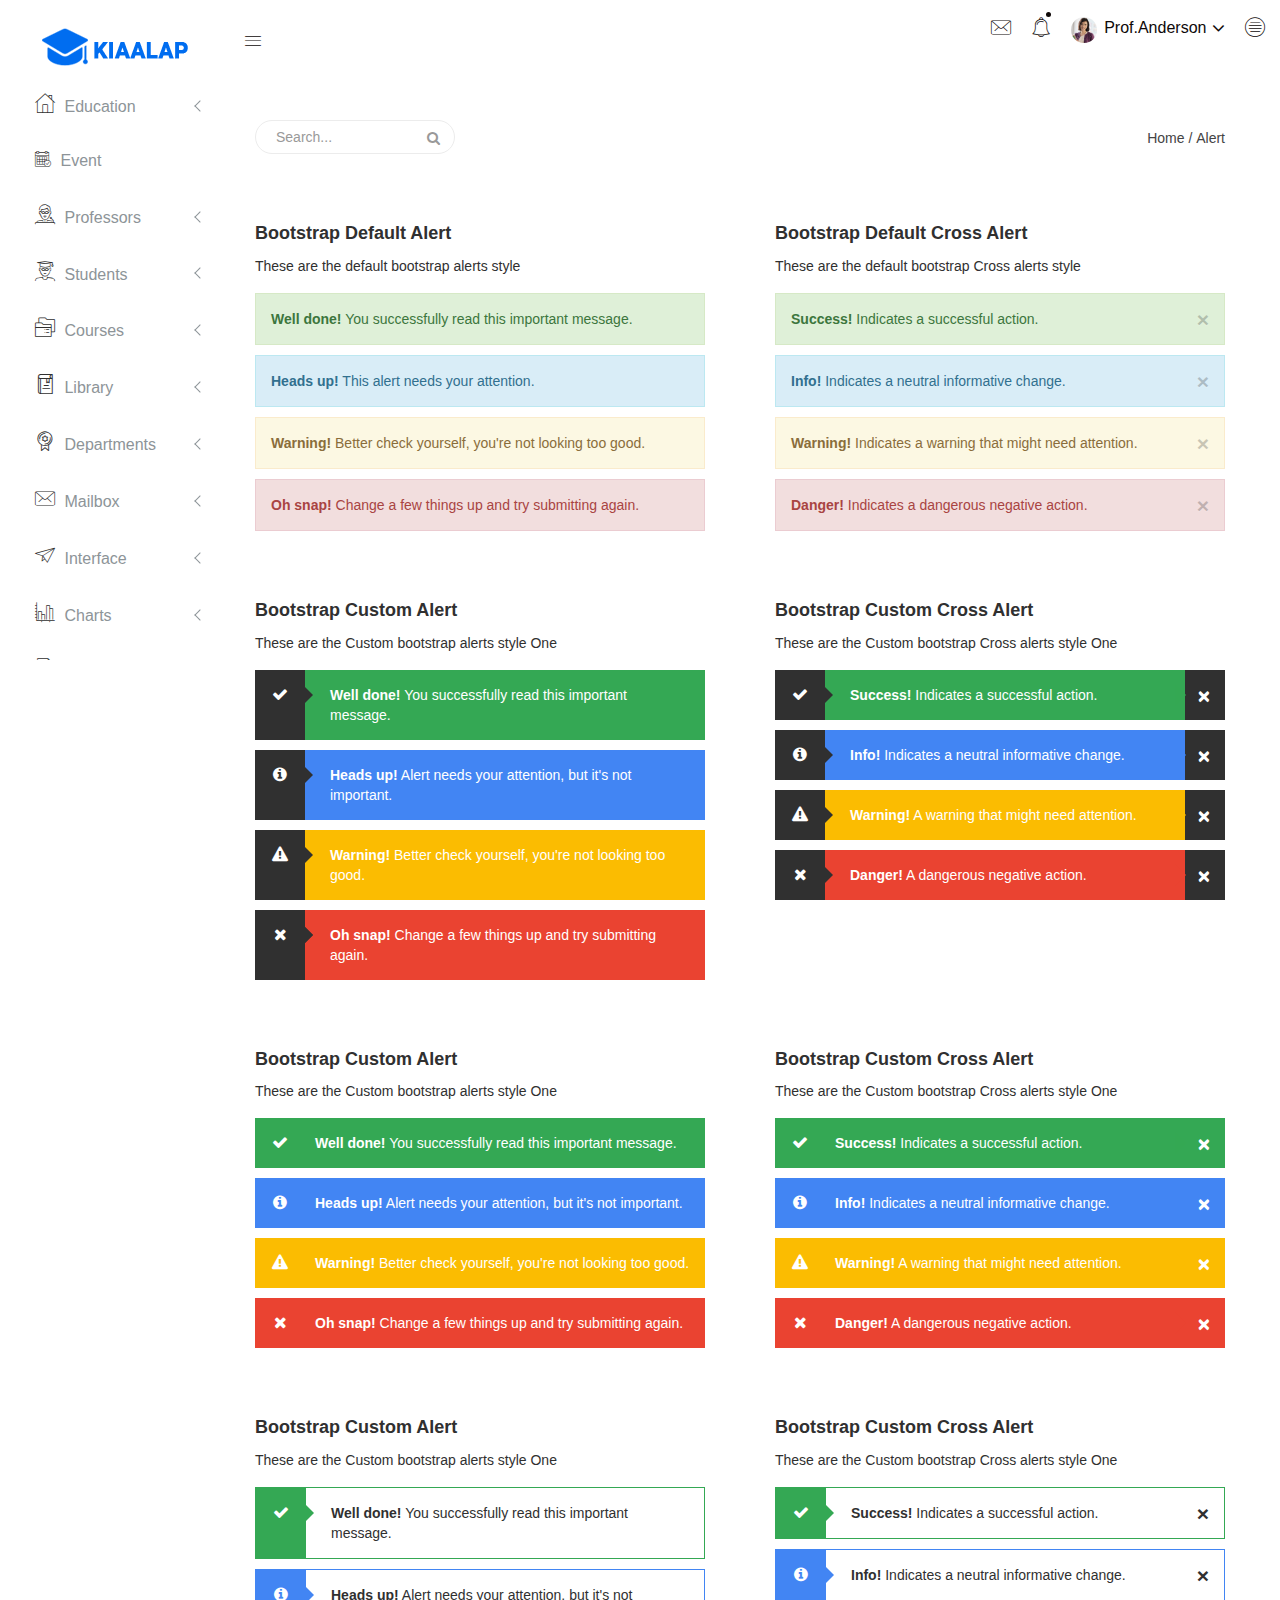
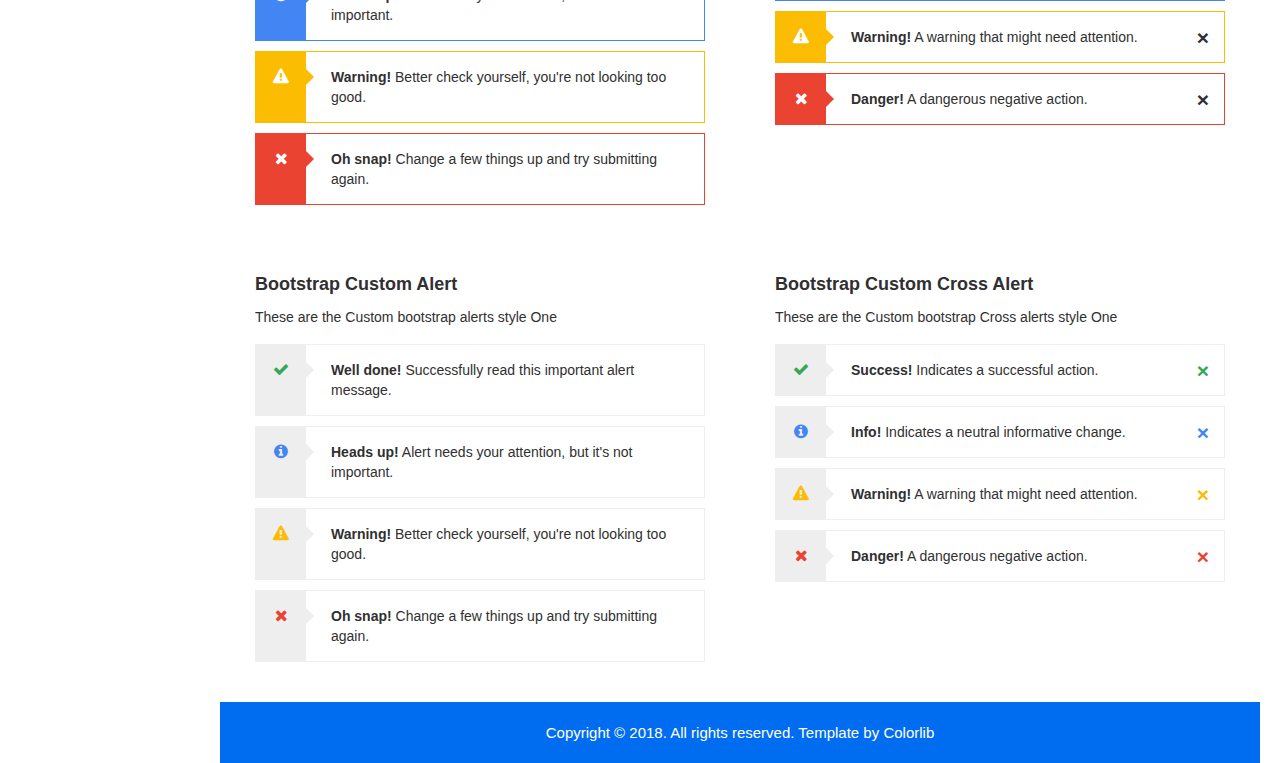
<file: alerts.html>
<!doctype html>
<html class="no-js" lang="en">

<head>
    <meta charset="utf-8">
    <meta http-equiv="x-ua-compatible" content="ie=edge">
    <title>Alert | Kiaalap - Kiaalap Admin Template</title>
    <meta name="description" content="">
    <meta name="viewport" content="width=device-width, initial-scale=1">
    <!-- favicon
		============================================ -->
    <link rel="shortcut icon" type="image/x-icon" href="img/favicon.ico">
    <!-- Google Fonts
		============================================ -->
    <link href="https://fonts.googleapis.com/css?family=Roboto:100,300,400,700,900" rel="stylesheet">
    <!-- Bootstrap CSS
		============================================ -->
    <link rel="stylesheet" href="css/bootstrap.min.css">
    <!-- Bootstrap CSS
		============================================ -->
    <link rel="stylesheet" href="css/font-awesome.min.css">
    <!-- owl.carousel CSS
		============================================ -->
    <link rel="stylesheet" href="css/owl.carousel.css">
    <link rel="stylesheet" href="css/owl.theme.css">
    <link rel="stylesheet" href="css/owl.transitions.css">
    <!-- animate CSS
		============================================ -->
    <link rel="stylesheet" href="css/animate.css">
    <!-- normalize CSS
		============================================ -->
    <link rel="stylesheet" href="css/normalize.css">
    <!-- meanmenu icon CSS
		============================================ -->
    <link rel="stylesheet" href="css/meanmenu.min.css">
    <!-- main CSS
		============================================ -->
    <link rel="stylesheet" href="css/main.css">
    <!-- educate icon CSS
		============================================ -->
    <link rel="stylesheet" href="css/educate-custon-icon.css">
    <!-- morrisjs CSS
		============================================ -->
    <link rel="stylesheet" href="css/morrisjs/morris.css">
    <!-- mCustomScrollbar CSS
		============================================ -->
    <link rel="stylesheet" href="css/scrollbar/jquery.mCustomScrollbar.min.css">
    <!-- metisMenu CSS
		============================================ -->
    <link rel="stylesheet" href="css/metisMenu/metisMenu.min.css">
    <link rel="stylesheet" href="css/metisMenu/metisMenu-vertical.css">
    <!-- calendar CSS
		============================================ -->
    <link rel="stylesheet" href="css/calendar/fullcalendar.min.css">
    <link rel="stylesheet" href="css/calendar/fullcalendar.print.min.css">
    <!-- style CSS
		============================================ -->
    <link rel="stylesheet" href="css/alerts.css">
    <!-- style CSS
		============================================ -->
    <link rel="stylesheet" href="style.css">
    <!-- responsive CSS
		============================================ -->
    <link rel="stylesheet" href="css/responsive.css">
    <!-- modernizr JS
		============================================ -->
    <script src="js/vendor/modernizr-2.8.3.min.js"></script>
</head>

<body>
    <!--[if lt IE 8]>
		<p class="browserupgrade">You are using an <strong>outdated</strong> browser. Please <a href="http://browsehappy.com/">upgrade your browser</a> to improve your experience.</p>
	<![endif]-->
    <!-- Start Left menu area -->
    <div class="left-sidebar-pro">
        <nav id="sidebar" class="">
            <div class="sidebar-header">
                <a href="index.html"><img class="main-logo" src="img/logo/logo.png" alt="" /></a>
                <strong><a href="index.html"><img src="img/logo/logosn.png" alt="" /></a></strong>
            </div>
            <div class="left-custom-menu-adp-wrap comment-scrollbar">
                <nav class="sidebar-nav left-sidebar-menu-pro">
                    <ul class="metismenu" id="menu1">
                        <li>
                            <a class="has-arrow" href="index.html">
								   <span class="educate-icon educate-home icon-wrap"></span>
								   <span class="mini-click-non">Education</span>
								</a>
                            <ul class="submenu-angle" aria-expanded="true">
                                <li><a title="Dashboard v.1" href="index.html"><span class="mini-sub-pro">Dashboard v.1</span></a></li>
                                <li><a title="Dashboard v.2" href="index-1.html"><span class="mini-sub-pro">Dashboard v.2</span></a></li>
                                <li><a title="Dashboard v.3" href="index-2.html"><span class="mini-sub-pro">Dashboard v.3</span></a></li>
                                <li><a title="Analytics" href="analytics.html"><span class="mini-sub-pro">Analytics</span></a></li>
                                <li><a title="Widgets" href="widgets.html"><span class="mini-sub-pro">Widgets</span></a></li>
                            </ul>
                        </li>
                        <li>
                            <a title="Landing Page" href="events.html" aria-expanded="false"><span class="educate-icon educate-event icon-wrap sub-icon-mg" aria-hidden="true"></span> <span class="mini-click-non">Event</span></a>
                        </li>
                        <li>
                            <a class="has-arrow" href="all-professors.html" aria-expanded="false"><span class="educate-icon educate-professor icon-wrap"></span> <span class="mini-click-non">Professors</span></a>
                            <ul class="submenu-angle" aria-expanded="false">
                                <li><a title="All Professors" href="all-professors.html"><span class="mini-sub-pro">All Professors</span></a></li>
                                <li><a title="Add Professor" href="add-professor.html"><span class="mini-sub-pro">Add Professor</span></a></li>
                                <li><a title="Edit Professor" href="edit-professor.html"><span class="mini-sub-pro">Edit Professor</span></a></li>
                                <li><a title="Professor Profile" href="professor-profile.html"><span class="mini-sub-pro">Professor Profile</span></a></li>
                            </ul>
                        </li>
                        <li>
                            <a class="has-arrow" href="all-students.html" aria-expanded="false"><span class="educate-icon educate-student icon-wrap"></span> <span class="mini-click-non">Students</span></a>
                            <ul class="submenu-angle" aria-expanded="false">
                                <li><a title="All Students" href="all-students.html"><span class="mini-sub-pro">All Students</span></a></li>
                                <li><a title="Add Students" href="add-student.html"><span class="mini-sub-pro">Add Student</span></a></li>
                                <li><a title="Edit Students" href="edit-student.html"><span class="mini-sub-pro">Edit Student</span></a></li>
                                <li><a title="Students Profile" href="student-profile.html"><span class="mini-sub-pro">Student Profile</span></a></li>
                            </ul>
                        </li>
                        <li>
                            <a class="has-arrow" href="all-courses.html" aria-expanded="false"><span class="educate-icon educate-course icon-wrap"></span> <span class="mini-click-non">Courses</span></a>
                            <ul class="submenu-angle" aria-expanded="false">
                                <li><a title="All Courses" href="all-courses.html"><span class="mini-sub-pro">All Courses</span></a></li>
                                <li><a title="Add Courses" href="add-course.html"><span class="mini-sub-pro">Add Course</span></a></li>
                                <li><a title="Edit Courses" href="edit-course.html"><span class="mini-sub-pro">Edit Course</span></a></li>
                                <li><a title="Courses Profile" href="course-info.html"><span class="mini-sub-pro">Courses Info</span></a></li>
                                <li><a title="course Payment" href="course-payment.html"><span class="mini-sub-pro">Courses Payment</span></a></li>
                            </ul>
                        </li>
                        <li>
                            <a class="has-arrow" href="all-courses.html" aria-expanded="false"><span class="educate-icon educate-library icon-wrap"></span> <span class="mini-click-non">Library</span></a>
                            <ul class="submenu-angle" aria-expanded="false">
                                <li><a title="All Library" href="library-assets.html"><span class="mini-sub-pro">Library Assets</span></a></li>
                                <li><a title="Add Library" href="add-library-assets.html"><span class="mini-sub-pro">Add Library Asset</span></a></li>
                                <li><a title="Edit Library" href="edit-library-assets.html"><span class="mini-sub-pro">Edit Library Asset</span></a></li>
                            </ul>
                        </li>
                        <li>
                            <a class="has-arrow" href="all-courses.html" aria-expanded="false"><span class="educate-icon educate-department icon-wrap"></span> <span class="mini-click-non">Departments</span></a>
                            <ul class="submenu-angle" aria-expanded="false">
                                <li><a title="Departments List" href="departments.html"><span class="mini-sub-pro">Departments List</span></a></li>
                                <li><a title="Add Departments" href="add-department.html"><span class="mini-sub-pro">Add Departments</span></a></li>
                                <li><a title="Edit Departments" href="edit-department.html"><span class="mini-sub-pro">Edit Departments</span></a></li>
                            </ul>
                        </li>
                        <li>
                            <a class="has-arrow" href="mailbox.html" aria-expanded="false"><span class="educate-icon educate-message icon-wrap"></span> <span class="mini-click-non">Mailbox</span></a>
                            <ul class="submenu-angle" aria-expanded="false">
                                <li><a title="Inbox" href="mailbox.html"><span class="mini-sub-pro">Inbox</span></a></li>
                                <li><a title="View Mail" href="mailbox-view.html"><span class="mini-sub-pro">View Mail</span></a></li>
                                <li><a title="Compose Mail" href="mailbox-compose.html"><span class="mini-sub-pro">Compose Mail</span></a></li>
                            </ul>
                        </li>
                        <li>
                            <a class="has-arrow" href="mailbox.html" aria-expanded="false"><span class="educate-icon educate-interface icon-wrap"></span> <span class="mini-click-non">Interface</span></a>
                            <ul class="submenu-angle interface-mini-nb-dp" aria-expanded="false">
                                <li><a title="Google Map" href="google-map.html"><span class="mini-sub-pro">Google Map</span></a></li>
                                <li><a title="Data Maps" href="data-maps.html"><span class="mini-sub-pro">Data Maps</span></a></li>
                                <li><a title="Pdf Viewer" href="pdf-viewer.html"><span class="mini-sub-pro">Pdf Viewer</span></a></li>
                                <li><a title="X-Editable" href="x-editable.html"><span class="mini-sub-pro">X-Editable</span></a></li>
                                <li><a title="Code Editor" href="code-editor.html"><span class="mini-sub-pro">Code Editor</span></a></li>
                                <li><a title="Tree View" href="tree-view.html"><span class="mini-sub-pro">Tree View</span></a></li>
                                <li><a title="Preloader" href="preloader.html"><span class="mini-sub-pro">Preloader</span></a></li>
                                <li><a title="Images Cropper" href="images-cropper.html"><span class="mini-sub-pro">Images Cropper</span></a></li>
                            </ul>
                        </li>
                        <li>
                            <a class="has-arrow" href="mailbox.html" aria-expanded="false"><span class="educate-icon educate-charts icon-wrap"></span> <span class="mini-click-non">Charts</span></a>
                            <ul class="submenu-angle chart-mini-nb-dp" aria-expanded="false">
                                <li><a title="Bar Charts" href="bar-charts.html"><span class="mini-sub-pro">Bar Charts</span></a></li>
                                <li><a title="Line Charts" href="line-charts.html"><span class="mini-sub-pro">Line Charts</span></a></li>
                                <li><a title="Area Charts" href="area-charts.html"><span class="mini-sub-pro">Area Charts</span></a></li>
                                <li><a title="Rounded Charts" href="rounded-chart.html"><span class="mini-sub-pro">Rounded Charts</span></a></li>
                                <li><a title="C3 Charts" href="c3.html"><span class="mini-sub-pro">C3 Charts</span></a></li>
                                <li><a title="Sparkline Charts" href="sparkline.html"><span class="mini-sub-pro">Sparkline Charts</span></a></li>
                                <li><a title="Peity Charts" href="peity.html"><span class="mini-sub-pro">Peity Charts</span></a></li>
                            </ul>
                        </li>
                        <li>
                            <a class="has-arrow" href="mailbox.html" aria-expanded="false"><span class="educate-icon educate-data-table icon-wrap"></span> <span class="mini-click-non">Data Tables</span></a>
                            <ul class="submenu-angle" aria-expanded="false">
                                <li><a title="Peity Charts" href="static-table.html"><span class="mini-sub-pro">Static Table</span></a></li>
                                <li><a title="Data Table" href="data-table.html"><span class="mini-sub-pro">Data Table</span></a></li>
                            </ul>
                        </li>
                        <li>
                            <a class="has-arrow" href="mailbox.html" aria-expanded="false"><span class="educate-icon educate-form icon-wrap"></span> <span class="mini-click-non">Forms Elements</span></a>
                            <ul class="submenu-angle form-mini-nb-dp" aria-expanded="false">
                                <li><a title="Basic Form Elements" href="basic-form-element.html"><span class="mini-sub-pro">Bc Form Elements</span></a></li>
                                <li><a title="Advance Form Elements" href="advance-form-element.html"><span class="mini-sub-pro">Ad Form Elements</span></a></li>
                                <li><a title="Password Meter" href="password-meter.html"><span class="mini-sub-pro">Password Meter</span></a></li>
                                <li><a title="Multi Upload" href="multi-upload.html"><span class="mini-sub-pro">Multi Upload</span></a></li>
                                <li><a title="Text Editor" href="tinymc.html"><span class="mini-sub-pro">Text Editor</span></a></li>
                                <li><a title="Dual List Box" href="dual-list-box.html"><span class="mini-sub-pro">Dual List Box</span></a></li>
                            </ul>
                        </li>
                        <li class="active">
                            <a class="has-arrow" href="mailbox.html" aria-expanded="false"><span class="educate-icon educate-apps icon-wrap"></span> <span class="mini-click-non">App views</span></a>
                            <ul class="submenu-angle app-mini-nb-dp" aria-expanded="false">
                                <li><a title="Notifications" href="notifications.html"><span class="mini-sub-pro">Notifications</span></a></li>
                                <li><a title="Alerts" href="alerts.html"><span class="mini-sub-pro">Alerts</span></a></li>
                                <li><a title="Modals" href="modals.html"><span class="mini-sub-pro">Modals</span></a></li>
                                <li><a title="Buttons" href="buttons.html"><span class="mini-sub-pro">Buttons</span></a></li>
                                <li><a title="Tabs" href="tabs.html"><span class="mini-sub-pro">Tabs</span></a></li>
                                <li><a title="Accordion" href="accordion.html"><span class="mini-sub-pro">Accordion</span></a></li>
                            </ul>
                        </li>
                        <li id="removable">
                            <a class="has-arrow" href="#" aria-expanded="false"><span class="educate-icon educate-pages icon-wrap"></span> <span class="mini-click-non">Pages</span></a>
                            <ul class="submenu-angle page-mini-nb-dp" aria-expanded="false">
                                <li><a title="Login" href="login.html"><span class="mini-sub-pro">Login</span></a></li>
                                <li><a title="Register" href="register.html"><span class="mini-sub-pro">Register</span></a></li>
                                <li><a title="Lock" href="lock.html"><span class="mini-sub-pro">Lock</span></a></li>
                                <li><a title="Password Recovery" href="password-recovery.html"><span class="mini-sub-pro">Password Recovery</span></a></li>
                                <li><a title="404 Page" href="404.html"><span class="mini-sub-pro">404 Page</span></a></li>
                                <li><a title="500 Page" href="500.html"><span class="mini-sub-pro">500 Page</span></a></li>
                            </ul>
                        </li>
                    </ul>
                </nav>
            </div>
        </nav>
    </div>
    <!-- End Left menu area -->
    <!-- Start Welcome area -->
    <div class="all-content-wrapper">
        <div class="container-fluid">
            <div class="row">
                <div class="col-lg-12 col-md-12 col-sm-12 col-xs-12">
                    <div class="logo-pro">
                        <a href="index.html"><img class="main-logo" src="img/logo/logo.png" alt="" /></a>
                    </div>
                </div>
            </div>
        </div>
        <div class="header-advance-area">
            <div class="header-top-area">
                <div class="container-fluid">
                    <div class="row">
                        <div class="col-lg-12 col-md-12 col-sm-12 col-xs-12">
                            <div class="header-top-wraper">
                                <div class="row">
                                    <div class="col-lg-1 col-md-0 col-sm-1 col-xs-12">
                                        <div class="menu-switcher-pro">
                                            <button type="button" id="sidebarCollapse" class="btn bar-button-pro header-drl-controller-btn btn-info navbar-btn">
													<i class="educate-icon educate-nav"></i>
												</button>
                                        </div>
                                    </div>
                                    <div class="col-lg-6 col-md-7 col-sm-6 col-xs-12">
                                        <div class="header-top-menu tabl-d-n">
                                            <ul class="nav navbar-nav mai-top-nav">
                                                <li class="nav-item"><a href="#" class="nav-link">Home</a>
                                                </li>
                                                <li class="nav-item"><a href="#" class="nav-link">About</a>
                                                </li>
                                                <li class="nav-item"><a href="#" class="nav-link">Services</a>
                                                </li>
                                                <li class="nav-item dropdown res-dis-nn">
                                                    <a href="#" data-toggle="dropdown" role="button" aria-expanded="false" class="nav-link dropdown-toggle">Project <span class="angle-down-topmenu"><i class="fa fa-angle-down"></i></span></a>
                                                    <div role="menu" class="dropdown-menu animated zoomIn">
                                                        <a href="#" class="dropdown-item">Documentation</a>
                                                        <a href="#" class="dropdown-item">Expert Backend</a>
                                                        <a href="#" class="dropdown-item">Expert FrontEnd</a>
                                                        <a href="#" class="dropdown-item">Contact Support</a>
                                                    </div>
                                                </li>
                                                <li class="nav-item"><a href="#" class="nav-link">Support</a>
                                                </li>
                                            </ul>
                                        </div>
                                    </div>
                                    <div class="col-lg-5 col-md-5 col-sm-12 col-xs-12">
                                        <div class="header-right-info">
                                            <ul class="nav navbar-nav mai-top-nav header-right-menu">
                                                <li class="nav-item dropdown">
                                                    <a href="#" data-toggle="dropdown" role="button" aria-expanded="false" class="nav-link dropdown-toggle"><i class="educate-icon educate-message edu-chat-pro" aria-hidden="true"></i><span class="indicator-ms"></span></a>
                                                    <div role="menu" class="author-message-top dropdown-menu animated zoomIn">
                                                        <div class="message-single-top">
                                                            <h1>Message</h1>
                                                        </div>
                                                        <ul class="message-menu">
                                                            <li>
                                                                <a href="#">
                                                                    <div class="message-img">
                                                                        <img src="img/contact/1.jpg" alt="">
                                                                    </div>
                                                                    <div class="message-content">
                                                                        <span class="message-date">16 Sept</span>
                                                                        <h2>Advanda Cro</h2>
                                                                        <p>Please done this project as soon possible.</p>
                                                                    </div>
                                                                </a>
                                                            </li>
                                                            <li>
                                                                <a href="#">
                                                                    <div class="message-img">
                                                                        <img src="img/contact/4.jpg" alt="">
                                                                    </div>
                                                                    <div class="message-content">
                                                                        <span class="message-date">16 Sept</span>
                                                                        <h2>Sulaiman din</h2>
                                                                        <p>Please done this project as soon possible.</p>
                                                                    </div>
                                                                </a>
                                                            </li>
                                                            <li>
                                                                <a href="#">
                                                                    <div class="message-img">
                                                                        <img src="img/contact/3.jpg" alt="">
                                                                    </div>
                                                                    <div class="message-content">
                                                                        <span class="message-date">16 Sept</span>
                                                                        <h2>Victor Jara</h2>
                                                                        <p>Please done this project as soon possible.</p>
                                                                    </div>
                                                                </a>
                                                            </li>
                                                            <li>
                                                                <a href="#">
                                                                    <div class="message-img">
                                                                        <img src="img/contact/2.jpg" alt="">
                                                                    </div>
                                                                    <div class="message-content">
                                                                        <span class="message-date">16 Sept</span>
                                                                        <h2>Victor Jara</h2>
                                                                        <p>Please done this project as soon possible.</p>
                                                                    </div>
                                                                </a>
                                                            </li>
                                                        </ul>
                                                        <div class="message-view">
                                                            <a href="#">View All Messages</a>
                                                        </div>
                                                    </div>
                                                </li>
                                                <li class="nav-item"><a href="#" data-toggle="dropdown" role="button" aria-expanded="false" class="nav-link dropdown-toggle"><i class="educate-icon educate-bell" aria-hidden="true"></i><span class="indicator-nt"></span></a>
                                                    <div role="menu" class="notification-author dropdown-menu animated zoomIn">
                                                        <div class="notification-single-top">
                                                            <h1>Notifications</h1>
                                                        </div>
                                                        <ul class="notification-menu">
                                                            <li>
                                                                <a href="#">
                                                                    <div class="notification-icon">
                                                                        <i class="educate-icon educate-checked edu-checked-pro admin-check-pro" aria-hidden="true"></i>
                                                                    </div>
                                                                    <div class="notification-content">
                                                                        <span class="notification-date">16 Sept</span>
                                                                        <h2>Advanda Cro</h2>
                                                                        <p>Please done this project as soon possible.</p>
                                                                    </div>
                                                                </a>
                                                            </li>
                                                            <li>
                                                                <a href="#">
                                                                    <div class="notification-icon">
                                                                        <i class="fa fa-cloud edu-cloud-computing-down" aria-hidden="true"></i>
                                                                    </div>
                                                                    <div class="notification-content">
                                                                        <span class="notification-date">16 Sept</span>
                                                                        <h2>Sulaiman din</h2>
                                                                        <p>Please done this project as soon possible.</p>
                                                                    </div>
                                                                </a>
                                                            </li>
                                                            <li>
                                                                <a href="#">
                                                                    <div class="notification-icon">
                                                                        <i class="fa fa-eraser edu-shield" aria-hidden="true"></i>
                                                                    </div>
                                                                    <div class="notification-content">
                                                                        <span class="notification-date">16 Sept</span>
                                                                        <h2>Victor Jara</h2>
                                                                        <p>Please done this project as soon possible.</p>
                                                                    </div>
                                                                </a>
                                                            </li>
                                                            <li>
                                                                <a href="#">
                                                                    <div class="notification-icon">
                                                                        <i class="fa fa-line-chart edu-analytics-arrow" aria-hidden="true"></i>
                                                                    </div>
                                                                    <div class="notification-content">
                                                                        <span class="notification-date">16 Sept</span>
                                                                        <h2>Victor Jara</h2>
                                                                        <p>Please done this project as soon possible.</p>
                                                                    </div>
                                                                </a>
                                                            </li>
                                                        </ul>
                                                        <div class="notification-view">
                                                            <a href="#">View All Notification</a>
                                                        </div>
                                                    </div>
                                                </li>
                                                <li class="nav-item">
                                                    <a href="#" data-toggle="dropdown" role="button" aria-expanded="false" class="nav-link dropdown-toggle">
															<img src="img/product/pro4.jpg" alt="" />
															<span class="admin-name">Prof.Anderson</span>
															<i class="fa fa-angle-down edu-icon edu-down-arrow"></i>
														</a>
                                                    <ul role="menu" class="dropdown-header-top author-log dropdown-menu animated zoomIn">
                                                        <li><a href="#"><span class="edu-icon edu-home-admin author-log-ic"></span>My Account</a>
                                                        </li>
                                                        <li><a href="#"><span class="edu-icon edu-user-rounded author-log-ic"></span>My Profile</a>
                                                        </li>
                                                        <li><a href="#"><span class="edu-icon edu-money author-log-ic"></span>User Billing</a>
                                                        </li>
                                                        <li><a href="#"><span class="edu-icon edu-settings author-log-ic"></span>Settings</a>
                                                        </li>
                                                        <li><a href="#"><span class="edu-icon edu-locked author-log-ic"></span>Log Out</a>
                                                        </li>
                                                    </ul>
                                                </li>
                                                <li class="nav-item nav-setting-open"><a href="#" data-toggle="dropdown" role="button" aria-expanded="false" class="nav-link dropdown-toggle"><i class="educate-icon educate-menu"></i></a>

                                                    <div role="menu" class="admintab-wrap menu-setting-wrap menu-setting-wrap-bg dropdown-menu animated zoomIn">
                                                        <ul class="nav nav-tabs custon-set-tab">
                                                            <li class="active"><a data-toggle="tab" href="#Notes">Notes</a>
                                                            </li>
                                                            <li><a data-toggle="tab" href="#Projects">Projects</a>
                                                            </li>
                                                            <li><a data-toggle="tab" href="#Settings">Settings</a>
                                                            </li>
                                                        </ul>

                                                        <div class="tab-content custom-bdr-nt">
                                                            <div id="Notes" class="tab-pane fade in active">
                                                                <div class="notes-area-wrap">
                                                                    <div class="note-heading-indicate">
                                                                        <h2><i class="fa fa-comments-o"></i> Latest Notes</h2>
                                                                        <p>You have 10 new message.</p>
                                                                    </div>
                                                                    <div class="notes-list-area notes-menu-scrollbar">
                                                                        <ul class="notes-menu-list">
                                                                            <li>
                                                                                <a href="#">
                                                                                    <div class="notes-list-flow">
                                                                                        <div class="notes-img">
                                                                                            <img src="img/contact/4.jpg" alt="" />
                                                                                        </div>
                                                                                        <div class="notes-content">
                                                                                            <p> The point of using Lorem Ipsum is that it has a more-or-less normal.</p>
                                                                                            <span>Yesterday 2:45 pm</span>
                                                                                        </div>
                                                                                    </div>
                                                                                </a>
                                                                            </li>
                                                                            <li>
                                                                                <a href="#">
                                                                                    <div class="notes-list-flow">
                                                                                        <div class="notes-img">
                                                                                            <img src="img/contact/1.jpg" alt="" />
                                                                                        </div>
                                                                                        <div class="notes-content">
                                                                                            <p> The point of using Lorem Ipsum is that it has a more-or-less normal.</p>
                                                                                            <span>Yesterday 2:45 pm</span>
                                                                                        </div>
                                                                                    </div>
                                                                                </a>
                                                                            </li>
                                                                            <li>
                                                                                <a href="#">
                                                                                    <div class="notes-list-flow">
                                                                                        <div class="notes-img">
                                                                                            <img src="img/contact/2.jpg" alt="" />
                                                                                        </div>
                                                                                        <div class="notes-content">
                                                                                            <p> The point of using Lorem Ipsum is that it has a more-or-less normal.</p>
                                                                                            <span>Yesterday 2:45 pm</span>
                                                                                        </div>
                                                                                    </div>
                                                                                </a>
                                                                            </li>
                                                                            <li>
                                                                                <a href="#">
                                                                                    <div class="notes-list-flow">
                                                                                        <div class="notes-img">
                                                                                            <img src="img/contact/3.jpg" alt="" />
                                                                                        </div>
                                                                                        <div class="notes-content">
                                                                                            <p> The point of using Lorem Ipsum is that it has a more-or-less normal.</p>
                                                                                            <span>Yesterday 2:45 pm</span>
                                                                                        </div>
                                                                                    </div>
                                                                                </a>
                                                                            </li>
                                                                            <li>
                                                                                <a href="#">
                                                                                    <div class="notes-list-flow">
                                                                                        <div class="notes-img">
                                                                                            <img src="img/contact/4.jpg" alt="" />
                                                                                        </div>
                                                                                        <div class="notes-content">
                                                                                            <p> The point of using Lorem Ipsum is that it has a more-or-less normal.</p>
                                                                                            <span>Yesterday 2:45 pm</span>
                                                                                        </div>
                                                                                    </div>
                                                                                </a>
                                                                            </li>
                                                                            <li>
                                                                                <a href="#">
                                                                                    <div class="notes-list-flow">
                                                                                        <div class="notes-img">
                                                                                            <img src="img/contact/1.jpg" alt="" />
                                                                                        </div>
                                                                                        <div class="notes-content">
                                                                                            <p> The point of using Lorem Ipsum is that it has a more-or-less normal.</p>
                                                                                            <span>Yesterday 2:45 pm</span>
                                                                                        </div>
                                                                                    </div>
                                                                                </a>
                                                                            </li>
                                                                            <li>
                                                                                <a href="#">
                                                                                    <div class="notes-list-flow">
                                                                                        <div class="notes-img">
                                                                                            <img src="img/contact/2.jpg" alt="" />
                                                                                        </div>
                                                                                        <div class="notes-content">
                                                                                            <p> The point of using Lorem Ipsum is that it has a more-or-less normal.</p>
                                                                                            <span>Yesterday 2:45 pm</span>
                                                                                        </div>
                                                                                    </div>
                                                                                </a>
                                                                            </li>
                                                                            <li>
                                                                                <a href="#">
                                                                                    <div class="notes-list-flow">
                                                                                        <div class="notes-img">
                                                                                            <img src="img/contact/1.jpg" alt="" />
                                                                                        </div>
                                                                                        <div class="notes-content">
                                                                                            <p> The point of using Lorem Ipsum is that it has a more-or-less normal.</p>
                                                                                            <span>Yesterday 2:45 pm</span>
                                                                                        </div>
                                                                                    </div>
                                                                                </a>
                                                                            </li>
                                                                            <li>
                                                                                <a href="#">
                                                                                    <div class="notes-list-flow">
                                                                                        <div class="notes-img">
                                                                                            <img src="img/contact/2.jpg" alt="" />
                                                                                        </div>
                                                                                        <div class="notes-content">
                                                                                            <p> The point of using Lorem Ipsum is that it has a more-or-less normal.</p>
                                                                                            <span>Yesterday 2:45 pm</span>
                                                                                        </div>
                                                                                    </div>
                                                                                </a>
                                                                            </li>
                                                                            <li>
                                                                                <a href="#">
                                                                                    <div class="notes-list-flow">
                                                                                        <div class="notes-img">
                                                                                            <img src="img/contact/3.jpg" alt="" />
                                                                                        </div>
                                                                                        <div class="notes-content">
                                                                                            <p> The point of using Lorem Ipsum is that it has a more-or-less normal.</p>
                                                                                            <span>Yesterday 2:45 pm</span>
                                                                                        </div>
                                                                                    </div>
                                                                                </a>
                                                                            </li>
                                                                        </ul>
                                                                    </div>
                                                                </div>
                                                            </div>
                                                            <div id="Projects" class="tab-pane fade">
                                                                <div class="projects-settings-wrap">
                                                                    <div class="note-heading-indicate">
                                                                        <h2><i class="fa fa-cube"></i> Latest projects</h2>
                                                                        <p> You have 20 projects. 5 not completed.</p>
                                                                    </div>
                                                                    <div class="project-st-list-area project-st-menu-scrollbar">
                                                                        <ul class="projects-st-menu-list">
                                                                            <li>
                                                                                <a href="#">
                                                                                    <div class="project-list-flow">
                                                                                        <div class="projects-st-heading">
                                                                                            <h2>Web Development</h2>
                                                                                            <p> The point of using Lorem Ipsum is that it has a more or less normal.</p>
                                                                                            <span class="project-st-time">1 hours ago</span>
                                                                                        </div>
                                                                                        <div class="projects-st-content">
                                                                                            <p>Completion with: 28%</p>
                                                                                            <div class="progress progress-mini">
                                                                                                <div style="width: 28%;" class="progress-bar progress-bar-danger hd-tp-1"></div>
                                                                                            </div>
                                                                                            <p>Project end: 4:00 pm - 12.06.2014</p>
                                                                                        </div>
                                                                                    </div>
                                                                                </a>
                                                                            </li>
                                                                            <li>
                                                                                <a href="#">
                                                                                    <div class="project-list-flow">
                                                                                        <div class="projects-st-heading">
                                                                                            <h2>Software Development</h2>
                                                                                            <p> The point of using Lorem Ipsum is that it has a more or less normal.</p>
                                                                                            <span class="project-st-time">2 hours ago</span>
                                                                                        </div>
                                                                                        <div class="projects-st-content project-rating-cl">
                                                                                            <p>Completion with: 68%</p>
                                                                                            <div class="progress progress-mini">
                                                                                                <div style="width: 68%;" class="progress-bar hd-tp-2"></div>
                                                                                            </div>
                                                                                            <p>Project end: 4:00 pm - 12.06.2014</p>
                                                                                        </div>
                                                                                    </div>
                                                                                </a>
                                                                            </li>
                                                                            <li>
                                                                                <a href="#">
                                                                                    <div class="project-list-flow">
                                                                                        <div class="projects-st-heading">
                                                                                            <h2>Graphic Design</h2>
                                                                                            <p> The point of using Lorem Ipsum is that it has a more or less normal.</p>
                                                                                            <span class="project-st-time">3 hours ago</span>
                                                                                        </div>
                                                                                        <div class="projects-st-content">
                                                                                            <p>Completion with: 78%</p>
                                                                                            <div class="progress progress-mini">
                                                                                                <div style="width: 78%;" class="progress-bar hd-tp-3"></div>
                                                                                            </div>
                                                                                            <p>Project end: 4:00 pm - 12.06.2014</p>
                                                                                        </div>
                                                                                    </div>
                                                                                </a>
                                                                            </li>
                                                                            <li>
                                                                                <a href="#">
                                                                                    <div class="project-list-flow">
                                                                                        <div class="projects-st-heading">
                                                                                            <h2>Web Design</h2>
                                                                                            <p> The point of using Lorem Ipsum is that it has a more or less normal.</p>
                                                                                            <span class="project-st-time">4 hours ago</span>
                                                                                        </div>
                                                                                        <div class="projects-st-content project-rating-cl2">
                                                                                            <p>Completion with: 38%</p>
                                                                                            <div class="progress progress-mini">
                                                                                                <div style="width: 38%;" class="progress-bar progress-bar-danger hd-tp-4"></div>
                                                                                            </div>
                                                                                            <p>Project end: 4:00 pm - 12.06.2014</p>
                                                                                        </div>
                                                                                    </div>
                                                                                </a>
                                                                            </li>
                                                                            <li>
                                                                                <a href="#">
                                                                                    <div class="project-list-flow">
                                                                                        <div class="projects-st-heading">
                                                                                            <h2>Business Card</h2>
                                                                                            <p> The point of using Lorem Ipsum is that it has a more or less normal.</p>
                                                                                            <span class="project-st-time">5 hours ago</span>
                                                                                        </div>
                                                                                        <div class="projects-st-content">
                                                                                            <p>Completion with: 28%</p>
                                                                                            <div class="progress progress-mini">
                                                                                                <div style="width: 28%;" class="progress-bar progress-bar-danger hd-tp-5"></div>
                                                                                            </div>
                                                                                            <p>Project end: 4:00 pm - 12.06.2014</p>
                                                                                        </div>
                                                                                    </div>
                                                                                </a>
                                                                            </li>
                                                                            <li>
                                                                                <a href="#">
                                                                                    <div class="project-list-flow">
                                                                                        <div class="projects-st-heading">
                                                                                            <h2>Ecommerce Business</h2>
                                                                                            <p> The point of using Lorem Ipsum is that it has a more or less normal.</p>
                                                                                            <span class="project-st-time">6 hours ago</span>
                                                                                        </div>
                                                                                        <div class="projects-st-content project-rating-cl">
                                                                                            <p>Completion with: 68%</p>
                                                                                            <div class="progress progress-mini">
                                                                                                <div style="width: 68%;" class="progress-bar hd-tp-6"></div>
                                                                                            </div>
                                                                                            <p>Project end: 4:00 pm - 12.06.2014</p>
                                                                                        </div>
                                                                                    </div>
                                                                                </a>
                                                                            </li>
                                                                            <li>
                                                                                <a href="#">
                                                                                    <div class="project-list-flow">
                                                                                        <div class="projects-st-heading">
                                                                                            <h2>Woocommerce Plugin</h2>
                                                                                            <p> The point of using Lorem Ipsum is that it has a more or less normal.</p>
                                                                                            <span class="project-st-time">7 hours ago</span>
                                                                                        </div>
                                                                                        <div class="projects-st-content">
                                                                                            <p>Completion with: 78%</p>
                                                                                            <div class="progress progress-mini">
                                                                                                <div style="width: 78%;" class="progress-bar"></div>
                                                                                            </div>
                                                                                            <p>Project end: 4:00 pm - 12.06.2014</p>
                                                                                        </div>
                                                                                    </div>
                                                                                </a>
                                                                            </li>
                                                                            <li>
                                                                                <a href="#">
                                                                                    <div class="project-list-flow">
                                                                                        <div class="projects-st-heading">
                                                                                            <h2>Wordpress Theme</h2>
                                                                                            <p> The point of using Lorem Ipsum is that it has a more or less normal.</p>
                                                                                            <span class="project-st-time">9 hours ago</span>
                                                                                        </div>
                                                                                        <div class="projects-st-content project-rating-cl2">
                                                                                            <p>Completion with: 38%</p>
                                                                                            <div class="progress progress-mini">
                                                                                                <div style="width: 38%;" class="progress-bar progress-bar-danger"></div>
                                                                                            </div>
                                                                                            <p>Project end: 4:00 pm - 12.06.2014</p>
                                                                                        </div>
                                                                                    </div>
                                                                                </a>
                                                                            </li>
                                                                        </ul>
                                                                    </div>
                                                                </div>
                                                            </div>
                                                            <div id="Settings" class="tab-pane fade">
                                                                <div class="setting-panel-area">
                                                                    <div class="note-heading-indicate">
                                                                        <h2><i class="fa fa-gears"></i> Settings Panel</h2>
                                                                        <p> You have 20 Settings. 5 not completed.</p>
                                                                    </div>
                                                                    <ul class="setting-panel-list">
                                                                        <li>
                                                                            <div class="checkbox-setting-pro">
                                                                                <div class="checkbox-title-pro">
                                                                                    <h2>Show notifications</h2>
                                                                                    <div class="ts-custom-check">
                                                                                        <div class="onoffswitch">
                                                                                            <input type="checkbox" name="collapsemenu" class="onoffswitch-checkbox" id="example">
                                                                                            <label class="onoffswitch-label" for="example">
																									<span class="onoffswitch-inner"></span>
																									<span class="onoffswitch-switch"></span>
																								</label>
                                                                                        </div>
                                                                                    </div>
                                                                                </div>
                                                                            </div>
                                                                        </li>
                                                                        <li>
                                                                            <div class="checkbox-setting-pro">
                                                                                <div class="checkbox-title-pro">
                                                                                    <h2>Disable Chat</h2>
                                                                                    <div class="ts-custom-check">
                                                                                        <div class="onoffswitch">
                                                                                            <input type="checkbox" name="collapsemenu" class="onoffswitch-checkbox" id="example3">
                                                                                            <label class="onoffswitch-label" for="example3">
																									<span class="onoffswitch-inner"></span>
																									<span class="onoffswitch-switch"></span>
																								</label>
                                                                                        </div>
                                                                                    </div>
                                                                                </div>
                                                                            </div>
                                                                        </li>
                                                                        <li>
                                                                            <div class="checkbox-setting-pro">
                                                                                <div class="checkbox-title-pro">
                                                                                    <h2>Enable history</h2>
                                                                                    <div class="ts-custom-check">
                                                                                        <div class="onoffswitch">
                                                                                            <input type="checkbox" name="collapsemenu" class="onoffswitch-checkbox" id="example4">
                                                                                            <label class="onoffswitch-label" for="example4">
																									<span class="onoffswitch-inner"></span>
																									<span class="onoffswitch-switch"></span>
																								</label>
                                                                                        </div>
                                                                                    </div>
                                                                                </div>
                                                                            </div>
                                                                        </li>
                                                                        <li>
                                                                            <div class="checkbox-setting-pro">
                                                                                <div class="checkbox-title-pro">
                                                                                    <h2>Show charts</h2>
                                                                                    <div class="ts-custom-check">
                                                                                        <div class="onoffswitch">
                                                                                            <input type="checkbox" name="collapsemenu" class="onoffswitch-checkbox" id="example7">
                                                                                            <label class="onoffswitch-label" for="example7">
																									<span class="onoffswitch-inner"></span>
																									<span class="onoffswitch-switch"></span>
																								</label>
                                                                                        </div>
                                                                                    </div>
                                                                                </div>
                                                                            </div>
                                                                        </li>
                                                                        <li>
                                                                            <div class="checkbox-setting-pro">
                                                                                <div class="checkbox-title-pro">
                                                                                    <h2>Update everyday</h2>
                                                                                    <div class="ts-custom-check">
                                                                                        <div class="onoffswitch">
                                                                                            <input type="checkbox" name="collapsemenu" checked="" class="onoffswitch-checkbox" id="example2">
                                                                                            <label class="onoffswitch-label" for="example2">
																									<span class="onoffswitch-inner"></span>
																									<span class="onoffswitch-switch"></span>
																								</label>
                                                                                        </div>
                                                                                    </div>
                                                                                </div>
                                                                            </div>
                                                                        </li>
                                                                        <li>
                                                                            <div class="checkbox-setting-pro">
                                                                                <div class="checkbox-title-pro">
                                                                                    <h2>Global search</h2>
                                                                                    <div class="ts-custom-check">
                                                                                        <div class="onoffswitch">
                                                                                            <input type="checkbox" name="collapsemenu" checked="" class="onoffswitch-checkbox" id="example6">
                                                                                            <label class="onoffswitch-label" for="example6">
																									<span class="onoffswitch-inner"></span>
																									<span class="onoffswitch-switch"></span>
																								</label>
                                                                                        </div>
                                                                                    </div>
                                                                                </div>
                                                                            </div>
                                                                        </li>
                                                                        <li>
                                                                            <div class="checkbox-setting-pro">
                                                                                <div class="checkbox-title-pro">
                                                                                    <h2>Offline users</h2>
                                                                                    <div class="ts-custom-check">
                                                                                        <div class="onoffswitch">
                                                                                            <input type="checkbox" name="collapsemenu" checked="" class="onoffswitch-checkbox" id="example5">
                                                                                            <label class="onoffswitch-label" for="example5">
																									<span class="onoffswitch-inner"></span>
																									<span class="onoffswitch-switch"></span>
																								</label>
                                                                                        </div>
                                                                                    </div>
                                                                                </div>
                                                                            </div>
                                                                        </li>
                                                                    </ul>

                                                                </div>
                                                            </div>
                                                        </div>
                                                    </div>
                                                </li>
                                            </ul>
                                        </div>
                                    </div>
                                </div>
                            </div>
                        </div>
                    </div>
                </div>
            </div>
            <!-- Mobile Menu start -->
            <div class="mobile-menu-area">
                <div class="container">
                    <div class="row">
                        <div class="col-lg-12 col-md-12 col-sm-12 col-xs-12">
                            <div class="mobile-menu">
                                <nav id="dropdown">
                                    <ul class="mobile-menu-nav">
                                        <li><a data-toggle="collapse" data-target="#Charts" href="#">Home <span class="admin-project-icon edu-icon edu-down-arrow"></span></a>
                                            <ul class="collapse dropdown-header-top">
                                                <li><a href="index.html">Dashboard v.1</a></li>
                                                <li><a href="index-1.html">Dashboard v.2</a></li>
                                                <li><a href="index-3.html">Dashboard v.3</a></li>
                                                <li><a href="analytics.html">Analytics</a></li>
                                                <li><a href="widgets.html">Widgets</a></li>
                                            </ul>
                                        </li>
                                        <li><a href="events.html">Event</a></li>
                                        <li><a data-toggle="collapse" data-target="#demoevent" href="#">Professors <span class="admin-project-icon edu-icon edu-down-arrow"></span></a>
                                            <ul id="demoevent" class="collapse dropdown-header-top">
                                                <li><a href="all-professors.html">All Professors</a>
                                                </li>
                                                <li><a href="add-professor.html">Add Professor</a>
                                                </li>
                                                <li><a href="edit-professor.html">Edit Professor</a>
                                                </li>
                                                <li><a href="professor-profile.html">Professor Profile</a>
                                                </li>
                                            </ul>
                                        </li>
                                        <li><a data-toggle="collapse" data-target="#demopro" href="#">Students <span class="admin-project-icon edu-icon edu-down-arrow"></span></a>
                                            <ul id="demopro" class="collapse dropdown-header-top">
                                                <li><a href="all-students.html">All Students</a>
                                                </li>
                                                <li><a href="add-student.html">Add Student</a>
                                                </li>
                                                <li><a href="edit-student.html">Edit Student</a>
                                                </li>
                                                <li><a href="student-profile.html">Student Profile</a>
                                                </li>
                                            </ul>
                                        </li>
                                        <li><a data-toggle="collapse" data-target="#democrou" href="#">Courses <span class="admin-project-icon edu-icon edu-down-arrow"></span></a>
                                            <ul id="democrou" class="collapse dropdown-header-top">
                                                <li><a href="all-courses.html">All Courses</a>
                                                </li>
                                                <li><a href="add-course.html">Add Course</a>
                                                </li>
                                                <li><a href="edit-course.html">Edit Course</a>
                                                </li>
                                                <li><a href="course-profile.html">Courses Info</a>
                                                </li>
                                                <li><a href="course-payment.html">Courses Payment</a>
                                                </li>
                                            </ul>
                                        </li>
                                        <li><a data-toggle="collapse" data-target="#demolibra" href="#">Library <span class="admin-project-icon edu-icon edu-down-arrow"></span></a>
                                            <ul id="demolibra" class="collapse dropdown-header-top">
                                                <li><a href="library-assets.html">Library Assets</a>
                                                </li>
                                                <li><a href="add-library-assets.html">Add Library Asset</a>
                                                </li>
                                                <li><a href="edit-library-assets.html">Edit Library Asset</a>
                                                </li>
                                            </ul>
                                        </li>
                                        <li><a data-toggle="collapse" data-target="#demodepart" href="#">Departments <span class="admin-project-icon edu-icon edu-down-arrow"></span></a>
                                            <ul id="demodepart" class="collapse dropdown-header-top">
                                                <li><a href="departments.html">Departments List</a>
                                                </li>
                                                <li><a href="add-department.html">Add Departments</a>
                                                </li>
                                                <li><a href="edit-department.html">Edit Departments</a>
                                                </li>
                                            </ul>
                                        </li>
                                        <li><a data-toggle="collapse" data-target="#demomi" href="#">Mailbox <span class="admin-project-icon edu-icon edu-down-arrow"></span></a>
                                            <ul id="demomi" class="collapse dropdown-header-top">
                                                <li><a href="mailbox.html">Inbox</a>
                                                </li>
                                                <li><a href="mailbox-view.html">View Mail</a>
                                                </li>
                                                <li><a href="mailbox-compose.html">Compose Mail</a>
                                                </li>
                                            </ul>
                                        </li>
                                        <li><a data-toggle="collapse" data-target="#Miscellaneousmob" href="#">Interface <span class="admin-project-icon edu-icon edu-down-arrow"></span></a>
                                            <ul id="Miscellaneousmob" class="collapse dropdown-header-top">
                                                <li><a href="google-map.html">Google Map</a>
                                                </li>
                                                <li><a href="data-maps.html">Data Maps</a>
                                                </li>
                                                <li><a href="pdf-viewer.html">Pdf Viewer</a>
                                                </li>
                                                <li><a href="x-editable.html">X-Editable</a>
                                                </li>
                                                <li><a href="code-editor.html">Code Editor</a>
                                                </li>
                                                <li><a href="tree-view.html">Tree View</a>
                                                </li>
                                                <li><a href="preloader.html">Preloader</a>
                                                </li>
                                                <li><a href="images-cropper.html">Images Cropper</a>
                                                </li>
                                            </ul>
                                        </li>
                                        <li><a data-toggle="collapse" data-target="#Chartsmob" href="#">Charts <span class="admin-project-icon edu-icon edu-down-arrow"></span></a>
                                            <ul id="Chartsmob" class="collapse dropdown-header-top">
                                                <li><a href="bar-charts.html">Bar Charts</a>
                                                </li>
                                                <li><a href="line-charts.html">Line Charts</a>
                                                </li>
                                                <li><a href="area-charts.html">Area Charts</a>
                                                </li>
                                                <li><a href="rounded-chart.html">Rounded Charts</a>
                                                </li>
                                                <li><a href="c3.html">C3 Charts</a>
                                                </li>
                                                <li><a href="sparkline.html">Sparkline Charts</a>
                                                </li>
                                                <li><a href="peity.html">Peity Charts</a>
                                                </li>
                                            </ul>
                                        </li>
                                        <li><a data-toggle="collapse" data-target="#Tablesmob" href="#">Tables <span class="admin-project-icon edu-icon edu-down-arrow"></span></a>
                                            <ul id="Tablesmob" class="collapse dropdown-header-top">
                                                <li><a href="static-table.html">Static Table</a>
                                                </li>
                                                <li><a href="data-table.html">Data Table</a>
                                                </li>
                                            </ul>
                                        </li>
                                        <li><a data-toggle="collapse" data-target="#formsmob" href="#">Forms <span class="admin-project-icon edu-icon edu-down-arrow"></span></a>
                                            <ul id="formsmob" class="collapse dropdown-header-top">
                                                <li><a href="basic-form-element.html">Basic Form Elements</a>
                                                </li>
                                                <li><a href="advance-form-element.html">Advanced Form Elements</a>
                                                </li>
                                                <li><a href="password-meter.html">Password Meter</a>
                                                </li>
                                                <li><a href="multi-upload.html">Multi Upload</a>
                                                </li>
                                                <li><a href="tinymc.html">Text Editor</a>
                                                </li>
                                                <li><a href="dual-list-box.html">Dual List Box</a>
                                                </li>
                                            </ul>
                                        </li>
                                        <li><a data-toggle="collapse" data-target="#Appviewsmob" href="#">App views <span class="admin-project-icon edu-icon edu-down-arrow"></span></a>
                                            <ul id="Appviewsmob" class="collapse dropdown-header-top">
                                                <li><a href="basic-form-element.html">Basic Form Elements</a>
                                                </li>
                                                <li><a href="advance-form-element.html">Advanced Form Elements</a>
                                                </li>
                                                <li><a href="password-meter.html">Password Meter</a>
                                                </li>
                                                <li><a href="multi-upload.html">Multi Upload</a>
                                                </li>
                                                <li><a href="tinymc.html">Text Editor</a>
                                                </li>
                                                <li><a href="dual-list-box.html">Dual List Box</a>
                                                </li>
                                            </ul>
                                        </li>
                                        <li><a data-toggle="collapse" data-target="#Pagemob" href="#">Pages <span class="admin-project-icon edu-icon edu-down-arrow"></span></a>
                                            <ul id="Pagemob" class="collapse dropdown-header-top">
                                                <li><a href="login.html">Login</a>
                                                </li>
                                                <li><a href="register.html">Register</a>
                                                </li>
                                                <li><a href="lock.html">Lock</a>
                                                </li>
                                                <li><a href="password-recovery.html">Password Recovery</a>
                                                </li>
                                                <li><a href="404.html">404 Page</a></li>
                                                <li><a href="500.html">500 Page</a></li>
                                            </ul>
                                        </li>
                                    </ul>
                                </nav>
                            </div>
                        </div>
                    </div>
                </div>
            </div>
            <!-- Mobile Menu end -->
            <div class="breadcome-area">
                <div class="container-fluid">
                    <div class="row">
                        <div class="col-lg-12 col-md-12 col-sm-12 col-xs-12">
                            <div class="breadcome-list single-page-breadcome">
                                <div class="row">
                                    <div class="col-lg-6 col-md-6 col-sm-6 col-xs-12">
                                        <div class="breadcome-heading">
                                            <form role="search" class="sr-input-func">
                                                <input type="text" placeholder="Search..." class="search-int form-control">
                                                <a href="#"><i class="fa fa-search"></i></a>
                                            </form>
                                        </div>
                                    </div>
                                    <div class="col-lg-6 col-md-6 col-sm-6 col-xs-12">
                                        <ul class="breadcome-menu">
                                            <li><a href="#">Home</a> <span class="bread-slash">/</span>
                                            </li>
                                            <li><span class="bread-blod">Alert</span>
                                            </li>
                                        </ul>
                                    </div>
                                </div>
                            </div>
                        </div>
                    </div>
                </div>
            </div>
        </div>
        <!-- Alert Start-->
        <div class="alert-area mg-b-15">
            <div class="container-fluid">
                <div class="row">
                    <div class="col-lg-6 col-md-6 col-sm-6 col-xs-12">
                        <div class="alert-wrap1 shadow-inner wrap-alert-b">
                            <div class="alert-title">
                                <h2>Bootstrap Default Alert</h2>
                                <p>These are the default bootstrap alerts style</p>
                            </div>
                            <div class="alert alert-success" role="alert">
                                <strong>Well done!</strong> You successfully read this important message.
                            </div>
                            <div class="alert alert-info" role="alert">
                                <strong>Heads up!</strong> This alert needs your attention.
                            </div>
                            <div class="alert alert-warning" role="alert">
                                <strong>Warning!</strong> Better check yourself, you're not looking too good.
                            </div>
                            <div class="alert alert-danger alert-mg-b" role="alert">
                                <strong>Oh snap!</strong> Change a few things up and try submitting again.
                            </div>
                        </div>
                    </div>
                    <div class="col-lg-6 col-md-6 col-sm-6 col-xs-12">
                        <div class="alert-wrap2 shadow-inner wrap-alert-b">
                            <div class="alert-title">
                                <h2>Bootstrap Default Cross Alert</h2>
                                <p>These are the default bootstrap Cross alerts style</p>
                            </div>
                            <div class="alert alert-success">
                                <button type="button" class="close" data-dismiss="alert" aria-label="Close">
										<span aria-hidden="true">&times;</span>
									</button>
                                <strong>Success!</strong> Indicates a successful action.
                            </div>
                            <div class="alert alert-info">
                                <button type="button" class="close" data-dismiss="alert" aria-label="Close">
										<span aria-hidden="true">&times;</span>
									</button>
                                <strong>Info!</strong> Indicates a neutral informative change.
                            </div>
                            <div class="alert alert-warning">
                                <button type="button" class="close" data-dismiss="alert" aria-label="Close">
										<span aria-hidden="true">&times;</span>
									</button>
                                <strong>Warning!</strong> Indicates a warning that might need attention.
                            </div>
                            <div class="alert alert-danger alert-mg-b">
                                <button type="button" class="close" data-dismiss="alert" aria-label="Close">
										<span aria-hidden="true">&times;</span>
									</button>
                                <strong>Danger!</strong> Indicates a dangerous negative action.
                            </div>
                        </div>
                    </div>
                </div>
                <div class="row">
                    <div class="col-lg-6 col-md-6 col-sm-6 col-xs-12">
                        <div class="alert-icon shadow-inner wrap-alert-b">
                            <div class="alert-title">
                                <h2>Bootstrap Custom Alert</h2>
                                <p>These are the Custom bootstrap alerts style One</p>
                            </div>
                            <div class="alert alert-success alert-st-one" role="alert">
                                <i class="fa fa-check edu-checked-pro admin-check-pro" aria-hidden="true"></i>
                                <p class="message-mg-rt"><strong>Well done!</strong> You successfully read this important message.</p>
                            </div>
                            <div class="alert alert-info alert-st-two" role="alert">
                                <i class="fa fa-info-circle edu-inform admin-check-pro" aria-hidden="true"></i>
                                <p class="message-mg-rt"><strong>Heads up!</strong> Alert needs your attention, but it's not important.</p>
                            </div>
                            <div class="alert alert-warning alert-st-three" role="alert">
                                <i class="fa fa-exclamation-triangle edu-warning-danger admin-check-pro" aria-hidden="true"></i>
                                <p class="message-mg-rt"><strong>Warning!</strong> Better check yourself, you're not looking too good.</p>
                            </div>
                            <div class="alert alert-danger alert-mg-b alert-st-four" role="alert">
                                <i class="fa fa-window-close edu-danger-error admin-check-pro" aria-hidden="true"></i>
                                <i class="fa fa-times edu-danger-error admin-check-pro" aria-hidden="true"></i>
                                <p class="message-mg-rt"><strong>Oh snap!</strong> Change a few things up and try submitting again.</p>
                            </div>
                        </div>
                    </div>
                    <div class="col-lg-6 col-md-6 col-sm-6 col-xs-12">
                        <div class="alert-icon shadow-inner wrap-alert-b">
                            <div class="alert-title">
                                <h2>Bootstrap Custom Cross Alert</h2>
                                <p>These are the Custom bootstrap Cross alerts style One</p>
                            </div>
                            <div class="alert alert-success alert-success-style1">
                                <button type="button" class="close sucess-op" data-dismiss="alert" aria-label="Close">
										<span class="icon-sc-cl" aria-hidden="true">&times;</span>
									</button>
                                <i class="fa fa-check edu-checked-pro admin-check-pro" aria-hidden="true"></i>
                                <p><strong>Success!</strong> Indicates a successful action.</p>
                            </div>
                            <div class="alert alert-info alert-success-style2">
                                <button type="button" class="close sucess-op" data-dismiss="alert" aria-label="Close">
										<span class="icon-sc-cl" aria-hidden="true">&times;</span>
									</button>
                                <i class="fa fa-info-circle edu-inform admin-check-pro" aria-hidden="true"></i>
                                <p><strong>Info!</strong> Indicates a neutral informative change.</p>
                            </div>
                            <div class="alert alert-warning alert-success-style3">
                                <button type="button" class="close sucess-op" data-dismiss="alert" aria-label="Close">
										<span class="icon-sc-cl" aria-hidden="true">&times;</span>
									</button>
                                <i class="fa fa-exclamation-triangle edu-warning-danger admin-check-pro" aria-hidden="true"></i>
                                <p><strong>Warning!</strong> A warning that might need attention.</p>
                            </div>
                            <div class="alert alert-danger alert-mg-b alert-success-style4">
                                <button type="button" class="close sucess-op" data-dismiss="alert" aria-label="Close">
										<span class="icon-sc-cl" aria-hidden="true">&times;</span>
									</button>
                                <i class="fa fa-times edu-danger-error admin-check-pro" aria-hidden="true"></i>
                                <p><strong>Danger!</strong> A dangerous negative action.</p>
                            </div>
                        </div>
                    </div>
                </div>
                <div class="row">
                    <div class="col-lg-6 col-md-6 col-sm-6 col-xs-12">
                        <div class="alert-icon shadow-inner wrap-alert-b">
                            <div class="alert-title">
                                <h2>Bootstrap Custom Alert</h2>
                                <p>These are the Custom bootstrap alerts style One</p>
                            </div>
                            <div class="alert alert-success alert-st-one" role="alert">
                                <i class="fa fa-check edu-checked-pro admin-check-pro admin-check-pro-none" aria-hidden="true"></i>
                                <p class="message-mg-rt message-alert-none"><strong>Well done!</strong> You successfully read this important message.</p>
                            </div>
                            <div class="alert alert-info alert-st-two" role="alert">
                                <i class="fa fa-info-circle edu-inform admin-check-pro admin-check-pro-none" aria-hidden="true"></i>
                                <p class="message-mg-rt message-alert-none"><strong>Heads up!</strong> Alert needs your attention, but it's not important.</p>
                            </div>
                            <div class="alert alert-warning alert-st-three" role="alert">
                                <i class="fa fa-exclamation-triangle edu-warning-danger admin-check-pro admin-check-pro-none" aria-hidden="true"></i>
                                <p class="message-mg-rt message-alert-none"><strong>Warning!</strong> Better check yourself, you're not looking too good.</p>
                            </div>
                            <div class="alert alert-danger alert-mg-b alert-st-four" role="alert">
                                <i class="fa fa-times edu-danger-error admin-check-pro admin-check-pro-none" aria-hidden="true"></i>
                                <p class="message-mg-rt message-alert-none"><strong>Oh snap!</strong> Change a few things up and try submitting again.</p>
                            </div>
                        </div>
                    </div>
                    <div class="col-lg-6 col-md-6 col-sm-6 col-xs-12">
                        <div class="alert-icon shadow-inner wrap-alert-b">
                            <div class="alert-title">
                                <h2>Bootstrap Custom Cross Alert</h2>
                                <p>These are the Custom bootstrap Cross alerts style One</p>
                            </div>
                            <div class="alert alert-success alert-success-style1 alert-success-stylenone">
                                <button type="button" class="close sucess-op" data-dismiss="alert" aria-label="Close">
										<span class="icon-sc-cl" aria-hidden="true">&times;</span>
									</button>
                                <i class="fa fa-check edu-checked-pro admin-check-sucess admin-check-pro-none" aria-hidden="true"></i>
                                <p class="message-alert-none"><strong>Success!</strong> Indicates a successful action.</p>
                            </div>
                            <div class="alert alert-info alert-success-style2 alert-success-stylenone">
                                <button type="button" class="close sucess-op" data-dismiss="alert" aria-label="Close">
										<span class="icon-sc-cl" aria-hidden="true">&times;</span>
									</button>
                                <i class="fa fa-info-circle edu-inform admin-check-sucess admin-check-pro-none" aria-hidden="true"></i>
                                <p class="message-alert-none"><strong>Info!</strong> Indicates a neutral informative change.</p>
                            </div>
                            <div class="alert alert-warning alert-success-style3 alert-success-stylenone">
                                <button type="button" class="close sucess-op" data-dismiss="alert" aria-label="Close">
										<span class="icon-sc-cl" aria-hidden="true">&times;</span>
									</button>
                                <i class="fa fa-exclamation-triangle edu-warning-danger admin-check-pro admin-check-pro-none" aria-hidden="true"></i>
                                <p class="message-alert-none"><strong>Warning!</strong> A warning that might need attention.</p>
                            </div>
                            <div class="alert alert-danger alert-mg-b alert-success-style4 alert-success-stylenone">
                                <button type="button" class="close sucess-op" data-dismiss="alert" aria-label="Close">
										<span class="icon-sc-cl" aria-hidden="true">&times;</span>
									</button>
                                <i class="fa fa-times edu-danger-error admin-check-pro admin-check-pro-none" aria-hidden="true"></i>
                                <p class="message-alert-none"><strong>Danger!</strong> A dangerous negative action.</p>
                            </div>
                        </div>
                    </div>
                </div>
                <div class="row">
                    <div class="col-lg-6 col-md-6 col-sm-6 col-xs-12">
                        <div class="alert-icon shadow-inner wrap-alert-b">
                            <div class="alert-title">
                                <h2>Bootstrap Custom Alert</h2>
                                <p>These are the Custom bootstrap alerts style One</p>
                            </div>
                            <div class="alert alert-success alert-st-one alert-st-bg" role="alert">
                                <i class="fa fa-check edu-checked-pro admin-check-pro admin-check-pro-clr" aria-hidden="true"></i>
                                <p class="message-mg-rt"><strong>Well done!</strong> You successfully read this important message.</p>
                            </div>
                            <div class="alert alert-info alert-st-two alert-st-bg1" role="alert">
                                <i class="fa fa-info-circle edu-inform admin-check-pro admin-check-pro-clr1" aria-hidden="true"></i>
                                <p class="message-mg-rt"><strong>Heads up!</strong> Alert needs your attention, but it's not important.</p>
                            </div>
                            <div class="alert alert-warning alert-st-three alert-st-bg2" role="alert">
                                <i class="fa fa-exclamation-triangle edu-warning-danger admin-check-pro admin-check-pro-clr2" aria-hidden="true"></i>
                                <p class="message-mg-rt"><strong>Warning!</strong> Better check yourself, you're not looking too good.</p>
                            </div>
                            <div class="alert alert-danger alert-mg-b alert-st-four alert-st-bg3" role="alert">
                                <i class="fa fa-times edu-danger-error admin-check-pro admin-check-pro-clr3" aria-hidden="true"></i>
                                <p class="message-mg-rt"><strong>Oh snap!</strong> Change a few things up and try submitting again.</p>
                            </div>
                        </div>
                    </div>
                    <div class="col-lg-6 col-md-6 col-sm-6 col-xs-12">
                        <div class="alert-icon shadow-inner wrap-alert-b">
                            <div class="alert-title">
                                <h2>Bootstrap Custom Cross Alert</h2>
                                <p>These are the Custom bootstrap Cross alerts style One</p>
                            </div>
                            <div class="alert alert-success alert-success-style1 alert-st-bg">
                                <button type="button" class="close sucess-op" data-dismiss="alert" aria-label="Close">
										<span class="icon-sc-cl" aria-hidden="true">&times;</span>
									</button>
                                <i class="fa fa-check edu-checked-pro admin-check-pro admin-check-pro-clr" aria-hidden="true"></i>
                                <p><strong>Success!</strong> Indicates a successful action.</p>
                            </div>
                            <div class="alert alert-info alert-success-style2 alert-st-bg1">
                                <button type="button" class="close sucess-op" data-dismiss="alert" aria-label="Close">
										<span class="icon-sc-cl" aria-hidden="true">&times;</span>
									</button>
                                <i class="fa fa-info-circle edu-inform admin-check-pro admin-check-pro-clr1" aria-hidden="true"></i>
                                <p><strong>Info!</strong> Indicates a neutral informative change.</p>
                            </div>
                            <div class="alert alert-warning alert-success-style3 alert-st-bg2">
                                <button type="button" class="close sucess-op" data-dismiss="alert" aria-label="Close">
										<span class="icon-sc-cl" aria-hidden="true">&times;</span>
									</button>
                                <i class="fa fa-exclamation-triangle edu-warning-danger admin-check-pro admin-check-pro-clr2" aria-hidden="true"></i>
                                <p><strong>Warning!</strong> A warning that might need attention.</p>
                            </div>
                            <div class="alert alert-danger alert-mg-b alert-success-style4 alert-st-bg3">
                                <button type="button" class="close sucess-op" data-dismiss="alert" aria-label="Close">
										<span class="icon-sc-cl" aria-hidden="true">&times;</span>
									</button>
                                <i class="fa fa-times edu-danger-error admin-check-pro admin-check-pro-clr3" aria-hidden="true"></i>
                                <p><strong>Danger!</strong> A dangerous negative action.</p>
                            </div>
                        </div>
                    </div>
                </div>
                <div class="row">
                    <div class="col-lg-6 col-md-6 col-sm-6 col-xs-12">
                        <div class="alert-icon shadow-inner">
                            <div class="alert-title">
                                <h2>Bootstrap Custom Alert</h2>
                                <p>These are the Custom bootstrap alerts style One</p>
                            </div>
                            <div class="alert alert-success alert-st-one alert-st-bg alert-st-bg11" role="alert">
                                <i class="fa fa-check edu-checked-pro admin-check-pro admin-check-pro-clr admin-check-pro-clr11" aria-hidden="true"></i>
                                <p class="message-mg-rt"><strong>Well done!</strong> Successfully read this important alert message.</p>
                            </div>
                            <div class="alert alert-info alert-st-two alert-st-bg1 alert-st-bg12" role="alert">
                                <i class="fa fa-info-circle edu-inform admin-check-pro admin-check-pro-clr1 admin-check-pro-clr12" aria-hidden="true"></i>
                                <p class="message-mg-rt"><strong>Heads up!</strong> Alert needs your attention, but it's not important.</p>
                            </div>
                            <div class="alert alert-warning alert-st-three alert-st-bg2 alert-st-bg13" role="alert">
                                <i class="fa fa-exclamation-triangle edu-warning-danger admin-check-pro admin-check-pro-clr2 admin-check-pro-clr13" aria-hidden="true"></i>
                                <p class="message-mg-rt"><strong>Warning!</strong> Better check yourself, you're not looking too good.</p>
                            </div>
                            <div class="alert alert-danger alert-mg-b alert-st-four alert-st-bg3 alert-st-bg14" role="alert">
                                <i class="fa fa-times edu-danger-error admin-check-pro admin-check-pro-clr3 admin-check-pro-clr14" aria-hidden="true"></i>
                                <p class="message-mg-rt"><strong>Oh snap!</strong> Change a few things up and try submitting again.</p>
                            </div>
                        </div>
                    </div>
                    <div class="col-lg-6 col-md-6 col-sm-6 col-xs-12">
                        <div class="alert-icon shadow-inner res-mg-t-30 table-mg-t-pro-n">
                            <div class="alert-title">
                                <h2>Bootstrap Custom Cross Alert</h2>
                                <p>These are the Custom bootstrap Cross alerts style One</p>
                            </div>
                            <div class="alert alert-success alert-success-style1 alert-st-bg alert-st-bg11">
                                <button type="button" class="close sucess-op" data-dismiss="alert" aria-label="Close">
										<span class="icon-sc-cl" aria-hidden="true">&times;</span>
									</button>
                                <i class="fa fa-check edu-checked-pro admin-check-pro admin-check-pro-clr admin-check-pro-clr11" aria-hidden="true"></i>
                                <p><strong>Success!</strong> Indicates a successful action.</p>
                            </div>
                            <div class="alert alert-info alert-success-style2 alert-st-bg1 alert-st-bg12">
                                <button type="button" class="close sucess-op" data-dismiss="alert" aria-label="Close">
										<span class="icon-sc-cl" aria-hidden="true">&times;</span>
									</button>
                                <i class="fa fa-info-circle edu-inform admin-check-pro admin-check-pro-clr1 admin-check-pro-clr12" aria-hidden="true"></i>
                                <p><strong>Info!</strong> Indicates a neutral informative change.</p>
                            </div>
                            <div class="alert alert-warning alert-success-style3 alert-st-bg2 alert-st-bg13">
                                <button type="button" class="close sucess-op" data-dismiss="alert" aria-label="Close">
										<span class="icon-sc-cl" aria-hidden="true">&times;</span>
									</button>
                                <i class="fa fa-exclamation-triangle edu-warning-danger admin-check-pro admin-check-pro-clr2 admin-check-pro-clr13" aria-hidden="true"></i>
                                <p><strong>Warning!</strong> A warning that might need attention.</p>
                            </div>
                            <div class="alert alert-danger alert-mg-b alert-success-style4 alert-st-bg3 alert-st-bg14">
                                <button type="button" class="close sucess-op" data-dismiss="alert" aria-label="Close">
										<span class="icon-sc-cl" aria-hidden="true">&times;</span>
									</button>
                                <i class="fa fa-times edu-danger-error admin-check-pro admin-check-pro-clr3 admin-check-pro-clr14" aria-hidden="true"></i>
                                <p><strong>Danger!</strong> A dangerous negative action.</p>
                            </div>
                        </div>
                    </div>
                </div>
            </div>
        </div>
        <!-- Alert End-->
        <div class="footer-copyright-area">
            <div class="container-fluid">
                <div class="row">
                    <div class="col-lg-12 col-md-12 col-sm-12 col-xs-12">
                        <div class="footer-copy-right">
                            <p>Copyright © 2018. All rights reserved. Template by <a href="https://colorlib.com/wp/templates/">Colorlib</a></p>
                        </div>
                    </div>
                </div>
            </div>
        </div>
    </div>

    <!-- jquery
		============================================ -->
    <script src="js/vendor/jquery-1.12.4.min.js"></script>
    <!-- bootstrap JS
		============================================ -->
    <script src="js/bootstrap.min.js"></script>
    <!-- wow JS
		============================================ -->
    <script src="js/wow.min.js"></script>
    <!-- price-slider JS
		============================================ -->
    <script src="js/jquery-price-slider.js"></script>
    <!-- meanmenu JS
		============================================ -->
    <script src="js/jquery.meanmenu.js"></script>
    <!-- owl.carousel JS
		============================================ -->
    <script src="js/owl.carousel.min.js"></script>
    <!-- sticky JS
		============================================ -->
    <script src="js/jquery.sticky.js"></script>
    <!-- scrollUp JS
		============================================ -->
    <script src="js/jquery.scrollUp.min.js"></script>
    <!-- mCustomScrollbar JS
		============================================ -->
    <script src="js/scrollbar/jquery.mCustomScrollbar.concat.min.js"></script>
    <script src="js/scrollbar/mCustomScrollbar-active.js"></script>
    <!-- metisMenu JS
		============================================ -->
    <script src="js/metisMenu/metisMenu.min.js"></script>
    <script src="js/metisMenu/metisMenu-active.js"></script>
    <!-- tab JS
		============================================ -->
    <script src="js/tab.js"></script>
    <!-- plugins JS
		============================================ -->
    <script src="js/plugins.js"></script>
    <!-- main JS
		============================================ -->
    <script src="js/main.js"></script>
    <!-- tawk chat JS
		============================================ -->
    <script src="js/tawk-chat.js"></script>
</body>

</html>
</file>
<file: css/custome.css>
.add-task-btn-nav {
    padding: 0px 20px;
    background-color: #95a4fc;
    color: white;
    border: none;
    border-radius: 25px;
    cursor: pointer;
    width: 175px;
    margin-right: 20px;
    margin-left: 20px;
}

.header-nav {
    margin: 15px 27px;
    display: flex;
    justify-content: flex-start;
    margin-bottom: 20px;
}

.header select {
    padding: 10px;
    width: 50%;
    border-radius: 5px;
    border: 1px solid #ccc;
    background: #f4f7fc;
    margin-right: 20px;
    border-radius: 25px;
}
.user-card {
    margin: 15px 20px;
}
.analytics-content h2>span {
    color: #f4f7fc;

}
.user-table {
    margin: 0px 20px;
    margin-left: 28px;
    overflow: overlay;
}

input[type=text] {
    background-color: white;
    color: white;
    border-radius: 20px;
}
input[type=Number] {
    background-color: white;
    color: white;
    border-radius: 20px;
}
input[type=Email] {
    background-color: white;
    color: white;
    border-radius: 20px;
}
input[type=password] {
    background-color: white;
    color: white;
    border-radius: 20px;
}
.select-tag {
    background-color: white;
    color: rgb(5, 4, 4);
    border-radius: 20px;
}
</file>
<file: css/main.css>
/*! HTML5 Boilerplate v5.2.0 | MIT License | https://html5boilerplate.com/ */

/*
 * What follows is the result of much research on cross-browser styling.
 * Credit left inline and big thanks to Nicolas Gallagher, Jonathan Neal,
 * Kroc Camen, and the H5BP dev community and team.
 */

/* ==========================================================================
   Base styles: opinionated defaults
   ========================================================================== */

html {
    color: #222;
    font-size: 1em;
    line-height: 1.4;
}

/*
 * Remove text-shadow in selection highlight:
 * https://twitter.com/miketaylr/status/12228805301
 *
 * These selection rule sets have to be separate.
 * Customize the background color to match your design.
 */

::-moz-selection {
    background: #b3d4fc;
    text-shadow: none;
}

::selection {
    background: #b3d4fc;
    text-shadow: none;
}

/*
 * A better looking default horizontal rule
 */

hr {
    display: block;
    height: 1px;
    border: 0;
    border-top: 1px solid #ccc;
    margin: 1em 0;
    padding: 0;
}

/*
 * Remove the gap between audio, canvas, iframes,
 * images, videos and the bottom of their containers:
 * https://github.com/h5bp/html5-boilerplate/issues/440
 */

audio,
canvas,
iframe,
img,
svg,
video {
    vertical-align: middle;
}

/*
 * Remove default fieldset styles.
 */

fieldset {
    border: 0;
    margin: 0;
    padding: 0;
}

/*
 * Allow only vertical resizing of textareas.
 */

textarea {
    resize: vertical;
}

/* ==========================================================================
   Browser Upgrade Prompt
   ========================================================================== */

.browserupgrade {
    margin: 0.2em 0;
    background: #ccc;
    color: #000;
    padding: 0.2em 0;
}

/* ==========================================================================
   Author's custom styles
   ========================================================================== */

















/* ==========================================================================
   Helper classes
   ========================================================================== */

/*
 * Hide visually and from screen readers:
 */

.hidden {
    display: none !important;
}

/*
 * Hide only visually, but have it available for screen readers:
 * http://snook.ca/archives/html_and_css/hiding-content-for-accessibility
 */

.visuallyhidden {
    border: 0;
    clip: rect(0 0 0 0);
    height: 1px;
    margin: -1px;
    overflow: hidden;
    padding: 0;
    position: absolute;
    width: 1px;
}

/*
 * Extends the .visuallyhidden class to allow the element
 * to be focusable when navigated to via the keyboard:
 * https://www.drupal.org/node/897638
 */

.visuallyhidden.focusable:active,
.visuallyhidden.focusable:focus {
    clip: auto;
    height: auto;
    margin: 0;
    overflow: visible;
    position: static;
    width: auto;
}

/*
 * Hide visually and from screen readers, but maintain layout
 */

.invisible {
    visibility: hidden;
}

/*
 * Clearfix: contain floats
 *
 * For modern browsers
 * 1. The space content is one way to avoid an Opera bug when the
 *    `contenteditable` attribute is included anywhere else in the document.
 *    Otherwise it causes space to appear at the top and bottom of elements
 *    that receive the `clearfix` class.
 * 2. The use of `table` rather than `block` is only necessary if using
 *    `:before` to contain the top-margins of child elements.
 */

.clearfix:before,
.clearfix:after {
    content: " "; /* 1 */
    display: table; /* 2 */
}

.clearfix:after {
    clear: both;
}

/* ==========================================================================
   EXAMPLE Media Queries for Responsive Design.
   These examples override the primary ('mobile first') styles.
   Modify as content requires.
   ========================================================================== */

@media only screen and (min-width: 35em) {
    /* Style adjustments for viewports that meet the condition */
}

@media print,
       (-webkit-min-device-pixel-ratio: 1.25),
       (min-resolution: 1.25dppx),
       (min-resolution: 120dpi) {
    /* Style adjustments for high resolution devices */
}

/* ==========================================================================
   Print styles.
   Inlined to avoid the additional HTTP request:
   http://www.phpied.com/delay-loading-your-print-css/
   ========================================================================== */

@media print {
    *,
    *:before,
    *:after {
        background: transparent !important;
        color: #000 !important; /* Black prints faster:
                                   http://www.sanbeiji.com/archives/953 */
        box-shadow: none !important;
        text-shadow: none !important;
    }

    a,
    a:visited {
        text-decoration: underline;
    }

    a[href]:after {
        content: " (" attr(href) ")";
    }

    abbr[title]:after {
        content: " (" attr(title) ")";
    }

    /*
     * Don't show links that are fragment identifiers,
     * or use the `javascript:` pseudo protocol
     */

    a[href^="#"]:after,
    a[href^="javascript:"]:after {
        content: "";
    }

    pre,
    blockquote {
        border: 1px solid #999;
        page-break-inside: avoid;
    }

    /*
     * Printing Tables:
     * http://css-discuss.incutio.com/wiki/Printing_Tables
     */

    thead {
        display: table-header-group;
    }

    tr,
    img {
        page-break-inside: avoid;
    }

    img {
        max-width: 100% !important;
    }

    p,
    h2,
    h3 {
        orphans: 3;
        widows: 3;
    }

    h2,
    h3 {
        page-break-after: avoid;
    }
}
</file>
<file: css/educate-custon-icon.css>
@font-face {
  font-family: 'educate-icon';
  src:
    url('fonts/educate-icon.ttf?kufm5h') format('truetype'),
    url('fonts/educate-icon.woff?kufm5h') format('woff'),
    url('fonts/educate-icon.svg?kufm5h#educate-icon') format('svg');
  font-weight: normal;
  font-style: normal;
}

.educate-icon {
  /* use !important to prevent issues with browser extensions that change fonts */
  font-family: 'educate-icon' !important;
  speak: none;
  font-style: normal;
  font-weight: normal;
  font-variant: normal;
  text-transform: none;
  line-height: 1;

  /* Better Font Rendering =========== */
  -webkit-font-smoothing: antialiased;
  -moz-osx-font-smoothing: grayscale;
}

.educate-danger:before {
  content: "\e91b";
}
.educate-info:before {
  content: "\e91c";
}
.educate-warning:before {
  content: "\e91d";
}
.educate-star:before {
  content: "\e919";
}
.educate-star-half:before {
  content: "\e91a";
}
.educate-apps:before {
  content: "\e900";
}
.educate-bell:before {
  content: "\e901";
}
.educate-charts:before {
  content: "\e902";
}
.educate-checked:before {
  content: "\e903";
}
.educate-cloud:before {
  content: "\e904";
}
.educate-comment:before {
  content: "\e905";
}
.educate-course:before {
  content: "\e906";
}
.educate-data-table:before {
  content: "\e907";
}
.educate-department:before {
  content: "\e908";
}
.educate-event:before {
  content: "\e909";
}
.educate-form:before {
  content: "\e90a";
}
.educate-home:before {
  content: "\e90b";
}
.educate-interface:before {
  content: "\e90c";
}
.educate-landing:before {
  content: "\e90d";
}
.educate-library:before {
  content: "\e90e";
}
.educate-menu:before {
  content: "\e90f";
}
.educate-message:before {
  content: "\e910";
}
.educate-miscellanous:before {
  content: "\e911";
}
.educate-nav:before {
  content: "\e912";
}
.educate-pages:before {
  content: "\e913";
}
.educate-professor:before {
  content: "\e914";
}
.educate-project:before {
  content: "\e915";
}
.educate-search:before {
  content: "\e916";
}
.educate-settings:before {
  content: "\e917";
}
.educate-student:before {
  content: "\e918";
}
.educate-price-tag:before {
  content: "\e935";
}
.educate-price-tags:before {
  content: "\e936";
}
</file>
<file: css/morrisjs/morris.css>
.morris-hover {
	position:absolute;
	z-index:1;
}

.morris-hover.morris-default-style .morris-hover-row-label {
	font-weight:bold;
	margin:0.25em 0
}
.morris-hover.morris-default-style .morris-hover-point {
	white-space:nowrap;
	margin:0.1em 0
}
.morris-hover.morris-default-style {
    border-radius: 2px;
    padding: 10px 12px;
    color: #666;
    background:rgba(0, 0, 0, 0.7);
    border: none;
    color: #fff!important ;
}
 .morris-hover-point {
      color: rgba(257, 257, 257, 0.8)!important ;
   }
</file>
<file: css/metisMenu/metisMenu-vertical.css>
.sidebar-nav {
    background: #fff;
}
.sidebar-nav ul {
    padding: 0;
    margin: 0;
    list-style: none;
    background: #f5f5f5;
}
.sidebar-nav .metismenu {
    background: #fff;
    display: -webkit-box;
    display: -ms-flexbox;
    display: flex;
    -webkit-box-orient: vertical;
    -webkit-box-direction: normal;
    -ms-flex-direction: column;
    flex-direction: column;
}
.sidebar-nav .metismenu li + li {
  margin-top: 5px;
}
.sidebar-nav .metismenu li:last-child {
  margin-bottom: 5px;
}
.sidebar-nav .metismenu > li {
/*    -webkit-box-flex: 1;
    -ms-flex: 1 1 0%;
    flex: 1 1 0%;*/
    display: -webkit-box;
    display: -ms-flexbox;
    display: flex;
    -webkit-box-orient: vertical;
    -webkit-box-direction: normal;
    -ms-flex-direction: column;
    flex-direction: column;
    position: relative;
}
.sidebar-nav .metismenu a {
    position: relative;
    display: block;
    padding: 13px 15px;
    color: #444;
    outline-width: 0;
    transition: all .3s ease-out;
	font-size:16px;
	font-weight:400;
}

.sidebar-nav .metismenu ul a {
    padding: 10px 15px 10px 40px;
}

.sidebar-nav .metismenu ul ul a {
    padding: 10px 15px 10px 45px;
}
.sidebar-nav .metismenu a:hover,
.sidebar-nav .metismenu a:focus,
.sidebar-nav .metismenu a:active {
    color: #555;
    text-decoration: none;
    background: #e12503;
}
.sidebar-nav .metismenu li .icon-wrap{
	margin-right:5px;
	font-size:20px;
	color:#303030;
}
.sidebar-nav .metismenu li .sub-icon-mg{
	margin-right:5px;
	font-size:16px;
}
#sidebar.active .metismenu li .mini-click-non{
	display:none;
}
#sidebar.active .metismenu li .has-arrow:after{
	display:none;
}
#sidebar.active .metismenu li .submenu-angle li a {
    padding: 10px 20px 10px 20px;
}
</file>
<file: css/metisMenu/metisMenu.min.css>
/*
 * metismenu - v2.7.2
 * A jQuery menu plugin
 * https://github.com/onokumus/metismenu#readme
 *
 * Made by Osman Nuri Okumus <onokumus@gmail.com> (https://github.com/onokumus)
 * Under MIT License
 */

.metismenu .arrow{float:right;line-height:1.42857}[dir=rtl] .metismenu .arrow{float:left}.metismenu .glyphicon.arrow:before{content:"\e079"}.metismenu .active>a>.glyphicon.arrow:before{content:"\e114"}.metismenu .fa.arrow:before{content:"\f104"}.metismenu .active>a>.fa.arrow:before{content:"\f107"}.metismenu .ion.arrow:before{content:"\f3d2"}.metismenu .active>a>.ion.arrow:before{content:"\f3d0"}.metismenu .plus-times{float:right}[dir=rtl] .metismenu .plus-times{float:left}.metismenu .fa.plus-times:before{content:"\f067"}.metismenu .active>a>.fa.plus-times{-webkit-transform:rotate(45deg);-ms-transform:rotate(45deg);-o-transform:rotate(45deg);transform:rotate(45deg)}.metismenu .plus-minus{float:right}[dir=rtl] .metismenu .plus-minus{float:left}.metismenu .fa.plus-minus:before{content:"\f067"}.metismenu .active>a>.fa.plus-minus:before{content:"\f068"}.metismenu .collapse{display:none}.metismenu .collapse.in{display:block}.metismenu .collapsing{position:relative;height:0;overflow:hidden;-webkit-transition-timing-function:ease;-o-transition-timing-function:ease;transition-timing-function:ease;-webkit-transition-duration:.35s;-o-transition-duration:.35s;transition-duration:.35s;-webkit-transition-property:height,visibility;-o-transition-property:height,visibility;transition-property:height,visibility}.metismenu .has-arrow{position:relative}.metismenu .has-arrow:after{position:absolute;content:"";width:.5em;height:.5em;border-width:1px 0 0 1px;border-style:solid;border-color:initial;right:1em;-webkit-transform:rotate(-45deg) translateY(-50%);-ms-transform:rotate(-45deg) translateY(-50%);-o-transform:rotate(-45deg) translateY(-50%);transform:rotate(-45deg) translateY(-50%);-webkit-transform-origin:top;-ms-transform-origin:top;-o-transform-origin:top;transform-origin:top;top:50%;-webkit-transition:all .3s ease-out;-o-transition:all .3s ease-out;transition:all .3s ease-out}[dir=rtl] .metismenu .has-arrow:after{right:auto;left:1em;-webkit-transform:rotate(135deg) translateY(-50%);-ms-transform:rotate(135deg) translateY(-50%);-o-transform:rotate(135deg) translateY(-50%);transform:rotate(135deg) translateY(-50%)}.metismenu .active>.has-arrow:after,.metismenu .has-arrow[aria-expanded=true]:after{-webkit-transform:rotate(-135deg) translateY(-50%);-ms-transform:rotate(-135deg) translateY(-50%);-o-transform:rotate(-135deg) translateY(-50%);transform:rotate(-135deg) translateY(-50%)}
</file>
